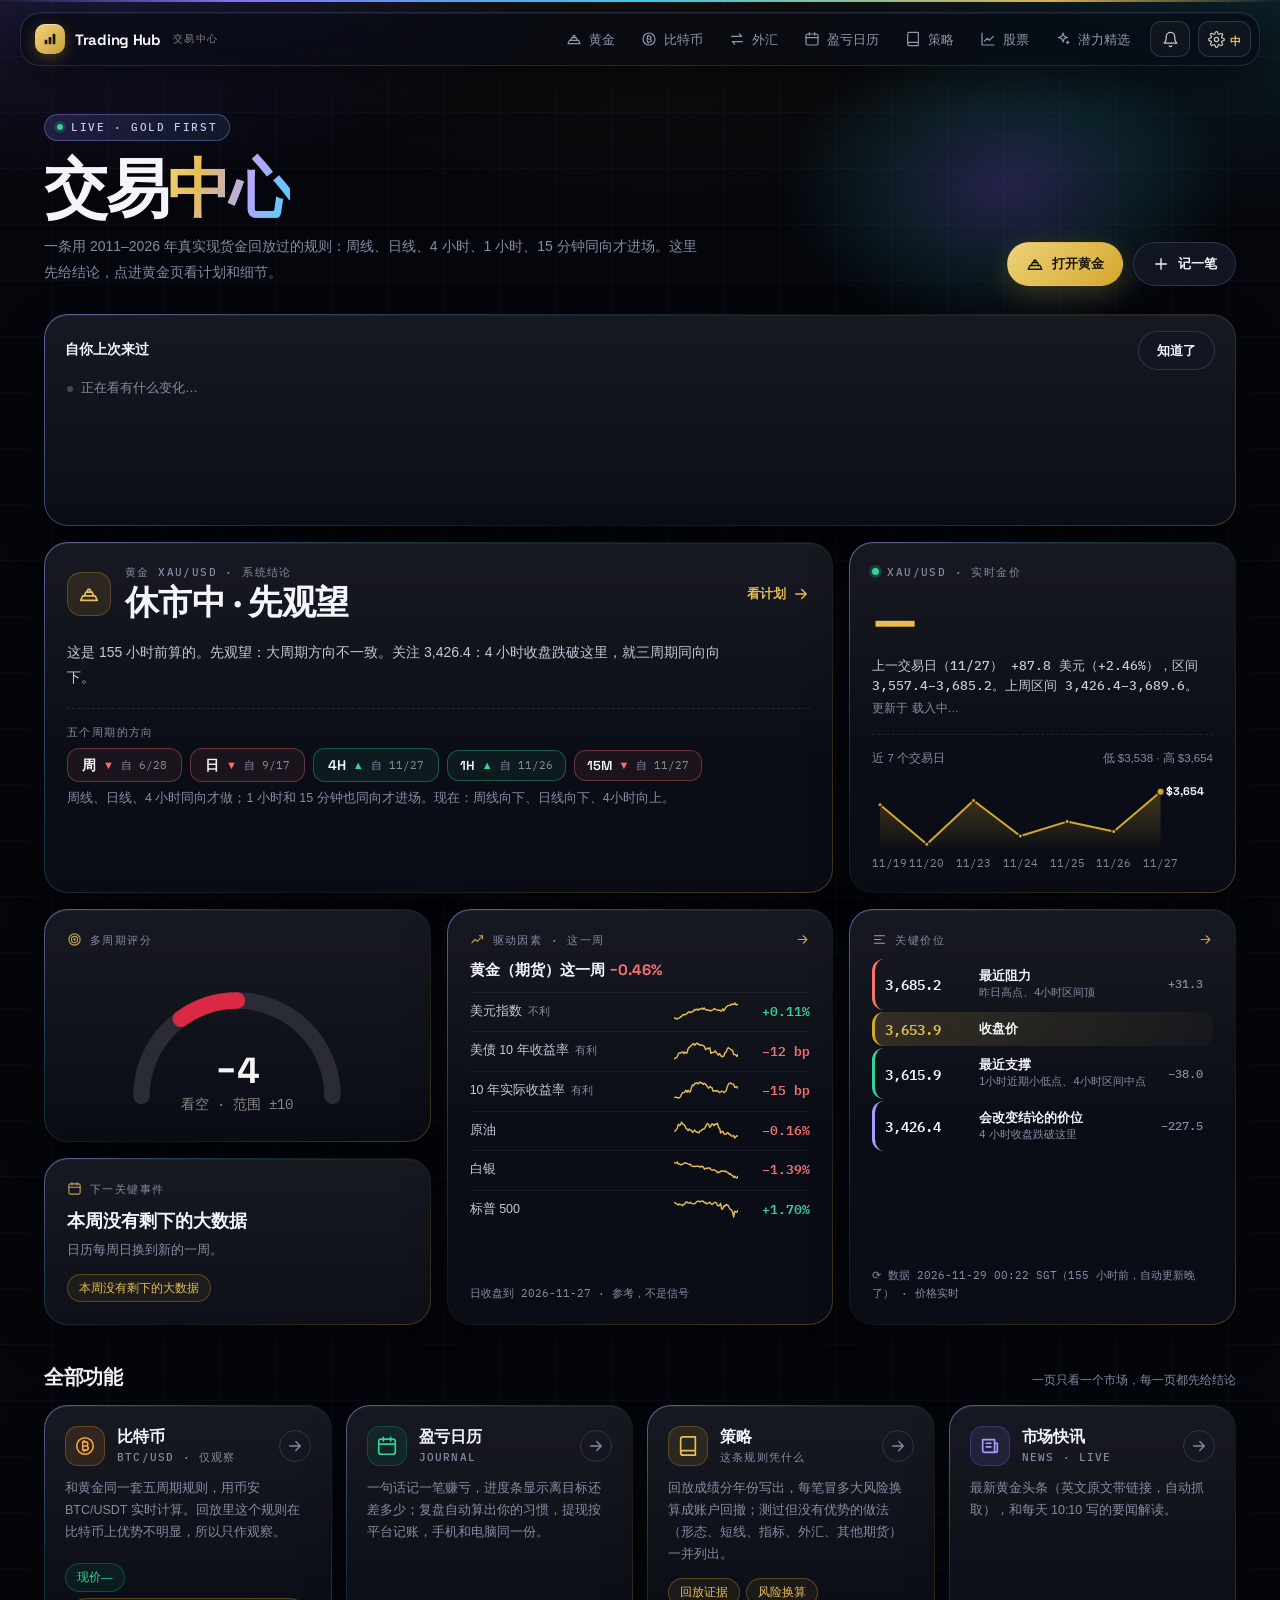
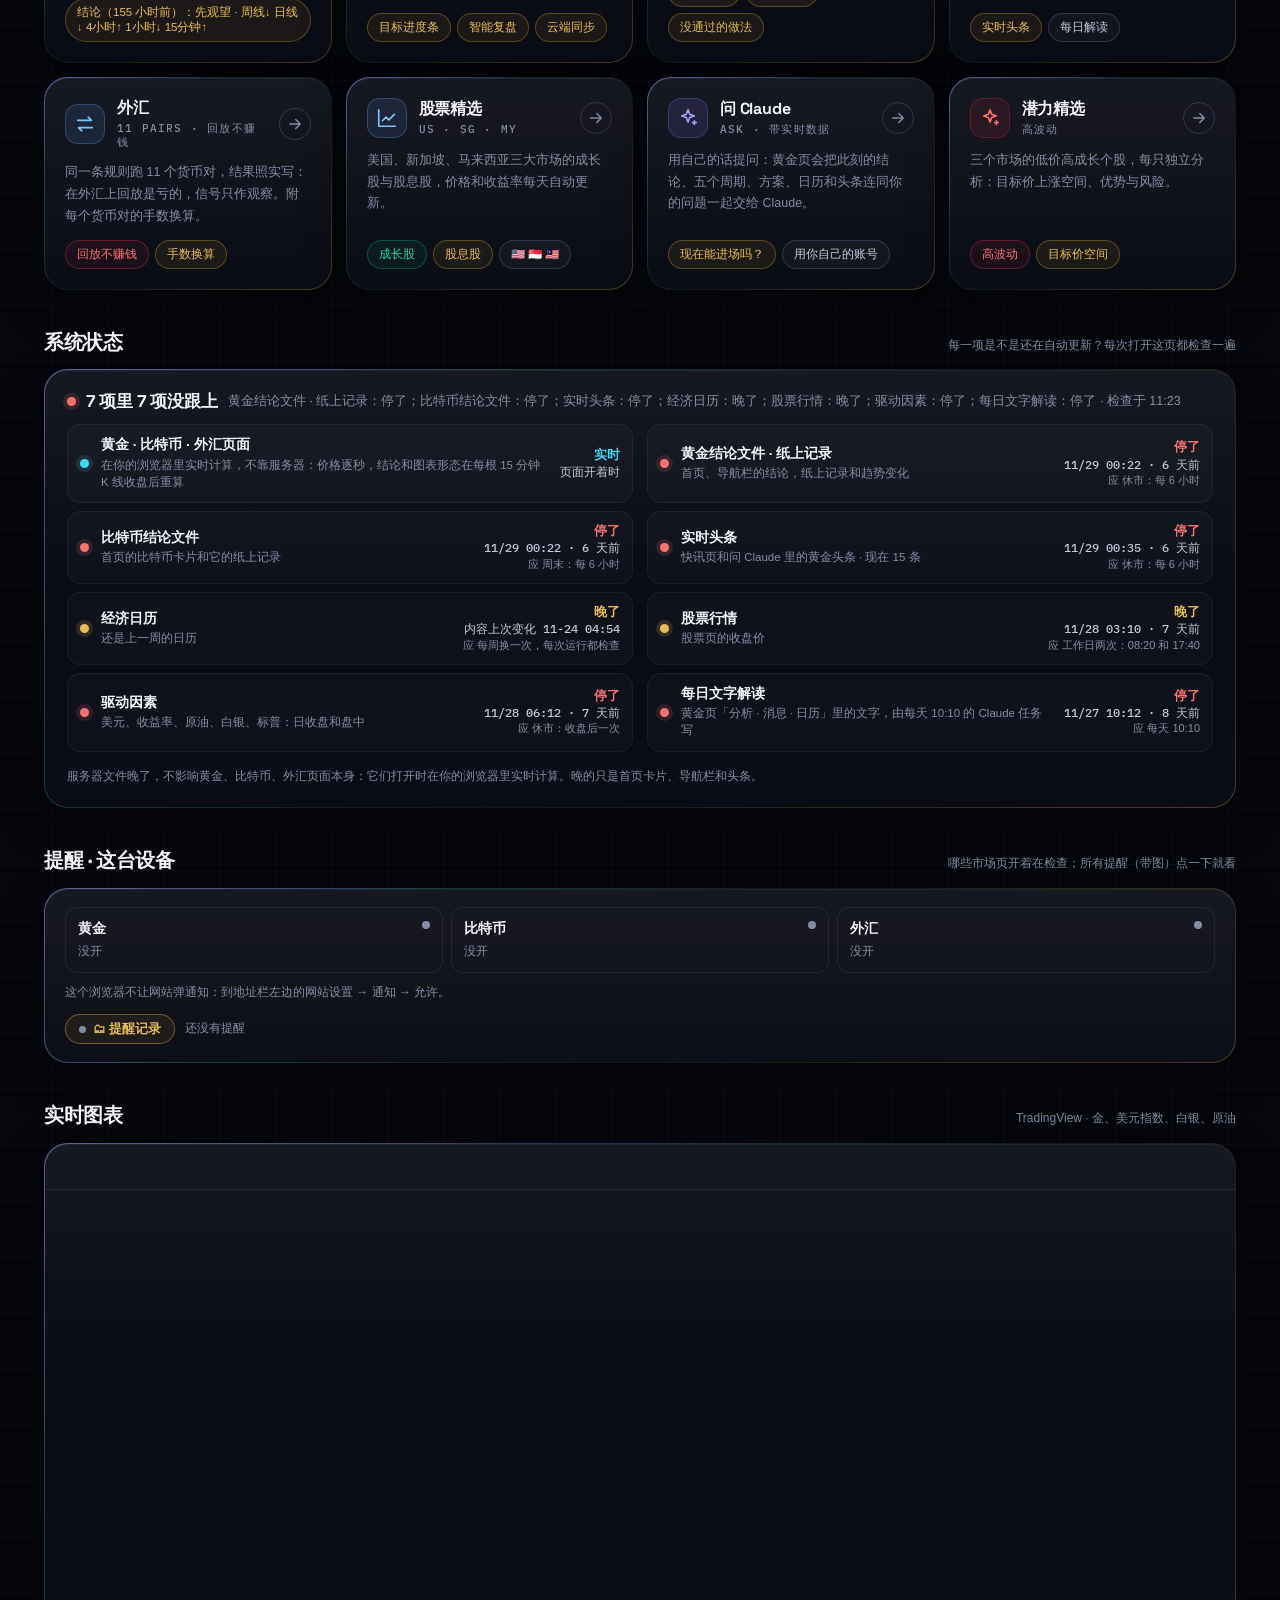
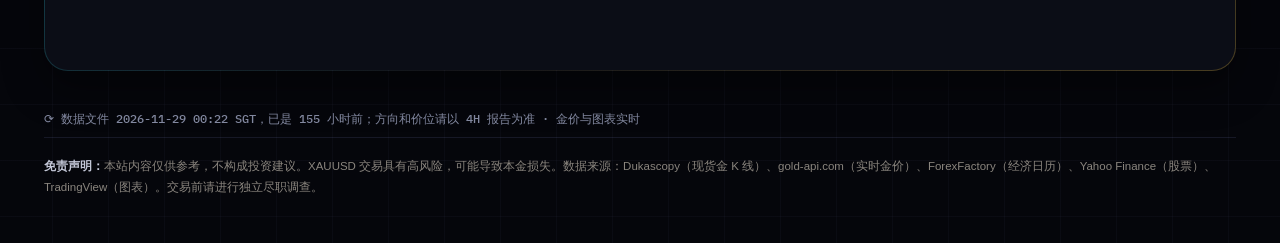
<file: index.html>
<!DOCTYPE html>
<html lang="zh">
<head>
<meta charset="UTF-8">
<meta name="viewport" content="width=device-width, initial-scale=1.0">
<title>Trading Hub · 交易中心</title>
<link rel="manifest" href="manifest.webmanifest">
<meta name="theme-color" content="#07070B">
<link rel="apple-touch-icon" href="assets/icon-192.png">
<link rel="preconnect" href="https://fonts.googleapis.com">
<link rel="preconnect" href="https://fonts.gstatic.com" crossorigin>
<link rel="stylesheet" href="https://fonts.googleapis.com/css2?family=IBM+Plex+Mono:wght@400;500;600&family=Space+Grotesk:wght@400;500;600;700&display=swap" media="print" onload="this.media='all'">
<style>
:root{
  --gold:#D4A72C;--gold-lt:#E6BE55;--gold-dk:#C2A055;--amber:#F5B23E;
  --bear:#F87171;--bull:#34D399;--blue:#60A5FA;--violet:#9B8CF0;--neut:#94A3B8;
  --m-bull:#0ab074;--m-bear:#db2943;
  --bg:#07070B;--bg2:#101016;--bg3:#17171F;--bg4:#22222C;
  --border:rgba(255,255,255,.075);--border-2:rgba(255,255,255,.13);--text:#C9C4BD;--dim:#8A857E;--ink:#F6F5F3;
  --f-d:'Space Grotesk','Noto Sans SC',sans-serif;--f-m:'IBM Plex Mono',monospace;
}
*{box-sizing:border-box;margin:0;padding:0}
body{background:var(--bg);color:var(--text);font-family:'Noto Sans SC',sans-serif;font-size:14px;line-height:1.65;min-height:100vh;-webkit-font-smoothing:antialiased}
a{color:inherit;text-decoration:none}
svg.i{width:18px;height:18px;stroke:currentColor;fill:none;stroke-width:1.8;stroke-linecap:round;stroke-linejoin:round;flex:none}
.wrap{max-width:1240px;margin:0 auto;padding:0 24px}
@media(max-width:560px){.wrap{padding:0 14px}}

/* hero */
.hero{position:relative;display:flex;align-items:flex-end;justify-content:space-between;gap:16px 24px;flex-wrap:wrap;padding:48px 0 28px}
.hero::before{content:"";position:absolute;right:0;top:-30px;width:min(460px,72%);height:300px;pointer-events:none;background:radial-gradient(closest-side,rgba(124,108,240,.28),rgba(66,214,245,.1) 55%,transparent);filter:blur(8px);z-index:-1}
.eyebrow{display:inline-flex;align-items:center;gap:8px;font:500 10.5px/1 var(--f-m);letter-spacing:1.6px;text-transform:uppercase;color:#CFC8FF;padding:7px 12px;border:1px solid rgba(169,155,255,.36);border-radius:999px;background:linear-gradient(120deg,rgba(124,108,240,.2),rgba(66,214,245,.08))}
.eyebrow i{width:6px;height:6px;border-radius:50%;background:var(--bull);box-shadow:0 0 0 3px rgba(52,211,153,.18)}
.hero h1{font:700 clamp(36px,6vw,64px)/1.02 var(--f-d);color:var(--ink);letter-spacing:-2.4px;margin-top:16px}
.hero h1 em{font-style:normal;background:linear-gradient(105deg,#F1D27A 0%,#E6BE55 24%,#B3A6FF 64%,#42D6F5 100%);-webkit-background-clip:text;background-clip:text;-webkit-text-fill-color:transparent}
.hero .sub{font-size:14px;color:var(--dim);margin-top:12px;max-width:660px;line-height:1.85}
.hero .acts{display:flex;gap:10px;flex-wrap:wrap}
.btn{display:inline-flex;align-items:center;justify-content:center;gap:8px;border:1px solid var(--border-2);background:var(--bg3);color:var(--ink);font:600 13px/1 var(--f-d);padding:12px 18px;border-radius:999px;cursor:pointer;transition:border-color .15s,transform .15s;white-space:nowrap}
.btn:hover{border-color:rgba(169,155,255,.6);transform:translateY(-1px)}
.btn.pri{background:linear-gradient(135deg,#EDD27A,var(--gold));color:#17130A;border-color:transparent;box-shadow:0 8px 28px rgba(212,167,44,.24)}

/* bento */
.bento{display:grid;grid-template-columns:repeat(12,minmax(0,1fr));gap:16px}
.s8{grid-column:span 8}.s4{grid-column:span 4}
@media(max-width:980px){.bento>*{grid-column:1/-1}}
.card{position:relative;display:block;padding:22px;min-width:0;border-radius:22px;border:1px solid var(--border);background:linear-gradient(180deg,rgba(255,255,255,.035),rgba(255,255,255,0) 180px),var(--bg2);box-shadow:inset 0 1px 0 rgba(255,255,255,.04),0 14px 40px rgba(0,0,0,.32)}
a.card{transition:border-color .2s,transform .2s}
a.card:hover{transform:translateY(-2px);box-shadow:inset 0 1px 0 rgba(255,255,255,.06),0 22px 60px rgba(124,108,240,.2)}
@media(max-width:560px){.card{padding:18px 16px;border-radius:20px}}
.lbl{display:flex;align-items:center;gap:8px;font:500 10.5px/1.4 var(--f-m);letter-spacing:1.4px;text-transform:uppercase;color:var(--dim)}
.lbl svg.i{width:15px;height:15px;color:var(--gold-dk)}
.ib{width:44px;height:44px;border-radius:14px;display:grid;place-items:center;background:rgba(212,167,44,.12);color:var(--gold-lt);border:1px solid rgba(212,167,44,.28);flex:none}
.ib svg.i{width:22px;height:22px}
.meta{display:flex;flex-wrap:wrap;gap:6px}
.chip{display:inline-flex;align-items:center;font:500 11.5px/1.3 'Noto Sans SC',sans-serif;padding:6px 11px;border-radius:999px;border:1px solid var(--border-2);background:rgba(255,255,255,.035);color:var(--text)}
.chip.gold{color:var(--gold-lt);border-color:rgba(212,167,44,.32);background:rgba(212,167,44,.08)}
.chip.bull{color:var(--bull);border-color:rgba(10,176,116,.35);background:rgba(10,176,116,.08)}
.chip.bear{color:var(--bear);border-color:rgba(219,41,67,.38);background:rgba(219,41,67,.08)}

/* the gold answer */
.gold-card{border:1px solid transparent;background:radial-gradient(90% 120% at 0% 0%,rgba(124,108,240,.26),transparent 55%) padding-box,radial-gradient(70% 90% at 100% 100%,rgba(230,190,85,.13),transparent 60%) padding-box,linear-gradient(var(--bg2),var(--bg2)) padding-box,linear-gradient(140deg,rgba(179,166,255,.95),rgba(66,214,245,.5) 34%,rgba(255,255,255,.08) 58%,rgba(230,190,85,.75)) border-box;box-shadow:inset 0 1px 0 rgba(255,255,255,.07),0 30px 80px rgba(124,108,240,.2)}
/* key levels: the prices around the price now, highest first */
.lv-card{display:flex;flex-direction:column;text-decoration:none;color:inherit}
.lv-card .lbl .go{margin-left:auto;color:var(--gold-lt);display:inline-flex}
.lv-list{list-style:none;display:grid;gap:2px;margin:12px 0 0;padding:0;min-height:236px;align-content:start}
.lv-list li{display:grid;grid-template-columns:84px minmax(0,1fr) auto;align-items:center;gap:10px;padding:9px 10px;border-radius:12px;border-left:3px solid transparent}
.lv-list li b{font:600 14px/1 var(--f-m);color:var(--ink);font-variant-numeric:tabular-nums}
.lv-list li strong{display:block;font:600 12.5px/1.35 'Noto Sans SC',sans-serif;color:var(--ink)}
.lv-list li small{display:block;font-size:11px;line-height:1.4;color:var(--dim);white-space:nowrap;overflow:hidden;text-overflow:ellipsis}
.lv-list li em{font:500 12px/1 var(--f-m);font-style:normal;color:var(--dim);font-variant-numeric:tabular-nums}
.lv-list li.res{border-left-color:var(--bear)} .lv-list li.sup{border-left-color:var(--bull)} .lv-list li.watch{border-left-color:var(--ai)}
.lv-list li.stop b{color:var(--bear)} .lv-list li.tgt b{color:var(--bull)}
.lv-list li.now{background:linear-gradient(90deg,rgba(230,190,85,.16),rgba(230,190,85,.03));border-left-color:var(--gold)} .lv-list li.now b{color:var(--gold-lt)}
.lv-card .ut{margin-top:auto;padding-top:10px;font:400 11px/1.6 var(--f-m);color:var(--dim)}
.gc-top{display:flex;align-items:center;gap:14px}
.gc-top .go{margin-left:auto}
.verdict-big{font:700 clamp(24px,3.4vw,34px)/1.2 var(--f-d);color:var(--ink);letter-spacing:-.6px;margin-top:4px}
.vd{font-size:14px;color:var(--text);line-height:1.8;margin:16px 0 14px;max-width:680px}
/* room for the text that arrives a moment later, so the cards below do not jump */
.vd{min-height:3.6em}.pd{min-height:3.2em}.tfd{min-height:3.4em}#hub-main-chips{min-height:30px}
.tfrow{display:grid;grid-template-columns:minmax(0,1fr);gap:4px;margin-top:18px;padding-top:16px;border-top:1px dashed rgba(255,255,255,.09)}
.tfv{font:600 16px/1.4 var(--f-d);color:var(--ink);display:flex;flex-wrap:wrap;gap:8px;margin:4px 0 2px;min-height:34px;align-items:center}
.tfl{display:inline-flex;align-items:center;gap:7px;padding:8px 12px;border-radius:12px;background:var(--bg3);border:1px solid var(--border);font:600 13px/1 var(--f-d);color:var(--text)}
.tfl i{font-style:normal;color:var(--ink)} .tfl b{font-size:11px} .tfl small{font:400 11px/1 var(--f-m);color:var(--dim)}
.tfl.up{border-color:rgba(52,211,153,.35);background:rgba(52,211,153,.07)} .tfl.up b{color:var(--bull)}
.tfl.dn{border-color:rgba(248,113,113,.35);background:rgba(248,113,113,.07)} .tfl.dn b{color:var(--bear)}
.tfl.big{padding:9px 14px} .tfl.big i{font-size:14px}
.since-card{margin:0 0 16px;padding:16px 20px;min-height:212px;border-color:rgba(167,139,250,.28)}
.since-card .sn-h{display:flex;align-items:center;justify-content:space-between;gap:10px;margin-bottom:8px}
.since-card .sn-h b{font:600 14px/1.4 'Space Grotesk','Noto Sans SC',sans-serif;color:var(--ink)}
.sn-list{list-style:none;margin:0;padding:0;display:grid;gap:6px}
.sn-list li{position:relative;padding-left:16px;font-size:13px;line-height:1.6;color:var(--text)}
.sn-list li::before{content:"";position:absolute;left:2px;top:.62em;width:6px;height:6px;border-radius:50%;background:rgba(255,255,255,.22)}
.sn-list li.chg::before{background:#A78BFA;box-shadow:0 0 0 3px rgba(167,139,250,.18)}.sn-list li.chg>span:first-child{color:var(--ink)}
.sn-list .sn-px{color:var(--dim);margin-left:6px}.sn-list a{color:#C4B5FD;text-decoration:none;margin-left:6px}
.sn-list .sn-load{color:var(--dim)}
@media(max-width:640px){.since-card{min-height:280px;padding:14px 16px}}
.stack{display:flex;flex-direction:column;gap:16px;min-width:0} .stack>.card{min-width:0} .stack>.ev-card{flex:1}
.drv-card{display:flex;flex-direction:column;text-decoration:none;color:inherit}
.drv-card .lbl .go{margin-left:auto;color:var(--gold-lt);display:inline-flex}
.drv-top{font:600 15px/1.5 var(--f-d);color:var(--ink);margin-top:12px}
.drv-top b.up{color:var(--bull)} .drv-top b.dn{color:var(--bear)}
.drv-list{list-style:none;display:grid;gap:2px;margin:10px 0 0;padding:0;min-height:232px;align-content:start}
.drv-list li{display:grid;grid-template-columns:minmax(0,1fr) 64px auto;align-items:center;gap:10px;padding:8px 0;border-top:1px solid rgba(255,255,255,.05);font-size:12.5px;color:var(--text)}
.drv-list li span.nm{white-space:nowrap;overflow:hidden;text-overflow:ellipsis}
.drv-list li svg{display:block;width:64px;height:20px}
.drv-list li b{font:600 12.5px/1 var(--f-m);font-variant-numeric:tabular-nums;min-width:62px;text-align:right}
.drv-list li b.up{color:var(--bull)} .drv-list li b.dn{color:var(--bear)}
.drv-list li em{font-style:normal;font-size:11px;color:var(--dim);margin-left:6px}
.drv-card .ut{margin-top:auto;padding-top:10px;font:400 11px/1.6 var(--f-m);color:var(--dim)}
.tfd{font-size:12.5px;color:var(--dim);line-height:1.7}
.go{display:inline-flex;align-items:center;gap:6px;font:600 12.5px/1 var(--f-d);color:var(--gold-lt);white-space:nowrap}

/* price */
.pbig{font:700 clamp(40px,5vw,52px)/1 var(--f-d);letter-spacing:-1.8px;margin-top:14px;background:linear-gradient(120deg,var(--gold-lt),var(--amber) 60%,var(--gold-dk));-webkit-background-clip:text;background-clip:text;-webkit-text-fill-color:transparent;font-variant-numeric:tabular-nums}
.pd{font:500 12.5px/1.6 var(--f-m);color:var(--text);margin-top:10px}
.ptime{font-size:11.5px;color:var(--dim);margin-top:4px}
.live{width:7px;height:7px;border-radius:50%;background:var(--bull);box-shadow:0 0 0 3px rgba(52,211,153,.2);animation:pulse 2s ease-in-out infinite}
@keyframes pulse{50%{opacity:.35}}
.g7{margin-top:16px;padding-top:14px;border-top:1px dashed rgba(255,255,255,.09)}
.pv-k{display:flex;justify-content:space-between;gap:10px;font-size:11.5px;color:var(--dim);margin-bottom:6px}
.g7 svg,.score-card>svg{display:block;width:100%;height:auto}

/* the three small cards */
.score-card{display:flex;flex-direction:column;gap:10px}
.score-card>svg{max-width:280px;margin:4px auto 0}
.evv{font:700 18px/1.4 var(--f-d);color:var(--ink);margin-top:12px}
.evd{font-size:12.5px;color:var(--dim);line-height:1.75;margin:6px 0 12px}
.now-card ul{list-style:none;display:grid;gap:10px;margin-top:12px}
.now-card li{font-size:12.5px;line-height:1.75;color:var(--text);padding-left:14px;position:relative}
.now-card li::before{content:'';position:absolute;left:0;top:.75em;width:5px;height:5px;border-radius:50%;background:var(--gold)}
.now-card li strong{color:var(--ink);font-weight:600}
.now-card .ut{font:400 11px/1.6 var(--f-m);color:var(--dim);margin-top:12px;padding-top:10px;border-top:1px dashed rgba(255,255,255,.09)}

/* sections */
.sec{display:flex;align-items:baseline;justify-content:space-between;gap:8px 16px;flex-wrap:wrap;margin:40px 0 14px}
.sec h2{font:700 20px/1.2 var(--f-d);color:var(--ink);letter-spacing:-.4px}
.sec span{font-size:12px;color:var(--dim)}
/* system status: one row per feed, a dot for on time / late / stopped */
.sys-card{padding:20px 22px}
.sys-head{display:flex;align-items:center;gap:10px;flex-wrap:wrap;margin-bottom:12px}
.sys-head i,.sys-list li>i{width:9px;height:9px;border-radius:50%;background:var(--dim);flex:none}
.sys-head b{font:700 17px/1.3 var(--f-d,'Space Grotesk'),'Noto Sans SC',sans-serif;color:var(--ink)}
.sys-head span{font-size:12.5px;color:var(--dim);line-height:1.5}
.sys-head.s-ok i,.sys-list li.s-ok>i{background:var(--bull);box-shadow:0 0 0 4px rgba(52,211,153,.14)}
.sys-head.s-late i,.sys-list li.s-late>i{background:var(--gold-lt);box-shadow:0 0 0 4px rgba(230,190,85,.14)}
.sys-head.s-stale i,.sys-list li.s-stale>i,.sys-list li.s-none>i{background:var(--bear);box-shadow:0 0 0 4px rgba(248,113,113,.14)}
.sys-list li.s-live>i{background:var(--ai-3);box-shadow:0 0 0 4px rgba(66,214,245,.14)}
.sys-list{list-style:none;margin:0;padding:0;display:grid;grid-template-columns:repeat(2,minmax(0,1fr));gap:8px 14px;min-height:330px;align-content:start}
.sys-list li{display:grid;grid-template-columns:auto minmax(0,1fr) auto;align-items:center;gap:12px;padding:11px 12px;border-radius:14px;background:rgba(255,255,255,.025);border:1px solid rgba(160,170,255,.08)}
.sys-list strong{display:block;font:600 13.5px/1.35 'Noto Sans SC',sans-serif;color:var(--ink)}
.sys-list small{display:block;font-size:11.5px;line-height:1.5;color:var(--dim);margin-top:2px}
.sys-list .rt{text-align:right;min-width:0}
.sys-list .rt b{display:block;font:600 12.5px/1.3 'Noto Sans SC',sans-serif;color:var(--dim)}
.sys-list li.s-ok .rt b{color:var(--bull)} .sys-list li.s-late .rt b{color:var(--gold-lt)} .sys-list li.s-stale .rt b,.sys-list li.s-none .rt b{color:var(--bear)} .sys-list li.s-live .rt b{color:var(--ai-3)}
.sys-list .rt em{display:block;font:500 11.5px/1.5 var(--f-m);font-style:normal;color:var(--text);font-variant-numeric:tabular-nums;white-space:nowrap}
.sys-list .rt span{display:block;font-size:11px;line-height:1.4;color:var(--dim);white-space:nowrap}
.sys-tip{font-size:12px;line-height:1.7;color:var(--dim);margin:12px 0 0}
.sys-tip:empty{display:none}
@media(max-width:900px){.sys-list{grid-template-columns:minmax(0,1fr);min-height:0}}
@media(max-width:560px){.sys-card{padding:16px 14px}.sys-list li{grid-template-columns:auto minmax(0,1fr);row-gap:6px}.sys-list .rt{grid-column:2;text-align:left;display:flex;flex-wrap:wrap;gap:2px 10px;align-items:baseline}.sys-list .rt em,.sys-list .rt span{white-space:normal}}
.tiles{display:grid;grid-template-columns:repeat(4,minmax(0,1fr));gap:14px}
@media(max-width:1240px){.tiles{grid-template-columns:repeat(3,minmax(0,1fr))}}
@media(max-width:1060px){.tiles{grid-template-columns:repeat(2,minmax(0,1fr))}}
@media(max-width:640px){.tiles{grid-template-columns:minmax(0,1fr)}}
.tile{display:flex;flex-direction:column;gap:12px;padding:20px;border-radius:20px;border:1px solid var(--border);background:linear-gradient(180deg,rgba(255,255,255,.03),rgba(255,255,255,0) 140px),var(--bg2);transition:border-color .2s,transform .2s;min-width:0}
.tile:hover{border-color:rgba(212,167,44,.4);transform:translateY(-2px)}
.tile .th{display:flex;align-items:center;gap:12px}
.tile .tt{font:700 16px/1.25 var(--f-d);color:var(--ink);letter-spacing:-.2px}
.tile .tt small{display:block;font:500 10.5px/1.4 var(--f-m);letter-spacing:1.2px;color:var(--dim);text-transform:uppercase;margin-top:3px}
.tile .arr{margin-left:auto;width:32px;height:32px;border-radius:50%;display:grid;place-items:center;border:1px solid var(--border-2);color:var(--dim);transition:all .2s}
.tile:hover .arr{color:#17130A;background:var(--gold-lt);border-color:transparent}
.tile p{font-size:12.5px;color:var(--dim);line-height:1.75;flex:1}
.tile .ib{width:40px;height:40px;border-radius:13px}
.ib.b{background:rgba(247,147,26,.12);color:#F7A23C;border-color:rgba(247,147,26,.3)}
.ib.g{background:rgba(10,176,116,.1);color:var(--bull);border-color:rgba(10,176,116,.28)}
.ib.v{background:rgba(124,108,240,.13);color:#A99BFF;border-color:rgba(124,108,240,.3)}
.ib.s{background:rgba(96,165,250,.11);color:#7CC4FF;border-color:rgba(96,165,250,.28)}
.ib.r{background:rgba(219,41,67,.1);color:var(--bear);border-color:rgba(219,41,67,.28)}

/* chart */
.chart-card{padding:0;overflow:hidden}
.tape{border-bottom:1px solid var(--border);min-height:46px}
.chart-box{height:480px}
@media(max-width:640px){.chart-box{height:380px}}
footer{max-width:1240px;margin:40px auto 0;padding:0 24px 44px}
.upd{font:500 11.5px var(--f-m);color:var(--dim);margin-bottom:10px}
.disc{font-size:11.5px;color:var(--dim);line-height:1.85;border-top:1px solid var(--border);padding-top:18px}
.disc strong{color:var(--text)}
@media(prefers-reduced-motion:reduce){.live{animation:none}}

/* phones: nothing smaller than 11px */
.al-card{padding:18px 20px}.al-more{display:flex;align-items:center;gap:10px;flex-wrap:wrap;margin-top:12px}.al-more .al-btn{margin-left:0}.al-last{font-size:12px;color:var(--dim);min-width:0}
@media(max-width:640px){.al-card{padding:14px}.lbl,.tile .tt small,.pv-k,.upd,.ptime,.chip{font-size:11px}.hero{padding-top:26px}.hero .acts{width:100%}.hero .acts .btn{flex:1}.gc-top .go{display:none}.sec{margin-top:32px}}
</style>
<link rel="stylesheet" href="assets/site.css?v=13">
<meta name="i18n" content="en">
<meta name="i18n-title" content="Trading Hub · Gold first">
<script src="assets/i18n.js?v=2"></script>
</head>
<body>
<div class="topstrip"></div>

<nav class="navbar" aria-label="网站导航" data-en-label="Site navigation">
  <a class="brand" href="index.html"><span class="logo"><svg viewBox="0 0 24 24" aria-hidden="true"><rect x="4" y="13" width="4" height="7" rx="1.2" fill="#17130A"/><rect x="10" y="9" width="4" height="11" rx="1.2" fill="#17130A"/><rect x="16" y="4" width="4" height="16" rx="1.2" fill="#17130A"/></svg></span><span class="t">Trading Hub</span><small>交易中心</small></a>
  <a class="nl" href="report.html"><svg viewBox="0 0 24 24" aria-hidden="true"><path d="M3 19h18l-2.2-5H5.2z"/><path d="M7 14l1.6-4h6.8l1.6 4"/><path d="M10 10l.8-3h2.4l.8 3"/></svg>黄金</a>
  <a class="nl" href="btc.html"><svg viewBox="0 0 24 24" aria-hidden="true"><circle cx="12" cy="12" r="9"/><path d="M9.5 7.5v9M9.5 7.5h3.3a2.2 2.2 0 0 1 0 4.5H9.5M9.5 12h3.8a2.2 2.2 0 0 1 0 4.5H9.5M11 6v1.5M11 16.5V18"/></svg>比特币</a>
  <a class="nl" href="forex.html"><svg viewBox="0 0 24 24" aria-hidden="true"><path d="M4 8h15l-3.5-3.5M20 16H5l3.5 3.5"/></svg>外汇</a>
  <a class="nl" href="journal.html"><svg viewBox="0 0 24 24" aria-hidden="true"><rect x="3" y="4.5" width="18" height="16.5" rx="2.5"/><path d="M16 2.5v4M8 2.5v4M3 10h18"/></svg>盈亏日历</a>
  <a class="nl" href="strategy.html"><svg viewBox="0 0 24 24" aria-hidden="true"><path d="M4 19.5A2.5 2.5 0 0 1 6.5 17H20V2H6.5A2.5 2.5 0 0 0 4 4.5z"/><path d="M4 19.5A2.5 2.5 0 0 0 6.5 22H20v-5"/></svg>策略</a>
  <a class="nl" href="stocks.html"><svg viewBox="0 0 24 24" aria-hidden="true"><path d="M3 3v18h18"/><path d="m7 15 4-4 3 3 6-6"/></svg>股票</a>
  <a class="nl" href="potential.html"><svg viewBox="0 0 24 24" aria-hidden="true"><path d="M12 3l1.8 4.9 4.9 1.8-4.9 1.8L12 16.4l-1.8-4.9-4.9-1.8 4.9-1.8z"/><path d="M19 15v4M17 17h4"/></svg>潜力精选</a>
</nav>

<main class="wrap">
  <header class="hero">
    <div>
      <span class="eyebrow"><i></i>Live · Gold first</span>
      <h1 data-en-html="Trading <em>Hub</em>">交易<em>中心</em></h1>
      <p class="sub" data-en="One rule, replayed on real spot gold from 2011 to 2026: enter only when the weekly, daily, 4-hour, 1-hour and 15-minute trends all agree. The answer comes first here; open the gold page for the plan and the details.">一条用 2011–2026 年真实现货金回放过的规则：周线、日线、4 小时、1 小时、15 分钟同向才进场。这里先给结论，点进黄金页看计划和细节。</p>
    </div>
    <div class="acts">
      <a class="btn pri" href="report.html"><svg class="i" viewBox="0 0 24 24"><path d="M3 19h18l-2.2-5H5.2z"/><path d="M7 14l1.6-4h6.8l1.6 4"/><path d="M10 10l.8-3h2.4l.8 3"/></svg><span data-en="Open gold">打开黄金</span></a>
      <a class="btn" href="journal.html"><svg class="i" viewBox="0 0 24 24"><path d="M12 5v14M5 12h14"/></svg><span data-en="Log a trade">记一笔</span></a>
    </div>
  </header>

  <section class="card since-card" id="hub-since" hidden aria-label="自你上次来过" data-en-label="Since your last visit">
    <div class="sn-h"><b id="sn-t"><span data-en="Since your last visit">自你上次来过</span></b><button type="button" class="btn sm ghost" id="sn-x" data-en="Got it">知道了</button></div>
    <ul class="sn-list" id="sn-list"><li class="sn-load"><span data-en="Checking what changed…">正在看有什么变化…</span></li></ul>
  </section>
  <script>try{var s0=JSON.parse(localStorage.getItem("hub.seen"));if(s0&&s0.at&&Date.now()-s0.at>9e5)document.getElementById("hub-since").hidden=false}catch(e){}</script>

  <section class="bento" aria-label="黄金现在" data-en-label="Gold now">
    <a class="card gold-card s8" href="report.html">
      <div class="gc-top">
        <span class="ib"><svg class="i" viewBox="0 0 24 24"><path d="M3 19h18l-2.2-5H5.2z"/><path d="M7 14l1.6-4h6.8l1.6 4"/><path d="M10 10l.8-3h2.4l.8 3"/></svg></span>
        <div><div class="lbl" data-en="Gold XAU/USD · The rule's answer">黄金 XAU/USD · 系统结论</div><div class="verdict-big" id="pulse-verdict">—</div></div>
        <span class="go"><span data-en="See the plan">看计划</span> <svg class="i" viewBox="0 0 24 24"><path d="M5 12h14M13 6l6 6-6 6"/></svg></span>
      </div>
      <p class="vd" id="pulse-verdict-d" data-en="Loading…">载入中…</p>
      <div class="tfrow"><div class="lbl" data-en="Direction on the five timeframes">五个周期的方向</div><div class="tfv" id="pulse-tf">—</div><div class="tfd" id="pulse-tf-d" data-en="Loading…">载入中…</div></div>
    </a>

    <div class="card s4">
      <div class="lbl"><span class="live"></span><span data-en="XAU/USD · Live gold price">XAU/USD · 实时金价</span></div>
      <div class="pbig js-live-price">—</div>
      <div class="pd" id="pulse-gold" data-en="Loading…">载入中…</div>
      <div class="ptime"><span data-en="Updated">更新于</span> <span class="js-live-time" data-en="loading…">载入中…</span></div>
      <div class="g7"><div class="pv-k"><span data-en="Last 7 trading days">近 7 个交易日</span><span id="g7-range"></span></div><svg id="g7svg" viewBox="0 0 340 96" role="img" aria-label="黄金近 7 个交易日收盘走势" data-en-label="Gold closes over the last 7 trading days"></svg></div>
    </div>

    <div class="stack s4">
    <div class="card score-card">
      <div class="lbl"><svg class="i" viewBox="0 0 24 24"><circle cx="12" cy="12" r="9"/><circle cx="12" cy="12" r="5"/><circle cx="12" cy="12" r="1.2"/></svg><span data-en="Multi-timeframe score">多周期评分</span></div>
      <svg id="scoresvg" viewBox="0 0 170 96" role="img" aria-label="五个周期方向加权后的评分" data-en-label="Score of the five timeframes' weighted directions"></svg>
    </div>
    <a class="card ev-card" href="report.html#read-risk">
      <div class="lbl"><svg class="i" viewBox="0 0 24 24"><rect x="3" y="4.5" width="18" height="16.5" rx="2.5"/><path d="M16 2.5v4M8 2.5v4M3 10h18"/></svg><span data-en="Next key event">下一关键事件</span></div>
      <div class="evv" id="pulse-event">—</div>
      <div class="evd" id="pulse-event-d" data-en="Loading…">载入中…</div>
      <div class="meta" id="hub-risk-chips"></div>
    </a>
    </div>
    <a class="card drv-card s4" href="report.html#drivers">
      <div class="lbl"><svg class="i" viewBox="0 0 24 24"><path d="M3 17l5-5 4 3 8-9"/><path d="M15 6h5v5"/></svg><span data-en="What's moving gold · this week">驱动因素 · 这一周</span><span class="go"><svg class="i" viewBox="0 0 24 24"><path d="M5 12h14M13 6l6 6-6 6"/></svg></span></div>
      <div class="drv-top" id="hub-drv-top"><span data-en="Loading…">载入中…</span></div>
      <ul class="drv-list" id="hub-drv"></ul>
      <div class="ut" id="hub-drv-ft"></div>
    </a>
    <a class="card lv-card s4" href="report.html#dtabs">
      <div class="lbl"><svg class="i" viewBox="0 0 24 24"><path d="M4 6h16M4 12h10M4 18h16"/></svg><span data-en="Key levels">关键价位</span><span class="go"><svg class="i" viewBox="0 0 24 24"><path d="M5 12h14M13 6l6 6-6 6"/></svg></span></div>
      <ul class="lv-list" id="hub-levels"></ul>
      <div class="ut" id="pulse-updated"></div>
    </a>
  </section>

  <div class="sec"><h2 data-en="Everything">全部功能</h2><span data-en="One page per market, each with its answer first">一页只看一个市场，每一页都先给结论</span></div>
  <section class="tiles" aria-label="全部功能" data-en-label="Everything on the site">
    <a class="tile" href="btc.html">
      <div class="th"><span class="ib b"><svg class="i" viewBox="0 0 24 24"><circle cx="12" cy="12" r="9"/><path d="M9.5 7.5v9M9.5 7.5h3.3a2.2 2.2 0 0 1 0 4.5H9.5M9.5 12h3.8a2.2 2.2 0 0 1 0 4.5H9.5M11 6v1.5M11 16.5V18"/></svg></span><div class="tt" data-en-html="Bitcoin<small>BTC/USD · observe only</small>">比特币<small>BTC/USD · 仅观察</small></div><span class="arr"><svg class="i" viewBox="0 0 24 24"><path d="M5 12h14M13 6l6 6-6 6"/></svg></span></div>
      <p data-en="The same five-timeframe rule as gold, worked out live on Binance BTC/USDT. In its replay the rule showed no clear edge on Bitcoin, so it is for watching only.">和黄金同一套五周期规则，用币安 BTC/USDT 实时计算。回放里这个规则在比特币上优势不明显，所以只作观察。</p>
      <div class="meta"><span class="chip bull" data-en-html="Price <span id=&quot;hub-btc-price&quot;>—</span>">现价 <span id="hub-btc-price">—</span></span><span id="hub-btc-chips" style="display:contents"><span class="chip gold" data-en="Loading…">载入中…</span></span></div>
    </a>
    <a class="tile" href="journal.html">
      <div class="th"><span class="ib g"><svg class="i" viewBox="0 0 24 24"><rect x="3" y="4.5" width="18" height="16.5" rx="2.5"/><path d="M16 2.5v4M8 2.5v4M3 10h18"/></svg></span><div class="tt" data-en-html="P&amp;L Journal<small>Goals · withdrawals · sync</small>">盈亏日历<small>Journal</small></div><span class="arr"><svg class="i" viewBox="0 0 24 24"><path d="M5 12h14M13 6l6 6-6 6"/></svg></span></div>
      <p data-en="Log a trade in one line, see how far you are from your goal, get your habits worked out from your own records, and keep withdrawals by platform, the same on phone and computer.">一句话记一笔赚亏，进度条显示离目标还差多少；复盘自动算出你的习惯，提现按平台记账，手机和电脑同一份。</p>
      <div class="meta"><span class="chip gold" data-en="Goal bar">目标进度条</span><span class="chip gold" data-en="Insights">智能复盘</span><span class="chip gold" data-en="Cloud sync">云端同步</span></div>
    </a>
    <a class="tile" href="strategy.html">
      <div class="th"><span class="ib"><svg class="i" viewBox="0 0 24 24"><path d="M4 19.5A2.5 2.5 0 0 1 6.5 17H20V2H6.5A2.5 2.5 0 0 0 4 4.5z"/><path d="M4 19.5A2.5 2.5 0 0 0 6.5 22H20v-5"/></svg></span><div class="tt" data-en-html="Strategy<small>Why this rule</small>">策略<small>这条规则凭什么</small></div><span class="arr"><svg class="i" viewBox="0 0 24 24"><path d="M5 12h14M13 6l6 6-6 6"/></svg></span></div>
      <p data-en="The replay results year by year, what each trade's risk means for the account's worst fall, and the approaches that were tested and showed no edge (patterns, short-term, indicators, forex, other futures).">回放成绩分年份写出，每笔冒多大风险换算成账户回撤；测过但没有优势的做法（形态、短线、指标、外汇、其他期货）一并列出。</p>
      <div class="meta"><span class="chip gold" data-en="Replay evidence">回放证据</span><span class="chip gold" data-en="Risk in numbers">风险换算</span><span class="chip gold" data-en="What failed">没通过的做法</span></div>
    </a>
    <a class="tile" href="report.html#read-news">
      <div class="th"><span class="ib v"><svg class="i" viewBox="0 0 24 24"><path d="M4 5h13v14H6a2 2 0 0 1-2-2z"/><path d="M17 9h3v8a2 2 0 0 1-2 2M8 9h5M8 13h5"/></svg></span><div class="tt" data-en-html="Market news<small>News · Live</small>">市场快讯<small>News · Live</small></div><span class="arr"><svg class="i" viewBox="0 0 24 24"><path d="M5 12h14M13 6l6 6-6 6"/></svg></span></div>
      <p data-en="The latest gold headlines (in English with links, fetched automatically), and the 10:10 daily write-up of what moved gold (in Chinese).">最新黄金头条（英文原文带链接，自动抓取），和每天 10:10 写的要闻解读。</p>
      <div class="meta"><span class="chip gold" data-en="Live headlines">实时头条</span><span class="chip" data-en="Daily write-up">每日解读</span></div>
    </a>
    <a class="tile" href="forex.html">
      <div class="th"><span class="ib s"><svg class="i" viewBox="0 0 24 24"><path d="M4 8h15l-3.5-3.5M20 16H5l3.5 3.5"/></svg></span><div class="tt" data-en-html="Forex<small>11 pairs · loses in the replay</small>">外汇<small>11 pairs · 回放不赚钱</small></div><span class="arr"><svg class="i" viewBox="0 0 24 24"><path d="M5 12h14M13 6l6 6-6 6"/></svg></span></div>
      <p data-en="The same rule on 11 currency pairs, results as they are: it loses on forex in the replay, so its signals are for watching only. With lot sizes for each pair.">同一条规则跑 11 个货币对，结果照实写：在外汇上回放是亏的，信号只作观察。附每个货币对的手数换算。</p>
      <div class="meta"><span class="chip bear" data-en="Loses in the replay">回放不赚钱</span><span class="chip gold" data-en="Lot sizes">手数换算</span></div>
    </a>
    <a class="tile" href="stocks.html">
      <div class="th"><span class="ib s"><svg class="i" viewBox="0 0 24 24"><path d="M3 3v18h18"/><path d="m7 15 4-4 3 3 6-6"/></svg></span><div class="tt" data-en-html="Stocks<small>US · SG · MY</small>">股票精选<small>US · SG · MY</small></div><span class="arr"><svg class="i" viewBox="0 0 24 24"><path d="M5 12h14M13 6l6 6-6 6"/></svg></span></div>
      <p data-en="Growth and dividend stocks in the US, Singapore and Malaysia, with prices and yields updated every day (research text in Chinese).">美国、新加坡、马来西亚三大市场的成长股与股息股，价格和收益率每天自动更新。</p>
      <div class="meta"><span class="chip bull" data-en="Growth">成长股</span><span class="chip gold" data-en="Dividend">股息股</span><span class="chip">🇺🇸 🇸🇬 🇲🇾</span></div>
    </a>
    <a class="tile" href="report.html#ask">
      <div class="th"><span class="ib v"><svg class="i" viewBox="0 0 24 24"><path d="M12 3l1.8 4.9 4.9 1.8-4.9 1.8L12 16.4l-1.8-4.9-4.9-1.8 4.9-1.8z"/><path d="M19 15v4M17 17h4"/></svg></span><div class="tt" data-en-html="Ask Claude<small>With live data</small>">问 Claude<small>Ask · 带实时数据</small></div><span class="arr"><svg class="i" viewBox="0 0 24 24"><path d="M5 12h14M13 6l6 6-6 6"/></svg></span></div>
      <p data-en="Ask in your own words: the gold page hands Claude its live answer, the five timeframes, the plan, the calendar and the headlines along with your question.">用自己的话提问：黄金页会把此刻的结论、五个周期、方案、日历和头条连同你的问题一起交给 Claude。</p>
      <div class="meta"><span class="chip gold" data-en="Can I enter now?">现在能进场吗？</span><span class="chip" data-en="Your own Claude account">用你自己的账号</span></div>
    </a>
    <a class="tile" href="potential.html">
      <div class="th"><span class="ib r"><svg class="i" viewBox="0 0 24 24"><path d="M12 3l1.8 4.9 4.9 1.8-4.9 1.8L12 16.4l-1.8-4.9-4.9-1.8 4.9-1.8z"/><path d="M19 15v4M17 17h4"/></svg></span><div class="tt" data-en-html="High Potential<small>volatile</small>">潜力精选<small>高波动</small></div><span class="arr"><svg class="i" viewBox="0 0 24 24"><path d="M5 12h14M13 6l6 6-6 6"/></svg></span></div>
      <p data-en="Low-priced, fast-growing stocks in the three markets, each analysed on its own: target upside, strengths and risks (in Chinese).">三个市场的低价高成长个股，每只独立分析：目标价上涨空间、优势与风险。</p>
      <div class="meta"><span class="chip bear" data-en="Volatile">高波动</span><span class="chip gold" data-en="Target upside">目标价空间</span></div>
    </a>
  </section>

  <div class="sec"><h2 data-en="System status">系统状态</h2><span data-en="Is everything still updating itself? Checked each time you open this page">每一项是不是还在自动更新？每次打开这页都检查一遍</span></div>
  <section class="card sys-card" id="hub-sys" aria-label="系统状态" data-en-label="System status">
    <div class="sys-head s-wait" id="sys-head"><i></i><b><span data-en="Checking…">检查中…</span></b></div>
    <ul class="sys-list" id="sys-list"></ul>
    <p class="sys-tip" id="sys-tip"></p>
  </section>

  <div class="sec"><h2 data-en="Alerts on this device">提醒 · 这台设备</h2><span data-en="Which market pages are open and checking now; every alert, with its chart, behind one button">哪些市场页开着在检查；所有提醒（带图）点一下就看</span></div>
  <section class="card al-card" id="hub-al" aria-label="提醒" data-en-label="Alerts">
    <div class="al-st" id="hub-al-st"></div>
    <div class="al-more"><button type="button" class="al-btn" id="hub-al-open" aria-haspopup="dialog"><span class="al-dot"></span><span data-en="🗂 Alert record">🗂 提醒记录</span><span class="al-btn-n" id="hub-al-n" hidden></span></button><span class="al-last" id="hub-al-last"></span></div>
  </section>

  <div class="sec"><h2 data-en="Live chart">实时图表</h2><span data-en="TradingView · gold, dollar index, silver, oil">TradingView · 金、美元指数、白银、原油</span></div>
  <div class="card chart-card">
    <div class="tape tradingview-widget-container">
      <div class="tradingview-widget-container__widget"></div>
      <script type="application/json" data-tv-lazy="embed-widget-ticker-tape">{"symbols":[{"proName":"OANDA:XAUUSD","title":"黄金 XAU/USD"},{"proName":"TVC:DXY","title":"美元指数 DXY"},{"proName":"OANDA:XAGUSD","title":"白银 XAG/USD"},{"proName":"TVC:USOIL","title":"WTI 原油"}],"showSymbolLogo":true,"isTransparent":true,"displayMode":"adaptive","colorTheme":"dark","locale":"en"}</script>
    </div>
    <div class="chart-box tradingview-widget-container">
      <div class="tradingview-widget-container__widget" style="height:100%;width:100%"></div>
      <script type="application/json" data-tv-lazy="embed-widget-advanced-chart">{"autosize":true,"symbol":"OANDA:XAUUSD","interval":"60","timezone":"Asia/Shanghai","theme":"dark","style":"1","locale":"en","hide_side_toolbar":false,"allow_symbol_change":true,"support_host":"https://www.tradingview.com"}</script>
    </div>
  </div>
</main>

<footer>
  <div class="upd" id="hub-upd" data-en="⟳ Auto-updating · loading…">⟳ 自动更新 · 载入中…</div>
  <div class="disc" data-en-html="<strong>Disclaimer:</strong> everything on this site is for reference and is not investment advice. Trading XAUUSD is high-risk and can lose you money. Data: Dukascopy (spot gold candles), gold-api.com (live gold price), ForexFactory (economic calendar), Yahoo Finance (stocks), TradingView (charts). Do your own research before you trade."><strong>免责声明：</strong>本站内容仅供参考，不构成投资建议。XAUUSD 交易具有高风险，可能导致本金损失。数据来源：Dukascopy（现货金 K 线）、gold-api.com（实时金价）、ForexFactory（经济日历）、Yahoo Finance（股票）、TradingView（图表）。交易前请进行独立尽职调查。</div>
</footer>

<script src="assets/xau-feed.js?v=11"></script>
<script src="assets/gold-live.js?v=2"></script>
<script src="assets/alert-kit.js?v=5"></script>
<script src="assets/hub-live.js?v=19"></script>
<script src="assets/tv-lazy.js?v=2"></script>
<script src="assets/site.js?v=7" defer></script>
</body>
</html>
</file>
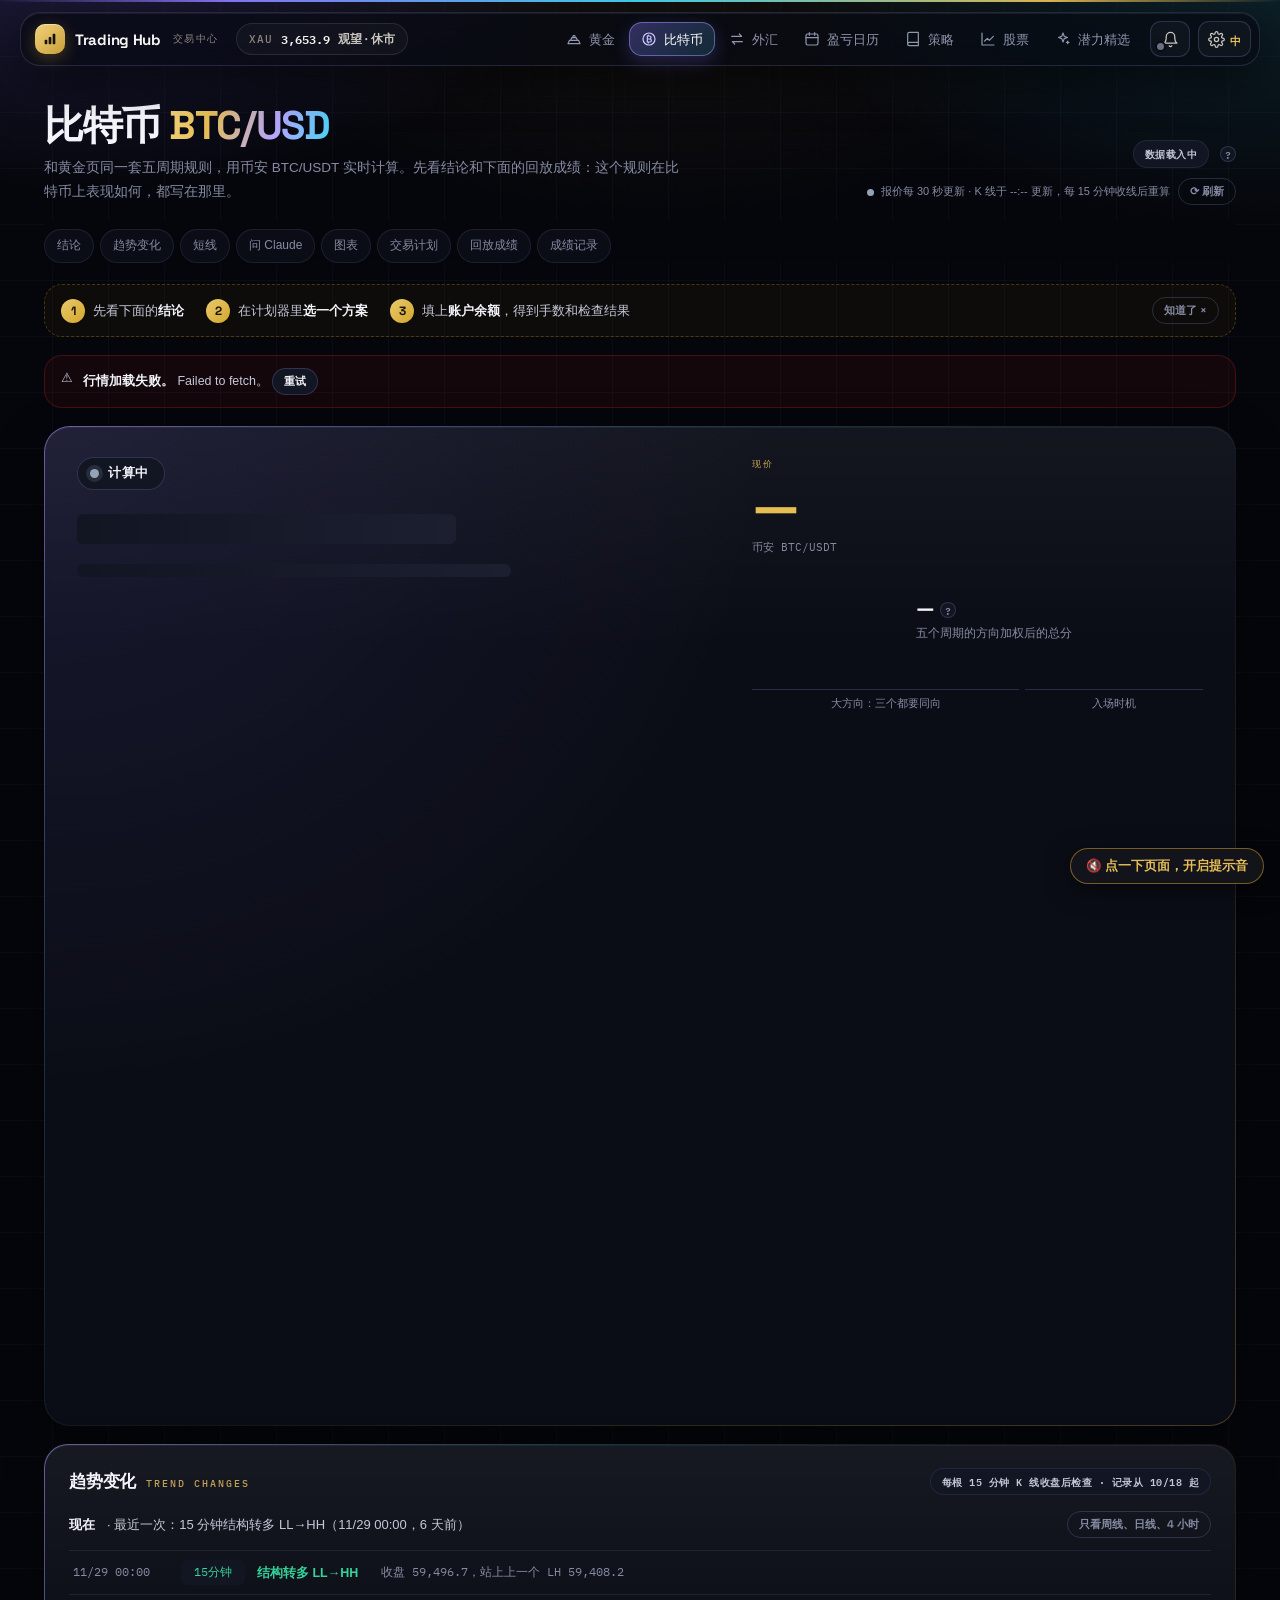
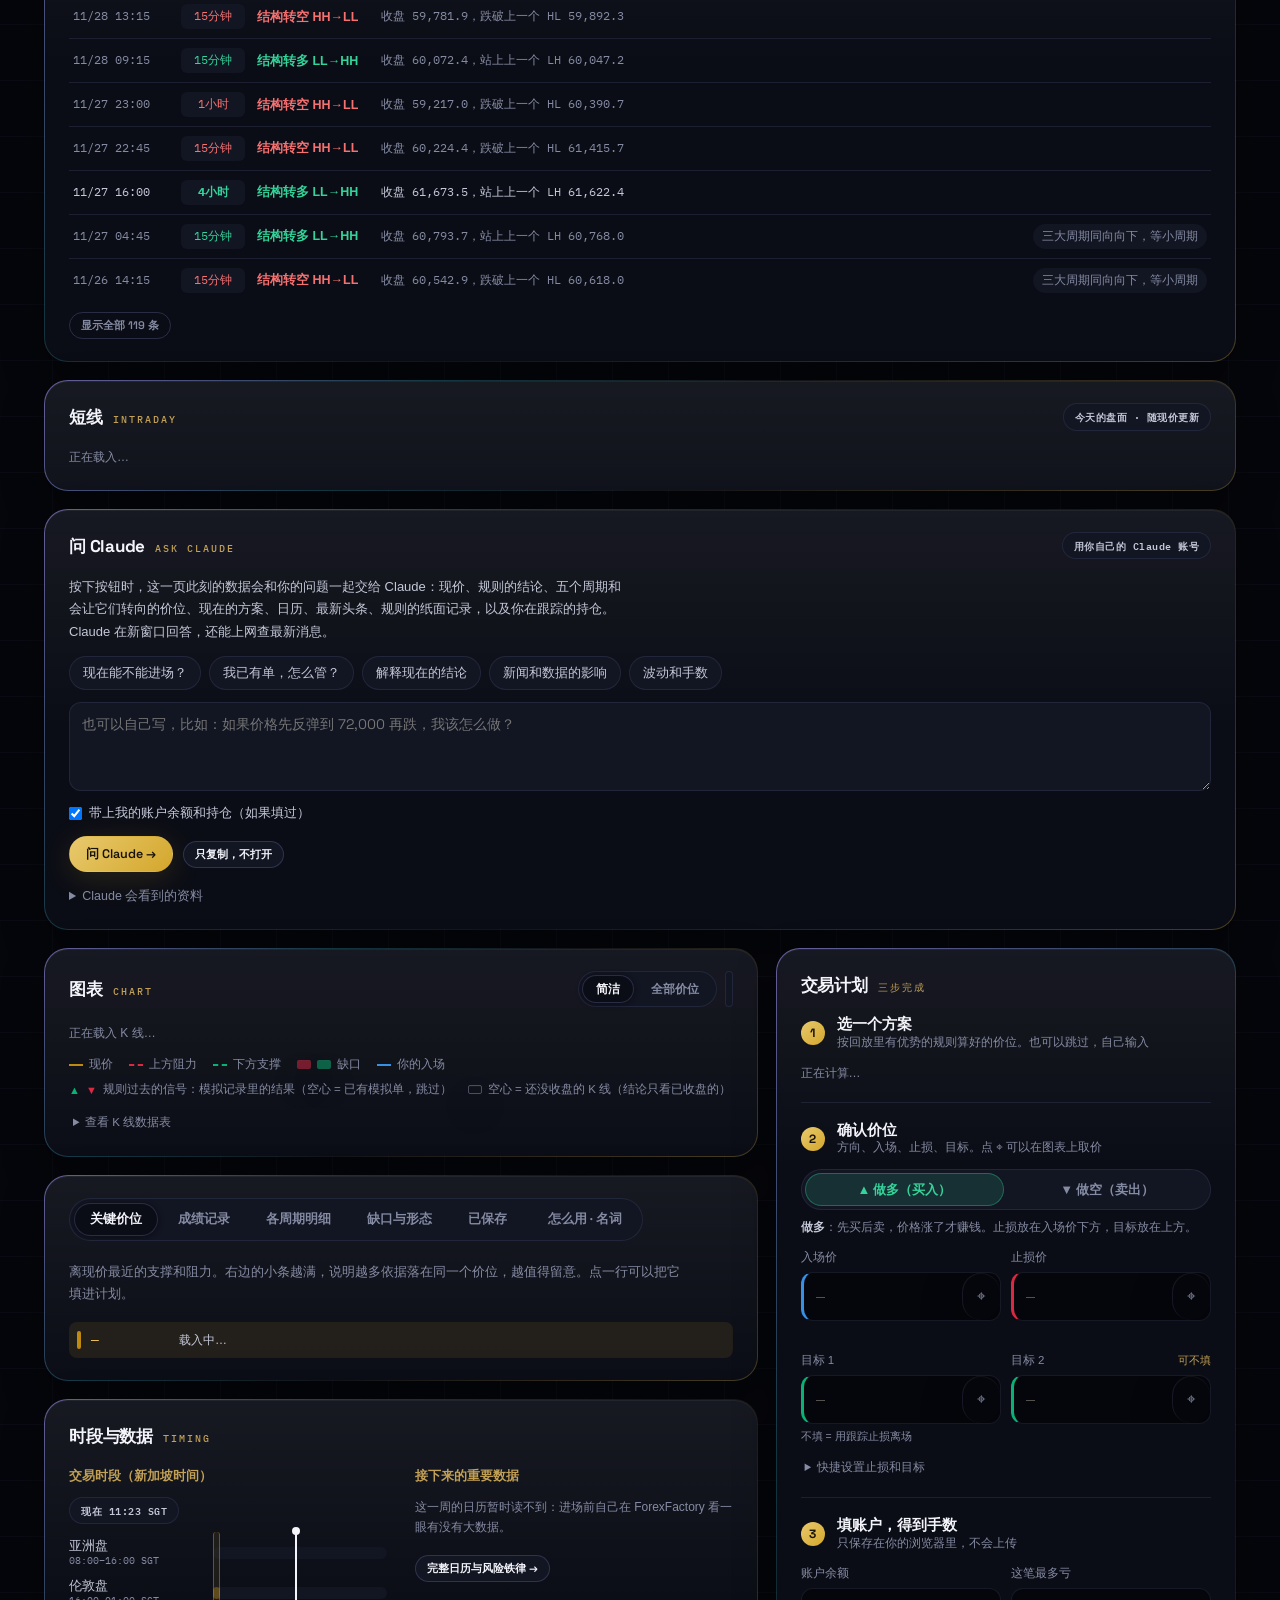
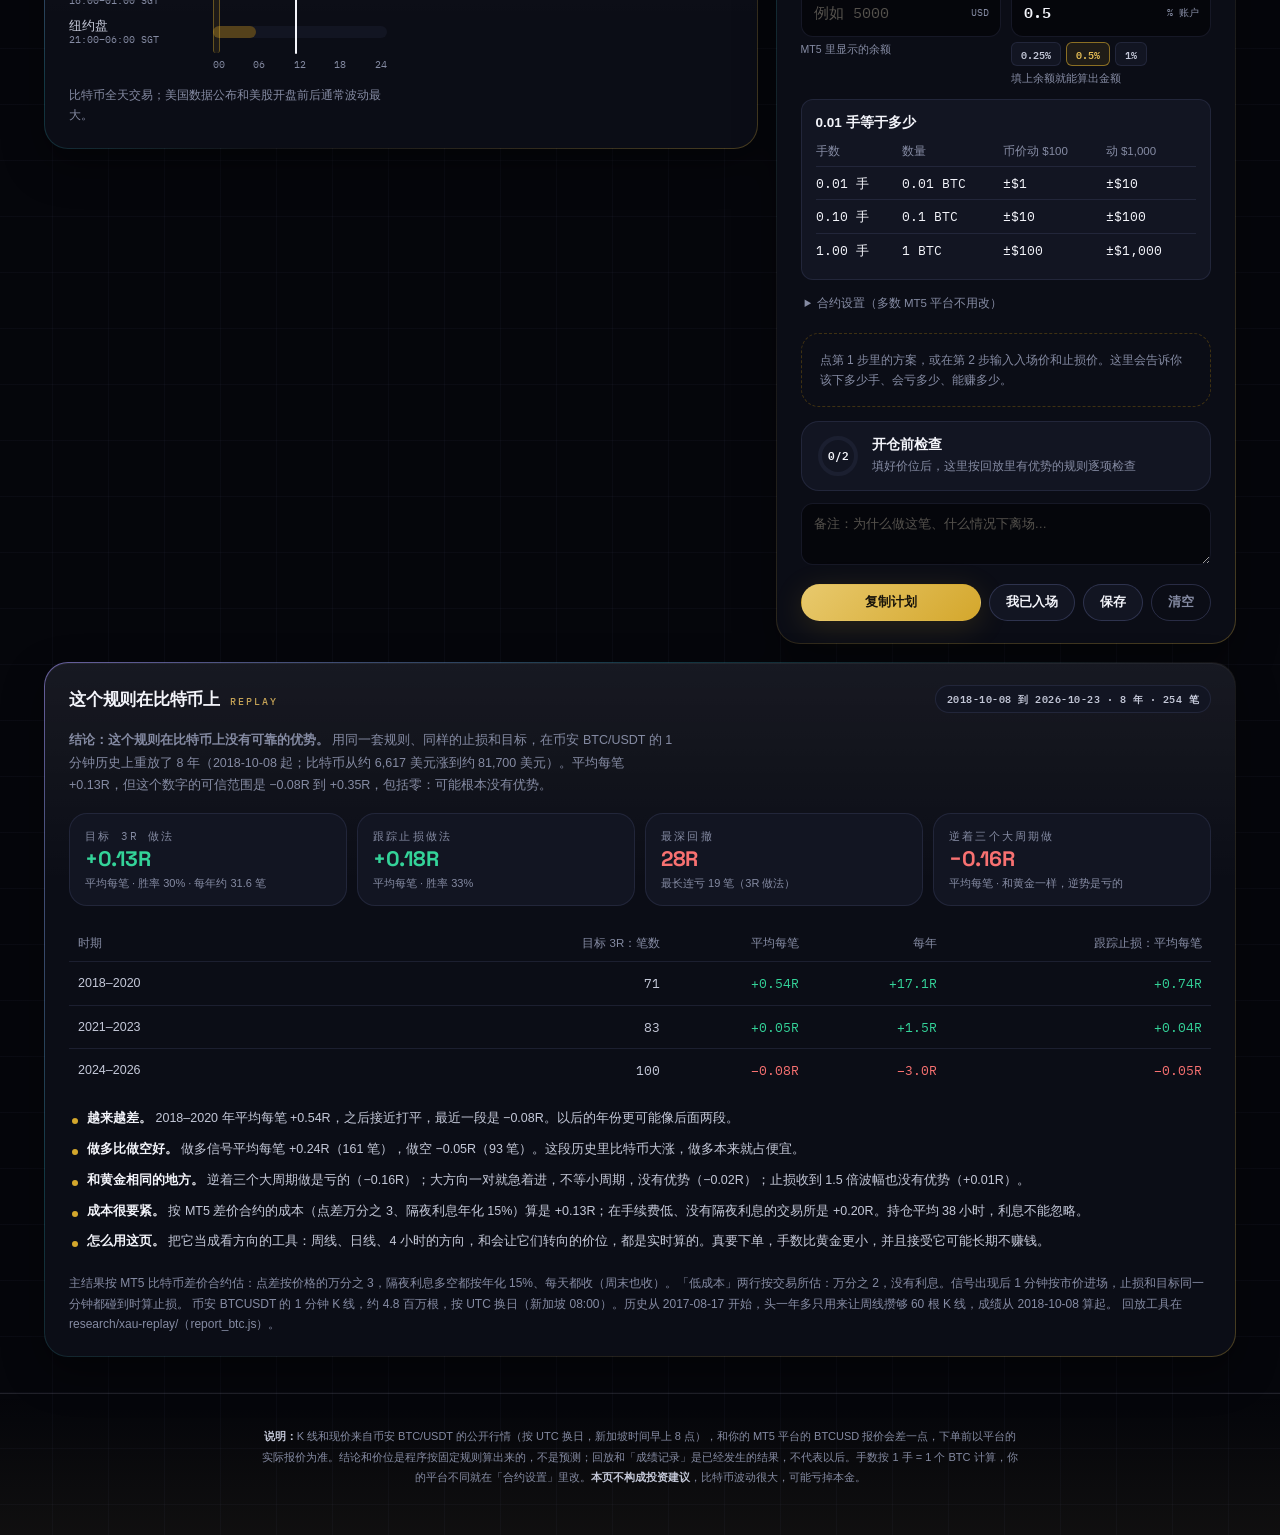
<file: btc.html>
<!DOCTYPE html>
<html lang="zh">
<head>
<meta charset="UTF-8">
<meta name="viewport" content="width=device-width, initial-scale=1.0">
<meta name="i18n" content="en">
<meta name="i18n-title" content="Bitcoin BTC/USD · live answer and plan · Trading Hub">
<script src="assets/i18n.js?v=2"></script>
<title>比特币 BTC/USD · 实时结论与交易计划 · Trading Hub</title>
<link rel="manifest" href="manifest.webmanifest">
<meta name="theme-color" content="#0A0A0F">
<link rel="apple-touch-icon" href="assets/icon-192.png">
<link rel="icon" href="data:image/svg+xml,%3Csvg xmlns='http://www.w3.org/2000/svg' viewBox='0 0 32 32'%3E%3Ccircle cx='16' cy='16' r='11' fill='%23D4A72C'/%3E%3C/svg%3E">
<link rel="preconnect" href="https://fonts.googleapis.com">
<link rel="preconnect" href="https://fonts.gstatic.com" crossorigin>
<link rel="stylesheet" href="https://fonts.googleapis.com/css2?family=IBM+Plex+Mono:wght@400;500;600&family=Space+Grotesk:wght@400;500;600;700&display=swap" media="print" onload="this.media='all'">
<link rel="preconnect" href="https://data-api.binance.vision" crossorigin>
<style>
:root{
  --gold:#D4A72C;--gold-lt:#E6BE55;--gold-dk:#C2A055;--amber:#F5B23E;
  --bear:#F87171;--bull:#34D399;--blue:#60A5FA;--violet:#9B8CF0;--neut:#94A3B8;
  /* chart marks: validated for colour-blind separation on --bg2 (text keeps the tokens above) */
  --m-bull:#0ab074;--m-bear:#db2943;--m-gold:#c08a11;--m-blue:#3690e3;
  --bg:#0A0A0F;--bg2:#15151C;--bg3:#1E1E27;--bg4:#2B2B36;
  --glass-brd:rgba(255,255,255,.075);
  --border:#282833;--border-2:#37374553;--text:#C9C4BD;--dim:#8A857E;--ink:#F6F5F3;
  --r-lg:22px;--r-md:14px;--r-sm:10px;
  --shadow-sm:0 1px 2px rgba(0,0,0,.5),0 2px 12px rgba(0,0,0,.35);
  --shadow-md:0 4px 12px rgba(0,0,0,.4),0 16px 40px rgba(0,0,0,.5);
  --shadow-gold:0 6px 30px rgba(212,167,44,.16);
  --f-d:'Space Grotesk','Noto Sans SC',sans-serif;--f-m:'IBM Plex Mono',monospace;
}
*{box-sizing:border-box;margin:0;padding:0}
html{scroll-behavior:smooth}
body{background:var(--bg);color:var(--text);font-family:'Noto Sans SC',sans-serif;font-size:14px;line-height:1.65;min-height:100vh;-webkit-font-smoothing:antialiased;position:relative}
body::after{content:'';position:fixed;inset:0;z-index:-1;pointer-events:none;background-image:linear-gradient(rgba(255,255,255,.02) 1px,transparent 1px),linear-gradient(90deg,rgba(255,255,255,.02) 1px,transparent 1px);background-size:48px 48px;mask-image:radial-gradient(ellipse 900px 500px at 50% 0%,#000,transparent 75%);-webkit-mask-image:radial-gradient(ellipse 900px 500px at 50% 0%,#000,transparent 75%)}
button,input,textarea,select{font:inherit;color:inherit}

/* ── ambient background mesh ── */
.mesh{position:fixed;inset:0;z-index:-2;pointer-events:none;overflow:hidden}
.mesh::before{content:'';position:absolute;top:-220px;left:50%;transform:translateX(-50%);width:900px;height:600px;background:radial-gradient(ellipse,rgba(245,158,11,.10),transparent 65%);filter:blur(40px)}
.mesh::after{content:'';position:absolute;top:38%;right:-200px;width:640px;height:520px;background:radial-gradient(ellipse,rgba(184,134,11,.07),transparent 65%);filter:blur(44px)}
.mesh .orb-violet{position:absolute;top:8%;left:-160px;width:520px;height:520px;background:radial-gradient(circle,rgba(155,140,240,.09),transparent 68%);filter:blur(50px)}

/* ── top accent + sticky glass nav ── */
.topstrip{height:3px;background:linear-gradient(90deg,#8A6B28,#E8C96D,#C9A84C,#F59E0B,#8A6B28);background-size:220% 100%}
.navbar{position:sticky;top:0;z-index:50;display:flex;align-items:center;gap:6px;padding:12px 28px;background:rgba(10,10,15,.72);backdrop-filter:blur(16px) saturate(1.4);-webkit-backdrop-filter:blur(16px) saturate(1.4);border-bottom:1px solid rgba(255,255,255,.06)}
.navbar .brand{display:flex;align-items:center;gap:9px;font-family:var(--f-d);font-weight:700;font-size:15px;color:var(--ink);text-decoration:none;letter-spacing:-.3px;margin-right:auto;white-space:nowrap;flex-shrink:0}
.navbar .brand .dot{width:9px;height:9px;border-radius:50%;background:linear-gradient(135deg,#E8C96D,var(--gold));box-shadow:0 0 0 3px rgba(184,134,11,.15)}
.navbar a.nl{font-size:12.5px;color:var(--dim);text-decoration:none;padding:7px 13px;border-radius:999px;transition:all .18s}
.navbar a.nl:hover{color:var(--ink);background:var(--bg3)}
.navbar a.nl.on{color:var(--gold-lt);background:rgba(184,134,11,.10)}
@media(max-width:760px){.navbar{padding:10px 14px;overflow-x:auto}.navbar a.nl{white-space:nowrap;font-size:11.5px;padding:6px 10px}}

.wrap{max-width:1240px;margin:0 auto;padding:0 24px;display:grid;gap:18px}
@media(max-width:560px){.wrap{padding:0 16px;gap:14px}}

/* ── page head ── */
.phead{display:flex;align-items:flex-end;justify-content:space-between;gap:16px 28px;flex-wrap:wrap;padding:38px 0 4px}
.phead h1{font-family:var(--f-d);font-size:clamp(28px,4.4vw,40px);font-weight:700;color:var(--ink);line-height:1.1;letter-spacing:-1.3px}
.phead h1 em{font-style:normal;background:linear-gradient(120deg,var(--gold) 0%,var(--amber) 55%,var(--gold-dk) 100%);-webkit-background-clip:text;background-clip:text;-webkit-text-fill-color:transparent}
.phead .sub{font-size:13.5px;color:var(--dim);margin-top:8px;max-width:640px;line-height:1.8}
.phead-r{display:flex;flex-direction:column;align-items:flex-end;gap:10px}
@media(max-width:760px){.phead{padding-top:26px}.phead-r{align-items:flex-start}}
.stamp{font-size:11px;color:var(--dim)}
.ldot{display:inline-block;width:7px;height:7px;border-radius:50%;background:var(--neut);margin-right:7px;vertical-align:middle}
.ldot.on{background:var(--bull);box-shadow:0 0 0 3px rgba(52,211,153,.18);animation:pulse 2s ease-in-out infinite}

/* ── shared pieces ── */
.k{font-family:var(--f-m);font-size:9px;letter-spacing:2.2px;text-transform:uppercase;color:var(--gold-dk)}
.mono{font-family:var(--f-m);font-variant-numeric:tabular-nums}
.muted{color:var(--dim)}
.card{background:linear-gradient(180deg,rgba(255,255,255,.022),rgba(255,255,255,0) 120px),var(--bg2);border:1px solid var(--border);border-radius:var(--r-lg);padding:22px 24px;box-shadow:var(--shadow-sm);min-width:0;position:relative}
@media(max-width:560px){.card{padding:18px 16px;border-radius:18px}}
.card-head{display:flex;align-items:center;justify-content:space-between;gap:10px 14px;flex-wrap:wrap;margin-bottom:16px}
.card h2{font-family:var(--f-d);font-size:17px;font-weight:700;color:var(--ink);letter-spacing:-.3px;display:flex;align-items:baseline;gap:10px;flex-wrap:wrap}
.card h2 small{font-family:var(--f-m);font-size:9.5px;font-weight:500;letter-spacing:2px;text-transform:uppercase;color:var(--gold-dk)}
.card h3{font-family:var(--f-d);font-size:14px;font-weight:600;color:var(--ink);letter-spacing:-.1px}
.chip{display:inline-flex;align-items:center;gap:5px;font-family:var(--f-m);font-size:9.5px;font-weight:600;letter-spacing:.5px;padding:5px 11px;border-radius:999px;white-space:nowrap}
.chip.bear{background:rgba(220,38,38,.08);color:var(--bear);border:1px solid rgba(220,38,38,.20)}
.chip.bull{background:rgba(21,128,61,.10);color:var(--bull);border:1px solid rgba(21,128,61,.24)}
.chip.gold{background:rgba(184,134,11,.08);color:var(--gold);border:1px solid rgba(184,134,11,.22)}
.chip.neut{background:var(--bg3);color:var(--text);border:1px solid var(--border)}
.seg{display:inline-flex;gap:3px;padding:3px;border:1px solid var(--border);border-radius:999px;background:var(--bg3)}
.seg button{border:0;background:transparent;color:var(--dim);font:600 12px/1 var(--f-d);padding:8px 14px;border-radius:999px;cursor:pointer;transition:background .15s,color .15s;white-space:nowrap}
.seg button:hover{color:var(--ink)}
.seg button[aria-pressed="true"]{background:var(--bg2);color:var(--ink);box-shadow:0 0 0 1px var(--border-2) inset,0 1px 6px rgba(0,0,0,.4)}
button:focus-visible,a:focus-visible,summary:focus-visible,.ladder li:focus-visible{outline:2px solid var(--gold);outline-offset:2px}
.btn{display:inline-flex;align-items:center;justify-content:center;gap:7px;border:1px solid var(--border-2);background:var(--bg3);color:var(--ink);font:600 12.5px/1 var(--f-d);padding:11px 16px;border-radius:999px;cursor:pointer;transition:border-color .15s,transform .15s,background .15s;text-decoration:none;white-space:nowrap}
.btn:hover{border-color:rgba(184,134,11,.5);transform:translateY(-1px)}
.btn.pri{background:linear-gradient(135deg,#E8C96D,var(--gold));color:#17130A;border-color:transparent;box-shadow:var(--shadow-gold)}
.btn.ghost{background:transparent;color:var(--dim)}
.btn.sm{padding:7px 11px;font-size:11px}
.note{font-size:12px;color:var(--dim);line-height:1.7}
.banner{display:flex;gap:10px;align-items:flex-start;background:rgba(184,134,11,.08);border:1px solid rgba(184,134,11,.22);border-radius:var(--r-md);padding:12px 16px;font-size:12.5px;color:var(--text);line-height:1.7}
.banner.err{background:rgba(220,38,38,.07);border-color:rgba(220,38,38,.25)}
.banner b{color:var(--ink)}
[hidden]{display:none!important}
body.refreshing .live-data{opacity:.72;transition:opacity .2s}
.ck{width:20px;height:20px;border-radius:50%;display:inline-flex;align-items:center;justify-content:center;font-size:11px;font-weight:700;flex-shrink:0}
.ck.ok{background:rgba(52,211,153,.16);color:var(--bull)} .ck.no{background:rgba(248,113,113,.16);color:var(--bear)} .ck.na{background:var(--bg4);color:var(--dim)}
.sk{display:inline-block;min-width:160px;height:.9em;border-radius:6px;background:linear-gradient(90deg,var(--bg3),var(--bg4),var(--bg3));background-size:200% 100%;animation:sk 1.4s linear infinite;vertical-align:middle}
@keyframes sk{0%{background-position:200% 0}100%{background-position:-200% 0}}
/* term explainers */
.q{display:inline-flex;align-items:center;justify-content:center;width:16px;height:16px;border-radius:50%;border:1px solid var(--border-2);background:var(--bg3);color:var(--dim);font:600 10px/1 var(--f-m);cursor:pointer;vertical-align:middle;margin-left:5px;padding:0;text-transform:none;letter-spacing:0;flex-shrink:0}
.q:hover,.q[aria-expanded="true"]{color:var(--gold-lt);border-color:rgba(212,167,44,.55)}
.pop{position:absolute;z-index:60;width:300px;max-width:calc(100vw - 32px);background:rgba(14,14,20,.98);border:1px solid rgba(212,167,44,.3);border-radius:12px;padding:12px 14px;box-shadow:var(--shadow-md);font-size:12.5px;line-height:1.75;color:var(--text)}
.pop b{display:block;color:var(--ink);font-family:var(--f-d);font-size:13px;margin-bottom:3px}

/* ── how to use ── */
.howto{display:flex;align-items:center;gap:10px 22px;flex-wrap:wrap;padding:12px 16px;border-radius:var(--r-md);border:1px dashed rgba(184,134,11,.35);background:rgba(184,134,11,.05);font-size:12.5px;color:var(--text)}
.howto b{color:var(--ink)}
.howto .hs{display:inline-flex;align-items:center;gap:8px}
.hn,.st-n{width:24px;height:24px;border-radius:50%;display:inline-flex;align-items:center;justify-content:center;font:700 12px/1 var(--f-d);color:#17130A;background:linear-gradient(135deg,#E8C96D,var(--gold));flex-shrink:0}
.st-n.done{background:var(--m-bull);color:#04130d} .st-n.bad{background:var(--m-bear);color:#fff} .st-n.na{background:var(--bg4);color:var(--dim)}
.howto .btn{margin-left:auto}
.gnav{position:sticky;top:var(--navh,54px);z-index:40;display:flex;gap:6px;overflow-x:auto;scrollbar-width:none;padding:8px 0;margin:-6px 0 -4px;background:linear-gradient(var(--bg) 70%,rgba(10,10,15,0))}
.gnav::-webkit-scrollbar{display:none}
.gnav a{flex:none;font-size:12px;color:var(--dim);text-decoration:none;padding:6px 12px;border-radius:999px;border:1px solid var(--border);background:var(--bg2);transition:color .15s,border-color .15s}
.gnav a:hover,.gnav a.on{color:var(--gold-lt);border-color:rgba(212,167,44,.45)}
#verdict,#changes,#ask,#chart-sec,#plan,#read,#replay,#dtabs,#pos{scroll-margin-top:calc(var(--navh,54px) + 56px)}
.read .tabs{margin-bottom:14px}
.read-box{position:relative;min-height:240px}
.rf{display:block;width:100%;height:600px;border:0;border-radius:var(--r-md);background:var(--bg)}
.read-wait{position:absolute;left:0;top:12px}
.ask{scroll-margin-top:80px}
.ask-lede{font-size:13px;line-height:1.75;color:var(--text);margin:0 0 12px;max-width:78ch}
.ask-qs{display:flex;flex-wrap:wrap;gap:8px;margin-bottom:12px}
.ask-qs button{background:var(--bg3);border:1px solid var(--border);color:var(--text);font:500 12.5px/1.3 var(--f-d);padding:8px 13px;border-radius:999px;cursor:pointer;transition:border-color .15s,color .15s}
.ask-qs button:hover,.ask-qs button.on{border-color:rgba(212,167,44,.55);color:var(--gold-lt)}
.ask textarea{display:block;width:100%;min-height:78px;resize:vertical;background:var(--bg3);border:1px solid var(--border);border-radius:var(--r-sm);color:var(--ink);font:400 14px/1.6 var(--f-d);padding:10px 12px;box-sizing:border-box}
.ask textarea:focus{outline:2px solid var(--gold);outline-offset:1px}
.ask-row{display:flex;flex-wrap:wrap;gap:10px;align-items:center;margin-top:12px}
.ask-opt{display:flex;gap:7px;align-items:center;font-size:12.5px;color:var(--text);cursor:pointer}
.ask details{margin-top:14px}.ask summary{cursor:pointer;font-size:12.5px;color:var(--dim)}
.ask pre{white-space:pre-wrap;word-break:break-word;font:400 11.5px/1.65 var(--f-m);color:var(--text);background:var(--bg3);border:1px solid var(--border);border-radius:var(--r-sm);padding:12px;margin:8px 0 0;max-height:340px;overflow:auto}
.sr{position:absolute;width:1px;height:1px;overflow:hidden;clip:rect(0 0 0 0);white-space:nowrap}

/* ── verdict: the answer first ── */
.verdict{--ga:rgba(148,163,184,.5);--gb:rgba(155,140,240,.42);position:relative;isolation:isolate;display:grid;grid-template-columns:minmax(0,1.4fr) minmax(300px,1fr);gap:26px 44px;padding:30px 32px 26px;border-radius:26px;background:linear-gradient(135deg,rgba(21,21,28,.9) 50%,rgba(26,22,17,.9) 100%);backdrop-filter:blur(22px) saturate(1.3);-webkit-backdrop-filter:blur(22px) saturate(1.3);border:1px solid var(--glass-brd);box-shadow:var(--shadow-md)}
.verdict::before{content:'';position:absolute;inset:-3px;z-index:-1;border-radius:inherit;background:linear-gradient(120deg,var(--ga),var(--gb),var(--ga));background-size:300% 300%;filter:blur(14px);opacity:.4}
.verdict.go{--ga:rgba(10,176,116,.8);--gb:rgba(212,167,44,.5)}
.verdict.ready,.verdict.wait{--ga:rgba(212,167,44,.75);--gb:rgba(245,178,62,.4)}
@media(max-width:980px){.verdict{grid-template-columns:minmax(0,1fr);padding:24px 22px 22px}}
.v-tag{display:inline-flex;align-items:center;gap:9px;font:700 12.5px/1 var(--f-d);letter-spacing:.5px;padding:9px 15px 9px 12px;border-radius:999px;border:1px solid var(--border-2);background:var(--bg3);color:var(--ink)}
.v-tag i{width:9px;height:9px;border-radius:50%;background:var(--neut);box-shadow:0 0 0 4px rgba(148,163,184,.16)}
.verdict.go .v-tag{color:var(--bull);border-color:rgba(52,211,153,.4);background:rgba(52,211,153,.10)}
.verdict.go .v-tag i{background:var(--bull);box-shadow:0 0 0 4px rgba(52,211,153,.2);animation:pulse 2s ease-in-out infinite}
.verdict.ready .v-tag,.verdict.wait .v-tag{color:var(--gold-lt);border-color:rgba(212,167,44,.45);background:rgba(212,167,44,.10)}
.verdict.ready .v-tag i,.verdict.wait .v-tag i{background:var(--gold-lt);box-shadow:0 0 0 4px rgba(212,167,44,.2)}
@keyframes pulse{0%,100%{opacity:1;transform:scale(1)}50%{opacity:.45;transform:scale(.8)}}
.v-top{display:flex;align-items:center;gap:8px;flex-wrap:wrap}
.v-title{font-family:var(--f-d);font-size:clamp(23px,3vw,33px);font-weight:700;color:var(--ink);line-height:1.22;letter-spacing:-.8px;margin:16px 0 10px}
.v-text{font-size:14px;line-height:1.9;color:var(--text);max-width:62ch}
.v-reasons{list-style:none;display:grid;grid-template-columns:repeat(4,minmax(0,1fr));gap:10px;margin-top:18px}
@media(max-width:1180px){.v-reasons{grid-template-columns:repeat(2,minmax(0,1fr))}}
.v-reasons li{background:rgba(255,255,255,.03);border:1px solid var(--border);border-radius:var(--r-md);padding:12px 14px;display:grid;gap:7px;align-content:start}
.v-reasons .rl{display:flex;align-items:center;gap:8px;font-size:12.5px;font-weight:600;color:var(--ink)}
.v-reasons .rt{font-size:12.5px;color:var(--text);line-height:1.55}
@media(max-width:640px){.v-reasons{grid-template-columns:minmax(0,1fr);gap:8px}.v-reasons li{grid-template-columns:76px minmax(0,1fr);align-items:center;gap:10px;padding:10px 12px}}
.v-sub{font-size:12px;font-weight:600;color:var(--gold-dk);margin:18px 0 8px}
/* what to do now: the answer as numbered steps, the first one is "now" */
.v-next{list-style:none;display:grid;gap:8px;counter-reset:vn}
.v-next li{counter-increment:vn;display:grid;grid-template-columns:26px minmax(0,1fr) auto;gap:6px 12px;align-items:center;padding:12px 14px;border-radius:var(--r-md);border:1px solid var(--border);background:rgba(255,255,255,.025)}
.v-next li::before{content:counter(vn);width:24px;height:24px;border-radius:50%;display:flex;align-items:center;justify-content:center;font:700 12px/1 var(--f-d);background:var(--bg4);color:var(--text);align-self:start;margin-top:1px}
.v-next li.now{border-color:rgba(148,163,184,.38);background:rgba(148,163,184,.07)}
.v-next li.now::before{background:var(--ink);color:var(--bg2)}
.verdict.go .v-next li.now{border-color:rgba(52,211,153,.42);background:rgba(52,211,153,.08)}
.verdict.go .v-next li.now::before{background:var(--m-bull);color:#04130d}
.verdict.ready .v-next li.now,.verdict .v-next li.now.hold{border-color:rgba(212,167,44,.45);background:rgba(212,167,44,.08)}
.verdict.ready .v-next li.now::before,.verdict .v-next li.now.hold::before{background:var(--gold);color:#17130A}
.v-next .nl{font-size:13.5px;font-weight:600;color:var(--ink);line-height:1.45}
.v-next .nt{font-size:12.5px;color:var(--text);line-height:1.7;margin-top:2px}
.v-next .na{display:flex;gap:6px;flex-wrap:wrap;justify-content:flex-end}
.v-next .btn[disabled]{opacity:.65;cursor:default;transform:none;border-color:var(--border)}
.v-other{font-size:12px;color:var(--dim);line-height:1.7;margin-top:10px}
@media(max-width:640px){.v-next li{grid-template-columns:26px minmax(0,1fr)}.v-next .na{grid-column:2;justify-content:flex-start}}
.v-lines{display:grid;gap:7px}
.v-line{display:grid;grid-template-columns:auto auto minmax(0,1fr);gap:10px;align-items:baseline;font-size:12.5px;color:var(--text);line-height:1.5}
.v-line i{font-style:normal;font-size:11px;width:14px;text-align:center}
.v-line.up i{color:var(--bull)} .v-line.down i{color:var(--bear)}
.v-line b{font:600 13px/1.3 var(--f-m);color:var(--ink);white-space:nowrap;font-variant-numeric:tabular-nums}
.v-line small{display:block;font-size:11px;color:var(--dim);margin-top:1px}
.v-side{display:grid;gap:20px;align-content:start}
.v-price .num{font-family:var(--f-d);font-size:clamp(42px,5vw,54px);font-weight:700;letter-spacing:-2px;line-height:1.05;background:linear-gradient(120deg,var(--gold-lt),var(--amber));-webkit-background-clip:text;background-clip:text;-webkit-text-fill-color:transparent;margin:6px 0 4px;white-space:nowrap}
.v-price .num.up{animation:fu .9s} .v-price .num.dn{animation:fd .9s}
@keyframes fu{0%{filter:drop-shadow(0 0 14px rgba(52,211,153,.9))}100%{filter:none}}
@keyframes fd{0%{filter:drop-shadow(0 0 14px rgba(248,113,113,.9))}100%{filter:none}}
.v-price .subl{font-family:var(--f-m);font-size:10.5px;color:var(--dim);line-height:1.7}
.gauge{display:grid;grid-template-columns:148px minmax(0,1fr);gap:16px;align-items:center}
.gauge svg{width:148px;height:auto;display:block}
.gauge svg text{font-size:11px;fill:var(--dim)}
.g-word{font-family:var(--f-d);font-size:21px;font-weight:700;color:var(--ink);letter-spacing:-.3px;line-height:1.2}
.g-sub{font-size:12px;color:var(--dim);line-height:1.65;margin-top:4px}
.tfl{display:grid;grid-template-columns:repeat(5,minmax(0,1fr));gap:6px}
.tfc{border:1px solid var(--border);background:var(--bg3);border-radius:12px;padding:9px 2px 8px;text-align:center}
.tfc .n{font-size:11px;color:var(--text);white-space:nowrap}
.tfc .a{font-size:15px;line-height:1.45;font-weight:700;color:var(--dim)}
.tfc.bull{border-color:rgba(52,211,153,.32);background:rgba(52,211,153,.07)} .tfc.bull .a{color:var(--bull)}
.tfc.bear{border-color:rgba(248,113,113,.32);background:rgba(248,113,113,.07)} .tfc.bear .a{color:var(--bear)}
.tfc .w{font-size:10.5px;color:var(--dim)}
.tfc .s{font-family:var(--f-m);font-size:9.5px;color:var(--dim);margin-top:3px;white-space:nowrap;opacity:.85}
/* the arrow is the structure trend; "回调/反弹" marks candles that are running against it without having turned it */
.tfc.bull.counter{border-color:rgba(212,167,44,.6);background:linear-gradient(180deg,rgba(52,211,153,.07),rgba(212,167,44,.12))}
.tfc.bear.counter{border-color:rgba(212,167,44,.6);background:linear-gradient(180deg,rgba(248,113,113,.07),rgba(212,167,44,.12))}
.tfc .c{font-size:10px;line-height:1.5;color:var(--gold-lt);font-weight:600}
.tfl-note{font-size:11.5px;color:var(--gold-lt);line-height:1.65;margin-top:9px}
.g-sub .g-at{display:block;margin-top:3px;font-family:var(--f-m);font-size:10.5px}
.tfg{display:grid;grid-template-columns:3fr 2fr;gap:6px;margin-top:6px;font-size:10.5px;color:var(--dim);text-align:center}
.tfg span{border-top:1px solid var(--border-2);padding-top:5px}
.v-range{grid-column:1/-1;display:grid;grid-template-columns:auto minmax(0,1fr) auto;gap:18px;align-items:center;padding-top:20px;border-top:1px solid var(--border)}
.vr-end{display:grid;gap:1px}
.vr-end .k2{font-size:11px;color:var(--dim)}
.vr-end b{font:600 17px/1.3 var(--f-m);color:var(--ink);font-variant-numeric:tabular-nums}
.vr-end span{font-size:11px;color:var(--dim);max-width:200px;line-height:1.45}
.vr-end.r{text-align:right;justify-items:end}
.vr-mid{position:relative;padding:0 9px 22px}
.vr-track{position:relative;height:10px;border-radius:999px;background:linear-gradient(90deg,rgba(10,176,116,.6),var(--bg4) 32%,var(--bg4) 68%,rgba(219,41,67,.6))}
.vr-dot{position:absolute;top:50%;width:18px;height:18px;border-radius:50%;background:var(--gold-lt);border:3px solid var(--bg2);transform:translate(-50%,-50%);box-shadow:0 0 0 1px rgba(212,167,44,.6),0 0 18px rgba(212,167,44,.55);transition:left .6s cubic-bezier(.2,.7,.3,1)}
.vr-cap{position:absolute;top:17px;transform:translateX(-50%);font-family:var(--f-m);font-size:10px;color:var(--gold-lt);white-space:nowrap;transition:left .6s cubic-bezier(.2,.7,.3,1)}
@media(max-width:640px){.v-range{grid-template-columns:1fr 1fr}.vr-mid{grid-column:1/-1;order:3}}

/* ── chart + plan ── */
.main{display:grid;grid-template-columns:minmax(0,1.55fr) minmax(360px,1fr);gap:18px;align-items:start}
.col{display:grid;gap:18px;min-width:0}
@media(max-width:1060px){.main{grid-template-columns:minmax(0,1fr)}.col{display:contents}.o1{order:1}.o2{order:2}.o3{order:3}.o4{order:4}}
.chartbox{position:relative;width:100%;-webkit-user-select:none;user-select:none;touch-action:pan-y}
.chartbox svg{display:block;width:100%;height:auto;outline:none;border-radius:10px}
.chartbox svg:focus-visible{box-shadow:0 0 0 2px var(--gold)}
.chartbox text{font-family:var(--f-m);font-size:10.5px;fill:var(--dim)}
.chartbox.picking svg{cursor:crosshair}
.chartbox .lv.hl{stroke-opacity:1;stroke-width:1.8}
.tip{position:absolute;pointer-events:none;z-index:5;min-width:156px;background:rgba(14,14,20,.95);border:1px solid var(--border-2);border-radius:10px;padding:9px 11px;font-family:var(--f-m);font-size:10.5px;color:var(--text);box-shadow:var(--shadow-md)}
.tip .t{color:var(--dim);margin-bottom:5px}
.tip .r{display:flex;justify-content:space-between;gap:16px;line-height:1.7}
.tip .r b{color:var(--ink);font-weight:600}
.legend{display:flex;gap:6px 16px;flex-wrap:wrap;font-size:11.5px;color:var(--dim);margin-top:12px}
.legend span{display:inline-flex;align-items:center;gap:6px}
.legend i{display:inline-block;width:14px;height:0;border-top:2px solid}
.legend i.box{height:9px;border:0;border-radius:2px;opacity:.5}
.pickhint{margin-top:10px;font-size:12px;color:var(--gold-lt);background:rgba(212,167,44,.08);border:1px dashed rgba(212,167,44,.35);border-radius:var(--r-sm);padding:8px 12px}
details.tbl{margin-top:12px}
details.tbl summary,details.adv summary,details.pass summary{cursor:pointer;font-size:11.5px;color:var(--dim);width:max-content;max-width:100%;border-radius:6px;padding:2px 4px}
details.tbl .tw{max-height:260px;overflow:auto;margin-top:8px;border:1px solid var(--border);border-radius:var(--r-sm)}
details.tbl table{width:100%;border-collapse:collapse;font-family:var(--f-m);font-size:11px;font-variant-numeric:tabular-nums}
details.tbl th,details.tbl td{padding:6px 10px;text-align:right;border-bottom:1px solid var(--border)}
details.tbl th{position:sticky;top:0;background:var(--bg3);color:var(--dim);font-weight:500}
details.tbl th:first-child,details.tbl td:first-child{text-align:left}

#plan,#pos,[data-panel]{scroll-margin-top:64px}
/* an open position: while one is on, managing it matters more than anything else on the page */
.pos{border-color:rgba(212,167,44,.4)}
.pos .ph{display:flex;gap:6px;flex-wrap:wrap}
.pbig{display:flex;align-items:baseline;gap:8px 16px;flex-wrap:wrap}
.pbig .v{font-family:var(--f-d);font-size:38px;font-weight:700;letter-spacing:-1px;line-height:1;color:var(--ink)}
.pbig .r{font-family:var(--f-m);font-size:16px;font-weight:600;color:var(--ink)}
.pbig .up{color:var(--bull)} .pbig .dn{color:var(--bear)}
.pbig .px{font-size:12px;color:var(--dim)}
.ptrack{position:relative;height:8px;border-radius:999px;background:linear-gradient(90deg,rgba(219,41,67,.6),var(--bg4) 45%,rgba(10,176,116,.6));margin:20px 0 7px}
.ptrack i{position:absolute;top:50%;width:14px;height:14px;margin:-7px 0 0 -7px;border-radius:50%;background:var(--gold-lt);box-shadow:0 0 0 3px var(--bg2)}
.ptrack b{position:absolute;top:-4px;width:2px;height:16px;margin-left:-1px;background:var(--ink);opacity:.55}
.plab{display:flex;justify-content:space-between;gap:8px;font-family:var(--f-m);font-size:11px;color:var(--dim)}
.pdo{display:flex;gap:10px 14px;align-items:center;flex-wrap:wrap;margin-top:16px;padding:12px 14px;border-radius:var(--r-md);border:1px solid var(--border);background:var(--bg3);font-size:13px;line-height:1.7;color:var(--text)}
.pdo>div{flex:1;min-width:220px}
.pdo b{color:var(--ink)}
.pdo.warn{border-color:rgba(212,167,44,.5);background:rgba(212,167,44,.08)}
.pdo.bad{border-color:rgba(248,113,113,.5);background:rgba(248,113,113,.08)}
.pdo.good{border-color:rgba(52,211,153,.45);background:rgba(52,211,153,.08)}
.pmeta{font-size:11.5px;color:var(--dim);margin-top:10px;line-height:1.65}
.pform{display:grid;grid-template-columns:repeat(4,minmax(0,1fr));gap:10px;margin-top:14px;padding-top:14px;border-top:1px solid var(--border)}
.pform select{width:100%;background:transparent;border:0;color:var(--ink);font:500 13px/1.2 inherit;padding:11px 12px;outline:0}
@media(max-width:640px){.pform{grid-template-columns:repeat(2,minmax(0,1fr))}}
/* plan: where it stands against the answer above, then three steps */
.pstate{display:grid;grid-template-columns:10px minmax(0,1fr);gap:11px;align-items:start;padding:11px 13px;border-radius:var(--r-md);border:1px solid var(--border);background:var(--bg3);margin-bottom:16px}
.pstate i{width:9px;height:9px;border-radius:50%;background:var(--neut);margin-top:6px}
.pstate b{display:block;font-family:var(--f-d);font-size:13.5px;font-weight:600;color:var(--ink);line-height:1.4}
.pstate span{display:block;font-size:12px;color:var(--text);line-height:1.6;margin-top:1px}
.pstate.go{border-color:rgba(52,211,153,.38);background:rgba(52,211,153,.07)} .pstate.go i{background:var(--bull)}
.pstate.ready{border-color:rgba(212,167,44,.42);background:rgba(212,167,44,.07)} .pstate.ready i{background:var(--gold-lt)}
.pstate.bad{border-color:rgba(248,113,113,.38);background:rgba(248,113,113,.06)} .pstate.bad i{background:var(--bear)}
.prac{display:flex;gap:8px;align-items:center;flex-wrap:wrap;font-size:12px;color:var(--dim);line-height:1.6}
.stale{display:flex;gap:8px 10px;align-items:center;flex-wrap:wrap;padding:9px 12px;border-radius:var(--r-sm);border:1px dashed rgba(212,167,44,.45);background:rgba(212,167,44,.06);font-size:12px;color:var(--text);line-height:1.55;margin-bottom:12px}
.stale span{flex:1;min-width:180px}
.side-x{font-size:11.5px;color:var(--dim);line-height:1.6;margin-top:8px}
.side-x b{color:var(--text);font-weight:600}
.step{padding-bottom:18px}
.step + .step{border-top:1px solid var(--border);padding-top:18px}
.st-h{display:flex;align-items:center;gap:12px;margin-bottom:12px}
.st-h b{display:block;font-family:var(--f-d);font-size:14.5px;color:var(--ink);font-weight:600;line-height:1.3}
.st-h .d{display:block;font-size:11.5px;color:var(--dim);line-height:1.5}
.cands{display:grid;gap:8px}
.cand{display:grid;grid-template-columns:auto minmax(0,1fr) auto;align-items:center;gap:11px;width:100%;text-align:left;border:1px solid var(--border);background:var(--bg3);border-radius:var(--r-md);padding:11px 12px;cursor:pointer;transition:border-color .15s,background .15s,box-shadow .15s}
.cand:hover{border-color:rgba(184,134,11,.5);background:var(--bg4)}
.cand.sel{border-color:rgba(212,167,44,.75);box-shadow:0 0 0 1px rgba(212,167,44,.4),var(--shadow-gold)}
.cand .cs{font:700 12px/1 var(--f-d);padding:8px 9px;border-radius:8px;white-space:nowrap}
.cand .cs.long{background:rgba(52,211,153,.12);color:var(--bull)} .cand .cs.short{background:rgba(248,113,113,.12);color:var(--bear)}
.cand .ct{font-size:12.5px;color:var(--ink);font-weight:500;line-height:1.45}
.cand .cd{font-size:11px;color:var(--dim);margin-top:2px;line-height:1.5}
.cand .cr{text-align:right;font-family:var(--f-m);font-size:12px;font-weight:600;color:var(--gold-lt);white-space:nowrap}
.cand .cr small{display:block;font-family:'Noto Sans SC',sans-serif;font-size:10px;font-weight:400;color:var(--dim)}
.side-seg{display:flex;width:100%}
.side-seg button{flex:1;padding:10px 14px;font-size:13px}
.side-seg button[aria-pressed="true"].long{background:rgba(52,211,153,.14);color:var(--bull);box-shadow:0 0 0 1px rgba(52,211,153,.35) inset}
.side-seg button[aria-pressed="true"].short{background:rgba(248,113,113,.14);color:var(--bear);box-shadow:0 0 0 1px rgba(248,113,113,.35) inset}
.fields{display:grid;grid-template-columns:1fr 1fr;gap:10px;margin-top:12px}
.f{display:grid;gap:5px;min-width:0;align-content:start}
.f>label,.f>.lab{font-size:11.5px;color:var(--dim);display:flex;justify-content:space-between;align-items:center;gap:6px}
.f>label em,.f>.lab em{font-style:normal;color:var(--gold-dk);font-size:10.5px}
.inp{display:flex;align-items:center;background:var(--bg);border:1px solid var(--border);border-radius:var(--r-sm);transition:border-color .15s,box-shadow .15s;overflow:hidden}
.inp:focus-within{border-color:var(--gold);box-shadow:0 0 0 3px rgba(212,167,44,.14)}
.inp input{flex:1;min-width:0;width:100%;background:transparent;border:0;outline:0;color:var(--ink);font:600 15px/1 var(--f-m);padding:11px 12px;font-variant-numeric:tabular-nums;-moz-appearance:textfield;appearance:textfield}
.inp input::-webkit-outer-spin-button,.inp input::-webkit-inner-spin-button{-webkit-appearance:none;margin:0}
.inp input::placeholder{color:#55524d;font-weight:400}
.inp .pick{border:0;border-left:1px solid var(--border);background:transparent;color:var(--dim);width:38px;align-self:stretch;cursor:pointer;font-size:15px;transition:background .15s,color .15s}
.inp .pick:hover{color:var(--gold-lt);background:var(--bg3)}
.inp .pick[aria-pressed="true"]{background:rgba(212,167,44,.18);color:var(--gold-lt)}
.inp .unit{font-family:var(--f-m);font-size:10px;color:var(--dim);padding:0 11px}
.lotref{margin-top:12px;padding:12px 14px;border:1px solid var(--border);border-radius:var(--r-sm);background:var(--bg3)}
.lotref .lr-t{display:flex;flex-wrap:wrap;align-items:baseline;gap:4px 10px;margin-bottom:8px}.lotref .lr-t b{color:var(--ink);font-size:13.5px}.lotref .lr-t span{font-size:12px;color:var(--dim)}
.lr-tab{width:100%;border-collapse:collapse;font-size:12.5px}
.lr-tab th{text-align:left;font-weight:500;font-size:11.5px;color:var(--dim);padding:0 8px 5px 0;white-space:nowrap}
.lr-tab td{padding:6px 8px 6px 0;border-top:1px solid var(--border);font-family:var(--f-m);font-variant-numeric:tabular-nums;color:var(--ink);white-space:nowrap}
.lr-tab td.dn{color:var(--bear)}
.lotref .lr-n{margin-top:7px;font-size:12px;line-height:1.65;color:var(--text)}
@media(max-width:640px){.lotref{padding:11px 10px}.lr-tab{font-size:12px}.lr-tab th{white-space:normal;font-size:11px;padding-right:6px;vertical-align:bottom}.lr-tab td{padding-right:6px}}
.f.e .inp{border-left:3px solid var(--m-blue)} .f.s .inp{border-left:3px solid var(--m-bear)} .f.t .inp{border-left:3px solid var(--m-bull)}
.f.flash .inp{border-color:var(--gold);box-shadow:0 0 0 3px rgba(212,167,44,.25)}
/* one plain line under each box: how far it is from the entry, or what is wrong with it */
.fh{font-size:10.5px;color:var(--dim);line-height:1.45;min-height:15px;overflow-wrap:anywhere}
.fh.bad{color:var(--bear)} .fh.warn{color:var(--gold-lt)}
.f.bad .inp{border-color:rgba(248,113,113,.6);box-shadow:0 0 0 3px rgba(248,113,113,.10)}
.quick{display:flex;gap:5px;flex-wrap:wrap}
.quick button{border:1px solid var(--border);background:var(--bg3);color:var(--text);font:600 10px/1 var(--f-m);padding:6px 9px;border-radius:6px;cursor:pointer}
.quick button[aria-pressed="true"]{border-color:rgba(212,167,44,.6);color:var(--gold-lt);background:rgba(212,167,44,.10)}
.quick button:hover{border-color:rgba(184,134,11,.45);color:var(--ink)}
details.adv{margin-top:12px}
.helpers{display:grid;gap:7px;margin-top:10px}
.helpers .hr{display:flex;align-items:center;gap:6px;flex-wrap:wrap}
.helpers .hk{font-size:11px;color:var(--dim);width:30px;flex-shrink:0}
.helpers button[data-h]{border:1px solid var(--border);background:var(--bg3);color:var(--text);font-size:11px;font-weight:500;line-height:1;padding:7px 10px;border-radius:7px;cursor:pointer;transition:border-color .15s,color .15s}
.helpers button[data-h]:hover{border-color:rgba(184,134,11,.5);color:var(--ink)}
details.adv .fields{grid-template-columns:repeat(3,1fr)}

/* the result: an order ticket */
.ticket{border-radius:var(--r-md);border:1px solid rgba(184,134,11,.3);background:linear-gradient(135deg,rgba(232,201,109,.11),rgba(184,134,11,.03));overflow:hidden}
.ticket.empty{border-style:dashed;background:transparent;padding:16px 18px}
.tk-top{display:flex;align-items:baseline;gap:10px;flex-wrap:wrap;padding:16px 18px 10px}
.tk-top .v{font-family:var(--f-d);font-size:40px;font-weight:700;color:var(--ink);letter-spacing:-1.2px;line-height:1}
.tk-top .u{font-size:13px;color:var(--gold-lt);font-weight:500}
.tk-top .chip{margin-left:auto}
.tk-say{padding:0 18px 14px;font-size:13px;line-height:1.9;color:var(--text)}
.tk-say b{color:var(--ink);font-family:var(--f-m);font-weight:600;font-variant-numeric:tabular-nums}
.tk-nums{display:grid;grid-template-columns:repeat(3,minmax(0,1fr));border-top:1px dashed rgba(184,134,11,.32)}
.tk-nums>div{padding:11px 14px;border-left:1px dashed rgba(184,134,11,.22);min-width:0}
.tk-nums>div:first-child{border-left:0}
.tk-nums .tk{font-size:10.5px;color:var(--dim)}
.tk-nums .tv{font-family:var(--f-d);font-size:17px;font-weight:700;color:var(--ink);margin-top:2px;letter-spacing:-.3px;white-space:nowrap}
.tk-nums .td{font-family:var(--f-m);font-size:10px;color:var(--dim);margin-top:1px}
.tk-foot{padding:12px 18px 14px;border-top:1px dashed rgba(184,134,11,.32)}
.rrbar{display:flex;height:10px;gap:2px}
.rrbar i{display:block;height:100%;min-width:3px}
.rrbar .rk{background:var(--m-bear);border-radius:5px 0 0 5px} .rrbar .rw{background:var(--m-bull)} .rrbar .rw2{background:var(--m-bull);opacity:.55}
.rrbar i:last-child{border-radius:0 5px 5px 0}
.rrbar-l{display:flex;justify-content:space-between;font-size:10.5px;color:var(--dim);margin-top:5px}
.tk-meta{font-size:11px;color:var(--dim);margin-top:8px;line-height:1.6}
/* when the numbers cannot be used yet: say why in plain words and offer the fix as a button */
.ticket.need{border-color:rgba(248,113,113,.4);background:rgba(248,113,113,.05)}
.fix{padding:16px 18px}
.fix + .tk-nums{border-top:1px dashed rgba(184,134,11,.32)}
.fix .fx-t{font-family:var(--f-d);font-size:15px;font-weight:700;color:var(--ink);line-height:1.4}
.fix p{font-size:12.5px;color:var(--text);line-height:1.75;margin-top:8px}
.fix ul{list-style:none;display:grid;gap:5px;margin-top:8px}
.fix li{font-size:12.5px;color:var(--text);line-height:1.65;padding-left:15px;position:relative}
.fix li::before{content:'';position:absolute;left:2px;top:9px;width:5px;height:5px;border-radius:50%;background:var(--bear)}
.fix.small li::before{background:var(--gold-lt)}
.fix b{color:var(--ink);font-weight:600}
.fix b.n{font-family:var(--f-m);font-variant-numeric:tabular-nums}
.fix .fa{display:flex;gap:8px;flex-wrap:wrap;margin-top:12px}
.perr{margin:0 18px 12px;font-size:12px;color:var(--bear);background:rgba(220,38,38,.07);border:1px solid rgba(220,38,38,.22);border-radius:var(--r-sm);padding:8px 12px;line-height:1.6}
.chk-sum{display:grid;grid-template-columns:44px minmax(0,1fr);gap:12px;align-items:center;padding:12px 14px;border-radius:var(--r-md);margin-top:14px;border:1px solid var(--border);background:var(--bg3)}
.chk-sum.ok{border-color:rgba(52,211,153,.38);background:rgba(52,211,153,.07)}
.chk-sum.warn{border-color:rgba(212,167,44,.42);background:rgba(212,167,44,.07)}
.chk-sum.bad{border-color:rgba(248,113,113,.38);background:rgba(248,113,113,.06)}
.chk-sum svg{width:44px;height:44px;display:block}
.chk-sum svg text{font-family:var(--f-m);font-size:11px;font-weight:600;fill:var(--ink)}
.chk-sum b{display:block;font-family:var(--f-d);font-size:14px;color:var(--ink);line-height:1.35}
.chk-sum span{font-size:11.5px;color:var(--dim);line-height:1.5}
.checks{list-style:none;display:grid;gap:6px;margin-top:8px}
.checks:empty{display:none}
.checks li{display:grid;grid-template-columns:22px 1fr;gap:10px;align-items:start;padding:9px 11px;border-radius:var(--r-sm);background:var(--bg3);border:1px solid var(--border)}
.checks .ck{margin-top:1px}
.checks .cl{font-size:12.5px;color:var(--ink);font-weight:500;line-height:1.45}
.checks .cx{font-size:11.5px;color:var(--dim);line-height:1.55}
.checks li.manual{cursor:pointer}
.checks li.manual:hover{border-color:rgba(184,134,11,.4)}
.checks li.manual input{position:absolute;opacity:0;pointer-events:none}
details.pass{margin-top:8px}
textarea.pnote{width:100%;min-height:52px;resize:vertical;background:var(--bg);border:1px solid var(--border);border-radius:var(--r-sm);padding:10px 12px;color:var(--ink);font-size:12.5px;line-height:1.6;outline:0;margin-top:12px}
textarea.pnote:focus{border-color:var(--gold);box-shadow:0 0 0 3px rgba(212,167,44,.14)}
textarea.pnote::placeholder{color:#55524d}
.actions{display:flex;gap:8px;flex-wrap:wrap;margin-top:12px}
.actions .pri{flex:1}

/* ── detail tabs ── */
.tabs{display:flex;gap:4px;padding:4px;border:1px solid var(--border);border-radius:999px;background:var(--bg3);overflow-x:auto;scrollbar-width:none;max-width:100%;width:max-content}
.tabs::-webkit-scrollbar{display:none}
.tabs button{border:0;background:transparent;color:var(--dim);font:600 12.5px/1 var(--f-d);padding:10px 16px;border-radius:999px;cursor:pointer;transition:background .15s,color .15s;white-space:nowrap;flex-shrink:0}
.tabs button:hover{color:var(--ink)}
.tabs button[aria-selected="true"]{background:var(--bg2);color:var(--ink);box-shadow:0 0 0 1px var(--border-2) inset,0 1px 6px rgba(0,0,0,.4)}
.tabs .cnt{font-family:var(--f-m);font-size:10px;color:var(--gold-lt);margin-left:5px}
.panel{padding-top:20px}
.p-intro{font-size:12.5px;color:var(--dim);line-height:1.8;margin-bottom:16px;max-width:88ch}
.two{display:grid;grid-template-columns:repeat(2,minmax(0,1fr));gap:22px 28px;align-items:start}
@media(max-width:820px){.two{grid-template-columns:minmax(0,1fr)}}
.sub-h{font-size:12.5px;font-weight:600;color:var(--gold-dk);margin:0 0 10px}
.tablewrap{overflow-x:auto;margin:0 -8px;padding:0 8px}
table.mx{width:100%;border-collapse:collapse;min-width:700px}
.mx th{font-size:11.5px;font-weight:500;color:var(--dim);text-align:left;padding:8px 9px;border-bottom:1px solid var(--border);white-space:nowrap}
.mx td{padding:13px 9px;border-bottom:1px solid var(--border);vertical-align:top;font-size:12.5px}
.mx tr:last-child td{border-bottom:0}
.mx td.tf{font:700 15px/1.2 var(--f-d);color:var(--ink);white-space:nowrap}
.mx .w{font-size:10.5px;font-weight:400;color:var(--dim);display:block;margin-top:4px}
.mx .sm{font-size:11px;color:var(--dim);margin-top:4px;line-height:1.5}
.zbar{position:relative;height:6px;border-radius:999px;background:linear-gradient(90deg,rgba(10,176,116,.42),var(--bg4) 50%,rgba(219,41,67,.42));width:112px;margin-top:8px}
.zbar i{position:absolute;top:-3px;width:3px;height:12px;border-radius:2px;background:var(--ink);transform:translateX(-50%)}
.ladder{list-style:none;display:grid;max-width:760px}
.ladder li{display:grid;grid-template-columns:4px 78px minmax(0,1fr) auto;gap:10px;align-items:center;padding:9px 8px;border-top:1px solid var(--border);cursor:pointer;transition:background .12s}
.ladder li:first-child{border-top:0}
.ladder li:hover{background:var(--bg3)}
.ladder li .bar{align-self:stretch;border-radius:2px;background:var(--bg4)}
.ladder li.res .bar{background:var(--m-bear)} .ladder li.sup .bar{background:var(--m-bull)}
.ladder li b{font:600 13px/1.2 var(--f-m);font-variant-numeric:tabular-nums;color:var(--ink)}
.ladder li .lb{font-size:12px;color:var(--text);line-height:1.5}
.ladder li .dist{font-size:11px;color:var(--dim);white-space:nowrap;text-align:right}
.ladder li.now{background:rgba(212,167,44,.10);border-radius:8px;border-top-color:transparent;cursor:default}
.ladder li.now + li{border-top-color:transparent}
.ladder li.now .bar{background:var(--m-gold)} .ladder li.now b{color:var(--gold-lt)}
.ladder li.act{grid-template-columns:1fr;background:var(--bg3);cursor:default;padding:8px;border-top:0}
.ladder li.act .quick{flex-wrap:wrap}
.ladder li.act .quick button{font-family:'Noto Sans SC',sans-serif;font-size:11px;font-weight:500;padding:7px 10px}
.str{display:inline-flex;gap:2px;margin-left:7px;vertical-align:middle} .str i{width:4px;height:9px;border-radius:1px;background:var(--bg4)} .str i.on{background:var(--gold)}
.zl{display:grid;gap:8px}
.zi{display:grid;grid-template-columns:4px minmax(0,1fr) auto;gap:10px;align-items:center;padding:9px 10px;border-radius:var(--r-sm);background:var(--bg3);border:1px solid var(--border)}
.zi .bar{align-self:stretch;border-radius:2px}
.zi.bull .bar{background:var(--m-bull)} .zi.bear .bar{background:var(--m-bear)}
.zi .zt{font-size:12.5px;color:var(--ink);font-weight:500}
.zi .zr{font-family:var(--f-m);font-size:10.5px;color:var(--dim);margin-top:1px}
.zi .zs{font-size:11px;color:var(--dim);text-align:right;white-space:nowrap}
.zi.in{border-color:rgba(184,134,11,.4)} .zi.in .zs{color:var(--gold-lt)}
.pat{border-left:3px solid var(--neut);padding:2px 0 2px 12px;display:grid;gap:3px;margin-bottom:12px}
.pat.bullish{border-color:var(--m-bull)} .pat.bearish{border-color:var(--m-bear)}
.pat .t{font-size:13px;font-weight:600;color:var(--ink)}
.pat .s{font-size:12px;color:var(--dim);line-height:1.5}
.ev{display:grid;grid-template-columns:auto minmax(0,1fr);gap:4px 12px;padding:10px 0;border-top:1px solid var(--border)}
.ev:first-child{border-top:0;padding-top:0}
.ev .when{font-family:var(--f-m);font-size:11px;color:var(--ink);font-weight:600;white-space:nowrap}
.ev .time{font-family:var(--f-m);font-size:10px;color:var(--dim)}
.ev .name{font-size:12.5px;color:var(--text);line-height:1.5}
.dplan{font-size:12.5px;color:var(--text);line-height:1.7;padding:10px 12px;background:var(--bg3);border:1px solid var(--border);border-radius:var(--r-sm);margin-bottom:8px}
.tl{position:relative;display:grid;gap:10px}
.tl-row{display:grid;grid-template-columns:132px minmax(0,1fr);gap:12px;align-items:center}
.tl-name{font-size:12.5px;color:var(--text);font-weight:500;line-height:1.35}
.tl-name span{display:block;font-family:var(--f-m);font-size:9.5px;color:var(--dim);font-weight:400}
.tl-track{position:relative;height:12px;border-radius:999px;background:var(--bg3)}
.tl-track i{position:absolute;top:0;bottom:0;border-radius:999px;background:var(--m-gold);opacity:.38}
.tl-row.on .tl-track i{opacity:1}
.tl-row.on .tl-name{color:var(--gold-lt)}
.tl-over{position:absolute;left:144px;right:0;top:0;bottom:0;pointer-events:none}
.tl-ov{position:absolute;top:-6px;bottom:-6px;background:rgba(212,167,44,.09);border-left:1px solid rgba(212,167,44,.4);border-right:1px solid rgba(212,167,44,.4);border-radius:3px}
.tl-now{position:absolute;top:-7px;bottom:-7px;width:2px;background:var(--ink);border-radius:2px;transform:translateX(-1px)}
.tl-now::before{content:'';position:absolute;top:-4px;left:-3px;width:8px;height:8px;border-radius:50%;background:var(--ink)}
.tl-axis{display:grid;grid-template-columns:132px minmax(0,1fr);gap:12px;margin-top:10px}
.tl-axis div{display:flex;justify-content:space-between;font-family:var(--f-m);font-size:9.5px;color:var(--dim)}
@media(max-width:560px){.tl-row,.tl-axis{grid-template-columns:92px minmax(0,1fr)}.tl-over{left:104px}}
.ai-tag{display:inline-flex;align-items:center;gap:6px;font-family:var(--f-m);font-size:9px;font-weight:700;letter-spacing:1.5px;text-transform:uppercase;color:var(--violet);padding:4px 10px;border-radius:999px;background:rgba(155,140,240,.10);border:1px solid rgba(155,140,240,.28)}
.ai-tag::before{content:'✦';font-size:10px}
.ai h3.hl{font-size:18px;line-height:1.4;margin:12px 0 8px}
.ai p{font-size:13px;line-height:1.85;color:var(--text)}
.ai-grid{display:grid;grid-template-columns:repeat(2,minmax(0,1fr));gap:12px;margin-top:16px}
@media(max-width:760px){.ai-grid{grid-template-columns:minmax(0,1fr)}}
.ai-box{background:var(--bg3);border:1px solid var(--border);border-radius:var(--r-md);padding:14px 16px;display:grid;gap:6px;align-content:start}
.ai-box.bull{border-left:3px solid var(--m-bull)} .ai-box.bear{border-left:3px solid var(--m-bear)}
.ai-box p{font-size:12.5px;line-height:1.75}
.ai-box p b{color:var(--ink);font-weight:600}
.ai details{border-top:1px solid var(--border);padding:12px 0}
.ai details:first-of-type{margin-top:16px}
.ai details summary{cursor:pointer;font-family:var(--f-d);font-size:14px;font-weight:600;color:var(--ink);border-radius:6px}
.ai details p{margin-top:8px;max-width:86ch}
.newsl{list-style:none;display:grid;gap:10px;margin-top:8px}
.newsl a{color:var(--gold-lt);font-weight:600;text-decoration:none;font-size:13px}
.newsl a:hover{text-decoration:underline}
.newsl span{display:block;font-size:12px;color:var(--dim);line-height:1.6}
.stats{display:flex;gap:7px;flex-wrap:wrap;margin-bottom:12px}
.stats:empty{display:none}
.saved{display:grid;gap:8px}
.sv{display:grid;grid-template-columns:auto minmax(0,1fr) auto;gap:10px 14px;align-items:center;padding:11px 14px;background:var(--bg3);border:1px solid var(--border);border-radius:var(--r-sm)}
@media(max-width:640px){.sv{grid-template-columns:auto minmax(0,1fr)}.sv .sa{grid-column:1/-1}}
.sv .sm1{font-family:var(--f-m);font-size:11.5px;color:var(--ink);font-variant-numeric:tabular-nums;line-height:1.6}
.sv .sm2{font-size:11px;color:var(--dim);line-height:1.5}
.sv .sa{display:flex;gap:6px;align-items:center;flex-wrap:wrap}
.sv select{background:var(--bg);border:1px solid var(--border);border-radius:8px;color:var(--text);font-size:11.5px;padding:6px 8px}
.gl{display:grid;grid-template-columns:repeat(2,minmax(0,1fr));gap:10px}
@media(max-width:720px){.gl{grid-template-columns:minmax(0,1fr)}}
.gl div{background:var(--bg3);border:1px solid var(--border);border-radius:var(--r-md);padding:12px 14px}
.gl b{display:block;font-family:var(--f-d);font-size:13.5px;color:var(--ink);margin-bottom:3px}
.gl span{font-size:12.5px;color:var(--text);line-height:1.75}
.use{display:grid;gap:10px;margin-bottom:22px}
.use div{display:grid;grid-template-columns:24px minmax(0,1fr);gap:12px;font-size:13px;color:var(--text);line-height:1.75}
.use b{color:var(--ink)}

footer{border-top:1px solid var(--border);padding:32px 24px 48px;text-align:center;background:linear-gradient(180deg,transparent,rgba(232,201,109,.05));margin-top:36px}
footer .disc{font-size:11px;color:var(--dim);max-width:760px;margin:0 auto;line-height:1.85}
footer .disc strong{color:var(--text)}
.toast{position:fixed;left:50%;bottom:28px;transform:translate(-50%,20px);background:var(--ink);color:#17130A;font:600 12.5px/1 var(--f-d);padding:11px 18px;border-radius:999px;box-shadow:var(--shadow-md);opacity:0;pointer-events:none;transition:opacity .2s,transform .2s;z-index:99}
.toast.show{opacity:1;transform:translate(-50%,0)}
@media(prefers-reduced-motion:reduce){*,*::before,*::after{animation:none!important;transition:none!important}}
.v-proof{font-size:12px;color:var(--dim);line-height:1.75;margin-top:16px;padding-top:14px;border-top:1px solid var(--border)}
.v-proof b{color:var(--text);font-weight:600}
.v-proof button{border:0;background:none;color:var(--gold-lt);font:inherit;cursor:pointer;padding:0;margin-left:4px}
.v-proof button:hover{text-decoration:underline}
.v-alert{display:flex;flex-wrap:wrap;align-items:center;gap:8px 12px;margin-top:12px;padding:11px 14px;border:1px solid var(--border);border-radius:var(--r-md);background:rgba(255,255,255,.02);font-size:12.5px;line-height:1.6;color:var(--text)}
.v-alert.on{border-color:rgba(212,167,44,.4);background:rgba(212,167,44,.06)}
.v-alert .t{flex:1 1 260px;min-width:0}.v-alert b{color:var(--ink)}
.v-palert{margin-top:12px;padding:12px 14px;border:1px solid rgba(167,139,250,.3);border-radius:var(--r-md);background:rgba(167,139,250,.045);font-size:12.5px;line-height:1.6}
.v-palert .pa-h{display:flex;align-items:center;gap:8px;flex-wrap:wrap}.v-palert .pa-h b{color:var(--ink)}
.v-palert .pa-s{color:var(--dim);margin:3px 0 9px}
.pa-mode{display:flex;gap:6px;flex-wrap:wrap;margin-bottom:8px}
.pa-mode button,.pa-pick{border:1px solid rgba(255,255,255,.14);background:rgba(255,255,255,.03);color:#C9C4BD;font:500 12px/1.25 'Noto Sans SC',sans-serif;padding:7px 11px;border-radius:999px;cursor:pointer}
.pa-mode button[aria-pressed="true"]{border-color:rgba(167,139,250,.65);background:rgba(167,139,250,.16);color:#DDD6FE}
.pa-pick:hover{border-color:rgba(167,139,250,.5)}.pa-pick.on{border-color:rgba(167,139,250,.55);background:rgba(167,139,250,.1);color:#DDD6FE;cursor:default}
.pa-add{display:flex;gap:8px;margin-bottom:8px}
.pa-add input{flex:1 1 auto;min-width:0;background:rgba(255,255,255,.04);border:1px solid var(--border);border-radius:10px;color:var(--ink);font:500 13px 'IBM Plex Mono',monospace;padding:8px 10px}
.pa-add input:focus{outline:none;border-color:rgba(167,139,250,.6)}
.pa-picks,.vp-pal{display:flex;gap:6px;flex-wrap:wrap;align-items:center}.vp-pal{margin-top:10px}
.pa-pl{color:var(--dim);font-size:12px}
.pa-list{list-style:none;margin:10px 0 0;padding:0;display:grid;gap:6px}
.pa-list li{display:flex;align-items:center;gap:8px;padding:6px 6px 6px 10px;border-radius:10px;background:rgba(255,255,255,.03)}
.pa-list li b{font:600 13px 'IBM Plex Mono',monospace;color:var(--ink)}.pa-list li.done{opacity:.7}
.pa-dir{font-size:11px;width:14px;text-align:center;flex:none}.pa-dir.up{color:var(--m-bull)}.pa-dir.dn{color:var(--m-bear)}.pa-dir.ok{color:#A78BFA}
.pa-m{flex:1 1 auto;min-width:0;color:var(--dim);font-size:12px}
.pa-x{flex:none;border:0;background:none;color:var(--dim);font-size:18px;line-height:1;cursor:pointer;width:32px;height:32px;border-radius:8px}.pa-x:hover{color:var(--ink);background:rgba(255,255,255,.06)}
.pa-warn{color:#E6BE55;font-size:12px;margin-top:9px;display:flex;align-items:center;gap:8px;flex-wrap:wrap}
/* replay results */
.pf-tiles{display:grid;grid-template-columns:repeat(4,minmax(0,1fr));gap:10px;margin-bottom:20px}
.pf-t{background:var(--bg3);border:1px solid var(--border);border-radius:var(--r-md);padding:13px 15px;min-width:0}
.pf-t .k{font-size:11px;color:var(--dim)}
.pf-t .v{font:700 21px/1.35 var(--f-d);color:var(--ink);letter-spacing:-.3px}
.pf-t .v.up{color:var(--bull)} .pf-t .v.dn{color:var(--bear)}
.pf-t .d{font-size:11px;color:var(--dim);line-height:1.55;margin-top:2px}
table.pf{width:100%;border-collapse:collapse;min-width:620px}
.pf th{font-size:11.5px;font-weight:500;color:var(--dim);text-align:right;padding:8px 9px;border-bottom:1px solid var(--border);white-space:nowrap}
.pf th.l,.pf td.l{text-align:left}
.pf td{padding:11px 9px;border-bottom:1px solid var(--border);font-size:12.5px;text-align:right;vertical-align:top;white-space:nowrap}
.pf td.l{white-space:normal;min-width:190px;color:var(--text)}
.pf td.l small{display:block;color:var(--dim);font-size:11px;line-height:1.5;margin-top:2px}
.pf td.num{font-family:var(--f-m);font-variant-numeric:tabular-nums}
.pf tr:last-child td{border-bottom:0}
.pf tr.hl td{background:rgba(184,134,11,.07)}
.pf .up{color:var(--bull)} .pf .dn{color:var(--bear)}
.pf-yr{display:grid;gap:5px;margin:4px 0 20px}
.pf-yr .row{display:grid;grid-template-columns:40px minmax(0,1fr) 112px;gap:10px;align-items:center;font-size:12px}
.pf-yr .y{color:var(--dim);font-family:var(--f-m)}
.pf-yr .trk{position:relative;height:14px;border-radius:4px;background:var(--bg3)}
.pf-yr .trk i{position:absolute;top:0;bottom:0;border-radius:4px}
.pf-yr .trk i.up{background:var(--m-bull)} .pf-yr .trk i.dn{background:var(--m-bear)}
.pf-yr .trk .z{position:absolute;top:-2px;bottom:-2px;width:1px;background:var(--border-2)}
.pf-yr .val{font-family:var(--f-m);text-align:right;color:var(--text);white-space:nowrap}
.pf-list{display:grid;gap:9px;margin:0 0 20px;padding:0;list-style:none}
.pf-list li{position:relative;padding-left:18px;font-size:12.5px;line-height:1.75;color:var(--text)}
.pf-list li::before{content:"";position:absolute;left:3px;top:10px;width:6px;height:6px;border-radius:50%;background:var(--gold)}
.pf-list li b{color:var(--ink);font-weight:600}
@media(max-width:700px){.pf-tiles{grid-template-columns:repeat(2,minmax(0,1fr))}}

/* ---- phones (2026-10-25 mobile check) ---- */
@media(max-width:980px){
  /* answer first, then the price, the gauge and the five lights, then the reasons and the steps */
  .verdict{row-gap:0}
  .verdict>div:first-child{display:contents}
  .verdict .v-top{order:1}.verdict .v-title{order:2}.verdict .v-text{order:3}
  .verdict .v-side{order:4;margin-top:22px}
  .verdict .v-range{order:5;margin-top:22px}
  .verdict .v-reasons{order:6}.verdict #v-next-wrap{order:7}.verdict .v-proof{order:8}.verdict .v-alert{order:9}.verdict .v-palert{order:10}
}
@media(max-width:640px){
  /* 16px stops iPhone from zooming into a field when it is tapped */
  input:not([type=checkbox]):not([type=radio]),select,textarea,.inp input,.ask textarea{font-size:16px!important}
  /* fingers need about 36px */
  .btn.sm{min-height:36px;padding:9px 13px;font-size:12px}
  .pa-mode button,.pa-pick{min-height:36px}.pa-x{width:36px;height:36px}
  .seg button{padding:11px 14px}
  .tabs button{padding:12px 16px}
  .q{position:relative}.q::after{content:"";position:absolute;inset:-11px}
  .v-proof button{padding:8px 0}
  /* wide tables become one small card per row */
  .tablewrap.stk{overflow:visible;margin:0;padding:0}
  .stk table{min-width:0!important}
  .stk thead{display:none}
  .stk tbody{display:block}
  .stk tr{display:grid;grid-template-columns:repeat(2,minmax(0,1fr));gap:10px 14px;padding:14px 2px;border-bottom:1px solid var(--border)}
  .stk.stk-3 tr{grid-template-columns:repeat(3,minmax(0,1fr))}
  .stk tr:last-child{border-bottom:0}
  .stk td{display:block;padding:0!important;border:0!important;text-align:left!important;white-space:normal!important;min-width:0!important;background:none!important}
  .stk td[data-l]::before{content:attr(data-l);display:block;font:500 11px/1.4 var(--f-b);color:var(--dim);margin-bottom:3px;letter-spacing:0}
  .stk td:first-child,.stk td.wide,.stk td[colspan]{grid-column:1/-1}
  .stk td:first-child::before{display:none}
  .stk td:first-child{font-weight:600;color:var(--ink)}
}

/* phones: nothing smaller than 11px */
@media(max-width:640px){/* ── shared pieces ── */
.k,.card h2 small,.chip,/* term explainers */
.q,.tfc .s,.tfc .c,.vr-cap,.cand .cr small,.inp .unit,.quick button,.tk-nums .td,.tabs .cnt,.ev .time,.tl-name span,.tl-axis div,.ai-tag,.ai-tag::before{font-size:11px}}

/* phones: navbar on one line, links a finger tall */
@media(max-width:640px){.navbar .brand{white-space:nowrap;flex:none;padding:6px 0}.navbar a.nl{white-space:nowrap;flex:none;padding:10px 13px}}
@media(max-width:640px){.helpers .hr button{min-height:36px}details>summary{padding-top:9px;padding-bottom:9px}}
@media(max-width:640px){details>summary{padding-top:10px!important;padding-bottom:10px!important}.quick button{min-height:34px;padding-left:10px;padding-right:10px}}
/* phones: the bars that scroll sideways fade at the right edge, so it is clear there is more */
@media(max-width:640px){.navbar{-webkit-mask-image:linear-gradient(90deg,#000 calc(100% - 34px),transparent);mask-image:linear-gradient(90deg,#000 calc(100% - 34px),transparent);padding-right:38px}.gnav,#dtabs{-webkit-mask-image:linear-gradient(90deg,#000 calc(100% - 34px),transparent);mask-image:linear-gradient(90deg,#000 calc(100% - 34px),transparent);padding-right:38px}}
@media(max-width:640px){/* phones: the blurred backgrounds cost the most while scrolling and barely show on this dark page */
*{backdrop-filter:none!important;-webkit-backdrop-filter:none!important}.navbar,.secnav{background:#0A0A0F!important}.mesh::before,.mesh::after,.mesh .orb-violet{filter:none!important}}
</style>
<link rel="stylesheet" href="assets/site.css?v=13">
</head>
<body>
<div class="mesh"><div class="orb-violet"></div></div>
<div class="topstrip"></div>

<nav class="navbar" aria-label="网站导航" data-en-label="Site navigation">
  <a class="brand" href="index.html"><span class="logo"><svg viewBox="0 0 24 24" aria-hidden="true"><rect x="4" y="13" width="4" height="7" rx="1.2" fill="#17130A"/><rect x="10" y="9" width="4" height="11" rx="1.2" fill="#17130A"/><rect x="16" y="4" width="4" height="16" rx="1.2" fill="#17130A"/></svg></span><span class="t">Trading Hub</span><small>交易中心</small></a>
  <a class="nl" href="report.html"><svg viewBox="0 0 24 24" aria-hidden="true"><path d="M3 19h18l-2.2-5H5.2z"/><path d="M7 14l1.6-4h6.8l1.6 4"/><path d="M10 10l.8-3h2.4l.8 3"/></svg>黄金</a>
  <a class="nl on" href="btc.html" aria-current="page"><svg viewBox="0 0 24 24" aria-hidden="true"><circle cx="12" cy="12" r="9"/><path d="M9.5 7.5v9M9.5 7.5h3.3a2.2 2.2 0 0 1 0 4.5H9.5M9.5 12h3.8a2.2 2.2 0 0 1 0 4.5H9.5M11 6v1.5M11 16.5V18"/></svg>比特币</a>
  <a class="nl" href="forex.html"><svg viewBox="0 0 24 24" aria-hidden="true"><path d="M4 8h15l-3.5-3.5M20 16H5l3.5 3.5"/></svg>外汇</a>
  <a class="nl" href="journal.html"><svg viewBox="0 0 24 24" aria-hidden="true"><rect x="3" y="4.5" width="18" height="16.5" rx="2.5"/><path d="M16 2.5v4M8 2.5v4M3 10h18"/></svg>盈亏日历</a>
  <a class="nl" href="strategy.html"><svg viewBox="0 0 24 24" aria-hidden="true"><path d="M4 19.5A2.5 2.5 0 0 1 6.5 17H20V2H6.5A2.5 2.5 0 0 0 4 4.5z"/><path d="M4 19.5A2.5 2.5 0 0 0 6.5 22H20v-5"/></svg>策略</a>
  <a class="nl" href="stocks.html"><svg viewBox="0 0 24 24" aria-hidden="true"><path d="M3 3v18h18"/><path d="m7 15 4-4 3 3 6-6"/></svg>股票</a>
  <a class="nl" href="potential.html"><svg viewBox="0 0 24 24" aria-hidden="true"><path d="M12 3l1.8 4.9 4.9 1.8-4.9 1.8L12 16.4l-1.8-4.9-4.9-1.8 4.9-1.8z"/><path d="M19 15v4M17 17h4"/></svg>潜力精选</a>
</nav>

<main class="wrap">

  <header class="phead">
    <div>
      <h1 data-en-html="Bitcoin &lt;em&gt;BTC/USD&lt;/em&gt;">比特币 <em>BTC/USD</em></h1>
      <p class="sub" data-en="The gold page's five-timeframe rule, worked out live on Binance BTC/USDT. Read the answer first, then the replay below: how this rule has done on Bitcoin is all written there.">和黄金页同一套五周期规则，用币安 BTC/USDT 实时计算。先看结论和下面的回放成绩：这个规则在比特币上表现如何，都写在那里。</p>
    </div>
    <div class="phead-r">
      <div style="display:flex;align-items:center;gap:6px">
        <span class="chip neut" id="src"><span data-en="Loading data">数据载入中</span></span>
        <button type="button" class="q" data-g="basis" aria-label="解释：数据来源" data-en-label="Explain: data source">?</button>
      </div>
      <div style="display:flex;align-items:center;gap:8px;flex-wrap:wrap"><span class="stamp"><i class="ldot" id="ldot"></i><span id="stamp"><span data-en="Loading prices…">正在载入行情…</span></span></span><button class="btn sm ghost" type="button" id="refresh-now" title="立即重新计算" data-en-title="Work it out again now" data-en="⟳ Refresh">⟳ 刷新</button></div>
    </div>
  </header>

  <nav class="gnav" id="gnav" aria-label="本页目录" data-en-label="On this page">
    <a href="#verdict" data-en="Answer">结论</a><a href="#changes" data-en="Trend changes">趋势变化</a><a href="#short" data-en="Intraday">短线</a><a href="#ask" data-en="Ask Claude">问 Claude</a><a href="#chart-sec" data-en="Chart">图表</a><a href="#plan" data-en="Plan">交易计划</a>
    <a href="#replay" data-en="Replay">回放成绩</a><a href="#dtabs" data-tab="proof" data-en="Record">成绩记录</a>
  </nav>

  <div class="howto" id="howto" hidden>
    <span class="hs"><span class="hn">1</span><span data-en-html="Read the &lt;b&gt;answer&lt;/b&gt; below">先看下面的<b>结论</b></span></span>
    <span class="hs"><span class="hn">2</span><span data-en-html="&lt;b&gt;Pick a plan&lt;/b&gt; in the planner">在计划器里<b>选一个方案</b></span></span>
    <span class="hs"><span class="hn">3</span><span data-en-html="Fill in your &lt;b&gt;balance&lt;/b&gt; for the lots and the checks">填上<b>账户余额</b>，得到手数和检查结果</span></span>
    <button class="btn sm ghost" type="button" id="howto-x" data-en="Got it ×">知道了 ×</button>
  </div>

  <script>try{if(!JSON.parse(localStorage.getItem("btc4h.howtoDone")))document.getElementById("howto").hidden=false}catch(e){document.getElementById("howto").hidden=false}</script>
<div class="banner" id="feed-warn" hidden><span>⚠</span><div id="feed-warn-t"></div></div>
  <div class="banner err" id="err" hidden><span>⚠</span><div><b data-en="Prices failed to load.">行情加载失败。</b> <span id="err-t"></span> <button class="btn sm" type="button" id="retry" data-en="Retry">重试</button></div></div>

  <!-- the answer first -->
  <section class="verdict none live-data" id="verdict" aria-label="结论" data-en-label="Answer">
    <div>
      <div class="v-top"><span class="v-tag"><i></i><span id="v-tag"><span data-en="Working it out">计算中</span></span></span><span id="v-chips" style="display:inline-flex;gap:6px;flex-wrap:wrap"></span></div>
      <h2 class="v-title" id="v-title"><span class="sk" style="min-width:60%"></span></h2>
      <p class="v-text" id="v-text"><span class="sk" style="min-width:90%"></span></p>
      <ul class="v-reasons" id="v-reasons"></ul>
      <div id="v-next-wrap" hidden><div class="v-sub" data-en="What to do now">现在该做什么</div><ol class="v-next" id="v-next"></ol></div>
      <p class="v-proof" id="v-proof" hidden></p>
      <div class="al-home" id="al-home" hidden><div class="v-alert" id="v-alert" hidden></div><div class="v-palert" id="v-palert" hidden></div></div>
    </div>
    <div class="v-side">
      <div class="v-price">
        <div class="k" id="price-k"><span data-en="Price now">现价</span></div>
        <div class="num" id="price">—</div>
        <div class="subl" id="price-sub"><span data-en="Binance BTC/USDT">币安 BTC/USDT</span></div>
      </div>
      <div class="v-pat" id="v-pat" hidden></div>
      <div class="gauge">
        <svg id="gauge" viewBox="0 0 200 116" role="img" aria-label="多周期综合评分" data-en-label="Multi-timeframe score"></svg>
        <div><div class="g-word"><span id="g-word">—</span><button type="button" class="q" data-g="score" aria-label="解释：综合评分" data-en-label="Explain: score">?</button></div><div class="g-sub" id="g-sub"><span data-en="The five timeframes' directions, weighted and added">五个周期的方向加权后的总分</span></div></div>
      </div>
      <div>
        <div class="tfl" id="tfl"></div>
        <div class="tfg"><span data-en="Big trend: all three must agree">大方向：三个都要同向</span><span data-en="Entry timing">入场时机</span></div>
        <p class="tfl-note" id="tfl-note" hidden></p>
        <p class="v-pre" id="v-pre" hidden></p>
      </div>
      <div id="v-lines-wrap" hidden><div class="v-sub" style="margin-top:0" data-en="Levels that change the picture">会改变局面的价位</div><div class="v-lines" id="v-lines"></div><p class="v-other" id="v-other" hidden></p></div>
    </div>
    <div class="v-range" id="v-range" hidden>
      <div class="vr-end"><span class="k2" data-en="Support below">下方支撑</span><b id="vr-sup">—</b><span id="vr-sup-l"></span></div>
      <div class="vr-mid"><div class="vr-track"><span class="vr-dot" id="vr-dot" style="left:50%"></span></div><span class="vr-cap" id="vr-cap" style="left:50%"><span data-en="Now">现价</span></span></div>
      <div class="vr-end r"><span class="k2" data-en="Resistance above">上方阻力</span><b id="vr-res">—</b><span id="vr-res-l"></span></div>
    </div>
  </section>

  <section class="card chg" id="changes" aria-label="趋势变化" data-en-label="Trend changes">
    <div class="card-head"><h2 data-en="Trend changes">趋势变化 <small>Trend changes</small></h2><span class="chip neut" id="chg-span"><span data-en="Loading">读取中</span></span></div>
    <div id="chg-body"><p class="note" data-en="Loading…">读取中…</p></div>
  </section>

  <section class="card live-data" id="short" aria-label="短线" data-en-label="Intraday">
    <div class="card-head"><h2 data-en="Intraday">短线 <small>Intraday</small></h2><span class="chip neut" data-en="Today's market · follows the live price">今天的盘面 · 随现价更新</span></div>
    <div id="short-body"><p class="note" data-en="Loading…">正在载入…</p></div>
  </section>

  <section class="card pos" id="pos" hidden aria-label="我的持仓" data-en-label="My position"></section>

  <section class="card ask" id="ask" aria-label="问 Claude" data-en-label="Ask Claude">
    <div class="card-head"><h2 data-en="Ask Claude">问 Claude <small>Ask Claude</small></h2><span class="chip neut" data-en="With your own Claude account">用你自己的 Claude 账号</span></div>
    <p class="ask-lede" data-en="When you press the button, this page's data at that moment goes to Claude with your question: the price, the rule's answer, the five timeframes and the prices that would turn them, the plan now, the calendar, the latest headlines, the rule's paper record, and any position you are tracking. Claude answers in a new window and can search the web for the latest news.">按下按钮时，这一页此刻的数据会和你的问题一起交给 Claude：现价、规则的结论、五个周期和会让它们转向的价位、现在的方案、日历、最新头条、规则的纸面记录，以及你在跟踪的持仓。Claude 在新窗口回答，还能上网查最新消息。</p>
    <div class="ask-qs" id="ask-qs">
      <button type="button" data-q="现在能不能进场？如果能，按什么价位、怎么设止损？如果不能，要等什么？" data-en-q="Can I enter now? If so, at what price and with what stop? If not, what should I wait for?" data-en="Can I enter now?">现在能不能进场？</button>
      <button type="button" data-q="我手上已经有一笔单（资料里有的话就按资料），现在该怎么管理：止损要不要动、什么时候离场？" data-en-q="I already have a trade on (use the facts below if they include it). How should I manage it now: move the stop or not, and when to leave?" data-en="I have a trade on: how to manage it?">我已有单，怎么管？</button>
      <button type="button" data-q="把现在的结论用简单的话解释给我：为什么是这个结论，什么情况下会变？" data-en-q="Explain the answer now in simple words: why this answer, and what would change it?" data-en="Explain the answer">解释现在的结论</button>
      <button type="button" data-q="接下来的美国数据和最近的新闻（包括加密货币的消息），可能怎么影响比特币？对现在的结论有什么风险？请上网查最新消息。" data-en-q="How might the coming US releases and the latest news (crypto news included) move Bitcoin? What risks do they pose to the answer now? Please search the web for the latest news." data-en="Effect of news and data">新闻和数据的影响</button>
      <button type="button" data-q="比特币波动很大，如果现在进场，手数该怎么控制？最大的风险是什么？" data-en-q="Bitcoin is very volatile. If I enter now, how should I size it? What is the biggest risk?" data-en="Volatility and size">波动和手数</button>
    </div>
    <label class="sr" for="ask-q" data-en="Your question">你的问题</label>
    <textarea id="ask-q" rows="3" placeholder="也可以自己写，比如：如果价格先反弹到 72,000 再跌，我该怎么做？" data-en-ph="Or write your own, e.g. if price bounces to 72,000 first and then falls, what should I do?"></textarea>
    <div class="ask-row">
      <label class="ask-opt"><input type="checkbox" id="ask-me" checked> <span data-en="Include my balance and position (if filled in)">带上我的账户余额和持仓（如果填过）</span></label>
    </div>
    <div class="ask-row">
      <button type="button" class="btn pri" id="ask-go" data-en="Ask Claude →">问 Claude →</button>
      <button type="button" class="btn sm" id="ask-copy" data-en="Copy only, do not open">只复制，不打开</button>
      <span class="note" id="ask-msg"></span>
    </div>
    <details id="ask-ctx"><summary data-en="What Claude will see">Claude 会看到的资料</summary><pre id="ask-pre"></pre></details>
  </section>

  <div class="banner" id="closed" hidden><span>🌙</span><div data-en-html="&lt;b&gt;Market closed.&lt;/b&gt; The answer and chart above are from the last close; check again after the open."><b>黄金周末休市。</b> 上面的结论和图表基于周五收盘；周一开盘（约 06:00 SGT）可能跳空，开盘后再确认一次。</div></div>

  <!-- chart + plan -->
  <div class="main">
   <div class="col">
    <section class="card live-data o1" id="chart-sec">
      <div class="card-head">
        <h2 data-en="Chart">图表 <small>Chart</small></h2>
        <div style="display:flex;gap:8px;flex-wrap:wrap">
          <div class="seg" role="group" aria-label="显示多少价位" data-en-label="How many levels" id="cmode"><button type="button" data-cmode="simple" aria-pressed="true" data-en="Simple">简洁</button><button type="button" data-cmode="full" aria-pressed="false" data-en="All levels">全部价位</button></div>
          <div class="seg" role="group" aria-label="图表周期" data-en-label="Chart timeframe" id="tftabs"></div>
        </div>
      </div>
      <div class="chartbox" id="chart"><p class="note" data-en="Loading candles…">正在载入 K 线…</p></div>
      <div class="legend" aria-hidden="true">
        <span><i style="border-color:var(--m-gold)"></i><span data-en="Price now">现价</span></span>
        <span><i style="border-color:var(--m-bear);border-top-style:dashed"></i><span data-en="Resistance above">上方阻力</span></span>
        <span><i style="border-color:var(--m-bull);border-top-style:dashed"></i><span data-en="Support below">下方支撑</span></span>
        <span><i class="box" style="background:var(--m-bear)"></i><i class="box" style="background:var(--m-bull)"></i><span data-en="Gaps">缺口</span></span>
        <span><i style="border-color:var(--m-blue)"></i><span data-en="Your entry">你的入场</span></span>
        <span><b style="color:var(--m-bull);font-size:11px">▲</b><b style="color:var(--m-bear);font-size:11px">▼</b><span data-en="The rule's past signals: how each ended in the paper record (hollow = skipped, a trade was on)">规则过去的信号：模拟记录里的结果（空心 = 已有模拟单，跳过）</span></span>
        <span><i class="box" style="background:transparent;border:1px solid var(--dim)"></i><span data-en="Hollow = a candle not closed yet (the answer uses closed ones only)">空心 = 还没收盘的 K 线（结论只看已收盘的）</span></span>
      </div>
      <div class="pickhint" id="pickhint" hidden></div>
      <details class="tbl" id="tbl"><summary data-en="See the candle table">查看 K 线数据表</summary><div class="tw" id="tbl-body"></div></details>
    </section>

    <!-- details, one tab at a time -->
    <section class="card o3">
    <div class="tabs" role="tablist" aria-label="更多分析" data-en-label="More analysis" id="dtabs">
      <button type="button" role="tab" data-tab="levels" aria-selected="true" data-en="Key levels">关键价位</button>
      <button type="button" role="tab" data-tab="proof" aria-selected="false" data-en="Record">成绩记录</button>
      <button type="button" role="tab" data-tab="mtf" aria-selected="false" data-en="Timeframes">各周期明细</button>
      <button type="button" role="tab" data-tab="zones" aria-selected="false" data-en="Gaps &amp; patterns">缺口与形态</button>
      <button type="button" role="tab" data-tab="ai" aria-selected="false" id="tab-ai" hidden data-en="Written reading">文字解读</button>
      <button type="button" role="tab" data-tab="saved" aria-selected="false"><span data-en="Saved">已保存</span><span class="cnt" id="saved-n"></span></button>
      <button type="button" role="tab" data-tab="help" aria-selected="false" data-en="How to use · terms">怎么用 · 名词</button>
    </div>

    <div class="panel live-data" data-panel="levels">
      <p class="p-intro" data-en="The support and resistance nearest the price. The fuller the small bar on the right, the more reasons land on that price and the more it is worth watching. Tap a row to put it in the plan.">离现价最近的支撑和阻力。右边的小条越满，说明越多依据落在同一个价位，越值得留意。点一行可以把它填进计划。</p>
      <ul class="ladder" id="ladder"><li class="now"><span class="bar"></span><b>—</b><span class="lb" data-en="Loading…">载入中…</span><span class="dist"></span></li></ul>
    </div>

    <div class="panel" data-panel="proof" hidden>
      <p class="p-intro" data-en="Only real records here: the trades you logged yourself in the P&amp;L Journal, and the paper trades a machine has logged on each signal since the rule went live.">这里只放真实发生的记录：你自己记在「盈亏日历」里的交易，和规则上线以来机器按信号记下的纸面交易。</p>
      <div id="proof"><p class="note" data-en="Reading the record…">正在读取记录…</p></div>
    </div>

    <div class="panel live-data" data-panel="mtf" hidden>
      <p class="p-intro" data-en="Each timeframe on its own: which way it runs, where its latest break was, and whether price is in the dear or the cheap part of its range. Weekly, daily and 4-hour decide whether to trade; 1-hour and 15-min decide when to enter.">每个周期单独看一遍：方向怎么走、最近一次突破在哪、价格在区间里偏贵还是偏便宜。周线、日线、4 小时决定能不能做，1 小时和 15 分钟决定什么时候进。</p>
      <div class="tablewrap stk">
        <table class="mx">
          <thead><tr><th data-en="Timeframe">周期</th><th><span data-en="Direction">方向</span><button type="button" class="q" data-g="structure" aria-label="解释：方向" data-en-label="Explain: direction">?</button></th><th><span data-en="Latest break">最近一次突破</span><button type="button" class="q" data-g="bos" aria-label="解释：突破" data-en-label="Explain: breaks">?</button></th><th><span data-en="Place in the range">在区间的位置</span><button type="button" class="q" data-g="zone" aria-label="解释：偏贵偏便宜" data-en-label="Explain: premium and discount">?</button></th><th><span data-en="Strength">强弱</span><button type="button" class="q" data-g="rsi" aria-label="解释：RSI" data-en-label="Explain: RSI">?</button></th><th><span data-en="EMAs">均线</span><button type="button" class="q" data-g="ema" aria-label="解释：均线" data-en-label="Explain: EMAs">?</button></th><th><span data-en="Patterns &amp; liquidity">形态与流动性</span><button type="button" class="q" data-g="liq" aria-label="解释：流动性" data-en-label="Explain: liquidity">?</button></th></tr></thead>
          <tbody id="matrix"><tr><td colspan="7" class="muted" data-en="Loading…">载入中…</td></tr></tbody>
        </table>
      </div>
    </div>

    <div class="panel live-data" data-panel="zones" hidden>
      <div class="two">
        <div><div class="sub-h"><span data-en="Gaps">缺口</span><button type="button" class="q" data-g="fvg" aria-label="解释：缺口" data-en-label="Explain: gaps">?</button></div><p class="p-intro" data-en="Stretches price left behind by moving too fast. Often used as entry zones, but in the replay they added no edge, so they are reference only here.">价格走得太急留下的空档。常被当成入场区，但回放里它没有带来额外优势，这里只作参考。</p><div class="zl" id="zones"></div></div>
        <div><div class="sub-h" data-en="Chart patterns">图表形态</div><p class="p-intro" data-en="Classic patterns the program finds on each timeframe, with their key level, target and where they fail. A finished pattern on the daily, 4-hour or 1-hour also shows in the «Patterns» box of the answer at the top.">程序在各周期上识别出的经典形态，给出关键位、目标和失效位。日线、4 小时、1 小时上已完成的形态也会显示在顶部结论的「形态」一格。</p><div id="patterns"></div></div>
      </div>
    </div>

    <div class="panel ai" data-panel="ai" hidden>
      <div style="display:flex;gap:7px;flex-wrap:wrap;align-items:center"><span class="ai-tag" data-en="Claude 4H report">Claude 4H 报告</span><span class="chip neut" id="ai-age"></span><span class="chip gold" id="ai-stale" hidden data-en="May be out of date">可能已过时</span></div>
      <div id="ai-body"></div>
      <p class="note" style="margin-top:14px" data-en="A written snapshot made on a schedule (in English).">这一栏是定时生成的文字快照（英文），价位是 PAXG 原始报价；页面其他部分始终是实时计算。<a href="https://claude.ai/artifact/SLbPQauRyYqyvv3RVU9vHS" target="_blank" rel="noopener" style="color:var(--gold-lt)">在 Claude 打开最新一期 ↗</a></p>
    </div>

    <div class="panel" data-panel="saved" hidden>
      <p class="p-intro" data-en="Plans you saved, kept only in this device's browser. Change the status after closing and this works out your win rate.">你保存过的计划，只存在这台设备的浏览器里。平仓后改一下状态，这里会统计胜率。</p>
      <div class="stats" id="stats"></div>
      <div class="saved" id="saved"></div>
      <p class="note" id="saved-empty" data-en="No saved plans yet. Press «Save» in the planner and they appear here.">还没有保存的计划。在计划器里点「保存」就会出现在这里。</p>
    </div>

    <div class="panel" data-panel="help" hidden>
      <div class="sub-h" data-en="How to use this page">怎么用这一页</div>
      <div class="use">
        <div><span class="hn">1</span><span data-en-html="&lt;b&gt;Read the answer at the top first.&lt;/b&gt; It answers one thing: can you trade now, and which way. Only when the three big timeframes, weekly, daily and 4-hour, agree, and the 1-hour and 15-min have turned too, is it time. The rest of the time the answer is «Wait». «What to do now» under the answer breaks it into steps: what to do now, which price to wait for (tap 🔔 for an alert), and what to do then."><b>先看最上面的结论。</b>它只回答一件事：现在能不能做、往哪边做。周线、日线、4 小时三个大周期同向，而且 1 小时和 15 分钟也转过来了，才算到位。其余时间的答案就是「先观望」。结论下面的「现在该做什么」把它拆成几步：现在做什么、等哪个价位（可以点 🔔 设提醒）、到时候怎么做。</span></div>
        <div><span class="hn">2</span><span data-en-html="&lt;b&gt;Pick a plan in the planner.&lt;/b&gt; The entry, stop and target fill in by themselves: enter at the price now, stop beyond 3 × the 1-hour ATR, target 3R, or no target and a trailing stop. These numbers come from the replay; moving the stop closer is not advised. Each price has a line under it saying how far it is from the entry; switching direction flips the stop and target to the other side. With no signal, the «Practise» buttons make an example to learn on."><b>在计划器里选一个方案。</b>入场、止损、目标会自动填好：按现价进，止损在 3 倍小时波幅之外，目标 3R，或者不设目标、用跟踪止损。这些数字来自回放，不建议把止损改近。每个价位下面有一行小字，写着它离入场价多远；换方向时，止损和目标会自动翻到另一边。没有信号的时候，可以用「练习」按钮生成一个示例来熟悉。</span></div>
        <div><span class="hn">3</span><span data-en-html="&lt;b&gt;Fill in your balance and the share you accept to lose.&lt;/b&gt; The page works out the lots and says in one sentence how much you could lose and make. The replay had losing runs of ten or more, so 0.5% a trade is suggested. If the account is too small for even the smallest lot, the page says by how much and what you can do."><b>填账户余额和愿意亏的比例。</b>页面算出手数，并用一句话告诉你会亏多少、能赚多少。回放里连亏十笔以上出现过，所以建议每笔只冒 0.5%。如果账户太小，连最小手数都超过上限，页面会直接告诉你差多少、可以怎么办。</span></div>
        <div><span class="hn">4</span><span data-en-html="&lt;b&gt;After entering.&lt;/b&gt; Do not rush the stop to break-even; in the replay that made less. Once a day, move the stop to 2R behind the best price since entry, only in your favour. Once the answer turns back to «Wait» (the 4-hour turns), leave."><b>持仓以后。</b>不要急着把止损挪到成本价，回放里这样做会少赚。每天看一次，把止损挪到「入场以来最好的价格」后面 2R 的位置，只往有利方向挪。上面的结论一旦变回「先观望」（4 小时方向反转），就离场。</span></div>
        <div><span class="hn">5</span><span data-en-html="&lt;b&gt;Copy or save.&lt;/b&gt; «Copy plan» gives a text to paste into notes or an MT5 comment. After «Save», record the result under «Saved», and over time you see your real win rate."><b>复制或保存。</b>「复制计划」得到一段文字，可以贴到笔记或 MT5 备注里。「保存」后在「已保存」里记录结果，慢慢就能看到自己的真实胜率。</span></div>
      </div>
      <div class="sub-h" data-en="Terms">名词解释</div>
      <div class="gl" id="gloss"></div>
    </div>
  </section>

    <section class="card o4" aria-label="时段与数据" data-en-label="Sessions and data">
      <div class="card-head"><h2 data-en="Sessions and data">时段与数据 <small>Timing</small></h2></div>
      <div class="two">
        <div>
          <div class="sub-h" data-en="Trading sessions (Singapore time)">交易时段（新加坡时间）</div>
          <div id="sess-now" style="display:flex;gap:7px;flex-wrap:wrap;margin-bottom:14px"></div>
          <div class="tl" id="tl"></div>
          <div class="tl-axis"><span></span><div><span>00</span><span>06</span><span>12</span><span>18</span><span>24</span></div></div>
          <p class="note" style="margin-top:12px" data-en="Bitcoin trades around the clock; it usually moves most around US releases and the US stock open.">比特币全天交易；美国数据公布和美股开盘前后通常波动最大。</p>
        </div>
        <div>
          <div class="sub-h" data-en="Coming releases">接下来的重要数据</div>
          <div id="events"><p class="note" data-en="Reading the calendar…">读取日历中…</p></div>
          <p class="note" id="events-src" style="margin-top:8px"></p>
          <a class="btn sm" href="risk.html" style="margin-top:10px" data-en="Full calendar and risk rules →">完整日历与风险铁律 →</a>
        </div>
      </div>
    </section>
   </div>

    <section class="card o2" aria-label="交易计划" data-en-label="Plan" id="plan">
      <div class="card-head"><h2 data-en-html="Trade plan &lt;small&gt;three steps&lt;/small&gt;">交易计划 <small>三步完成</small></h2></div>
      <div class="pstate" id="pstate" hidden><i></i><div><b id="pstate-t"></b><span id="pstate-x"></span></div></div>

      <div class="step">
        <div class="st-h"><span class="st-n" id="st1">1</span><div><b data-en="Pick a plan">选一个方案</b><span class="d" data-en="Prices from the rule that had an edge in the replay. Or skip this and type your own">按回放里有优势的规则算好的价位。也可以跳过，自己输入</span></div></div>
        <div class="cands live-data" id="cands"><p class="note" data-en="Working it out…">正在计算…</p></div>
      </div>

      <div class="step">
        <div class="st-h"><span class="st-n" id="st2">2</span><div><b data-en="Check the prices">确认价位</b><span class="d" data-en="Direction, entry, stop, target. Tap ⌖ to pick a price on the chart">方向、入场、止损、目标。点 ⌖ 可以在图表上取价</span></div></div>
        <div class="stale" id="stale" hidden><span id="stale-t"></span><button type="button" class="btn sm" id="stale-new" hidden data-en="Use the plan for now">换成现在的方案</button><button type="button" class="btn sm ghost" id="stale-clear" data-en="Clear">清空</button></div>
        <div class="seg side-seg" role="group" aria-label="方向" data-en-label="Direction">
          <button type="button" class="long" data-side="long" aria-pressed="true" data-en="▲ Long (buy)">▲ 做多（买入）</button>
          <button type="button" class="short" data-side="short" aria-pressed="false" data-en="▼ Short (sell)">▼ 做空（卖出）</button>
        </div>
        <p class="side-x" id="side-x"></p>
        <div class="fields">
          <div class="f e"><label for="in-entry" data-en="Entry">入场价</label><div class="inp"><input id="in-entry" type="number" inputmode="decimal" step="0.1" placeholder="—" aria-describedby="fh-entry"><button type="button" class="pick" data-pick="entry" aria-pressed="false" title="在图表上点选" data-en-title="Pick on the chart">⌖</button></div><div class="fh" id="fh-entry"></div></div>
          <div class="f s"><label for="in-stop" data-en="Stop">止损价</label><div class="inp"><input id="in-stop" type="number" inputmode="decimal" step="0.1" placeholder="—" aria-describedby="fh-stop"><button type="button" class="pick" data-pick="stop" aria-pressed="false" title="在图表上点选" data-en-title="Pick on the chart">⌖</button></div><div class="fh" id="fh-stop"></div></div>
          <div class="f t"><label for="in-tp1" data-en="Target 1">目标 1</label><div class="inp"><input id="in-tp1" type="number" inputmode="decimal" step="0.1" placeholder="—" aria-describedby="fh-tp1"><button type="button" class="pick" data-pick="tp1" aria-pressed="false" title="在图表上点选" data-en-title="Pick on the chart">⌖</button></div><div class="fh" id="fh-tp1"></div></div>
          <div class="f t"><label for="in-tp2" data-en-html="Target 2 &lt;em&gt;optional&lt;/em&gt;">目标 2 <em>可不填</em></label><div class="inp"><input id="in-tp2" type="number" inputmode="decimal" step="0.1" placeholder="—" aria-describedby="fh-tp2"><button type="button" class="pick" data-pick="tp2" aria-pressed="false" title="在图表上点选" data-en-title="Pick on the chart">⌖</button></div><div class="fh" id="fh-tp2"></div></div>
        </div>
        <details class="adv"><summary data-en="Quick stop and target">快捷设置止损和目标</summary>
          <div class="helpers" id="helpers">
            <div class="hr"><span class="hk" data-en="Entry">入场</span><button type="button" data-h="e-now" data-en="Price now">用现价</button></div>
            <div class="hr"><span class="hk" data-en="Stop">止损</span><button type="button" data-h="s-3" data-en="3 × ATR (the replay's)">3 倍波幅（回放用的）</button><button type="button" data-h="s-2" data-en="2 ×">2 倍</button><button type="button" data-h="s-4" data-en="4 ×">4 倍</button><button type="button" class="q" data-g="atr" aria-label="解释：平均波幅" data-en-label="Explain: ATR">?</button></div>
            <div class="hr"><span class="hk" data-en="Target">目标</span><button type="button" data-h="t-3" data-en="3R (the replay's)">3R（回放用的）</button><button type="button" data-h="t-2">2R</button><button type="button" data-h="t-level" data-en="Next key level">下一个关键位</button><button type="button" data-h="t-none" data-en="None, trailing stop">不设，用跟踪止损</button><button type="button" class="q" data-g="trail" aria-label="解释：跟踪止损" data-en-label="Explain: trailing stop">?</button></div>
          </div>
        </details>
      </div>

      <div class="step">
        <div class="st-h"><span class="st-n" id="st3">3</span><div><b data-en="Your account, for the lots">填账户，得到手数</b><span class="d" data-en="Kept in your browser only, never uploaded">只保存在你的浏览器里，不会上传</span></div></div>
        <div class="fields" style="margin-top:0">
          <div class="f"><label for="in-bal" data-en="Balance">账户余额</label><div class="inp"><input id="in-bal" type="number" inputmode="decimal" step="100" min="0" placeholder="例如 5000" data-en-ph="e.g. 5000" aria-describedby="fh-bal"><span class="unit">USD</span></div><div class="fh" id="fh-bal"></div></div>
          <div class="f"><label for="in-risk" data-en="Most to lose">这笔最多亏</label><div class="inp"><input id="in-risk" type="number" inputmode="decimal" step="0.05" min="0" placeholder="0.5" aria-describedby="fh-risk"><span class="unit" data-en="% of account">% 账户</span></div><span class="quick" id="riskq" role="group" aria-label="常用比例" data-en-label="Common amounts"><button type="button" data-r="0.25">0.25%</button><button type="button" data-r="0.5">0.5%</button><button type="button" data-r="1">1%</button></span><div class="fh" id="fh-risk"></div></div>
        </div>
        <div class="lotref" id="lotref"></div>
        <details class="adv"><summary data-en="Contract settings (most MT5 platforms need no change)">合约设置（多数 MT5 平台不用改）</summary>
          <div class="fields">
            <div class="f"><label for="in-contract" data-en="BTC a lot">每手几个 BTC</label><div class="inp"><input id="in-contract" type="number" inputmode="decimal" step="1" min="1"></div></div>
            <div class="f"><label for="in-step" data-en="Smallest lot">最小手数</label><div class="inp"><input id="in-step" type="number" inputmode="decimal" step="0.01" min="0.01"></div></div>
            <div class="f"><label for="in-spread" data-en="Spread $">点差 $</label><div class="inp"><input id="in-spread" type="number" inputmode="decimal" step="0.05" min="0"></div></div>
            <div class="f"><label for="in-lev" data-en="Leverage 1:">杠杆 1:</label><div class="inp"><input id="in-lev" type="number" inputmode="decimal" step="1" min="1"></div></div>
          </div>
        </details>
      </div>

      <div class="ticket empty" id="ticket"></div>
      <div class="chk-sum" id="chk-sum"></div>
      <ul class="checks" id="checks"></ul>
      <details class="pass" id="chk-pass" hidden><summary id="chk-pass-s"><span data-en="Passed">已通过的项目</span></summary><ul class="checks" id="checks-ok"></ul></details>

      <textarea class="pnote" id="in-note" placeholder="备注：为什么做这笔、什么情况下离场…" data-en-ph="Note: why this trade, when to leave…"></textarea>
      <div class="actions">
        <button class="btn pri" type="button" id="copy" data-en="Copy plan">复制计划</button>
        <button class="btn" type="button" id="enter" title="按这个计划在 MT5 下单以后点这里，页面会跟踪这笔持仓" data-en-title="Press after placing this plan in MT5; the page then tracks the position" data-en="I'm in">我已入场</button>
        <button class="btn" type="button" id="save" data-en="Save">保存</button>
        <button class="btn ghost" type="button" id="reset" data-en="Clear">清空</button>
      </div>
    </section>
  </div>

  <!-- how the rule did on Bitcoin's own history -->
  <section class="card replay" id="replay" aria-label="回放成绩" data-en-label="Replay">
    <div class="card-head"><h2 data-en="This rule on Bitcoin">这个规则在比特币上 <small>Replay</small></h2><span class="chip neut" id="rp-span"><span data-en="Loading the replay">回放读取中</span></span></div>
    <div id="rp-body"><p class="note" data-en="Reading the replay…">读取回放结果中…</p></div>
  </section>

</main>

<footer>
  <div class="disc" data-en-html="&lt;strong&gt;Notes:&lt;/strong&gt; candles and the price come from Binance BTC/USDT public data (the day rolls at UTC, 8 am in Singapore) and differ a little from your MT5 platform's BTCUSD quote; go by the platform's actual price before trading. The answer and levels come from a fixed rule, not a forecast; the replay and the «Record» show results that have happened, not what will happen. Lots assume 1 lot = 1 BTC; if your platform differs, change it in «Contract settings». &lt;strong&gt;This page is not investment advice&lt;/strong&gt;; Bitcoin is very volatile and you can lose your capital."><strong>说明：</strong>K 线和现价来自币安 BTC/USDT 的公开行情（按 UTC 换日，新加坡时间早上 8 点），和你的 MT5 平台的 BTCUSD 报价会差一点，下单前以平台的实际报价为准。结论和价位是程序按固定规则算出来的，不是预测；回放和「成绩记录」是已经发生的结果，不代表以后。手数按 1 手 = 1 个 BTC 计算，你的平台不同就在「合约设置」里改。<strong>本页不构成投资建议</strong>，比特币波动很大，可能亏掉本金。</div>
</footer>
<div class="toast" id="toast" role="status" aria-live="polite"></div>
<div class="pop" id="pop" role="tooltip" hidden></div>

<script src="assets/btc-feed.js?v=8"></script>
<script src="assets/xau-engine.js?v=6"></script>
<script src="assets/xau-plan.js?v=20"></script>
<script src="assets/pattern-chart.js?v=5"></script>
<script src="assets/pattern-guide.js?v=2"></script>
<script src="assets/alert-kit.js?v=5"></script>
<script>
var T = window.T || function (zh) { return zh; };
window.MARKET = {
  id: "btc", ls: "btc4h.", sym: "BTCUSD", name: T("比特币", "Bitcoin"), feed: BtcFeed, contract: 1, unit: T("个 BTC", "BTC"), weekend: false, calibrate: false,
  unitShort: "BTC", moveWord: T("币价", "Bitcoin"), moves: [100, 1000], pxDec: 0,
  spotUrl: null, tick: "BTCUSDT", ws: "btcusdt", liveName: T("币安 BTC/USDT", "Binance BTC/USDT"), priceWord: "BTC/USDT",
  streams: "btcusdt@miniTicker",   // one price a second: the page repaints once a second anyway
  state: null, signals: "data/btc-signals.json", news: null, scenarios: null, dailyPlans: false, snapshot: null,
  srcSpot: T("数据：币安 BTC/USDT", "Data: Binance BTC/USDT"), srcBackup: T("数据：币安 BTC/USDT", "Data: Binance BTC/USDT"),
  basisSpot: T("币安 BTC/USDT，按 UTC 换日", "Binance BTC/USDT, day rolls at UTC"), basisBackup: T("币安 BTC/USDT，按 UTC 换日", "Binance BTC/USDT, day rolls at UTC"),
  calEmpty: T("本周剩下的时间里，日历上没有大的美国数据。", "No big US release left on this week's calendar."), newsWord: T("相关消息", "related news"), overlapTip: T("伦敦与纽约重叠", "London and New York overlap"),
  closedText: T("比特币全天交易", "Bitcoin trades around the clock"),
  askIntro: "I trade Bitcoin (BTCUSD) on MT5 and live in Singapore.",
  askReplay: "The same rule was chosen on gold; a replay on Bitcoin (Binance BTCUSDT, 2018-2026) is summarised on the page, take it into account.",
  liveData: "Binance BTC/USDT live, candles cut in UTC", liveDataBackup: "Binance BTC/USDT",
  chime: { wave: "sine", notes: [[0, 1319], [0.13, 1319], [0.34, 988], [0.47, 988]] },   // Bitcoin: two quick high pairs falling, unlike gold's rising three
  gloss: window.LANG === "en" ? {
    lots: ["How lots work", "On most MT5 platforms BTCUSD is 1 lot = 1 bitcoin: each $1 move makes or loses $1 on 1 lot, $0.01 on 0.01 lot. Lots = money you accept to lose ÷ the stop distance (in dollars). If your platform differs, change it in «Contract settings»."],
    basis: ["Where the data comes from", "Candles and the price both come from Binance BTC/USDT public data, every trade streamed live. Bitcoin trades around the clock; the day rolls at UTC (8 am in Singapore) and the week starts on Monday. Your MT5 platform's BTCUSD quote differs from it a little."],
    zone: ["Premium and discount", "Take the latest swing from low to high as a range: the upper half is premium (dear), the lower half discount (cheap). This page does not make it an entry condition."]
  } : {
    lots: ["手数怎么算", "多数 MT5 平台的 BTCUSD 是 1 手 = 1 个比特币：价格每动 1 美元，1 手赚或亏 1 美元，0.01 手就是 0.01 美元。手数 = 愿意亏的钱 ÷ 止损距离（美元）。你的平台不同，就在「合约设置」里改。"],
    basis: ["数据从哪来", "K 线和现价都来自币安 BTC/USDT 的公开行情，每一笔成交实时推送。比特币全天交易，日线按 UTC 换日（新加坡早上 8 点），周线从周一开始。MT5 平台的 BTCUSD 报价会和它差一点。"],
    zone: ["偏贵区和偏便宜区", "把最近一段行情从低点到高点当成一个区间：上半部算偏贵（溢价），下半部算偏便宜（折价）。这页不把它当入场条件。"]
  }
};
</script>
<script>
// Bitcoin's own replay: the words the verdict uses, and the card under the plan. Until the file arrives the verdict
// says only that the edge on Bitcoin is not clear, never gold's replay.
XauPlan.setMarket({ goText: T("这个规则是在黄金上选出来的，在比特币回放里优势不明显（成绩见下方「这个规则在比特币上」）。把它当参考。", "This rule was chosen on gold; in the Bitcoin replay its edge is not clear (results below under «This rule on Bitcoin»). Treat it as a reference. "), streak: 19, shortWarn: "", longWarn: "", lateText: "", patNote: "", patAgainst: "", shortText: "", observe: true, health: null, exitNote: "",
  noneText: T("比特币回放里，逆着三个大周期做是长期亏损的；顺着做的优势也不明显。", "In the Bitcoin replay, trading against the three big trends lost steadily; the edge with them was not clear either.") });
(function () {
  "use strict";
  var EN = window.LANG === "en";
  function el(tag, cls, text) { var e = document.createElement(tag); if (cls) e.className = cls; if (text !== undefined) e.textContent = text; return e; }
  function sg(v, d) { if (typeof v !== "number") return "—"; var t = Math.abs(v).toFixed(d === undefined ? 2 : d); return (+t === 0 ? "" : v > 0 ? "+" : "−") + t; }
  fetch("data/btc-backtest.json", { cache: "no-cache" }).then(function (r) { if (!r.ok) throw new Error(r.status); return r.json(); }).then(function (bt) {
    var w = BtcFeed.replayWords(bt); if (w) { XauPlan.setMarket(w); document.dispatchEvent(new Event("market:words")); }
    var m = bt.rules.go3r, t = bt.rules.gotrail, a = bt.rules.against, e = bt.rules.early, g = bt.rules.tight, lo = bt.rules.go3rLow, box = document.getElementById("rp-body");
    document.getElementById("rp-span").textContent = EN ? bt.from + " to " + bt.to + " · " + bt.years + " years · " + m.n + " trades" : bt.from + " 到 " + bt.to + " · " + bt.years + " 年 · " + m.n + " 笔";
    box.innerHTML = "";
    var clear = m.lo > 0;
    var lead = el("p", "p-intro"); lead.appendChild(el("b", null, EN ? (clear ? "Verdict: this rule has an edge on Bitcoin, but weaker than on gold." : "Verdict: this rule has no reliable edge on Bitcoin.") : clear ? "结论：这个规则在比特币上有优势，但比黄金弱。" : "结论：这个规则在比特币上没有可靠的优势。"));
    if (EN) lead.appendChild(document.createTextNode(" The same rule, with the same stop and target, replayed over " + bt.years + " years of Binance BTC/USDT 1-minute history (from " + bt.from + "; Bitcoin rose from about $" + bt.priceFrom.toLocaleString("en-US") + " to about $" + bt.priceTo.toLocaleString("en-US") + "). It averaged " + sg(m.avgR) + "R a trade, but the plausible range of that number is " + sg(m.lo) + "R to " + sg(m.hi) + "R" + (clear ? "." : ", which includes zero: there may be no edge at all.")));
    else lead.appendChild(document.createTextNode(" 用同一套规则、同样的止损和目标，在币安 BTC/USDT 的 1 分钟历史上重放了 " + bt.years + " 年（" + bt.from + " 起；比特币从约 " + bt.priceFrom.toLocaleString("en-US") + " 美元涨到约 " + bt.priceTo.toLocaleString("en-US") + " 美元）。平均每笔 " + sg(m.avgR) + "R，但这个数字的可信范围是 " + sg(m.lo) + "R 到 " + sg(m.hi) + "R" + (clear ? "。" : "，包括零：可能根本没有优势。")));
    box.appendChild(lead);
    var tiles = el("div", "pf-tiles"), tile = function (k, v, cls, d) { var x = el("div", "pf-t"); x.appendChild(el("div", "k", k)); x.appendChild(el("div", "v " + (cls || ""), v)); x.appendChild(el("div", "d", d)); tiles.appendChild(x); };
    if (EN) {
      tile("3R target exit", sg(m.avgR) + "R", m.avgR > 0 ? "up" : "dn", "a trade · " + Math.round(m.win) + "% won · about " + m.perYear + " trades a year");
      tile("Trailing-stop exit", sg(t.avgR) + "R", t.avgR > 0 ? "up" : "dn", "a trade · " + Math.round(t.win) + "% won");
      tile("Worst drawdown", Math.round(m.maxDD) + "R", "dn", "longest losing run " + m.streak + " trades (3R exit)");
      tile("Against the three big trends", sg(a.avgR) + "R", a.avgR > 0 ? "up" : "dn", "a trade · as on gold, against the trend loses");
    } else {
    tile("目标 3R 做法", sg(m.avgR) + "R", m.avgR > 0 ? "up" : "dn", "平均每笔 · 胜率 " + Math.round(m.win) + "% · 每年约 " + m.perYear + " 笔");
    tile("跟踪止损做法", sg(t.avgR) + "R", t.avgR > 0 ? "up" : "dn", "平均每笔 · 胜率 " + Math.round(t.win) + "%");
    tile("最深回撤", Math.round(m.maxDD) + "R", "dn", "最长连亏 " + m.streak + " 笔（3R 做法）");
    tile("逆着三个大周期做", sg(a.avgR) + "R", a.avgR > 0 ? "up" : "dn", "平均每笔 · 和黄金一样，逆势是亏的");
    }
    box.appendChild(tiles);
    var tb = el("table", "pf"), th = el("thead"), hr = el("tr");
    (EN ? ["Period", "3R target: trades", "a trade", "a year", "Trailing stop: a trade"] : ["时期", "目标 3R：笔数", "平均每笔", "每年", "跟踪止损：平均每笔"]).forEach(function (x, i) { var c = el("th", i ? null : "l", x); hr.appendChild(c); }); th.appendChild(hr); tb.appendChild(th);
    var body = el("tbody");
    m.segments.forEach(function (sgm, i) { var ts = t.segments[i] || {}, r = el("tr"); r.appendChild(el("td", "l", sgm.label)); r.appendChild(el("td", "num", String(sgm.n))); r.appendChild(el("td", "num " + (sgm.avgR > 0 ? "up" : "dn"), sg(sgm.avgR) + "R")); r.appendChild(el("td", "num " + (sgm.rPerYear > 0 ? "up" : "dn"), sg(sgm.rPerYear, 1) + "R")); r.appendChild(el("td", "num " + (ts.avgR > 0 ? "up" : "dn"), sg(ts.avgR) + "R")); body.appendChild(r); });
    // phones show each period as a small card: every cell carries its column's name
    var HEAD = EN ? ["Period", "3R target: trades", "3R target: a trade", "3R target: a year", "Trailing stop: a trade"] : ["时期", "目标 3R：笔数", "目标 3R：平均每笔", "目标 3R：每年", "跟踪止损：平均每笔"];
    [].forEach.call(body.rows, function (r) { [].forEach.call(r.cells, function (c, i) { c.setAttribute("data-l", HEAD[i] || ""); }); });
    tb.appendChild(body); var wrap = el("div", "tablewrap stk"); wrap.style.marginBottom = "16px"; wrap.appendChild(tb); box.appendChild(wrap);
    var ul = el("ul", "pf-list"), li = function (b, text) { var x = el("li"); x.appendChild(el("b", null, b)); x.appendChild(document.createTextNode(text)); ul.appendChild(x); };
    if (EN) {
      li("Getting worse.", " 2018–2020 averaged " + sg(m.segments[0].avgR) + "R a trade, then about break-even, and the latest period " + sg(m.segments[m.segments.length - 1].avgR) + "R. Coming years are more likely to look like the later two.");
      li("Longs did better than shorts.", " Long signals averaged " + sg(m.long.avgR) + "R (" + m.long.n + " trades), shorts " + sg(m.short.avgR) + "R (" + m.short.n + " trades). Bitcoin rose a lot over this history, which favours longs anyway.");
      li("The same as on gold.", " Against the three big trends loses (" + sg(a.avgR) + "R); rushing in as soon as the big trend is right, without waiting for the small timeframes, has no edge (" + sg(e.avgR) + "R); a stop at 1.5 × ATR has no edge either (" + sg(g.avgR) + "R).");
      li("Costs matter.", " With MT5 CFD costs (a 0.03% spread, 15% a year overnight interest) it is " + sg(m.avgR) + "R; on an exchange with low fees and no interest " + sg(lo.avgR) + "R. Trades last " + m.holdH + " hours on average, so interest cannot be ignored.");
      li("How to use this page.", " As a tool for the direction: the weekly, daily and 4-hour trends and the prices that would turn them are all live. If you trade it, use a smaller size than on gold and accept it may not make money for a long time.");
    } else {
    li("越来越差。", " 2018–2020 年平均每笔 " + sg(m.segments[0].avgR) + "R，之后接近打平，最近一段是 " + sg(m.segments[m.segments.length - 1].avgR) + "R。以后的年份更可能像后面两段。");
    li("做多比做空好。", " 做多信号平均每笔 " + sg(m.long.avgR) + "R（" + m.long.n + " 笔），做空 " + sg(m.short.avgR) + "R（" + m.short.n + " 笔）。这段历史里比特币大涨，做多本来就占便宜。");
    li("和黄金相同的地方。", " 逆着三个大周期做是亏的（" + sg(a.avgR) + "R）；大方向一对就急着进，不等小周期，没有优势（" + sg(e.avgR) + "R）；止损收到 1.5 倍波幅也没有优势（" + sg(g.avgR) + "R）。");
    li("成本很要紧。", " 按 MT5 差价合约的成本（点差万分之 3、隔夜利息年化 15%）算是 " + sg(m.avgR) + "R；在手续费低、没有隔夜利息的交易所是 " + sg(lo.avgR) + "R。持仓平均 " + m.holdH + " 小时，利息不能忽略。");
    li("怎么用这页。", " 把它当成看方向的工具：周线、日线、4 小时的方向，和会让它们转向的价位，都是实时算的。真要下单，手数比黄金更小，并且接受它可能长期不赚钱。");
    }
    box.appendChild(ul);
    box.appendChild(el("p", "note", EN ? "Main results use MT5 Bitcoin CFD costs: a spread of 0.03% of the price and 15% a year overnight interest on both sides, charged every day. Entry at market one minute after the signal; when the stop and target are hit in the same minute it counts as the stop. Data: Binance BTCUSDT 1-minute candles from 2017-08-17, scored from 2018-10-08. Replay tools are in research/xau-replay/ (report_btc.js)." : bt.costs + " " + bt.source + " 回放工具在 research/xau-replay/（report_btc.js）。"));
  }).catch(function () { var b = document.getElementById("rp-body"); if (b) b.innerHTML = window.LANG === "en" ? '<p class="note">The replay results (data/btc-backtest.json) cannot be read.</p>' : '<p class="note">读不到回放结果（data/btc-backtest.json）。</p>'; });
})();
</script>
<script src="assets/market-page.js?v=42"></script>
<script src="assets/site.js?v=7" defer></script>
</body>
</html>
</file>
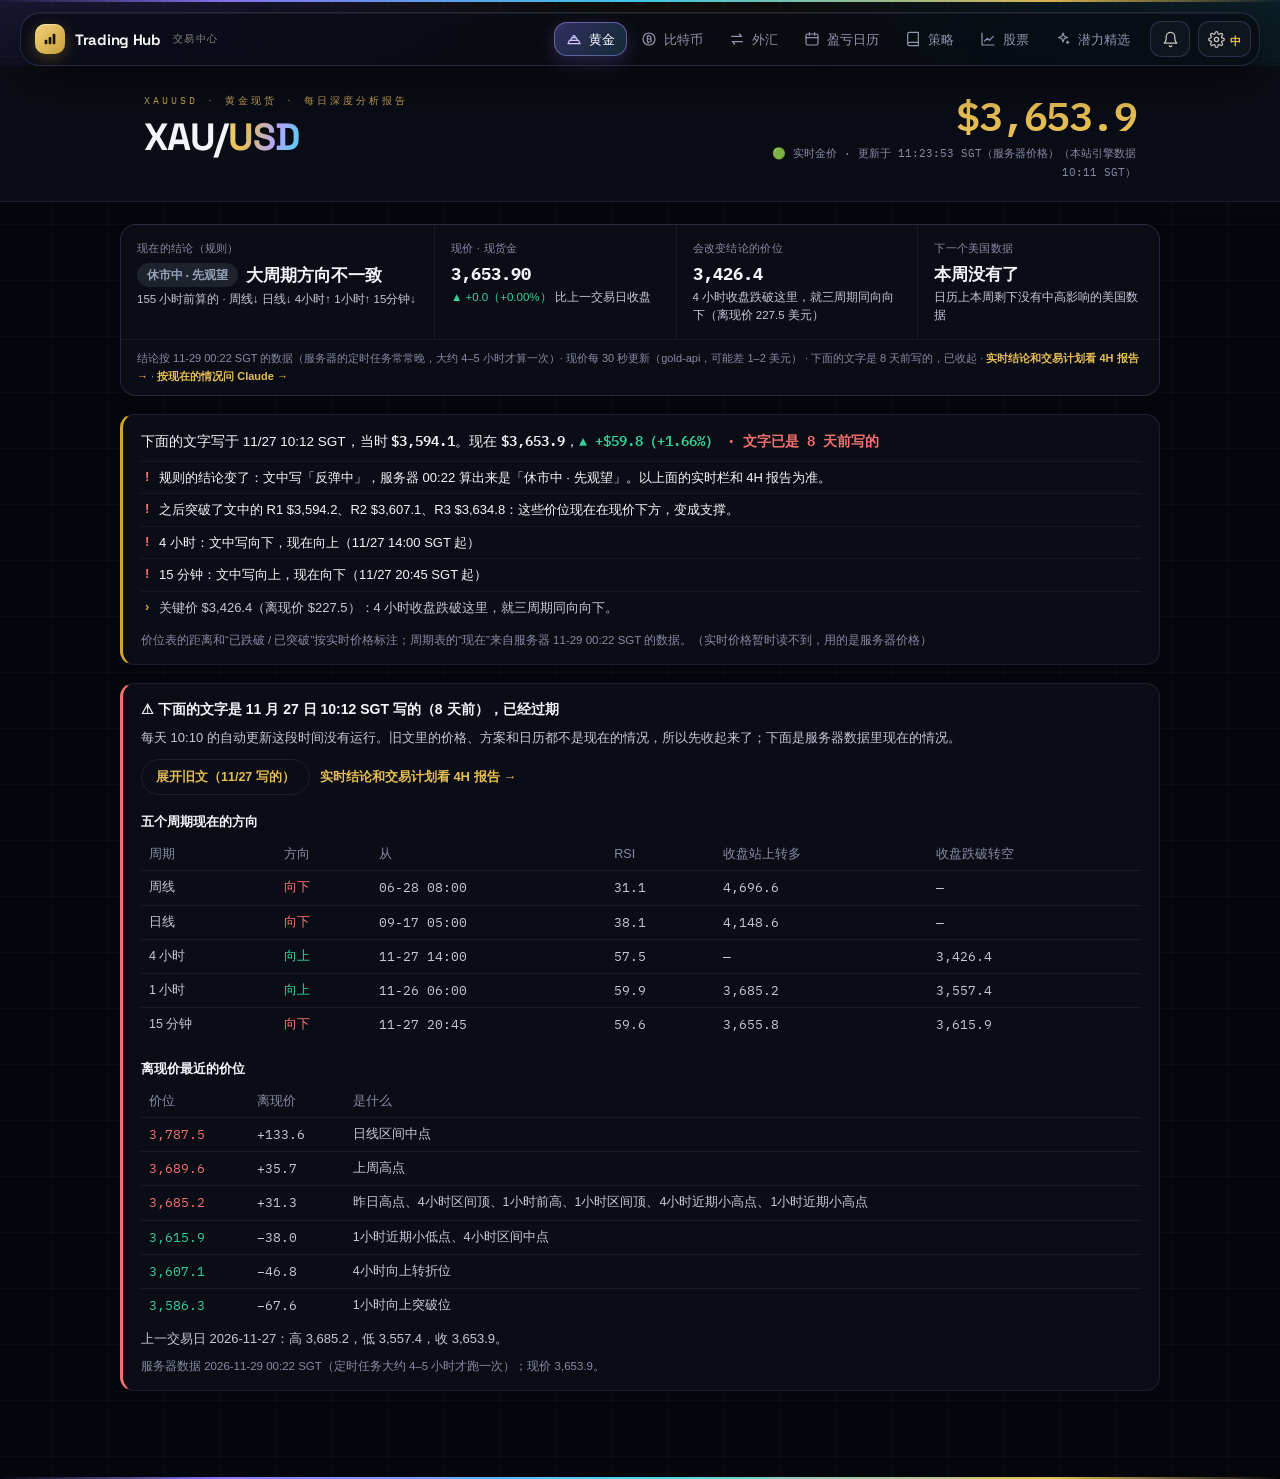
<file: daily.html>
<!DOCTYPE html>
<html lang="zh">
<head>
<meta charset="UTF-8">
<meta name="viewport" content="width=device-width, initial-scale=1.0">
<meta name="i18n" content="en">
<meta name="i18n-title" content="XAUUSD daily brief · Trading Hub">
<script src="assets/i18n.js?v=2"></script>
<title>XAUUSD 每日深度分析 · Trading Hub</title>
<link rel="manifest" href="manifest.webmanifest">
<meta name="theme-color" content="#0A0A0F">
<link rel="apple-touch-icon" href="assets/icon-192.png">
<script src="assets/embed.js?v=2"></script>
<link rel="preconnect" href="https://fonts.googleapis.com">
<link rel="preconnect" href="https://fonts.gstatic.com" crossorigin>
<link rel="stylesheet" href="https://fonts.googleapis.com/css2?family=IBM+Plex+Mono:wght@400;500;600&family=Space+Grotesk:wght@400;500;600;700&display=swap" media="print" onload="this.media='all'">
<style>
:root{
  --gold:#D4A72C;--gold-lt:#E6BE55;--gold-dk:#C2A055;--violet:#9B8CF0;
  --bear:#F87171;--bull:#34D399;--neut:#94A3B8;
  --bg:#0A0A0F;--bg2:#15151C;--bg3:#1E1E27;--bg4:#2B2B36;
  --border:#282833;--text:#C9C4BD;--dim:#8A857E;--white:#F6F5F3;
  --gut:max(20px,calc((100% - 1040px) / 2 + 24px));
}
*{box-sizing:border-box;margin:0;padding:0}
html{scroll-behavior:smooth}
body{background:var(--bg);color:var(--text);font-family:'Noto Sans SC',sans-serif;font-size:14px;line-height:1.7;position:relative}
body::before{content:'';position:fixed;inset:0;z-index:-1;pointer-events:none;opacity:.4;mix-blend-mode:overlay;background-image:url("data:image/svg+xml,%3Csvg xmlns='http://www.w3.org/2000/svg' width='120' height='120'%3E%3Cfilter id='n'%3E%3CfeTurbulence type='fractalNoise' baseFrequency='0.9' numOctaves='2' stitchTiles='stitch'/%3E%3C/filter%3E%3Crect width='100%25' height='100%25' filter='url(%23n)' opacity='0.4'/%3E%3C/svg%3E")}
.mesh{position:fixed;inset:0;z-index:-1;pointer-events:none;overflow:hidden}
.mesh::before{content:'';position:absolute;top:-220px;left:50%;transform:translateX(-50%);width:900px;height:600px;background:radial-gradient(ellipse,rgba(212,167,44,.10),transparent 65%);filter:blur(46px)}
.mesh::after{content:'';position:absolute;top:38%;right:-200px;width:640px;height:520px;background:radial-gradient(ellipse,rgba(96,165,250,.06),transparent 65%);filter:blur(50px)}
.mesh .orb-violet{position:absolute;top:8%;left:-160px;width:480px;height:480px;background:radial-gradient(circle,rgba(155,140,240,.06),transparent 68%);filter:blur(50px)}
.topstrip{height:3px;background:linear-gradient(90deg,#8A6B28,#E8C96D,#C9A84C,#F59E0B,#8A6B28);background-size:220% 100%}
.navbar{position:sticky;top:0;z-index:50;display:flex;align-items:center;gap:6px;padding:12px 28px;background:rgba(10,10,15,.82);backdrop-filter:blur(16px) saturate(1.4);-webkit-backdrop-filter:blur(16px) saturate(1.4);border-bottom:1px solid rgba(255,255,255,.06)}
.navbar .brand{white-space:nowrap;flex:none;display:flex;align-items:center;gap:9px;font-family:'Space Grotesk',sans-serif;font-weight:700;font-size:15px;color:var(--white);text-decoration:none;letter-spacing:-.3px;margin-right:auto}
.navbar .brand .dot{width:9px;height:9px;border-radius:50%;background:linear-gradient(135deg,#E8C96D,var(--gold));box-shadow:0 0 0 3px rgba(184,134,11,.15)}
.navbar a.nl{font-size:12.5px;color:var(--dim);text-decoration:none;padding:7px 13px;border-radius:999px;transition:all .18s}
.navbar a.nl:hover{color:var(--white);background:var(--bg3)}
.navbar a.nl.on{color:var(--gold-lt);background:rgba(184,134,11,.10)}
@media(max-width:760px){.navbar{padding:10px 14px;overflow-x:auto}.navbar a.nl{white-space:nowrap;font-size:11.5px;padding:6px 10px}}
/* header: title and today's summary on the left, live price on the right */
header{background:var(--bg2);border-bottom:1px solid var(--border);padding:26px var(--gut) 20px;display:grid;grid-template-columns:minmax(0,1fr) minmax(0,380px);gap:14px 36px;align-items:start}
.hl-tag{font-family:'IBM Plex Mono',monospace;font-size:10px;letter-spacing:3px;color:var(--gold-dk);text-transform:uppercase;margin-bottom:8px}
header h1{font-family:'Space Grotesk','Noto Sans SC',sans-serif;font-size:38px;font-weight:900;color:var(--white);line-height:1.1;letter-spacing:-1px}
header h1 em{color:var(--gold);font-style:normal}
.hdate{font-size:13.5px;line-height:1.75;color:var(--text);margin-top:12px;max-width:760px}
.hprice{text-align:right;min-width:0}
.hprice-num{font-family:'IBM Plex Mono',monospace;font-size:40px;font-weight:600;color:var(--gold-lt);letter-spacing:-1.5px;line-height:1.15}
.hprice-chg{font-size:12.5px;line-height:1.65;margin-top:6px}
.hprice-sub{font-family:'IBM Plex Mono',monospace;font-size:11px;color:var(--dim);margin-top:6px}
.clamp{display:-webkit-box;-webkit-line-clamp:3;-webkit-box-orient:vertical;overflow:hidden}
.more-btn{background:none;border:0;color:var(--gold-lt);font:600 12px/1 'Noto Sans SC',sans-serif;cursor:pointer;padding:6px 0 0}
/* bias bar: the written conclusion first, then one readable line per timeframe group */
.biasbar{background:var(--bg3);border-bottom:1px solid var(--border);padding:12px var(--gut);display:grid;grid-template-columns:repeat(auto-fit,minmax(min(100%,300px),1fr));gap:8px}
.biaslabel{grid-column:1/-1;font-family:'IBM Plex Mono',monospace;font-size:10px;letter-spacing:2px;color:var(--dim);text-transform:uppercase}
.badge{font-size:12.5px;line-height:1.6;font-weight:500;padding:9px 12px;border-radius:10px;border:1px solid;border-left-width:3px}
.biaslabel + .badge{grid-column:1/-1;font-size:13.5px;font-weight:700}
.badge.bear{background:rgba(248,113,113,.08);color:#F5A3A3;border-color:rgba(248,113,113,.22)}
.badge.bull{background:rgba(52,211,153,.08);color:#7FE3BE;border-color:rgba(52,211,153,.22)}
.badge.neut{background:rgba(148,163,184,.08);color:#C3CCD8;border-color:rgba(148,163,184,.25)}
.badge.caut{background:rgba(212,167,44,.08);color:var(--gold-lt);border-color:rgba(212,167,44,.25)}
/* section links */
.secnav{position:sticky;top:var(--navh,54px);z-index:40;display:flex;gap:6px;overflow-x:auto;scrollbar-width:none;padding:9px var(--gut);background:rgba(10,10,15,.88);backdrop-filter:blur(14px);-webkit-backdrop-filter:blur(14px);border-bottom:1px solid var(--border)}
.secnav::-webkit-scrollbar{display:none}
.secnav a{flex:none;font-size:12px;color:var(--dim);text-decoration:none;padding:5px 12px;border-radius:999px;border:1px solid var(--border);transition:all .15s}
.secnav a:hover{color:var(--white);border-color:var(--bg4)}
.secnav a.on{color:var(--gold-lt);border-color:rgba(212,167,44,.45);background:rgba(212,167,44,.08)}
.secnav .sep{flex:none;width:1px;background:var(--border);margin:3px 4px}
main{max-width:1088px;margin:0 auto;padding:22px 24px 64px;display:grid;grid-template-columns:minmax(0,1fr);gap:18px}
.full{grid-column:1/-1}
.grp{font-family:'IBM Plex Mono',monospace;font-size:10.5px;letter-spacing:2.5px;color:var(--dim);text-transform:uppercase;margin:10px 2px -6px;display:flex;align-items:center;gap:10px}
.grp::after{content:'';flex:1;height:1px;background:var(--border)}
#gold-bar .gbar{margin-bottom:0}
#gold-bar{scroll-margin-top:calc(var(--navh,54px) + 60px)}
.card{background:var(--bg2);border:1px solid var(--border);border-radius:14px;padding:22px 26px;min-width:0;scroll-margin-top:calc(var(--navh,54px) + 60px)}
.card-eyebrow{font-family:'IBM Plex Mono',monospace;font-size:10.5px;letter-spacing:2px;color:var(--gold-dk);text-transform:uppercase;margin-bottom:10px;display:flex;align-items:center;gap:10px}
.card-eyebrow::after{content:'';flex:1;height:1px;background:var(--border);order:1}
.card[data-fold] .card-eyebrow,.card[data-fold] > h2{cursor:pointer;user-select:none}
.fold-btn{order:2;flex:none;background:var(--bg3);border:1px solid var(--border);color:var(--text);font:600 11.5px/1 'Noto Sans SC',sans-serif;letter-spacing:0;padding:6px 11px;border-radius:999px;cursor:pointer;text-transform:none}
.fold-btn:hover{color:var(--white);border-color:var(--bg4)}
.card.folded > :not(.card-eyebrow):not(h2){display:none !important}
.card.folded > h2{margin-bottom:0}
.card.folded{padding-bottom:18px}
.card h2{font-family:'Space Grotesk','Noto Sans SC',sans-serif;font-size:18px;font-weight:700;color:var(--white);line-height:1.45;margin-bottom:16px}
.card p{font-size:13.5px;color:var(--text);line-height:1.8}
.card p+p{margin-top:10px}
/* snapshot */
.snap-grid{display:grid;grid-template-columns:repeat(auto-fill,minmax(min(100%,220px),1fr));gap:10px;margin-bottom:18px}
.snap-cell{background:var(--bg3);border:1px solid var(--border);border-radius:10px;padding:12px 14px;min-width:0}
.snap-cell.wide{grid-column:1/-1}
.snap-label{font-family:'IBM Plex Mono',monospace;font-size:10px;letter-spacing:1.5px;color:var(--dim);text-transform:uppercase;margin-bottom:6px}
.snap-val{font-size:13px;line-height:1.65;font-weight:500;color:var(--white)}
.snap-val.num{font-family:'IBM Plex Mono',monospace;font-size:20px;font-weight:600;line-height:1.3}
.snap-val.g{color:var(--gold-lt)}.snap-val.b{color:var(--bull)}.snap-val.r{color:var(--bear)}.snap-val.n{color:var(--text)}
.scale-wrap{margin:4px 0 6px}
.scale-labels{display:flex;justify-content:space-between;gap:10px;font-family:'IBM Plex Mono',monospace;font-size:10.5px;color:var(--dim);margin-bottom:6px}
.scale-track{height:6px;background:var(--bg4);border-radius:3px;position:relative}
.scale-fill{height:100%;background:linear-gradient(90deg,var(--bull),var(--gold));border-radius:3px}
.scale-pin{position:absolute;top:-5px;width:2px;height:16px;background:var(--white);border-radius:1px}
.scale-caption{font-size:12.5px;color:var(--dim);margin-top:10px;line-height:1.7}
/* timeframe table */
.tf-table{width:100%;border-collapse:collapse}
.tf-table th{font-family:'IBM Plex Mono',monospace;font-size:10px;letter-spacing:2px;text-transform:uppercase;color:var(--dim);text-align:left;padding:6px 10px;border-bottom:1px solid var(--border)}
.tf-table td{padding:11px 10px;border-bottom:1px solid rgba(255,255,255,.05);font-size:13px;line-height:1.7;vertical-align:top}
.tf-table tr:last-child td{border-bottom:none}
.tf-table td:last-child{min-width:130px}
.tf{font-family:'IBM Plex Mono',monospace;font-size:12px;font-weight:600;color:var(--gold);white-space:nowrap}
.sig{font-family:'IBM Plex Mono',monospace;font-size:12px;font-weight:600}
.sig.sell{color:var(--bear)}.sig.buy{color:var(--bull)}.sig.neut{color:var(--neut)}
.sig-bar-wrap{width:70px;height:4px;background:var(--bg4);border-radius:2px;display:inline-block;vertical-align:middle;margin-left:6px}
.sig-bar{height:100%;border-radius:2px}
.sig-bar.sell{background:var(--bear)}.sig-bar.buy{background:var(--bull)}.sig-bar.neut{background:var(--neut)}
/* indicator table */
.ind-table{width:100%;border-collapse:collapse}
.ind-table th{font-family:'IBM Plex Mono',monospace;font-size:10px;letter-spacing:2px;text-transform:uppercase;color:var(--dim);text-align:left;padding:6px 8px;border-bottom:1px solid var(--border)}
.ind-table td{padding:10px 8px;border-bottom:1px solid rgba(255,255,255,.05);font-size:13px;vertical-align:top}
.ind-table tr:last-child td{border-bottom:none}
.ind-name{color:var(--dim);font-size:12.5px}
.ind-val{font-family:'IBM Plex Mono',monospace;font-size:12.5px;color:var(--white)}
.ind-sig{font-family:'IBM Plex Mono',monospace;font-size:11px;font-weight:600;white-space:nowrap}
.ind-sig.sell{color:var(--bear)}.ind-sig.buy{color:var(--bull)}.ind-sig.neut{color:var(--neut)}
.ind-note{font-size:12.5px;color:var(--text);line-height:1.7}
/* level table */
.lvl-table{width:100%;border-collapse:collapse}
.lvl-table th{font-family:'IBM Plex Mono',monospace;font-size:10px;letter-spacing:2px;text-transform:uppercase;color:var(--dim);text-align:left;padding:6px 8px;border-bottom:1px solid var(--border)}
.lvl-table td{padding:10px 8px;border-bottom:1px solid rgba(255,255,255,.05);font-size:13px;vertical-align:middle}
.lvl-table tr:last-child td{border-bottom:none}
.lvl-type{font-family:'IBM Plex Mono',monospace;font-size:10.5px;font-weight:600;padding:3px 8px;border-radius:6px;display:inline-block;white-space:nowrap}
.lvl-type.R{background:rgba(248,113,113,.14);color:var(--bear)}
.lvl-type.S{background:rgba(52,211,153,.14);color:var(--bull)}
.lvl-type.P{background:rgba(212,167,44,.16);color:var(--gold)}
.lvl-type.K{background:rgba(148,163,184,.14);color:var(--neut)}
.lvl-price{font-family:'IBM Plex Mono',monospace;font-size:14px;font-weight:600;color:var(--white);white-space:nowrap}
.lvl-strength{display:flex;gap:3px;align-items:center}
.str-dot{width:7px;height:7px;border-radius:50%}
.str-dot.r{background:var(--bear)}.str-dot.g{background:var(--bull)}.str-dot.y{background:var(--gold)}.str-dot.off{background:var(--bg4)}
.dist-tag{font-family:'IBM Plex Mono',monospace;font-size:12px;color:var(--text);white-space:nowrap}
/* sessions */
.sess-grid{display:grid;grid-template-columns:repeat(3,minmax(0,1fr));gap:10px}
.sess-card{background:var(--bg3);border:1px solid var(--border);border-radius:10px;padding:14px 16px}
.sess-name{font-family:'IBM Plex Mono',monospace;font-size:10.5px;letter-spacing:2px;text-transform:uppercase;margin-bottom:6px;font-weight:600}
.sess-name.a{color:#60A5FA}.sess-name.l{color:var(--gold-lt)}.sess-name.n{color:var(--bear)}
.sess-time{font-family:'IBM Plex Mono',monospace;font-size:11px;color:var(--dim);margin-bottom:8px}
.sess-info{font-size:13px;color:var(--text);line-height:1.7}
.sess-setup{margin-top:10px;padding-top:9px;border-top:1px solid var(--border);font-size:12.5px;color:var(--gold-lt);font-weight:500}
/* scenarios */
.scen{background:var(--bg3);border-left:3px solid;border-radius:0 10px 10px 0;padding:15px 18px;margin-bottom:12px}
.scen:last-child{margin-bottom:0}
.scen.bull{border-color:var(--bull)}.scen.bear{border-color:var(--bear)}.scen.warn{border-color:var(--gold)}
.scen h4{font-size:14px;font-weight:700;line-height:1.5;margin-bottom:8px}
.scen.bull h4{color:var(--bull)}.scen.bear h4{color:var(--bear)}.scen.warn h4{color:var(--gold-lt)}
.scen p{font-size:13px;line-height:1.8;color:var(--text)}
.scen p strong{color:var(--white)}
.scen-row{display:grid;grid-template-columns:repeat(3,minmax(0,1fr));gap:8px;margin-top:12px}
.scen-item{background:var(--bg4);border-radius:8px;padding:9px 11px}
.scen-item-label{font-size:11px;color:var(--dim);margin-bottom:3px}
.scen-item-val{font-family:'IBM Plex Mono',monospace;font-size:12.5px;font-weight:600}
/* calendar */
.event-item{display:flex;gap:14px;padding:12px 0;border-bottom:1px solid var(--border);align-items:flex-start}
.event-item:last-child{border-bottom:none}
.event-date{font-family:'IBM Plex Mono',monospace;font-size:11px;color:var(--gold);min-width:78px;padding-top:2px;line-height:1.5}
.event-badge{font-size:11px;font-weight:600;padding:3px 8px;border-radius:6px;min-width:34px;text-align:center;margin-top:2px;line-height:1.4}
.event-badge.h{background:rgba(248,113,113,.18);color:var(--bear)}.event-badge.m{background:rgba(212,167,44,.18);color:var(--gold-lt)}.event-badge.l{background:rgba(52,211,153,.18);color:var(--bull)}
.event-body{flex:1;min-width:0}
.event-name{font-size:13.5px;font-weight:500;color:var(--white)}
.event-note{font-size:12.5px;color:var(--dim);margin-top:4px;line-height:1.65}
/* drivers */
.factor-item{display:flex;gap:14px;padding:13px 0;border-bottom:1px solid var(--border);align-items:flex-start}
.factor-item:last-child{border-bottom:none}
.factor-tag{font-family:'IBM Plex Mono',monospace;font-size:10.5px;font-weight:600;color:var(--gold);min-width:40px;padding-top:3px;letter-spacing:1px}
.factor-body{flex:1;min-width:0;font-size:13px;line-height:1.75}
.factor-body strong{color:var(--white);font-size:13.5px}
.factor-sign{font-size:11px;font-weight:600;padding:2px 7px;border-radius:6px;margin-left:6px;white-space:nowrap}
.factor-sign.neg{background:rgba(248,113,113,.14);color:var(--bear)}.factor-sign.pos{background:rgba(52,211,153,.14);color:var(--bull)}.factor-sign.neut{background:rgba(148,163,184,.14);color:var(--neut)}
/* institutions */
.inst-grid{display:grid;grid-template-columns:repeat(3,minmax(0,1fr));gap:8px}
.inst-card{background:var(--bg3);border:1px solid var(--border);border-radius:10px;padding:12px 14px}
.inst-name{font-family:'IBM Plex Mono',monospace;font-size:10px;letter-spacing:1.5px;text-transform:uppercase;color:var(--dim);margin-bottom:6px}
.inst-target{font-family:'IBM Plex Mono',monospace;font-size:20px;font-weight:600;color:var(--gold-lt)}
.inst-label{font-size:11.5px;color:var(--dim);margin-top:3px}
/* rules */
.risk-grid{display:grid;grid-template-columns:repeat(2,minmax(0,1fr));gap:10px}
.risk-card{background:var(--bg3);border:1px solid var(--border);border-radius:10px;padding:14px 16px}
.risk-card:nth-child(-n+2){border-color:rgba(212,167,44,.3)}
.risk-title{font-size:12.5px;font-weight:700;color:var(--white);margin-bottom:8px;line-height:1.5}
.risk-list{list-style:none}
.risk-list li{padding:6px 0 6px 17px;font-size:13px;line-height:1.7;position:relative;color:var(--text);border-bottom:1px solid rgba(255,255,255,.05)}
.risk-list li:last-child{border-bottom:none}
.risk-list li::before{content:'▸';color:var(--gold);font-size:10px;position:absolute;left:0;top:9px}
.risk-list li strong{color:var(--white)}
/* day by day */
.vs-grid{display:grid;grid-template-columns:repeat(2,minmax(0,1fr));gap:10px}
.vs-card{background:var(--bg3);border:1px solid var(--border);border-radius:10px;padding:12px 16px}
.vs-label{font-family:'IBM Plex Mono',monospace;font-size:10px;letter-spacing:2px;text-transform:uppercase;color:var(--dim);margin-bottom:4px}
.vs-row{display:grid;grid-template-columns:minmax(0,1fr) auto;gap:2px 12px;padding:9px 0;border-bottom:1px solid rgba(255,255,255,.05)}
.vs-row:last-child{border-bottom:none}
.vs-key{font-size:12.5px;color:var(--white);font-weight:500}
.vs-val{font-family:'IBM Plex Mono',monospace;font-size:12.5px;color:var(--white);text-align:right}
.vs-chg{grid-column:1/-1;font-size:12.5px;line-height:1.65}
.vs-chg.up{color:#7FE3BE}.vs-chg.dn{color:#F5A3A3}.vs-chg.eq{color:var(--text)}
.tv-host{height:460px;border-radius:10px;overflow:hidden;background:var(--bg3)}
.disclaimer{font-size:11.5px;color:var(--dim);border-top:1px solid var(--border);padding-top:16px;line-height:1.8}
@media(max-width:860px){header{grid-template-columns:minmax(0,1fr)}.hprice{text-align:left}.sess-grid,.risk-grid,.vs-grid{grid-template-columns:minmax(0,1fr)}}
@media(max-width:760px){
  :root{--gut:16px}
  main{padding:16px 16px 48px;gap:14px}
  header{padding:18px 16px 14px}header h1{font-size:28px}.hprice-num{font-size:30px}
  .card{padding:18px 16px;border-radius:12px}
  .card h2{font-size:16.5px}
  .scen-row{grid-template-columns:minmax(0,1fr)}
  .inst-grid{grid-template-columns:repeat(2,minmax(0,1fr))}
  .tv-host{height:380px}
  /* tables become stacked rows: label and value on top, the explanation underneath */
  .tf-table thead,.ind-table thead,.lvl-table thead{display:none}
  .tf-table tr,.ind-table tr,.lvl-table tr{display:grid;border-bottom:1px solid rgba(255,255,255,.06);padding:10px 0}
  .tf-table tr:last-child,.ind-table tr:last-child,.lvl-table tr:last-child{border-bottom:none}
  .tf-table td,.ind-table td,.lvl-table td{border:0;padding:2px 4px}
  .tf-table tr{grid-template-columns:minmax(0,1fr) auto}
  .tf-table td:nth-child(3){order:2;text-align:right;min-width:0}
  .tf-table td:nth-child(2){order:3;grid-column:1/-1;font-size:12.5px}
  .tf-table .sig-bar-wrap{display:none}
  .ind-table tr{grid-template-columns:minmax(0,1fr) auto}
  .ind-table td:nth-child(2){text-align:right}
  .ind-table td:nth-child(3){display:none}
  .ind-table td:nth-child(4){grid-column:1/-1}
  .lvl-table tr{grid-template-columns:auto minmax(0,1fr) auto;align-items:center;column-gap:8px}
  .lvl-table td:nth-child(3){display:none}
  .lvl-table td:nth-child(4){text-align:right;white-space:normal}
  .lvl-table td:nth-child(5){grid-column:1/-1;font-size:12px;color:var(--dim)}
  .factor-item{flex-direction:column;gap:4px}
  .event-item{flex-wrap:wrap;gap:6px 10px}.event-body{flex-basis:100%}
}

/* phones: nothing smaller than 11px */
@media(max-width:640px){.hl-tag,.biaslabel,.snap-label,.tf-table th,.ind-table th,.lvl-table th,.inst-name,.risk-list li::before,.vs-label{font-size:11px}}

/* phones: navbar on one line, links a finger tall */
@media(max-width:640px){.navbar .brand{white-space:nowrap;flex:none;padding:6px 0}.navbar a.nl{white-space:nowrap;flex:none;padding:10px 13px}}
@media(max-width:640px){.more-btn,.bias-more{padding:10px 0 6px}.fold-btn{padding:10px 13px}}
@media(max-width:640px){.biasbar .bias-more{padding:10px 0 6px}}
/* phones: the bars that scroll sideways fade at the right edge, so it is clear there is more */
@media(max-width:640px){.navbar{-webkit-mask-image:linear-gradient(90deg,#000 calc(100% - 34px),transparent);mask-image:linear-gradient(90deg,#000 calc(100% - 34px),transparent);padding-right:38px}.secnav{-webkit-mask-image:linear-gradient(90deg,#000 calc(100% - 34px),transparent);mask-image:linear-gradient(90deg,#000 calc(100% - 34px),transparent);padding-right:38px}}
@media(max-width:640px){/* phones: the blurred backgrounds cost the most while scrolling and barely show on this dark page */
*{backdrop-filter:none!important;-webkit-backdrop-filter:none!important}.navbar,.secnav{background:#0A0A0F!important}.mesh::before,.mesh::after,.mesh .orb-violet{filter:none!important}}
</style>
<link rel="stylesheet" href="assets/site.css?v=13">
</head>
<body>
<div class="mesh"><div class="orb-violet"></div></div>
<div class="topstrip"></div>

<nav class="navbar" aria-label="网站导航" data-en-label="Site navigation">
  <a class="brand" href="index.html"><span class="logo"><svg viewBox="0 0 24 24" aria-hidden="true"><rect x="4" y="13" width="4" height="7" rx="1.2" fill="#17130A"/><rect x="10" y="9" width="4" height="11" rx="1.2" fill="#17130A"/><rect x="16" y="4" width="4" height="16" rx="1.2" fill="#17130A"/></svg></span><span class="t">Trading Hub</span><small>交易中心</small></a>
  <a class="nl on" href="report.html" aria-current="page"><svg viewBox="0 0 24 24" aria-hidden="true"><path d="M3 19h18l-2.2-5H5.2z"/><path d="M7 14l1.6-4h6.8l1.6 4"/><path d="M10 10l.8-3h2.4l.8 3"/></svg>黄金</a>
  <a class="nl" href="btc.html"><svg viewBox="0 0 24 24" aria-hidden="true"><circle cx="12" cy="12" r="9"/><path d="M9.5 7.5v9M9.5 7.5h3.3a2.2 2.2 0 0 1 0 4.5H9.5M9.5 12h3.8a2.2 2.2 0 0 1 0 4.5H9.5M11 6v1.5M11 16.5V18"/></svg>比特币</a>
  <a class="nl" href="forex.html"><svg viewBox="0 0 24 24" aria-hidden="true"><path d="M4 8h15l-3.5-3.5M20 16H5l3.5 3.5"/></svg>外汇</a>
  <a class="nl" href="journal.html"><svg viewBox="0 0 24 24" aria-hidden="true"><rect x="3" y="4.5" width="18" height="16.5" rx="2.5"/><path d="M16 2.5v4M8 2.5v4M3 10h18"/></svg>盈亏日历</a>
  <a class="nl" href="strategy.html"><svg viewBox="0 0 24 24" aria-hidden="true"><path d="M4 19.5A2.5 2.5 0 0 1 6.5 17H20V2H6.5A2.5 2.5 0 0 0 4 4.5z"/><path d="M4 19.5A2.5 2.5 0 0 0 6.5 22H20v-5"/></svg>策略</a>
  <a class="nl" href="stocks.html"><svg viewBox="0 0 24 24" aria-hidden="true"><path d="M3 3v18h18"/><path d="m7 15 4-4 3 3 6-6"/></svg>股票</a>
  <a class="nl" href="potential.html"><svg viewBox="0 0 24 24" aria-hidden="true"><path d="M12 3l1.8 4.9 4.9 1.8-4.9 1.8L12 16.4l-1.8-4.9-4.9-1.8 4.9-1.8z"/><path d="M19 15v4M17 17h4"/></svg>潜力精选</a>
</nav>

<header>
  <div>
    <div class="hl-tag" data-en="XAUUSD · spot gold · daily brief">XAUUSD · 黄金现货 · 每日深度分析报告</div>
    <h1>XAU/<em>USD</em></h1>
    <div class="hdate">2026年11月27日（星期五）10:12 SGT&ensp;·&ensp;GMT+8&ensp;·&ensp;现货金 $3,594.1（10:00 SGT 收盘的 15 分钟 K 线）· 结论：反弹中 · 大方向向下</div>
  </div>
  <div class="hprice">
    <div class="hprice-num js-live-price">—</div>
    <div class="hprice-chg" style="color:var(--bull)">▲ 上个交易日（11/26 周四，美国感恩节）收 $3,566.1，较前一日收盘 $3,588.4 -$22.3（-0.62%），高 $3,607.0 / 低 $3,551.1；今天（11/27 周五，06:00 SGT 换日）开 $3,565.7，现价 $3,594.1，较昨收 +$27.9（+0.78%），高 $3,594.2 / 低 $3,557.4；本周高 $3,689.6 / 低 $3,426.4</div>
    <div class="hprice-sub"><span data-en="🟢 Live gold price · updated">🟢 实时金价 · 更新于</span> <span class="js-live-time">载入中…</span><span data-en=" (site engine data)">（本站引擎数据 10:11 SGT）</span></div>
  </div>
</header>

<div class="biasbar">
  <span class="biaslabel" data-en="Overall bias">综合偏向</span>
  <span class="badge caut">结论：反弹中 · 大方向向下 · 周线、日线、4 小时向下，1 小时、15 分钟向上；规则不追这段反弹，也先不卖，等 1 小时收盘跌破 $3,552 转回向下才是做空信号；规则现在没有入场方案</span>
</div>
<nav class="secnav" aria-label="本页目录" data-en-label="On this page"><a href="#gold-bar" data-en="Live answer">实时结论</a><a href="#plan" data-en="Today">今天怎么做</a><a href="#levels" data-en="Levels">关键价位</a><a href="#sess" data-en="Sessions">时段</a><span class="sep"></span><a href="#tf" data-en="Timeframes">多周期</a><a href="#drivers" data-en="Why it moved">为什么这样走</a></nav>
<main>
  <div id="gold-bar"></div>
  <div id="since-note"></div>
<div class="grp" data-en="Today">今天怎么做</div>
<!-- ══ 风险管理 ══ -->
<div class="card full" id="plan" data-fold="open">
  <div class="card-eyebrow" data-en="Risk discipline">风险管理纪律</div>
  <h2>当前操作规则（11/27 周五 10:12 · 现货 $3,594.1 · 结论：反弹中 · 大方向向下）</h2>
  <div class="risk-grid">
    <div class="risk-card">
      <div class="risk-title">当前操作原则（大方向向下 · 小周期在反弹 · 规则现在没有方案）</div>
      <ul class="risk-list">
        <li>周线（6/28 起）、日线（9/17 起）、4 小时（11/11 起）仍向下；1 小时（昨天 06:00 SGT 起）和 15 分钟（今天 10:00 SGT 起）向上。昨天（感恩节）金价在 $3,551.1–$3,607.0 之间窄幅整理，收 $3,566.1（-0.62%）；今天早盘上冲到 $3,594.2，现价 $3,594.1，贴着 1 小时区间顶。结论和昨天一样：大方向向下、小周期在反弹。</li>
        <li>做法：不追这段反弹（逆着三个大周期做，回放里长期亏损），也先不卖；等 1 小时收盘跌破 $3,552，1 小时转回向下，规则才重新给出做空方案。不要因为“涨了一天”去抄底，也不要用更紧的止损去博，回放里这些都没有优势。</li>
        <li>多头入场方案：暂无。周线、日线、4 小时都向下，逆着大周期做多没有优势；要转成做多方向，还要日线收盘站上 $4,148.6（差 $554.5）、周线收盘站上 $4,696.6（差 $1,102.6）。</li>
        <li>空头入场方案：暂无。大方向向下，但 1 小时、15 分钟还在向上，规则要 1 小时转回向下才进场；1 小时收盘跌破 $3,552 就转回向下。</li>
        <li>已有空单的人：用跟踪止损的，在 4 小时收盘站上 $3,607.1（差 $13.0，很近）时离场；用目标 3R 的，止损和目标固定，大周期的变化不算出场。本站纸上记录（自 10/12）共 21 次信号、8 次入场，已平仓 8 笔，赢 5 笔，合计 +12R（平均 +1.5R），目前没有持仓；样本很小，不能当结论。</li>
      </ul>
    </div>
    <div class="risk-card">
      <div class="risk-title">当前关键关注（$3,594.2 / $3,607.1 / $3,634.8 阻力 · $3,586.3 / $3,557.4 / $3,551.1 / $3,502.7 支撑）</div>
      <ul class="risk-list">
        <li><strong>$3,607.1</strong>：昨日高点、4 小时前高、1 小时牛旗关键位（强度最高之一）；4 小时收盘站上这里，三个大周期不再同向，规则变成观望，跟踪止损的空单在这里离场（现价上方 $13.0）</li>
        <li><strong>$3,594.2</strong>：1 小时区间顶，就在现价上方 $0.1，今天高点也在这里</li>
        <li><strong>$3,586.3</strong>：1 小时向上突破位，现价下方 $7.8，最近支撑</li>
        <li><strong>$3,552</strong>：1 小时收盘跌破这里，1 小时转回向下；旁边是 $3,551.1（昨日低点、1 小时前低、4 小时近期小低点），再往下是 $3,502.7（上周低点、周线区间底，强度高）</li>
        <li><strong>$3,426.4</strong>：本周低点，日线和 4 小时区间底；4 小时收盘跌破它，4 小时向下会继续延伸</li>
        <li>接下来的事件（日历文件）：本周的核心 PCE 和 GDP 已在 11/25 公布，11/26 美国银行假日已过；今天没有列出的美国数据，下周的日历本次没有收录；FOMC 12/8–12/9</li>
        <li>背景：Kitco 11/27 06:07 SGT 的标题称假日交易里金价下滑、白银上涨，市场仍在押联储加息；Investing.com 11/27 09:32 的标题称金价在 15 个月低点附近企稳（均只核实到标题）；价位以引擎为准</li>
      </ul>
    </div>
    <div class="risk-card">
      <div class="risk-title">仓位与止损</div>
      <ul class="risk-list">
        <li>单笔风险不超过账户净值 <strong>1%</strong>；仓位按止损距离反推，不要为了“多赚一点”放大</li>
        <li>规则的止损距离是 3 倍 1 小时 ATR（现在 1 小时 ATR $17.98，约 $53.9）；规则现在没有方案，所以今天没有新的止损价，等方案出现再按页面给出的为准</li>
        <li>回放里这套规则最坏的一段回撤约 38R，所以单笔风险宁小勿大</li>
        <li>日线 ATR $103.06，昨天的区间 $55.9（$3,551.1–$3,607.0），比平均日波幅小很多；本周金价区间 $263.2（$3,426.4–$3,689.6）。今天美国股市提前收盘，下午流动性偏薄，已有持仓的人先想好最大可承受亏损</li>
        <li>连续止损 2 次 → 停止当日操作，次日再评估</li>
      </ul>
    </div>
    <div class="risk-card">
      <div class="risk-title">心理纪律</div>
      <ul class="risk-list">
        <li>周线 RSI 31.1、日线 RSI 30.9，仍在超卖区：超卖不是做多理由，也不是不做空的理由，规则只看结构；现在 1 小时 RSI 60.2、15 分钟 RSI 72.3，小周期的反弹已经偏热，但这也不是做空信号</li>
        <li>现价离 4 小时转折价 $3,607.1 只有 $13.0：不凭一根 K 线改计划，等 4 小时收盘；收盘站上才算三个大周期不再同向，没站上就还是向下</li>
        <li>周五收盘前后常有仓位调整，假突破多：规则没有方案就不动，不要因为“错过了”而追</li>
        <li>新闻和标题不改规则：价格以收盘结构为准</li>
      </ul>
    </div>
  </div>
</div>
<!-- ══ 支撑阻力 ══ -->
<div class="card full" id="levels" data-fold="open">
  <div class="card-eyebrow" data-en="Key levels">关键价位图</div>
  <h2 data-en="Support &amp; resistance, all levels">支撑 &amp; 阻力完整层级</h2>
  <table class="lvl-table">
    <thead><tr><th data-en="Type">类型</th><th data-en="Level">价位区间</th><th data-en="Strength">强度</th><th data-en="From the price">距现价</th><th data-en="Why">形成原因</th></thead>
      <tr>
        <td><span class="lvl-type R">R5</span></td>
        <td class="lvl-price">$3,724.1</td>
        <td><div class="lvl-strength"><div class="str-dot r"></div><div class="str-dot off"></div><div class="str-dot off"></div><div class="str-dot off"></div><div class="str-dot off"></div></div></td>
        <td class="dist-tag">+$130.0</td>
        <td>1小时牛旗目标</td>
      </tr>
      <tr>
        <td><span class="lvl-type R">R4</span></td>
        <td class="lvl-price">$3,689.6</td>
        <td><div class="lvl-strength"><div class="str-dot r"></div><div class="str-dot r"></div><div class="str-dot off"></div><div class="str-dot off"></div><div class="str-dot off"></div></div></td>
        <td class="dist-tag">+$95.5</td>
        <td>4小时区间顶（本周高点；4 小时收盘站上 $3,607.1 就不再三周期同向）</td>
      </tr>
      <tr>
        <td><span class="lvl-type R">R3</span></td>
        <td class="lvl-price">$3,634.8</td>
        <td><div class="lvl-strength"><div class="str-dot r"></div><div class="str-dot r"></div><div class="str-dot r"></div><div class="str-dot off"></div><div class="str-dot off"></div></div></td>
        <td class="dist-tag">+$40.7</td>
        <td>1小时头肩底关键位、1小时头肩顶关键位</td>
      </tr>
      <tr>
        <td><span class="lvl-type R">R2</span></td>
        <td class="lvl-price">$3,607.1</td>
        <td><div class="lvl-strength"><div class="str-dot r"></div><div class="str-dot r"></div><div class="str-dot r"></div><div class="str-dot r"></div><div class="str-dot r"></div></div></td>
        <td class="dist-tag">+$13.0</td>
        <td>昨日高点、4小时前高、1小时牛旗关键位、4小时近期小高点（4 小时收盘站上它，三个大周期不再同向）</td>
      </tr>
      <tr>
        <td><span class="lvl-type R">R1</span></td>
        <td class="lvl-price">$3,594.2</td>
        <td><div class="lvl-strength"><div class="str-dot r"></div><div class="str-dot off"></div><div class="str-dot off"></div><div class="str-dot off"></div><div class="str-dot off"></div></div></td>
        <td class="dist-tag">+$0.1 ⭐最近阻力</td>
        <td>1小时区间顶（今天高点）</td>
      </tr>
      <tr>
        <td><span class="lvl-type P">当前</span></td>
        <td class="lvl-price">$3,594.1</td>
        <td class="dist-tag">此处</td>
        <td>11/27 10:00 SGT 最后一根 15 分钟收盘价 · 今天区间 $3,557.4–$3,594.2 · 日线 RSI 30.9 · 结论：反弹中 · 大方向向下</td>
      </tr>
      <tr>
        <td><span class="lvl-type S">S1</span></td>
        <td class="lvl-price">$3,586.3</td>
        <td><div class="lvl-strength"><div class="str-dot g"></div><div class="str-dot off"></div><div class="str-dot off"></div><div class="str-dot off"></div><div class="str-dot off"></div></div></td>
        <td class="dist-tag">-$7.8 ⭐最近支撑</td>
        <td>1小时向上突破位</td>
      </tr>
      <tr>
        <td><span class="lvl-type S">S2</span></td>
        <td class="lvl-price">$3,557.4</td>
        <td><div class="lvl-strength"><div class="str-dot g"></div><div class="str-dot g"></div><div class="str-dot off"></div><div class="str-dot off"></div><div class="str-dot off"></div></div></td>
        <td class="dist-tag">-$36.7</td>
        <td>1小时区间底、4小时区间中点（今天低点）</td>
      </tr>
      <tr>
        <td><span class="lvl-type S">S3</span></td>
        <td class="lvl-price">$3,551.1</td>
        <td><div class="lvl-strength"><div class="str-dot g"></div><div class="str-dot g"></div><div class="str-dot g"></div><div class="str-dot g"></div><div class="str-dot off"></div></div></td>
        <td class="dist-tag">-$43.0</td>
        <td>昨日低点、1小时前低、4小时近期小低点（1 小时收盘跌破 $3,552，1 小时转回向下）</td>
      </tr>
      <tr>
        <td><span class="lvl-type S">S4</span></td>
        <td class="lvl-price">$3,524.8</td>
        <td><div class="lvl-strength"><div class="str-dot g"></div><div class="str-dot off"></div><div class="str-dot off"></div><div class="str-dot off"></div><div class="str-dot off"></div></div></td>
        <td class="dist-tag">-$69.3</td>
        <td>1小时头肩顶目标</td>
      </tr>
      <tr>
        <td><span class="lvl-type S">S5</span></td>
        <td class="lvl-price">$3,502.7</td>
        <td><div class="lvl-strength"><div class="str-dot g"></div><div class="str-dot g"></div><div class="str-dot g"></div><div class="str-dot g"></div><div class="str-dot g"></div></div></td>
        <td class="dist-tag">-$91.4</td>
        <td>上周低点、周线区间底、4小时向下突破位（多个周期叠在一起）</td>
      </tr>
</tbody>
  </table>
</div>
<!-- ══ 时段 ══ -->
<div class="card full" id="sess" data-fold="open">
  <div class="card-eyebrow" data-en="Session plan (GMT+8)">盘中时段策略（GMT+8）</div>
  <h2>今天（11/27 周五）接下来的三大时段节奏</h2>
  <div class="sess-grid">
    <div class="sess-card">
      <div class="sess-name a">亚洲时段</div>
      <div class="sess-time">07:00 – 15:00 (GMT+8)</div>
      <div class="sess-info">
        今天 06:00 SGT 换日，开 $3,565.7，最高 $3,594.2、最低 $3,557.4，现价 $3,594.1，贴着 1 小时区间顶 $3,594.2。向上看 $3,607.1（昨日高点，4 小时收盘站上则三个大周期不再同向）和 $3,634.8；向下看 $3,586.3 和 $3,557.4。1 小时、15 分钟向上，大方向仍向下，这是反弹，不是方案。
      </div>
      <div class="sess-setup">⟶ 规则：没有入场方案，观望</div>
    </div>
    <div class="sess-card">
      <div class="sess-name l">伦敦时段</div>
      <div class="sess-time">15:00 – 21:00 (GMT+8)</div>
      <div class="sess-info">
        欧洲盘开盘后波动易放大。向上看 $3,607.1 → $3,689.6（4 小时区间顶）；向下看 $3,557.4 → $3,551.1 → $3,502.7。背景（data/drivers.json）：美元指数 11/26 收 103.74，一周 -0.15%；美国 10 年期收益率 11/25 收 4.85%，比一周前低 0.22 个百分点；金价与美元 60 日相关性 -0.19，只是背景。
      </div>
      <div class="sess-setup">⟶ 已持空单按规则，不追加、不收紧止损</div>
    </div>
    <div class="sess-card">
      <div class="sess-name n">纽约时段</div>
      <div class="sess-time">21:00 – 次日04:00 (GMT+8)</div>
      <div class="sess-info">
        美国感恩节后的周五，美股提前收盘，下午流动性偏薄，容易出现来回的假动作；日历文件本周没有列出今晚的美国数据。周末前的最后一个 4 小时收盘要看是否站上 $3,607.1：站上则规则变成观望，没站上则大方向仍向下，1 小时收盘跌破 $3,552 才是做空信号的第一步。下周的日历本次没有收录。
      </div>
      <div class="sess-setup">⟶ 薄盘不追，等收盘确认</div>
    </div>
  </div>
</div>
<div class="grp" data-en="Background">背景与细节</div>
<!-- ══ 多周期结构 ══ -->
<div class="card full" id="tf" data-fold="open">
  <div class="card-eyebrow" data-en="Multi-timeframe structure">多周期技术结构</div>
  <h2>趋势与结构分析（数据 10:11 SGT，价格取自 10:00 SGT 收盘的 15 分钟 K 线）</h2>
  <table class="tf-table">
    <thead><tr><th data-en="Timeframe">周期</th><th data-en="Structure">结构</th><th data-en="Signal">信号</th></tr></thead>
    <tbody>
      <tr><td class="tf">周线</td><td>向下（自 6/28 起），RSI 31.1，ATR $235.25；EMA20/50/200 = $4,129.7 / $4,180.9 / $3,312.9，交错；区间 $3,502.7–$4,696.6，价格在 3% 分位；最近结构：向下延续（破 $3,941.5，3 根前）；要转向上需收盘站上 $4,696.6（差 $1,102.6）</td><td><span class="sig sell">向下</span><div class="sig-bar-wrap"><div class="sig-bar sell" style="width:70%"></div></div></td></tr>
      <tr><td class="tf">日线</td><td>向下（自 9/17 起），RSI 30.9，ATR $103.06；EMA20/50/200 = $3,795.5 / $3,979.2 / $4,195.6，空头排列；区间 $3,426.4–$4,148.6，价格在 19% 分位；最近结构：向下延续（破 $3,869.1，8 根前）；要转向上需收盘站上 $4,148.6（差 $554.5）</td><td><span class="sig sell">向下</span><div class="sig-bar-wrap"><div class="sig-bar sell" style="width:68%"></div></div></td></tr>
      <tr><td class="tf">4 小时</td><td>向下（自 11/11 02:00 起），RSI 49.7，ATR $40.73；EMA20/50/200 = $3,580.6 / $3,658.6 / $3,904.8，交错；区间 $3,426.4–$3,689.6，价格在 64% 分位；最近结构：向下延续（破 $3,502.7，9 根前）；要转向上需收盘站上 $3,607.1（差 $13.0），收盘跌破 $3,426.4 则向下继续延伸</td><td><span class="sig sell">向下</span><div class="sig-bar-wrap"><div class="sig-bar sell" style="width:60%"></div></div></td></tr>
      <tr><td class="tf">1 小时</td><td>向上（自 11/26 06:00 起），RSI 60.2，ATR $17.98；EMA20/50/200 = $3,568.6 / $3,567.6 / $3,666.9，交错；区间 $3,557.4–$3,594.2，价格在 100% 分位；最近结构：向上延续（破 $3,586.3，刚刚）；要转回向下需收盘跌破 $3,552（差 $42.1）</td><td><span class="sig buy">向上</span><div class="sig-bar-wrap"><div class="sig-bar buy" style="width:58%"></div></div></td></tr>
      <tr><td class="tf">15 分钟</td><td>向上（自 11/27 10:00 起），RSI 72.3，ATR $7.88；EMA20/50/200 = $3,571.1 / $3,569.7 / $3,567.6，多头排列；区间 $3,557.4–$3,594.2，价格在 100% 分位；最近结构：向上转折（破 $3,586.3，刚刚）；RSI 偏高，短线容易回吐</td><td><span class="sig buy">向上</span><div class="sig-bar-wrap"><div class="sig-bar buy" style="width:56%"></div></div></td></tr>
</tbody>
  </table>
</div>
<!-- ══ 基本面 ══ -->
<div class="card full" id="drivers" data-fold="open">
  <div class="card-eyebrow" data-en="Fundamentals">基本面分析</div>
  <h2>近期驱动因素深度解析（11/26–11/27）</h2>
    <div class="factor-item">
    <span class="factor-tag">MOVE</span>
    <div class="factor-body">
      <strong>感恩节窄幅整理，今天早盘反弹到 $3,594：11/26 收 $3,566.1（-0.62%）</strong><span class="factor-sign neut">先稳后涨</span><br>
      11/25 收 $3,588.4；11/26（美国感恩节）开 $3,585.9，最高 $3,607.0、最低 $3,551.1，收 $3,566.1，比前一天低 $22.3。今天（11/27）开 $3,565.7，10:00 收 $3,594.1（+0.78%）。本周高 $3,689.6、低 $3,426.4；上周五（11/20）收 $3,538.2，所以现价比上周收盘高 $55.9，但仍在周一高点之下。背景数据（data/drivers.json，COMEX 期金）：11/26 收 $3,624.5，单日 +2.51%，一周 -1.66%，一月 -10.54%。期金和现货差几十美元是合约和时间的不同，本页价位只用现货。Kitco 11/27 06:07 SGT 的标题称假日交易里金价下滑、白银上涨，Investing.com 11/27 09:32 的标题称金价在 15 个月低点附近企稳（均只核实到标题）。
    </div>
  </div>
    <div class="factor-item">
    <span class="factor-tag">FED</span>
    <div class="factor-body">
      <strong>加息押注仍是主线，压着每一次反弹</strong><span class="factor-sign neg">偏空</span><br>
      Bloomberg 11/27 07:53 SGT 的标题：Gold Steadies as Fed Rate Path and AI Stocks Frame Volatile Week，即联储利率路径和 AI 股票是本周波动的框架；FXStreet 11/27 02:01 的标题称加息押注让多头难以发力（均只核实到标题）。上周的报道（FXStreet 11/19、Trading Economics、Khaleej Times）称市场对 12 月加息的押注接近九成多，具体数字以当时来源为准，本次没有取得今天有日期的数字，不写。FOMC 12/8–12/9。data/drivers.json：美国 10 年期收益率 11/25 收 4.85%，一周降 0.22 个百分点；10 年期实际收益率 11/24 为 2.79%，一周降 0.10；美元指数 11/26 收 103.74。收益率从高位回落，是金价没有继续下跌的背景之一，但还不足以改变方向。
    </div>
  </div>
    <div class="factor-item">
    <span class="factor-tag">DATA</span>
    <div class="factor-body">
      <strong>核心 PCE 和 GDP 已公布，今天没有重要美国数据</strong><span class="factor-sign neut">中性</span><br>
      日历文件（ForexFactory）本周的核心 PCE 月率（预测 0.3%，前值 0.3%）和 GDP 季率修正值（预测 3.5%，前值 3.4%）已在 11/25 公布，11/26 是美国银行假日，今天周五没有列出的美国数据。上一轮报道（FXStreet 11/26 03:33 SGT 的标题称核心 PCE 升到 3.3%、金价下跌，只核实到标题）说明数据偏热，11/25 金价一度跌到本周低点 $3,426.4 后收回。FXStreet 11/27 07:31 的标题称日本东京 11 月 CPI 升到 2.8%（只核实到标题），日本通胀偏高也是全球加息预期的一部分。
    </div>
  </div>
    <div class="factor-item">
    <span class="factor-tag">STOCKS</span>
    <div class="factor-body">
      <strong>AI 股票和白银一起左右金价，金价近几天是跟着风险资产动</strong><span class="factor-sign neut">中性</span><br>
      data/drivers.json：标普 500 11/25 收 7,182.8，单日 -0.25%，一周 -1.92%；白银 11/26 收 $43.02，单日 +7.40%，一周 -2.94%，一月 -19.53%；油价 11/26 收 $85.66，单日 +2.37%，一月 -16.66%。金价与白银 60 日相关性 +0.89、与标普 +0.55（同涨同跌）、与美元指数 -0.19。Kitco 11/27 00:21 SGT 的标题称金价反弹显示市场担心衰退、怀疑联储加息能否兑现（StoneX 分析师的看法，只核实到标题）。白银一天涨 7% 带动期金反弹，所以今早的金价上冲更像是跟着白银，不是避险买盘。
    </div>
  </div>
    <div class="factor-item">
    <span class="factor-tag">FLOW</span>
    <div class="factor-body">
      <strong>机构和分析师：低位有支撑的说法，也有“信心需要重建”</strong><span class="factor-sign neut">分歧</span><br>
      Kitco 11/27 00:09 SGT 的标题：Gold’s Thanksgiving support offers a glimmer of hope for battered bulls - Analysts；BullionVault 11/27 00:01 的标题称金价比去年感恩节下跌 17%，是 2013 年以来最差；Investing.com 11/27 03:41 的分析标题为 Gold Confidence Needs Rebuilding；Kitco 11/27 03:20 的标题称印度央行今年又运回 60 吨黄金（均只核实到标题）。这些是别人的看法，不是本站的目标，也不改变本站的规则。
    </div>
  </div>
    <div class="factor-item">
    <span class="factor-tag">TECH</span>
    <div class="factor-body">
      <strong>大方向向下，小周期在反弹：规则没有方案</strong><span class="factor-sign neut">观望</span><br>
      周线 6/28、日线 9/17、4 小时 11/11 02:00 起向下；1 小时昨天 06:00、15 分钟今天 10:00 起向上。RSI：周线 31.1、日线 30.9、4 小时 49.7、1 小时 60.2、15 分钟 72.3。1 小时头肩顶已向下突破，目标 $3,524.8（只作参考）。历史参考（data/xau-state.json）：过去 210 次大方向向下时的反弹里，1 小时先转回向下的占 58.1%，三个大周期先被破坏的占 41.9%；这是历史，不是预测，也不改变规则。现价离 4 小时转折价 $3,607.1 只有 $13.0：4 小时收盘站上，三个大周期不再同向，规则变成观望；1 小时收盘跌破 $3,552，才是回到做空方案的第一步。
    </div>
  </div>
</div>
<div class="disclaimer">
  <strong>免责声明：</strong>本报告仅供参考，不构成投资建议。XAUUSD交易具有高风险，可能导致本金损失。数据来源：现货金 XAU/USD（Dukascopy）经本站引擎计算，数据截至2026年11月27日 10:11 SGT（价格为 10:00 SGT 收盘的最后一根15分钟K线收盘价）；经济日历为 ForexFactory 本周数据；新闻背景取自网络检索（FXStreet、Kitco 等）。交易前请进行独立尽职调查。
</div>
</main>
<div class="topstrip"></div>

<script src="assets/xau-feed.js?v=10" defer></script>
<script src="assets/gold-live.js?v=2" defer></script>
<script src="assets/gold-bar.js?v=10" defer></script>
<script src="assets/daily-live.js?v=4" defer></script>
<script src="assets/site.js?v=7" defer></script>
</body>
</html>
</file>
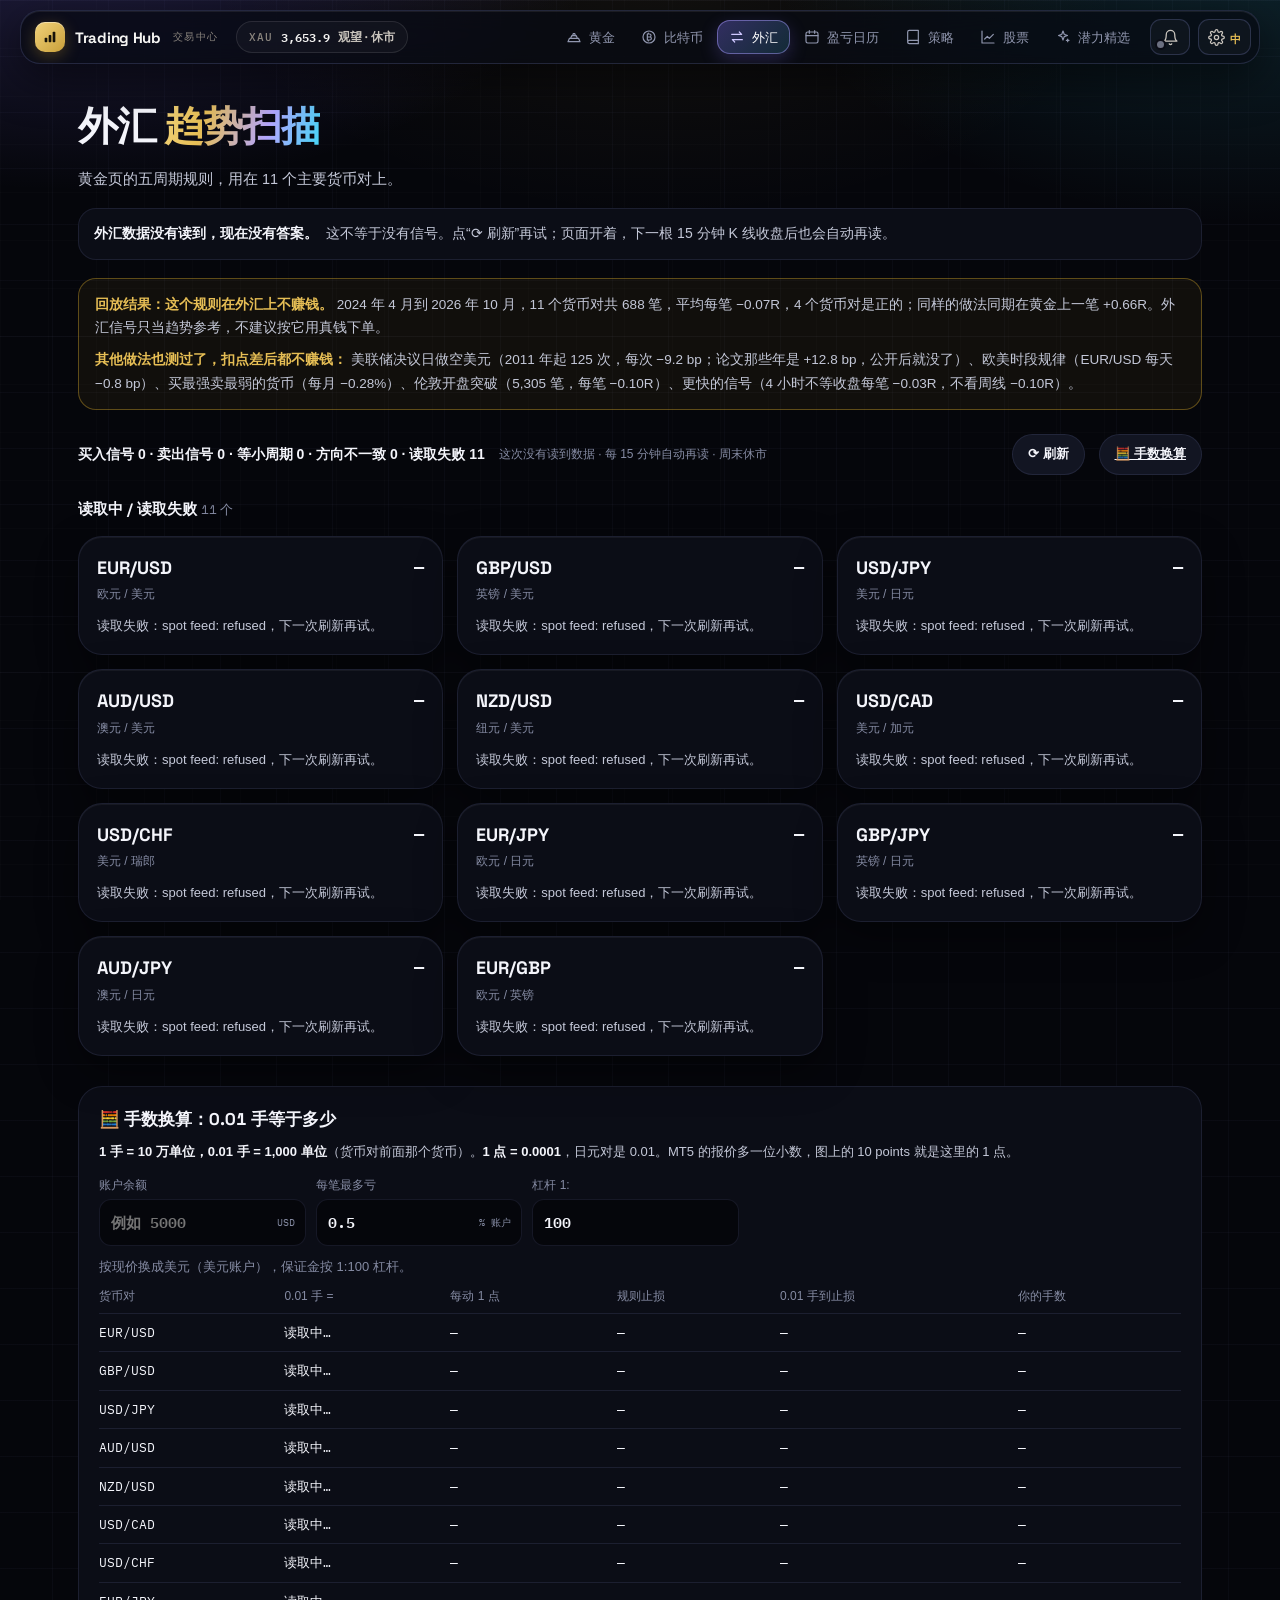
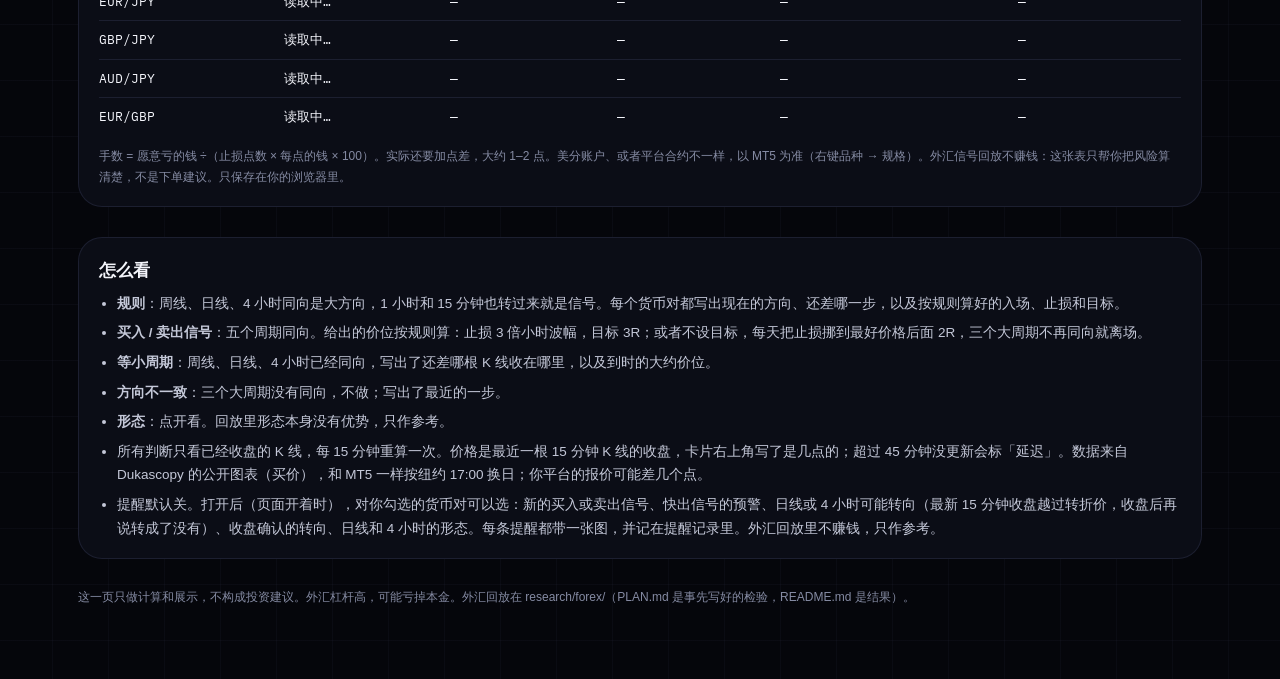
<file: forex.html>
<!DOCTYPE html>
<html lang="zh">
<head>
<meta charset="UTF-8">
<meta name="viewport" content="width=device-width, initial-scale=1.0">
<meta name="i18n" content="en">
<meta name="i18n-title" content="Forex trend scan · Trading Hub">
<script src="assets/i18n.js?v=2"></script>
<title>外汇趋势扫描 · Trading Hub</title>
<link rel="manifest" href="manifest.webmanifest">
<meta name="theme-color" content="#0A0A0F">
<link rel="apple-touch-icon" href="assets/icon-192.png">
<link rel="icon" href="data:image/svg+xml,%3Csvg xmlns='http://www.w3.org/2000/svg' viewBox='0 0 32 32'%3E%3Ccircle cx='16' cy='16' r='11' fill='%23D4A72C'/%3E%3C/svg%3E">
<link rel="preconnect" href="https://fonts.googleapis.com">
<link rel="preconnect" href="https://fonts.gstatic.com" crossorigin>
<link rel="stylesheet" href="https://fonts.googleapis.com/css2?family=IBM+Plex+Mono:wght@400;500;600&family=Space+Grotesk:wght@400;500;600;700&display=swap" media="print" onload="this.media='all'">
<link rel="preconnect" href="https://freeserv.dukascopy.com">
<style>
:root{
  --gold:#D4A72C;--gold-lt:#E6BE55;--gold-dk:#C2A055;
  --bear:#F87171;--bull:#34D399;--neut:#94A3B8;
  --bg:#0A0A0F;--bg2:#15151C;--bg3:#1E1E27;--bg4:#2B2B36;
  --border:#282833;--border-2:#37374553;--text:#C9C4BD;--dim:#8A857E;--ink:#F6F5F3;
  --r-lg:22px;--r-md:14px;--r-sm:10px;
  --shadow-sm:0 1px 2px rgba(0,0,0,.5),0 2px 12px rgba(0,0,0,.35);
  --f-d:'Space Grotesk','Noto Sans SC',sans-serif;--f-m:'IBM Plex Mono',monospace;
}
*{box-sizing:border-box;margin:0;padding:0}
body{background:var(--bg);color:var(--text);font-family:'Noto Sans SC',sans-serif;font-size:14px;line-height:1.65;min-height:100vh;-webkit-font-smoothing:antialiased}
body::after{content:'';position:fixed;inset:0;z-index:-1;pointer-events:none;background-image:linear-gradient(rgba(255,255,255,.02) 1px,transparent 1px),linear-gradient(90deg,rgba(255,255,255,.02) 1px,transparent 1px);background-size:48px 48px}
button{font:inherit;color:inherit}
.mono{font-family:var(--f-m);font-variant-numeric:tabular-nums}
.navbar{position:sticky;top:0;z-index:50;display:flex;align-items:center;gap:6px;padding:12px 28px;background:rgba(10,10,15,.72);backdrop-filter:blur(16px) saturate(1.4);-webkit-backdrop-filter:blur(16px) saturate(1.4);border-bottom:1px solid var(--border);overflow-x:auto;scrollbar-width:none}
.navbar .brand{display:flex;align-items:center;gap:9px;font-family:var(--f-d);font-weight:700;font-size:15px;color:var(--ink);text-decoration:none;letter-spacing:-.3px;margin-right:auto;white-space:nowrap;flex:none}
.navbar .brand .dot{width:9px;height:9px;border-radius:50%;background:linear-gradient(135deg,#E8C96D,var(--gold));box-shadow:0 0 0 3px rgba(184,134,11,.15)}
.navbar a.nl{font-size:12.5px;color:var(--dim);text-decoration:none;padding:7px 13px;border-radius:999px;transition:all .18s;white-space:nowrap;flex:none}
.navbar a.nl:hover{color:var(--ink);background:var(--bg3)}
.navbar a.nl.on{color:var(--gold-lt);background:rgba(184,134,11,.10)}
.wrap{max-width:1180px;margin:0 auto;padding:30px 28px 70px}
h1{font-family:var(--f-d);font-size:clamp(28px,4vw,40px);font-weight:700;color:var(--ink);letter-spacing:-1px}
h1 em{font-style:normal;color:var(--gold-lt)}
.lead{margin-top:8px;max-width:860px;color:var(--text);font-size:14.5px}
.warn{margin-top:18px;padding:14px 16px;border:1px solid rgba(212,167,44,.4);background:rgba(212,167,44,.06);border-radius:var(--r-md);font-size:13.5px;line-height:1.75}
.warn b{color:var(--gold-lt)}
.warn .more{margin-top:8px}
.bar{display:flex;flex-wrap:wrap;align-items:center;gap:10px 14px;margin:24px 0 14px}
.bar .sum{font-weight:700;color:var(--ink);font-size:14px}
.bar .stamp{font-size:12px;color:var(--dim);flex:1;min-width:200px}
.btn{border:1px solid var(--border);background:var(--bg3);border-radius:999px;padding:9px 15px;cursor:pointer;font-size:12.5px;font-weight:600;color:var(--ink)}
.btn.on{border-color:rgba(212,167,44,.6);color:var(--gold-lt);background:rgba(212,167,44,.08)}
.fx-sw{font-size:12.5px;line-height:1.6}.fx-sw p{margin:0}.fx-sw b{color:var(--ink)}
.fx-pchips{display:flex;flex-wrap:wrap;gap:6px}.fx-pch{border:1px solid rgba(255,255,255,.14);background:rgba(255,255,255,.03);color:#C9C4BD;font:500 12px/1.2 'IBM Plex Mono',monospace;padding:6px 9px;border-radius:999px;cursor:pointer}
.fx-pch.on{border-color:rgba(212,167,44,.55);background:rgba(212,167,44,.1);color:var(--gold-lt)}.fx-pch.all{font-family:inherit;color:var(--dim)}
.fx-list{display:grid;grid-template-columns:repeat(auto-fill,minmax(330px,1fr));gap:14px}
/* loading must not move the page: the cards get their room before they arrive, so the sections under them start below the screen */
.fx-list:empty{min-height:120vh}
.fx-c{background:var(--bg2);border:1px solid var(--border);border-radius:var(--r-lg);padding:16px 18px;box-shadow:var(--shadow-sm);display:flex;flex-direction:column;gap:10px;min-width:0}
.fx-c.buy{border-color:rgba(52,211,153,.45);box-shadow:0 0 0 1px rgba(52,211,153,.12),var(--shadow-sm)}
.fx-c.sell{border-color:rgba(248,113,113,.5);box-shadow:0 0 0 1px rgba(248,113,113,.12),var(--shadow-sm)}
.fx-top{display:flex;justify-content:space-between;align-items:flex-start;gap:10px}
.fx-i{font-family:var(--f-d);font-size:18px;color:var(--ink);display:block}.fx-n{font-size:12px;color:var(--dim)}
.fx-p{text-align:right}.fx-p b{display:block;font-size:17px;color:var(--ink)}.fx-p span{font-size:12px}.fx-p small{display:block;font-size:11px;color:var(--dim)}.fx-p small.late{color:var(--gold-lt)}
.fx-grp{grid-column:1/-1;font-family:var(--f-d);font-size:15px;color:var(--ink);margin-top:8px}.fx-grp span{font-family:inherit;font-weight:400;font-size:12.5px;color:var(--dim)}
.up{color:var(--bull)}.dn{color:var(--bear)}
.fx-mid{display:flex;flex-wrap:wrap;gap:8px;align-items:center;justify-content:space-between}
.fx-tf{display:flex;gap:4px}
.fx-tf span{display:flex;flex-direction:column;align-items:center;min-width:42px;padding:4px 2px;border-radius:8px;background:var(--bg3);border:1px solid var(--border)}
.fx-tf span i{font-style:normal;font-size:11px;color:var(--dim)}.fx-tf span b{font-size:15px;line-height:1.2;color:var(--dim)}
.fx-tf span.up b{color:var(--bull)}.fx-tf span.dn b{color:var(--bear)}
.fx-chip{font-size:12px;font-weight:700;padding:5px 11px;border-radius:999px;border:1px solid var(--border);color:var(--dim);white-space:nowrap}
.fx-chip.buy{color:var(--bull);border-color:rgba(52,211,153,.5);background:rgba(52,211,153,.08)}
.fx-chip.sell{color:var(--bear);border-color:rgba(248,113,113,.5);background:rgba(248,113,113,.08)}
.fx-chip.ready{color:var(--gold-lt);border-color:rgba(212,167,44,.45)}
.fx-l{font-size:13px;line-height:1.75;color:var(--text)}
.fx-sig{display:flex;flex-wrap:wrap;align-items:center;gap:8px;margin:16px 0 0;padding:13px 15px;border:1px solid var(--border);border-radius:var(--r-md);background:var(--bg2);font-size:14px;line-height:1.7}
.fx-sig.on{border-color:rgba(212,167,44,.55);background:rgba(212,167,44,.06)}.fx-sig .fx-wait{font-size:12px;color:var(--dim)}
.fx-sig b{color:var(--ink)}
.fx-s{padding:6px 12px;border-radius:999px;font-weight:700;font-size:12.5px;text-decoration:none;border:1px solid}
.fx-s.buy{color:var(--bull);border-color:rgba(52,211,153,.5);background:rgba(52,211,153,.08)}
.fx-s.sell{color:var(--bear);border-color:rgba(248,113,113,.5);background:rgba(248,113,113,.08)}
.fx-act{border-radius:var(--r-md);padding:12px 14px;border:1px solid;display:flex;flex-direction:column;gap:9px;scroll-margin-top:80px}
.fx-act.buy{border-color:rgba(52,211,153,.45);background:rgba(52,211,153,.06)}
.fx-act.sell{border-color:rgba(248,113,113,.45);background:rgba(248,113,113,.06)}
.fx-act-h{display:flex;align-items:baseline;gap:10px;flex-wrap:wrap}
.fx-act-h b{font-family:var(--f-d);font-size:22px;letter-spacing:-.5px}
.fx-act.buy .fx-act-h b{color:var(--bull)}.fx-act.sell .fx-act-h b{color:var(--bear)}
.fx-act-h span{font-size:12px;color:var(--text)}
.fx-act-h .fx-un{margin-left:auto;font-size:11px;color:var(--gold-lt);border:1px solid rgba(212,167,44,.45);border-radius:999px;padding:2px 8px}
.fx-act-g{display:grid;grid-template-columns:repeat(3,minmax(0,1fr));gap:8px}
.fx-act-g div{background:rgba(0,0,0,.25);border:1px solid var(--border);border-radius:var(--r-sm);padding:8px 10px;min-width:0}
.fx-act-g i{display:block;font-style:normal;font-size:11px;color:var(--dim)}
.fx-act-g b{display:block;font-size:15px;color:var(--ink);overflow:hidden;text-overflow:ellipsis}
.fx-act-g s{display:block;text-decoration:none;font-size:11px;color:var(--dim)}
.fx-act-g .st b{color:var(--bear)}.fx-act-g .tg b{color:var(--bull)}
.fx-act p{font-size:12.5px;line-height:1.7;color:var(--text)}
.fx-act .fx-age{color:var(--dim)}
.fx-act-b{display:flex;justify-content:flex-end}
.fx-pat{font-size:12.5px;line-height:1.7;color:var(--text);padding:8px 10px;border-radius:var(--r-sm);background:var(--bg3);border:1px solid var(--border)}
.fx-pat b{color:var(--ink)}
.fx-pat>summary{cursor:pointer;padding:6px 0}.fx-pat-in{display:flex;flex-direction:column;gap:8px;margin-top:8px}
.fx-pr{border-top:1px dashed var(--border);padding-top:8px;display:flex;flex-direction:column;gap:6px}
.fx-pr-n{display:flex;flex-wrap:wrap;gap:4px 8px;align-items:baseline}.fx-pr-n b{font-size:13px}.fx-pr-n span{font-size:12px;color:var(--dim)}
.fx-pr-g{display:grid;grid-template-columns:repeat(4,minmax(0,1fr));gap:6px}
.fx-pr-g span{background:rgba(0,0,0,.25);border:1px solid var(--border);border-radius:8px;padding:5px 7px;min-width:0}
.fx-pr-g i{display:block;font-style:normal;font-size:11px;color:var(--dim);white-space:nowrap;overflow:hidden;text-overflow:ellipsis}.fx-pr-g b{display:block;font-size:13px;color:var(--ink);overflow:hidden;text-overflow:ellipsis}
.fx-pr-g .st b{color:var(--bear)}.fx-pr-g .tg b{color:var(--bull)}.fx-pr-g .weak b{color:var(--gold-lt)}
.fx-pr-w{font-size:12px;color:var(--gold-lt)}.fx-pr-note{font-size:11.5px;color:var(--dim);line-height:1.6}
@media(max-width:640px){.fx-pr-g{grid-template-columns:repeat(2,minmax(0,1fr))}}.fx-pat.warn{border-color:rgba(212,167,44,.55);background:rgba(212,167,44,.07)}.fx-pat.warn b{color:var(--gold-lt)}
.fx-f{font-size:11.5px;color:var(--dim);border-top:1px solid var(--border);padding-top:8px;margin-top:auto}
.lots{margin-top:30px;background:var(--bg2);border:1px solid var(--border);border-radius:var(--r-lg);padding:18px 20px;scroll-margin-top:70px}
.lots h2{font-family:var(--f-d);font-size:17px;color:var(--ink);margin-bottom:8px}
.lots-lead,.lots-sub,.lots-note{font-size:13px;line-height:1.75}.lots-lead b{color:var(--ink)}.lots-sub{color:var(--dim);margin-top:10px}.lots-note{font-size:12px;color:var(--dim);margin-top:10px}
.lots-in{display:grid;grid-template-columns:repeat(3,minmax(0,1fr));gap:10px;margin-top:12px;max-width:640px}
.lots-in label{display:block;font-size:12px;color:var(--dim);margin-bottom:4px}
.inp{display:flex;align-items:center;background:var(--bg);border:1px solid var(--border);border-radius:var(--r-sm);overflow:hidden}
.inp:focus-within{border-color:rgba(212,167,44,.6)}
.inp input{flex:1;min-width:0;width:100%;background:transparent;border:0;outline:0;color:var(--ink);font:600 15px/1 var(--f-m);padding:10px 11px;-moz-appearance:textfield;appearance:textfield}
.inp input::-webkit-outer-spin-button,.inp input::-webkit-inner-spin-button{-webkit-appearance:none;margin:0}
.inp .unit{font-family:var(--f-m);font-size:10px;color:var(--dim);padding:0 10px;white-space:nowrap}
.lots-t{width:100%;border-collapse:collapse;margin-top:8px;font-size:13px}
.lots-t th{text-align:left;font-weight:500;font-size:12px;color:var(--dim);padding:0 10px 6px 0;white-space:nowrap}
.lots-t td{padding:8px 10px 8px 0;border-top:1px solid var(--border);color:var(--ink);font-family:var(--f-m);font-variant-numeric:tabular-nums;vertical-align:top}
.lots-t td small{display:block;font-family:'Noto Sans SC',sans-serif;font-size:11px;color:var(--dim);margin-top:2px}
.lots-t td.dn{color:var(--bear)}.lots-t td.warn{color:var(--gold-lt)}
.fx-act .fx-lot1{font-size:12.5px;color:var(--text)}.fx-act .fx-lot1 b{color:var(--ink);margin-left:4px}.fx-act .fx-lot1 a{color:var(--gold-lt);margin-left:4px}
.how{margin-top:30px;background:var(--bg2);border:1px solid var(--border);border-radius:var(--r-lg);padding:18px 20px}
.how h2{font-family:var(--f-d);font-size:17px;color:var(--ink);margin-bottom:8px}
.how li{margin:6px 0 0 18px;font-size:13.5px;line-height:1.75}
footer{margin-top:28px;font-size:12px;color:var(--dim);line-height:1.8}
@media(max-width:640px){
  .navbar{padding:10px 14px;-webkit-mask-image:linear-gradient(90deg,#000 calc(100% - 34px),transparent);mask-image:linear-gradient(90deg,#000 calc(100% - 34px),transparent);padding-right:38px}
  .navbar .brand{padding:6px 0}.navbar a.nl{padding:10px 13px}
  .wrap{padding:22px 16px 60px}
  .fx-list{grid-template-columns:minmax(0,1fr)}
  .fx-tf span{min-width:0;flex:1}
  .btn{min-height:36px}
  .fx-pat>summary{padding:8px 0}
  .fx-pch{min-height:36px;padding:9px 11px}
  .lots{padding:16px 14px}.lots-in{grid-template-columns:repeat(2,minmax(0,1fr))}.inp input{font-size:16px}
  .lots-t thead{display:none}
  .lots-t tr{display:grid;grid-template-columns:repeat(2,minmax(0,1fr));gap:8px 12px;padding:10px 0;border-top:1px solid var(--border)}
  .lots-t td{border:0;padding:0}.lots-t td:first-child{grid-column:1/-1;font-size:15px}
  .lots-t td:not(:first-child)::before{content:attr(data-l);display:block;font-family:'Noto Sans SC',sans-serif;font-size:11px;color:var(--dim)}
}
@media(max-width:640px){/* phones: the blurred backgrounds cost the most while scrolling and barely show on this dark page */
*{backdrop-filter:none!important;-webkit-backdrop-filter:none!important}.navbar,.secnav{background:#0A0A0F!important}.mesh::before,.mesh::after,.mesh .orb-violet{filter:none!important}}
</style>
<link rel="stylesheet" href="assets/site.css?v=13">
</head>
<body>
<nav class="navbar" aria-label="网站导航" data-en-label="Site navigation">
  <a class="brand" href="index.html"><span class="logo"><svg viewBox="0 0 24 24" aria-hidden="true"><rect x="4" y="13" width="4" height="7" rx="1.2" fill="#17130A"/><rect x="10" y="9" width="4" height="11" rx="1.2" fill="#17130A"/><rect x="16" y="4" width="4" height="16" rx="1.2" fill="#17130A"/></svg></span><span class="t">Trading Hub</span><small>交易中心</small></a>
  <a class="nl" href="report.html"><svg viewBox="0 0 24 24" aria-hidden="true"><path d="M3 19h18l-2.2-5H5.2z"/><path d="M7 14l1.6-4h6.8l1.6 4"/><path d="M10 10l.8-3h2.4l.8 3"/></svg>黄金</a>
  <a class="nl" href="btc.html"><svg viewBox="0 0 24 24" aria-hidden="true"><circle cx="12" cy="12" r="9"/><path d="M9.5 7.5v9M9.5 7.5h3.3a2.2 2.2 0 0 1 0 4.5H9.5M9.5 12h3.8a2.2 2.2 0 0 1 0 4.5H9.5M11 6v1.5M11 16.5V18"/></svg>比特币</a>
  <a class="nl on" href="forex.html" aria-current="page"><svg viewBox="0 0 24 24" aria-hidden="true"><path d="M4 8h15l-3.5-3.5M20 16H5l3.5 3.5"/></svg>外汇</a>
  <a class="nl" href="journal.html"><svg viewBox="0 0 24 24" aria-hidden="true"><rect x="3" y="4.5" width="18" height="16.5" rx="2.5"/><path d="M16 2.5v4M8 2.5v4M3 10h18"/></svg>盈亏日历</a>
  <a class="nl" href="strategy.html"><svg viewBox="0 0 24 24" aria-hidden="true"><path d="M4 19.5A2.5 2.5 0 0 1 6.5 17H20V2H6.5A2.5 2.5 0 0 0 4 4.5z"/><path d="M4 19.5A2.5 2.5 0 0 0 6.5 22H20v-5"/></svg>策略</a>
  <a class="nl" href="stocks.html"><svg viewBox="0 0 24 24" aria-hidden="true"><path d="M3 3v18h18"/><path d="m7 15 4-4 3 3 6-6"/></svg>股票</a>
  <a class="nl" href="potential.html"><svg viewBox="0 0 24 24" aria-hidden="true"><path d="M12 3l1.8 4.9 4.9 1.8-4.9 1.8L12 16.4l-1.8-4.9-4.9-1.8 4.9-1.8z"/><path d="M19 15v4M17 17h4"/></svg>潜力精选</a>
</nav>
<main class="wrap">
  <h1 data-en-html="Forex <em>trend scan</em>">外汇 <em>趋势扫描</em></h1>
  <p class="lead" data-en="The gold page's five-timeframe rule, run on 11 major currency pairs.">黄金页的五周期规则，用在 11 个主要货币对上。</p>
  <div class="fx-sig" id="fx-sig"><span data-en="Loading…">读取中…</span></div>
  <div class="warn" id="fx-proof" data-en-html="&lt;b&gt;Replay: this rule does not make money on forex.&lt;/b&gt; Apr 2024 to Oct 2026, 11 pairs, 688 trades, −0.07R a trade on average, only 4 pairs positive; the same method made +0.66R a trade on gold over the same dates. Treat forex signals as a trend reference only; do not trade them with real money."><b>回放结果：这个规则在外汇上不赚钱。</b> 2024 年 4 月到 2026 年 10 月，11 个货币对共 688 笔，平均每笔 −0.07R，只有 4 个货币对是正的；同样的做法同期在黄金上一笔 +0.66R。外汇信号只当趋势参考，不建议按它用真钱下单。</div>
  <div class="bar">
    <span class="sum" id="fx-sum">读取中…</span>
    <span class="stamp" id="fx-stamp"></span>
    <button class="btn" type="button" id="fx-refresh" data-en="⟳ Refresh">⟳ 刷新</button>
    <a class="btn" href="#fx-lots" data-en="🧮 Lot sizes">🧮 手数换算</a>
  </div>
  <div class="fx-list" id="fx-list"></div>
  <section class="lots" id="fx-lots">
    <h2 data-en="🧮 Lot sizes: what 0.01 lot is">🧮 手数换算：0.01 手等于多少</h2>
    <p class="lots-lead" data-en-html="&lt;b&gt;1 lot = 100,000 units, 0.01 lot = 1,000 units&lt;/b&gt; (of the first currency in the pair). &lt;b&gt;1 pip = 0.0001&lt;/b&gt;, 0.01 on yen pairs. MT5 quotes one more decimal, so 10 points on its chart are 1 pip here."><b>1 手 = 10 万单位，0.01 手 = 1,000 单位</b>（货币对前面那个货币）。<b>1 点 = 0.0001</b>，日元对是 0.01。MT5 的报价多一位小数，图上的 10 points 就是这里的 1 点。</p>
    <div class="lots-in">
      <div class="f"><label for="fx-bal" data-en="Account balance">账户余额</label><div class="inp"><input id="fx-bal" type="number" inputmode="decimal" min="0" step="100" placeholder="例如 5000" data-en-ph="e.g. 5000"><span class="unit">USD</span></div></div>
      <div class="f"><label for="fx-risk" data-en="Most to lose a trade">每笔最多亏</label><div class="inp"><input id="fx-risk" type="number" inputmode="decimal" min="0" step="0.05" placeholder="0.5"><span class="unit" data-en="% of account">% 账户</span></div></div>
      <div class="f"><label for="fx-lev" data-en="Leverage 1:">杠杆 1:</label><div class="inp"><input id="fx-lev" type="number" inputmode="decimal" min="1" step="1" placeholder="100"></div></div>
    </div>
    <p class="lots-sub" id="fx-lot-sub"></p>
    <div id="fx-lot-tab"></div>
    <p class="lots-note" data-en="Lots = money you accept to lose ÷ (stop in pips × money a pip × 100). Add the spread too, about 1–2 pips. Cent accounts or other contract sizes: go by MT5 (right-click the symbol → Specification). Forex signals lost money in the replay: this table only makes the risk clear; it is not a trade suggestion. Kept in your browser only.">手数 = 愿意亏的钱 ÷（止损点数 × 每点的钱 × 100）。实际还要加点差，大约 1–2 点。美分账户、或者平台合约不一样，以 MT5 为准（右键品种 → 规格）。外汇信号回放不赚钱：这张表只帮你把风险算清楚，不是下单建议。只保存在你的浏览器里。</p>
  </section>
  <section class="how">
    <h2 data-en="How to read it">怎么看</h2>
    <ul>
      <li data-en-html="&lt;b&gt;The rule&lt;/b&gt;: weekly, daily and 4-hour in the same direction is the big trend; when the 1-hour and 15-minute turn the same way too, that is a signal. Each pair shows its direction now, the step still missing, and the rule's entry, stop and target."><b>规则</b>：周线、日线、4 小时同向是大方向，1 小时和 15 分钟也转过来就是信号。每个货币对都写出现在的方向、还差哪一步，以及按规则算好的入场、止损和目标。</li>
      <li data-en-html="&lt;b&gt;Buy / sell signal&lt;/b&gt;: all five timeframes agree. The prices follow the rule: stop 3 × the 1-hour ATR, target 3R; or no target, moving the stop each day to 2R behind the best price and leaving when the three big trends stop agreeing."><b>买入 / 卖出信号</b>：五个周期同向。给出的价位按规则算：止损 3 倍小时波幅，目标 3R；或者不设目标，每天把止损挪到最好价格后面 2R，三个大周期不再同向就离场。</li>
      <li data-en-html="&lt;b&gt;Waiting for small timeframes&lt;/b&gt;: weekly, daily and 4-hour already agree; it says which candle still has to close where, and the rough prices then."><b>等小周期</b>：周线、日线、4 小时已经同向，写出了还差哪根 K 线收在哪里，以及到时的大约价位。</li>
      <li data-en-html="&lt;b&gt;Mixed&lt;/b&gt;: the three big trends do not agree, so nothing to do; it shows the nearest step."><b>方向不一致</b>：三个大周期没有同向，不做；写出了最近的一步。</li>
      <li data-en-html="&lt;b&gt;Patterns&lt;/b&gt;: tap to open. In the replay patterns had no edge of their own: reference only."><b>形态</b>：点开看。回放里形态本身没有优势，只作参考。</li>
      <li data-en="Every call uses closed candles only, recomputed every 15 minutes. The price is the last 15-minute close, with its time on the card; over 45 minutes old it is marked «delayed». Data: Dukascopy's public charts (bid), with the day rolling at 17:00 New York like MT5; your platform's quotes may differ by a few pips.">所有判断只看已经收盘的 K 线，每 15 分钟重算一次。价格是最近一根 15 分钟 K 线的收盘，卡片右上角写了是几点的；超过 45 分钟没更新会标「延迟」。数据来自 Dukascopy 的公开图表（买价），和 MT5 一样按纽约 17:00 换日；你平台的报价可能差几个点。</li>
      <li data-en="Alerts are off by default. Switched on (while the page is open), you choose what to be told about for the pairs you tick: a new buy or sell signal, the early word before one, the daily or 4-hour about to turn (the latest 15-minute close beyond its turning price, then whether the close turned it), turns confirmed at the close, and daily and 4-hour chart patterns. Each alert comes with a picture of its chart and is kept in the alert record. The forex replay lost money: reference only.">提醒默认关。打开后（页面开着时），对你勾选的货币对可以选：新的买入或卖出信号、快出信号的预警、日线或 4 小时可能转向（最新 15 分钟收盘越过转折价，收盘后再说转成了没有）、收盘确认的转向、日线和 4 小时的形态。每条提醒都带一张图，并记在提醒记录里。外汇回放里不赚钱，只作参考。</li>
    </ul>
  </section>
  <footer data-en="This page only computes and shows; it is not investment advice. Forex leverage is high and you can lose your capital. The forex replay is in research/forex/ (PLAN.md is the test written beforehand, README.md the result).">这一页只做计算和展示，不构成投资建议。外汇杠杆高，可能亏掉本金。外汇回放在 research/forex/（PLAN.md 是事先写好的检验，README.md 是结果）。</footer>
</main>
<script src="assets/xau-feed.js?v=11"></script>
<script src="assets/xau-engine.js?v=6"></script>
<script src="assets/xau-plan.js?v=20"></script>
<script src="assets/pattern-chart.js?v=5"></script>
<script src="assets/pattern-guide.js?v=2"></script>
<script src="assets/alert-kit.js?v=5"></script>
<script src="assets/fx-page.js?v=22"></script>
<script src="assets/site.js?v=7" defer></script>
</body>
</html>
</file>
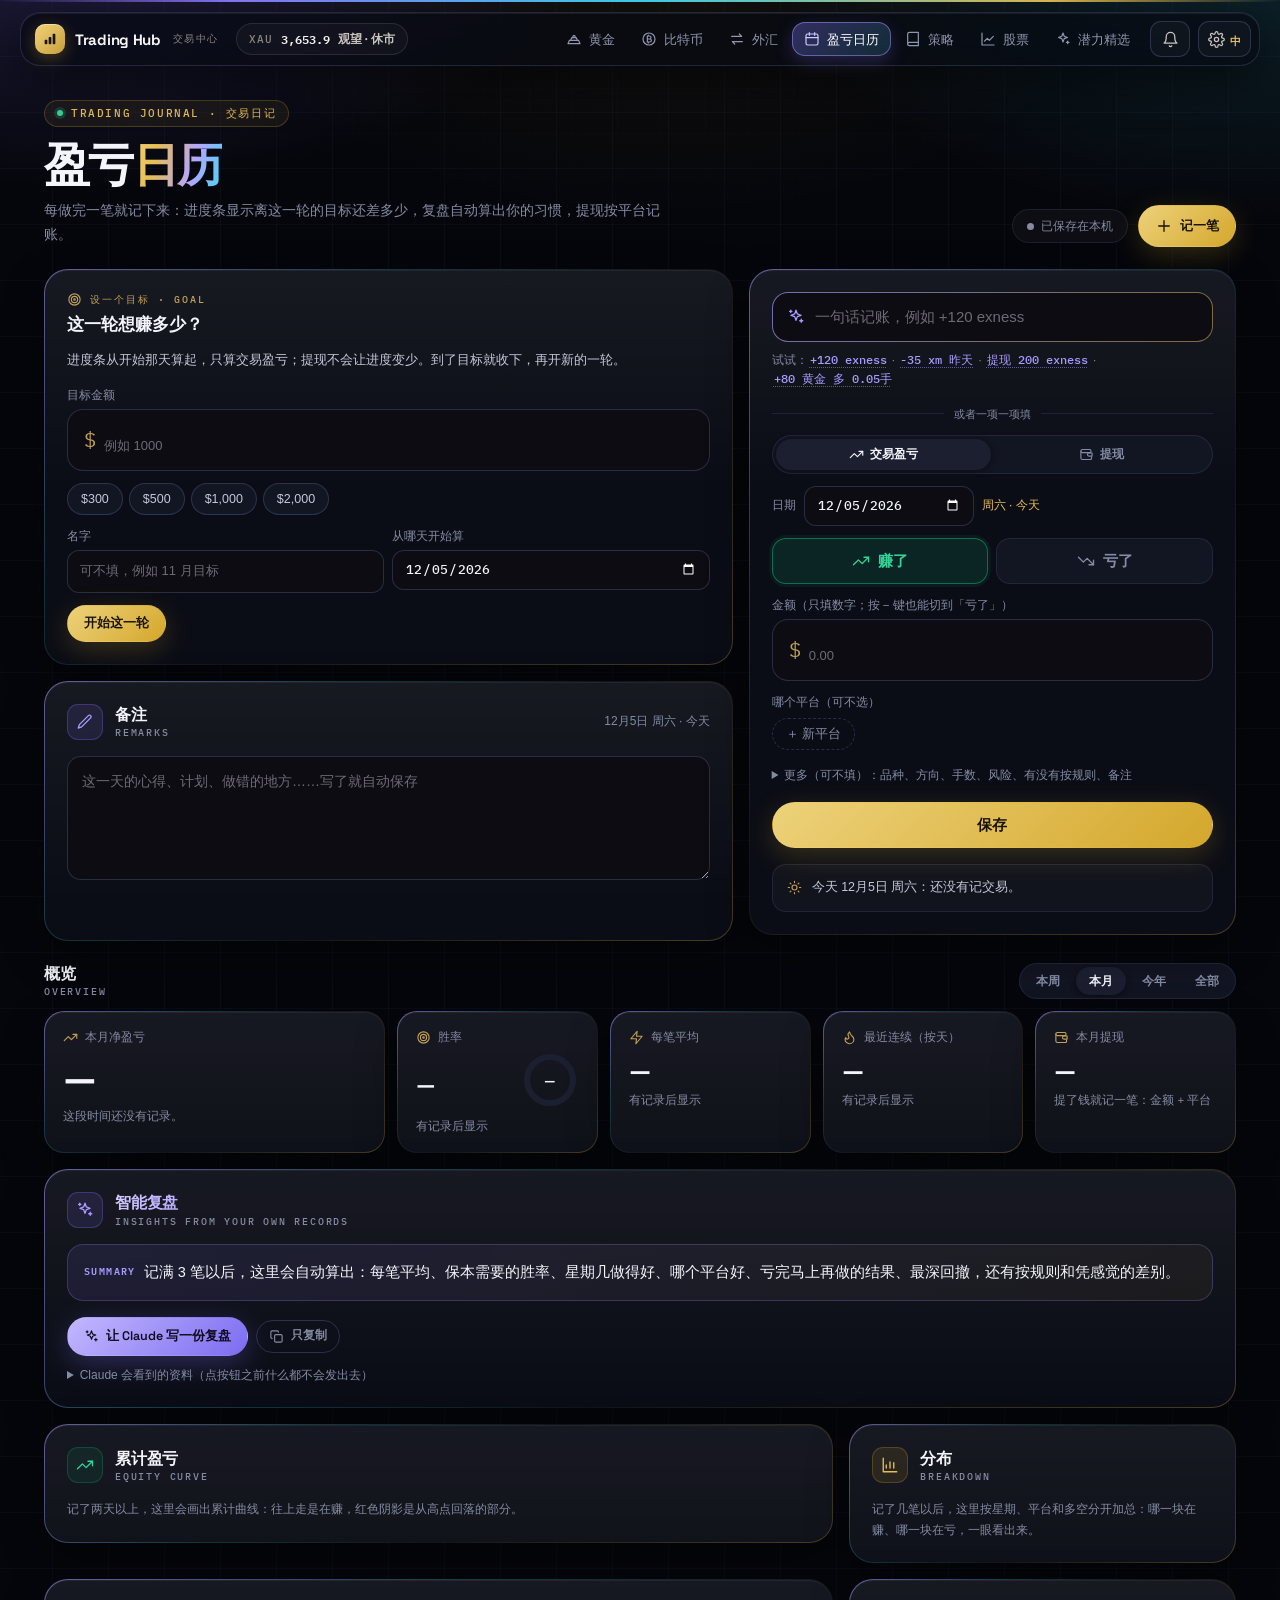
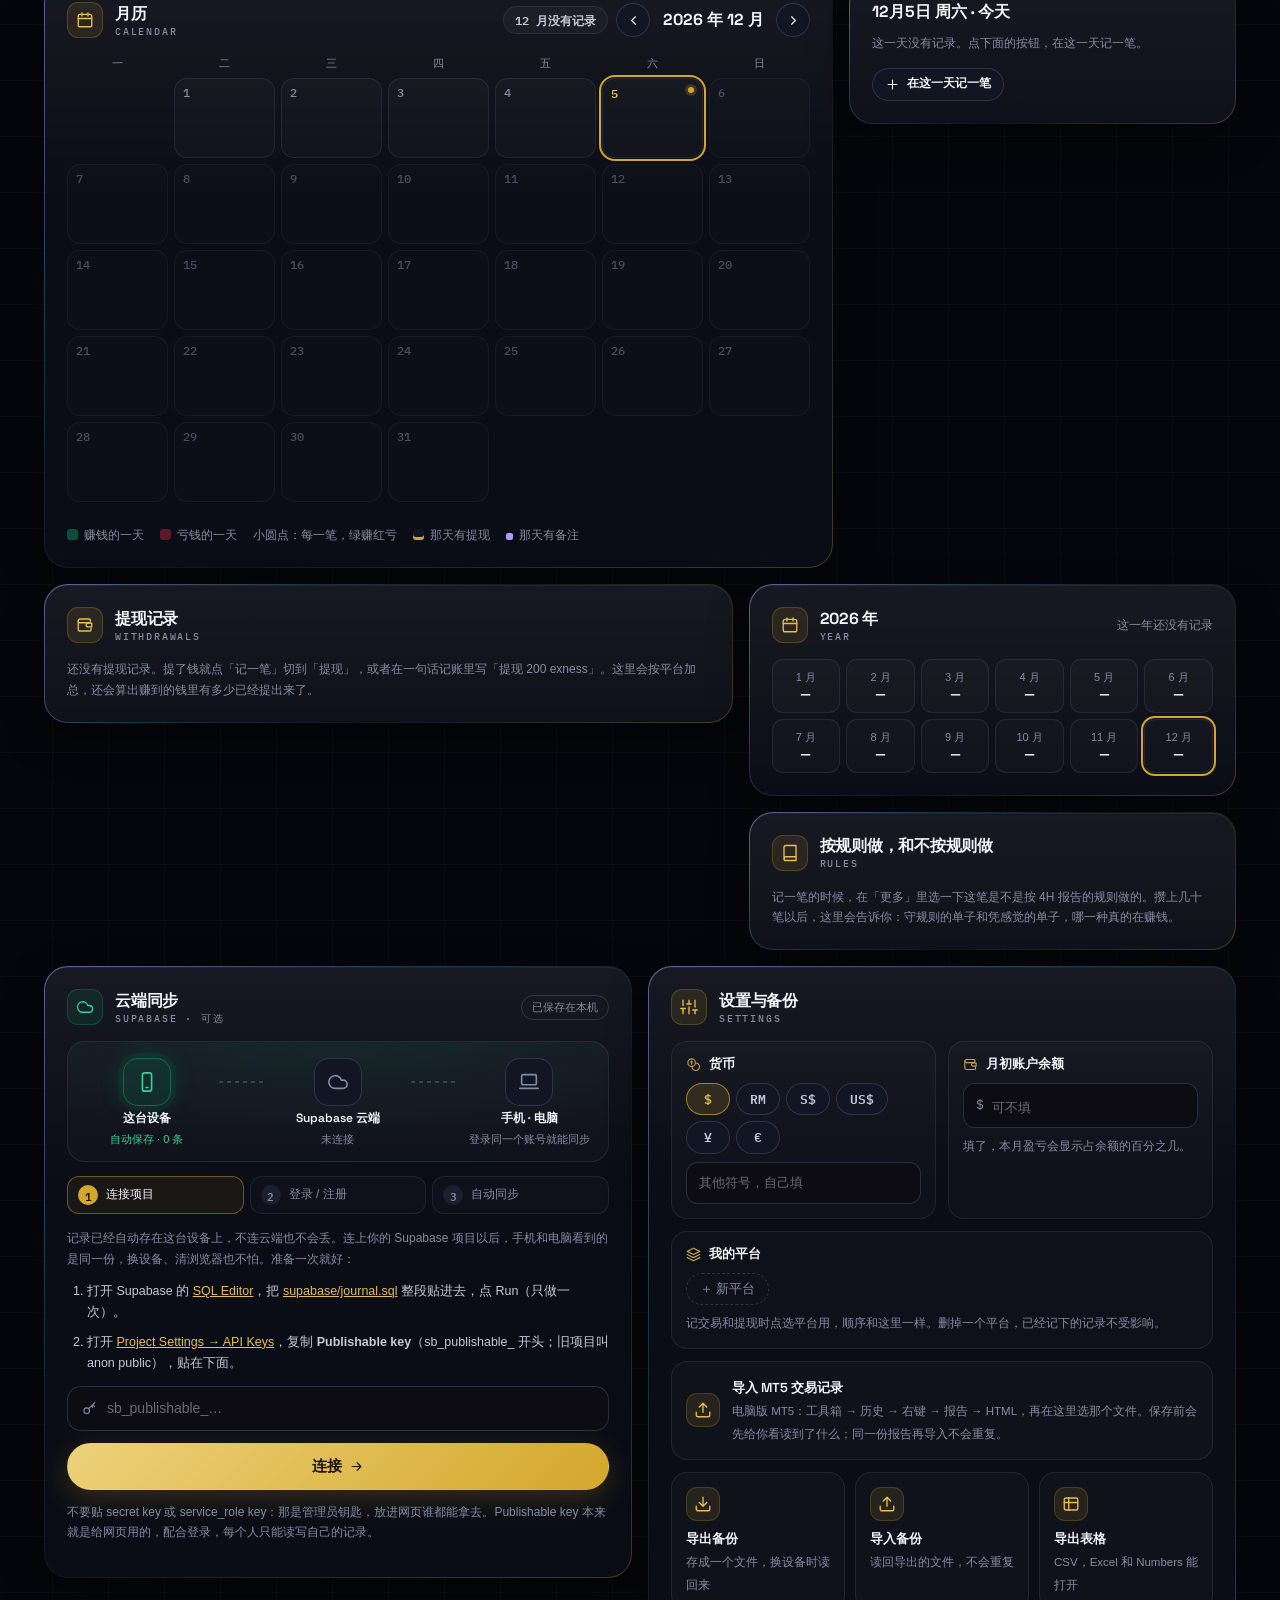
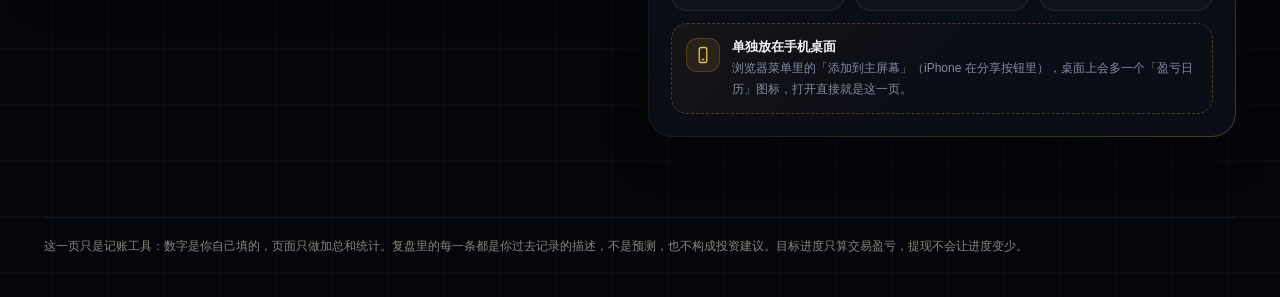
<file: journal.html>
<!DOCTYPE html>
<html lang="zh">
<head>
<meta charset="UTF-8">
<meta name="viewport" content="width=device-width, initial-scale=1.0, viewport-fit=cover">
<meta name="i18n" content="en">
<meta name="i18n-title" content="P&amp;L Journal · Trading Hub">
<script src="assets/i18n.js?v=2"></script>
<title>盈亏日历 · Trading Hub</title>
<link rel="manifest" href="journal.webmanifest">
<meta name="theme-color" content="#07070B">
<link rel="apple-touch-icon" href="assets/icon-journal-192.png">
<meta name="apple-mobile-web-app-title" content="盈亏日历">
<link rel="icon" href="data:image/svg+xml,%3Csvg xmlns='http://www.w3.org/2000/svg' viewBox='0 0 32 32'%3E%3Crect x='4' y='4' width='24' height='24' rx='7' fill='%23D4A72C'/%3E%3Crect x='9' y='17' width='3.5' height='6' rx='1' fill='%2317130A'/%3E%3Crect x='14.25' y='13' width='3.5' height='10' rx='1' fill='%2317130A'/%3E%3Crect x='19.5' y='9' width='3.5' height='14' rx='1' fill='%2317130A'/%3E%3C/svg%3E">
<link rel="preconnect" href="https://fonts.googleapis.com">
<link rel="preconnect" href="https://fonts.gstatic.com" crossorigin>
<link rel="stylesheet" href="https://fonts.googleapis.com/css2?family=IBM+Plex+Mono:wght@400;500;600&family=Space+Grotesk:wght@400;500;600;700&display=swap" media="print" onload="this.media='all'">
<style>
:root{
  --gold:#D4A72C;--gold-lt:#E6BE55;--gold-dk:#C2A055;--amber:#F5B23E;
  --bear:#F87171;--bull:#34D399;--neut:#94A3B8;
  /* chart marks: validated for colour-blind separation on --bg2 (text keeps the tokens above) */
  --m-bull:#0ab074;--m-bear:#db2943;--m-gold:#c08a11;
  --ai:#A99BFF;--ai-dk:#7C6CF0;
  --bg:#07070B;--bg2:#101016;--bg3:#17171F;--bg4:#22222C;
  --border:rgba(255,255,255,.075);--border-2:rgba(255,255,255,.13);
  --text:#C9C4BD;--dim:#8A857E;--ink:#F6F5F3;
  --r-lg:22px;--r-md:16px;
  --f-d:'Space Grotesk','Noto Sans SC',sans-serif;--f-m:'IBM Plex Mono',monospace;
}
*{box-sizing:border-box;margin:0;padding:0}
html{scroll-padding-top:70px}
body{background:var(--bg);color:var(--text);font-family:'Noto Sans SC',sans-serif;font-size:14px;line-height:1.65;min-height:100vh;-webkit-font-smoothing:antialiased;position:relative}
body::before{content:'';position:fixed;inset:0;z-index:-2;pointer-events:none;background:radial-gradient(900px 520px at 12% -8%,rgba(212,167,44,.13),transparent 60%),radial-gradient(760px 480px at 92% 4%,rgba(124,108,240,.10),transparent 62%),radial-gradient(900px 600px at 50% 110%,rgba(10,176,116,.05),transparent 60%)}
body::after{content:'';position:fixed;inset:0;z-index:-1;pointer-events:none;background-image:linear-gradient(rgba(255,255,255,.018) 1px,transparent 1px),linear-gradient(90deg,rgba(255,255,255,.018) 1px,transparent 1px);background-size:44px 44px;mask-image:radial-gradient(ellipse 1000px 560px at 50% 0%,#000,transparent 78%);-webkit-mask-image:radial-gradient(ellipse 1000px 560px at 50% 0%,#000,transparent 78%)}
button,input,textarea,select{font:inherit;color:inherit}
[hidden]{display:none!important}
.num,.v,.b,.amt{font-variant-numeric:tabular-nums}
svg.i{width:18px;height:18px;stroke:currentColor;fill:none;stroke-width:1.8;stroke-linecap:round;stroke-linejoin:round;flex:none}
svg.i.sm{width:15px;height:15px}
.topstrip{height:3px;background:linear-gradient(90deg,#8A6B28,#E8C96D,#C9A84C,#F59E0B,#8A6B28)}
.navbar{position:sticky;top:0;z-index:50;display:flex;align-items:center;gap:6px;padding:12px 28px;background:rgba(7,7,11,.74);backdrop-filter:blur(16px) saturate(1.4);-webkit-backdrop-filter:blur(16px) saturate(1.4);border-bottom:1px solid rgba(255,255,255,.06)}
.navbar .brand{display:flex;align-items:center;gap:9px;font-family:var(--f-d);font-weight:700;font-size:15px;color:var(--ink);text-decoration:none;letter-spacing:-.3px;margin-right:auto;white-space:nowrap;flex-shrink:0}
.navbar .brand .dot{width:9px;height:9px;border-radius:50%;background:linear-gradient(135deg,#E8C96D,var(--gold));box-shadow:0 0 0 3px rgba(184,134,11,.15)}
.navbar a.nl{font-size:12.5px;color:var(--dim);text-decoration:none;padding:7px 13px;border-radius:999px;transition:all .18s}
.navbar a.nl:hover{color:var(--ink);background:var(--bg3)}
.navbar a.nl.on{color:var(--gold-lt);background:rgba(184,134,11,.10)}
@media(max-width:760px){.navbar{padding:10px 14px;overflow-x:auto}.navbar a.nl{white-space:nowrap;font-size:11.5px;padding:6px 10px}}
.wrap{max-width:1240px;margin:0 auto;padding:0 24px 80px}
@media(max-width:560px){.wrap{padding:0 14px 96px}}

/* ── hero ── */
.hero{display:flex;align-items:flex-end;justify-content:space-between;gap:16px 24px;flex-wrap:wrap;padding:34px 0 22px}
.eyebrow{display:inline-flex;align-items:center;gap:8px;font:500 10.5px/1 var(--f-m);letter-spacing:1.6px;text-transform:uppercase;color:var(--gold-lt);padding:7px 12px;border:1px solid rgba(212,167,44,.26);border-radius:999px;background:rgba(212,167,44,.07)}
.eyebrow i{width:6px;height:6px;border-radius:50%;background:var(--bull);box-shadow:0 0 0 3px rgba(52,211,153,.18)}
.hero h1{font:700 clamp(30px,4.6vw,46px)/1.05 var(--f-d);color:var(--ink);letter-spacing:-1.6px;margin-top:14px}
.hero h1 em{font-style:normal;background:linear-gradient(120deg,var(--gold-lt) 0%,var(--amber) 50%,var(--gold-dk) 100%);-webkit-background-clip:text;background-clip:text;-webkit-text-fill-color:transparent}
.hero .sub{font-size:13.5px;color:var(--dim);margin-top:10px;max-width:640px;line-height:1.8}
.hero-r{display:flex;gap:10px;align-items:center;flex-wrap:wrap}
.sync{display:inline-flex;align-items:center;gap:7px;font:500 12px/1 var(--f-m);padding:10px 14px;border-radius:999px;border:1px solid var(--border);background:rgba(16,16,22,.8);color:var(--dim);text-decoration:none;white-space:nowrap}
.sync::before{content:'';width:7px;height:7px;border-radius:50%;background:var(--dim)}
.sync.ok{color:var(--bull);border-color:rgba(10,176,116,.35)} .sync.ok::before{background:var(--bull)}
.sync.busy{color:var(--gold-lt);border-color:rgba(212,167,44,.4)} .sync.busy::before{background:var(--gold)}
.sync.err{color:var(--bear);border-color:rgba(219,41,67,.4)} .sync.err::before{background:var(--bear)}

/* ── buttons ── */
.btn{display:inline-flex;align-items:center;justify-content:center;gap:7px;border:1px solid var(--border-2);background:var(--bg3);color:var(--ink);font:600 12.5px/1 var(--f-d);padding:11px 16px;border-radius:999px;cursor:pointer;transition:border-color .15s,transform .15s,background .15s;text-decoration:none;white-space:nowrap}
.btn:hover{border-color:rgba(212,167,44,.5);transform:translateY(-1px)}
.btn.pri{background:linear-gradient(135deg,#EDD27A,var(--gold));color:#17130A;border-color:transparent;box-shadow:0 8px 28px rgba(212,167,44,.22)}
.btn.pri.neg{background:linear-gradient(135deg,#F7A4A4,#D9475C);color:#1A0B0D;box-shadow:0 8px 26px rgba(219,41,67,.2)}
.btn.ai{background:linear-gradient(135deg,#C2B8FF,var(--ai-dk));color:#0E0B1F;border-color:transparent;box-shadow:0 8px 28px rgba(124,108,240,.3)}
.btn.ghost{background:transparent;color:var(--dim)}
.btn.sm{padding:8px 12px;font-size:11.5px}
.btn.wide{flex:1;min-width:0;padding:15px 16px;font-size:14.5px}
.btn[disabled]{opacity:.55;cursor:default;transform:none}
.ibtn{display:inline-grid;place-items:center;width:30px;height:30px;border-radius:9px;border:1px solid var(--border);background:transparent;color:var(--dim);cursor:pointer}
.ibtn:hover{color:var(--ink);border-color:var(--border-2);background:var(--bg4)}
button:focus-visible,a:focus-visible,input:focus-visible,select:focus-visible,textarea:focus-visible,summary:focus-visible{outline:2px solid var(--gold);outline-offset:2px}
.up{color:var(--bull)} .dn{color:var(--bear)}

/* ── cards ── */
.bento{display:grid;grid-template-columns:repeat(12,minmax(0,1fr));gap:16px;align-items:start}
.s12{grid-column:span 12}.s8{grid-column:span 8}.s7{grid-column:span 7}.s6{grid-column:span 6}.s5{grid-column:span 5}.s4{grid-column:span 4}
.stack{display:grid;gap:16px;min-width:0}
@media(max-width:980px){.bento>*{grid-column:1/-1}}
.card{position:relative;background:linear-gradient(180deg,rgba(255,255,255,.03),rgba(255,255,255,0) 160px),var(--bg2);border:1px solid var(--border);border-radius:var(--r-lg);padding:22px;box-shadow:inset 0 1px 0 rgba(255,255,255,.04),0 14px 40px rgba(0,0,0,.35);min-width:0}
@media(max-width:560px){.card{padding:18px 14px;border-radius:20px}}
.ch{display:flex;align-items:center;gap:12px;margin-bottom:16px;flex-wrap:wrap}
.ch .ib{width:36px;height:36px;border-radius:11px;display:grid;place-items:center;background:rgba(212,167,44,.11);color:var(--gold-lt);border:1px solid rgba(212,167,44,.24);flex:none}
.ch .ib.g{background:rgba(10,176,116,.1);color:var(--bull);border-color:rgba(10,176,116,.25)}
.ch .ib.v{background:rgba(124,108,240,.13);color:var(--ai);border-color:rgba(124,108,240,.3)}
.ch h2{font:700 16px/1.2 var(--f-d);color:var(--ink);letter-spacing:-.2px}
html[data-lang="en"] .ch .en:not([data-en]){display:none}
.ch .en{font:500 9.5px/1 var(--f-m);letter-spacing:1.8px;text-transform:uppercase;color:var(--dim);margin-top:4px}
.ch .end{margin-left:auto;display:flex;align-items:center;gap:8px;flex-wrap:wrap}
.note{font-size:12px;color:var(--dim);line-height:1.7}
.note a,.steps a{color:var(--gold-lt)}
.seg{display:inline-grid;grid-auto-flow:column;grid-auto-columns:1fr;background:var(--bg3);border:1px solid var(--border);border-radius:999px;padding:3px;gap:3px}
.seg button{border:0;background:transparent;border-radius:999px;padding:8px 13px;font:600 12px/1 var(--f-d);color:var(--dim);cursor:pointer;white-space:nowrap;display:inline-flex;align-items:center;justify-content:center;gap:6px}
.seg button[aria-selected="true"]{background:var(--bg4);color:var(--ink);box-shadow:0 1px 6px rgba(0,0,0,.4)}

/* ── goal ── */
.goal{border:1px solid transparent;background:radial-gradient(120% 130% at 0% 0%,rgba(212,167,44,.16),transparent 55%) padding-box,linear-gradient(var(--bg2),var(--bg2)) padding-box,linear-gradient(140deg,rgba(230,190,85,.55),rgba(255,255,255,.06) 42%,rgba(230,190,85,.22)) border-box;overflow:hidden}
.goal.done{background:radial-gradient(120% 130% at 0% 0%,rgba(230,190,85,.24),transparent 60%) padding-box,linear-gradient(var(--bg2),var(--bg2)) padding-box,linear-gradient(140deg,#F1D27A,rgba(230,190,85,.4) 50%,#F1D27A) border-box;box-shadow:0 0 0 1px rgba(230,190,85,.18),0 18px 60px rgba(212,167,44,.22)}
.g-k{display:flex;align-items:center;gap:8px;font:500 10px/1.4 var(--f-m);letter-spacing:2px;text-transform:uppercase;color:var(--gold-dk)}
.g-name{font:700 17px/1.35 var(--f-d);color:var(--ink);margin-top:6px}
.g-row{display:flex;align-items:flex-end;justify-content:space-between;gap:6px 14px;flex-wrap:wrap;margin:16px 0 20px}
.g-amt{font:700 clamp(32px,5vw,46px)/1 var(--f-d);color:var(--ink);letter-spacing:-1.6px;white-space:nowrap;font-variant-numeric:tabular-nums}
.g-amt.dn{color:var(--bear)}
.g-amt small{font-size:.38em;color:var(--dim);font-weight:500;letter-spacing:0;margin-left:8px}
.g-pct{font:700 clamp(40px,6.6vw,64px)/.9 var(--f-d);letter-spacing:-2.5px;background:linear-gradient(120deg,var(--gold-lt),var(--amber) 60%,var(--gold-dk));-webkit-background-clip:text;background-clip:text;-webkit-text-fill-color:transparent;font-variant-numeric:tabular-nums}
.bar{position:relative;height:28px;border-radius:999px;background:linear-gradient(180deg,#0B0B10,#15151C);border:1px solid var(--border-2);margin-right:18px;box-shadow:inset 0 2px 6px rgba(0,0,0,.5)}
.bar .fill{position:absolute;left:0;top:0;bottom:0;width:0;border-radius:999px;background:linear-gradient(90deg,#7A5E22,#C9A84C 40%,#EDD27A 80%,#F5B23E);box-shadow:0 0 22px rgba(212,167,44,.4),inset 0 1px 0 rgba(255,255,255,.35);transition:width .9s cubic-bezier(.2,.8,.2,1)}
.bar .tdy{position:absolute;top:0;bottom:0;border-radius:0 999px 999px 0;background:repeating-linear-gradient(135deg,rgba(255,255,255,.45) 0 5px,rgba(255,255,255,.1) 5px 10px)}
.bar .tdy.late{animation:fadein .5s .8s both}
.bar .ms{position:absolute;top:4px;bottom:4px;width:2px;margin-left:-1px;border-radius:2px;background:rgba(255,255,255,.1)}
.bar .ms.on{background:rgba(23,19,10,.45)}
.bar .cup{position:absolute;right:-18px;top:50%;transform:translateY(-50%);width:38px;height:38px;display:grid;place-items:center;border-radius:50%;background:var(--bg3);border:1px solid var(--border-2);color:var(--dim)}
.goal.done .bar .cup{color:#17130A;background:linear-gradient(135deg,#F1D27A,var(--gold));border-color:transparent;box-shadow:0 0 24px rgba(230,190,85,.65)}
.marks{position:relative;height:30px;margin:8px 18px 0 0}
.marks span{position:absolute;top:0;transform:translateX(-50%);font:500 10.5px/1.35 var(--f-m);color:var(--dim);text-align:center;white-space:nowrap}
.marks span b{display:block;font-weight:600}
.marks span.on{color:var(--gold-lt)}
.marks span.end{transform:translateX(-100%);text-align:right}
@keyframes fadein{from{opacity:0}to{opacity:1}}
.g-info{display:flex;gap:6px 8px;flex-wrap:wrap;margin-top:14px}
.g-info span{display:inline-flex;align-items:center;gap:6px;font-size:12px;color:var(--text);background:rgba(255,255,255,.035);border:1px solid var(--border);padding:6px 11px;border-radius:999px;white-space:nowrap}
.g-info svg{color:var(--gold-dk)}
.g-say{font-size:13px;color:var(--text);line-height:1.8;margin-top:12px}
.g-say b{color:var(--ink)}
.g-acts{display:flex;gap:8px;flex-wrap:wrap;margin-top:16px;align-items:center}
.g-form{display:grid;gap:12px;margin-top:14px}
.troph{margin-top:18px;padding-top:14px;border-top:1px dashed rgba(212,167,44,.25)}
.tro-row{display:flex;gap:6px 8px;flex-wrap:wrap;margin-top:8px}
.tro{display:inline-flex;align-items:center;gap:6px;font-size:11.5px;color:var(--text);background:linear-gradient(135deg,rgba(212,167,44,.15),rgba(212,167,44,.04));border:1px solid rgba(212,167,44,.32);padding:6px 11px;border-radius:999px;white-space:nowrap}
.tro svg{color:var(--gold-lt)}
.tro b{color:var(--gold-lt);font-family:var(--f-d)}

/* ── remarks ── */
.notes textarea{display:block;width:100%;min-height:118px;resize:vertical;border:1px solid var(--border-2);background:#0C0C12;border-radius:14px;padding:12px 14px;color:var(--ink);font:400 14px/1.75 'Noto Sans SC',sans-serif;outline:none;transition:border-color .15s,box-shadow .15s}
.notes textarea::placeholder{color:#6E6A75}
.notes textarea:focus{border-color:rgba(169,155,255,.6);box-shadow:0 0 0 4px rgba(124,108,240,.1)}
.n-foot{display:flex;justify-content:space-between;gap:10px;margin-top:6px;min-height:20px}
.n-foot .ok{color:var(--bull)}
.n-list{display:grid;gap:6px;margin-top:12px}
.n-list .k{font:500 9.5px/1 var(--f-m);letter-spacing:1.6px;text-transform:uppercase;color:var(--dim);margin:4px 0 2px}
.n-item{display:grid;grid-template-columns:auto minmax(0,1fr);gap:10px;align-items:baseline;padding:9px 12px;border-radius:12px;border:1px solid var(--border);background:rgba(255,255,255,.025);cursor:pointer;text-align:left;color:var(--text);font:inherit;min-height:38px}
.n-item:hover{border-color:rgba(169,155,255,.45)}
.n-item b{font:600 12px/1.3 var(--f-m);color:#C9C0FF;white-space:nowrap}
.n-item span{font-size:12.5px;line-height:1.5;white-space:nowrap;overflow:hidden;text-overflow:ellipsis}
.day.has-note::before{content:'';position:absolute;right:7px;bottom:7px;width:7px;height:7px;border-radius:2px;background:#A99BFF;box-shadow:0 0 0 2px rgba(124,108,240,.25)}

/* ── write one down ── */
.entry .sheet-h{display:none}
.smart{border-radius:16px;padding:1px;background:linear-gradient(135deg,rgba(169,155,255,.65),rgba(230,190,85,.5))}
.smart-in{display:flex;align-items:center;gap:10px;background:#0C0C12;border-radius:15px;padding:0 6px 0 14px}
.smart-in svg{color:var(--ai)}
.smart-in input{flex:1;min-width:0;border:0;background:transparent;padding:14px 0;font:500 15px/1.3 'Noto Sans SC',sans-serif;color:var(--ink);outline:none}
.smart-in input::placeholder{color:#6E6A75}
.smart-in .btn{padding:9px 13px}
.nl-out{display:flex;flex-wrap:wrap;gap:6px;margin-top:9px;align-items:center;min-height:26px}
.pv{display:inline-flex;align-items:center;gap:5px;font-size:12px;padding:5px 10px;border-radius:999px;background:var(--bg3);border:1px solid var(--border-2);color:var(--text);white-space:nowrap}
.pv.up{color:var(--bull);border-color:rgba(10,176,116,.45);background:rgba(10,176,116,.1)}
.pv.dn{color:var(--bear);border-color:rgba(219,41,67,.45);background:rgba(219,41,67,.09)}
.pv.gd{color:var(--gold-lt);border-color:rgba(212,167,44,.45);background:rgba(212,167,44,.1)}
.pv.err{color:var(--bear);background:transparent;border-color:transparent;padding-left:0;white-space:normal}
.nl-ex{font-size:11.5px;color:var(--dim)}
.nl-ex button{border:0;background:none;color:var(--ai);font:500 11.5px/1.6 var(--f-m);cursor:pointer;padding:0 2px;text-decoration:underline dotted rgba(169,155,255,.5);text-underline-offset:3px}
.or{display:flex;align-items:center;gap:10px;font-size:11px;color:var(--dim);margin:16px 0 12px}
.or::before,.or::after{content:'';flex:1;height:1px;background:var(--border)}
.tabs{display:grid;grid-template-columns:1fr 1fr}
.when{display:flex;align-items:center;gap:8px;flex-wrap:wrap;margin:12px 0 2px}
.when label{font-size:12px;color:var(--dim)}
.when .inp{flex:0 1 170px}
.when .wd{font-size:12px;color:var(--gold-lt)}
.when.past .inp{border-color:rgba(245,178,62,.7);background:rgba(245,178,62,.07)}
.when.past .wd{color:var(--amber);font-weight:600}
.qf{display:grid;gap:12px;margin-top:12px}
.qf>*,.f1,.f2>div,details.more{min-width:0}
.lab2{font-size:11.5px;color:var(--dim);margin-bottom:6px}
.sign{display:grid;grid-template-columns:1fr 1fr;gap:8px}
.sign button{display:inline-flex;align-items:center;justify-content:center;gap:8px;border:1px solid var(--border);background:var(--bg3);border-radius:14px;padding:13px 8px;font:600 15px/1 var(--f-d);color:var(--dim);cursor:pointer}
.sign button[aria-pressed="true"].w{background:rgba(10,176,116,.15);border-color:rgba(10,176,116,.55);color:var(--bull);box-shadow:0 0 0 3px rgba(10,176,116,.08)}
.sign button[aria-pressed="true"].l{background:rgba(219,41,67,.13);border-color:rgba(219,41,67,.55);color:var(--bear);box-shadow:0 0 0 3px rgba(219,41,67,.08)}
.inp{display:flex;align-items:center;gap:8px;border:1px solid var(--border-2);background:#0C0C12;border-radius:12px;padding:0 12px;min-width:0}
.inp:focus-within{border-color:rgba(212,167,44,.6)}
.inp span{color:var(--dim);font-family:var(--f-m);font-size:13px}
.inp input,.inp select{flex:1;min-width:0;border:0;background:transparent;padding:12px 0;font:600 16px/1.2 var(--f-m);color:var(--ink);outline:none}
.inp select{font:500 13px/1.2 'Noto Sans SC',sans-serif;width:100%;text-overflow:ellipsis}
.inp.t input{font:400 13px/1.3 'Noto Sans SC',sans-serif}
.inp input[type=date]{font:500 13px/1.2 var(--f-m);color-scheme:dark;padding:10px 0}
.inp.big{border-radius:16px;padding:0 16px}
.inp.big span{font-size:20px;color:var(--gold-dk)}
.inp.big input{font:700 30px/1.2 var(--f-d);padding:12px 0;letter-spacing:-.5px}
.f2{display:grid;grid-template-columns:repeat(2,minmax(0,1fr));gap:8px}
.f2 label,.f1 label{display:block;font-size:11.5px;color:var(--dim);margin-bottom:4px}
details.more summary{cursor:pointer;font-size:12px;color:var(--dim);padding:4px 0}
details.more[open] summary{margin-bottom:10px}
.acts{display:flex;gap:8px;flex-wrap:wrap}
.err{font-size:12px;color:var(--bear)}
.chips{display:flex;gap:6px;flex-wrap:wrap;align-items:center}
.chip{display:inline-flex;align-items:center;border:1px solid var(--border-2);background:var(--bg3);color:var(--text);font:500 12.5px/1 'Noto Sans SC',sans-serif;padding:9px 13px;border-radius:999px;cursor:pointer;white-space:nowrap}
.chip:hover{border-color:rgba(212,167,44,.45)}
.chip[aria-pressed="true"]{border-color:rgba(212,167,44,.7);background:rgba(212,167,44,.15);color:var(--gold-lt)}
.chip.add{border-style:dashed;color:var(--dim);background:transparent}
.chip .x{margin-left:7px;color:var(--dim)}
.chip-new{display:flex;gap:6px;flex-wrap:wrap;align-items:center;width:100%}
.chip-new input{flex:1 1 140px;min-width:0;border:1px solid rgba(212,167,44,.5);background:#0C0C12;border-radius:999px;padding:8px 13px;font-size:13px;color:var(--ink);outline:none}
.todayline{display:flex;gap:10px;align-items:flex-start;margin-top:16px;padding:12px 14px;border-radius:14px;background:rgba(255,255,255,.03);border:1px solid var(--border);font-size:12.5px;color:var(--text);line-height:1.7}
.todayline svg{color:var(--gold-dk);margin-top:3px}
.todayline b{font-family:var(--f-d)}

/* ── overview tiles ── */
.kpis{display:grid;grid-template-columns:minmax(0,1.7fr) repeat(4,minmax(0,1fr));gap:12px}
.kp{position:relative;overflow:hidden;background:linear-gradient(180deg,rgba(255,255,255,.03),transparent 70%),var(--bg2);border:1px solid var(--border);border-radius:18px;padding:16px 18px;min-width:0;min-height:128px}
.kp .k{display:flex;align-items:center;gap:7px;font-size:12px;color:var(--dim)}
.kp .k svg{color:var(--gold-dk)}
.kp .v{font:700 25px/1.25 var(--f-d);letter-spacing:-.6px;color:var(--ink);white-space:nowrap;overflow:hidden;text-overflow:ellipsis;margin-top:8px}
.kp.wide .v{font-size:38px;letter-spacing:-1.4px}
.kp .v.up{color:var(--bull)} .kp .v.dn{color:var(--bear)}
.kp .d{font-size:11.5px;color:var(--dim);margin-top:4px;line-height:1.6;position:relative}
.kp .spark{position:absolute;right:14px;top:16px;width:42%;height:58px}
.kp.ringed{display:grid;grid-template-columns:minmax(0,1fr) auto;gap:4px 10px;align-items:center}
.kp.ringed .k,.kp.ringed .d{grid-column:1/-1}
.kp.ringed .v{white-space:normal;font-size:22px;line-height:1.3}
.ring{width:58px;height:58px}
.ring text{font:700 13px var(--f-d);fill:var(--ink)}
@media(max-width:1100px){.kpis{grid-template-columns:repeat(2,minmax(0,1fr))}.kp.wide{grid-column:1/-1}}
@media(max-width:640px){.kp .spark{width:38%}}

/* ── insights ── */
.ai-card{border:1px solid transparent;background:radial-gradient(90% 120% at 100% 0%,rgba(124,108,240,.13),transparent 55%) padding-box,linear-gradient(var(--bg2),var(--bg2)) padding-box,linear-gradient(135deg,rgba(169,155,255,.5),rgba(255,255,255,.06) 45%,rgba(230,190,85,.3)) border-box}
.ai-h{font:700 16px/1.2 var(--f-d);background:linear-gradient(120deg,#D3CBFF,var(--ai) 45%,var(--gold-lt));-webkit-background-clip:text;background-clip:text;-webkit-text-fill-color:transparent}
.ai-sum{font-size:14.5px;line-height:1.85;color:var(--ink);padding:14px 16px;border-radius:16px;background:linear-gradient(135deg,rgba(124,108,240,.12),rgba(230,190,85,.05));border:1px solid rgba(169,155,255,.22)}
.ai-sum .tag{display:inline-block;font:600 10px/1 var(--f-m);letter-spacing:1.4px;text-transform:uppercase;color:var(--ai);margin-right:8px;vertical-align:2px}
.leaks{margin-top:14px;padding:14px 16px;border-radius:16px;background:rgba(248,113,113,.05);border:1px solid rgba(248,113,113,.2)}
.lk-h{display:flex;align-items:center;gap:8px;font:600 13.5px/1.4 var(--f-d);color:var(--ink);margin-bottom:6px}
.lk-h svg{color:var(--bear)} .lk-h span{margin-left:auto;font:400 11px/1 var(--f-m);color:var(--dim)}
.lk{display:grid;grid-template-columns:22px minmax(0,1.5fr) minmax(60px,1fr) auto;align-items:center;gap:12px;padding:9px 0;border-top:1px solid rgba(255,255,255,.06)}
.lk .no{width:22px;height:22px;border-radius:50%;display:grid;place-items:center;font:600 11px/1 var(--f-m);color:var(--bear);background:rgba(248,113,113,.12)}
.lk .nm b{display:block;font-size:13.5px;color:var(--ink);font-weight:600} .lk .nm small{display:block;font-size:11.5px;line-height:1.5;color:var(--dim);margin-top:2px}
.lk .tr{height:8px;border-radius:4px;background:rgba(255,255,255,.06);overflow:hidden} .lk .tr i{display:block;height:100%;border-radius:4px;background:var(--m-bear)}
.lk .v{font:600 15px/1 var(--f-m);color:var(--bear);font-variant-numeric:tabular-nums;min-width:74px;text-align:right}
.leaks .note{margin-top:8px}
@media(max-width:640px){.lk{grid-template-columns:22px minmax(0,1fr) auto;row-gap:6px}.lk .tr{grid-column:2/-1;grid-row:2}.lk-h span{display:none}}
.ins{display:grid;grid-template-columns:repeat(3,minmax(0,1fr));gap:12px;margin-top:14px}
.in{border:1px solid var(--border);background:rgba(255,255,255,.025);border-radius:16px;padding:14px 16px;min-width:0}
.in .t{display:flex;align-items:center;gap:8px;font-size:12px;color:var(--dim)}
.in .t svg{color:var(--ai)}
.in.good .t svg{color:var(--bull)} .in.bad .t svg{color:var(--bear)}
.in .low{margin-left:auto;font:500 10px/1 var(--f-m);color:var(--dim);border:1px solid var(--border-2);border-radius:999px;padding:3px 7px}
.in .b{font:700 21px/1.3 var(--f-d);color:var(--ink);margin-top:7px;letter-spacing:-.3px}
.in.good .b{color:var(--bull)} .in.bad .b{color:var(--bear)}
.in .x{font-size:12.5px;color:var(--text);line-height:1.72;margin-top:4px}
.ai-acts{display:flex;gap:8px;flex-wrap:wrap;align-items:center;margin-top:16px}
details.ctx{margin-top:10px}
details.ctx summary{cursor:pointer;font-size:12px;color:var(--dim)}
details.ctx pre{margin-top:8px;max-height:260px;overflow:auto;white-space:pre-wrap;font:400 11.5px/1.6 var(--f-m);color:var(--text);background:#0C0C12;border:1px solid var(--border);border-radius:12px;padding:12px}
@media(max-width:1060px){.ins{grid-template-columns:repeat(2,minmax(0,1fr))}}
@media(max-width:640px){.ins{grid-template-columns:minmax(0,1fr)}}

/* ── charts ── */
.chart{position:relative}
.chart svg{display:block;width:100%;height:auto}
.chart svg text{font:400 10px var(--f-m);fill:var(--dim)}
.tip{position:absolute;pointer-events:none;background:var(--bg4);border:1px solid var(--border-2);border-radius:9px;padding:6px 10px;font-size:11.5px;color:var(--ink);white-space:nowrap;z-index:3;box-shadow:0 8px 24px rgba(0,0,0,.4)}
.legend{display:flex;gap:6px 16px;flex-wrap:wrap;margin-top:10px;font-size:11.5px;color:var(--dim)}
.legend i{display:inline-block;width:11px;height:11px;border-radius:3px;margin-right:6px;vertical-align:-1px}
/* the cards are filled by journal.js: unseen until its first render (1.5 s at most), so a paint in between cannot show the
   empty goal card and then push everything down (layout shift 0.15, seen about every other load) */
html:not(.j-ready) .bento{visibility:hidden}
.daily{margin-top:18px;padding-top:16px;border-top:1px dashed var(--border)}
.daily svg{cursor:pointer}
.dl-n{margin-left:auto;font:400 11px/1 var(--f-m);color:var(--dim)}
.dl-stats{display:grid;grid-template-columns:repeat(4,minmax(0,1fr));gap:8px;margin-top:12px}
.dl-stats div{background:var(--bg3);border:1px solid var(--border);border-radius:12px;padding:9px 12px;min-width:0}
.dl-stats small{display:block;font-size:11px;color:var(--dim);margin-bottom:3px;white-space:nowrap;overflow:hidden;text-overflow:ellipsis}
.dl-stats b{font:600 16px/1.2 var(--f-d)}
.dl-stats em{font:400 11px var(--f-m);font-style:normal;color:var(--dim);margin-left:6px}
@media(max-width:640px){.dl-stats{grid-template-columns:repeat(2,minmax(0,1fr))}}
.bd-h{font:600 12px/1.4 var(--f-d);color:var(--ink);margin:2px 0 10px;display:flex;align-items:center;gap:7px}
.bd-h svg{color:var(--gold-dk)}
.dv{display:grid;gap:9px}
.dv .r{display:grid;grid-template-columns:minmax(60px,92px) minmax(0,1fr) auto;gap:10px;align-items:center;font-size:12.5px}
.dv .nm{color:var(--ink);white-space:nowrap;overflow:hidden;text-overflow:ellipsis}
.dv .tr{position:relative;height:10px}
.dv .tr::before{content:'';position:absolute;left:50%;top:-3px;bottom:-3px;width:1px;background:var(--border-2)}
.dv .tr i{position:absolute;top:0;bottom:0;border-radius:4px}
.dv .tr i.p{left:50%;background:var(--m-bull)} .dv .tr i.n{right:50%;background:var(--m-bear)}
.dv .vv{font:600 12px/1.2 var(--f-m);white-space:nowrap;text-align:right}
.dv .vv small{display:block;font:400 10.5px/1.3 'Noto Sans SC',sans-serif;color:var(--dim)}

/* ── calendar ── */
.monav{display:flex;align-items:center;gap:8px}
.monav .m{font:700 16px/1 var(--f-d);color:var(--ink);min-width:110px;text-align:center}
.monav button{width:34px;height:34px;border-radius:50%;border:1px solid var(--border-2);background:var(--bg3);cursor:pointer;color:var(--ink);display:grid;place-items:center}
.monav button:hover{border-color:rgba(212,167,44,.5)}
.mtot{font:600 12px/1 var(--f-m);padding:7px 11px;border-radius:999px;border:1px solid var(--border);background:rgba(255,255,255,.03);white-space:nowrap}
.dow,.grid{display:grid;grid-template-columns:repeat(7,minmax(0,1fr));gap:6px}
.dow{margin-bottom:6px}
.dow span{font-size:11px;color:var(--dim);text-align:center}
.day{position:relative;display:flex;flex-direction:column;align-items:flex-start;justify-content:space-between;gap:2px;min-height:80px;padding:8px;border-radius:13px;border:1px solid var(--border);background:rgba(255,255,255,.025);cursor:pointer;text-align:left;min-width:0;transition:border-color .12s,transform .12s}
.day:hover{border-color:rgba(212,167,44,.5);transform:translateY(-1px)}
.day.blank{visibility:hidden;pointer-events:none}
.day .n{font:500 12px/1 var(--f-m);color:var(--dim)}
.day .a{font:700 14px/1.2 var(--f-d);color:var(--ink);white-space:nowrap;letter-spacing:-.2px;font-variant-numeric:tabular-nums}
.day .dots{display:flex;gap:2px;flex-wrap:wrap;max-width:100%}
.day .dots i{width:5px;height:5px;border-radius:50%}
.day .dots i.w{background:var(--m-bull)} .day .dots i.l{background:var(--m-bear)} .day .dots i.z{background:var(--neut)}
.day.pos{background:rgba(10,176,116,var(--a,.14));border-color:rgba(10,176,116,.38)}
.day.neg{background:rgba(219,41,67,var(--a,.14));border-color:rgba(219,41,67,.40)}
.day.cash{box-shadow:inset 0 -3px 0 var(--gold)}
.day.today .n{color:var(--gold-lt);font-weight:600}
.day.today::after{content:'';position:absolute;top:8px;right:8px;width:6px;height:6px;border-radius:50%;background:var(--gold);box-shadow:0 0 0 3px rgba(212,167,44,.2)}
.day.sel{outline:2px solid var(--gold);outline-offset:1px}
.day.fut{opacity:.5}
@media(max-width:560px){.dow,.grid{gap:4px}.day{min-height:62px;padding:6px 5px;border-radius:10px}.day .a{font-size:11.5px}.day .n{font-size:11px}.day .dots i{width:4px;height:4px}}
.weeks{display:flex;gap:6px 8px;flex-wrap:wrap;margin-top:14px}
.wk{font:500 11px/1 var(--f-m);padding:7px 10px;border-radius:999px;border:1px solid var(--border);background:rgba(255,255,255,.03);color:var(--text);white-space:nowrap}
.wk b{font-weight:600}

/* ── one day, records ── */
.dhead{display:flex;align-items:baseline;justify-content:space-between;gap:10px;flex-wrap:wrap;margin-bottom:12px}
.dhead .dt{font:700 16px/1.2 var(--f-d);color:var(--ink)}
.dhead .tot{font:700 16px/1.2 var(--f-d)}
.recs{display:grid;gap:8px;margin-bottom:14px}
.rec{display:grid;grid-template-columns:auto minmax(0,1fr) auto;gap:4px 12px;align-items:center;padding:10px 10px 10px 12px;border-radius:14px;border:1px solid var(--border);background:rgba(255,255,255,.025)}
.rec .dotk{width:30px;height:30px;border-radius:10px;display:grid;place-items:center;grid-row:span 2}
.rec .dotk.up{background:rgba(10,176,116,.13);color:var(--bull)} .rec .dotk.dn{background:rgba(219,41,67,.12);color:var(--bear)} .rec .dotk.gd{background:rgba(212,167,44,.13);color:var(--gold-lt)} .rec .dotk.z{background:var(--bg4);color:var(--dim)}
.rec .amt{font:700 15px/1.3 var(--f-d);min-width:0;overflow:hidden;text-overflow:ellipsis;white-space:nowrap}
.rec .amt .tag{font:500 11px/1 'Noto Sans SC',sans-serif;color:var(--gold-lt);border:1px solid rgba(212,167,44,.35);border-radius:999px;padding:3px 7px;margin-left:8px;vertical-align:2px}
.rec .meta{font-size:11.5px;color:var(--dim);line-height:1.5;grid-column:2/-1}
.rec .ops{display:flex;gap:4px}
.rec.cashrec{border-color:rgba(212,167,44,.25);background:linear-gradient(90deg,rgba(212,167,44,.07),transparent 70%)}

/* ── withdrawals ── */
.cash-tiles{display:grid;grid-template-columns:repeat(3,minmax(0,1fr));gap:8px;margin-bottom:14px}
.ct{border:1px solid var(--border);background:rgba(255,255,255,.025);border-radius:14px;padding:11px 13px;min-width:0}
.ct .k{font-size:11px;color:var(--dim)}
.ct .v{font:700 18px/1.3 var(--f-d);color:var(--gold-lt);white-space:nowrap;overflow:hidden;text-overflow:ellipsis}
.pbars{display:grid;gap:10px;margin:4px 0 14px}
.pb{display:grid;grid-template-columns:minmax(70px,auto) minmax(0,1fr) auto;gap:10px;align-items:center;font-size:12.5px}
.pb .nm{color:var(--ink);white-space:nowrap;overflow:hidden;text-overflow:ellipsis;max-width:130px}
.pb .tr{height:10px;border-radius:999px;background:var(--bg4);overflow:hidden}
.pb .tr i{display:block;height:100%;border-radius:999px;background:linear-gradient(90deg,#9A700E,var(--m-gold) 60%,#E3B33A)}
.pb .vv{font:600 12.5px/1.2 var(--f-m);color:var(--text);white-space:nowrap;text-align:right}
.pb .vv small{display:block;font:400 10.5px/1.3 'Noto Sans SC',sans-serif;color:var(--dim)}
.kept{font-size:12.5px;color:var(--text);line-height:1.7;padding:11px 13px;border-radius:14px;border:1px dashed rgba(212,167,44,.32);margin-bottom:14px}
.kept b{color:var(--gold-lt)}

/* ── year, rules ── */
.months{display:grid;grid-template-columns:repeat(6,minmax(0,1fr));gap:6px}
.mo{border:1px solid var(--border);background:rgba(255,255,255,.025);border-radius:11px;padding:8px 6px;text-align:center;cursor:pointer;min-width:0}
.mo:hover{border-color:rgba(212,167,44,.5)}
.mo .mn{font-size:11px;color:var(--dim)}
.mo .mv{font:700 12.5px/1.4 var(--f-d);color:var(--ink);white-space:nowrap}
.mo.pos{background:rgba(10,176,116,.13);border-color:rgba(10,176,116,.35)} .mo.neg{background:rgba(219,41,67,.13);border-color:rgba(219,41,67,.38)}
.mo.cur{outline:2px solid var(--gold);outline-offset:1px}
@media(max-width:560px){.months{grid-template-columns:repeat(4,minmax(0,1fr))}}
.cmp{display:grid;gap:8px}
.cmp .row{display:grid;grid-template-columns:minmax(0,1fr) auto;gap:10px;align-items:baseline;padding:10px 12px;border:1px solid var(--border);border-radius:12px;background:rgba(255,255,255,.025);font-size:12.5px}
.cmp .row b{font:700 15px/1.2 var(--f-d)}

/* ── cloud and settings ── */
.pill{font:500 11px/1 var(--f-m);padding:6px 10px;border-radius:999px;border:1px solid var(--border-2);color:var(--dim);white-space:nowrap}
.pill.ok{color:var(--bull);border-color:rgba(10,176,116,.35)} .pill.busy{color:var(--gold-lt);border-color:rgba(212,167,44,.4)} .pill.err{color:var(--bear);border-color:rgba(219,41,67,.4)}
.cl{display:grid;gap:12px}
.steps{display:grid;gap:8px;padding-left:20px;font-size:12.5px;color:var(--text);line-height:1.7}
.kv{display:grid;grid-template-columns:auto minmax(0,1fr);gap:6px 14px;font-size:12.5px}
.kv dt{color:var(--dim)} .kv dd{color:var(--ink);min-width:0;overflow-wrap:anywhere}
.warn{font-size:12.5px;line-height:1.7;padding:10px 12px;border-radius:12px;border:1px solid rgba(219,41,67,.4);background:rgba(219,41,67,.08);color:var(--text)}
.warn a{color:var(--gold-lt)}
.okmsg{font-size:12.5px;line-height:1.7;padding:10px 12px;border-radius:12px;border:1px solid rgba(10,176,116,.35);background:rgba(10,176,116,.08);color:var(--text)}
.set{display:grid;grid-template-columns:repeat(2,minmax(0,1fr));gap:10px;margin-bottom:6px}
.sub-h{font:600 12.5px/1.4 var(--f-d);color:var(--ink);margin:16px 0 8px}

/* ── cloud: device → cloud → other devices ── */
.flow{display:grid;grid-template-columns:minmax(0,1fr) auto minmax(0,1fr) auto minmax(0,1fr);align-items:start;gap:4px;padding:16px 10px 14px;border-radius:18px;background:radial-gradient(120% 140% at 50% 0%,rgba(10,176,116,.09),transparent 62%),rgba(255,255,255,.02);border:1px solid var(--border);margin-bottom:14px}
.node{display:flex;flex-direction:column;align-items:center;text-align:center;gap:5px;min-width:0}
.node .nb{width:48px;height:48px;border-radius:15px;display:grid;place-items:center;background:var(--bg3);border:1px solid var(--border-2);color:var(--dim);transition:all .25s}
.node .nb svg.i{width:22px;height:22px}
.node.on .nb{color:var(--bull);background:rgba(10,176,116,.13);border-color:rgba(10,176,116,.45);box-shadow:0 0 0 5px rgba(10,176,116,.06),0 0 24px rgba(10,176,116,.18)}
.node.busy .nb{color:var(--gold-lt);background:rgba(212,167,44,.13);border-color:rgba(212,167,44,.45);box-shadow:0 0 0 5px rgba(212,167,44,.06)}
.node.err .nb{color:var(--bear);background:rgba(219,41,67,.11);border-color:rgba(219,41,67,.45)}
.node b{font:600 12px/1.3 var(--f-d);color:var(--ink)}
.node small{font-size:11px;color:var(--dim);line-height:1.4;overflow-wrap:anywhere}
.node.on small{color:var(--bull)} .node.busy small{color:var(--gold-lt)} .node.err small{color:var(--bear)}
.link{height:2px;width:clamp(16px,4vw,46px);margin-top:23px;border-radius:2px;background:repeating-linear-gradient(90deg,rgba(255,255,255,.16) 0 4px,transparent 4px 8px);transition:background .25s}
.link.on{background:linear-gradient(90deg,var(--m-bull),rgba(10,176,116,.45))}
.stepper{display:grid;grid-template-columns:repeat(3,minmax(0,1fr));gap:6px;list-style:none;margin:0 0 14px}
.stepper li{display:flex;align-items:center;gap:8px;font-size:12px;color:var(--dim);padding:8px 10px;border-radius:12px;border:1px solid var(--border);background:rgba(255,255,255,.02);min-width:0;white-space:nowrap;overflow:hidden}
.stepper li i{width:20px;height:20px;border-radius:50%;display:grid;place-items:center;font:600 11px/1 var(--f-m);font-style:normal;background:var(--bg4);color:var(--dim);flex:none}
.stepper li i svg.i{width:12px;height:12px;stroke-width:3}
.stepper li.done{color:var(--text)} .stepper li.done i{background:rgba(10,176,116,.2);color:var(--bull)}
.stepper li.now{color:var(--ink);border-color:rgba(212,167,44,.45);background:rgba(212,167,44,.07)} .stepper li.now i{background:var(--gold);color:#17130A}
.lgrid{display:grid;grid-template-columns:repeat(2,minmax(0,1fr));gap:8px}
.fld{display:flex;align-items:center;gap:10px;border:1px solid var(--border-2);background:#0C0C12;border-radius:14px;padding:0 5px 0 14px;min-width:0;transition:border-color .15s,box-shadow .15s}
.fld:focus-within{border-color:rgba(212,167,44,.6);box-shadow:0 0 0 4px rgba(212,167,44,.08)}
.fld>svg{color:var(--dim)}
.fld input{flex:1;min-width:0;border:0;background:transparent;padding:13px 0;font:500 14px/1.2 'Noto Sans SC',sans-serif;color:var(--ink);outline:none}
.fld input::placeholder{color:#6E6A75}
.links{display:flex;gap:6px 16px;flex-wrap:wrap;align-items:center;font-size:12px}
.links button,.links a{border:0;background:none;color:var(--dim);font:inherit;cursor:pointer;padding:4px 0;text-decoration:underline dotted rgba(255,255,255,.25);text-underline-offset:3px}
.links button:hover,.links a:hover{color:var(--ink)}
.acct{display:flex;align-items:center;gap:12px;padding:12px 14px;border-radius:16px;border:1px solid rgba(10,176,116,.32);background:linear-gradient(135deg,rgba(10,176,116,.12),transparent 70%)}
.av{width:42px;height:42px;border-radius:50%;display:grid;place-items:center;font:700 17px/1 var(--f-d);color:#06281C;background:linear-gradient(135deg,#7EEBC0,var(--m-bull));flex:none;box-shadow:0 0 0 3px rgba(10,176,116,.15)}
.acct b{display:block;color:var(--ink);font:600 13.5px/1.35 var(--f-d);overflow-wrap:anywhere}
.acct small{display:block;font-size:11.5px;color:var(--dim);line-height:1.5}
.mini3{display:grid;grid-template-columns:repeat(3,minmax(0,1fr));gap:8px}
.mini3 div{border:1px solid var(--border);border-radius:13px;padding:10px 12px;background:rgba(255,255,255,.025);min-width:0}
.mini3 b{display:block;font:700 19px/1.2 var(--f-d);color:var(--ink);font-variant-numeric:tabular-nums}
.mini3 span{font-size:11px;color:var(--dim)}

.pair{display:grid;grid-template-columns:auto minmax(0,1fr);gap:16px;align-items:center;padding:14px;border-radius:16px;border:1px solid rgba(169,155,255,.32);background:linear-gradient(135deg,rgba(124,108,240,.11),transparent 70%)}
.pair b{display:block;font:600 13.5px/1.4 var(--f-d);color:var(--ink);margin-bottom:2px}
.qr{width:118px;height:118px;border-radius:14px;background:#fff;padding:8px;display:grid;place-items:center;box-shadow:0 8px 24px rgba(0,0,0,.4)}
.qr svg{width:100%;height:100%;display:block}
.qr:empty::before{content:'';width:40%;height:40%;border-radius:8px;background:#E6E6EA}
.sqlfix{display:grid;gap:8px;padding:12px;border-radius:14px;border:1px solid rgba(212,167,44,.3);background:rgba(212,167,44,.05)}
.sqlfix pre{margin:0;white-space:pre-wrap;overflow-wrap:anywhere;font:500 12px/1.6 var(--f-m);color:var(--gold-lt);background:#0C0C12;border:1px solid var(--border);border-radius:10px;padding:10px 12px}
.sqlfix .btn{justify-self:start}
@media(max-width:980px){.pair{grid-template-columns:minmax(0,1fr)}.qr{display:none}}

/* ── settings ── */
.sgrid{display:grid;grid-template-columns:repeat(2,minmax(0,1fr));gap:12px}
.sbox{border:1px solid var(--border);border-radius:16px;padding:14px;background:rgba(255,255,255,.02);min-width:0}
.sbox .sh{display:flex;align-items:center;gap:8px;font:600 12.5px/1.3 var(--f-d);color:var(--ink);margin-bottom:10px}
.sbox .sh svg{color:var(--gold-dk)}
.curs{display:flex;gap:6px;flex-wrap:wrap;margin-bottom:8px}
.curs .chip{min-width:44px;justify-content:center;font-family:var(--f-m);font-weight:600}
.inp input::placeholder{font:400 13px/1.2 'Noto Sans SC',sans-serif;color:#6E6A75;letter-spacing:0}
.mono{width:20px;height:20px;border-radius:7px;display:inline-grid;place-items:center;font:700 10.5px/1 var(--f-d);color:#0B0B10;margin:-4px 8px -4px -5px;flex:none}
.tiles3{display:grid;grid-template-columns:repeat(3,minmax(0,1fr));gap:10px;margin-top:12px}
.tl{display:flex;flex-direction:column;align-items:flex-start;gap:6px;text-align:left;padding:14px;border-radius:16px;border:1px solid var(--border);background:rgba(255,255,255,.025);cursor:pointer;color:var(--text);min-width:0;transition:border-color .15s,transform .15s;font:inherit}
.tl:hover{border-color:rgba(212,167,44,.45);transform:translateY(-1px)}
.tl.wide{flex-direction:row;align-items:center;gap:12px;margin-top:12px;width:100%}.tl.wide .ti{flex:none}
.mt5-prev{margin-top:10px;padding:14px;border-radius:16px;border:1px solid rgba(212,167,44,.35);background:rgba(212,167,44,.05);display:grid;gap:9px;font-size:13px;line-height:1.6}
.mt5-prev .mt5-sum b{color:var(--ink)}.mt5-prev .mt5-sum b.up{color:var(--up,#34D399)}.mt5-prev .mt5-sum b.dn{color:var(--dn,#F87171)}
.mt5-row{display:flex;align-items:center;gap:8px;flex-wrap:wrap}.mt5-row>span{color:var(--dim);font-size:12px;min-width:56px}
.mt5-row select{background:var(--bg3);border:1px solid var(--border-2);color:var(--ink);border-radius:10px;padding:8px 10px;font:500 13px 'Noto Sans SC',sans-serif;max-width:100%}
.mt5-row.ck{color:var(--text)}.mt5-row.ck input{width:16px;height:16px;accent-color:var(--gold)}
.mt5-tbl{width:100%;border-collapse:collapse;font-size:12.5px}.mt5-tbl td{padding:6px 4px;border-top:1px solid var(--border)}.mt5-tbl td.r{text-align:right;font-family:'IBM Plex Mono',monospace}
.mt5-tbl td.up{color:var(--up,#34D399)}.mt5-tbl td.dn{color:var(--dn,#F87171)}
.mt5-act{display:flex;gap:8px;flex-wrap:wrap}
.ti{width:34px;height:34px;border-radius:11px;display:grid;place-items:center;background:rgba(212,167,44,.11);color:var(--gold-lt);border:1px solid rgba(212,167,44,.22);flex:none}
.tl b{font:600 13px/1.3 var(--f-d);color:var(--ink)}
.tl small{font-size:11.5px;color:var(--dim);line-height:1.5}
.install{display:flex;gap:12px;align-items:flex-start;padding:14px;border-radius:16px;border:1px dashed rgba(212,167,44,.3);margin-top:12px;background:linear-gradient(135deg,rgba(212,167,44,.05),transparent 60%)}
.install b{display:block;font:600 13px/1.4 var(--f-d);color:var(--ink);margin-bottom:2px}
@media(max-width:640px){.lgrid,.sgrid,.tiles3{grid-template-columns:minmax(0,1fr)}.tl{flex-direction:row;align-items:center;gap:12px}.tl b{white-space:nowrap}.stepper li{padding:8px 7px;gap:6px;font-size:11px}.node .nb{width:42px;height:42px}.link{margin-top:20px}}

/* ── phone: the entry card is a sheet that slides up from the + button ── */
.fab{display:none;position:fixed;right:18px;bottom:calc(20px + env(safe-area-inset-bottom));z-index:56;width:60px;height:60px;border-radius:20px;border:0;place-items:center;cursor:pointer;color:#17130A;background:linear-gradient(135deg,#F1D27A,var(--gold));box-shadow:0 12px 34px rgba(212,167,44,.45),0 0 0 1px rgba(255,255,255,.2) inset}
.fab svg.i{width:26px;height:26px;stroke-width:2.4}
.scrim{position:fixed;inset:0;z-index:57;background:rgba(0,0,0,.6);opacity:0;pointer-events:none;transition:opacity .22s}
@media(max-width:980px){
  .fab{display:grid}
  #quick{position:fixed;left:0;right:0;bottom:0;z-index:58;max-height:90vh;overflow:auto;overscroll-behavior:contain;border-radius:26px 26px 0 0;padding:10px 16px calc(20px + env(safe-area-inset-bottom));transform:translateY(105%);visibility:hidden;transition:transform .3s cubic-bezier(.2,.8,.2,1),visibility 0s .3s;box-shadow:0 -20px 60px rgba(0,0,0,.6);border-bottom:0}
  body.sheet #quick{transform:none;visibility:visible;transition:transform .3s cubic-bezier(.2,.8,.2,1)}
  body.sheet .scrim{opacity:1;pointer-events:auto}
  body.sheet{overflow:hidden}
  .entry .sheet-h{display:flex;align-items:center;justify-content:space-between;gap:10px;position:sticky;top:-10px;z-index:2;margin:0 -16px 12px;padding:10px 16px 10px;background:var(--bg2);border-bottom:1px solid var(--border)}
  .entry .sheet-h b{font:700 16px/1 var(--f-d);color:var(--ink)}
  .entry .sheet-h::before{content:'';position:absolute;top:2px;left:50%;width:40px;height:4px;margin-left:-20px;border-radius:999px;background:var(--border-2)}
  .hero-r .btn.pri{display:none}
}
.toast{position:fixed;left:50%;bottom:26px;transform:translate(-50%,20px);display:flex;align-items:center;gap:4px;max-width:calc(100vw - 32px);background:rgba(34,34,44,.96);border:1px solid var(--border-2);color:var(--ink);font-size:13px;padding:11px 16px;border-radius:999px;opacity:0;transition:all .2s;z-index:70;pointer-events:none;box-shadow:0 14px 40px rgba(0,0,0,.5)}
.toast.show{opacity:1;transform:translate(-50%,0)}
.toast.act{pointer-events:auto}
.toast button{margin-left:10px;border:0;background:none;color:var(--gold-lt);font:600 13px/1 var(--f-d);cursor:pointer;padding:4px 2px}
#confetti{position:fixed;inset:0;pointer-events:none;z-index:75}
footer{max-width:1240px;margin:0 auto;padding:0 24px 40px}
.disc{font-size:11.5px;color:var(--dim);line-height:1.8;border-top:1px solid var(--border);padding-top:18px}
@media(prefers-reduced-motion:reduce){.bar .fill,#quick{transition:none}.bar .tdy.late{animation:none}}
@media(max-width:980px){.toast{bottom:calc(96px + env(safe-area-inset-bottom))}body.sheet .toast{bottom:calc(26px + env(safe-area-inset-bottom))}}

/* phones: nothing smaller than 11px */
@media(max-width:640px){.ch .en,.marks span,.pb .vv small,.dv .vv small,.pill,.in .low,.ai-sum .tag{font-size:11px}}

/* phones: navbar on one line, links a finger tall */
@media(max-width:640px){.navbar .brand{white-space:nowrap;flex:none;padding:6px 0}.navbar a.nl{white-space:nowrap;flex:none;padding:10px 13px}}
@media(max-width:640px){input:not([type=checkbox]):not([type=radio]),select,textarea{font-size:16px}.btn.sm{min-height:36px;padding:9px 13px;font-size:12px}details.more summary,details.ctx summary{padding:10px 0}.ibtn{width:36px;height:36px}}
@media(max-width:640px){.inp select,.inp input,.inp input[type=date],.chip-new input,.smart-in input{font-size:16px}.inp.big input{font-size:28px}.f2,.set{grid-template-columns:minmax(0,1fr)}.cash-tiles{grid-template-columns:repeat(2,minmax(0,1fr))}.cash-tiles .ct:first-child{grid-column:1/-1}}
@media(max-width:640px){.kp:not(.wide) .v{font-size:21px}.kp.wide .v{font-size:32px}.marks span.mid{display:none}.g-row{margin:12px 0 16px}.hero{padding-top:24px}.ch .end{margin-left:0;width:100%}}
/* phones: the bars that scroll sideways fade at the right edge, so it is clear there is more */
@media(max-width:640px){.navbar{-webkit-mask-image:linear-gradient(90deg,#000 calc(100% - 34px),transparent);mask-image:linear-gradient(90deg,#000 calc(100% - 34px),transparent);padding-right:38px}}
@media(max-width:640px){/* phones: the blurred backgrounds cost the most while scrolling and barely show on this dark page */
*{backdrop-filter:none!important;-webkit-backdrop-filter:none!important}.navbar,.secnav{background:#07070B!important}}
</style>
<script>
// Cloud copy of the journal: the owner's Supabase project (tables from supabase/journal.sql). The key is the project's
// publishable key, which is made to sit in web pages; each signed-in user can reach only their own rows.
// Left empty, the page asks for it once and keeps it in this browser.
window.JOURNAL_CLOUD = { url: "https://tbbvzidayjbcbqsxsvog.supabase.co", key: "" };
</script>
<link rel="stylesheet" href="assets/site.css?v=13">
</head>
<body>
<script>setTimeout(function(){document.documentElement.classList.add("j-ready")},1500)</script>
<svg width="0" height="0" style="position:absolute" aria-hidden="true">
  <symbol id="i-plus" viewBox="0 0 24 24"><path d="M12 5v14M5 12h14"/></symbol>
  <symbol id="i-spark" viewBox="0 0 24 24"><path d="M12 3l1.8 4.9L18.7 9.7 13.8 11.5 12 16.4 10.2 11.5 5.3 9.7l4.9-1.8z"/><path d="M19 15v4M17 17h4M5 3v3M3.5 4.5h3"/></symbol>
  <symbol id="i-target" viewBox="0 0 24 24"><circle cx="12" cy="12" r="9"/><circle cx="12" cy="12" r="5"/><circle cx="12" cy="12" r="1.2"/></symbol>
  <symbol id="i-wallet" viewBox="0 0 24 24"><path d="M19 7V5.5A1.5 1.5 0 0 0 17.5 4h-12A2.5 2.5 0 0 0 3 6.5v11A2.5 2.5 0 0 0 5.5 20h13a1.5 1.5 0 0 0 1.5-1.5V16"/><path d="M21 9.5h-5a2.5 2.5 0 0 0 0 5h5z"/><path d="M3 6.5A2.5 2.5 0 0 0 5.5 9H19"/></symbol>
  <symbol id="i-cal" viewBox="0 0 24 24"><rect x="3" y="4.5" width="18" height="16.5" rx="2.5"/><path d="M16 2.5v4M8 2.5v4M3 10h18"/></symbol>
  <symbol id="i-up" viewBox="0 0 24 24"><path d="M22 7l-8.5 8.5-5-5L2 17"/><path d="M16 7h6v6"/></symbol>
  <symbol id="i-down" viewBox="0 0 24 24"><path d="M22 17l-8.5-8.5-5 5L2 7"/><path d="M16 17h6v-6"/></symbol>
  <symbol id="i-flame" viewBox="0 0 24 24"><path d="M8.5 14.5A2.5 2.5 0 0 0 11 12c0-1.4-.5-2-1-3-1.1-2.1-.2-4 2-6 .5 2.5 2 4.9 4 6.5 2 1.6 3 3.5 3 5.5a7 7 0 1 1-14 0c0-1.2.4-2.3 1-3a2.5 2.5 0 0 0 2.5 2.5z"/></symbol>
  <symbol id="i-trophy" viewBox="0 0 24 24"><path d="M8 21h8M12 17v4M7 4h10v5a5 5 0 0 1-10 0z"/><path d="M17 5.5h3V7a3 3 0 0 1-3 3M7 5.5H4V7a3 3 0 0 0 3 3"/></symbol>
  <symbol id="i-cloud" viewBox="0 0 24 24"><path d="M17.5 19H9a7 7 0 1 1 6.7-9h1.8a4.5 4.5 0 1 1 0 9z"/></symbol>
  <symbol id="i-sliders" viewBox="0 0 24 24"><path d="M4 21v-7M4 10V3M12 21v-9M12 8V3M20 21v-5M20 12V3M1 14h6M9 8h6M17 16h6"/></symbol>
  <symbol id="i-dl" viewBox="0 0 24 24"><path d="M21 15v4a2 2 0 0 1-2 2H5a2 2 0 0 1-2-2v-4M7 10l5 5 5-5M12 15V3"/></symbol>
  <symbol id="i-ul" viewBox="0 0 24 24"><path d="M21 15v4a2 2 0 0 1-2 2H5a2 2 0 0 1-2-2v-4M17 8l-5-5-5 5M12 3v12"/></symbol>
  <symbol id="i-x" viewBox="0 0 24 24"><path d="M18 6 6 18M6 6l12 12"/></symbol>
  <symbol id="i-edit" viewBox="0 0 24 24"><path d="M16.5 3.5a2.1 2.1 0 1 1 3 3L7.5 18.5 3 20l1.5-4.5z"/></symbol>
  <symbol id="i-trash" viewBox="0 0 24 24"><path d="M3 6h18M19 6l-1 14a2 2 0 0 1-2 2H8a2 2 0 0 1-2-2L5 6M10 11v6M14 11v6M9 6V4a1 1 0 0 1 1-1h4a1 1 0 0 1 1 1v2"/></symbol>
  <symbol id="i-chart" viewBox="0 0 24 24"><path d="M3 3v18h18"/><path d="M7 16v-4M12 16V8M17 16v-7"/></symbol>
  <symbol id="i-scale" viewBox="0 0 24 24"><path d="M12 3v18M7 21h10M5 7h14M5 7l-3 7a3.5 3.5 0 0 0 6 0zM19 7l-3 7a3.5 3.5 0 0 0 6 0z"/></symbol>
  <symbol id="i-alert" viewBox="0 0 24 24"><path d="M12 9v4M12 17h.01"/><path d="M10.3 3.9 1.8 18a2 2 0 0 0 1.7 3h17a2 2 0 0 0 1.7-3L13.7 3.9a2 2 0 0 0-3.4 0z"/></symbol>
  <symbol id="i-zap" viewBox="0 0 24 24"><path d="M13 2 3 14h9l-1 8 10-12h-9z"/></symbol>
  <symbol id="i-clock" viewBox="0 0 24 24"><circle cx="12" cy="12" r="9"/><path d="M12 7v5l3 2"/></symbol>
  <symbol id="i-layers" viewBox="0 0 24 24"><path d="m12 2 10 5-10 5L2 7z"/><path d="m2 17 10 5 10-5M2 12l10 5 10-5"/></symbol>
  <symbol id="i-repeat" viewBox="0 0 24 24"><path d="m17 2 4 4-4 4"/><path d="M3 11V9a3 3 0 0 1 3-3h15M7 22l-4-4 4-4"/><path d="M21 13v2a3 3 0 0 1-3 3H3"/></symbol>
  <symbol id="i-out" viewBox="0 0 24 24"><path d="M7 17 17 7M8 7h9v9"/></symbol>
  <symbol id="i-copy" viewBox="0 0 24 24"><rect x="9" y="9" width="12" height="12" rx="2"/><path d="M5 15H4.5A1.5 1.5 0 0 1 3 13.5v-9A1.5 1.5 0 0 1 4.5 3h9A1.5 1.5 0 0 1 15 4.5V5"/></symbol>
  <symbol id="i-book" viewBox="0 0 24 24"><path d="M4 19.5A2.5 2.5 0 0 1 6.5 17H20V2H6.5A2.5 2.5 0 0 0 4 4.5z"/><path d="M4 19.5A2.5 2.5 0 0 0 6.5 22H20v-5"/></symbol>
  <symbol id="i-l" viewBox="0 0 24 24"><path d="m15 18-6-6 6-6"/></symbol>
  <symbol id="i-r" viewBox="0 0 24 24"><path d="m9 18 6-6-6-6"/></symbol>
  <symbol id="i-phone" viewBox="0 0 24 24"><rect x="7" y="2" width="10" height="20" rx="2.5"/><path d="M11 18h2"/></symbol>
  <symbol id="i-laptop" viewBox="0 0 24 24"><rect x="4" y="4" width="16" height="11" rx="1.5"/><path d="M2 19h20"/></symbol>
  <symbol id="i-check" viewBox="0 0 24 24"><path d="M20 6 9 17l-5-5"/></symbol>
  <symbol id="i-eye" viewBox="0 0 24 24"><path d="M2 12s3.5-7 10-7 10 7 10 7-3.5 7-10 7S2 12 2 12z"/><circle cx="12" cy="12" r="3"/></symbol>
  <symbol id="i-eyeoff" viewBox="0 0 24 24"><path d="M3 3l18 18"/><path d="M10.6 5.1A10.8 10.8 0 0 1 12 5c6.5 0 10 7 10 7a17 17 0 0 1-3.2 4.1M6.6 6.6A17.4 17.4 0 0 0 2 12s3.5 7 10 7a9.9 9.9 0 0 0 5.4-1.6"/><path d="M9.9 9.9a3 3 0 0 0 4.2 4.2"/></symbol>
  <symbol id="i-mail" viewBox="0 0 24 24"><rect x="3" y="5" width="18" height="14" rx="2"/><path d="m3 7 9 6 9-6"/></symbol>
  <symbol id="i-lock" viewBox="0 0 24 24"><rect x="4" y="11" width="16" height="10" rx="2"/><path d="M8 11V7a4 4 0 0 1 8 0v4"/></symbol>
  <symbol id="i-key" viewBox="0 0 24 24"><circle cx="7.5" cy="15.5" r="4.5"/><path d="m10.7 12.3 9.8-9.8M17 6l3 3M15 8l2 2"/></symbol>
  <symbol id="i-refresh" viewBox="0 0 24 24"><path d="M21 12a9 9 0 1 1-2.6-6.4L21 8"/><path d="M21 3v5h-5"/></symbol>
  <symbol id="i-logout" viewBox="0 0 24 24"><path d="M9 21H5a2 2 0 0 1-2-2V5a2 2 0 0 1 2-2h4M16 17l5-5-5-5M21 12H9"/></symbol>
  <symbol id="i-coins" viewBox="0 0 24 24"><circle cx="9" cy="9" r="6"/><path d="M15.4 9.6a6 6 0 1 1-5.8 5.8"/><path d="M9 6.5v5M7.5 8h2.8"/></symbol>
  <symbol id="i-table" viewBox="0 0 24 24"><rect x="3" y="4" width="18" height="16" rx="2"/><path d="M3 10h18M9 4v16"/></symbol>
  <symbol id="i-arrow" viewBox="0 0 24 24"><path d="M5 12h14M13 6l6 6-6 6"/></symbol>
  <symbol id="i-sun" viewBox="0 0 24 24"><circle cx="12" cy="12" r="4"/><path d="M12 2v2M12 20v2M4.9 4.9l1.4 1.4M17.7 17.7l1.4 1.4M2 12h2M20 12h2M4.9 19.1l1.4-1.4M17.7 6.3l1.4-1.4"/></symbol>
</svg>
<div class="topstrip"></div>

<nav class="navbar" aria-label="网站导航" data-en-label="Site navigation">
  <a class="brand" href="index.html"><span class="logo"><svg viewBox="0 0 24 24" aria-hidden="true"><rect x="4" y="13" width="4" height="7" rx="1.2" fill="#17130A"/><rect x="10" y="9" width="4" height="11" rx="1.2" fill="#17130A"/><rect x="16" y="4" width="4" height="16" rx="1.2" fill="#17130A"/></svg></span><span class="t">Trading Hub</span><small>交易中心</small></a>
  <a class="nl" href="report.html"><svg viewBox="0 0 24 24" aria-hidden="true"><path d="M3 19h18l-2.2-5H5.2z"/><path d="M7 14l1.6-4h6.8l1.6 4"/><path d="M10 10l.8-3h2.4l.8 3"/></svg>黄金</a>
  <a class="nl" href="btc.html"><svg viewBox="0 0 24 24" aria-hidden="true"><circle cx="12" cy="12" r="9"/><path d="M9.5 7.5v9M9.5 7.5h3.3a2.2 2.2 0 0 1 0 4.5H9.5M9.5 12h3.8a2.2 2.2 0 0 1 0 4.5H9.5M11 6v1.5M11 16.5V18"/></svg>比特币</a>
  <a class="nl" href="forex.html"><svg viewBox="0 0 24 24" aria-hidden="true"><path d="M4 8h15l-3.5-3.5M20 16H5l3.5 3.5"/></svg>外汇</a>
  <a class="nl on" href="journal.html" aria-current="page"><svg viewBox="0 0 24 24" aria-hidden="true"><rect x="3" y="4.5" width="18" height="16.5" rx="2.5"/><path d="M16 2.5v4M8 2.5v4M3 10h18"/></svg>盈亏日历</a>
  <a class="nl" href="strategy.html"><svg viewBox="0 0 24 24" aria-hidden="true"><path d="M4 19.5A2.5 2.5 0 0 1 6.5 17H20V2H6.5A2.5 2.5 0 0 0 4 4.5z"/><path d="M4 19.5A2.5 2.5 0 0 0 6.5 22H20v-5"/></svg>策略</a>
  <a class="nl" href="stocks.html"><svg viewBox="0 0 24 24" aria-hidden="true"><path d="M3 3v18h18"/><path d="m7 15 4-4 3 3 6-6"/></svg>股票</a>
  <a class="nl" href="potential.html"><svg viewBox="0 0 24 24" aria-hidden="true"><path d="M12 3l1.8 4.9 4.9 1.8-4.9 1.8L12 16.4l-1.8-4.9-4.9-1.8 4.9-1.8z"/><path d="M19 15v4M17 17h4"/></svg>潜力精选</a>
</nav>

<main class="wrap">
  <header class="hero">
    <div>
      <span class="eyebrow"><i></i><span data-en="Trading Journal">Trading Journal · 交易日记</span></span>
      <h1 data-en-html="P&amp;L <em>Journal</em>">盈亏<em>日历</em></h1>
      <p class="sub" data-en="Log each trade when it closes: the bar shows how far this round's goal is, the review works out your habits, and withdrawals are kept by platform.">每做完一笔就记下来：进度条显示离这一轮的目标还差多少，复盘自动算出你的习惯，提现按平台记账。</p>
    </div>
    <div class="hero-r">
      <a class="sync" id="syncpill" href="#cloud">只存在本机</a>
      <button class="btn pri" type="button" id="top-add"><svg class="i"><use href="#i-plus"/></svg><span data-en="Log a trade">记一笔</span></button>
    </div>
  </header>

  <div class="bento">
    <div class="stack s7">
      <section class="card goal" id="goal" aria-label="目标进度" data-en-label="Goal progress"></section>
      <section class="card notes" id="notes" aria-label="备注" data-en-label="Remarks">
        <div class="ch"><span class="ib v"><svg class="i"><use href="#i-edit"/></svg></span><div><h2 data-en="Remarks">备注</h2><div class="en">Remarks</div></div><span class="end note" id="n-date"></span></div>
        <textarea id="n-text" rows="4" maxlength="2000" placeholder="这一天的心得、计划、做错的地方……写了就自动保存" data-en-ph="Lessons, plans, mistakes for this day… saved as you type" aria-label="这一天的备注" data-en-label="Remark for this day"></textarea>
        <div class="n-foot"><span class="note" id="n-state"></span><span class="note" id="n-count"></span></div>
        <div class="n-list" id="n-list"></div>
      </section>
    </div>

    <section class="card entry s5" id="quick" aria-label="记一笔" data-en-label="Log a trade">
      <div class="sheet-h"><b data-en="Log a trade">记一笔</b><button class="ibtn" type="button" id="sheet-x" aria-label="关闭" data-en-label="Close"><svg class="i"><use href="#i-x"/></svg></button></div>
      <div class="smart">
        <div class="smart-in"><svg class="i"><use href="#i-spark"/></svg><input id="nl" type="text" autocomplete="off" spellcheck="false" enterkeyhint="done" placeholder="一句话记账，例如 +120 exness" data-en-ph="One line, e.g. +120 exness" aria-label="一句话记账" data-en-label="One-line entry"><button class="btn sm ai" type="button" id="nl-go" hidden data-en="Log it">记下</button></div>
      </div>
      <div class="nl-out" id="nl-out" aria-live="polite"><span class="nl-ex" data-en-html="Try: &lt;button type=&quot;button&quot;&gt;+120 exness&lt;/button&gt; · &lt;button type=&quot;button&quot;&gt;-35 xm yesterday&lt;/button&gt; · &lt;button type=&quot;button&quot;&gt;withdraw 200 exness&lt;/button&gt; · &lt;button type=&quot;button&quot;&gt;+80 gold long 0.05lot&lt;/button&gt;">试试：<button type="button">+120 exness</button> · <button type="button">-35 xm 昨天</button> · <button type="button">提现 200 exness</button> · <button type="button">+80 黄金 多 0.05手</button></span></div>
      <div class="or" data-en="or fill in each field">或者一项一项填</div>
      <div class="seg tabs" role="tablist" aria-label="记什么" data-en-label="What to log">
        <button type="button" role="tab" id="tab-trade" aria-selected="true" aria-controls="f-trade"><svg class="i sm"><use href="#i-up"/></svg><span data-en="Trade result">交易盈亏</span></button>
        <button type="button" role="tab" id="tab-cash" aria-selected="false" aria-controls="f-cash"><svg class="i sm"><use href="#i-wallet"/></svg><span data-en="Withdrawal">提现</span></button>
      </div>
      <div class="when"><label for="q-date" data-en="Date">日期</label><div class="inp"><input id="q-date" type="date"></div><span class="wd" id="q-wd"></span><button type="button" class="btn sm ghost" id="q-today" data-en="Back to today">回到今天</button></div>

      <form class="qf" id="f-trade" role="tabpanel" aria-labelledby="tab-trade" novalidate>
        <div class="sign" role="group" aria-label="赚了还是亏了" data-en-label="Won or lost">
          <button type="button" class="w" id="s-win" aria-pressed="true"><svg class="i"><use href="#i-up"/></svg><span data-en="Won">赚了</span></button>
          <button type="button" class="l" id="s-loss" aria-pressed="false"><svg class="i"><use href="#i-down"/></svg><span data-en="Lost">亏了</span></button>
        </div>
        <div class="f1"><label for="t-amt" data-en="Amount (numbers only; the − key switches to «Lost»)">金额（只填数字；按 − 键也能切到「亏了」）</label><div class="inp big"><span class="cur">$</span><input id="t-amt" type="number" inputmode="decimal" min="0" step="any" placeholder="0.00" autocomplete="off"></div></div>
        <div><div class="lab2" data-en="Platform (optional)">哪个平台（可不选）</div><div class="chips" id="t-plats"></div></div>
        <details class="more" id="more"><summary data-en="More (optional): symbol, side, lots, risk, by the rule or not, note">更多（可不填）：品种、方向、手数、风险、有没有按规则、备注</summary>
          <div class="f2">
            <div><label for="t-sym" data-en="Symbol">品种</label><div class="inp t"><input id="t-sym" type="text" maxlength="16" placeholder="XAUUSD"></div></div>
            <div><label for="t-side" data-en="Side">方向</label><div class="inp"><select id="t-side"><option value="" data-en="—">不填</option><option value="long" data-en="Long">做多</option><option value="short" data-en="Short">做空</option></select></div></div>
            <div><label for="t-lots" data-en="Lots">手数</label><div class="inp"><input id="t-lots" type="number" inputmode="decimal" min="0" step="any" placeholder="0.01"></div></div>
            <div><label for="t-risk" data-en="Most I planned to lose">这笔原本最多打算亏</label><div class="inp"><span class="cur">$</span><input id="t-risk" type="number" inputmode="decimal" min="0" step="any" placeholder="可算出几 R" data-en-ph="gives the R multiple"></div></div>
          </div>
          <div class="f1" style="margin-top:8px"><label for="t-rule" data-en="Did this trade follow the gold page's rule?">这笔是按 4H 报告的规则做的吗？</label><div class="inp"><select id="t-rule"><option value="" data-en="—">不填</option><option value="yes" data-en="Yes, by the rule">是，按规则</option><option value="no" data-en="No, my own call">不是，自己的判断</option></select></div></div>
          <div class="f1" style="margin-top:8px"><label for="t-note" data-en="Note">备注</label><div class="inp t"><input id="t-note" type="text" maxlength="140" placeholder="为什么做、哪里做得好或不好" data-en-ph="Why you took it, what went well or not"></div></div>
        </details>
        <div class="err" id="t-err" role="alert" hidden></div>
        <div class="acts"><button class="btn pri wide" type="submit" id="t-save">保存</button><button class="btn ghost" type="button" id="t-cancel" hidden data-en="Cancel edit">取消修改</button></div>
      </form>

      <form class="qf" id="f-cash" role="tabpanel" aria-labelledby="tab-cash" novalidate hidden>
        <div class="f1"><label for="c-amt" data-en="Amount withdrawn">提了多少</label><div class="inp big"><span class="cur">$</span><input id="c-amt" type="number" inputmode="decimal" min="0" step="any" placeholder="0.00" autocomplete="off"></div></div>
        <div><div class="lab2" data-en="From which platform">从哪个平台提的</div><div class="chips" id="c-plats"></div></div>
        <div class="f1"><label for="c-note" data-en="Note (optional)">备注（可不填）</label><div class="inp t"><input id="c-note" type="text" maxlength="140" placeholder="例如 提到银行卡、手续费 $2" data-en-ph="e.g. to the bank card, $2 fee"></div></div>
        <div class="err" id="c-err" role="alert" hidden></div>
        <div class="acts"><button class="btn pri wide" type="submit" id="c-save">记下提现</button><button class="btn ghost" type="button" id="c-cancel" hidden data-en="Cancel edit">取消修改</button></div>
      </form>

      <div class="todayline"><svg class="i sm"><use href="#i-sun"/></svg><span id="todayline"></span></div>
    </section>

    <section class="s12" aria-label="概览" data-en-label="Overview">
      <div class="ch" style="margin:6px 0 12px">
        <div><h2 data-en="Overview">概览</h2><div class="en">Overview</div></div>
        <div class="end"><div class="seg" role="tablist" aria-label="时间范围" data-en-label="Period" id="per">
          <button type="button" role="tab" data-p="week" aria-selected="false" data-en="Week">本周</button><button type="button" role="tab" data-p="month" aria-selected="true" data-en="Month">本月</button><button type="button" role="tab" data-p="year" aria-selected="false" data-en="Year">今年</button><button type="button" role="tab" data-p="all" aria-selected="false" data-en="All">全部</button>
        </div></div>
      </div>
      <div class="kpis" id="kpis"></div>
    </section>

    <section class="card ai-card s12" id="ai" aria-label="智能复盘" data-en-label="Smart review">
      <div class="ch">
        <span class="ib v"><svg class="i"><use href="#i-spark"/></svg></span>
        <div><h2 class="ai-h" data-en="Smart review">智能复盘</h2><div class="en" data-en="Insights from your own records">Insights from your own records</div></div>
        <span class="end note" id="ai-n"></span>
      </div>
      <div id="ai-body"></div>
      <div class="ai-acts">
        <button class="btn ai" type="button" id="ask-go"><svg class="i sm"><use href="#i-spark"/></svg><span data-en="Ask Claude for a review">让 Claude 写一份复盘</span></button>
        <button class="btn sm ghost" type="button" id="ask-copy"><svg class="i sm"><use href="#i-copy"/></svg><span data-en="Copy only">只复制</span></button>
        <span class="note" id="ask-msg"></span>
      </div>
      <details class="ctx" id="ask-ctx"><summary data-en="What Claude will see (nothing is sent before you press the button)">Claude 会看到的资料（点按钮之前什么都不会发出去）</summary><pre id="ask-pre"></pre></details>
    </section>

    <section class="card s8" aria-label="累计盈亏" data-en-label="Equity curve">
      <div class="ch"><span class="ib g"><svg class="i"><use href="#i-up"/></svg></span><div><h2 data-en="Equity curve">累计盈亏</h2><div class="en">Equity curve</div></div><span class="end note" id="ctotal"></span></div>
      <div class="chart" id="chart"></div>
      <div class="chart daily" id="daily" hidden></div>
    </section>
    <section class="card s4" aria-label="分布" data-en-label="Breakdown">
      <div class="ch"><span class="ib"><svg class="i"><use href="#i-chart"/></svg></span><div><h2 data-en="Breakdown">分布</h2><div class="en">Breakdown</div></div></div>
      <div id="bd"></div>
    </section>

    <section class="card s8" aria-label="月历" data-en-label="Calendar">
      <div class="ch"><span class="ib"><svg class="i"><use href="#i-cal"/></svg></span><div><h2 data-en="Calendar">月历</h2><div class="en">Calendar</div></div>
        <div class="end"><span class="mtot" id="mtot"></span><div class="monav"><button type="button" id="prev" aria-label="上个月" data-en-label="Previous month"><svg class="i sm"><use href="#i-l"/></svg></button><span class="m" id="mlabel"></span><button type="button" id="next" aria-label="下个月" data-en-label="Next month"><svg class="i sm"><use href="#i-r"/></svg></button></div></div></div>
      <div class="dow" aria-hidden="true"><span data-en="Mon">一</span><span data-en="Tue">二</span><span data-en="Wed">三</span><span data-en="Thu">四</span><span data-en="Fri">五</span><span data-en="Sat">六</span><span data-en="Sun">日</span></div>
      <div class="grid" id="grid"></div>
      <div class="weeks" id="weeks" aria-label="每周合计" data-en-label="Weekly totals"></div>
      <div class="legend" aria-hidden="true"><span><i style="background:rgba(10,176,116,.4)"></i><span data-en="Winning day">赚钱的一天</span></span><span><i style="background:rgba(219,41,67,.4)"></i><span data-en="Losing day">亏钱的一天</span></span><span data-en="Dots: each trade, green won, red lost">小圆点：每一笔，绿赚红亏</span><span><i style="background:var(--bg3);box-shadow:inset 0 -3px 0 var(--gold)"></i><span data-en="Withdrawal that day">那天有提现</span></span><span><i style="background:#A99BFF;width:7px;height:7px;border-radius:2px"></i><span data-en="Remark that day">那天有备注</span></span></div>
    </section>
    <section class="card s4" aria-label="这一天" data-en-label="This day" id="daycard">
      <div class="dhead"><span class="dt" id="dlabel"></span><span class="tot" id="dtotal"></span></div>
      <div class="recs" id="recs"></div>
      <button class="btn sm" type="button" id="d-add"><svg class="i sm"><use href="#i-plus"/></svg><span data-en="Log something for this day">在这一天记一笔</span></button>
    </section>

    <section class="card s7" aria-label="提现记录" data-en-label="Withdrawals" id="cashcard">
      <div class="ch"><span class="ib"><svg class="i"><use href="#i-wallet"/></svg></span><div><h2 data-en="Withdrawals">提现记录</h2><div class="en">Withdrawals</div></div><span class="end note" id="cashtotal"></span></div>
      <div id="cashbody"></div>
    </section>
    <div class="stack s5">
      <section class="card" aria-label="全年" data-en-label="Year">
        <div class="ch"><span class="ib"><svg class="i"><use href="#i-cal"/></svg></span><div><h2 id="ylabel"></h2><div class="en" data-en="Year">Year</div></div><span class="end note" id="ytotal"></span></div>
        <div class="months" id="months"></div>
      </section>
      <section class="card" aria-label="按规则与不按规则" data-en-label="By the rule or not">
        <div class="ch"><span class="ib"><svg class="i"><use href="#i-book"/></svg></span><div><h2 data-en="By the rule, or not">按规则做，和不按规则做</h2><div class="en">Rules</div></div></div>
        <div class="cmp" id="cmp"></div>
      </section>
    </div>

    <section class="card s6" aria-label="云端同步" data-en-label="Cloud sync" id="cloud">
      <div class="ch"><span class="ib g"><svg class="i"><use href="#i-cloud"/></svg></span><div><h2 data-en="Cloud sync">云端同步</h2><div class="en" data-en="Supabase · optional">Supabase · 可选</div></div><span class="end pill" id="cl-state"></span></div>
      <div class="flow" aria-hidden="true">
        <div class="node on" id="fl-a"><span class="nb"><svg class="i"><use href="#i-phone"/></svg></span><b data-en="This device">这台设备</b><small id="fl-a-t">自动保存</small></div>
        <span class="link" id="fl-l1"></span>
        <div class="node" id="fl-b"><span class="nb"><svg class="i"><use href="#i-cloud"/></svg></span><b data-en="Supabase cloud">Supabase 云端</b><small id="fl-b-t">未开启</small></div>
        <span class="link" id="fl-l2"></span>
        <div class="node" id="fl-c"><span class="nb"><svg class="i"><use href="#i-laptop"/></svg></span><b data-en="Phone · computer">手机 · 电脑</b><small id="fl-c-t">登录同一个账号</small></div>
      </div>
      <ol class="stepper" id="cl-steps"><li><i>1</i><span data-en="Connect">连接项目</span></li><li><i>2</i><span data-en="Sign in">登录 / 注册</span></li><li><i>3</i><span data-en="Auto-sync">自动同步</span></li></ol>
      <div class="cl" id="cl-body"></div>
    </section>
    <section class="card s6" aria-label="设置与备份" data-en-label="Settings and backup">
      <div class="ch"><span class="ib"><svg class="i"><use href="#i-sliders"/></svg></span><div><h2 data-en="Settings and backup">设置与备份</h2><div class="en">Settings</div></div></div>
      <div class="sgrid">
        <div class="sbox"><div class="sh"><svg class="i sm"><use href="#i-coins"/></svg><span data-en="Currency">货币</span></div><div class="curs" id="curs"></div><div class="inp t"><input id="s-cur" type="text" maxlength="4" placeholder="其他符号，自己填" data-en-ph="Other sign, type it" aria-label="货币符号" data-en-label="Currency sign"></div></div>
        <div class="sbox"><div class="sh"><svg class="i sm"><use href="#i-wallet"/></svg><span data-en="Month-start balance">月初账户余额</span></div><div class="inp"><span class="cur">$</span><input id="s-start" type="number" inputmode="decimal" min="0" step="any" placeholder="可不填" data-en-ph="optional" aria-label="月初账户余额" data-en-label="Month-start balance"></div><p class="note" style="margin-top:8px" data-en="Fill it in and this month's P&amp;L also shows as a % of the balance.">填了，本月盈亏会显示占余额的百分之几。</p></div>
      </div>
      <div class="sbox" style="margin-top:12px"><div class="sh"><svg class="i sm"><use href="#i-layers"/></svg><span data-en="My platforms">我的平台</span></div><div class="chips" id="s-plats"></div><p class="note" style="margin-top:8px" data-en="The platforms offered when you log a trade or a withdrawal, in this order. Removing one leaves the records already logged as they are.">记交易和提现时点选平台用，顺序和这里一样。删掉一个平台，已经记下的记录不受影响。</p></div>
      <label class="tl wide" id="mt5-tile"><span class="ti"><svg class="i"><use href="#i-ul"/></svg></span><span><b data-en="Import MT5 history">导入 MT5 交易记录</b><br><small data-en="MT5 on a computer: Toolbox → History → right-click → Report → HTML, then pick that file here. You see what it found before anything is saved; importing the same report again does not add duplicates.">电脑版 MT5：工具箱 → 历史 → 右键 → 报告 → HTML，再在这里选那个文件。保存前会先给你看读到了什么；同一份报告再导入不会重复。</small></span><input type="file" id="mt5-file" accept=".html,.htm,text/html" hidden></label>
      <div class="mt5-prev" id="mt5-prev" hidden></div>
      <div class="tiles3">
        <button class="tl" type="button" id="export"><span class="ti"><svg class="i"><use href="#i-dl"/></svg></span><span><b data-en="Export backup">导出备份</b><br><small data-en="One file to read back on another device">存成一个文件，换设备时读回来</small></span></button>
        <label class="tl"><span class="ti"><svg class="i"><use href="#i-ul"/></svg></span><span><b data-en="Import backup">导入备份</b><br><small data-en="Reads an exported file back, without duplicates">读回导出的文件，不会重复</small></span><input type="file" id="import" accept="application/json,.json" hidden></label>
        <button class="tl" type="button" id="csv"><span class="ti"><svg class="i"><use href="#i-table"/></svg></span><span><b data-en="Export table">导出表格</b><br><small data-en="CSV, opens in Excel and Numbers">CSV，Excel 和 Numbers 能打开</small></span></button>
      </div>
      <div class="install"><span class="ti"><svg class="i"><use href="#i-phone"/></svg></span><div><b data-en="Put it on your phone's home screen">单独放在手机桌面</b><p class="note" data-en="Use «Add to Home Screen» in the browser menu (on iPhone, in the Share button): a «P&amp;L Journal» icon appears and opens straight to this page.">浏览器菜单里的「添加到主屏幕」（iPhone 在分享按钮里），桌面上会多一个「盈亏日历」图标，打开直接就是这一页。</p></div></div>
    </section>
  </div>
</main>

<footer><div class="disc" data-en="This page is a record-keeping tool: the numbers are yours, the page only adds them up. Every line in the review describes your past records; it is not a forecast and not investment advice. The goal counts trade results only; a withdrawal never makes it go down.">这一页只是记账工具：数字是你自己填的，页面只做加总和统计。复盘里的每一条都是你过去记录的描述，不是预测，也不构成投资建议。目标进度只算交易盈亏，提现不会让进度变少。</div></footer>
<button class="fab" type="button" id="fab" aria-label="记一笔" data-en-label="Log a trade"><svg class="i"><use href="#i-plus"/></svg></button>
<div class="scrim" id="scrim"></div>
<div class="toast" id="toast" role="status" aria-live="polite"></div>

<script src="assets/journal.js?v=11"></script>
<script src="assets/site.js?v=7" defer></script>
</body>
</html>
</file>
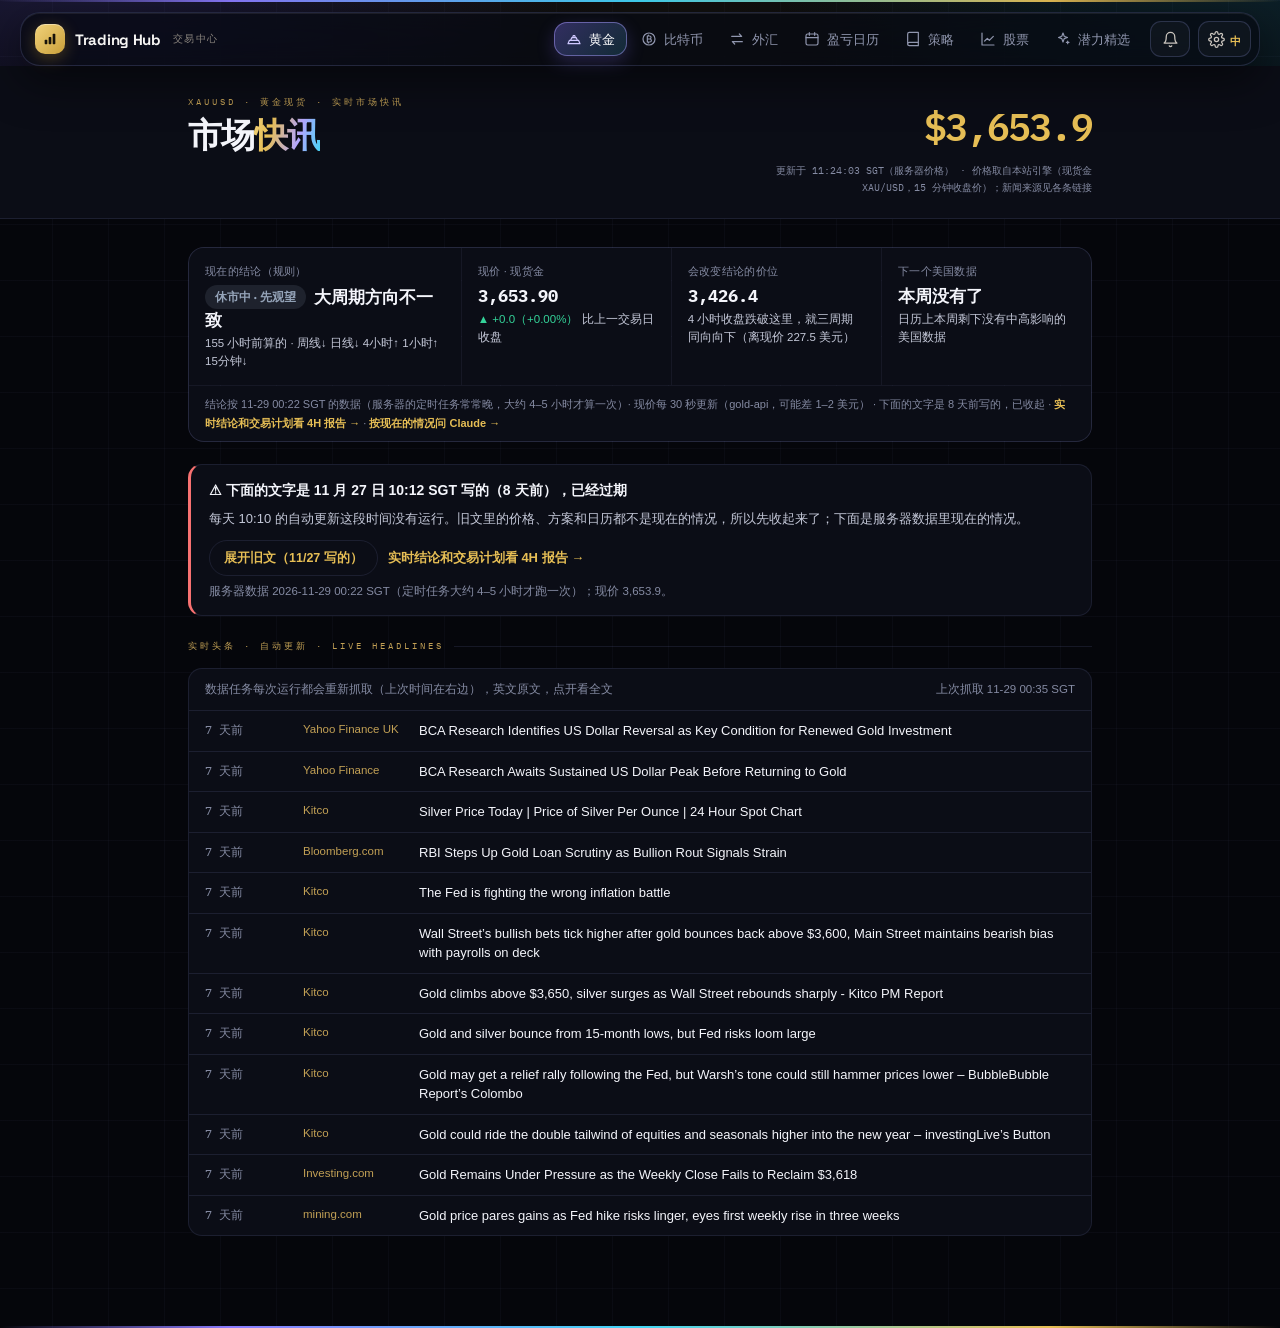
<file: news.html>
<!DOCTYPE html>
<html lang="zh">
<head>
<meta charset="UTF-8">
<meta name="viewport" content="width=device-width, initial-scale=1.0">
<meta name="i18n" content="en">
<meta name="i18n-title" content="Market news · XAUUSD · Trading Hub">
<script src="assets/i18n.js?v=2"></script>
<title>市场快讯 · XAUUSD 最新消息 · Trading Hub</title>
<link rel="manifest" href="manifest.webmanifest">
<meta name="theme-color" content="#0A0A0F">
<link rel="apple-touch-icon" href="assets/icon-192.png">
<script src="assets/embed.js?v=2"></script>
<link rel="preconnect" href="https://fonts.googleapis.com">
<link rel="preconnect" href="https://fonts.gstatic.com" crossorigin>
<link rel="stylesheet" href="https://fonts.googleapis.com/css2?family=IBM+Plex+Mono:wght@400;500;600&family=Space+Grotesk:wght@400;500;600;700&display=swap" media="print" onload="this.media='all'">
<style>
:root{
  --gold:#D4A72C;--gold-lt:#E6BE55;--gold-dk:#C2A055;--violet:#9B8CF0;
  --bear:#F87171;--bull:#34D399;--neut:#94A3B8;
  --bg:#0A0A0F;--bg2:#15151C;--bg3:#1E1E27;--bg4:#2B2B36;
  --glass:rgba(23,23,31,.6);--glass-brd:rgba(255,255,255,.075);
  --border:#282833;--text:#C9C4BD;--dim:#8A857E;--white:#F6F5F3;
  --shadow-violet:0 6px 30px rgba(155,140,240,.16);
}
*{box-sizing:border-box;margin:0;padding:0}
body{background:var(--bg);color:var(--text);font-family:'Noto Sans SC',sans-serif;font-size:13px;line-height:1.7;position:relative}
body::before{content:'';position:fixed;inset:0;z-index:-1;pointer-events:none;opacity:.4;mix-blend-mode:overlay;background-image:url("data:image/svg+xml,%3Csvg xmlns='http://www.w3.org/2000/svg' width='120' height='120'%3E%3Cfilter id='n'%3E%3CfeTurbulence type='fractalNoise' baseFrequency='0.9' numOctaves='2' stitchTiles='stitch'/%3E%3C/filter%3E%3Crect width='100%25' height='100%25' filter='url(%23n)' opacity='0.4'/%3E%3C/svg%3E")}
.mesh{position:fixed;inset:0;z-index:-1;pointer-events:none;overflow:hidden}
.mesh::before{content:'';position:absolute;top:-220px;left:50%;transform:translateX(-50%);width:900px;height:600px;background:radial-gradient(ellipse,rgba(212,167,44,.12),transparent 65%);filter:blur(46px)}
.mesh::after{content:'';position:absolute;top:38%;right:-200px;width:640px;height:520px;background:radial-gradient(ellipse,rgba(96,165,250,.08),transparent 65%);filter:blur(50px)}
.mesh .orb-violet{position:absolute;top:8%;left:-160px;width:480px;height:480px;background:radial-gradient(circle,rgba(155,140,240,.08),transparent 68%);filter:blur(50px)}
.ai-tag{display:inline-flex;align-items:center;gap:6px;font-family:'IBM Plex Mono',monospace;font-size:9px;font-weight:700;letter-spacing:1.5px;text-transform:uppercase;color:var(--violet);padding:4px 10px;border-radius:999px;background:rgba(155,140,240,.10);border:1px solid rgba(155,140,240,.28)}
.ai-tag::before{content:'✦';font-size:10px}
.ai-frame{position:relative;isolation:isolate}
.ai-frame::before{content:'';position:absolute;inset:-4px;z-index:-1;border-radius:inherit;background:linear-gradient(120deg,rgba(212,167,44,.5),rgba(155,140,240,.45),rgba(96,165,250,.4),rgba(212,167,44,.5));background-size:300% 300%;filter:blur(11px);opacity:.4}
.topstrip{height:3px;background:linear-gradient(90deg,#8A6B28,#E8C96D,#C9A84C,#F59E0B,#8A6B28);background-size:220% 100%}
.navbar{position:sticky;top:0;z-index:50;display:flex;align-items:center;gap:6px;padding:12px 28px;background:rgba(10,10,15,.72);backdrop-filter:blur(16px) saturate(1.4);-webkit-backdrop-filter:blur(16px) saturate(1.4);border-bottom:1px solid rgba(255,255,255,.06)}
.navbar .brand{white-space:nowrap;flex:none;display:flex;align-items:center;gap:9px;font-family:'Space Grotesk',sans-serif;font-weight:700;font-size:15px;color:var(--white);text-decoration:none;letter-spacing:-.3px;margin-right:auto}
.navbar .brand .dot{width:9px;height:9px;border-radius:50%;background:linear-gradient(135deg,#E8C96D,var(--gold));box-shadow:0 0 0 3px rgba(184,134,11,.15)}
.navbar a.nl{font-size:12.5px;color:var(--dim);text-decoration:none;padding:7px 13px;border-radius:999px;transition:all .18s}
.navbar a.nl:hover{color:var(--white);background:var(--bg3)}
.navbar a.nl.on{color:var(--gold-lt);background:rgba(184,134,11,.10)}
@media(max-width:760px){.navbar{padding:10px 14px;overflow-x:auto}.navbar a.nl{white-space:nowrap;font-size:11.5px;padding:6px 10px}}
header{background:var(--bg2);border-bottom:1px solid var(--border);padding:28px max(48px,calc((100% - 1000px) / 2 + 48px)) 22px;display:flex;align-items:flex-start;justify-content:space-between;gap:24px;flex-wrap:wrap}
.hl-tag{font-family:'IBM Plex Mono',monospace;font-size:9px;letter-spacing:3px;color:var(--gold-dk);text-transform:uppercase;margin-bottom:8px}
header h1{font-family:'Space Grotesk','Noto Sans SC',sans-serif;font-size:34px;font-weight:900;color:var(--white);line-height:1.1;letter-spacing:-1px}
header h1 em{color:var(--gold);font-style:normal}
.hdate{font-size:13px;line-height:1.75;color:var(--text);margin-top:10px;max-width:820px}
header>div:first-child{flex:1 1 360px;min-width:0}
.hprice{text-align:right;margin-left:auto;flex:0 1 340px;min-width:0}
.hprice-num{font-family:'IBM Plex Mono',monospace;font-size:38px;font-weight:600;color:var(--gold-lt);letter-spacing:-2px}
.hprice-chg{font-family:'IBM Plex Mono',monospace;font-size:13px;margin-top:4px;color:var(--bear)}
.hprice-sub{font-family:'IBM Plex Mono',monospace;font-size:10px;color:var(--dim);margin-top:3px}
main{max-width:1000px;margin:0 auto;padding:28px 48px 64px}
.tldr{background:var(--glass);backdrop-filter:blur(18px) saturate(1.35);-webkit-backdrop-filter:blur(18px) saturate(1.35);border:1px solid var(--glass-brd);border-left:3px solid var(--gold);border-radius:0 4px 4px 0;padding:18px 22px;margin-bottom:26px;box-shadow:var(--shadow-violet)}
.tldr .lab{font-family:'IBM Plex Mono',monospace;font-size:9px;letter-spacing:3px;color:var(--gold-dk);text-transform:uppercase;margin-bottom:8px}
.tldr p{font-size:13.5px;color:var(--text);line-height:1.8}
.tldr strong{color:var(--white)}
.sec-eyebrow{font-family:'IBM Plex Mono',monospace;font-size:9px;letter-spacing:3px;color:var(--gold-dk);text-transform:uppercase;margin:0 0 14px;display:flex;align-items:center;gap:10px}
.sec-eyebrow::after{content:'';flex:1;height:1px;background:var(--border)}
.feed{display:flex;flex-direction:column;gap:14px;margin-bottom:32px}
.news{background:var(--bg2);border:1px solid var(--border);border-radius:6px;padding:18px 22px;transition:border-color .2s;box-shadow:0 1px 3px rgba(16,24,40,.06)}
.news:hover{border-color:var(--gold-dk)}
.news-top{display:flex;align-items:center;gap:10px;margin-bottom:9px;flex-wrap:wrap}
.imp{font-family:'IBM Plex Mono',monospace;font-size:8.5px;font-weight:600;letter-spacing:1.5px;padding:3px 9px;border-radius:2px;text-transform:uppercase}
.imp.neg{background:rgba(224,82,82,.15);color:var(--bear);border:1px solid rgba(224,82,82,.25)}
.imp.pos{background:rgba(76,175,124,.15);color:var(--bull);border:1px solid rgba(76,175,124,.25)}
.imp.neut{background:rgba(123,142,166,.15);color:var(--neut);border:1px solid rgba(123,142,166,.25)}
.imp.watch{background:rgba(201,168,76,.15);color:var(--gold);border:1px solid rgba(201,168,76,.25)}
.news-time{font-family:'IBM Plex Mono',monospace;font-size:10px;color:var(--dim);margin-left:auto}
.news h3{font-size:15px;font-weight:700;color:var(--white);line-height:1.4;margin-bottom:7px}
.news p{font-size:12.5px;color:var(--text);line-height:1.75}
.news .src{margin-top:10px;display:flex;gap:8px;flex-wrap:wrap}
.news .src a{font-family:'IBM Plex Mono',monospace;font-size:10px;color:var(--gold);text-decoration:none;padding:3px 9px;border:1px solid rgba(201,168,76,.25);border-radius:2px}
.news .src a:hover{background:rgba(201,168,76,.1)}
.lvls{display:grid;grid-template-columns:repeat(4,1fr);gap:10px;margin-bottom:32px}
@media(max-width:760px){main{padding:18px 16px 48px}.hprice{text-align:left;margin-left:0;flex-basis:100%}header{padding:18px 16px 14px}nav{padding:10px 16px}header h1{font-size:26px}.hprice-num{font-size:28px}.lvls{grid-template-columns:repeat(2,1fr)}}
.lvl{background:var(--bg3);border:1px solid var(--border);border-radius:3px;padding:12px 14px;text-align:center}
.lvl .k{font-family:'IBM Plex Mono',monospace;font-size:10.5px;letter-spacing:2px;color:var(--dim);text-transform:uppercase;margin-bottom:6px}
.lvl .v{font-family:'IBM Plex Mono',monospace;font-size:16px;font-weight:600}
.lvl .v.r{color:var(--bear)}.lvl .v.g{color:var(--bull)}.lvl .v.gold{color:var(--gold-lt)}
.disclaimer{font-size:10.5px;color:var(--dim);border-top:1px solid var(--border);padding-top:16px;line-height:1.8}
.sent-card{background:var(--glass);backdrop-filter:blur(18px) saturate(1.3);-webkit-backdrop-filter:blur(18px) saturate(1.3);border:1px solid var(--glass-brd);border-radius:6px;padding:16px 20px;margin-bottom:26px;box-shadow:0 1px 3px rgba(16,24,40,.06)}
.sent-title{font-family:'IBM Plex Mono',monospace;font-size:9px;letter-spacing:2.5px;text-transform:uppercase;color:var(--gold-dk);margin-bottom:12px}
.sent-track{display:flex;height:16px;border-radius:5px;overflow:hidden;background:var(--bg3)}
.sent-seg{height:100%}
.sent-legend{display:flex;gap:16px;flex-wrap:wrap;margin-top:10px;font-family:'IBM Plex Mono',monospace;font-size:10px;color:var(--text)}
.sent-legend .li{display:flex;align-items:center;gap:6px}
.sent-legend .sw{width:10px;height:10px;border-radius:3px}

/* phones: nothing smaller than 11px */
@media(max-width:640px){.ai-tag,.ai-tag::before,.hl-tag,.hprice-sub,.tldr .lab,.sec-eyebrow,.imp,.news-time,.news .src a,.sent-title,.sent-legend{font-size:11px}}

/* phones: navbar on one line, links a finger tall */
@media(max-width:640px){.navbar .brand{white-space:nowrap;flex:none;padding:6px 0}.navbar a.nl{white-space:nowrap;flex:none;padding:10px 13px}}
@media(max-width:640px){.news .src a{min-height:34px;display:inline-flex;align-items:center}}
/* phones: the bars that scroll sideways fade at the right edge, so it is clear there is more */
@media(max-width:640px){.navbar{-webkit-mask-image:linear-gradient(90deg,#000 calc(100% - 34px),transparent);mask-image:linear-gradient(90deg,#000 calc(100% - 34px),transparent);padding-right:38px}}
@media(max-width:640px){/* phones: the blurred backgrounds cost the most while scrolling and barely show on this dark page */
*{backdrop-filter:none!important;-webkit-backdrop-filter:none!important}.navbar,.secnav{background:#0A0A0F!important}.mesh::before,.mesh::after,.mesh .orb-violet{filter:none!important}}
</style>
<link rel="stylesheet" href="assets/site.css?v=13">
</head>
<body>
<div class="mesh"><div class="orb-violet"></div></div>
<div class="topstrip"></div>

<nav class="navbar" aria-label="网站导航" data-en-label="Site navigation">
  <a class="brand" href="index.html"><span class="logo"><svg viewBox="0 0 24 24" aria-hidden="true"><rect x="4" y="13" width="4" height="7" rx="1.2" fill="#17130A"/><rect x="10" y="9" width="4" height="11" rx="1.2" fill="#17130A"/><rect x="16" y="4" width="4" height="16" rx="1.2" fill="#17130A"/></svg></span><span class="t">Trading Hub</span><small>交易中心</small></a>
  <a class="nl on" href="report.html" aria-current="page"><svg viewBox="0 0 24 24" aria-hidden="true"><path d="M3 19h18l-2.2-5H5.2z"/><path d="M7 14l1.6-4h6.8l1.6 4"/><path d="M10 10l.8-3h2.4l.8 3"/></svg>黄金</a>
  <a class="nl" href="btc.html"><svg viewBox="0 0 24 24" aria-hidden="true"><circle cx="12" cy="12" r="9"/><path d="M9.5 7.5v9M9.5 7.5h3.3a2.2 2.2 0 0 1 0 4.5H9.5M9.5 12h3.8a2.2 2.2 0 0 1 0 4.5H9.5M11 6v1.5M11 16.5V18"/></svg>比特币</a>
  <a class="nl" href="forex.html"><svg viewBox="0 0 24 24" aria-hidden="true"><path d="M4 8h15l-3.5-3.5M20 16H5l3.5 3.5"/></svg>外汇</a>
  <a class="nl" href="journal.html"><svg viewBox="0 0 24 24" aria-hidden="true"><rect x="3" y="4.5" width="18" height="16.5" rx="2.5"/><path d="M16 2.5v4M8 2.5v4M3 10h18"/></svg>盈亏日历</a>
  <a class="nl" href="strategy.html"><svg viewBox="0 0 24 24" aria-hidden="true"><path d="M4 19.5A2.5 2.5 0 0 1 6.5 17H20V2H6.5A2.5 2.5 0 0 0 4 4.5z"/><path d="M4 19.5A2.5 2.5 0 0 0 6.5 22H20v-5"/></svg>策略</a>
  <a class="nl" href="stocks.html"><svg viewBox="0 0 24 24" aria-hidden="true"><path d="M3 3v18h18"/><path d="m7 15 4-4 3 3 6-6"/></svg>股票</a>
  <a class="nl" href="potential.html"><svg viewBox="0 0 24 24" aria-hidden="true"><path d="M12 3l1.8 4.9 4.9 1.8-4.9 1.8L12 16.4l-1.8-4.9-4.9-1.8 4.9-1.8z"/><path d="M19 15v4M17 17h4"/></svg>潜力精选</a>
</nav>

<header>
  <div>
    <div class="hl-tag" data-en="XAUUSD · spot gold · market news">XAUUSD · 黄金现货 · 实时市场快讯</div>
    <h1 data-en-html="Market &lt;em&gt;news&lt;/em&gt;">市场<em>快讯</em></h1>
    <div class="hdate">2026年11月27日（星期五）10:12 SGT&ensp;·&ensp;GMT+8&ensp;·&ensp;现货金 $3,594.1（10:00 SGT 收盘的 15 分钟 K 线）· 结论：反弹中 · 大方向向下</div>
  </div>
  <div class="hprice">
    <div class="hprice-num js-live-price"><!--LIVEPRICE-->$3,594<!--/LIVEPRICE--></div>
    <div class="hprice-chg" style="color:var(--bull)">▲ 上个交易日（11/26 周四，美国感恩节）收 $3,566.1，较前一日收盘 $3,588.4 -$22.3（-0.62%），高 $3,607.0 / 低 $3,551.1；今天（11/27 周五，06:00 SGT 换日）开 $3,565.7，现价 $3,594.1，较昨收 +$27.9（+0.78%），高 $3,594.2 / 低 $3,557.4；本周高 $3,689.6 / 低 $3,426.4</div>
    <div class="hprice-sub"><span data-en="Updated">更新于</span> <span class="js-live-time"><!--LIVEUPDATED-->2026-11-27 10:11 SGT<!--/LIVEUPDATED--></span><span data-en=" · prices from the site's engine (spot gold XAU/USD, 15-minute closes); sources linked on each item"> · 价格取自本站引擎（现货金 XAU/USD，15 分钟收盘价）；新闻来源见各条链接</span></div>
  </div>
</header>

<main>
  <div id="gold-bar"></div>

  <div class="tldr">
    <div class="lab" style="display:flex;align-items:center;gap:8px"><span class="ai-tag">AI Synthesis</span>一句话概要</div>
    <p>11/27（周五）10:13 SGT：现货金昨天（美国感恩节）在 $3,551.1–$3,607.0 之间窄幅整理，11/26 收 $3,566.1（-0.62%）；今天 06:00 SGT 换日后开 $3,565.7，高 $3,594.2、低 $3,557.4，现价 <strong>$3,594.1</strong>（+0.78%）。Bloomberg 的标题称联储利率路径和 AI 股票框住了本周的波动，Kitco 的标题称假日交易里金价下滑、白银上涨，市场仍在押联储加息（均只核实到标题）；白银昨天一天涨 7.4%，带动了今早的反弹。本站规则：周线、日线、4 小时向下，1 小时、15 分钟向上，<strong>结论是反弹中、大方向向下</strong>：不追反弹，也先不卖，规则现在没有入场方案；4 小时收盘站上 $3,607.1（差 $13.0）则三个大周期不再同向，1 小时收盘跌破 $3,552 才是做空方案的第一步。接下来：本周数据已全部公布，12/8–12/9 FOMC。</p>
  </div>
  <script>
  document.addEventListener('DOMContentLoaded',function(){
    var track=document.getElementById('sentTrack'), leg=document.getElementById('sentLegend');
    if(!track||!leg) return;
    var defs=[
      {cls:'pos',label:'利多 Positive',color:'#34D399'},
      {cls:'neg',label:'利空 Negative',color:'#F87171'},
      {cls:'watch',label:'重点关注 Watch',color:'#D4A72C'},
      {cls:'neut',label:'中性 Neutral',color:'#94A3B8'}
    ];
    var counts=defs.map(function(d){return document.querySelectorAll('.news-top .imp.'+d.cls).length;});
    var total=counts.reduce(function(a,b){return a+b;},0);
    if(!total) return;
    track.innerHTML=defs.map(function(d,i){
      if(!counts[i]) return '';
      var w=(counts[i]/total*100).toFixed(1);
      return '<div class="sent-seg" style="width:'+w+'%;background:'+d.color+'"></div>';
    }).join('');
    leg.innerHTML=defs.map(function(d,i){
      if(!counts[i]) return '';
      return '<span class="li"><span class="sw" style="background:'+d.color+'"></span>'+d.label+' × '+counts[i]+'</span>';
    }).join('');
  });
  </script>

  <div id="news-live"></div>

  <div class="sec-eyebrow" data-en="Today's stories · updated daily 10:10 SGT (written in Chinese)">今日要闻解读 · 每天 10:10 SGT 更新</div>
  <div class="feed">
    <div class="news">
      <div class="news-top">
        <span class="imp neut">中性</span>
        <span style="font-size:12px;color:var(--gold)">Investing.com · 15 个月低点</span>
        <span class="news-time">11/27 周五</span>
      </div>
      <h3>金价在 15 个月低点附近企稳：加息押注压着，科技股上涨托着</h3>
      <p>Investing.com 11/27 09:32 SGT 的标题：Gold steadies near 15-month low as Fed hike bets offset tech-led rally（只核实到标题，正文没有核实）。对金价的含义：本站引擎里 1 小时、15 分钟已转向上，现价 $3,594.1 贴着 1 小时区间顶 $3,594.2，但周线、日线、4 小时仍向下，规则不追这段反弹。</p>
      <div class="src">
        <a href="https://news.google.com/rss/articles/[base64]?oc=5" target="_blank">Investing.com 11/27 ↗ ↗</a></div>
    </div>
    <div class="news">
      <div class="news-top">
        <span class="imp watch">重点关注</span>
        <span style="font-size:12px;color:var(--gold)">Bloomberg · 利率路径与 AI 股票</span>
        <span class="news-time">11/27 周五</span>
      </div>
      <h3>联储利率路径和 AI 股票框住了本周的波动</h3>
      <p>Bloomberg 11/27 07:53 SGT 的标题：Gold Steadies as Fed Rate Path and AI Stocks Frame Volatile Week（只核实到标题）。对金价的含义：data/drivers.json 里标普 500 11/25 收 7,182.8，一周 -1.92%，金价与标普的 60 日相关性 +0.55；股市的担忧和联储的路径决定金价的节奏，不是避险买盘。</p>
      <div class="src">
        <a href="https://news.google.com/rss/articles/[base64]?oc=5" target="_blank">Bloomberg 11/27 ↗ ↗</a></div>
    </div>
    <div class="news">
      <div class="news-top">
        <span class="imp neg">利空</span>
        <span style="font-size:12px;color:var(--gold)">Kitco · 加息预期</span>
        <span class="news-time">11/27 周五</span>
      </div>
      <h3>假日交易里金价下滑、白银上涨，市场仍在押联储加息</h3>
      <p>Kitco 11/27 06:07 SGT 的标题：Gold slips, silver gains as Fed rate hike expectations persist in holiday trading - Kitco PM Report（只核实到标题）。对金价的含义：data/drivers.json 里白银 11/26 收 $43.02，单日 +7.40%，金价与白银 60 日相关性 +0.89；加息预期仍是压住金价的主线，12/8–12/9 FOMC 是下一个大事件。</p>
      <div class="src">
        <a href="https://news.google.com/rss/articles/[base64]?oc=5" target="_blank">Kitco 11/27 ↗ ↗</a></div>
    </div>
    <div class="news">
      <div class="news-top">
        <span class="imp pos">利多</span>
        <span style="font-size:12px;color:var(--gold)">Kitco · 衰退担忧</span>
        <span class="news-time">11/27 周五</span>
      </div>
      <h3>金价反弹说明市场担心衰退，也怀疑联储加息能否兑现</h3>
      <p>Kitco 11/27 00:21 SGT 的标题：Gold’s rebound shows markets fear recession and doubt Fed rate follow-through – StoneX’s Stanley（StoneX 分析师的看法，只核实到标题）。对金价的含义：这是别人的判断，不改变本站的规则；美国 10 年期收益率 11/25 收 4.85%，一周降 0.22 个百分点，是金价没有继续下跌的背景之一。</p>
      <div class="src">
        <a href="https://news.google.com/rss/articles/[base64]?oc=5" target="_blank">Kitco 11/27 ↗ ↗</a></div>
    </div>
    <div class="news">
      <div class="news-top">
        <span class="imp neut">中性</span>
        <span style="font-size:12px;color:var(--gold)">BullionVault · 年度表现</span>
        <span class="news-time">11/27 周五</span>
      </div>
      <h3>金价比去年感恩节下跌 17%，是 2013 年以来最差</h3>
      <p>BullionVault 11/27 00:01 SGT 的标题：Gold Makes 17% Loss from Last Thanksgiving, Worst Since 2013（只核实到标题）。对金价的含义：这是年度回顾，不是信号；本站引擎里周线 6/28、日线 9/17 起向下，周线 RSI 31.1、日线 RSI 30.9 都在超卖区，超卖不是做多理由，规则只看结构。</p>
      <div class="src">
        <a href="https://news.google.com/rss/articles/[base64]?oc=5" target="_blank">BullionVault 11/27 ↗ ↗</a></div>
    </div>
  </div>
  <div class="disclaimer">
    <strong>免责声明：</strong>本页汇编公开新闻来源，仅供参考，不构成投资建议。XAUUSD 交易具有高风险，可能导致本金损失。新闻来源：Bloomberg、Kitco、FXStreet、Investing.com、mining.com，截至 2026 年 11 月 27 日（10:13 SGT）。价格与数据可能随行情变化，交易前请自行核实最新报价。
  </div>
</main>
<div class="topstrip"></div>

<script src="assets/xau-feed.js?v=10" defer></script>
<script src="assets/gold-live.js?v=2" defer></script>
<script src="assets/gold-bar.js?v=10" defer></script>
<script src="assets/news-live.js?v=3" defer></script>
<script src="assets/site.js?v=7" defer></script>
</body>
</html>
</file>
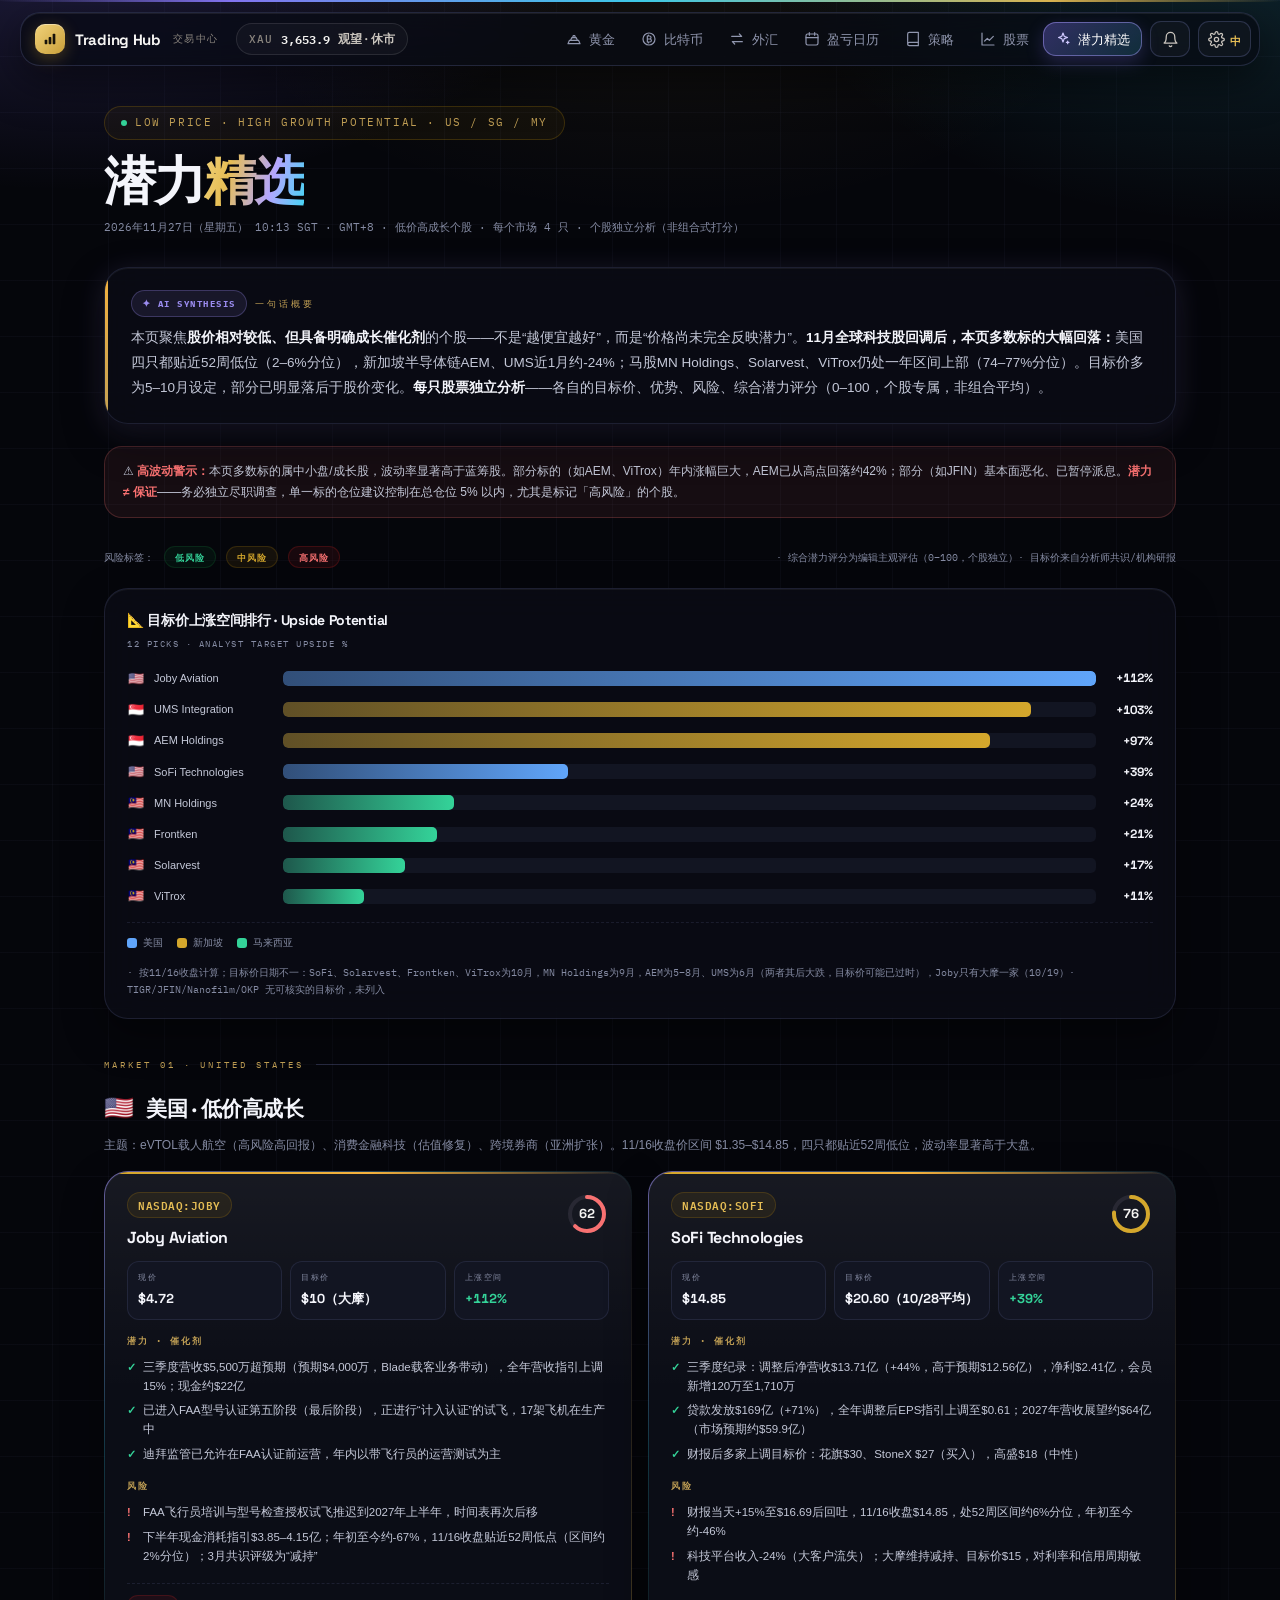
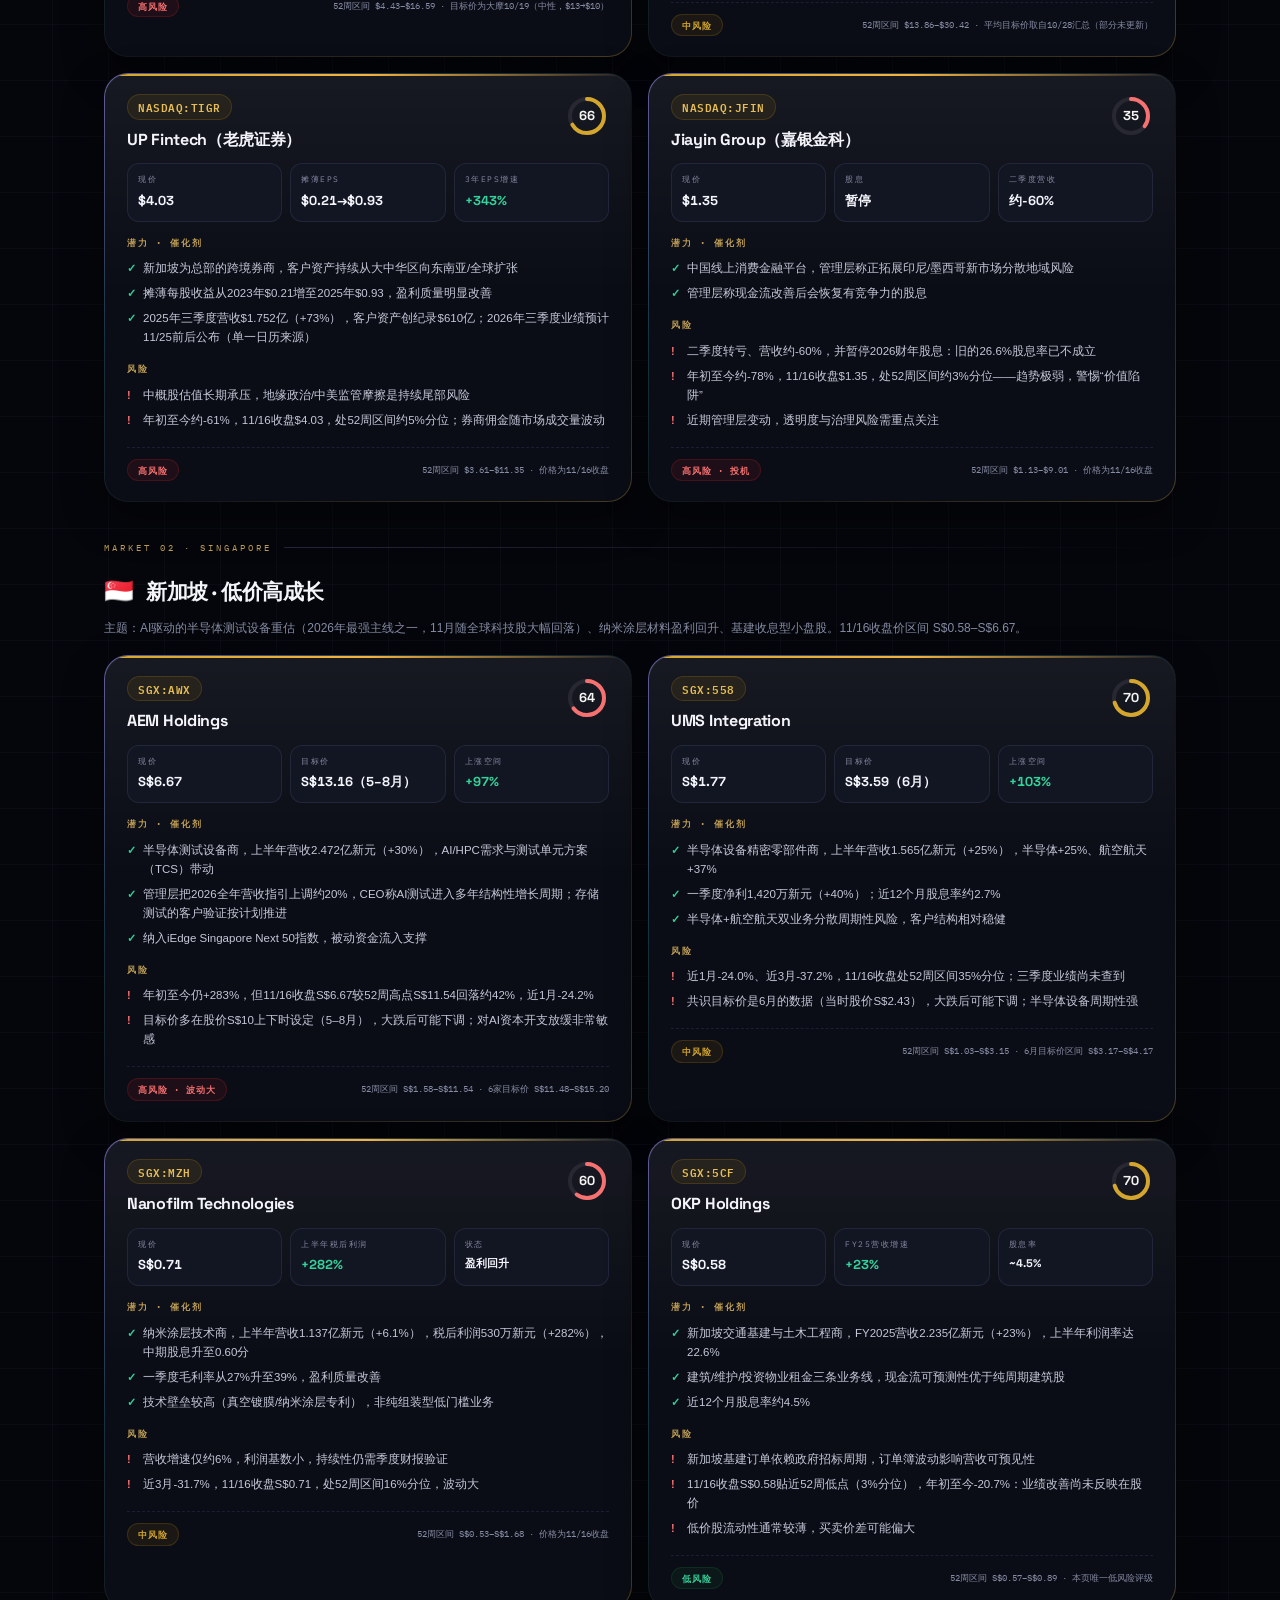
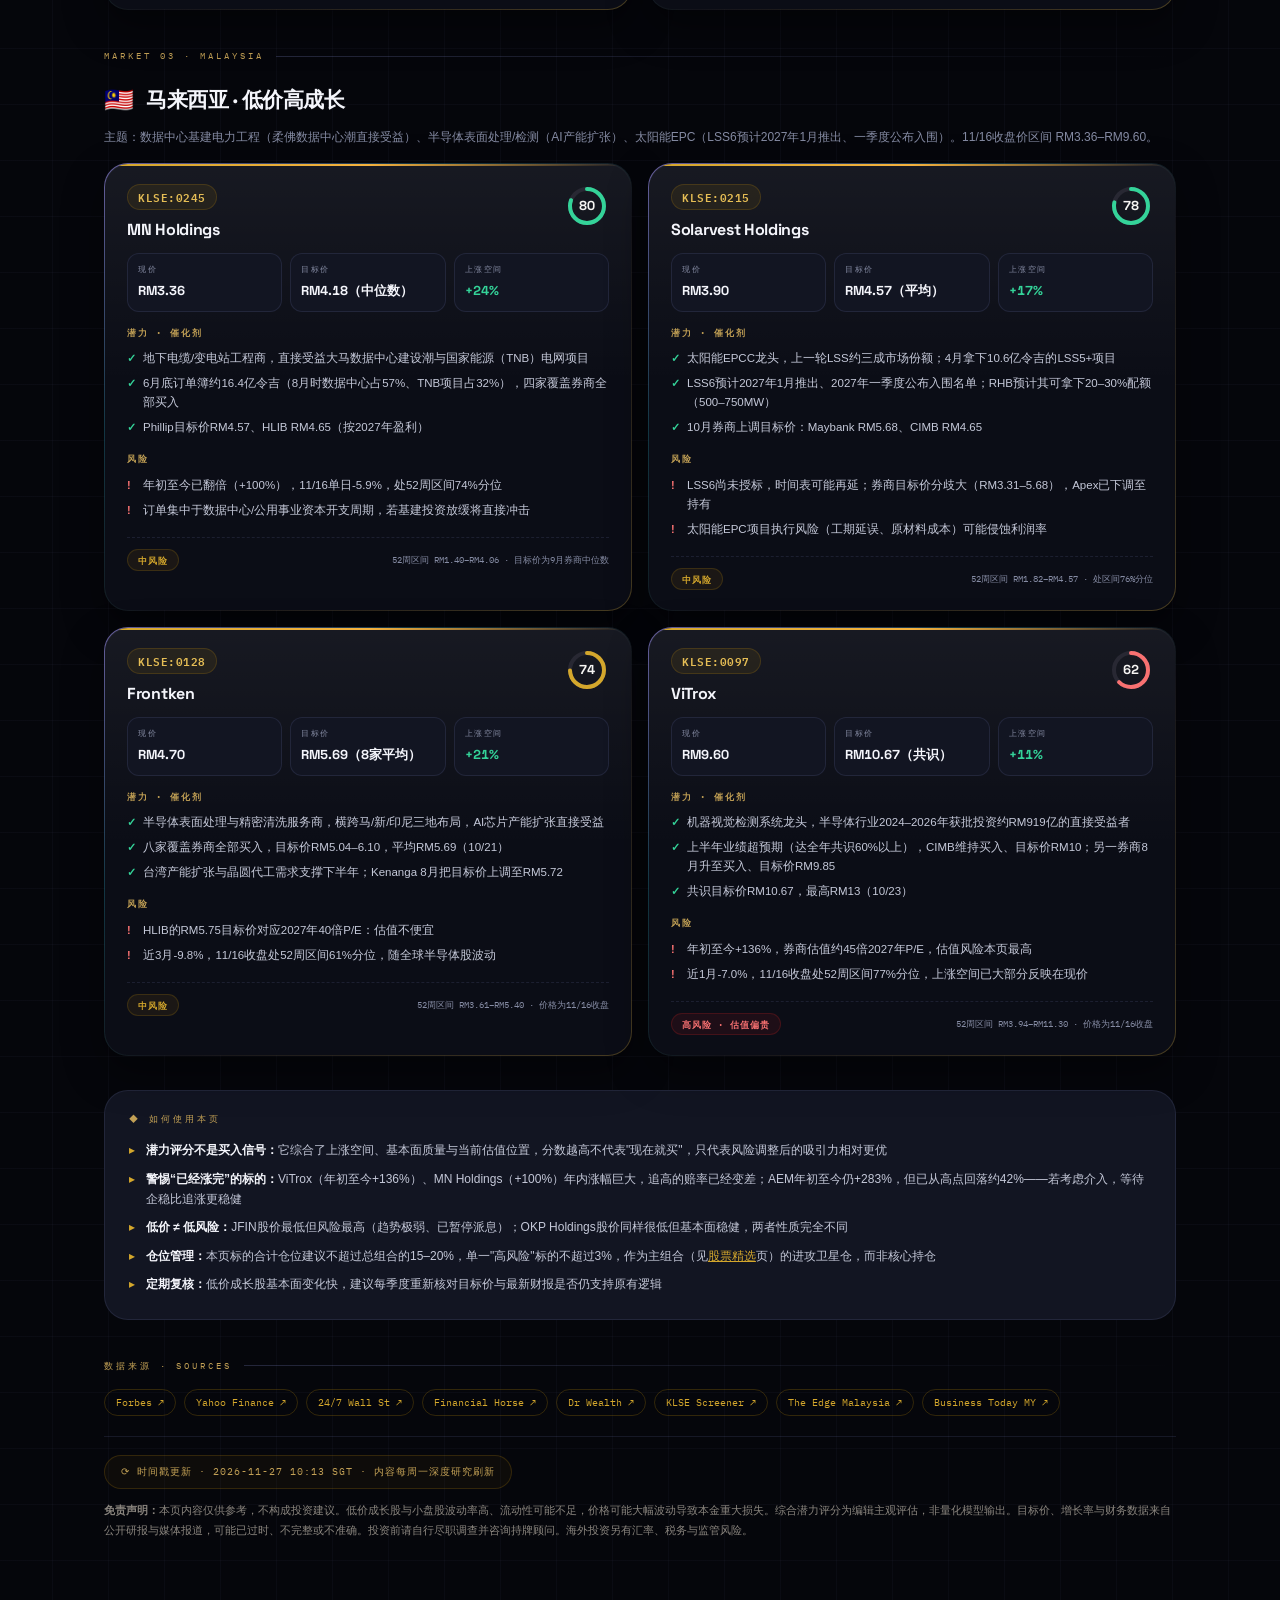
<file: potential.html>
<!DOCTYPE html>
<html lang="zh">
<head>
<meta charset="UTF-8">
<meta name="i18n" content="en">
<meta name="i18n-title" content="High potential · Trading Hub">
<script src="assets/i18n.js?v=2"></script>
<meta name="viewport" content="width=device-width, initial-scale=1.0">
<title>潜力精选 · 低价高成长股 — 美/新/马</title>
<link rel="manifest" href="manifest.webmanifest">
<meta name="theme-color" content="#0A0A0F">
<link rel="apple-touch-icon" href="assets/icon-192.png">
<link rel="preconnect" href="https://fonts.googleapis.com">
<link rel="preconnect" href="https://fonts.gstatic.com" crossorigin>
<link rel="stylesheet" href="https://fonts.googleapis.com/css2?family=IBM+Plex+Mono:wght@400;500;600&family=Space+Grotesk:wght@400;500;600;700&display=swap" media="print" onload="this.media='all'">
<style>
:root{
  --gold:#D4A72C;--gold-lt:#E6BE55;--gold-dk:#C2A055;--amber:#F5B23E;
  --bear:#F87171;--bull:#34D399;--blue:#60A5FA;--violet:#9B8CF0;--neut:#94A3B8;
  --bg:#0A0A0F;--bg2:#15151C;--bg3:#1E1E27;--bg4:#2B2B36;
  --glass:rgba(23,23,31,.6);--glass-2:rgba(30,30,40,.5);--glass-brd:rgba(255,255,255,.075);
  --border:#282833;--border-2:#37374553;--text:#C9C4BD;--dim:#8A857E;--ink:#F6F5F3;
  --r-lg:22px;--r-md:14px;--r-sm:10px;
  --shadow-sm:0 1px 2px rgba(0,0,0,.5),0 2px 12px rgba(0,0,0,.35);
  --shadow-md:0 4px 12px rgba(0,0,0,.4),0 16px 40px rgba(0,0,0,.5);
  --shadow-gold:0 6px 30px rgba(212,167,44,.22);
  --shadow-violet:0 6px 30px rgba(155,140,240,.18);
}
*{box-sizing:border-box;margin:0;padding:0}
html{scroll-behavior:smooth}
body{background:var(--bg);color:var(--text);font-family:'Noto Sans SC',sans-serif;font-size:13px;line-height:1.7;-webkit-font-smoothing:antialiased}
body::before{content:'';position:fixed;inset:0;z-index:-1;pointer-events:none;opacity:.5;mix-blend-mode:overlay;background-image:url("data:image/svg+xml,%3Csvg xmlns='http://www.w3.org/2000/svg' width='120' height='120'%3E%3Cfilter id='n'%3E%3CfeTurbulence type='fractalNoise' baseFrequency='0.9' numOctaves='2' stitchTiles='stitch'/%3E%3C/filter%3E%3Crect width='100%25' height='100%25' filter='url(%23n)' opacity='0.4'/%3E%3C/svg%3E")}
.mesh{position:fixed;inset:0;z-index:-1;pointer-events:none;overflow:hidden}
.mesh::before{content:'';position:absolute;top:-220px;left:50%;transform:translateX(-50%);width:900px;height:600px;background:radial-gradient(ellipse,rgba(245,178,62,.16),transparent 65%);filter:blur(50px)}
.mesh::after{content:'';position:absolute;top:38%;right:-200px;width:680px;height:560px;background:radial-gradient(ellipse,rgba(96,165,250,.10),transparent 65%);filter:blur(54px)}
.mesh .orb-violet{position:absolute;top:12%;left:-160px;width:480px;height:480px;background:radial-gradient(circle,rgba(155,140,240,.09),transparent 68%);filter:blur(50px)}
.ai-tag{display:inline-flex;align-items:center;gap:6px;font-family:'IBM Plex Mono',monospace;font-size:9px;font-weight:700;letter-spacing:1.5px;text-transform:uppercase;color:var(--violet);padding:4px 10px;border-radius:999px;background:rgba(155,140,240,.10);border:1px solid rgba(155,140,240,.28)}
.ai-tag::before{content:'✦';font-size:10px}
.ai-frame{position:relative;isolation:isolate}
.ai-frame::before{content:'';position:absolute;inset:-4px;z-index:-1;border-radius:inherit;background:linear-gradient(120deg,rgba(212,167,44,.55),rgba(155,140,240,.5),rgba(96,165,250,.45),rgba(212,167,44,.55));background-size:300% 300%;filter:blur(11px);opacity:.42}
.topstrip{height:3px;background:linear-gradient(90deg,#8A6B28,#E8C96D,#C9A84C,#F59E0B,#8A6B28);background-size:220% 100%}
.navbar{position:sticky;top:0;z-index:50;display:flex;align-items:center;gap:6px;padding:12px 28px;background:rgba(10,10,15,.72);backdrop-filter:blur(16px) saturate(1.4);-webkit-backdrop-filter:blur(16px) saturate(1.4);border-bottom:1px solid rgba(255,255,255,.06)}
.navbar .brand{display:flex;align-items:center;gap:9px;font-family:'Space Grotesk',sans-serif;font-weight:700;font-size:15px;color:var(--ink);text-decoration:none;letter-spacing:-.3px;margin-right:auto}
.navbar .brand .dot{width:9px;height:9px;border-radius:50%;background:linear-gradient(135deg,#E8C96D,var(--gold));box-shadow:0 0 0 3px rgba(184,134,11,.15)}
.navbar a.nl{font-size:12.5px;color:var(--dim);text-decoration:none;padding:7px 13px;border-radius:999px;transition:all .18s}
.navbar a.nl:hover{color:var(--ink);background:var(--bg3)}
.navbar a.nl.on{color:var(--gold-lt);background:rgba(184,134,11,.10)}
@media(max-width:760px){.navbar{padding:10px 14px;overflow-x:auto}.navbar a.nl{white-space:nowrap;font-size:11.5px;padding:6px 10px}}
header{padding:52px 24px 30px;text-align:center;position:relative}
.eyebrow{display:inline-flex;align-items:center;gap:8px;font-family:'IBM Plex Mono',monospace;font-size:10px;letter-spacing:3.5px;color:var(--gold-dk);text-transform:uppercase;margin-bottom:18px;padding:7px 16px;border:1px solid rgba(184,134,11,.25);border-radius:999px;background:rgba(184,134,11,.06)}
.eyebrow::before{content:'';width:6px;height:6px;border-radius:50%;background:var(--bull);animation:pulse 2s ease-in-out infinite}
@keyframes pulse{0%,100%{opacity:1;transform:scale(1)}50%{opacity:.45;transform:scale(.8)}}
header h1{font-family:'Space Grotesk','Noto Sans SC',sans-serif;font-size:clamp(32px,6vw,52px);font-weight:700;color:var(--ink);line-height:1.05;letter-spacing:-2px;margin-bottom:10px}
header h1 em{font-style:normal;background:linear-gradient(120deg,var(--gold) 0%,var(--amber) 55%,var(--gold-dk) 100%);-webkit-background-clip:text;background-clip:text;-webkit-text-fill-color:transparent}
.hdate{font-family:'IBM Plex Mono',monospace;font-size:11px;color:var(--dim)}
main{max-width:1120px;margin:0 auto;padding:24px 24px 64px}
@media(max-width:760px){main{padding:16px 14px 48px}header{padding:36px 16px 22px}}
.tldr{background:var(--glass);backdrop-filter:blur(20px) saturate(1.4);-webkit-backdrop-filter:blur(20px) saturate(1.4);border:1px solid var(--glass-brd);border-radius:var(--r-lg);padding:22px 26px;margin-bottom:22px;box-shadow:var(--shadow-sm),var(--shadow-violet);position:relative;overflow:hidden}
.tldr::before{content:'';position:absolute;top:0;left:0;bottom:0;width:3px;background:linear-gradient(180deg,var(--amber),var(--gold-dk))}
.tldr .lab{font-family:'IBM Plex Mono',monospace;font-size:9px;letter-spacing:3px;color:var(--gold-dk);text-transform:uppercase;margin-bottom:9px}
.tldr p{font-size:13.5px;color:var(--text);line-height:1.85}
.tldr strong{color:var(--ink)}
.warn{background:rgba(248,113,113,.07);border:1px solid rgba(248,113,113,.22);border-radius:var(--r-md);padding:14px 18px;margin-bottom:28px;font-size:12px;color:var(--text);line-height:1.75}
.warn strong{color:var(--bear)}
.legend{display:flex;gap:10px;flex-wrap:wrap;margin-bottom:20px;font-family:'IBM Plex Mono',monospace;font-size:10px;color:var(--dim);align-items:center}
.risk-tag{display:inline-block;font-family:'IBM Plex Mono',monospace;font-size:8.5px;letter-spacing:1px;padding:3px 10px;border-radius:999px;text-transform:uppercase;font-weight:600}
.risk-tag.hi{background:rgba(220,38,38,.09);color:var(--bear);border:1px solid rgba(220,38,38,.20)}
.risk-tag.md{background:rgba(184,134,11,.09);color:var(--gold);border:1px solid rgba(184,134,11,.20)}
.risk-tag.lo{background:rgba(21,128,61,.09);color:var(--bull);border:1px solid rgba(21,128,61,.20)}
.sec-label{font-family:'IBM Plex Mono',monospace;font-size:9px;letter-spacing:3px;color:var(--gold-dk);text-transform:uppercase;margin:38px 0 16px;display:flex;align-items:center;gap:12px}
.sec-label::after{content:'';flex:1;height:1px;background:linear-gradient(90deg,var(--border-2),transparent)}
/* upside leaderboard */
.viz{background:var(--glass);backdrop-filter:blur(18px) saturate(1.3);-webkit-backdrop-filter:blur(18px) saturate(1.3);border:1px solid var(--glass-brd);border-radius:var(--r-lg);padding:20px 22px;box-shadow:var(--shadow-sm);margin-bottom:8px}
.viz-title{font-family:'Space Grotesk','Noto Sans SC',sans-serif;font-size:14px;font-weight:700;color:var(--ink);margin-bottom:3px;letter-spacing:-.3px}
.viz-sub{font-family:'IBM Plex Mono',monospace;font-size:9px;letter-spacing:1.5px;text-transform:uppercase;color:var(--dim);margin-bottom:16px}
.vrow{display:flex;align-items:center;gap:9px;margin-bottom:9px}
.vrow:last-child{margin-bottom:0}
.vflag{width:18px;flex-shrink:0;text-align:center;font-size:13px}
.vname{font-size:11px;color:var(--text);width:120px;flex-shrink:0;white-space:nowrap;overflow:hidden;text-overflow:ellipsis}
.vtrack{flex:1;height:15px;background:var(--bg3);border-radius:5px;overflow:hidden}
.vfill{height:100%;border-radius:5px}
.vfill.us{background:linear-gradient(90deg,rgba(96,165,250,.4),var(--blue))}
.vfill.sg{background:linear-gradient(90deg,rgba(212,167,44,.4),var(--gold))}
.vfill.my{background:linear-gradient(90deg,rgba(52,211,153,.35),var(--bull))}
.vval{font-family:'Space Grotesk',monospace;font-size:12px;font-weight:700;color:var(--ink);width:48px;text-align:right;flex-shrink:0;font-variant-numeric:tabular-nums}
.viz-legend{display:flex;gap:14px;flex-wrap:wrap;margin-top:15px;padding-top:12px;border-top:1px dashed var(--border);font-family:'IBM Plex Mono',monospace;font-size:9.5px;color:var(--dim)}
.viz-legend .li{display:flex;align-items:center;gap:6px}
.viz-legend .sw{width:10px;height:10px;border-radius:3px}
.sw.us{background:var(--blue)}.sw.sg{background:var(--gold)}.sw.my{background:var(--bull)}
/* market section */
.mkt-head{display:flex;align-items:center;gap:12px;margin-bottom:6px;flex-wrap:wrap}
.mkt-head .flag{font-size:24px}
.mkt-head h2{font-family:'Space Grotesk','Noto Sans SC',sans-serif;font-size:21px;font-weight:700;color:var(--ink);letter-spacing:-.5px}
.mkt-note{font-size:12px;color:var(--dim);margin-bottom:16px;line-height:1.7}
.pick-grid{display:grid;grid-template-columns:1fr 1fr;gap:16px;margin-bottom:12px}
@media(max-width:820px){.pick-grid{grid-template-columns:1fr}}
/* pick card */
.pick{background:var(--glass);backdrop-filter:blur(16px) saturate(1.3);-webkit-backdrop-filter:blur(16px) saturate(1.3);border:1px solid var(--glass-brd);border-radius:var(--r-lg);padding:20px 22px;box-shadow:var(--shadow-sm);position:relative;overflow:hidden;transition:transform .25s cubic-bezier(.2,.7,.3,1),box-shadow .25s,border-color .25s}
.pick:hover{transform:translateY(-3px);border-color:rgba(212,167,44,.3);box-shadow:var(--shadow-md)}
.pick::before{content:'';position:absolute;top:0;left:0;right:0;height:2px;background:linear-gradient(90deg,var(--gold),var(--amber),transparent)}
.pick-head{display:flex;align-items:flex-start;gap:10px;margin-bottom:10px}
.pick-id{flex:1;min-width:0}
.tk{font-family:'IBM Plex Mono',monospace;font-size:10.5px;font-weight:600;letter-spacing:.5px;padding:3px 10px;border-radius:999px;background:rgba(184,134,11,.10);color:var(--gold-lt);border:1px solid rgba(184,134,11,.22);display:inline-block;margin-bottom:6px}
.pick-nm{font-family:'Space Grotesk','Noto Sans SC',sans-serif;font-size:16px;font-weight:700;color:var(--ink);letter-spacing:-.3px}
.pring{width:44px;height:44px;flex-shrink:0}
.pring-num{font-family:'Space Grotesk',monospace;font-weight:700}
.pick-stats{display:grid;grid-template-columns:repeat(3,1fr);gap:8px;margin-bottom:14px}
.ps{background:var(--bg3);border:1px solid var(--border);border-radius:var(--r-sm);padding:9px 10px}
.ps .k{font-family:'IBM Plex Mono',monospace;font-size:7.5px;letter-spacing:1.5px;text-transform:uppercase;color:var(--dim);margin-bottom:4px}
.ps .v{font-family:'Space Grotesk',monospace;font-size:13px;font-weight:700;color:var(--ink);font-variant-numeric:tabular-nums}
.ps .v.up{color:var(--bull)}
.pick h4{font-family:'IBM Plex Mono',monospace;font-size:8.5px;letter-spacing:2px;text-transform:uppercase;color:var(--gold-dk);margin:12px 0 6px}
.pick h4:first-of-type{margin-top:0}
.bb-list{list-style:none;padding:0;margin:0}
.bb-list li{font-size:11.5px;line-height:1.65;padding:3px 0 3px 16px;position:relative;color:var(--text)}
.bb-list li::before{position:absolute;left:0;top:3px;font-weight:700;font-size:11px}
.bb-list.str li::before{content:'✓';color:var(--bull)}
.bb-list.risk li::before{content:'!';color:var(--bear)}
.pick-foot{display:flex;align-items:center;gap:8px;margin-top:14px;padding-top:11px;border-top:1px dashed var(--border);flex-wrap:wrap}
.pick-src{font-family:'IBM Plex Mono',monospace;font-size:8.5px;color:var(--dim);margin-left:auto}
.howto{background:var(--bg3);border:1px solid var(--border);border-radius:var(--r-lg);padding:20px 24px;margin:34px 0}
.howto .lab{font-family:'IBM Plex Mono',monospace;font-size:9px;letter-spacing:3px;color:var(--gold-dk);text-transform:uppercase;margin-bottom:10px}
.howto ul{list-style:none;padding:0}
.howto li{font-size:12px;padding:4px 0 4px 17px;position:relative}
.howto li::before{content:'▸';color:var(--gold);position:absolute;left:0;top:4px}
.howto li strong{color:var(--ink)}
.srcs{margin-top:8px;display:flex;gap:8px;flex-wrap:wrap}
.srcs a{font-family:'IBM Plex Mono',monospace;font-size:10px;color:var(--gold);text-decoration:none;padding:4px 11px;border:1px solid rgba(184,134,11,.25);border-radius:999px;transition:background .18s}
.srcs a:hover{background:rgba(184,134,11,.08)}
.disclaimer{font-size:10.5px;color:var(--dim);border-top:1px solid var(--border);padding-top:18px;margin-top:20px;line-height:1.85}
.upd-stamp{display:inline-flex;align-items:center;gap:8px;font-family:'IBM Plex Mono',monospace;font-size:10px;letter-spacing:1px;color:var(--gold-dk);text-transform:uppercase;margin-bottom:12px;padding:7px 16px;border:1px solid rgba(184,134,11,.22);border-radius:999px;background:rgba(184,134,11,.05)}
@media(prefers-reduced-motion:reduce){*,*::before,*::after{animation:none!important;transition:none!important}}

/* phones: nothing smaller than 11px */
@media(max-width:640px){.ai-tag,.ai-tag::before,.eyebrow,.tldr .lab,.legend,.risk-tag,.sec-label,.viz-sub,.viz-legend,.ps .k,.pick h4,.pick-src,.howto .lab,.srcs a,.upd-stamp{font-size:11px}}

/* phones: navbar on one line, links a finger tall */
@media(max-width:640px){.navbar .brand{white-space:nowrap;flex:none;padding:6px 0}.navbar a.nl{white-space:nowrap;flex:none;padding:10px 13px}}
/* phones: the bars that scroll sideways fade at the right edge, so it is clear there is more */
@media(max-width:640px){.navbar{-webkit-mask-image:linear-gradient(90deg,#000 calc(100% - 34px),transparent);mask-image:linear-gradient(90deg,#000 calc(100% - 34px),transparent);padding-right:38px}}
@media(max-width:640px){/* phones: the blurred backgrounds cost the most while scrolling and barely show on this dark page */
*{backdrop-filter:none!important;-webkit-backdrop-filter:none!important}.navbar,.secnav{background:#0A0A0F!important}.mesh::before,.mesh::after,.mesh .orb-violet{filter:none!important}}
</style>
<link rel="stylesheet" href="assets/site.css?v=13">
</head>
<body>
<div class="mesh"><div class="orb-violet"></div></div>
<div class="topstrip"></div>

<nav class="navbar" aria-label="网站导航" data-en-label="Site navigation">
  <a class="brand" href="index.html"><span class="logo"><svg viewBox="0 0 24 24" aria-hidden="true"><rect x="4" y="13" width="4" height="7" rx="1.2" fill="#17130A"/><rect x="10" y="9" width="4" height="11" rx="1.2" fill="#17130A"/><rect x="16" y="4" width="4" height="16" rx="1.2" fill="#17130A"/></svg></span><span class="t">Trading Hub</span><small>交易中心</small></a>
  <a class="nl" href="report.html"><svg viewBox="0 0 24 24" aria-hidden="true"><path d="M3 19h18l-2.2-5H5.2z"/><path d="M7 14l1.6-4h6.8l1.6 4"/><path d="M10 10l.8-3h2.4l.8 3"/></svg>黄金</a>
  <a class="nl" href="btc.html"><svg viewBox="0 0 24 24" aria-hidden="true"><circle cx="12" cy="12" r="9"/><path d="M9.5 7.5v9M9.5 7.5h3.3a2.2 2.2 0 0 1 0 4.5H9.5M9.5 12h3.8a2.2 2.2 0 0 1 0 4.5H9.5M11 6v1.5M11 16.5V18"/></svg>比特币</a>
  <a class="nl" href="forex.html"><svg viewBox="0 0 24 24" aria-hidden="true"><path d="M4 8h15l-3.5-3.5M20 16H5l3.5 3.5"/></svg>外汇</a>
  <a class="nl" href="journal.html"><svg viewBox="0 0 24 24" aria-hidden="true"><rect x="3" y="4.5" width="18" height="16.5" rx="2.5"/><path d="M16 2.5v4M8 2.5v4M3 10h18"/></svg>盈亏日历</a>
  <a class="nl" href="strategy.html"><svg viewBox="0 0 24 24" aria-hidden="true"><path d="M4 19.5A2.5 2.5 0 0 1 6.5 17H20V2H6.5A2.5 2.5 0 0 0 4 4.5z"/><path d="M4 19.5A2.5 2.5 0 0 0 6.5 22H20v-5"/></svg>策略</a>
  <a class="nl" href="stocks.html"><svg viewBox="0 0 24 24" aria-hidden="true"><path d="M3 3v18h18"/><path d="m7 15 4-4 3 3 6-6"/></svg>股票</a>
  <a class="nl on" href="potential.html" aria-current="page"><svg viewBox="0 0 24 24" aria-hidden="true"><path d="M12 3l1.8 4.9 4.9 1.8-4.9 1.8L12 16.4l-1.8-4.9-4.9-1.8 4.9-1.8z"/><path d="M19 15v4M17 17h4"/></svg>潜力精选</a>
</nav>

<header class="pg-head">
  <div class="eyebrow">Low Price · High Growth Potential · US / SG / MY</div>
  <h1 data-en-html="High &lt;em&gt;potential&lt;/em&gt;">潜力<em>精选</em></h1>
  <div class="hdate">2026年11月27日（星期五） 10:13 SGT · GMT+8 · 低价高成长个股 · 每个市场 4 只 · 个股独立分析（非组合式打分）</div>
</header>

<main>

  <div class="tldr">
    <div class="lab" style="display:flex;align-items:center;gap:8px"><span class="ai-tag">AI Synthesis</span><span data-en="In one line">一句话概要</span></div>
    <p data-en-html="This page looks at &lt;strong&gt;stocks priced relatively low but with clear growth catalysts&lt;/strong&gt;: not &quot;the cheaper the better&quot;, but &quot;the price does not yet reflect the potential&quot;. &lt;strong&gt;After November&#x27;s global tech pullback most of them have fallen hard:&lt;/strong&gt; all four US names sit near their 52-week lows (2nd–6th percentile), and the Singapore chip names AEM and UMS are about −24% over a month; in Malaysia, MN Holdings, Solarvest and ViTrox are still in the upper part of their one-year ranges (74th–77th percentile). Most targets were set between May and October, and some now lag far behind the price. &lt;strong&gt;Each stock is analysed on its own&lt;/strong&gt;: its target, strengths, risks and a potential score (0–100, for that stock, not a portfolio average).">本页聚焦<strong>股价相对较低、但具备明确成长催化剂</strong>的个股——不是“越便宜越好”，而是“价格尚未完全反映潜力”。<strong>11月全球科技股回调后，本页多数标的大幅回落：</strong>美国四只都贴近52周低位（2–6%分位），新加坡半导体链AEM、UMS近1月约-24%；马股MN Holdings、Solarvest、ViTrox仍处一年区间上部（74–77%分位）。目标价多为5–10月设定，部分已明显落后于股价变化。<strong>每只股票独立分析</strong>——各自的目标价、优势、风险、综合潜力评分（0–100，个股专属，非组合平均）。</p>
  </div>

  <div class="warn" data-en-html="⚠ &lt;strong&gt;High-volatility warning:&lt;/strong&gt; most stocks here are small or mid caps or growth stocks, far more volatile than blue chips. Some (such as AEM and ViTrox) have risen hugely this year, and AEM is already about 42% off its high; some (such as JFIN) show worsening fundamentals and have suspended the dividend. &lt;strong&gt;Potential is not a guarantee&lt;/strong&gt;: do your own due diligence, and keep any one stock within 5% of the portfolio, especially those marked «High risk».">⚠ <strong>高波动警示：</strong>本页多数标的属中小盘/成长股，波动率显著高于蓝筹股。部分标的（如AEM、ViTrox）年内涨幅巨大，AEM已从高点回落约42%；部分（如JFIN）基本面恶化、已暂停派息。<strong>潜力 ≠ 保证</strong>——务必独立尽职调查，单一标的仓位建议控制在总仓位 5% 以内，尤其是标记「高风险」的个股。</div>

  <div class="legend">
    <span data-en="Risk tags:">风险标签：</span>
    <span class="risk-tag lo" data-en="Low risk">低风险</span>
    <span class="risk-tag md" data-en="Medium risk">中风险</span>
    <span class="risk-tag hi" data-en="High risk">高风险</span>
    <span style="margin-left:auto" data-en="· Potential scores are editorial and subjective (0–100, per stock) · targets from analyst consensus / research">· 综合潜力评分为编辑主观评估（0–100，个股独立）· 目标价来自分析师共识/机构研报</span>
  </div>

  <!-- Upside potential leaderboard -->
  <div class="viz" style="margin-bottom:34px">
    <div class="viz-title" data-en="📐 Upside to target">📐 目标价上涨空间排行 · Upside Potential</div>
    <div class="viz-sub">12 Picks · Analyst Target Upside %</div>
    <div class="vrow"><span class="vflag">🇺🇸</span><span class="vname">Joby Aviation</span><div class="vtrack"><div class="vfill us" style="width:100%"></div></div><span class="vval">+112%</span></div>
    <div class="vrow"><span class="vflag">🇸🇬</span><span class="vname">UMS Integration</span><div class="vtrack"><div class="vfill sg" style="width:92%"></div></div><span class="vval">+103%</span></div>
    <div class="vrow"><span class="vflag">🇸🇬</span><span class="vname">AEM Holdings</span><div class="vtrack"><div class="vfill sg" style="width:87%"></div></div><span class="vval">+97%</span></div>
    <div class="vrow"><span class="vflag">🇺🇸</span><span class="vname">SoFi Technologies</span><div class="vtrack"><div class="vfill us" style="width:35%"></div></div><span class="vval">+39%</span></div>
    <div class="vrow"><span class="vflag">🇲🇾</span><span class="vname">MN Holdings</span><div class="vtrack"><div class="vfill my" style="width:21%"></div></div><span class="vval">+24%</span></div>
    <div class="vrow"><span class="vflag">🇲🇾</span><span class="vname">Frontken</span><div class="vtrack"><div class="vfill my" style="width:19%"></div></div><span class="vval">+21%</span></div>
    <div class="vrow"><span class="vflag">🇲🇾</span><span class="vname">Solarvest</span><div class="vtrack"><div class="vfill my" style="width:15%"></div></div><span class="vval">+17%</span></div>
    <div class="vrow"><span class="vflag">🇲🇾</span><span class="vname">ViTrox</span><div class="vtrack"><div class="vfill my" style="width:10%"></div></div><span class="vval">+11%</span></div>
    <div class="viz-legend"><span class="li"><span class="sw us"></span><span data-en="US">美国</span></span><span class="li"><span class="sw sg"></span><span data-en="Singapore">新加坡</span></span><span class="li"><span class="sw my"></span><span data-en="Malaysia">马来西亚</span></span><span class="li" data-en="· Worked out on the 11/16 closes; the targets are of different dates: SoFi, Solarvest, Frontken and ViTrox from October, MN Holdings from September, AEM from May–August and UMS from June (both have fallen hard since, so their targets may be out of date), Joby from Morgan Stanley alone (10/19) · TIGR / JFIN / Nanofilm / OKP have no target that could be checked, so they are not ranked">· 按11/16收盘计算；目标价日期不一：SoFi、Solarvest、Frontken、ViTrox为10月，MN Holdings为9月，AEM为5–8月、UMS为6月（两者其后大跌，目标价可能已过时），Joby只有大摩一家（10/19）· TIGR/JFIN/Nanofilm/OKP 无可核实的目标价，未列入</span></div>
  </div>

  <!-- ═══════════ US MARKET ═══════════ -->
  <div class="sec-label">Market 01 · United States</div>
  <div class="mkt-head"><span class="flag">🇺🇸</span><h2 data-en="US · low price, high growth">美国 · 低价高成长</h2></div>
  <div class="mkt-note" data-en="Themes: eVTOL air taxis (high risk, high reward), consumer fintech (rerating), cross-border brokers (expanding in Asia). 11/16 closes of $1.35–$14.85, all four near their 52-week lows, far more volatile than the market.">主题：eVTOL载人航空（高风险高回报）、消费金融科技（估值修复）、跨境券商（亚洲扩张）。11/16收盘价区间 $1.35–$14.85，四只都贴近52周低位，波动率显著高于大盘。</div>
  <div class="pick-grid">

    <div class="pick">
      <div class="pick-head">
        <div class="pick-id"><span class="tk">NASDAQ:JOBY</span><div class="pick-nm">Joby Aviation</div></div>
        <svg class="pring" data-score="62" viewBox="0 0 44 44" role="img" aria-label="潜力评分62" data-en-label="Potential score 62"></svg>
      </div>
      <div class="pick-stats">
        <div class="ps"><div class="k" data-en="Price">现价</div><div class="v">$4.72</div></div>
        <div class="ps"><div class="k" data-en="Target">目标价</div><div class="v" data-en="$10 (MS)">$10（大摩）</div></div>
        <div class="ps"><div class="k" data-en="Upside">上涨空间</div><div class="v up">+112%</div></div>
      </div>
      <h4 data-en="Potential · catalysts">潜力 · 催化剂</h4>
      <ul class="bb-list str">
        <li data-en="Q3 revenue of $55M beat the $40M expected (lifted by its Blade passenger business), and full-year revenue guidance went up 15%; about $2.2B in cash">三季度营收$5,500万超预期（预期$4,000万，Blade载客业务带动），全年营收指引上调15%；现金约$22亿</li>
        <li data-en="In the fifth and final stage of FAA type certification, flying &quot;for credit&quot; tests, with 17 aircraft in production">已进入FAA型号认证第五阶段（最后阶段），正进行“计入认证”的试飞，17架飞机在生产中</li>
        <li data-en="Dubai&#x27;s regulators allow it to operate before FAA certification; this year that means operational tests with a pilot aboard">迪拜监管已允许在FAA认证前运营，年内以带飞行员的运营测试为主</li>
      </ul>
      <h4 data-en="Risks">风险</h4>
      <ul class="bb-list risk">
        <li data-en="FAA pilot training and flight tests under type inspection authorisation slipped to the first half of 2027: the timetable moved again">FAA飞行员培训与型号检查授权试飞推迟到2027年上半年，时间表再次后移</li>
        <li data-en="Second-half cash-burn guidance of $385–415M; about −67% YTD and near its 52-week low at the 11/16 close (about the 2nd percentile); the March consensus rating was &quot;reduce&quot;">下半年现金消耗指引$3.85–4.15亿；年初至今约-67%，11/16收盘贴近52周低点（区间约2%分位）；3月共识评级为“减持”</li>
      </ul>
      <div class="pick-foot"><span class="risk-tag hi" data-en="High risk">高风险</span><span class="pick-src" data-en="52-week range $4.43–$16.59 · target from Morgan Stanley on 10/19 (equal-weight, $13 → $10)">52周区间 $4.43–$16.59 · 目标价为大摩10/19（中性，$13→$10）</span></div>
    </div>

    <div class="pick">
      <div class="pick-head">
        <div class="pick-id"><span class="tk">NASDAQ:SOFI</span><div class="pick-nm">SoFi Technologies</div></div>
        <svg class="pring" data-score="76" viewBox="0 0 44 44" role="img" aria-label="潜力评分76" data-en-label="Potential score 76"></svg>
      </div>
      <div class="pick-stats">
        <div class="ps"><div class="k" data-en="Price">现价</div><div class="v">$14.85</div></div>
        <div class="ps"><div class="k" data-en="Target">目标价</div><div class="v" data-en="$20.60 (10/28 avg)">$20.60（10/28平均）</div></div>
        <div class="ps"><div class="k" data-en="Upside">上涨空间</div><div class="v up">+39%</div></div>
      </div>
      <h4 data-en="Potential · catalysts">潜力 · 催化剂</h4>
      <ul class="bb-list str">
        <li data-en="A record Q3: adjusted net revenue of $1.371B (+44%, above the $1.256B expected), net income of $241M, and 1.2M new members to 17.1M">三季度纪录：调整后净营收$13.71亿（+44%，高于预期$12.56亿），净利$2.41亿，会员新增120万至1,710万</li>
        <li data-en="Loan originations of $16.9B (+71%); full-year adjusted EPS guidance raised to $0.61, with a 2027 revenue outlook of about $6.4B (about $5.99B expected)">贷款发放$169亿（+71%），全年调整后EPS指引上调至$0.61；2027年营收展望约$64亿（市场预期约$59.9亿）</li>
        <li data-en="Several raised targets after the results: Citi $30, StoneX $27 (buy), Goldman $18 (neutral)">财报后多家上调目标价：花旗$30、StoneX $27（买入），高盛$18（中性）</li>
      </ul>
      <h4 data-en="Risks">风险</h4>
      <ul class="bb-list risk">
        <li data-en="It rose 15% to $16.69 on results day and has given it back: $14.85 at the 11/16 close, about the 6th percentile of its 52-week range, about −46% YTD">财报当天+15%至$16.69后回吐，11/16收盘$14.85，处52周区间约6%分位，年初至今约-46%</li>
        <li data-en="Technology Platform revenue −24% (a large client left); Morgan Stanley stays underweight with a $15 target; sensitive to rates and the credit cycle">科技平台收入-24%（大客户流失）；大摩维持减持、目标价$15，对利率和信用周期敏感</li>
      </ul>
      <div class="pick-foot"><span class="risk-tag md" data-en="Medium risk">中风险</span><span class="pick-src" data-en="52-week range $13.86–$30.42 · average target from a 10/28 tally (some not yet updated)">52周区间 $13.86–$30.42 · 平均目标价取自10/28汇总（部分未更新）</span></div>
    </div>

    <div class="pick">
      <div class="pick-head">
        <div class="pick-id"><span class="tk">NASDAQ:TIGR</span><div class="pick-nm" data-en="UP Fintech (Tiger Brokers)">UP Fintech（老虎证券）</div></div>
        <svg class="pring" data-score="66" viewBox="0 0 44 44" role="img" aria-label="潜力评分66" data-en-label="Potential score 66"></svg>
      </div>
      <div class="pick-stats">
        <div class="ps"><div class="k" data-en="Price">现价</div><div class="v">$4.03</div></div>
        <div class="ps"><div class="k" data-en="Diluted EPS">摊薄EPS</div><div class="v">$0.21→$0.93</div></div>
        <div class="ps"><div class="k" data-en="3-year EPS growth">3年EPS增速</div><div class="v up">+343%</div></div>
      </div>
      <h4 data-en="Potential · catalysts">潜力 · 催化剂</h4>
      <ul class="bb-list str">
        <li data-en="A Singapore-headquartered cross-border broker whose client assets keep expanding from Greater China to Southeast Asia and beyond">新加坡为总部的跨境券商，客户资产持续从大中华区向东南亚/全球扩张</li>
        <li data-en="Diluted EPS rose from $0.21 in 2023 to $0.93 in 2025: clearly better earnings quality">摊薄每股收益从2023年$0.21增至2025年$0.93，盈利质量明显改善</li>
        <li data-en="Q3 2025 revenue was $175.2M (+73%) with record client assets of $61.0B; Q3 2026 results are expected around 11/25 (one calendar source)">2025年三季度营收$1.752亿（+73%），客户资产创纪录$610亿；2026年三季度业绩预计11/25前后公布（单一日历来源）</li>
      </ul>
      <h4 data-en="Risks">风险</h4>
      <ul class="bb-list risk">
        <li data-en="Chinese-linked stocks stay under valuation pressure; geopolitics and US-China regulatory friction are a lasting tail risk">中概股估值长期承压，地缘政治/中美监管摩擦是持续尾部风险</li>
        <li data-en="About −61% YTD, $4.03 at the 11/16 close, about the 5th percentile of its 52-week range; brokerage commissions swing with market volumes">年初至今约-61%，11/16收盘$4.03，处52周区间约5%分位；券商佣金随市场成交量波动</li>
      </ul>
      <div class="pick-foot"><span class="risk-tag hi" data-en="High risk">高风险</span><span class="pick-src" data-en="52-week range $3.61–$11.35 · price is the 11/16 close">52周区间 $3.61–$11.35 · 价格为11/16收盘</span></div>
    </div>

    <div class="pick">
      <div class="pick-head">
        <div class="pick-id"><span class="tk">NASDAQ:JFIN</span><div class="pick-nm" data-en="Jiayin Group">Jiayin Group（嘉银金科）</div></div>
        <svg class="pring" data-score="35" viewBox="0 0 44 44" role="img" aria-label="潜力评分35" data-en-label="Potential score 35"></svg>
      </div>
      <div class="pick-stats">
        <div class="ps"><div class="k" data-en="Price">现价</div><div class="v">$1.35</div></div>
        <div class="ps"><div class="k" data-en="Dividend">股息</div><div class="v" data-en="Suspended">暂停</div></div>
        <div class="ps"><div class="k" data-en="Q2 revenue">二季度营收</div><div class="v" data-en="about −60%">约-60%</div></div>
      </div>
      <h4 data-en="Potential · catalysts">潜力 · 催化剂</h4>
      <ul class="bb-list str">
        <li data-en="A Chinese online consumer-finance platform; management says it is expanding into Indonesia and Mexico to spread the risk">中国线上消费金融平台，管理层称正拓展印尼/墨西哥新市场分散地域风险</li>
        <li data-en="Management says it remains committed to a competitive dividend once cash flow improves">管理层称现金流改善后会恢复有竞争力的股息</li>
      </ul>
      <h4 data-en="Risks">风险</h4>
      <ul class="bb-list risk">
        <li data-en="It swung to a loss in Q2 with revenue down about 60% and suspended its FY2026 dividend: the old 26.6% yield no longer holds">二季度转亏、营收约-60%，并暂停2026财年股息：旧的26.6%股息率已不成立</li>
        <li data-en="About −78% YTD, $1.35 at the 11/16 close, about the 3rd percentile of its 52-week range: a very weak trend; beware a &quot;value trap&quot;">年初至今约-78%，11/16收盘$1.35，处52周区间约3%分位——趋势极弱，警惕“价值陷阱”</li>
        <li data-en="Recent management changes: watch transparency and governance closely">近期管理层变动，透明度与治理风险需重点关注</li>
      </ul>
      <div class="pick-foot"><span class="risk-tag hi" data-en="High risk · speculative">高风险 · 投机</span><span class="pick-src" data-en="52-week range $1.13–$9.01 · price is the 11/16 close">52周区间 $1.13–$9.01 · 价格为11/16收盘</span></div>
    </div>

  </div>

  <!-- ═══════════ SG MARKET ═══════════ -->
  <div class="sec-label">Market 02 · Singapore</div>
  <div class="mkt-head"><span class="flag">🇸🇬</span><h2 data-en="Singapore · low price, high growth">新加坡 · 低价高成长</h2></div>
  <div class="mkt-note" data-en="Themes: the AI-driven rerating of chip-testing equipment (one of 2026&#x27;s strongest themes, which fell hard with global tech in November), nano-coating materials with recovering profits, infrastructure small caps that pay dividends. 11/16 closes of S$0.58–S$6.67.">主题：AI驱动的半导体测试设备重估（2026年最强主线之一，11月随全球科技股大幅回落）、纳米涂层材料盈利回升、基建收息型小盘股。11/16收盘价区间 S$0.58–S$6.67。</div>
  <div class="pick-grid">

    <div class="pick">
      <div class="pick-head">
        <div class="pick-id"><span class="tk">SGX:AWX</span><div class="pick-nm">AEM Holdings</div></div>
        <svg class="pring" data-score="64" viewBox="0 0 44 44" role="img" aria-label="潜力评分64" data-en-label="Potential score 64"></svg>
      </div>
      <div class="pick-stats">
        <div class="ps"><div class="k" data-en="Price">现价</div><div class="v">S$6.67</div></div>
        <div class="ps"><div class="k" data-en="Target">目标价</div><div class="v" data-en="S$13.16 (May–Aug)">S$13.16（5–8月）</div></div>
        <div class="ps"><div class="k" data-en="Upside">上涨空间</div><div class="v up">+97%</div></div>
      </div>
      <h4 data-en="Potential · catalysts">潜力 · 催化剂</h4>
      <ul class="bb-list str">
        <li data-en="A chip-testing equipment maker: first-half revenue of S$247.2M (+30%), driven by AI/HPC demand and Test Cell Solutions">半导体测试设备商，上半年营收2.472亿新元（+30%），AI/HPC需求与测试单元方案（TCS）带动</li>
        <li data-en="Management raised 2026 revenue guidance by about 20%, and the CEO says AI test is entering a multi-year structural growth cycle; customer validation for memory test is on track">管理层把2026全年营收指引上调约20%，CEO称AI测试进入多年结构性增长周期；存储测试的客户验证按计划推进</li>
        <li data-en="Added to the iEdge Singapore Next 50 index, with passive money flowing in">纳入iEdge Singapore Next 50指数，被动资金流入支撑</li>
      </ul>
      <h4 data-en="Risks">风险</h4>
      <ul class="bb-list risk">
        <li data-en="Still +283% YTD, but S$6.67 at the 11/16 close is about 42% below its 52-week high of S$11.54, −24.2% over a month">年初至今仍+283%，但11/16收盘S$6.67较52周高点S$11.54回落约42%，近1月-24.2%</li>
        <li data-en="Most targets were set with the price around S$10 (May–August) and may come down after the fall; very sensitive to any slowdown in AI capex">目标价多在股价S$10上下时设定（5–8月），大跌后可能下调；对AI资本开支放缓非常敏感</li>
      </ul>
      <div class="pick-foot"><span class="risk-tag hi" data-en="High risk · volatile">高风险 · 波动大</span><span class="pick-src" data-en="52-week range S$1.58–S$11.54 · six targets S$11.48–S$15.20">52周区间 S$1.58–S$11.54 · 6家目标价 S$11.48–S$15.20</span></div>
    </div>

    <div class="pick">
      <div class="pick-head">
        <div class="pick-id"><span class="tk">SGX:558</span><div class="pick-nm">UMS Integration</div></div>
        <svg class="pring" data-score="70" viewBox="0 0 44 44" role="img" aria-label="潜力评分70" data-en-label="Potential score 70"></svg>
      </div>
      <div class="pick-stats">
        <div class="ps"><div class="k" data-en="Price">现价</div><div class="v">S$1.77</div></div>
        <div class="ps"><div class="k" data-en="Target">目标价</div><div class="v" data-en="S$3.59 (June)">S$3.59（6月）</div></div>
        <div class="ps"><div class="k" data-en="Upside">上涨空间</div><div class="v up">+103%</div></div>
      </div>
      <h4 data-en="Potential · catalysts">潜力 · 催化剂</h4>
      <ul class="bb-list str">
        <li data-en="A precision-parts supplier to chip-equipment makers: first-half revenue of S$156.5M (+25%), semiconductors +25% and aerospace +37%">半导体设备精密零部件商，上半年营收1.565亿新元（+25%），半导体+25%、航空航天+37%</li>
        <li data-en="Q1 profit of S$14.2M (+40%); a yield of about 2.7% over the last 12 months">一季度净利1,420万新元（+40%）；近12个月股息率约2.7%</li>
        <li data-en="Semiconductor and aerospace businesses spread the cyclical risk, with a fairly steady customer base">半导体+航空航天双业务分散周期性风险，客户结构相对稳健</li>
      </ul>
      <h4 data-en="Risks">风险</h4>
      <ul class="bb-list risk">
        <li data-en="−24.0% over a month and −37.2% over 3 months, the 35th percentile of its 52-week range at the 11/16 close; Q3 results not found yet">近1月-24.0%、近3月-37.2%，11/16收盘处52周区间35%分位；三季度业绩尚未查到</li>
        <li data-en="The consensus target dates from June (price S$2.43 then) and may come down after the fall; chip equipment is strongly cyclical">共识目标价是6月的数据（当时股价S$2.43），大跌后可能下调；半导体设备周期性强</li>
      </ul>
      <div class="pick-foot"><span class="risk-tag md" data-en="Medium risk">中风险</span><span class="pick-src" data-en="52-week range S$1.03–S$3.15 · June targets S$3.17–S$4.17">52周区间 S$1.03–S$3.15 · 6月目标价区间 S$3.17–S$4.17</span></div>
    </div>

    <div class="pick">
      <div class="pick-head">
        <div class="pick-id"><span class="tk">SGX:MZH</span><div class="pick-nm">Nanofilm Technologies</div></div>
        <svg class="pring" data-score="60" viewBox="0 0 44 44" role="img" aria-label="潜力评分60" data-en-label="Potential score 60"></svg>
      </div>
      <div class="pick-stats">
        <div class="ps"><div class="k" data-en="Price">现价</div><div class="v">S$0.71</div></div>
        <div class="ps"><div class="k" data-en="First-half profit">上半年税后利润</div><div class="v up">+282%</div></div>
        <div class="ps"><div class="k" data-en="Status">状态</div><div class="v" style="font-size:11px" data-en="Profit recovering">盈利回升</div></div>
      </div>
      <h4 data-en="Potential · catalysts">潜力 · 催化剂</h4>
      <ul class="bb-list str">
        <li data-en="A nano-coating technology firm: first-half revenue of S$113.7M (+6.1%) and profit after tax of S$5.3M (+282%), with the interim dividend up to 0.60 cents">纳米涂层技术商，上半年营收1.137亿新元（+6.1%），税后利润530万新元（+282%），中期股息升至0.60分</li>
        <li data-en="The Q1 gross margin rose from 27% to 39%: better earnings quality">一季度毛利率从27%升至39%，盈利质量改善</li>
        <li data-en="High technical barriers (vacuum coating and nano-coating patents), not low-barrier assembly work">技术壁垒较高（真空镀膜/纳米涂层专利），非纯组装型低门槛业务</li>
      </ul>
      <h4 data-en="Risks">风险</h4>
      <ul class="bb-list risk">
        <li data-en="Revenue growth is only about 6% from a small profit base; quarterly results still have to prove it lasts">营收增速仅约6%，利润基数小，持续性仍需季度财报验证</li>
        <li data-en="−31.7% over 3 months, S$0.71 at the 11/16 close, the 16th percentile of its 52-week range: very volatile">近3月-31.7%，11/16收盘S$0.71，处52周区间16%分位，波动大</li>
      </ul>
      <div class="pick-foot"><span class="risk-tag md" data-en="Medium risk">中风险</span><span class="pick-src" data-en="52-week range S$0.53–S$1.68 · price is the 11/16 close">52周区间 S$0.53–S$1.68 · 价格为11/16收盘</span></div>
    </div>

    <div class="pick">
      <div class="pick-head">
        <div class="pick-id"><span class="tk">SGX:5CF</span><div class="pick-nm">OKP Holdings</div></div>
        <svg class="pring" data-score="70" viewBox="0 0 44 44" role="img" aria-label="潜力评分70" data-en-label="Potential score 70"></svg>
      </div>
      <div class="pick-stats">
        <div class="ps"><div class="k" data-en="Price">现价</div><div class="v">S$0.58</div></div>
        <div class="ps"><div class="k" data-en="FY25 revenue growth">FY25营收增速</div><div class="v up">+23%</div></div>
        <div class="ps"><div class="k" data-en="Yield">股息率</div><div class="v" style="font-size:11px">~4.5%</div></div>
      </div>
      <h4 data-en="Potential · catalysts">潜力 · 催化剂</h4>
      <ul class="bb-list str">
        <li data-en="A Singapore transport-infrastructure and civil-engineering firm: FY2025 revenue of S$223.5M (+23%), with margins of 22.6% in the first half">新加坡交通基建与土木工程商，FY2025营收2.235亿新元（+23%），上半年利润率达22.6%</li>
        <li data-en="Construction, maintenance and investment-property rent: cash flow more predictable than a pure cyclical builder">建筑/维护/投资物业租金三条业务线，现金流可预测性优于纯周期建筑股</li>
        <li data-en="A yield of about 4.5% over the last 12 months">近12个月股息率约4.5%</li>
      </ul>
      <h4 data-en="Risks">风险</h4>
      <ul class="bb-list risk">
        <li data-en="Singapore infrastructure orders depend on the government tender cycle, so the order book swings">新加坡基建订单依赖政府招标周期，订单簿波动影响营收可预见性</li>
        <li data-en="S$0.58 at the 11/16 close is near its 52-week low (3rd percentile), −20.7% YTD: the better results are not in the price yet">11/16收盘S$0.58贴近52周低点（3%分位），年初至今-20.7%：业绩改善尚未反映在股价</li>
        <li data-en="Low-priced stocks usually trade thinly, so bid-ask spreads can be wide">低价股流动性通常较薄，买卖价差可能偏大</li>
      </ul>
      <div class="pick-foot"><span class="risk-tag lo" data-en="Low risk">低风险</span><span class="pick-src" data-en="52-week range S$0.57–S$0.89 · the only low-risk rating here">52周区间 S$0.57–S$0.89 · 本页唯一低风险评级</span></div>
    </div>

  </div>

  <!-- ═══════════ MY MARKET ═══════════ -->
  <div class="sec-label">Market 03 · Malaysia</div>
  <div class="mkt-head"><span class="flag">🇲🇾</span><h2 data-en="Malaysia · low price, high growth">马来西亚 · 低价高成长</h2></div>
  <div class="mkt-note" data-en="Themes: data-centre power engineering (direct beneficiaries of the Johor data-centre wave), semiconductor surface treatment and inspection (AI capacity growth), solar EPC (LSS6 expected to roll out in January 2027 with a first-quarter shortlist). 11/16 closes of RM3.36–RM9.60.">主题：数据中心基建电力工程（柔佛数据中心潮直接受益）、半导体表面处理/检测（AI产能扩张）、太阳能EPC（LSS6预计2027年1月推出、一季度公布入围）。11/16收盘价区间 RM3.36–RM9.60。</div>
  <div class="pick-grid">

    <div class="pick">
      <div class="pick-head">
        <div class="pick-id"><span class="tk">KLSE:0245</span><div class="pick-nm">MN Holdings</div></div>
        <svg class="pring" data-score="80" viewBox="0 0 44 44" role="img" aria-label="潜力评分80" data-en-label="Potential score 80"></svg>
      </div>
      <div class="pick-stats">
        <div class="ps"><div class="k" data-en="Price">现价</div><div class="v">RM3.36</div></div>
        <div class="ps"><div class="k" data-en="Target">目标价</div><div class="v" data-en="RM4.18 (median)">RM4.18（中位数）</div></div>
        <div class="ps"><div class="k" data-en="Upside">上涨空间</div><div class="v up">+24%</div></div>
      </div>
      <h4 data-en="Potential · catalysts">潜力 · 催化剂</h4>
      <ul class="bb-list str">
        <li data-en="An underground cable and substation engineering firm, a direct beneficiary of Malaysia&#x27;s data-centre build-out and Tenaga&#x27;s grid projects">地下电缆/变电站工程商，直接受益大马数据中心建设潮与国家能源（TNB）电网项目</li>
        <li data-en="An order book of about RM1.64B at end-June (in August: data centres 57%, TNB projects 32%), with all four covering analysts at buy">6月底订单簿约16.4亿令吉（8月时数据中心占57%、TNB项目占32%），四家覆盖券商全部买入</li>
        <li data-en="Phillip targets RM4.57 and HLIB RM4.65 (on 2027 earnings)">Phillip目标价RM4.57、HLIB RM4.65（按2027年盈利）</li>
      </ul>
      <h4 data-en="Risks">风险</h4>
      <ul class="bb-list risk">
        <li data-en="Doubled this year (+100% YTD), −5.9% on 11/16, the 74th percentile of its 52-week range">年初至今已翻倍（+100%），11/16单日-5.9%，处52周区间74%分位</li>
        <li data-en="Orders depend on the data-centre and utility capex cycle; a slowdown in infrastructure spending would hit directly">订单集中于数据中心/公用事业资本开支周期，若基建投资放缓将直接冲击</li>
      </ul>
      <div class="pick-foot"><span class="risk-tag md" data-en="Medium risk">中风险</span><span class="pick-src" data-en="52-week range RM1.40–RM4.06 · target is the September broker median">52周区间 RM1.40–RM4.06 · 目标价为9月券商中位数</span></div>
    </div>

    <div class="pick">
      <div class="pick-head">
        <div class="pick-id"><span class="tk">KLSE:0215</span><div class="pick-nm">Solarvest Holdings</div></div>
        <svg class="pring" data-score="78" viewBox="0 0 44 44" role="img" aria-label="潜力评分78" data-en-label="Potential score 78"></svg>
      </div>
      <div class="pick-stats">
        <div class="ps"><div class="k" data-en="Price">现价</div><div class="v">RM3.90</div></div>
        <div class="ps"><div class="k" data-en="Target">目标价</div><div class="v" data-en="RM4.57 (avg)">RM4.57（平均）</div></div>
        <div class="ps"><div class="k" data-en="Upside">上涨空间</div><div class="v up">+17%</div></div>
      </div>
      <h4 data-en="Potential · catalysts">潜力 · 催化剂</h4>
      <ul class="bb-list str">
        <li data-en="A leading solar EPCC firm with about 30% of the last LSS round; in April it won a RM1.06B LSS5+ project">太阳能EPCC龙头，上一轮LSS约三成市场份额；4月拿下10.6亿令吉的LSS5+项目</li>
        <li data-en="LSS6 is expected to roll out in January 2027 with a shortlist in the first quarter of 2027; RHB expects it to win 20–30% of the quota (500–750 MW)">LSS6预计2027年1月推出、2027年一季度公布入围名单；RHB预计其可拿下20–30%配额（500–750MW）</li>
        <li data-en="Brokers raised targets in October: Maybank RM5.68, CIMB RM4.65">10月券商上调目标价：Maybank RM5.68、CIMB RM4.65</li>
      </ul>
      <h4 data-en="Risks">风险</h4>
      <ul class="bb-list risk">
        <li data-en="LSS6 has not been awarded and the timetable may slip again; targets differ widely (RM3.31–5.68), and Apex cut it to hold">LSS6尚未授标，时间表可能再延；券商目标价分歧大（RM3.31–5.68），Apex已下调至持有</li>
        <li data-en="Solar EPC execution risk (delays, material costs) could eat into margins">太阳能EPC项目执行风险（工期延误、原材料成本）可能侵蚀利润率</li>
      </ul>
      <div class="pick-foot"><span class="risk-tag md" data-en="Medium risk">中风险</span><span class="pick-src" data-en="52-week range RM1.82–RM4.57 · 76th percentile of the range">52周区间 RM1.82–RM4.57 · 处区间76%分位</span></div>
    </div>

    <div class="pick">
      <div class="pick-head">
        <div class="pick-id"><span class="tk">KLSE:0128</span><div class="pick-nm">Frontken</div></div>
        <svg class="pring" data-score="74" viewBox="0 0 44 44" role="img" aria-label="潜力评分74" data-en-label="Potential score 74"></svg>
      </div>
      <div class="pick-stats">
        <div class="ps"><div class="k" data-en="Price">现价</div><div class="v">RM4.70</div></div>
        <div class="ps"><div class="k" data-en="Target">目标价</div><div class="v" data-en="RM5.69 (8-analyst avg)">RM5.69（8家平均）</div></div>
        <div class="ps"><div class="k" data-en="Upside">上涨空间</div><div class="v up">+21%</div></div>
      </div>
      <h4 data-en="Potential · catalysts">潜力 · 催化剂</h4>
      <ul class="bb-list str">
        <li data-en="A semiconductor surface-treatment and precision-cleaning firm across Malaysia, Singapore and Indonesia, a direct beneficiary of AI chip capacity growth">半导体表面处理与精密清洗服务商，横跨马/新/印尼三地布局，AI芯片产能扩张直接受益</li>
        <li data-en="All eight covering analysts rate it buy, with targets of RM5.04–6.10, averaging RM5.69 (10/21)">八家覆盖券商全部买入，目标价RM5.04–6.10，平均RM5.69（10/21）</li>
        <li data-en="Taiwan capacity expansion and foundry demand support the second half; Kenanga raised its target to RM5.72 in August">台湾产能扩张与晶圆代工需求支撑下半年；Kenanga 8月把目标价上调至RM5.72</li>
      </ul>
      <h4 data-en="Risks">风险</h4>
      <ul class="bb-list risk">
        <li data-en="HLIB&#x27;s RM5.75 target is 40× 2027 earnings: not cheap">HLIB的RM5.75目标价对应2027年40倍P/E：估值不便宜</li>
        <li data-en="−9.8% over 3 months, the 61st percentile of its 52-week range at the 11/16 close; it moves with global chip stocks">近3月-9.8%，11/16收盘处52周区间61%分位，随全球半导体股波动</li>
      </ul>
      <div class="pick-foot"><span class="risk-tag md" data-en="Medium risk">中风险</span><span class="pick-src" data-en="52-week range RM3.61–RM5.40 · price is the 11/16 close">52周区间 RM3.61–RM5.40 · 价格为11/16收盘</span></div>
    </div>

    <div class="pick">
      <div class="pick-head">
        <div class="pick-id"><span class="tk">KLSE:0097</span><div class="pick-nm">ViTrox</div></div>
        <svg class="pring" data-score="62" viewBox="0 0 44 44" role="img" aria-label="潜力评分62" data-en-label="Potential score 62"></svg>
      </div>
      <div class="pick-stats">
        <div class="ps"><div class="k" data-en="Price">现价</div><div class="v">RM9.60</div></div>
        <div class="ps"><div class="k" data-en="Target">目标价</div><div class="v" data-en="RM10.67 (consensus)">RM10.67（共识）</div></div>
        <div class="ps"><div class="k" data-en="Upside">上涨空间</div><div class="v up">+11%</div></div>
      </div>
      <h4 data-en="Potential · catalysts">潜力 · 催化剂</h4>
      <ul class="bb-list str">
        <li data-en="A leading machine-vision inspection firm, a direct beneficiary of the roughly RM91.9B of approved chip-industry investment in 2024–2026">机器视觉检测系统龙头，半导体行业2024–2026年获批投资约RM919亿的直接受益者</li>
        <li data-en="First-half results beat expectations (over 60% of the full-year consensus); CIMB keeps a buy with a RM10 target, and another broker upgraded it to buy at RM9.85 in August">上半年业绩超预期（达全年共识60%以上），CIMB维持买入、目标价RM10；另一券商8月升至买入、目标价RM9.85</li>
        <li data-en="A consensus target of RM10.67, the highest RM13 (10/23)">共识目标价RM10.67，最高RM13（10/23）</li>
      </ul>
      <h4 data-en="Risks">风险</h4>
      <ul class="bb-list risk">
        <li data-en="+136% YTD; brokers value it at about 45× 2027 earnings: the biggest valuation risk here">年初至今+136%，券商估值约45倍2027年P/E，估值风险本页最高</li>
        <li data-en="−7.0% over a month, the 77th percentile of its 52-week range at the 11/16 close; most of the upside is already in the price">近1月-7.0%，11/16收盘处52周区间77%分位，上涨空间已大部分反映在现价</li>
      </ul>
      <div class="pick-foot"><span class="risk-tag hi" data-en="High risk · expensive">高风险 · 估值偏贵</span><span class="pick-src" data-en="52-week range RM3.94–RM11.30 · price is the 11/16 close">52周区间 RM3.94–RM11.30 · 价格为11/16收盘</span></div>
    </div>

  </div>

  <div class="howto">
    <div class="lab" data-en="◆ How to use this page">◆ 如何使用本页</div>
    <ul>
      <li data-en-html="&lt;strong&gt;The potential score is not a buy signal:&lt;/strong&gt; it combines upside, business quality and today's valuation; a higher score does not mean &quot;buy now&quot;, only a relatively better risk-adjusted appeal"><strong>潜力评分不是买入信号：</strong>它综合了上涨空间、基本面质量与当前估值位置，分数越高不代表"现在就买"，只代表风险调整后的吸引力相对更优</li>
      <li data-en-html="&lt;strong&gt;Beware stocks that have &quot;already run&quot;:&lt;/strong&gt; ViTrox (+136% YTD) and MN Holdings (+100%) are up hugely this year and the odds of chasing have worsened; AEM is still +283% YTD but about 42% off its high: if you want in, waiting for it to settle is steadier than chasing"><strong>警惕“已经涨完”的标的：</strong>ViTrox（年初至今+136%）、MN Holdings（+100%）年内涨幅巨大，追高的赔率已经变差；AEM年初至今仍+283%，但已从高点回落约42%——若考虑介入，等待企稳比追涨更稳健</li>
      <li data-en-html="&lt;strong&gt;Low price ≠ low risk:&lt;/strong&gt; JFIN has the lowest price but the highest risk (a very weak trend, the dividend suspended); OKP Holdings is also low-priced but sound: two very different cases"><strong>低价 ≠ 低风险：</strong>JFIN股价最低但风险最高（趋势极弱、已暂停派息）；OKP Holdings股价同样很低但基本面稳健，两者性质完全不同</li>
      <li data-en-html="&lt;strong&gt;Position sizing:&lt;/strong&gt; keep these stocks together within 15–20% of the portfolio and any single «High risk» one within 3%, as attacking satellites to the main portfolio (see the &lt;a href=&quot;stocks.html&quot; style=&quot;color:var(--gold)&quot;&gt;Stocks&lt;/a&gt; page), not core holdings"><strong>仓位管理：</strong>本页标的合计仓位建议不超过总组合的15–20%，单一"高风险"标的不超过3%，作为主组合（见<a href="stocks.html" style="color:var(--gold)">股票精选</a>页）的进攻卫星仓，而非核心持仓</li>
      <li data-en-html="&lt;strong&gt;Review regularly:&lt;/strong&gt; low-priced growth stocks change fast; check each quarter that the targets and the latest results still support the case"><strong>定期复核：</strong>低价成长股基本面变化快，建议每季度重新核对目标价与最新财报是否仍支持原有逻辑</li>
    </ul>
  </div>

  <div class="sec-label" data-en="Sources">数据来源 · Sources</div>
  <div class="srcs">
    <a href="https://www.forbes.com/sites/investor-hub/article/best-undervalued-stocks-buy-july-2026/" target="_blank">Forbes ↗</a>
    <a href="https://finance.yahoo.com" target="_blank">Yahoo Finance ↗</a>
    <a href="https://247wallst.com/investing/2026/06/30/price-prediction-joby-aviations-high-risk-high-reward-path-to-30-upside/" target="_blank">24/7 Wall St ↗</a>
    <a href="https://financialhorse.com/aem-holdings-soars-370-in-2026-will-i-buy-this-singapore-semiconductor-stock/" target="_blank">Financial Horse ↗</a>
    <a href="https://drwealth.com/singapores-very-own-ai-stocks-aem-ums-frencken-micro-mechanics/" target="_blank">Dr Wealth ↗</a>
    <a href="https://www.klsescreener.com/v2/" target="_blank">KLSE Screener ↗</a>
    <a href="https://theedgemalaysia.com/node/788202" target="_blank">The Edge Malaysia ↗</a>
    <a href="https://www.businesstoday.com.my/2026/05/07/stock-today-frontken-trades-tight-as-research-lifts-target-price-on-growth-visibility/" target="_blank">Business Today MY ↗</a>
  </div>

  <div class="disclaimer">
    <div><span class="upd-stamp">⟳ 时间戳更新 · 2026-11-27 10:13 SGT · 内容每周一深度研究刷新</span></div>
    <span data-en-html="&lt;strong&gt;Disclaimer:&lt;/strong&gt; this page is for reference only and is not investment advice. Low-priced growth stocks and small caps are volatile and may trade thinly; prices can swing widely and cost you a large part of your capital. Potential scores are editorial and subjective, not the output of a quantitative model. Targets, growth rates and financial data come from public research and media reports and may be out of date, incomplete or wrong. Do your own due diligence and consult a licensed adviser before investing. Overseas investing adds currency, tax and regulatory risk."><strong>免责声明：</strong>本页内容仅供参考，不构成投资建议。低价成长股与小盘股波动率高、流动性可能不足，价格可能大幅波动导致本金重大损失。综合潜力评分为编辑主观评估，非量化模型输出。目标价、增长率与财务数据来自公开研报与媒体报道，可能已过时、不完整或不准确。投资前请自行尽职调查并咨询持牌顾问。海外投资另有汇率、税务与监管风险。</span>
  </div>

</main>

<div class="topstrip"></div>

<script>
document.addEventListener('DOMContentLoaded',function(){
  // English: the date line and the stamp are written in Chinese by the refresh job; restate their facts
  if(window.LANG==='en'){
    var hd=document.querySelector('.hdate'), m=hd&&hd.textContent.match(/(\d{4})年(\d{1,2})月(\d{1,2})日[^\d]*(\d{1,2}:\d{2})/);
    if(m){ var dt=new Date(Date.UTC(+m[1],+m[2]-1,+m[3])); hd.textContent=['Sun','Mon','Tue','Wed','Thu','Fri','Sat'][dt.getUTCDay()]+' '+(+m[3])+' '+['Jan','Feb','Mar','Apr','May','Jun','Jul','Aug','Sep','Oct','Nov','Dec'][+m[2]-1]+' '+m[1]+' · '+m[4]+' SGT · GMT+8 · low-priced high-growth stocks · 4 per market · each analysed on its own'; }
    var st=document.querySelector('.upd-stamp'), u=st&&st.textContent.match(/(\d{4}-\d{2}-\d{2} \d{1,2}:\d{2})/);
    if(u) st.textContent='⟳ Timestamp '+u[1]+' SGT · content refreshed with in-depth research every Monday';
  }
  var NS='http://www.w3.org/2000/svg';
  function mk(t,at,parent){var e=document.createElementNS(NS,t);for(var k in at)e.setAttribute(k,at[k]);parent.appendChild(e);return e;}
  [].slice.call(document.querySelectorAll('.pring')).forEach(function(svg){
    var score=parseFloat(svg.getAttribute('data-score'))||0;
    var col=score>=78?'#34D399':(score>=65?'#D4A72C':'#F87171');
    var cx=22,cy=22,r=17,C=2*Math.PI*r,len=score/100*C;
    mk('circle',{cx:cx,cy:cy,r:r,fill:'none',stroke:'#282833','stroke-width':4},svg);
    mk('circle',{cx:cx,cy:cy,r:r,fill:'none',stroke:col,'stroke-width':4,'stroke-linecap':'round','stroke-dasharray':len.toFixed(1)+' '+(C-len).toFixed(1),transform:'rotate(-90 '+cx+' '+cy+')'},svg);
    var t=mk('text',{x:cx,y:cy+1,fill:'#F6F5F3','font-size':'13','class':'pring-num','text-anchor':'middle','dominant-baseline':'middle'},svg);
    t.textContent=Math.round(score);
  });
});
</script>
<script src="assets/site.js?v=7" defer></script>
</body>
</html>
</file>
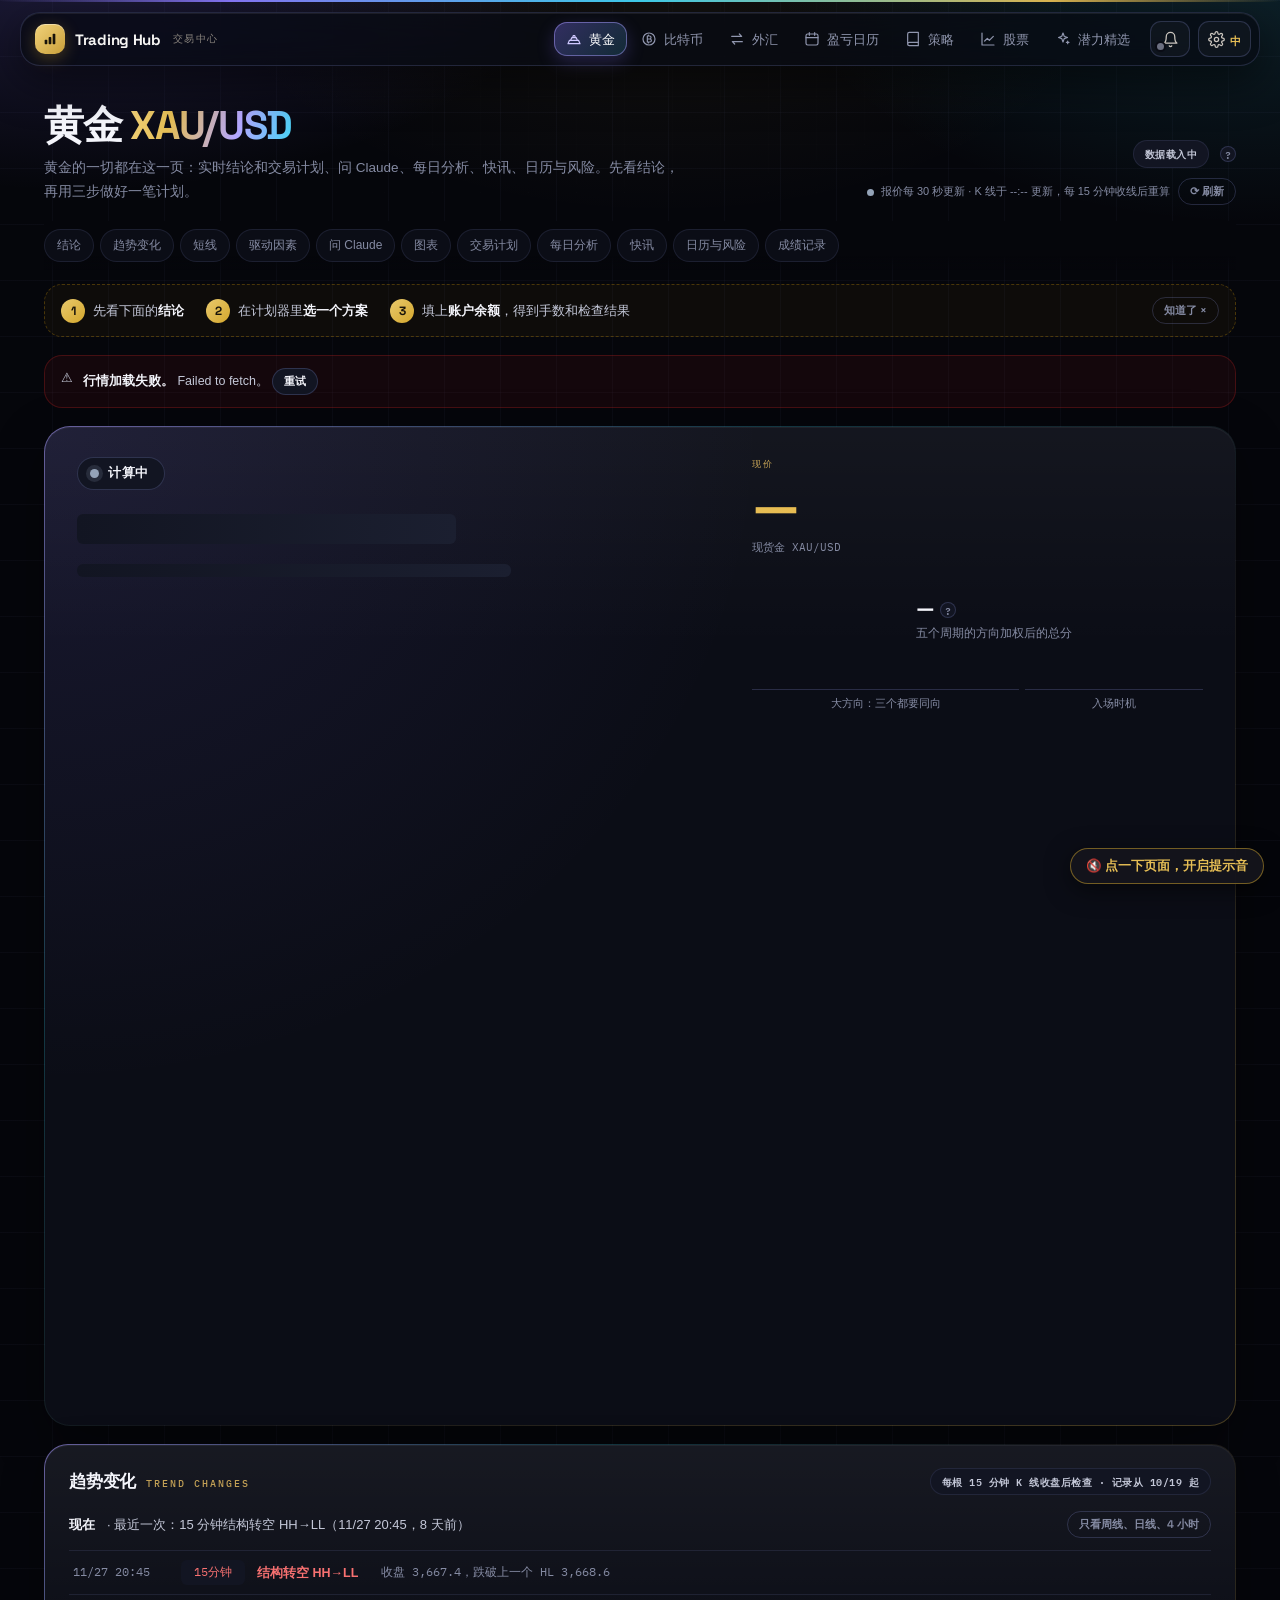
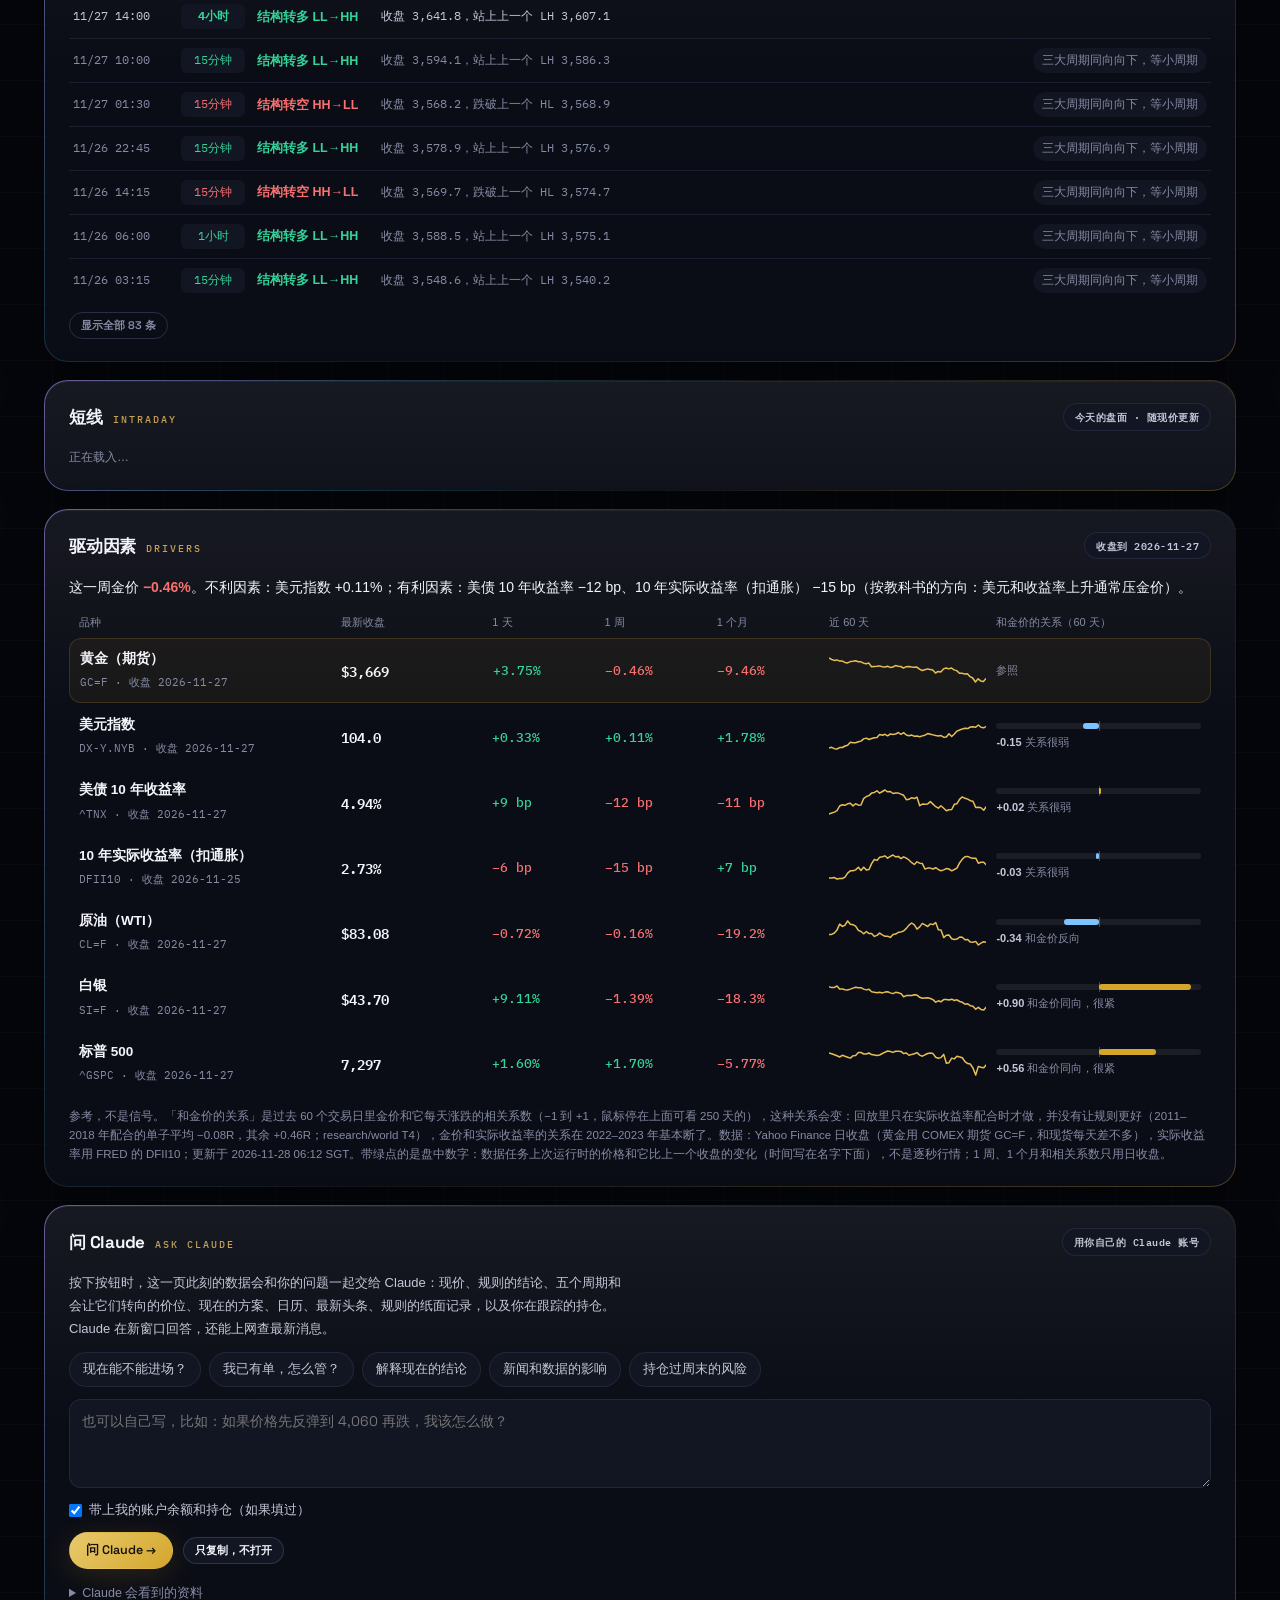
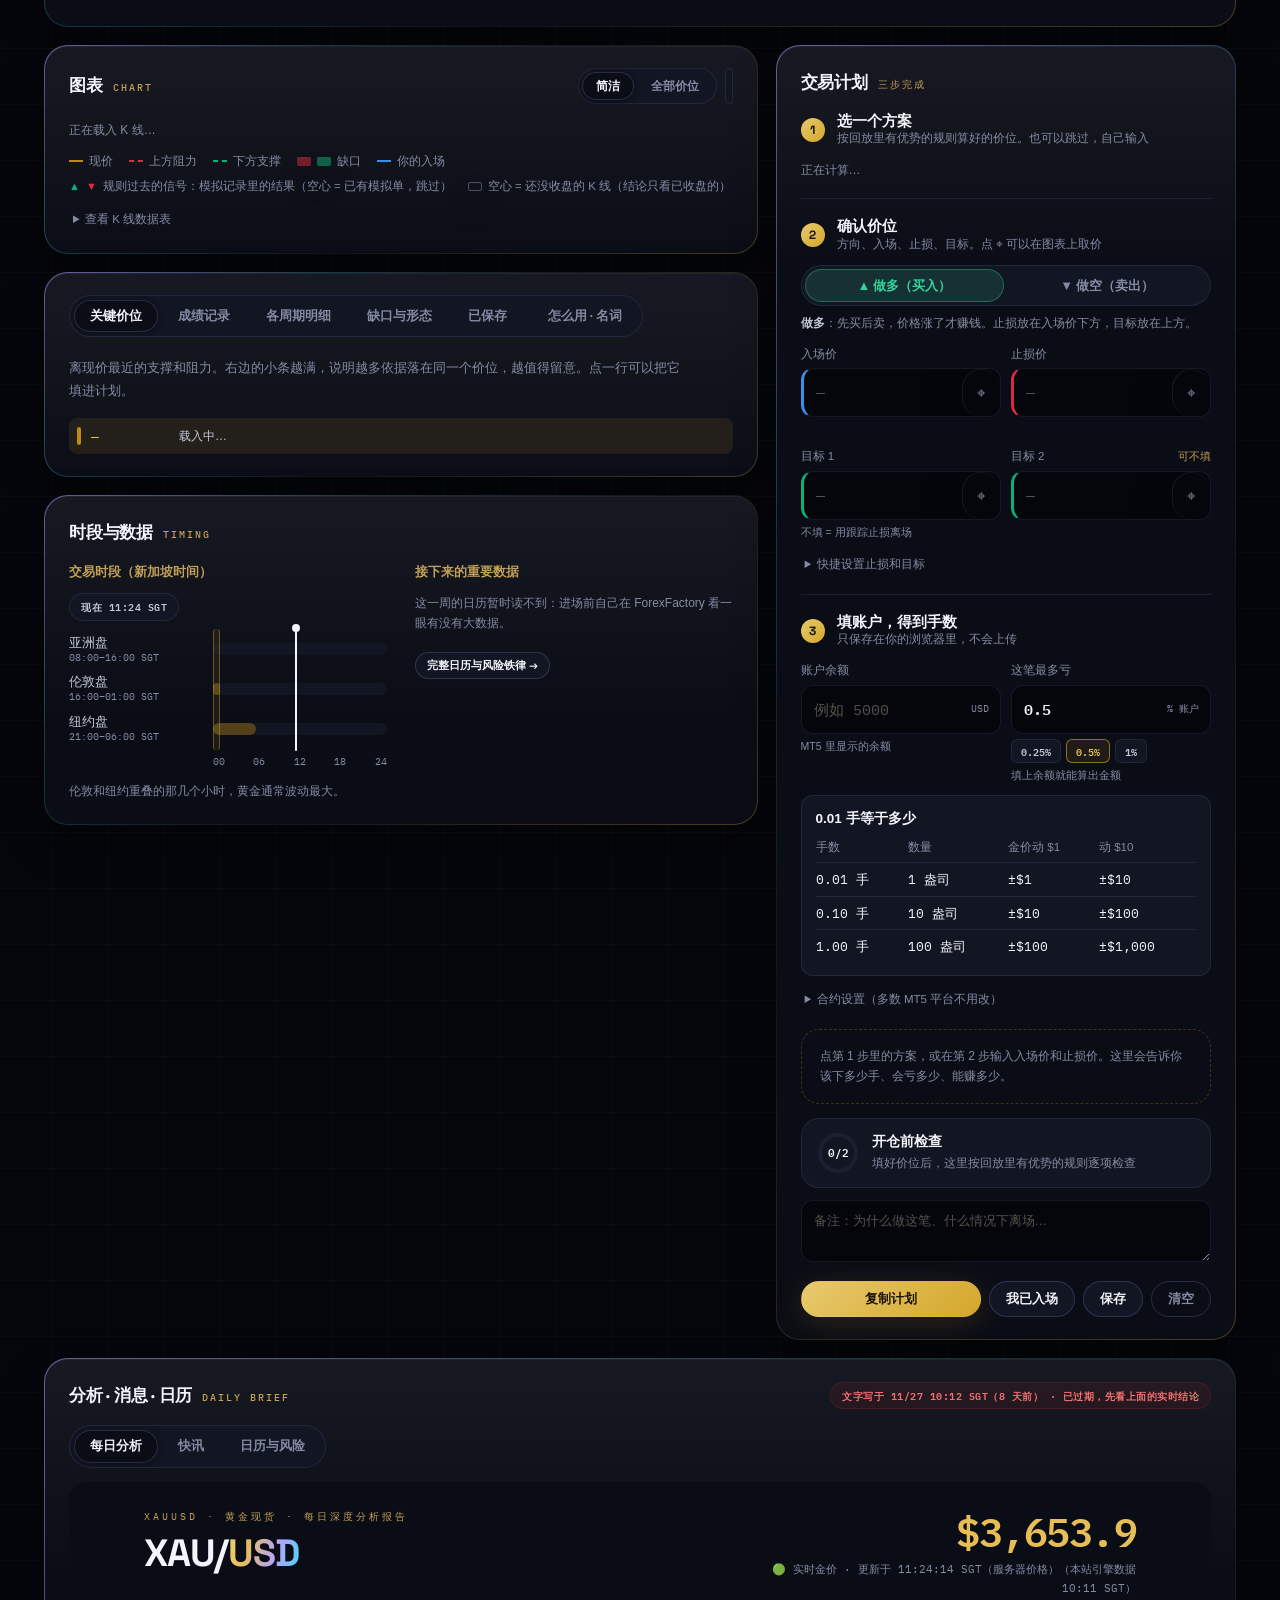
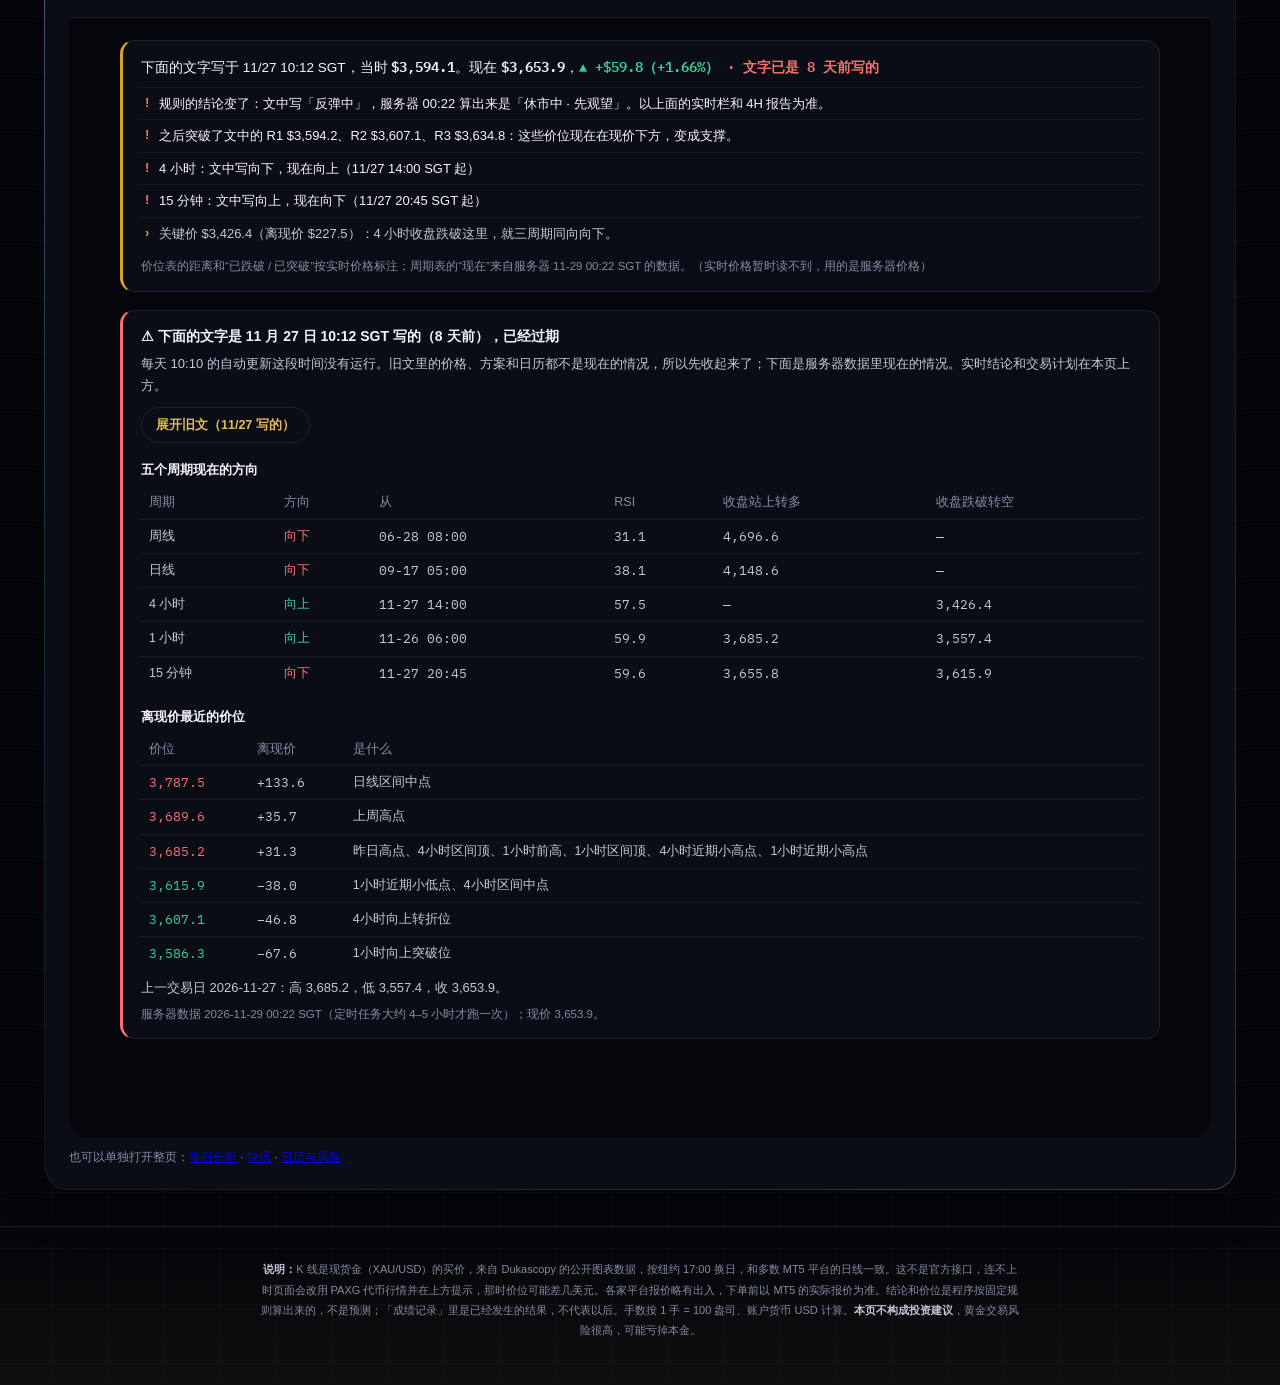
<file: report.html>
<!DOCTYPE html>
<html lang="zh">
<head>
<meta charset="UTF-8">
<meta name="viewport" content="width=device-width, initial-scale=1.0">
<meta name="i18n" content="en">
<meta name="i18n-title" content="Gold XAU/USD · live answer, brief and plan · Trading Hub">
<script src="assets/i18n.js?v=2"></script>
<title>黄金 XAU/USD · 实时结论、分析与计划 · Trading Hub</title>
<link rel="manifest" href="manifest.webmanifest">
<meta name="theme-color" content="#0A0A0F">
<link rel="apple-touch-icon" href="assets/icon-192.png">
<link rel="icon" href="data:image/svg+xml,%3Csvg xmlns='http://www.w3.org/2000/svg' viewBox='0 0 32 32'%3E%3Ccircle cx='16' cy='16' r='11' fill='%23D4A72C'/%3E%3C/svg%3E">
<link rel="preconnect" href="https://fonts.googleapis.com">
<link rel="preconnect" href="https://fonts.gstatic.com" crossorigin>
<link rel="stylesheet" href="https://fonts.googleapis.com/css2?family=IBM+Plex+Mono:wght@400;500;600&family=Space+Grotesk:wght@400;500;600;700&display=swap" media="print" onload="this.media='all'">
<link rel="preconnect" href="https://freeserv.dukascopy.com">
<link rel="preconnect" href="https://data-api.binance.vision" crossorigin>
<style>
:root{
  --gold:#D4A72C;--gold-lt:#E6BE55;--gold-dk:#C2A055;--amber:#F5B23E;
  --bear:#F87171;--bull:#34D399;--blue:#60A5FA;--violet:#9B8CF0;--neut:#94A3B8;
  /* chart marks: validated for colour-blind separation on --bg2 (text keeps the tokens above) */
  --m-bull:#0ab074;--m-bear:#db2943;--m-gold:#c08a11;--m-blue:#3690e3;
  --bg:#0A0A0F;--bg2:#15151C;--bg3:#1E1E27;--bg4:#2B2B36;
  --glass-brd:rgba(255,255,255,.075);
  --border:#282833;--border-2:#37374553;--text:#C9C4BD;--dim:#8A857E;--ink:#F6F5F3;
  --r-lg:22px;--r-md:14px;--r-sm:10px;
  --shadow-sm:0 1px 2px rgba(0,0,0,.5),0 2px 12px rgba(0,0,0,.35);
  --shadow-md:0 4px 12px rgba(0,0,0,.4),0 16px 40px rgba(0,0,0,.5);
  --shadow-gold:0 6px 30px rgba(212,167,44,.16);
  --f-d:'Space Grotesk','Noto Sans SC',sans-serif;--f-m:'IBM Plex Mono',monospace;
}
*{box-sizing:border-box;margin:0;padding:0}
html{scroll-behavior:smooth}
body{background:var(--bg);color:var(--text);font-family:'Noto Sans SC',sans-serif;font-size:14px;line-height:1.65;min-height:100vh;-webkit-font-smoothing:antialiased;position:relative}
body::after{content:'';position:fixed;inset:0;z-index:-1;pointer-events:none;background-image:linear-gradient(rgba(255,255,255,.02) 1px,transparent 1px),linear-gradient(90deg,rgba(255,255,255,.02) 1px,transparent 1px);background-size:48px 48px;mask-image:radial-gradient(ellipse 900px 500px at 50% 0%,#000,transparent 75%);-webkit-mask-image:radial-gradient(ellipse 900px 500px at 50% 0%,#000,transparent 75%)}
button,input,textarea,select{font:inherit;color:inherit}

/* ── ambient background mesh ── */
.mesh{position:fixed;inset:0;z-index:-2;pointer-events:none;overflow:hidden}
.mesh::before{content:'';position:absolute;top:-220px;left:50%;transform:translateX(-50%);width:900px;height:600px;background:radial-gradient(ellipse,rgba(245,158,11,.10),transparent 65%);filter:blur(40px)}
.mesh::after{content:'';position:absolute;top:38%;right:-200px;width:640px;height:520px;background:radial-gradient(ellipse,rgba(184,134,11,.07),transparent 65%);filter:blur(44px)}
.mesh .orb-violet{position:absolute;top:8%;left:-160px;width:520px;height:520px;background:radial-gradient(circle,rgba(155,140,240,.09),transparent 68%);filter:blur(50px)}

/* ── top accent + sticky glass nav ── */
.topstrip{height:3px;background:linear-gradient(90deg,#8A6B28,#E8C96D,#C9A84C,#F59E0B,#8A6B28);background-size:220% 100%}
.navbar{position:sticky;top:0;z-index:50;display:flex;align-items:center;gap:6px;padding:12px 28px;background:rgba(10,10,15,.72);backdrop-filter:blur(16px) saturate(1.4);-webkit-backdrop-filter:blur(16px) saturate(1.4);border-bottom:1px solid rgba(255,255,255,.06)}
.navbar .brand{display:flex;align-items:center;gap:9px;font-family:var(--f-d);font-weight:700;font-size:15px;color:var(--ink);text-decoration:none;letter-spacing:-.3px;margin-right:auto;white-space:nowrap;flex-shrink:0}
.navbar .brand .dot{width:9px;height:9px;border-radius:50%;background:linear-gradient(135deg,#E8C96D,var(--gold));box-shadow:0 0 0 3px rgba(184,134,11,.15)}
.navbar a.nl{font-size:12.5px;color:var(--dim);text-decoration:none;padding:7px 13px;border-radius:999px;transition:all .18s}
.navbar a.nl:hover{color:var(--ink);background:var(--bg3)}
.navbar a.nl.on{color:var(--gold-lt);background:rgba(184,134,11,.10)}
@media(max-width:760px){.navbar{padding:10px 14px;overflow-x:auto}.navbar a.nl{white-space:nowrap;font-size:11.5px;padding:6px 10px}}

.wrap{max-width:1240px;margin:0 auto;padding:0 24px;display:grid;gap:18px}
@media(max-width:560px){.wrap{padding:0 16px;gap:14px}}

/* ── page head ── */
.phead{display:flex;align-items:flex-end;justify-content:space-between;gap:16px 28px;flex-wrap:wrap;padding:38px 0 4px}
.phead h1{font-family:var(--f-d);font-size:clamp(28px,4.4vw,40px);font-weight:700;color:var(--ink);line-height:1.1;letter-spacing:-1.3px}
.phead h1 em{font-style:normal;background:linear-gradient(120deg,var(--gold) 0%,var(--amber) 55%,var(--gold-dk) 100%);-webkit-background-clip:text;background-clip:text;-webkit-text-fill-color:transparent}
.phead .sub{font-size:13.5px;color:var(--dim);margin-top:8px;max-width:640px;line-height:1.8}
.phead-r{display:flex;flex-direction:column;align-items:flex-end;gap:10px}
@media(max-width:760px){.phead{padding-top:26px}.phead-r{align-items:flex-start}}
.stamp{font-size:11px;color:var(--dim)}
.ldot{display:inline-block;width:7px;height:7px;border-radius:50%;background:var(--neut);margin-right:7px;vertical-align:middle}
.ldot.on{background:var(--bull);box-shadow:0 0 0 3px rgba(52,211,153,.18);animation:pulse 2s ease-in-out infinite}

/* ── shared pieces ── */
.k{font-family:var(--f-m);font-size:9px;letter-spacing:2.2px;text-transform:uppercase;color:var(--gold-dk)}
.mono{font-family:var(--f-m);font-variant-numeric:tabular-nums}
.muted{color:var(--dim)}
.card{background:linear-gradient(180deg,rgba(255,255,255,.022),rgba(255,255,255,0) 120px),var(--bg2);border:1px solid var(--border);border-radius:var(--r-lg);padding:22px 24px;box-shadow:var(--shadow-sm);min-width:0;position:relative}
@media(max-width:560px){.card{padding:18px 16px;border-radius:18px}}
.card-head{display:flex;align-items:center;justify-content:space-between;gap:10px 14px;flex-wrap:wrap;margin-bottom:16px}
.card h2{font-family:var(--f-d);font-size:17px;font-weight:700;color:var(--ink);letter-spacing:-.3px;display:flex;align-items:baseline;gap:10px;flex-wrap:wrap}
.card h2 small{font-family:var(--f-m);font-size:9.5px;font-weight:500;letter-spacing:2px;text-transform:uppercase;color:var(--gold-dk)}
.card h3{font-family:var(--f-d);font-size:14px;font-weight:600;color:var(--ink);letter-spacing:-.1px}
.chip{display:inline-flex;align-items:center;gap:5px;font-family:var(--f-m);font-size:9.5px;font-weight:600;letter-spacing:.5px;padding:5px 11px;border-radius:999px;white-space:nowrap}
.chip.bear{background:rgba(220,38,38,.08);color:var(--bear);border:1px solid rgba(220,38,38,.20)}
.chip.bull{background:rgba(21,128,61,.10);color:var(--bull);border:1px solid rgba(21,128,61,.24)}
.chip.gold{background:rgba(184,134,11,.08);color:var(--gold);border:1px solid rgba(184,134,11,.22)}
.chip.neut{background:var(--bg3);color:var(--text);border:1px solid var(--border)}
.seg{display:inline-flex;gap:3px;padding:3px;border:1px solid var(--border);border-radius:999px;background:var(--bg3)}
.seg button{border:0;background:transparent;color:var(--dim);font:600 12px/1 var(--f-d);padding:8px 14px;border-radius:999px;cursor:pointer;transition:background .15s,color .15s;white-space:nowrap}
.seg button:hover{color:var(--ink)}
.seg button[aria-pressed="true"]{background:var(--bg2);color:var(--ink);box-shadow:0 0 0 1px var(--border-2) inset,0 1px 6px rgba(0,0,0,.4)}
button:focus-visible,a:focus-visible,summary:focus-visible,.ladder li:focus-visible{outline:2px solid var(--gold);outline-offset:2px}
.btn{display:inline-flex;align-items:center;justify-content:center;gap:7px;border:1px solid var(--border-2);background:var(--bg3);color:var(--ink);font:600 12.5px/1 var(--f-d);padding:11px 16px;border-radius:999px;cursor:pointer;transition:border-color .15s,transform .15s,background .15s;text-decoration:none;white-space:nowrap}
.btn:hover{border-color:rgba(184,134,11,.5);transform:translateY(-1px)}
.btn.pri{background:linear-gradient(135deg,#E8C96D,var(--gold));color:#17130A;border-color:transparent;box-shadow:var(--shadow-gold)}
.btn.ghost{background:transparent;color:var(--dim)}
.btn.sm{padding:7px 11px;font-size:11px}
.note{font-size:12px;color:var(--dim);line-height:1.7}
.banner{display:flex;gap:10px;align-items:flex-start;background:rgba(184,134,11,.08);border:1px solid rgba(184,134,11,.22);border-radius:var(--r-md);padding:12px 16px;font-size:12.5px;color:var(--text);line-height:1.7}
.banner.err{background:rgba(220,38,38,.07);border-color:rgba(220,38,38,.25)}
.banner b{color:var(--ink)}
[hidden]{display:none!important}
body.refreshing .live-data{opacity:.72;transition:opacity .2s}
.ck{width:20px;height:20px;border-radius:50%;display:inline-flex;align-items:center;justify-content:center;font-size:11px;font-weight:700;flex-shrink:0}
.ck.ok{background:rgba(52,211,153,.16);color:var(--bull)} .ck.no{background:rgba(248,113,113,.16);color:var(--bear)} .ck.na{background:var(--bg4);color:var(--dim)}
.sk{display:inline-block;min-width:160px;height:.9em;border-radius:6px;background:linear-gradient(90deg,var(--bg3),var(--bg4),var(--bg3));background-size:200% 100%;animation:sk 1.4s linear infinite;vertical-align:middle}
@keyframes sk{0%{background-position:200% 0}100%{background-position:-200% 0}}
/* term explainers */
.q{display:inline-flex;align-items:center;justify-content:center;width:16px;height:16px;border-radius:50%;border:1px solid var(--border-2);background:var(--bg3);color:var(--dim);font:600 10px/1 var(--f-m);cursor:pointer;vertical-align:middle;margin-left:5px;padding:0;text-transform:none;letter-spacing:0;flex-shrink:0}
.q:hover,.q[aria-expanded="true"]{color:var(--gold-lt);border-color:rgba(212,167,44,.55)}
.pop{position:absolute;z-index:60;width:300px;max-width:calc(100vw - 32px);background:rgba(14,14,20,.98);border:1px solid rgba(212,167,44,.3);border-radius:12px;padding:12px 14px;box-shadow:var(--shadow-md);font-size:12.5px;line-height:1.75;color:var(--text)}
.pop b{display:block;color:var(--ink);font-family:var(--f-d);font-size:13px;margin-bottom:3px}

/* ── how to use ── */
.howto{display:flex;align-items:center;gap:10px 22px;flex-wrap:wrap;padding:12px 16px;border-radius:var(--r-md);border:1px dashed rgba(184,134,11,.35);background:rgba(184,134,11,.05);font-size:12.5px;color:var(--text)}
.howto b{color:var(--ink)}
.howto .hs{display:inline-flex;align-items:center;gap:8px}
.hn,.st-n{width:24px;height:24px;border-radius:50%;display:inline-flex;align-items:center;justify-content:center;font:700 12px/1 var(--f-d);color:#17130A;background:linear-gradient(135deg,#E8C96D,var(--gold));flex-shrink:0}
.st-n.done{background:var(--m-bull);color:#04130d} .st-n.bad{background:var(--m-bear);color:#fff} .st-n.na{background:var(--bg4);color:var(--dim)}
.howto .btn{margin-left:auto}
.gnav{position:sticky;top:var(--navh,54px);z-index:40;display:flex;gap:6px;overflow-x:auto;scrollbar-width:none;padding:8px 0;margin:-6px 0 -4px;background:linear-gradient(var(--bg) 70%,rgba(10,10,15,0))}
.gnav::-webkit-scrollbar{display:none}
.gnav a{flex:none;font-size:12px;color:var(--dim);text-decoration:none;padding:6px 12px;border-radius:999px;border:1px solid var(--border);background:var(--bg2);transition:color .15s,border-color .15s}
.gnav a:hover,.gnav a.on{color:var(--gold-lt);border-color:rgba(212,167,44,.45)}
#verdict,#changes,#ask,#chart-sec,#plan,#read,#replay,#dtabs,#pos{scroll-margin-top:calc(var(--navh,54px) + 56px)}
.read .tabs{margin-bottom:14px}
.read-box{position:relative;min-height:240px}
.rf{display:block;width:100%;height:600px;border:0;border-radius:var(--r-md);background:var(--bg)}
.read-wait{position:absolute;left:0;top:12px}
.ask{scroll-margin-top:80px}
.ask-lede{font-size:13px;line-height:1.75;color:var(--text);margin:0 0 12px;max-width:78ch}
.ask-qs{display:flex;flex-wrap:wrap;gap:8px;margin-bottom:12px}
.ask-qs button{background:var(--bg3);border:1px solid var(--border);color:var(--text);font:500 12.5px/1.3 var(--f-d);padding:8px 13px;border-radius:999px;cursor:pointer;transition:border-color .15s,color .15s}
.ask-qs button:hover,.ask-qs button.on{border-color:rgba(212,167,44,.55);color:var(--gold-lt)}
.ask textarea{display:block;width:100%;min-height:78px;resize:vertical;background:var(--bg3);border:1px solid var(--border);border-radius:var(--r-sm);color:var(--ink);font:400 14px/1.6 var(--f-d);padding:10px 12px;box-sizing:border-box}
.ask textarea:focus{outline:2px solid var(--gold);outline-offset:1px}
.ask-row{display:flex;flex-wrap:wrap;gap:10px;align-items:center;margin-top:12px}
.ask-opt{display:flex;gap:7px;align-items:center;font-size:12.5px;color:var(--text);cursor:pointer}
.ask details{margin-top:14px}.ask summary{cursor:pointer;font-size:12.5px;color:var(--dim)}
.ask pre{white-space:pre-wrap;word-break:break-word;font:400 11.5px/1.65 var(--f-m);color:var(--text);background:var(--bg3);border:1px solid var(--border);border-radius:var(--r-sm);padding:12px;margin:8px 0 0;max-height:340px;overflow:auto}
.sr{position:absolute;width:1px;height:1px;overflow:hidden;clip:rect(0 0 0 0);white-space:nowrap}

/* ── verdict: the answer first ── */
.verdict{--ga:rgba(148,163,184,.5);--gb:rgba(155,140,240,.42);position:relative;isolation:isolate;display:grid;grid-template-columns:minmax(0,1.4fr) minmax(300px,1fr);gap:26px 44px;padding:30px 32px 26px;border-radius:26px;background:linear-gradient(135deg,rgba(21,21,28,.9) 50%,rgba(26,22,17,.9) 100%);backdrop-filter:blur(22px) saturate(1.3);-webkit-backdrop-filter:blur(22px) saturate(1.3);border:1px solid var(--glass-brd);box-shadow:var(--shadow-md)}
.verdict::before{content:'';position:absolute;inset:-3px;z-index:-1;border-radius:inherit;background:linear-gradient(120deg,var(--ga),var(--gb),var(--ga));background-size:300% 300%;filter:blur(14px);opacity:.4}
.verdict.go{--ga:rgba(10,176,116,.8);--gb:rgba(212,167,44,.5)}
.verdict.ready,.verdict.wait{--ga:rgba(212,167,44,.75);--gb:rgba(245,178,62,.4)}
@media(max-width:980px){.verdict{grid-template-columns:minmax(0,1fr);padding:24px 22px 22px}}
.v-tag{display:inline-flex;align-items:center;gap:9px;font:700 12.5px/1 var(--f-d);letter-spacing:.5px;padding:9px 15px 9px 12px;border-radius:999px;border:1px solid var(--border-2);background:var(--bg3);color:var(--ink)}
.v-tag i{width:9px;height:9px;border-radius:50%;background:var(--neut);box-shadow:0 0 0 4px rgba(148,163,184,.16)}
.verdict.go .v-tag{color:var(--bull);border-color:rgba(52,211,153,.4);background:rgba(52,211,153,.10)}
.verdict.go .v-tag i{background:var(--bull);box-shadow:0 0 0 4px rgba(52,211,153,.2);animation:pulse 2s ease-in-out infinite}
.verdict.ready .v-tag,.verdict.wait .v-tag{color:var(--gold-lt);border-color:rgba(212,167,44,.45);background:rgba(212,167,44,.10)}
.verdict.ready .v-tag i,.verdict.wait .v-tag i{background:var(--gold-lt);box-shadow:0 0 0 4px rgba(212,167,44,.2)}
@keyframes pulse{0%,100%{opacity:1;transform:scale(1)}50%{opacity:.45;transform:scale(.8)}}
.v-top{display:flex;align-items:center;gap:8px;flex-wrap:wrap}
.v-title{font-family:var(--f-d);font-size:clamp(23px,3vw,33px);font-weight:700;color:var(--ink);line-height:1.22;letter-spacing:-.8px;margin:16px 0 10px}
.v-text{font-size:14px;line-height:1.9;color:var(--text);max-width:62ch}
.v-reasons{list-style:none;display:grid;grid-template-columns:repeat(4,minmax(0,1fr));gap:10px;margin-top:18px}
@media(max-width:1180px){.v-reasons{grid-template-columns:repeat(2,minmax(0,1fr))}}
.v-reasons li{background:rgba(255,255,255,.03);border:1px solid var(--border);border-radius:var(--r-md);padding:12px 14px;display:grid;gap:7px;align-content:start}
.v-reasons .rl{display:flex;align-items:center;gap:8px;font-size:12.5px;font-weight:600;color:var(--ink)}
.v-reasons .rt{font-size:12.5px;color:var(--text);line-height:1.55}
@media(max-width:640px){.v-reasons{grid-template-columns:minmax(0,1fr);gap:8px}.v-reasons li{grid-template-columns:76px minmax(0,1fr);align-items:center;gap:10px;padding:10px 12px}}
.v-sub{font-size:12px;font-weight:600;color:var(--gold-dk);margin:18px 0 8px}
/* what to do now: the answer as numbered steps, the first one is "now" */
.v-next{list-style:none;display:grid;gap:8px;counter-reset:vn}
.v-next li{counter-increment:vn;display:grid;grid-template-columns:26px minmax(0,1fr) auto;gap:6px 12px;align-items:center;padding:12px 14px;border-radius:var(--r-md);border:1px solid var(--border);background:rgba(255,255,255,.025)}
.v-next li::before{content:counter(vn);width:24px;height:24px;border-radius:50%;display:flex;align-items:center;justify-content:center;font:700 12px/1 var(--f-d);background:var(--bg4);color:var(--text);align-self:start;margin-top:1px}
.v-next li.now{border-color:rgba(148,163,184,.38);background:rgba(148,163,184,.07)}
.v-next li.now::before{background:var(--ink);color:var(--bg2)}
.verdict.go .v-next li.now{border-color:rgba(52,211,153,.42);background:rgba(52,211,153,.08)}
.verdict.go .v-next li.now::before{background:var(--m-bull);color:#04130d}
.verdict.ready .v-next li.now,.verdict .v-next li.now.hold{border-color:rgba(212,167,44,.45);background:rgba(212,167,44,.08)}
.verdict.ready .v-next li.now::before,.verdict .v-next li.now.hold::before{background:var(--gold);color:#17130A}
.v-next .nl{font-size:13.5px;font-weight:600;color:var(--ink);line-height:1.45}
.v-next .nt{font-size:12.5px;color:var(--text);line-height:1.7;margin-top:2px}
.v-next .na{display:flex;gap:6px;flex-wrap:wrap;justify-content:flex-end}
.v-next .btn[disabled]{opacity:.65;cursor:default;transform:none;border-color:var(--border)}
.v-other{font-size:12px;color:var(--dim);line-height:1.7;margin-top:10px}
@media(max-width:640px){.v-next li{grid-template-columns:26px minmax(0,1fr)}.v-next .na{grid-column:2;justify-content:flex-start}}
.v-lines{display:grid;gap:7px}
.v-line{display:grid;grid-template-columns:auto auto minmax(0,1fr);gap:10px;align-items:baseline;font-size:12.5px;color:var(--text);line-height:1.5}
.v-line i{font-style:normal;font-size:11px;width:14px;text-align:center}
.v-line.up i{color:var(--bull)} .v-line.down i{color:var(--bear)}
.v-line b{font:600 13px/1.3 var(--f-m);color:var(--ink);white-space:nowrap;font-variant-numeric:tabular-nums}
.v-line small{display:block;font-size:11px;color:var(--dim);margin-top:1px}
.v-odds{margin-top:12px;display:flex;flex-direction:column;gap:5px}
.v-odds .oh{font-size:12px;color:var(--text);line-height:1.55}
.v-odds .oh b{font:600 12.5px var(--f-m);color:var(--ink)}
.v-odds .ob{display:flex;gap:2px;height:22px;border-radius:6px;overflow:hidden;font:600 12px/22px var(--f-m)}
.v-odds .ob span{text-align:center;min-width:2.8em}
.v-odds .ob .down{background:rgba(248,113,113,.2);color:var(--bear)}
.v-odds .ob .up{background:rgba(52,211,153,.18);color:var(--bull)}
.v-odds .ol{display:flex;justify-content:space-between;gap:10px;font-size:11.5px;color:var(--dim);line-height:1.45}
.v-odds .ol span:last-child{text-align:right}
.v-odds .oc{font-size:11px;color:var(--dim);line-height:1.5}
.v-side{display:grid;gap:20px;align-content:start}
.v-price .num{font-family:var(--f-d);font-size:clamp(42px,5vw,54px);font-weight:700;letter-spacing:-2px;line-height:1.05;background:linear-gradient(120deg,var(--gold-lt),var(--amber));-webkit-background-clip:text;background-clip:text;-webkit-text-fill-color:transparent;margin:6px 0 4px;white-space:nowrap}
.v-price .num.up{animation:fu .9s} .v-price .num.dn{animation:fd .9s}
@keyframes fu{0%{filter:drop-shadow(0 0 14px rgba(52,211,153,.9))}100%{filter:none}}
@keyframes fd{0%{filter:drop-shadow(0 0 14px rgba(248,113,113,.9))}100%{filter:none}}
.v-price .subl{font-family:var(--f-m);font-size:10.5px;color:var(--dim);line-height:1.7}
.gauge{display:grid;grid-template-columns:148px minmax(0,1fr);gap:16px;align-items:center}
.gauge svg{width:148px;height:auto;display:block}
.gauge svg text{font-size:11px;fill:var(--dim)}
.g-word{font-family:var(--f-d);font-size:21px;font-weight:700;color:var(--ink);letter-spacing:-.3px;line-height:1.2}
.g-sub{font-size:12px;color:var(--dim);line-height:1.65;margin-top:4px}
.tfl{display:grid;grid-template-columns:repeat(5,minmax(0,1fr));gap:6px}
.tfc{border:1px solid var(--border);background:var(--bg3);border-radius:12px;padding:9px 2px 8px;text-align:center}
.tfc .n{font-size:11px;color:var(--text);white-space:nowrap}
.tfc .a{font-size:15px;line-height:1.45;font-weight:700;color:var(--dim)}
.tfc.bull{border-color:rgba(52,211,153,.32);background:rgba(52,211,153,.07)} .tfc.bull .a{color:var(--bull)}
.tfc.bear{border-color:rgba(248,113,113,.32);background:rgba(248,113,113,.07)} .tfc.bear .a{color:var(--bear)}
.tfc .w{font-size:10.5px;color:var(--dim)}
.tfc .s{font-family:var(--f-m);font-size:9.5px;color:var(--dim);margin-top:3px;white-space:nowrap;opacity:.85}
/* the arrow is the structure trend; "回调/反弹" marks candles that are running against it without having turned it */
.tfc.bull.counter{border-color:rgba(212,167,44,.6);background:linear-gradient(180deg,rgba(52,211,153,.07),rgba(212,167,44,.12))}
.tfc.bear.counter{border-color:rgba(212,167,44,.6);background:linear-gradient(180deg,rgba(248,113,113,.07),rgba(212,167,44,.12))}
.tfc .c{font-size:10px;line-height:1.5;color:var(--gold-lt);font-weight:600}
.tfl-note{font-size:11.5px;color:var(--gold-lt);line-height:1.65;margin-top:9px}
.g-sub .g-at{display:block;margin-top:3px;font-family:var(--f-m);font-size:10.5px}
.tfg{display:grid;grid-template-columns:3fr 2fr;gap:6px;margin-top:6px;font-size:10.5px;color:var(--dim);text-align:center}
.tfg span{border-top:1px solid var(--border-2);padding-top:5px}
.v-range{grid-column:1/-1;display:grid;grid-template-columns:auto minmax(0,1fr) auto;gap:18px;align-items:center;padding-top:20px;border-top:1px solid var(--border)}
.vr-end{display:grid;gap:1px}
.vr-end .k2{font-size:11px;color:var(--dim)}
.vr-end b{font:600 17px/1.3 var(--f-m);color:var(--ink);font-variant-numeric:tabular-nums}
.vr-end span{font-size:11px;color:var(--dim);max-width:200px;line-height:1.45}
.vr-end.r{text-align:right;justify-items:end}
.vr-mid{position:relative;padding:0 9px 22px}
.vr-track{position:relative;height:10px;border-radius:999px;background:linear-gradient(90deg,rgba(10,176,116,.6),var(--bg4) 32%,var(--bg4) 68%,rgba(219,41,67,.6))}
.vr-dot{position:absolute;top:50%;width:18px;height:18px;border-radius:50%;background:var(--gold-lt);border:3px solid var(--bg2);transform:translate(-50%,-50%);box-shadow:0 0 0 1px rgba(212,167,44,.6),0 0 18px rgba(212,167,44,.55);transition:left .6s cubic-bezier(.2,.7,.3,1)}
.vr-cap{position:absolute;top:17px;transform:translateX(-50%);font-family:var(--f-m);font-size:10px;color:var(--gold-lt);white-space:nowrap;transition:left .6s cubic-bezier(.2,.7,.3,1)}
@media(max-width:640px){.v-range{grid-template-columns:1fr 1fr}.vr-mid{grid-column:1/-1;order:3}}

/* ── chart + plan ── */
.main{display:grid;grid-template-columns:minmax(0,1.55fr) minmax(360px,1fr);gap:18px;align-items:start}
.col{display:grid;gap:18px;min-width:0}
@media(max-width:1060px){.main{grid-template-columns:minmax(0,1fr)}.col{display:contents}.o1{order:1}.o2{order:2}.o3{order:3}.o4{order:4}}
.chartbox{position:relative;width:100%;-webkit-user-select:none;user-select:none;touch-action:pan-y}
.chartbox svg{display:block;width:100%;height:auto;outline:none;border-radius:10px}
.chartbox svg:focus-visible{box-shadow:0 0 0 2px var(--gold)}
.chartbox text{font-family:var(--f-m);font-size:10.5px;fill:var(--dim)}
.chartbox.picking svg{cursor:crosshair}
.chartbox .lv.hl{stroke-opacity:1;stroke-width:1.8}
.tip{position:absolute;pointer-events:none;z-index:5;min-width:156px;background:rgba(14,14,20,.95);border:1px solid var(--border-2);border-radius:10px;padding:9px 11px;font-family:var(--f-m);font-size:10.5px;color:var(--text);box-shadow:var(--shadow-md)}
.tip .t{color:var(--dim);margin-bottom:5px}
.tip .r{display:flex;justify-content:space-between;gap:16px;line-height:1.7}
.tip .r b{color:var(--ink);font-weight:600}
.legend{display:flex;gap:6px 16px;flex-wrap:wrap;font-size:11.5px;color:var(--dim);margin-top:12px}
.legend span{display:inline-flex;align-items:center;gap:6px}
.legend i{display:inline-block;width:14px;height:0;border-top:2px solid}
.legend i.box{height:9px;border:0;border-radius:2px;opacity:.5}
.pickhint{margin-top:10px;font-size:12px;color:var(--gold-lt);background:rgba(212,167,44,.08);border:1px dashed rgba(212,167,44,.35);border-radius:var(--r-sm);padding:8px 12px}
details.tbl{margin-top:12px}
details.tbl summary,details.adv summary,details.pass summary{cursor:pointer;font-size:11.5px;color:var(--dim);width:max-content;max-width:100%;border-radius:6px;padding:2px 4px}
details.tbl .tw{max-height:260px;overflow:auto;margin-top:8px;border:1px solid var(--border);border-radius:var(--r-sm)}
details.tbl table{width:100%;border-collapse:collapse;font-family:var(--f-m);font-size:11px;font-variant-numeric:tabular-nums}
details.tbl th,details.tbl td{padding:6px 10px;text-align:right;border-bottom:1px solid var(--border)}
details.tbl th{position:sticky;top:0;background:var(--bg3);color:var(--dim);font-weight:500}
details.tbl th:first-child,details.tbl td:first-child{text-align:left}

#plan,#pos,[data-panel]{scroll-margin-top:64px}
/* an open position: while one is on, managing it matters more than anything else on the page */
.pos{border-color:rgba(212,167,44,.4)}
.pos .ph{display:flex;gap:6px;flex-wrap:wrap}
.pbig{display:flex;align-items:baseline;gap:8px 16px;flex-wrap:wrap}
.pbig .v{font-family:var(--f-d);font-size:38px;font-weight:700;letter-spacing:-1px;line-height:1;color:var(--ink)}
.pbig .r{font-family:var(--f-m);font-size:16px;font-weight:600;color:var(--ink)}
.pbig .up{color:var(--bull)} .pbig .dn{color:var(--bear)}
.pbig .px{font-size:12px;color:var(--dim)}
.ptrack{position:relative;height:8px;border-radius:999px;background:linear-gradient(90deg,rgba(219,41,67,.6),var(--bg4) 45%,rgba(10,176,116,.6));margin:20px 0 7px}
.ptrack i{position:absolute;top:50%;width:14px;height:14px;margin:-7px 0 0 -7px;border-radius:50%;background:var(--gold-lt);box-shadow:0 0 0 3px var(--bg2)}
.ptrack b{position:absolute;top:-4px;width:2px;height:16px;margin-left:-1px;background:var(--ink);opacity:.55}
.plab{display:flex;justify-content:space-between;gap:8px;font-family:var(--f-m);font-size:11px;color:var(--dim)}
.pdo{display:flex;gap:10px 14px;align-items:center;flex-wrap:wrap;margin-top:16px;padding:12px 14px;border-radius:var(--r-md);border:1px solid var(--border);background:var(--bg3);font-size:13px;line-height:1.7;color:var(--text)}
.pdo>div{flex:1;min-width:220px}
.pdo b{color:var(--ink)}
.pdo.warn{border-color:rgba(212,167,44,.5);background:rgba(212,167,44,.08)}
.pdo.bad{border-color:rgba(248,113,113,.5);background:rgba(248,113,113,.08)}
.pdo.good{border-color:rgba(52,211,153,.45);background:rgba(52,211,153,.08)}
.pmeta{font-size:11.5px;color:var(--dim);margin-top:10px;line-height:1.65}
.pform{display:grid;grid-template-columns:repeat(4,minmax(0,1fr));gap:10px;margin-top:14px;padding-top:14px;border-top:1px solid var(--border)}
.pform select{width:100%;background:transparent;border:0;color:var(--ink);font:500 13px/1.2 inherit;padding:11px 12px;outline:0}
@media(max-width:640px){.pform{grid-template-columns:repeat(2,minmax(0,1fr))}}
/* plan: where it stands against the answer above, then three steps */
.pstate{display:grid;grid-template-columns:10px minmax(0,1fr);gap:11px;align-items:start;padding:11px 13px;border-radius:var(--r-md);border:1px solid var(--border);background:var(--bg3);margin-bottom:16px}
.pstate i{width:9px;height:9px;border-radius:50%;background:var(--neut);margin-top:6px}
.pstate b{display:block;font-family:var(--f-d);font-size:13.5px;font-weight:600;color:var(--ink);line-height:1.4}
.pstate span{display:block;font-size:12px;color:var(--text);line-height:1.6;margin-top:1px}
.pstate.go{border-color:rgba(52,211,153,.38);background:rgba(52,211,153,.07)} .pstate.go i{background:var(--bull)}
.pstate.ready{border-color:rgba(212,167,44,.42);background:rgba(212,167,44,.07)} .pstate.ready i{background:var(--gold-lt)}
.pstate.bad{border-color:rgba(248,113,113,.38);background:rgba(248,113,113,.06)} .pstate.bad i{background:var(--bear)}
.prac{display:flex;gap:8px;align-items:center;flex-wrap:wrap;font-size:12px;color:var(--dim);line-height:1.6}
.stale{display:flex;gap:8px 10px;align-items:center;flex-wrap:wrap;padding:9px 12px;border-radius:var(--r-sm);border:1px dashed rgba(212,167,44,.45);background:rgba(212,167,44,.06);font-size:12px;color:var(--text);line-height:1.55;margin-bottom:12px}
.stale span{flex:1;min-width:180px}
.side-x{font-size:11.5px;color:var(--dim);line-height:1.6;margin-top:8px}
.side-x b{color:var(--text);font-weight:600}
.step{padding-bottom:18px}
.step + .step{border-top:1px solid var(--border);padding-top:18px}
.st-h{display:flex;align-items:center;gap:12px;margin-bottom:12px}
.st-h b{display:block;font-family:var(--f-d);font-size:14.5px;color:var(--ink);font-weight:600;line-height:1.3}
.st-h .d{display:block;font-size:11.5px;color:var(--dim);line-height:1.5}
.cands{display:grid;gap:8px}
.cand{display:grid;grid-template-columns:auto minmax(0,1fr) auto;align-items:center;gap:11px;width:100%;text-align:left;border:1px solid var(--border);background:var(--bg3);border-radius:var(--r-md);padding:11px 12px;cursor:pointer;transition:border-color .15s,background .15s,box-shadow .15s}
.cand:hover{border-color:rgba(184,134,11,.5);background:var(--bg4)}
.cand.sel{border-color:rgba(212,167,44,.75);box-shadow:0 0 0 1px rgba(212,167,44,.4),var(--shadow-gold)}
.cand .cs{font:700 12px/1 var(--f-d);padding:8px 9px;border-radius:8px;white-space:nowrap}
.cand .cs.long{background:rgba(52,211,153,.12);color:var(--bull)} .cand .cs.short{background:rgba(248,113,113,.12);color:var(--bear)}
.cand .ct{font-size:12.5px;color:var(--ink);font-weight:500;line-height:1.45}
.cand .cd{font-size:11px;color:var(--dim);margin-top:2px;line-height:1.5}
.cand .cr{text-align:right;font-family:var(--f-m);font-size:12px;font-weight:600;color:var(--gold-lt);white-space:nowrap}
.cand .cr small{display:block;font-family:'Noto Sans SC',sans-serif;font-size:10px;font-weight:400;color:var(--dim)}
.side-seg{display:flex;width:100%}
.side-seg button{flex:1;padding:10px 14px;font-size:13px}
.side-seg button[aria-pressed="true"].long{background:rgba(52,211,153,.14);color:var(--bull);box-shadow:0 0 0 1px rgba(52,211,153,.35) inset}
.side-seg button[aria-pressed="true"].short{background:rgba(248,113,113,.14);color:var(--bear);box-shadow:0 0 0 1px rgba(248,113,113,.35) inset}
.fields{display:grid;grid-template-columns:1fr 1fr;gap:10px;margin-top:12px}
.f{display:grid;gap:5px;min-width:0;align-content:start}
.f>label,.f>.lab{font-size:11.5px;color:var(--dim);display:flex;justify-content:space-between;align-items:center;gap:6px}
.f>label em,.f>.lab em{font-style:normal;color:var(--gold-dk);font-size:10.5px}
.inp{display:flex;align-items:center;background:var(--bg);border:1px solid var(--border);border-radius:var(--r-sm);transition:border-color .15s,box-shadow .15s;overflow:hidden}
.inp:focus-within{border-color:var(--gold);box-shadow:0 0 0 3px rgba(212,167,44,.14)}
.inp input{flex:1;min-width:0;width:100%;background:transparent;border:0;outline:0;color:var(--ink);font:600 15px/1 var(--f-m);padding:11px 12px;font-variant-numeric:tabular-nums;-moz-appearance:textfield;appearance:textfield}
.inp input::-webkit-outer-spin-button,.inp input::-webkit-inner-spin-button{-webkit-appearance:none;margin:0}
.inp input::placeholder{color:#55524d;font-weight:400}
.inp .pick{border:0;border-left:1px solid var(--border);background:transparent;color:var(--dim);width:38px;align-self:stretch;cursor:pointer;font-size:15px;transition:background .15s,color .15s}
.inp .pick:hover{color:var(--gold-lt);background:var(--bg3)}
.inp .pick[aria-pressed="true"]{background:rgba(212,167,44,.18);color:var(--gold-lt)}
.inp .unit{font-family:var(--f-m);font-size:10px;color:var(--dim);padding:0 11px}
.lotref{margin-top:12px;padding:12px 14px;border:1px solid var(--border);border-radius:var(--r-sm);background:var(--bg3)}
.lotref .lr-t{display:flex;flex-wrap:wrap;align-items:baseline;gap:4px 10px;margin-bottom:8px}.lotref .lr-t b{color:var(--ink);font-size:13.5px}.lotref .lr-t span{font-size:12px;color:var(--dim)}
.lr-tab{width:100%;border-collapse:collapse;font-size:12.5px}
.lr-tab th{text-align:left;font-weight:500;font-size:11.5px;color:var(--dim);padding:0 8px 5px 0;white-space:nowrap}
.lr-tab td{padding:6px 8px 6px 0;border-top:1px solid var(--border);font-family:var(--f-m);font-variant-numeric:tabular-nums;color:var(--ink);white-space:nowrap}
.lr-tab td.dn{color:var(--bear)}
.lotref .lr-n{margin-top:7px;font-size:12px;line-height:1.65;color:var(--text)}
@media(max-width:640px){.lotref{padding:11px 10px}.lr-tab{font-size:12px}.lr-tab th{white-space:normal;font-size:11px;padding-right:6px;vertical-align:bottom}.lr-tab td{padding-right:6px}}
.f.e .inp{border-left:3px solid var(--m-blue)} .f.s .inp{border-left:3px solid var(--m-bear)} .f.t .inp{border-left:3px solid var(--m-bull)}
.f.flash .inp{border-color:var(--gold);box-shadow:0 0 0 3px rgba(212,167,44,.25)}
/* one plain line under each box: how far it is from the entry, or what is wrong with it */
.fh{font-size:10.5px;color:var(--dim);line-height:1.45;min-height:15px;overflow-wrap:anywhere}
.fh.bad{color:var(--bear)} .fh.warn{color:var(--gold-lt)}
.f.bad .inp{border-color:rgba(248,113,113,.6);box-shadow:0 0 0 3px rgba(248,113,113,.10)}
.quick{display:flex;gap:5px;flex-wrap:wrap}
.quick button{border:1px solid var(--border);background:var(--bg3);color:var(--text);font:600 10px/1 var(--f-m);padding:6px 9px;border-radius:6px;cursor:pointer}
.quick button[aria-pressed="true"]{border-color:rgba(212,167,44,.6);color:var(--gold-lt);background:rgba(212,167,44,.10)}
.quick button:hover{border-color:rgba(184,134,11,.45);color:var(--ink)}
details.adv{margin-top:12px}
.helpers{display:grid;gap:7px;margin-top:10px}
.helpers .hr{display:flex;align-items:center;gap:6px;flex-wrap:wrap}
.helpers .hk{font-size:11px;color:var(--dim);width:30px;flex-shrink:0}
.helpers button[data-h]{border:1px solid var(--border);background:var(--bg3);color:var(--text);font-size:11px;font-weight:500;line-height:1;padding:7px 10px;border-radius:7px;cursor:pointer;transition:border-color .15s,color .15s}
.helpers button[data-h]:hover{border-color:rgba(184,134,11,.5);color:var(--ink)}
details.adv .fields{grid-template-columns:repeat(3,1fr)}

/* the result: an order ticket */
.ticket{border-radius:var(--r-md);border:1px solid rgba(184,134,11,.3);background:linear-gradient(135deg,rgba(232,201,109,.11),rgba(184,134,11,.03));overflow:hidden}
.ticket.empty{border-style:dashed;background:transparent;padding:16px 18px}
.tk-top{display:flex;align-items:baseline;gap:10px;flex-wrap:wrap;padding:16px 18px 10px}
.tk-top .v{font-family:var(--f-d);font-size:40px;font-weight:700;color:var(--ink);letter-spacing:-1.2px;line-height:1}
.tk-top .u{font-size:13px;color:var(--gold-lt);font-weight:500}
.tk-top .chip{margin-left:auto}
.tk-say{padding:0 18px 14px;font-size:13px;line-height:1.9;color:var(--text)}
.tk-say b{color:var(--ink);font-family:var(--f-m);font-weight:600;font-variant-numeric:tabular-nums}
.tk-nums{display:grid;grid-template-columns:repeat(3,minmax(0,1fr));border-top:1px dashed rgba(184,134,11,.32)}
.tk-nums>div{padding:11px 14px;border-left:1px dashed rgba(184,134,11,.22);min-width:0}
.tk-nums>div:first-child{border-left:0}
.tk-nums .tk{font-size:10.5px;color:var(--dim)}
.tk-nums .tv{font-family:var(--f-d);font-size:17px;font-weight:700;color:var(--ink);margin-top:2px;letter-spacing:-.3px;white-space:nowrap}
.tk-nums .td{font-family:var(--f-m);font-size:10px;color:var(--dim);margin-top:1px}
.tk-foot{padding:12px 18px 14px;border-top:1px dashed rgba(184,134,11,.32)}
.rrbar{display:flex;height:10px;gap:2px}
.rrbar i{display:block;height:100%;min-width:3px}
.rrbar .rk{background:var(--m-bear);border-radius:5px 0 0 5px} .rrbar .rw{background:var(--m-bull)} .rrbar .rw2{background:var(--m-bull);opacity:.55}
.rrbar i:last-child{border-radius:0 5px 5px 0}
.rrbar-l{display:flex;justify-content:space-between;font-size:10.5px;color:var(--dim);margin-top:5px}
.tk-meta{font-size:11px;color:var(--dim);margin-top:8px;line-height:1.6}
/* when the numbers cannot be used yet: say why in plain words and offer the fix as a button */
.ticket.need{border-color:rgba(248,113,113,.4);background:rgba(248,113,113,.05)}
.fix{padding:16px 18px}
.fix + .tk-nums{border-top:1px dashed rgba(184,134,11,.32)}
.fix .fx-t{font-family:var(--f-d);font-size:15px;font-weight:700;color:var(--ink);line-height:1.4}
.fix p{font-size:12.5px;color:var(--text);line-height:1.75;margin-top:8px}
.fix ul{list-style:none;display:grid;gap:5px;margin-top:8px}
.fix li{font-size:12.5px;color:var(--text);line-height:1.65;padding-left:15px;position:relative}
.fix li::before{content:'';position:absolute;left:2px;top:9px;width:5px;height:5px;border-radius:50%;background:var(--bear)}
.fix.small li::before{background:var(--gold-lt)}
.fix b{color:var(--ink);font-weight:600}
.fix b.n{font-family:var(--f-m);font-variant-numeric:tabular-nums}
.fix .fa{display:flex;gap:8px;flex-wrap:wrap;margin-top:12px}
.perr{margin:0 18px 12px;font-size:12px;color:var(--bear);background:rgba(220,38,38,.07);border:1px solid rgba(220,38,38,.22);border-radius:var(--r-sm);padding:8px 12px;line-height:1.6}
.chk-sum{display:grid;grid-template-columns:44px minmax(0,1fr);gap:12px;align-items:center;padding:12px 14px;border-radius:var(--r-md);margin-top:14px;border:1px solid var(--border);background:var(--bg3)}
.chk-sum.ok{border-color:rgba(52,211,153,.38);background:rgba(52,211,153,.07)}
.chk-sum.warn{border-color:rgba(212,167,44,.42);background:rgba(212,167,44,.07)}
.chk-sum.bad{border-color:rgba(248,113,113,.38);background:rgba(248,113,113,.06)}
.chk-sum svg{width:44px;height:44px;display:block}
.chk-sum svg text{font-family:var(--f-m);font-size:11px;font-weight:600;fill:var(--ink)}
.chk-sum b{display:block;font-family:var(--f-d);font-size:14px;color:var(--ink);line-height:1.35}
.chk-sum span{font-size:11.5px;color:var(--dim);line-height:1.5}
.checks{list-style:none;display:grid;gap:6px;margin-top:8px}
.checks:empty{display:none}
.checks li{display:grid;grid-template-columns:22px 1fr;gap:10px;align-items:start;padding:9px 11px;border-radius:var(--r-sm);background:var(--bg3);border:1px solid var(--border)}
.checks .ck{margin-top:1px}
.checks .cl{font-size:12.5px;color:var(--ink);font-weight:500;line-height:1.45}
.checks .cx{font-size:11.5px;color:var(--dim);line-height:1.55}
.checks li.manual{cursor:pointer}
.checks li.manual:hover{border-color:rgba(184,134,11,.4)}
.checks li.manual input{position:absolute;opacity:0;pointer-events:none}
details.pass{margin-top:8px}
textarea.pnote{width:100%;min-height:52px;resize:vertical;background:var(--bg);border:1px solid var(--border);border-radius:var(--r-sm);padding:10px 12px;color:var(--ink);font-size:12.5px;line-height:1.6;outline:0;margin-top:12px}
textarea.pnote:focus{border-color:var(--gold);box-shadow:0 0 0 3px rgba(212,167,44,.14)}
textarea.pnote::placeholder{color:#55524d}
.actions{display:flex;gap:8px;flex-wrap:wrap;margin-top:12px}
.actions .pri{flex:1}

/* ── detail tabs ── */
.tabs{display:flex;gap:4px;padding:4px;border:1px solid var(--border);border-radius:999px;background:var(--bg3);overflow-x:auto;scrollbar-width:none;max-width:100%;width:max-content}
.tabs::-webkit-scrollbar{display:none}
.tabs button{border:0;background:transparent;color:var(--dim);font:600 12.5px/1 var(--f-d);padding:10px 16px;border-radius:999px;cursor:pointer;transition:background .15s,color .15s;white-space:nowrap;flex-shrink:0}
.tabs button:hover{color:var(--ink)}
.tabs button[aria-selected="true"]{background:var(--bg2);color:var(--ink);box-shadow:0 0 0 1px var(--border-2) inset,0 1px 6px rgba(0,0,0,.4)}
.tabs .cnt{font-family:var(--f-m);font-size:10px;color:var(--gold-lt);margin-left:5px}
.panel{padding-top:20px}
.p-intro{font-size:12.5px;color:var(--dim);line-height:1.8;margin-bottom:16px;max-width:88ch}
.two{display:grid;grid-template-columns:repeat(2,minmax(0,1fr));gap:22px 28px;align-items:start}
@media(max-width:820px){.two{grid-template-columns:minmax(0,1fr)}}
.sub-h{font-size:12.5px;font-weight:600;color:var(--gold-dk);margin:0 0 10px}
.tablewrap{overflow-x:auto;margin:0 -8px;padding:0 8px}
table.mx{width:100%;border-collapse:collapse;min-width:700px}
.mx th{font-size:11.5px;font-weight:500;color:var(--dim);text-align:left;padding:8px 9px;border-bottom:1px solid var(--border);white-space:nowrap}
.mx td{padding:13px 9px;border-bottom:1px solid var(--border);vertical-align:top;font-size:12.5px}
.mx tr:last-child td{border-bottom:0}
.mx td.tf{font:700 15px/1.2 var(--f-d);color:var(--ink);white-space:nowrap}
.mx .w{font-size:10.5px;font-weight:400;color:var(--dim);display:block;margin-top:4px}
.mx .sm{font-size:11px;color:var(--dim);margin-top:4px;line-height:1.5}
.zbar{position:relative;height:6px;border-radius:999px;background:linear-gradient(90deg,rgba(10,176,116,.42),var(--bg4) 50%,rgba(219,41,67,.42));width:112px;margin-top:8px}
.zbar i{position:absolute;top:-3px;width:3px;height:12px;border-radius:2px;background:var(--ink);transform:translateX(-50%)}
.ladder{list-style:none;display:grid;max-width:760px}
.ladder li{display:grid;grid-template-columns:4px 78px minmax(0,1fr) auto;gap:10px;align-items:center;padding:9px 8px;border-top:1px solid var(--border);cursor:pointer;transition:background .12s}
.ladder li:first-child{border-top:0}
.ladder li:hover{background:var(--bg3)}
.ladder li .bar{align-self:stretch;border-radius:2px;background:var(--bg4)}
.ladder li.res .bar{background:var(--m-bear)} .ladder li.sup .bar{background:var(--m-bull)}
.ladder li b{font:600 13px/1.2 var(--f-m);font-variant-numeric:tabular-nums;color:var(--ink)}
.ladder li .lb{font-size:12px;color:var(--text);line-height:1.5}
.ladder li .dist{font-size:11px;color:var(--dim);white-space:nowrap;text-align:right}
.ladder li.now{background:rgba(212,167,44,.10);border-radius:8px;border-top-color:transparent;cursor:default}
.ladder li.now + li{border-top-color:transparent}
.ladder li.now .bar{background:var(--m-gold)} .ladder li.now b{color:var(--gold-lt)}
.ladder li.act{grid-template-columns:1fr;background:var(--bg3);cursor:default;padding:8px;border-top:0}
.ladder li.act .quick{flex-wrap:wrap}
.ladder li.act .quick button{font-family:'Noto Sans SC',sans-serif;font-size:11px;font-weight:500;padding:7px 10px}
.str{display:inline-flex;gap:2px;margin-left:7px;vertical-align:middle} .str i{width:4px;height:9px;border-radius:1px;background:var(--bg4)} .str i.on{background:var(--gold)}
.zl{display:grid;gap:8px}
.zi{display:grid;grid-template-columns:4px minmax(0,1fr) auto;gap:10px;align-items:center;padding:9px 10px;border-radius:var(--r-sm);background:var(--bg3);border:1px solid var(--border)}
.zi .bar{align-self:stretch;border-radius:2px}
.zi.bull .bar{background:var(--m-bull)} .zi.bear .bar{background:var(--m-bear)}
.zi .zt{font-size:12.5px;color:var(--ink);font-weight:500}
.zi .zr{font-family:var(--f-m);font-size:10.5px;color:var(--dim);margin-top:1px}
.zi .zs{font-size:11px;color:var(--dim);text-align:right;white-space:nowrap}
.zi.in{border-color:rgba(184,134,11,.4)} .zi.in .zs{color:var(--gold-lt)}
.pat{border-left:3px solid var(--neut);padding:2px 0 2px 12px;display:grid;gap:3px;margin-bottom:12px}
.pat.bullish{border-color:var(--m-bull)} .pat.bearish{border-color:var(--m-bear)}
.pat .t{font-size:13px;font-weight:600;color:var(--ink)}
.pat .s{font-size:12px;color:var(--dim);line-height:1.5}
.ev{display:grid;grid-template-columns:auto minmax(0,1fr);gap:4px 12px;padding:10px 0;border-top:1px solid var(--border)}
.ev:first-child{border-top:0;padding-top:0}
.ev .when{font-family:var(--f-m);font-size:11px;color:var(--ink);font-weight:600;white-space:nowrap}
.ev .time{font-family:var(--f-m);font-size:10px;color:var(--dim)}
.ev .name{font-size:12.5px;color:var(--text);line-height:1.5}
.dplan{font-size:12.5px;color:var(--text);line-height:1.7;padding:10px 12px;background:var(--bg3);border:1px solid var(--border);border-radius:var(--r-sm);margin-bottom:8px}
.tl{position:relative;display:grid;gap:10px}
.tl-row{display:grid;grid-template-columns:132px minmax(0,1fr);gap:12px;align-items:center}
.tl-name{font-size:12.5px;color:var(--text);font-weight:500;line-height:1.35}
.tl-name span{display:block;font-family:var(--f-m);font-size:9.5px;color:var(--dim);font-weight:400}
.tl-track{position:relative;height:12px;border-radius:999px;background:var(--bg3)}
.tl-track i{position:absolute;top:0;bottom:0;border-radius:999px;background:var(--m-gold);opacity:.38}
.tl-row.on .tl-track i{opacity:1}
.tl-row.on .tl-name{color:var(--gold-lt)}
.tl-over{position:absolute;left:144px;right:0;top:0;bottom:0;pointer-events:none}
.tl-ov{position:absolute;top:-6px;bottom:-6px;background:rgba(212,167,44,.09);border-left:1px solid rgba(212,167,44,.4);border-right:1px solid rgba(212,167,44,.4);border-radius:3px}
.tl-now{position:absolute;top:-7px;bottom:-7px;width:2px;background:var(--ink);border-radius:2px;transform:translateX(-1px)}
.tl-now::before{content:'';position:absolute;top:-4px;left:-3px;width:8px;height:8px;border-radius:50%;background:var(--ink)}
.tl-axis{display:grid;grid-template-columns:132px minmax(0,1fr);gap:12px;margin-top:10px}
.tl-axis div{display:flex;justify-content:space-between;font-family:var(--f-m);font-size:9.5px;color:var(--dim)}
@media(max-width:560px){.tl-row,.tl-axis{grid-template-columns:92px minmax(0,1fr)}.tl-over{left:104px}}
.ai-tag{display:inline-flex;align-items:center;gap:6px;font-family:var(--f-m);font-size:9px;font-weight:700;letter-spacing:1.5px;text-transform:uppercase;color:var(--violet);padding:4px 10px;border-radius:999px;background:rgba(155,140,240,.10);border:1px solid rgba(155,140,240,.28)}
.ai-tag::before{content:'✦';font-size:10px}
.ai h3.hl{font-size:18px;line-height:1.4;margin:12px 0 8px}
.ai p{font-size:13px;line-height:1.85;color:var(--text)}
.ai-grid{display:grid;grid-template-columns:repeat(2,minmax(0,1fr));gap:12px;margin-top:16px}
@media(max-width:760px){.ai-grid{grid-template-columns:minmax(0,1fr)}}
.ai-box{background:var(--bg3);border:1px solid var(--border);border-radius:var(--r-md);padding:14px 16px;display:grid;gap:6px;align-content:start}
.ai-box.bull{border-left:3px solid var(--m-bull)} .ai-box.bear{border-left:3px solid var(--m-bear)}
.ai-box p{font-size:12.5px;line-height:1.75}
.ai-box p b{color:var(--ink);font-weight:600}
.ai details{border-top:1px solid var(--border);padding:12px 0}
.ai details:first-of-type{margin-top:16px}
.ai details summary{cursor:pointer;font-family:var(--f-d);font-size:14px;font-weight:600;color:var(--ink);border-radius:6px}
.ai details p{margin-top:8px;max-width:86ch}
.newsl{list-style:none;display:grid;gap:10px;margin-top:8px}
.newsl a{color:var(--gold-lt);font-weight:600;text-decoration:none;font-size:13px}
.newsl a:hover{text-decoration:underline}
.newsl span{display:block;font-size:12px;color:var(--dim);line-height:1.6}
.stats{display:flex;gap:7px;flex-wrap:wrap;margin-bottom:12px}
.stats:empty{display:none}
.saved{display:grid;gap:8px}
.sv{display:grid;grid-template-columns:auto minmax(0,1fr) auto;gap:10px 14px;align-items:center;padding:11px 14px;background:var(--bg3);border:1px solid var(--border);border-radius:var(--r-sm)}
@media(max-width:640px){.sv{grid-template-columns:auto minmax(0,1fr)}.sv .sa{grid-column:1/-1}}
.sv .sm1{font-family:var(--f-m);font-size:11.5px;color:var(--ink);font-variant-numeric:tabular-nums;line-height:1.6}
.sv .sm2{font-size:11px;color:var(--dim);line-height:1.5}
.sv .sa{display:flex;gap:6px;align-items:center;flex-wrap:wrap}
.sv select{background:var(--bg);border:1px solid var(--border);border-radius:8px;color:var(--text);font-size:11.5px;padding:6px 8px}
.gl{display:grid;grid-template-columns:repeat(2,minmax(0,1fr));gap:10px}
@media(max-width:720px){.gl{grid-template-columns:minmax(0,1fr)}}
.gl div{background:var(--bg3);border:1px solid var(--border);border-radius:var(--r-md);padding:12px 14px}
.gl b{display:block;font-family:var(--f-d);font-size:13.5px;color:var(--ink);margin-bottom:3px}
.gl span{font-size:12.5px;color:var(--text);line-height:1.75}
.use{display:grid;gap:10px;margin-bottom:22px}
.use div{display:grid;grid-template-columns:24px minmax(0,1fr);gap:12px;font-size:13px;color:var(--text);line-height:1.75}
.use b{color:var(--ink)}

footer{border-top:1px solid var(--border);padding:32px 24px 48px;text-align:center;background:linear-gradient(180deg,transparent,rgba(232,201,109,.05));margin-top:36px}
footer .disc{font-size:11px;color:var(--dim);max-width:760px;margin:0 auto;line-height:1.85}
footer .disc strong{color:var(--text)}
.toast{position:fixed;left:50%;bottom:28px;transform:translate(-50%,20px);background:var(--ink);color:#17130A;font:600 12.5px/1 var(--f-d);padding:11px 18px;border-radius:999px;box-shadow:var(--shadow-md);opacity:0;pointer-events:none;transition:opacity .2s,transform .2s;z-index:99}
.toast.show{opacity:1;transform:translate(-50%,0)}
@media(prefers-reduced-motion:reduce){*,*::before,*::after{animation:none!important;transition:none!important}}
.v-proof{font-size:12px;color:var(--dim);line-height:1.75;margin-top:16px;padding-top:14px;border-top:1px solid var(--border)}
.v-proof b{color:var(--text);font-weight:600}
.v-proof button{border:0;background:none;color:var(--gold-lt);font:inherit;cursor:pointer;padding:0;margin-left:4px}
.v-proof button:hover{text-decoration:underline}
.v-alert{display:flex;flex-wrap:wrap;align-items:center;gap:8px 12px;margin-top:12px;padding:11px 14px;border:1px solid var(--border);border-radius:var(--r-md);background:rgba(255,255,255,.02);font-size:12.5px;line-height:1.6;color:var(--text)}
.v-alert.on{border-color:rgba(212,167,44,.4);background:rgba(212,167,44,.06)}
.v-alert .t{flex:1 1 260px;min-width:0}.v-alert b{color:var(--ink)}
.v-price .gapl{margin-top:6px;color:#E6BE55;font:500 12px/1.6 'Noto Sans SC',sans-serif;letter-spacing:0;text-transform:none}
.v-palert{margin-top:12px;padding:12px 14px;border:1px solid rgba(167,139,250,.3);border-radius:var(--r-md);background:rgba(167,139,250,.045);font-size:12.5px;line-height:1.6}
.v-palert .pa-h{display:flex;align-items:center;gap:8px;flex-wrap:wrap}.v-palert .pa-h b{color:var(--ink)}
.v-palert .pa-s{color:var(--dim);margin:3px 0 9px}
.pa-mode{display:flex;gap:6px;flex-wrap:wrap;margin-bottom:8px}
.pa-mode button,.pa-pick{border:1px solid rgba(255,255,255,.14);background:rgba(255,255,255,.03);color:#C9C4BD;font:500 12px/1.25 'Noto Sans SC',sans-serif;padding:7px 11px;border-radius:999px;cursor:pointer}
.pa-mode button[aria-pressed="true"]{border-color:rgba(167,139,250,.65);background:rgba(167,139,250,.16);color:#DDD6FE}
.pa-pick:hover{border-color:rgba(167,139,250,.5)}.pa-pick.on{border-color:rgba(167,139,250,.55);background:rgba(167,139,250,.1);color:#DDD6FE;cursor:default}
.pa-add{display:flex;gap:8px;margin-bottom:8px}
.pa-add input{flex:1 1 auto;min-width:0;background:rgba(255,255,255,.04);border:1px solid var(--border);border-radius:10px;color:var(--ink);font:500 13px 'IBM Plex Mono',monospace;padding:8px 10px}
.pa-add input:focus{outline:none;border-color:rgba(167,139,250,.6)}
.pa-picks,.vp-pal{display:flex;gap:6px;flex-wrap:wrap;align-items:center}.vp-pal{margin-top:10px}
.pa-pl{color:var(--dim);font-size:12px}
.pa-list{list-style:none;margin:10px 0 0;padding:0;display:grid;gap:6px}
.pa-list li{display:flex;align-items:center;gap:8px;padding:6px 6px 6px 10px;border-radius:10px;background:rgba(255,255,255,.03)}
.pa-list li b{font:600 13px 'IBM Plex Mono',monospace;color:var(--ink)}.pa-list li.done{opacity:.7}
.pa-dir{font-size:11px;width:14px;text-align:center;flex:none}.pa-dir.up{color:var(--m-bull)}.pa-dir.dn{color:var(--m-bear)}.pa-dir.ok{color:#A78BFA}
.pa-m{flex:1 1 auto;min-width:0;color:var(--dim);font-size:12px}
.pa-x{flex:none;border:0;background:none;color:var(--dim);font-size:18px;line-height:1;cursor:pointer;width:32px;height:32px;border-radius:8px}.pa-x:hover{color:var(--ink);background:rgba(255,255,255,.06)}
.pa-warn{color:#E6BE55;font-size:12px;margin-top:9px;display:flex;align-items:center;gap:8px;flex-wrap:wrap}
/* replay results */
.pf-tiles{display:grid;grid-template-columns:repeat(4,minmax(0,1fr));gap:10px;margin-bottom:20px}
.pf-t{background:var(--bg3);border:1px solid var(--border);border-radius:var(--r-md);padding:13px 15px;min-width:0}
.pf-t .k{font-size:11px;color:var(--dim)}
.pf-t .v{font:700 21px/1.35 var(--f-d);color:var(--ink);letter-spacing:-.3px}
.pf-t .v.up{color:var(--bull)} .pf-t .v.dn{color:var(--bear)}
.pf-t .d{font-size:11px;color:var(--dim);line-height:1.55;margin-top:2px}
table.pf{width:100%;border-collapse:collapse;min-width:620px}
.pf th{font-size:11.5px;font-weight:500;color:var(--dim);text-align:right;padding:8px 9px;border-bottom:1px solid var(--border);white-space:nowrap}
.pf th.l,.pf td.l{text-align:left}
.pf td{padding:11px 9px;border-bottom:1px solid var(--border);font-size:12.5px;text-align:right;vertical-align:top;white-space:nowrap}
.pf td.l{white-space:normal;min-width:190px;color:var(--text)}
.pf td.l small{display:block;color:var(--dim);font-size:11px;line-height:1.5;margin-top:2px}
.pf td.num{font-family:var(--f-m);font-variant-numeric:tabular-nums}
.pf tr:last-child td{border-bottom:0}
.pf tr.hl td{background:rgba(184,134,11,.07)}
.pf .up{color:var(--bull)} .pf .dn{color:var(--bear)}
.pf-yr{display:grid;gap:5px;margin:4px 0 20px}
.pf-yr .row{display:grid;grid-template-columns:40px minmax(0,1fr) 112px;gap:10px;align-items:center;font-size:12px}
.pf-yr .y{color:var(--dim);font-family:var(--f-m)}
.pf-yr .trk{position:relative;height:14px;border-radius:4px;background:var(--bg3)}
.pf-yr .trk i{position:absolute;top:0;bottom:0;border-radius:4px}
.pf-yr .trk i.up{background:var(--m-bull)} .pf-yr .trk i.dn{background:var(--m-bear)}
.pf-yr .trk .z{position:absolute;top:-2px;bottom:-2px;width:1px;background:var(--border-2)}
.pf-yr .val{font-family:var(--f-m);text-align:right;color:var(--text);white-space:nowrap}
.pf-list{display:grid;gap:9px;margin:0 0 20px;padding:0;list-style:none}
.pf-list li{position:relative;padding-left:18px;font-size:12.5px;line-height:1.75;color:var(--text)}
.pf-list li::before{content:"";position:absolute;left:3px;top:10px;width:6px;height:6px;border-radius:50%;background:var(--gold)}
.pf-list li b{color:var(--ink);font-weight:600}
@media(max-width:700px){.pf-tiles{grid-template-columns:repeat(2,minmax(0,1fr))}}

/* ---- phones (2026-10-25 mobile check) ---- */
@media(max-width:980px){
  /* answer first, then the price, the gauge and the five lights, then the reasons and the steps */
  .verdict{row-gap:0}
  .verdict>div:first-child{display:contents}
  .verdict .v-top{order:1}.verdict .v-title{order:2}.verdict .v-text{order:3}
  .verdict .v-side{order:4;margin-top:22px}
  .verdict .v-range{order:5;margin-top:22px}
  .verdict .v-reasons{order:6}.verdict #v-next-wrap{order:7}.verdict .v-proof{order:8}.verdict .v-alert{order:9}.verdict .v-palert{order:10}
}
@media(max-width:640px){
  /* 16px stops iPhone from zooming into a field when it is tapped */
  input:not([type=checkbox]):not([type=radio]),select,textarea,.inp input,.ask textarea{font-size:16px!important}
  /* fingers need about 36px */
  .btn.sm{min-height:36px;padding:9px 13px;font-size:12px}
  .pa-mode button,.pa-pick{min-height:36px}.pa-x{width:36px;height:36px}
  .seg button{padding:11px 14px}
  .tabs button{padding:12px 16px}
  .q{position:relative}.q::after{content:"";position:absolute;inset:-11px}
  .v-proof button{padding:8px 0}
  /* wide tables become one small card per row */
  .tablewrap.stk{overflow:visible;margin:0;padding:0}
  .stk table{min-width:0!important}
  .stk thead{display:none}
  .stk tbody{display:block}
  .stk tr{display:grid;grid-template-columns:repeat(2,minmax(0,1fr));gap:10px 14px;padding:14px 2px;border-bottom:1px solid var(--border)}
  .stk.stk-3 tr{grid-template-columns:repeat(3,minmax(0,1fr))}
  .stk tr:last-child{border-bottom:0}
  .stk td{display:block;padding:0!important;border:0!important;text-align:left!important;white-space:normal!important;min-width:0!important;background:none!important}
  .stk td[data-l]::before{content:attr(data-l);display:block;font:500 11px/1.4 var(--f-b);color:var(--dim);margin-bottom:3px;letter-spacing:0}
  .stk td:first-child,.stk td.wide,.stk td[colspan]{grid-column:1/-1}
  .stk td:first-child::before{display:none}
  .stk td:first-child{font-weight:600;color:var(--ink)}
}

/* phones: nothing smaller than 11px */
@media(max-width:640px){/* ── shared pieces ── */
.k,.card h2 small,.chip,/* term explainers */
.q,.tfc .s,.tfc .c,.vr-cap,.cand .cr small,.inp .unit,.quick button,.tk-nums .td,.tabs .cnt,.ev .time,.tl-name span,.tl-axis div,.ai-tag,.ai-tag::before{font-size:11px}}

/* phones: navbar on one line, links a finger tall */
@media(max-width:640px){.navbar .brand{white-space:nowrap;flex:none;padding:6px 0}.navbar a.nl{white-space:nowrap;flex:none;padding:10px 13px}}
@media(max-width:640px){.helpers .hr button{min-height:36px}details>summary{padding-top:9px;padding-bottom:9px}}
@media(max-width:640px){details>summary{padding-top:10px!important;padding-bottom:10px!important}.quick button{min-height:34px;padding-left:10px;padding-right:10px}}
/* phones: the bars that scroll sideways fade at the right edge, so it is clear there is more */
@media(max-width:640px){.navbar{-webkit-mask-image:linear-gradient(90deg,#000 calc(100% - 34px),transparent);mask-image:linear-gradient(90deg,#000 calc(100% - 34px),transparent);padding-right:38px}.gnav,#dtabs{-webkit-mask-image:linear-gradient(90deg,#000 calc(100% - 34px),transparent);mask-image:linear-gradient(90deg,#000 calc(100% - 34px),transparent);padding-right:38px}}
@media(max-width:640px){/* phones: the blurred backgrounds cost the most while scrolling and barely show on this dark page */
*{backdrop-filter:none!important;-webkit-backdrop-filter:none!important}.navbar,.secnav{background:#0A0A0F!important}.mesh::before,.mesh::after,.mesh .orb-violet{filter:none!important}}
</style>
<link rel="stylesheet" href="assets/site.css?v=13">
</head>
<body>
<div class="mesh"><div class="orb-violet"></div></div>
<div class="topstrip"></div>

<nav class="navbar" aria-label="网站导航" data-en-label="Site navigation">
  <a class="brand" href="index.html"><span class="logo"><svg viewBox="0 0 24 24" aria-hidden="true"><rect x="4" y="13" width="4" height="7" rx="1.2" fill="#17130A"/><rect x="10" y="9" width="4" height="11" rx="1.2" fill="#17130A"/><rect x="16" y="4" width="4" height="16" rx="1.2" fill="#17130A"/></svg></span><span class="t">Trading Hub</span><small>交易中心</small></a>
  <a class="nl on" href="report.html" aria-current="page"><svg viewBox="0 0 24 24" aria-hidden="true"><path d="M3 19h18l-2.2-5H5.2z"/><path d="M7 14l1.6-4h6.8l1.6 4"/><path d="M10 10l.8-3h2.4l.8 3"/></svg>黄金</a>
  <a class="nl" href="btc.html"><svg viewBox="0 0 24 24" aria-hidden="true"><circle cx="12" cy="12" r="9"/><path d="M9.5 7.5v9M9.5 7.5h3.3a2.2 2.2 0 0 1 0 4.5H9.5M9.5 12h3.8a2.2 2.2 0 0 1 0 4.5H9.5M11 6v1.5M11 16.5V18"/></svg>比特币</a>
  <a class="nl" href="forex.html"><svg viewBox="0 0 24 24" aria-hidden="true"><path d="M4 8h15l-3.5-3.5M20 16H5l3.5 3.5"/></svg>外汇</a>
  <a class="nl" href="journal.html"><svg viewBox="0 0 24 24" aria-hidden="true"><rect x="3" y="4.5" width="18" height="16.5" rx="2.5"/><path d="M16 2.5v4M8 2.5v4M3 10h18"/></svg>盈亏日历</a>
  <a class="nl" href="strategy.html"><svg viewBox="0 0 24 24" aria-hidden="true"><path d="M4 19.5A2.5 2.5 0 0 1 6.5 17H20V2H6.5A2.5 2.5 0 0 0 4 4.5z"/><path d="M4 19.5A2.5 2.5 0 0 0 6.5 22H20v-5"/></svg>策略</a>
  <a class="nl" href="stocks.html"><svg viewBox="0 0 24 24" aria-hidden="true"><path d="M3 3v18h18"/><path d="m7 15 4-4 3 3 6-6"/></svg>股票</a>
  <a class="nl" href="potential.html"><svg viewBox="0 0 24 24" aria-hidden="true"><path d="M12 3l1.8 4.9 4.9 1.8-4.9 1.8L12 16.4l-1.8-4.9-4.9-1.8 4.9-1.8z"/><path d="M19 15v4M17 17h4"/></svg>潜力精选</a>
</nav>

<main class="wrap">

  <header class="phead">
    <div>
      <h1 data-en-html="Gold &lt;em&gt;XAU/USD&lt;/em&gt;">黄金 <em>XAU/USD</em></h1>
      <p class="sub" data-en="Everything on gold is on this page: the live answer and trade plan, Ask Claude, the daily brief, news, calendar and risk. Read the answer first, then make a plan in three steps.">黄金的一切都在这一页：实时结论和交易计划、问 Claude、每日分析、快讯、日历与风险。先看结论，再用三步做好一笔计划。</p>
    </div>
    <div class="phead-r">
      <div style="display:flex;align-items:center;gap:6px">
        <span class="chip neut" id="src"><span data-en="Loading data">数据载入中</span></span>
        <button type="button" class="q" data-g="basis" aria-label="解释：数据来源" data-en-label="Explain: data source">?</button>
      </div>
      <div style="display:flex;align-items:center;gap:8px;flex-wrap:wrap"><span class="stamp"><i class="ldot" id="ldot"></i><span id="stamp"><span data-en="Loading prices…">正在载入行情…</span></span></span><button class="btn sm ghost" type="button" id="refresh-now" title="立即重新计算" data-en-title="Work it out again now" data-en="⟳ Refresh">⟳ 刷新</button></div>
    </div>
  </header>

  <nav class="gnav" id="gnav" aria-label="本页目录" data-en-label="On this page">
    <a href="#verdict" data-en="Answer">结论</a><a href="#changes" data-en="Trend changes">趋势变化</a><a href="#short" data-en="Intraday">短线</a><a href="#drivers" data-en="Drivers">驱动因素</a><a href="#ask" data-en="Ask Claude">问 Claude</a><a href="#chart-sec" data-en="Chart">图表</a><a href="#plan" data-en="Plan">交易计划</a>
    <a href="#read-daily" data-read="daily" data-en="Daily brief">每日分析</a><a href="#read-news" data-read="news" data-en="News">快讯</a><a href="#read-risk" data-read="risk" data-en="Calendar &amp; risk">日历与风险</a><a href="#dtabs" data-tab="proof" data-en="Record">成绩记录</a>
  </nav>

  <div class="howto" id="howto" hidden>
    <span class="hs"><span class="hn">1</span><span data-en-html="Read the &lt;b&gt;answer&lt;/b&gt; below">先看下面的<b>结论</b></span></span>
    <span class="hs"><span class="hn">2</span><span data-en-html="&lt;b&gt;Pick a plan&lt;/b&gt; in the planner">在计划器里<b>选一个方案</b></span></span>
    <span class="hs"><span class="hn">3</span><span data-en-html="Fill in your &lt;b&gt;balance&lt;/b&gt; for the lots and the checks">填上<b>账户余额</b>，得到手数和检查结果</span></span>
    <button class="btn sm ghost" type="button" id="howto-x" data-en="Got it ×">知道了 ×</button>
  </div>

  <script>try{if(!JSON.parse(localStorage.getItem("xau4h.howtoDone")))document.getElementById("howto").hidden=false}catch(e){document.getElementById("howto").hidden=false}</script>
<div class="banner" id="feed-warn" hidden><span>⚠</span><div id="feed-warn-t"></div></div>
  <div class="banner err" id="err" hidden><span>⚠</span><div><b data-en="Prices failed to load.">行情加载失败。</b> <span id="err-t"></span> <button class="btn sm" type="button" id="retry" data-en="Retry">重试</button></div></div>

  <!-- the answer first -->
  <section class="verdict none live-data" id="verdict" aria-label="结论" data-en-label="Answer">
    <div>
      <div class="v-top"><span class="v-tag"><i></i><span id="v-tag"><span data-en="Working it out">计算中</span></span></span><span id="v-chips" style="display:inline-flex;gap:6px;flex-wrap:wrap"></span></div>
      <h2 class="v-title" id="v-title"><span class="sk" style="min-width:60%"></span></h2>
      <p class="v-text" id="v-text"><span class="sk" style="min-width:90%"></span></p>
      <ul class="v-reasons" id="v-reasons"></ul>
      <div id="v-next-wrap" hidden><div class="v-sub" data-en="What to do now">现在该做什么</div><ol class="v-next" id="v-next"></ol></div>
      <p class="v-proof" id="v-proof" hidden></p>
      <div class="al-home" id="al-home" hidden><div class="v-alert" id="v-alert" hidden></div><div class="v-palert" id="v-palert" hidden></div></div>
    </div>
    <div class="v-side">
      <div class="v-price">
        <div class="k" id="price-k"><span data-en="Price now">现价</span></div>
        <div class="num" id="price">—</div>
        <div class="subl" id="price-sub"><span data-en="Spot gold XAU/USD">现货金 XAU/USD</span></div>
        <div class="subl gapl" id="price-gap" hidden></div>
      </div>
      <div class="v-pat" id="v-pat" hidden></div>
      <div class="gauge">
        <svg id="gauge" viewBox="0 0 200 116" role="img" aria-label="多周期综合评分" data-en-label="Multi-timeframe score"></svg>
        <div><div class="g-word"><span id="g-word">—</span><button type="button" class="q" data-g="score" aria-label="解释：综合评分" data-en-label="Explain: score">?</button></div><div class="g-sub" id="g-sub"><span data-en="The five timeframes' directions, weighted and added">五个周期的方向加权后的总分</span></div></div>
      </div>
      <div>
        <div class="tfl" id="tfl"></div>
        <div class="tfg"><span data-en="Big trend: all three must agree">大方向：三个都要同向</span><span data-en="Entry timing">入场时机</span></div>
        <p class="tfl-note" id="tfl-note" hidden></p>
        <p class="v-pre" id="v-pre" hidden></p>
      </div>
      <div id="v-lines-wrap" hidden><div class="v-sub" style="margin-top:0" data-en="Levels that change the picture">会改变局面的价位</div><div class="v-lines" id="v-lines"></div><p class="v-other" id="v-other" hidden></p><div class="v-odds" id="v-odds" hidden></div></div>
    </div>
    <div class="v-range" id="v-range" hidden>
      <div class="vr-end"><span class="k2" data-en="Support below">下方支撑</span><b id="vr-sup">—</b><span id="vr-sup-l"></span></div>
      <div class="vr-mid"><div class="vr-track"><span class="vr-dot" id="vr-dot" style="left:50%"></span></div><span class="vr-cap" id="vr-cap" style="left:50%"><span data-en="Now">现价</span></span></div>
      <div class="vr-end r"><span class="k2" data-en="Resistance above">上方阻力</span><b id="vr-res">—</b><span id="vr-res-l"></span></div>
    </div>
  </section>

  <section class="card chg" id="changes" aria-label="趋势变化" data-en-label="Trend changes">
    <div class="card-head"><h2 data-en="Trend changes">趋势变化 <small>Trend changes</small></h2><span class="chip neut" id="chg-span"><span data-en="Loading">读取中</span></span></div>
    <div id="chg-body"><p class="note" data-en="Loading…">读取中…</p></div>
  </section>

  <section class="card live-data" id="short" aria-label="短线" data-en-label="Intraday">
    <div class="card-head"><h2 data-en="Intraday">短线 <small>Intraday</small></h2><span class="chip neut" data-en="Today's market · follows the live price">今天的盘面 · 随现价更新</span></div>
    <div id="short-body"><p class="note" data-en="Loading…">正在载入…</p></div>
  </section>

  <!-- what gold is moving with: daily closes of the usual drivers (data/drivers.json, assets/drivers.js). Context, not a signal -->
  <section class="card" id="drivers" aria-label="驱动因素" data-en-label="What's moving gold">
    <div class="card-head"><h2 data-en="What's moving gold">驱动因素 <small>Drivers</small></h2><span class="chip neut" id="drv-at"><span data-en="daily closes · reference">每日收盘 · 参考</span></span></div>
    <div id="drv-body"><p class="note" data-en="Loading…">正在载入…</p></div>
  </section>

  <section class="card pos" id="pos" hidden aria-label="我的持仓" data-en-label="My position"></section>

  <section class="card ask" id="ask" aria-label="问 Claude" data-en-label="Ask Claude">
    <div class="card-head"><h2 data-en="Ask Claude">问 Claude <small>Ask Claude</small></h2><span class="chip neut" data-en="With your own Claude account">用你自己的 Claude 账号</span></div>
    <p class="ask-lede" data-en="When you press the button, this page's data at that moment goes to Claude with your question: the price, the rule's answer, the five timeframes and the prices that would turn them, the plan now, the calendar, the latest headlines, the rule's paper record, and any position you are tracking. Claude answers in a new window and can search the web for the latest news.">按下按钮时，这一页此刻的数据会和你的问题一起交给 Claude：现价、规则的结论、五个周期和会让它们转向的价位、现在的方案、日历、最新头条、规则的纸面记录，以及你在跟踪的持仓。Claude 在新窗口回答，还能上网查最新消息。</p>
    <div class="ask-qs" id="ask-qs">
      <button type="button" data-q="现在能不能进场？如果能，按什么价位、怎么设止损？如果不能，要等什么？" data-en-q="Can I enter now? If so, at what price and with what stop? If not, what should I wait for?" data-en="Can I enter now?">现在能不能进场？</button>
      <button type="button" data-q="我手上已经有一笔单（资料里有的话就按资料），现在该怎么管理：止损要不要动、什么时候离场？" data-en-q="I already have a trade on (use the facts below if they include it). How should I manage it now: move the stop or not, and when to leave?" data-en="I have a trade on: how to manage it?">我已有单，怎么管？</button>
      <button type="button" data-q="把现在的结论用简单的话解释给我：为什么是这个结论，什么情况下会变？" data-en-q="Explain the answer now in simple words: why this answer, and what would change it?" data-en="Explain the answer">解释现在的结论</button>
      <button type="button" data-q="接下来的美国数据和最近的新闻，可能怎么影响金价？对现在的结论有什么风险？请上网查最新消息。" data-en-q="How might the coming US releases and the latest news move gold? What risks do they pose to the answer now? Please search the web for the latest news." data-en="Effect of news and data">新闻和数据的影响</button>
      <button type="button" data-q="如果现在进场并带过周末，主要风险是什么？手数该怎么控制？" data-en-q="If I enter now and hold over the weekend, what are the main risks? How should I size it?" data-en="Weekend risk">持仓过周末的风险</button>
    </div>
    <label class="sr" for="ask-q" data-en="Your question">你的问题</label>
    <textarea id="ask-q" rows="3" placeholder="也可以自己写，比如：如果价格先反弹到 4,060 再跌，我该怎么做？" data-en-ph="Or write your own, e.g. if price bounces to 4,060 first and then falls, what should I do?"></textarea>
    <div class="ask-row">
      <label class="ask-opt"><input type="checkbox" id="ask-me" checked> <span data-en="Include my balance and position (if filled in)">带上我的账户余额和持仓（如果填过）</span></label>
    </div>
    <div class="ask-row">
      <button type="button" class="btn pri" id="ask-go" data-en="Ask Claude →">问 Claude →</button>
      <button type="button" class="btn sm" id="ask-copy" data-en="Copy only, do not open">只复制，不打开</button>
      <span class="note" id="ask-msg"></span>
    </div>
    <details id="ask-ctx"><summary data-en="What Claude will see">Claude 会看到的资料</summary><pre id="ask-pre"></pre></details>
  </section>

  <div class="banner" id="closed" hidden><span>🌙</span><div data-en-html="&lt;b&gt;Gold is closed for the weekend.&lt;/b&gt; The answer and chart above are from Friday's close; Monday's open (its time is under the price) may gap, so check again after the open."><b>黄金周末休市。</b> 上面的结论和图表基于周五收盘；周一开盘（时间见价格下方）可能跳空，开盘后再确认一次。</div></div>

  <!-- chart + plan -->
  <div class="main">
   <div class="col">
    <section class="card live-data o1" id="chart-sec">
      <div class="card-head">
        <h2 data-en="Chart">图表 <small>Chart</small></h2>
        <div style="display:flex;gap:8px;flex-wrap:wrap">
          <div class="seg" role="group" aria-label="显示多少价位" data-en-label="How many levels" id="cmode"><button type="button" data-cmode="simple" aria-pressed="true" data-en="Simple">简洁</button><button type="button" data-cmode="full" aria-pressed="false" data-en="All levels">全部价位</button></div>
          <div class="seg" role="group" aria-label="图表周期" data-en-label="Chart timeframe" id="tftabs"></div>
        </div>
      </div>
      <div class="chartbox" id="chart"><p class="note" data-en="Loading candles…">正在载入 K 线…</p></div>
      <div class="legend" aria-hidden="true">
        <span><i style="border-color:var(--m-gold)"></i><span data-en="Price now">现价</span></span>
        <span><i style="border-color:var(--m-bear);border-top-style:dashed"></i><span data-en="Resistance above">上方阻力</span></span>
        <span><i style="border-color:var(--m-bull);border-top-style:dashed"></i><span data-en="Support below">下方支撑</span></span>
        <span><i class="box" style="background:var(--m-bear)"></i><i class="box" style="background:var(--m-bull)"></i><span data-en="Gaps">缺口</span></span>
        <span><i style="border-color:var(--m-blue)"></i><span data-en="Your entry">你的入场</span></span>
        <span><b style="color:var(--m-bull);font-size:11px">▲</b><b style="color:var(--m-bear);font-size:11px">▼</b><span data-en="The rule's past signals: how each ended in the paper record (hollow = skipped, a trade was on)">规则过去的信号：模拟记录里的结果（空心 = 已有模拟单，跳过）</span></span>
        <span><i class="box" style="background:transparent;border:1px solid var(--dim)"></i><span data-en="Hollow = a candle not closed yet (the answer uses closed ones only)">空心 = 还没收盘的 K 线（结论只看已收盘的）</span></span>
      </div>
      <div class="pickhint" id="pickhint" hidden></div>
      <details class="tbl" id="tbl"><summary data-en="See the candle table">查看 K 线数据表</summary><div class="tw" id="tbl-body"></div></details>
    </section>

    <!-- details, one tab at a time -->
    <section class="card o3">
    <div class="tabs" role="tablist" aria-label="更多分析" data-en-label="More analysis" id="dtabs">
      <button type="button" role="tab" data-tab="levels" aria-selected="true" data-en="Key levels">关键价位</button>
      <button type="button" role="tab" data-tab="proof" aria-selected="false" data-en="Record">成绩记录</button>
      <button type="button" role="tab" data-tab="mtf" aria-selected="false" data-en="Timeframes">各周期明细</button>
      <button type="button" role="tab" data-tab="zones" aria-selected="false" data-en="Gaps &amp; patterns">缺口与形态</button>
      <button type="button" role="tab" data-tab="ai" aria-selected="false" id="tab-ai" hidden data-en="Written reading">文字解读</button>
      <button type="button" role="tab" data-tab="saved" aria-selected="false"><span data-en="Saved">已保存</span><span class="cnt" id="saved-n"></span></button>
      <button type="button" role="tab" data-tab="help" aria-selected="false" data-en="How to use · terms">怎么用 · 名词</button>
    </div>

    <div class="panel live-data" data-panel="levels">
      <p class="p-intro" data-en="The support and resistance nearest the price. The fuller the small bar on the right, the more reasons land on that price and the more it is worth watching. Tap a row to put it in the plan.">离现价最近的支撑和阻力。右边的小条越满，说明越多依据落在同一个价位，越值得留意。点一行可以把它填进计划。</p>
      <ul class="ladder" id="ladder"><li class="now"><span class="bar"></span><b>—</b><span class="lb" data-en="Loading…">载入中…</span><span class="dist"></span></li></ul>
    </div>

    <div class="panel" data-panel="proof" hidden>
      <p class="p-intro" data-en="Only real records here: the trades you logged yourself in the P&amp;L Journal, and the paper trades a machine has logged on each signal since the rule went live.">这里只放真实发生的记录：你自己记在「盈亏日历」里的交易，和规则上线以来机器按信号记下的纸面交易。</p>
      <div id="proof"><p class="note" data-en="Reading the record…">正在读取记录…</p></div>
    </div>

    <div class="panel live-data" data-panel="mtf" hidden>
      <p class="p-intro" data-en="Each timeframe on its own: which way it runs, where its latest break was, and whether price is in the dear or the cheap part of its range. Weekly, daily and 4-hour decide whether to trade; 1-hour and 15-min decide when to enter.">每个周期单独看一遍：方向怎么走、最近一次突破在哪、价格在区间里偏贵还是偏便宜。周线、日线、4 小时决定能不能做，1 小时和 15 分钟决定什么时候进。</p>
      <div class="tablewrap stk">
        <table class="mx">
          <thead><tr><th data-en="Timeframe">周期</th><th><span data-en="Direction">方向</span><button type="button" class="q" data-g="structure" aria-label="解释：方向" data-en-label="Explain: direction">?</button></th><th><span data-en="Latest break">最近一次突破</span><button type="button" class="q" data-g="bos" aria-label="解释：突破" data-en-label="Explain: breaks">?</button></th><th><span data-en="Place in the range">在区间的位置</span><button type="button" class="q" data-g="zone" aria-label="解释：偏贵偏便宜" data-en-label="Explain: premium and discount">?</button></th><th><span data-en="Strength">强弱</span><button type="button" class="q" data-g="rsi" aria-label="解释：RSI" data-en-label="Explain: RSI">?</button></th><th><span data-en="EMAs">均线</span><button type="button" class="q" data-g="ema" aria-label="解释：均线" data-en-label="Explain: EMAs">?</button></th><th><span data-en="Patterns &amp; liquidity">形态与流动性</span><button type="button" class="q" data-g="liq" aria-label="解释：流动性" data-en-label="Explain: liquidity">?</button></th></tr></thead>
          <tbody id="matrix"><tr><td colspan="7" class="muted" data-en="Loading…">载入中…</td></tr></tbody>
        </table>
      </div>
    </div>

    <div class="panel live-data" data-panel="zones" hidden>
      <div class="two">
        <div><div class="sub-h"><span data-en="Gaps">缺口</span><button type="button" class="q" data-g="fvg" aria-label="解释：缺口" data-en-label="Explain: gaps">?</button></div><p class="p-intro" data-en="Stretches price left behind by moving too fast. Often used as entry zones, but in the replay they added no edge, so they are reference only here.">价格走得太急留下的空档。常被当成入场区，但回放里它没有带来额外优势，这里只作参考。</p><div class="zl" id="zones"></div></div>
        <div><div class="sub-h" data-en="Chart patterns">图表形态</div><p class="p-intro" data-en="Classic patterns the program finds on each timeframe, with their key level, target and where they fail. A finished pattern on the daily, 4-hour or 1-hour also shows in the «Patterns» box of the answer at the top.">程序在各周期上识别出的经典形态，给出关键位、目标和失效位。日线、4 小时、1 小时上已完成的形态也会显示在顶部结论的「形态」一格。</p><div id="patterns"></div></div>
      </div>
    </div>

    <div class="panel ai" data-panel="ai" hidden>
      <div style="display:flex;gap:7px;flex-wrap:wrap;align-items:center"><span class="ai-tag" data-en="Claude 4H report">Claude 4H 报告</span><span class="chip neut" id="ai-age"></span><span class="chip gold" id="ai-stale" hidden data-en="May be out of date">可能已过时</span></div>
      <div id="ai-body"></div>
      <p class="note" style="margin-top:14px" data-en-html="A written snapshot made on a schedule (in English), with prices from the raw PAXG quote; the rest of the page is always live. &lt;a href=&quot;https://claude.ai/artifact/SLbPQauRyYqyvv3RVU9vHS&quot; target=&quot;_blank&quot; rel=&quot;noopener&quot; style=&quot;color:var(--gold-lt)&quot;&gt;Open the latest in Claude ↗&lt;/a&gt;">这一栏是定时生成的文字快照（英文），价位是 PAXG 原始报价；页面其他部分始终是实时计算。<a href="https://claude.ai/artifact/SLbPQauRyYqyvv3RVU9vHS" target="_blank" rel="noopener" style="color:var(--gold-lt)">在 Claude 打开最新一期 ↗</a></p>
    </div>

    <div class="panel" data-panel="saved" hidden>
      <p class="p-intro" data-en="Plans you saved, kept only in this device's browser. Change the status after closing and this works out your win rate.">你保存过的计划，只存在这台设备的浏览器里。平仓后改一下状态，这里会统计胜率。</p>
      <div class="stats" id="stats"></div>
      <div class="saved" id="saved"></div>
      <p class="note" id="saved-empty" data-en="No saved plans yet. Press «Save» in the planner and they appear here.">还没有保存的计划。在计划器里点「保存」就会出现在这里。</p>
    </div>

    <div class="panel" data-panel="help" hidden>
      <div class="sub-h" data-en="How to use this page">怎么用这一页</div>
      <div class="use">
        <div><span class="hn">1</span><span data-en-html="&lt;b&gt;Read the answer at the top first.&lt;/b&gt; It answers one thing: can you trade now, and which way. Only when the three big timeframes, weekly, daily and 4-hour, agree, and the 1-hour and 15-min have turned too, is it time. The rest of the time the answer is «Wait». «What to do now» under the answer breaks it into steps: what to do now, which price to wait for (tap 🔔 for an alert), and what to do then."><b>先看最上面的结论。</b>它只回答一件事：现在能不能做、往哪边做。周线、日线、4 小时三个大周期同向，而且 1 小时和 15 分钟也转过来了，才算到位。其余时间的答案就是「先观望」。结论下面的「现在该做什么」把它拆成几步：现在做什么、等哪个价位（可以点 🔔 设提醒）、到时候怎么做。</span></div>
        <div><span class="hn">2</span><span data-en-html="&lt;b&gt;Pick a plan in the planner.&lt;/b&gt; The entry, stop and target fill in by themselves: enter at the price now, stop beyond 3 × the 1-hour ATR, target 3R, or no target and a trailing stop. These numbers come from the replay; moving the stop closer is not advised. Each price has a line under it saying how far it is from the entry; switching direction flips the stop and target to the other side. With no signal, the «Practise» buttons make an example to learn on."><b>在计划器里选一个方案。</b>入场、止损、目标会自动填好：按现价进，止损在 3 倍小时波幅之外，目标 3R，或者不设目标、用跟踪止损。这些数字来自回放，不建议把止损改近。每个价位下面有一行小字，写着它离入场价多远；换方向时，止损和目标会自动翻到另一边。没有信号的时候，可以用「练习」按钮生成一个示例来熟悉。</span></div>
        <div><span class="hn">3</span><span data-en-html="&lt;b&gt;Fill in your balance and the share you accept to lose.&lt;/b&gt; The page works out the lots and says in one sentence how much you could lose and make. The replay had losing runs of ten or more, so 0.5% a trade is suggested. If the account is too small for even the smallest lot, the page says by how much and what you can do."><b>填账户余额和愿意亏的比例。</b>页面算出手数，并用一句话告诉你会亏多少、能赚多少。回放里连亏十笔以上出现过，所以建议每笔只冒 0.5%。如果账户太小，连最小手数都超过上限，页面会直接告诉你差多少、可以怎么办。</span></div>
        <div><span class="hn">4</span><span data-en-html="&lt;b&gt;After entering.&lt;/b&gt; Do not rush the stop to break-even; in the replay that made less. Once a day, move the stop to 2R behind the best price since entry, only in your favour. Once the answer turns back to «Wait» (the 4-hour turns), leave."><b>持仓以后。</b>不要急着把止损挪到成本价，回放里这样做会少赚。每天看一次，把止损挪到「入场以来最好的价格」后面 2R 的位置，只往有利方向挪。上面的结论一旦变回「先观望」（4 小时方向反转），就离场。</span></div>
        <div><span class="hn">5</span><span data-en-html="&lt;b&gt;Copy or save.&lt;/b&gt; «Copy plan» gives a text to paste into notes or an MT5 comment. After «Save», record the result under «Saved», and over time you see your real win rate."><b>复制或保存。</b>「复制计划」得到一段文字，可以贴到笔记或 MT5 备注里。「保存」后在「已保存」里记录结果，慢慢就能看到自己的真实胜率。</span></div>
      </div>
      <div class="sub-h" data-en="Terms">名词解释</div>
      <div class="gl" id="gloss"></div>
    </div>
  </section>

    <section class="card o4" aria-label="时段与数据" data-en-label="Sessions and data">
      <div class="card-head"><h2 data-en="Sessions and data">时段与数据 <small>Timing</small></h2></div>
      <div class="two">
        <div>
          <div class="sub-h" data-en="Trading sessions (Singapore time)">交易时段（新加坡时间）</div>
          <div id="sess-now" style="display:flex;gap:7px;flex-wrap:wrap;margin-bottom:14px"></div>
          <div class="tl" id="tl"></div>
          <div class="tl-axis"><span></span><div><span>00</span><span>06</span><span>12</span><span>18</span><span>24</span></div></div>
          <p class="note" style="margin-top:12px" data-en="Gold usually moves most in the hours when London and New York overlap.">伦敦和纽约重叠的那几个小时，黄金通常波动最大。</p>
        </div>
        <div>
          <div class="sub-h" data-en="Coming releases">接下来的重要数据</div>
          <div id="events"><p class="note" data-en="Reading the calendar…">读取日历中…</p></div>
          <p class="note" id="events-src" style="margin-top:8px"></p>
          <a class="btn sm" href="risk.html" style="margin-top:10px" data-en="Full calendar and risk rules →">完整日历与风险铁律 →</a>
        </div>
      </div>
    </section>
   </div>

    <section class="card o2" aria-label="交易计划" data-en-label="Plan" id="plan">
      <div class="card-head"><h2 data-en-html="Trade plan &lt;small&gt;three steps&lt;/small&gt;">交易计划 <small>三步完成</small></h2></div>
      <div class="pstate" id="pstate" hidden><i></i><div><b id="pstate-t"></b><span id="pstate-x"></span></div></div>

      <div class="step">
        <div class="st-h"><span class="st-n" id="st1">1</span><div><b data-en="Pick a plan">选一个方案</b><span class="d" data-en="Prices from the rule that had an edge in the replay. Or skip this and type your own">按回放里有优势的规则算好的价位。也可以跳过，自己输入</span></div></div>
        <div class="cands live-data" id="cands"><p class="note" data-en="Working it out…">正在计算…</p></div>
      </div>

      <div class="step">
        <div class="st-h"><span class="st-n" id="st2">2</span><div><b data-en="Check the prices">确认价位</b><span class="d" data-en="Direction, entry, stop, target. Tap ⌖ to pick a price on the chart">方向、入场、止损、目标。点 ⌖ 可以在图表上取价</span></div></div>
        <div class="stale" id="stale" hidden><span id="stale-t"></span><button type="button" class="btn sm" id="stale-new" hidden data-en="Use the plan for now">换成现在的方案</button><button type="button" class="btn sm ghost" id="stale-clear" data-en="Clear">清空</button></div>
        <div class="seg side-seg" role="group" aria-label="方向" data-en-label="Direction">
          <button type="button" class="long" data-side="long" aria-pressed="true" data-en="▲ Long (buy)">▲ 做多（买入）</button>
          <button type="button" class="short" data-side="short" aria-pressed="false" data-en="▼ Short (sell)">▼ 做空（卖出）</button>
        </div>
        <p class="side-x" id="side-x"></p>
        <div class="fields">
          <div class="f e"><label for="in-entry" data-en="Entry">入场价</label><div class="inp"><input id="in-entry" type="number" inputmode="decimal" step="0.1" placeholder="—" aria-describedby="fh-entry"><button type="button" class="pick" data-pick="entry" aria-pressed="false" title="在图表上点选" data-en-title="Pick on the chart">⌖</button></div><div class="fh" id="fh-entry"></div></div>
          <div class="f s"><label for="in-stop" data-en="Stop">止损价</label><div class="inp"><input id="in-stop" type="number" inputmode="decimal" step="0.1" placeholder="—" aria-describedby="fh-stop"><button type="button" class="pick" data-pick="stop" aria-pressed="false" title="在图表上点选" data-en-title="Pick on the chart">⌖</button></div><div class="fh" id="fh-stop"></div></div>
          <div class="f t"><label for="in-tp1" data-en="Target 1">目标 1</label><div class="inp"><input id="in-tp1" type="number" inputmode="decimal" step="0.1" placeholder="—" aria-describedby="fh-tp1"><button type="button" class="pick" data-pick="tp1" aria-pressed="false" title="在图表上点选" data-en-title="Pick on the chart">⌖</button></div><div class="fh" id="fh-tp1"></div></div>
          <div class="f t"><label for="in-tp2" data-en-html="Target 2 &lt;em&gt;optional&lt;/em&gt;">目标 2 <em>可不填</em></label><div class="inp"><input id="in-tp2" type="number" inputmode="decimal" step="0.1" placeholder="—" aria-describedby="fh-tp2"><button type="button" class="pick" data-pick="tp2" aria-pressed="false" title="在图表上点选" data-en-title="Pick on the chart">⌖</button></div><div class="fh" id="fh-tp2"></div></div>
        </div>
        <details class="adv"><summary data-en="Quick stop and target">快捷设置止损和目标</summary>
          <div class="helpers" id="helpers">
            <div class="hr"><span class="hk" data-en="Entry">入场</span><button type="button" data-h="e-now" data-en="Price now">用现价</button></div>
            <div class="hr"><span class="hk" data-en="Stop">止损</span><button type="button" data-h="s-3" data-en="3 × ATR (the replay's)">3 倍波幅（回放用的）</button><button type="button" data-h="s-2" data-en="2 ×">2 倍</button><button type="button" data-h="s-4" data-en="4 ×">4 倍</button><button type="button" class="q" data-g="atr" aria-label="解释：平均波幅" data-en-label="Explain: ATR">?</button></div>
            <div class="hr"><span class="hk" data-en="Target">目标</span><button type="button" data-h="t-3" data-en="3R (the replay's)">3R（回放用的）</button><button type="button" data-h="t-2">2R</button><button type="button" data-h="t-level" data-en="Next key level">下一个关键位</button><button type="button" data-h="t-none" data-en="None, trailing stop">不设，用跟踪止损</button><button type="button" class="q" data-g="trail" aria-label="解释：跟踪止损" data-en-label="Explain: trailing stop">?</button></div>
          </div>
        </details>
      </div>

      <div class="step">
        <div class="st-h"><span class="st-n" id="st3">3</span><div><b data-en="Your account, for the lots">填账户，得到手数</b><span class="d" data-en="Kept in your browser only, never uploaded">只保存在你的浏览器里，不会上传</span></div></div>
        <div class="fields" style="margin-top:0">
          <div class="f"><label for="in-bal" data-en="Balance">账户余额</label><div class="inp"><input id="in-bal" type="number" inputmode="decimal" step="100" min="0" placeholder="例如 5000" data-en-ph="e.g. 5000" aria-describedby="fh-bal"><span class="unit">USD</span></div><div class="fh" id="fh-bal"></div></div>
          <div class="f"><label for="in-risk" data-en="Most to lose">这笔最多亏</label><div class="inp"><input id="in-risk" type="number" inputmode="decimal" step="0.05" min="0" placeholder="0.5" aria-describedby="fh-risk"><span class="unit" data-en="% of account">% 账户</span></div><span class="quick" id="riskq" role="group" aria-label="常用比例" data-en-label="Common amounts"><button type="button" data-r="0.25">0.25%</button><button type="button" data-r="0.5">0.5%</button><button type="button" data-r="1">1%</button></span><div class="fh" id="fh-risk"></div></div>
        </div>
        <div class="lotref" id="lotref"></div>
        <details class="adv"><summary data-en="Contract settings (most MT5 platforms need no change)">合约设置（多数 MT5 平台不用改）</summary>
          <div class="fields">
            <div class="f"><label for="in-contract" data-en="Oz a lot">每手盎司</label><div class="inp"><input id="in-contract" type="number" inputmode="decimal" step="1" min="1"></div></div>
            <div class="f"><label for="in-step" data-en="Smallest lot">最小手数</label><div class="inp"><input id="in-step" type="number" inputmode="decimal" step="0.01" min="0.01"></div></div>
            <div class="f"><label for="in-spread" data-en="Spread $">点差 $</label><div class="inp"><input id="in-spread" type="number" inputmode="decimal" step="0.05" min="0"></div></div>
            <div class="f"><label for="in-lev" data-en="Leverage 1:">杠杆 1:</label><div class="inp"><input id="in-lev" type="number" inputmode="decimal" step="1" min="1"></div></div>
          </div>
        </details>
      </div>

      <div class="ticket empty" id="ticket"></div>
      <div class="chk-sum" id="chk-sum"></div>
      <ul class="checks" id="checks"></ul>
      <details class="pass" id="chk-pass" hidden><summary id="chk-pass-s"><span data-en="Passed">已通过的项目</span></summary><ul class="checks" id="checks-ok"></ul></details>

      <textarea class="pnote" id="in-note" placeholder="备注：为什么做这笔、什么情况下离场…" data-en-ph="Note: why this trade, when to leave…"></textarea>
      <div class="actions">
        <button class="btn pri" type="button" id="copy" data-en="Copy plan">复制计划</button>
        <button class="btn" type="button" id="enter" title="按这个计划在 MT5 下单以后点这里，页面会跟踪这笔持仓" data-en-title="Press after placing this plan in MT5; the page then tracks the position" data-en="I'm in">我已入场</button>
        <button class="btn" type="button" id="save" data-en="Save">保存</button>
        <button class="btn ghost" type="button" id="reset" data-en="Clear">清空</button>
      </div>
    </section>
  </div>

  <!-- the written brief: the 10:10 SGT pages, shown here so all of gold is on one page -->
  <section class="card read" id="read" aria-label="分析、消息与日历" data-en-label="Brief, news and calendar">
    <div class="card-head"><h2 data-en="Brief · news · calendar">分析 · 消息 · 日历 <small>Daily brief</small></h2><span class="chip neut" data-en="Text updated daily at 10:10 SGT, in Chinese · levels marked against the live price">文字每天 10:10 SGT 更新 · 价位按实时价格标注</span></div>
    <div class="tabs" role="tablist" aria-label="分析、消息与日历" data-en-label="Brief, news and calendar" id="rtabs">
      <button type="button" role="tab" data-read="daily" aria-selected="true" data-en="Daily brief">每日分析</button>
      <button type="button" role="tab" data-read="news" aria-selected="false" data-en="News">快讯</button>
      <button type="button" role="tab" data-read="risk" aria-selected="false" data-en="Calendar &amp; risk">日历与风险</button>
    </div>
    <div class="read-box" id="read-box">
      <iframe class="rf" id="rf-daily" data-src="daily.html" title="每日分析" data-en-title="Daily brief"></iframe>
      <iframe class="rf" id="rf-news" data-src="news.html" title="快讯" data-en-title="News" hidden></iframe>
      <iframe class="rf" id="rf-risk" data-src="risk.html" title="日历与风险" data-en-title="Calendar and risk" hidden></iframe>
      <p class="note read-wait" id="read-wait" data-en="Loading…">载入中…</p>
    </div>
    <p class="note" style="margin-top:10px" data-en-html="Or open each as its own page: &lt;a href=&quot;daily.html&quot;&gt;Daily brief&lt;/a&gt; · &lt;a href=&quot;news.html&quot;&gt;News&lt;/a&gt; · &lt;a href=&quot;risk.html&quot;&gt;Calendar &amp;amp; risk&lt;/a&gt;">也可以单独打开整页：<a href="daily.html">每日分析</a> · <a href="news.html">快讯</a> · <a href="risk.html">日历与风险</a></p>
  </section>

</main>

<footer>
  <div class="disc" data-en-html="&lt;strong&gt;Notes:&lt;/strong&gt; candles are spot gold (XAU/USD) bid prices from Dukascopy's public chart data, with the day rolling at 17:00 New York like most MT5 daily charts. This is not an official feed; when it cannot be reached the page switches to the PAXG token and says so at the top, and levels may then differ by a few dollars. Platforms quote slightly differently, so go by MT5's actual price before trading. The answer and levels come from a fixed rule, not a forecast; the «Record» shows results that have happened, not what will happen. Lots assume 1 lot = 100 oz and a USD account. &lt;strong&gt;This page is not investment advice&lt;/strong&gt;; gold trading is high risk and you can lose your capital."><strong>说明：</strong>K 线是现货金（XAU/USD）的买价，来自 Dukascopy 的公开图表数据，按纽约 17:00 换日，和多数 MT5 平台的日线一致。这不是官方接口，连不上时页面会改用 PAXG 代币行情并在上方提示，那时价位可能差几美元。各家平台报价略有出入，下单前以 MT5 的实际报价为准。结论和价位是程序按固定规则算出来的，不是预测；「成绩记录」里是已经发生的结果，不代表以后。手数按 1 手 = 100 盎司、账户货币 USD 计算。<strong>本页不构成投资建议</strong>，黄金交易风险很高，可能亏掉本金。</div>
</footer>
<div class="toast" id="toast" role="status" aria-live="polite"></div>
<div class="pop" id="pop" role="tooltip" hidden></div>

<script src="assets/xau-feed.js?v=11"></script>
<script src="assets/xau-engine.js?v=6"></script>
<script src="assets/xau-plan.js?v=20"></script>
<script src="assets/pattern-chart.js?v=5"></script>
<script src="assets/pattern-guide.js?v=2"></script>
<script src="assets/alert-kit.js?v=5"></script>
<script>window.MARKET = { id: "xau" };   // gold: the defaults in assets/market-page.js</script>
<script src="assets/market-page.js?v=42"></script>
<script src="assets/drivers.js?v=3" defer></script>
<script src="assets/site.js?v=7" defer></script>
</body>
</html>
</file>
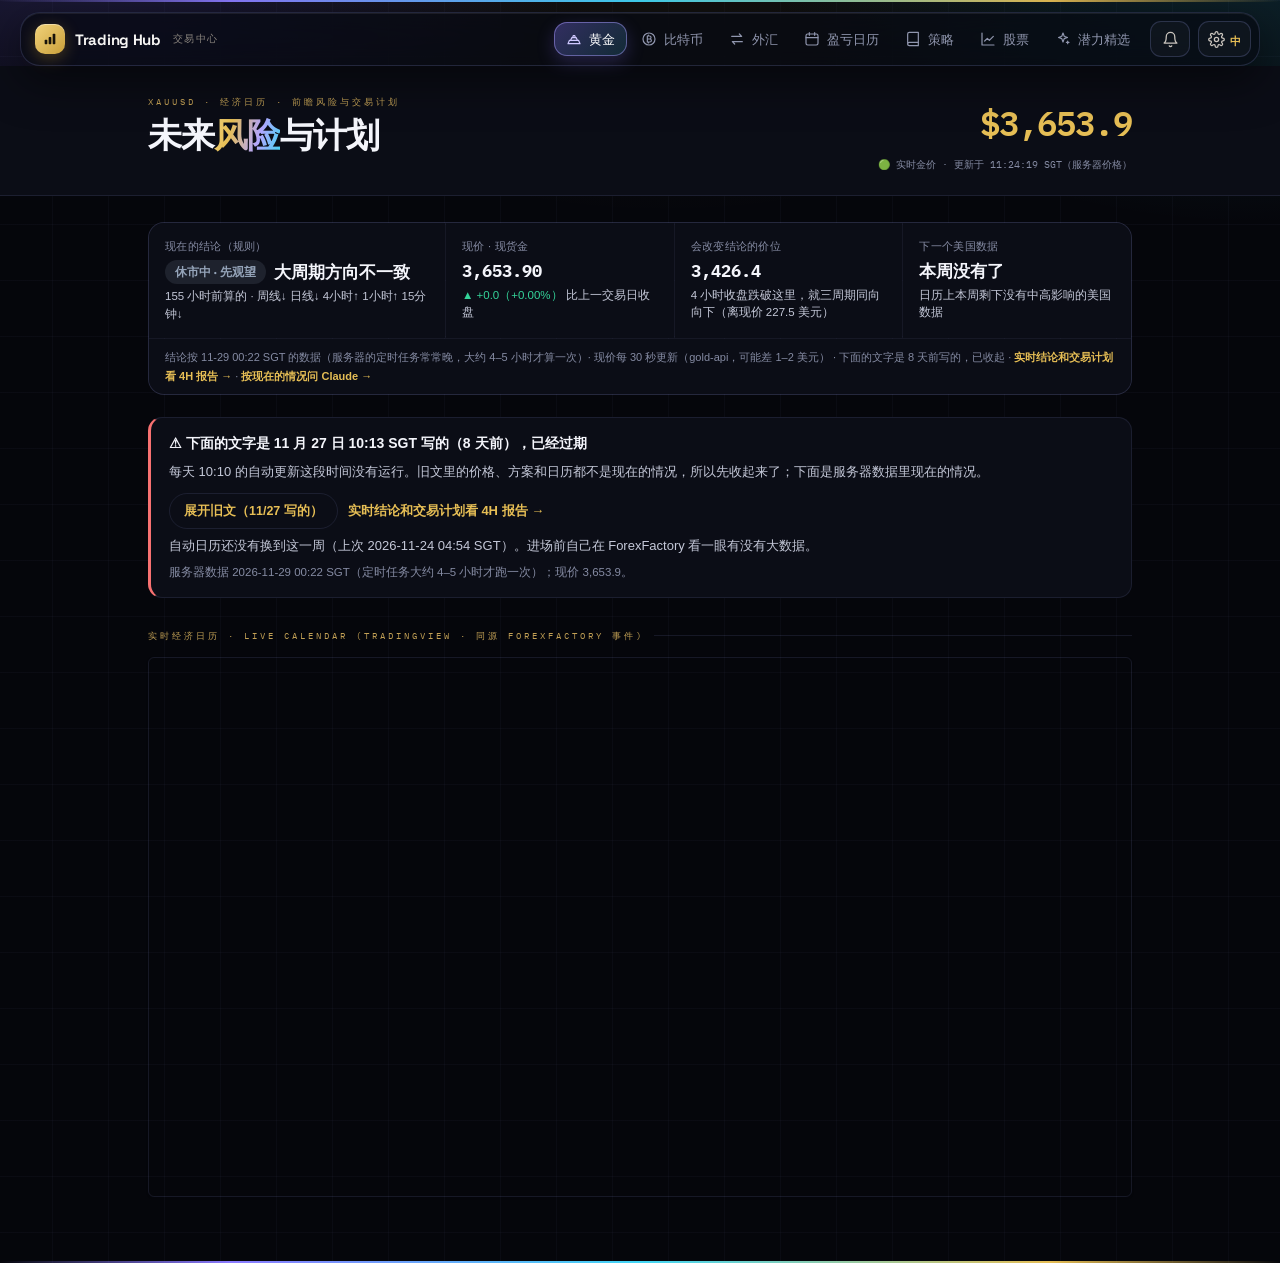
<file: risk.html>
<!DOCTYPE html>
<html lang="zh">
<head>
<meta charset="UTF-8">
<meta name="viewport" content="width=device-width, initial-scale=1.0">
<meta name="i18n" content="en">
<meta name="i18n-title" content="Risk and plan · XAUUSD calendar · Trading Hub">
<script src="assets/i18n.js?v=2"></script>
<title>未来风险与计划 · XAUUSD 经济日历与前瞻 · Trading Hub</title>
<link rel="manifest" href="manifest.webmanifest">
<meta name="theme-color" content="#0A0A0F">
<link rel="apple-touch-icon" href="assets/icon-192.png">
<script src="assets/embed.js?v=2"></script>
<link rel="preconnect" href="https://fonts.googleapis.com">
<link rel="preconnect" href="https://fonts.gstatic.com" crossorigin>
<link rel="stylesheet" href="https://fonts.googleapis.com/css2?family=IBM+Plex+Mono:wght@400;500;600&family=Space+Grotesk:wght@400;500;600;700&display=swap" media="print" onload="this.media='all'">
<style>
:root{
  --gold:#D4A72C;--gold-lt:#E6BE55;--gold-dk:#C2A055;--violet:#9B8CF0;
  --bear:#F87171;--bull:#34D399;--neut:#94A3B8;
  --bg:#0A0A0F;--bg2:#15151C;--bg3:#1E1E27;--bg4:#2B2B36;
  --glass:rgba(23,23,31,.6);--glass-brd:rgba(255,255,255,.075);
  --border:#282833;--text:#C9C4BD;--dim:#8A857E;--white:#F6F5F3;
  --shadow-violet:0 6px 30px rgba(155,140,240,.16);
}
*{box-sizing:border-box;margin:0;padding:0}
body{background:var(--bg);color:var(--text);font-family:'Noto Sans SC',sans-serif;font-size:13px;line-height:1.7;position:relative}
body::before{content:'';position:fixed;inset:0;z-index:-1;pointer-events:none;opacity:.4;mix-blend-mode:overlay;background-image:url("data:image/svg+xml,%3Csvg xmlns='http://www.w3.org/2000/svg' width='120' height='120'%3E%3Cfilter id='n'%3E%3CfeTurbulence type='fractalNoise' baseFrequency='0.9' numOctaves='2' stitchTiles='stitch'/%3E%3C/filter%3E%3Crect width='100%25' height='100%25' filter='url(%23n)' opacity='0.4'/%3E%3C/svg%3E")}
.mesh{position:fixed;inset:0;z-index:-1;pointer-events:none;overflow:hidden}
.mesh::before{content:'';position:absolute;top:-220px;left:50%;transform:translateX(-50%);width:900px;height:600px;background:radial-gradient(ellipse,rgba(212,167,44,.12),transparent 65%);filter:blur(46px)}
.mesh::after{content:'';position:absolute;top:38%;right:-200px;width:640px;height:520px;background:radial-gradient(ellipse,rgba(96,165,250,.08),transparent 65%);filter:blur(50px)}
.mesh .orb-violet{position:absolute;top:8%;left:-160px;width:480px;height:480px;background:radial-gradient(circle,rgba(155,140,240,.08),transparent 68%);filter:blur(50px)}
.ai-tag{display:inline-flex;align-items:center;gap:6px;font-family:'IBM Plex Mono',monospace;font-size:9px;font-weight:700;letter-spacing:1.5px;text-transform:uppercase;color:var(--violet);padding:4px 10px;border-radius:999px;background:rgba(155,140,240,.10);border:1px solid rgba(155,140,240,.28)}
.ai-tag::before{content:'✦';font-size:10px}
.ai-frame{position:relative;isolation:isolate}
.ai-frame::before{content:'';position:absolute;inset:-4px;z-index:-1;border-radius:inherit;background:linear-gradient(120deg,rgba(212,167,44,.5),rgba(155,140,240,.45),rgba(96,165,250,.4),rgba(212,167,44,.5));background-size:300% 300%;filter:blur(11px);opacity:.4}
.topstrip{height:3px;background:linear-gradient(90deg,#8A6B28,#E8C96D,#C9A84C,#F59E0B,#8A6B28);background-size:220% 100%}
.navbar{position:sticky;top:0;z-index:50;display:flex;align-items:center;gap:6px;padding:12px 28px;background:rgba(10,10,15,.72);backdrop-filter:blur(16px) saturate(1.4);-webkit-backdrop-filter:blur(16px) saturate(1.4);border-bottom:1px solid rgba(255,255,255,.06)}
.navbar .brand{white-space:nowrap;flex:none;display:flex;align-items:center;gap:9px;font-family:'Space Grotesk',sans-serif;font-weight:700;font-size:15px;color:var(--white);text-decoration:none;letter-spacing:-.3px;margin-right:auto}
.navbar .brand .dot{width:9px;height:9px;border-radius:50%;background:linear-gradient(135deg,#E8C96D,var(--gold));box-shadow:0 0 0 3px rgba(184,134,11,.15)}
.navbar a.nl{font-size:12.5px;color:var(--dim);text-decoration:none;padding:7px 13px;border-radius:999px;transition:all .18s}
.navbar a.nl:hover{color:var(--white);background:var(--bg3)}
.navbar a.nl.on{color:var(--gold-lt);background:rgba(184,134,11,.10)}
@media(max-width:760px){.navbar{padding:10px 14px;overflow-x:auto}.navbar a.nl{white-space:nowrap;font-size:11.5px;padding:6px 10px}}
header{background:var(--bg2);border-bottom:1px solid var(--border);padding:28px max(48px,calc((100% - 1080px) / 2 + 48px)) 22px;display:flex;align-items:flex-start;justify-content:space-between;gap:24px;flex-wrap:wrap}
.hl-tag{font-family:'IBM Plex Mono',monospace;font-size:9px;letter-spacing:3px;color:var(--gold-dk);text-transform:uppercase;margin-bottom:8px}
header h1{font-family:'Space Grotesk','Noto Sans SC',sans-serif;font-size:34px;font-weight:900;color:var(--white);line-height:1.1;letter-spacing:-1px}
header h1 em{color:var(--gold);font-style:normal}
.hdate{font-size:13px;line-height:1.75;color:var(--text);margin-top:10px;max-width:820px}
header>div:first-child{flex:1 1 360px;min-width:0}
.hprice{text-align:right;margin-left:auto;flex:0 1 340px;min-width:0}
.hprice-num{font-family:'IBM Plex Mono',monospace;font-size:34px;font-weight:600;color:var(--gold-lt);letter-spacing:-1px}
.hprice-sub{font-family:'IBM Plex Mono',monospace;font-size:10px;color:var(--dim);margin-top:4px}
main{max-width:1080px;margin:0 auto;padding:26px 48px 64px}
.sec-eyebrow{font-family:'IBM Plex Mono',monospace;font-size:9px;letter-spacing:3px;color:var(--gold-dk);text-transform:uppercase;margin:30px 0 14px;display:flex;align-items:center;gap:10px}
.sec-eyebrow:first-child{margin-top:0}
.sec-eyebrow::after{content:'';flex:1;height:1px;background:var(--border)}
.card{background:var(--bg2);border:1px solid var(--border);border-radius:6px;padding:6px 4px;box-shadow:0 1px 3px rgba(16,24,40,.06)}
/* calendar */
.cal{width:100%;border-collapse:collapse}
.cal th{font-family:'IBM Plex Mono',monospace;font-size:8.5px;letter-spacing:2px;text-transform:uppercase;color:var(--dim);text-align:left;padding:10px 14px;border-bottom:1px solid var(--border)}
.cal td{padding:12px 14px;border-bottom:1px solid var(--border);font-size:12.5px;vertical-align:top}
.cal tr:last-child td{border-bottom:none}
.cal tr:hover td{background:var(--bg3)}
.cal-date{font-family:'IBM Plex Mono',monospace;font-size:12px;font-weight:600;color:var(--white);white-space:nowrap}
.cal-time{font-family:'IBM Plex Mono',monospace;font-size:10px;color:var(--dim);margin-top:2px}
.imp{font-family:'IBM Plex Mono',monospace;font-size:8.5px;font-weight:600;letter-spacing:1px;padding:3px 8px;border-radius:2px;white-space:nowrap;display:inline-block}
.imp.h{background:rgba(220,38,38,.12);color:var(--bear);border:1px solid rgba(220,38,38,.25)}
.imp.m{background:rgba(184,134,11,.12);color:var(--gold);border:1px solid rgba(184,134,11,.25)}
.cal-event{font-weight:600;color:var(--white);font-size:12.5px}
.cal-impact{font-size:11.5px;color:var(--dim);margin-top:4px;line-height:1.6}
/* scenarios */
.scen{background:var(--bg2);border:1px solid var(--border);border-left:3px solid;border-radius:0 6px 6px 0;padding:16px 20px;margin-bottom:13px;box-shadow:0 1px 3px rgba(16,24,40,.06)}
.scen.bull{border-left-color:var(--bull)}.scen.bear{border-left-color:var(--bear)}.scen.range{border-left-color:var(--neut)}
.scen-head{display:flex;align-items:center;gap:10px;margin-bottom:9px;flex-wrap:wrap}
.scen-title{font-size:15px;font-weight:700}
.scen.bull .scen-title{color:var(--bull)}.scen.bear .scen-title{color:var(--bear)}.scen.range .scen-title{color:var(--neut)}
.scen-prob{font-family:'IBM Plex Mono',monospace;font-size:9px;font-weight:600;padding:3px 8px;border-radius:2px;background:var(--bg3);color:var(--dim);margin-left:auto}
.scen p{font-size:12.5px;line-height:1.8;color:var(--text)}
.scen p strong{color:var(--white)}
.scen-row{display:grid;grid-template-columns:repeat(3,1fr);gap:8px;margin-top:12px}
.scen-item{background:var(--bg3);border-radius:4px;padding:9px 11px}
.scen-item-l{font-family:'IBM Plex Mono',monospace;font-size:8px;letter-spacing:1.5px;text-transform:uppercase;color:var(--dim);margin-bottom:4px}
.scen-item-v{font-family:'IBM Plex Mono',monospace;font-size:12px;font-weight:600;color:var(--white)}
/* plan timeline */
.plan{background:var(--bg2);border:1px solid var(--border);border-radius:6px;padding:8px 20px;box-shadow:0 1px 3px rgba(16,24,40,.06)}
.plan-item{display:flex;gap:16px;padding:15px 0;border-bottom:1px solid var(--border)}
.plan-item:last-child{border-bottom:none}
.plan-when{font-family:'IBM Plex Mono',monospace;font-size:11px;font-weight:600;color:var(--gold);min-width:92px;padding-top:2px;line-height:1.5}
.plan-body{flex:1}
.plan-body h4{font-size:13.5px;font-weight:700;color:var(--white);margin-bottom:5px}
.plan-body p{font-size:12px;color:var(--text);line-height:1.75}
/* levels */
.lvls{display:grid;grid-template-columns:repeat(5,1fr);gap:10px}
.lvl{background:var(--bg2);border:1px solid var(--border);border-radius:5px;padding:13px 12px;text-align:center;box-shadow:0 1px 3px rgba(16,24,40,.06)}
.lvl .k{font-family:'IBM Plex Mono',monospace;font-size:10.5px;letter-spacing:1.5px;color:var(--dim);text-transform:uppercase;margin-bottom:6px}
.lvl .v{font-family:'IBM Plex Mono',monospace;font-size:15px;font-weight:600}
.lvl .v.r{color:var(--bear)}.lvl .v.g{color:var(--bull)}.lvl .v.gold{color:var(--gold-lt)}
.lvl .d{font-size:10px;color:var(--dim);margin-top:4px;line-height:1.4}
/* rules */
.rules{background:var(--bg2);border:1px solid var(--border);border-radius:6px;padding:16px 20px;box-shadow:0 1px 3px rgba(16,24,40,.06)}
.rules ul{list-style:none}
.rules li{padding:7px 0 7px 19px;font-size:12.5px;position:relative;color:var(--text);border-bottom:1px solid var(--border)}
.rules li:last-child{border-bottom:none}
.rules li::before{content:'▸';color:var(--gold);font-size:10px;position:absolute;left:0;top:9px}
.rules li strong{color:var(--white)}
.disclaimer{font-size:10.5px;color:var(--dim);border-top:1px solid var(--border);padding-top:16px;margin-top:30px;line-height:1.8}
@media(max-width:760px){main{padding:18px 16px 48px}.hprice{text-align:left;margin-left:0;flex-basis:100%}header,nav{padding:14px 16px}header h1{font-size:26px}.hprice-num{font-size:26px}.lvls{grid-template-columns:repeat(2,1fr)}.scen-row{grid-template-columns:1fr}.plan-item{flex-direction:column;gap:4px}.plan-when{min-width:auto}}
@media(max-width:640px){/* phones: the blurred backgrounds cost the most while scrolling and barely show on this dark page */
*{backdrop-filter:none!important;-webkit-backdrop-filter:none!important}.navbar,.secnav{background:#0A0A0F!important}.mesh::before,.mesh::after,.mesh .orb-violet{filter:none!important}}
</style>
<link rel="stylesheet" href="assets/site.css?v=13">
</head>
<body>
<div class="mesh"><div class="orb-violet"></div></div>
<div class="topstrip"></div>

<nav class="navbar" aria-label="网站导航" data-en-label="Site navigation">
  <a class="brand" href="index.html"><span class="logo"><svg viewBox="0 0 24 24" aria-hidden="true"><rect x="4" y="13" width="4" height="7" rx="1.2" fill="#17130A"/><rect x="10" y="9" width="4" height="11" rx="1.2" fill="#17130A"/><rect x="16" y="4" width="4" height="16" rx="1.2" fill="#17130A"/></svg></span><span class="t">Trading Hub</span><small>交易中心</small></a>
  <a class="nl on" href="report.html" aria-current="page"><svg viewBox="0 0 24 24" aria-hidden="true"><path d="M3 19h18l-2.2-5H5.2z"/><path d="M7 14l1.6-4h6.8l1.6 4"/><path d="M10 10l.8-3h2.4l.8 3"/></svg>黄金</a>
  <a class="nl" href="btc.html"><svg viewBox="0 0 24 24" aria-hidden="true"><circle cx="12" cy="12" r="9"/><path d="M9.5 7.5v9M9.5 7.5h3.3a2.2 2.2 0 0 1 0 4.5H9.5M9.5 12h3.8a2.2 2.2 0 0 1 0 4.5H9.5M11 6v1.5M11 16.5V18"/></svg>比特币</a>
  <a class="nl" href="forex.html"><svg viewBox="0 0 24 24" aria-hidden="true"><path d="M4 8h15l-3.5-3.5M20 16H5l3.5 3.5"/></svg>外汇</a>
  <a class="nl" href="journal.html"><svg viewBox="0 0 24 24" aria-hidden="true"><rect x="3" y="4.5" width="18" height="16.5" rx="2.5"/><path d="M16 2.5v4M8 2.5v4M3 10h18"/></svg>盈亏日历</a>
  <a class="nl" href="strategy.html"><svg viewBox="0 0 24 24" aria-hidden="true"><path d="M4 19.5A2.5 2.5 0 0 1 6.5 17H20V2H6.5A2.5 2.5 0 0 0 4 4.5z"/><path d="M4 19.5A2.5 2.5 0 0 0 6.5 22H20v-5"/></svg>策略</a>
  <a class="nl" href="stocks.html"><svg viewBox="0 0 24 24" aria-hidden="true"><path d="M3 3v18h18"/><path d="m7 15 4-4 3 3 6-6"/></svg>股票</a>
  <a class="nl" href="potential.html"><svg viewBox="0 0 24 24" aria-hidden="true"><path d="M12 3l1.8 4.9 4.9 1.8-4.9 1.8L12 16.4l-1.8-4.9-4.9-1.8 4.9-1.8z"/><path d="M19 15v4M17 17h4"/></svg>潜力精选</a>
</nav>

<header>
  <div>
    <div class="hl-tag" data-en="XAUUSD · economic calendar · risks ahead and the plan">XAUUSD · 经济日历 · 前瞻风险与交易计划</div>
    <h1 data-en-html="Risks &lt;em&gt;ahead&lt;/em&gt; and the plan">未来<em>风险</em>与计划</h1>
    <div class="hdate">2026年11月27日（星期五）10:13 SGT&ensp;·&ensp;GMT+8&ensp;·&ensp;现货金 $3,594.1（10:00 SGT 收盘的 15 分钟 K 线）· 结论：反弹中 · 大方向向下</div>
  </div>
  <div class="hprice">
    <div class="hprice-num js-live-price">—</div>
    <div class="hprice-sub"><span data-en="🟢 Live gold price · updated">🟢 实时金价 · 更新于</span> <span class="js-live-time">载入中…</span></div>
  </div>
</header>

<main>
  <div id="gold-bar"></div>

  <!-- ══ 风险图谱 · 自动渲染（情景概率取自下方情景卡 · 时间轴取自日历表）══ -->
  <style>
  .rviz{display:grid;grid-template-columns:1fr 1.4fr;gap:20px;background:var(--glass);backdrop-filter:blur(18px) saturate(1.3);-webkit-backdrop-filter:blur(18px) saturate(1.3);border:1px solid var(--glass-brd);border-radius:6px;padding:20px 22px;margin-bottom:26px;box-shadow:0 1px 3px rgba(16,24,40,.06),var(--shadow-violet)}
  @media(max-width:760px){.rviz{grid-template-columns:1fr}}
  .rviz h5{font-family:'IBM Plex Mono',monospace;font-size:9px;letter-spacing:2.5px;text-transform:uppercase;color:var(--gold-dk);margin:0 0 12px}
  .sb-row{display:flex;align-items:center;gap:9px;margin-bottom:9px}
  .sb-name{font-size:11.5px;color:var(--text);width:64px;flex-shrink:0}
  .sb-track{flex:1;height:14px;background:var(--bg3);border-radius:5px;overflow:hidden}
  .sb-fill{height:100%;border-radius:5px}
  .sb-val{font-family:'IBM Plex Mono',monospace;font-size:11px;font-weight:600;width:38px;text-align:right;flex-shrink:0;color:var(--white)}
  #evtTimeline{width:100%;height:auto;display:block}
  .rviz-note{font-family:'IBM Plex Mono',monospace;font-size:9px;color:var(--dim);margin-top:8px}
  
/* phones: nothing smaller than 11px */
@media(max-width:640px){.ai-tag,.ai-tag::before,.hl-tag,.hprice-sub,.sec-eyebrow,.cal th,.cal-time,.imp,.scen-prob,.scen-item-l,.lvl .d,.rules li::before,.rviz h5,.rviz-note{font-size:11px}}

/* phones: navbar on one line, links a finger tall */
@media(max-width:640px){.navbar .brand{white-space:nowrap;flex:none;padding:6px 0}.navbar a.nl{white-space:nowrap;flex:none;padding:10px 13px}}
/* phones: each calendar row becomes a card; the timeline scrolls sideways so its labels stay readable */
@media(max-width:640px){table.cal thead{display:none}table.cal,table.cal tbody{display:block;width:100%}table.cal tr{display:grid;grid-template-columns:minmax(0,1fr) auto;gap:6px 12px;padding:14px 4px;border-bottom:1px solid var(--border)}table.cal tr:last-child{border-bottom:0}table.cal td{display:block;padding:0;border:0}table.cal td:nth-child(3){grid-column:1/-1}.rviz div:has(>#evtTimeline){overflow-x:auto}#evtTimeline{min-width:560px}}
/* phones: the bars that scroll sideways fade at the right edge, so it is clear there is more */
@media(max-width:640px){.navbar{-webkit-mask-image:linear-gradient(90deg,#000 calc(100% - 34px),transparent);mask-image:linear-gradient(90deg,#000 calc(100% - 34px),transparent);padding-right:38px}}
</style>
  <div class="rviz ai-frame">
    <div>
      <h5 style="display:flex;align-items:center;gap:8px"><span class="ai-tag">AI Synthesis</span>前瞻情景概率 · Scenario Odds</h5>
      <div id="scenBars"></div>
      <div class="rviz-note">自动取自下方情景卡</div>
    </div>
    <div>
      <h5>◆ 事件时间轴 · Event Timeline</h5>
      <svg id="evtTimeline" viewBox="0 0 560 92" role="img" aria-label="未来高影响事件时间轴"></svg>
      <div class="rviz-note">红=高影响 金=中影响 · 灰=已公布 · 取自日历表前7项</div>
    </div>
  </div>
  <script>
  document.addEventListener('DOMContentLoaded',function(){
    // Scenario bars — harvest .scen cards (class + .scen-prob %)
    var host=document.getElementById('scenBars');
    if(host){
      var rows=[].slice.call(document.querySelectorAll('.scen')).map(function(s){
        var m=((s.querySelector('.scen-prob')||{}).textContent||'').match(/([0-9]{1,3})\s*%/);
        if(!m) return null;
        var cls=/bull/.test(s.className)?'bull':(/bear/.test(s.className)?'bear':'range');
        var name=(s.querySelector('.scen-title')||{}).textContent||cls;
        return {n:name.trim().slice(0,5),p:parseInt(m[1],10),c:cls};
      }).filter(Boolean);
      host.innerHTML=rows.map(function(r){
        var col=r.c==='bull'?'var(--bull)':(r.c==='bear'?'var(--bear)':'var(--neut)');
        return '<div class="sb-row"><span class="sb-name">'+r.n+'</span><div class="sb-track"><div class="sb-fill" style="width:'+r.p+'%;background:linear-gradient(90deg,transparent -40%,'+col+')"></div></div><span class="sb-val">'+r.p+'%</span></div>';
      }).join('');
    }
    // Event timeline — harvest .cal rows (date, event, impact class, done if ✓)
    var svg=document.getElementById('evtTimeline');
    if(svg){
      var evts=[].slice.call(document.querySelectorAll('.cal tr')).map(function(tr){
        var d=tr.querySelector('.cal-date'),e=tr.querySelector('.cal-event');
        if(!d||!e) return null;
        var imp=tr.querySelector('.imp.h')?'h':(tr.querySelector('.imp.m')?'m':'m');
        var done=/[✓✔]/.test(tr.textContent);
        return {d:d.textContent.trim().slice(0,9),e:e.textContent.trim().slice(0,10),imp:imp,done:done};
      }).filter(Boolean).slice(0,7);
      if(evts.length){
        var NS='http://www.w3.org/2000/svg';
        function mk(t,at){var el=document.createElementNS(NS,t);for(var k in at)el.setAttribute(k,at[k]);svg.appendChild(el);return el;}
        var W=560,y=48,L=26,R=26,n=evts.length;
        mk('line',{x1:L,y1:y,x2:W-R,y2:y,stroke:'#2B2B36','stroke-width':2});
        evts.forEach(function(ev,i){
          var x=n>1?L+i*(W-L-R)/(n-1):W/2;
          var col=ev.done?'#5A564F':(ev.imp==='h'?'#F87171':'#D4A72C');
          mk('circle',{cx:x,cy:y,r:ev.done?4:6,fill:col,stroke:'#15151C','stroke-width':'2'});
          var dt=mk('text',{x:x,y:y-14,fill:ev.done?'#6E6961':'#C9C4BD','font-size':'9.5','font-family':"'IBM Plex Mono',monospace",'text-anchor':'middle','font-weight':ev.done?'400':'600'});
          dt.textContent=ev.d;
          var et=mk('text',{x:x,y:y+22,fill:ev.done?'#5A564F':'#8A857E','font-size':'9','font-family':"'Noto Sans SC',sans-serif",'text-anchor':'middle'});
          et.textContent=ev.e;
        });
      }
    }
  });
  </script>

  <!-- ══ 经济日历 ══ -->
  <div class="sec-eyebrow" data-en="High-impact calendar · ForexFactory (GMT+8)">高影响经济日历 · ForexFactory Calendar (GMT+8)</div>
  <div class="card">
    <table class="cal">
      <thead>
        <tr><th style="min-width:96px" data-en="Date / time">日期 / 时间</th><th style="min-width:70px" data-en="Impact">影响</th><th data-en="Event and what it means for gold">事件与对黄金的意义</th></tr>
      </thead>
      <tbody>
        <tr>
          <td><div class="cal-date">11月23日 周一</div><div class="cal-time">22:45 SGT</div></td>
          <td><span class="imp m">中</span></td>
          <td>
            <div class="cal-event">✓ 制造业 PMI 初值（预测 54.5，前值 56.0）</div>
            <div class="cal-impact">已公布；实际数字本次没有检索到可靠来源，不写。</div>
          </td>
        </tr>
        <tr>
          <td><div class="cal-date">11月23日 周一</div><div class="cal-time">22:45 SGT</div></td>
          <td><span class="imp m">中</span></td>
          <td>
            <div class="cal-event">✓ 服务业 PMI 初值（预测 55.6，前值 57.9）</div>
            <div class="cal-impact">已公布，与制造业 PMI 同时；实际数字同样没有核实，不写。</div>
          </td>
        </tr>
        <tr>
          <td><div class="cal-date">11月24日 周二</div><div class="cal-time">23:00 SGT</div></td>
          <td><span class="imp m">中</span></td>
          <td>
            <div class="cal-event">✓ 谘商会消费者信心（预测 92.4，前值 91.7）</div>
            <div class="cal-impact">已公布；实际数字没有核实，不写。金价 11/24 收 $3,556.4（-2.15%）。</div>
          </td>
        </tr>
        <tr>
          <td><div class="cal-date">11月25日 周三</div><div class="cal-time">21:30 SGT</div></td>
          <td><span class="imp h">高</span></td>
          <td>
            <div class="cal-event">✓ 核心 PCE 物价指数月率（预测 0.3%，前值 0.3%）</div>
            <div class="cal-impact">已公布（感恩节前提前到周三）。FXStreet 11/26 03:33 SGT 的标题称核心 PCE 升到 3.3%、金价下跌，而美债收益率下降（只核实到标题，标题没有写月率还是年率）。金价公布后一度跌到 $3,426.4（本周低点），随后收回大半，11/25 收 $3,588.4（+0.90%）；11/26 收 $3,566.1。</div>
          </td>
        </tr>
        <tr>
          <td><div class="cal-date">11月25日 周三</div><div class="cal-time">21:30 SGT</div></td>
          <td><span class="imp h">高</span></td>
          <td>
            <div class="cal-event">✓ GDP 季率修正值（预测 3.5%，前值 3.4%）</div>
            <div class="cal-impact">已公布，与核心 PCE 同时；实际数字本次没有检索到可靠来源，不写。</div>
          </td>
        </tr>
        <tr>
          <td><div class="cal-date">11月25日 周三</div><div class="cal-time">21:30 SGT</div></td>
          <td><span class="imp m">中</span></td>
          <td>
            <div class="cal-event">✓ GDP 物价指数季率修正值（预测 2.3%，前值 2.3%）</div>
            <div class="cal-impact">已公布，与 GDP 同时；实际数字没有核实，不写。</div>
          </td>
        </tr>
        <tr>
          <td><div class="cal-date">11月26日 周四</div><div class="cal-time">全天 SGT</div></td>
          <td><span class="imp m">中</span></td>
          <td>
            <div class="cal-event">✓ 美国假日（银行休市，感恩节）</div>
            <div class="cal-impact">已过。昨天美国银行和美股休市，金价在 $3,551.1–$3,607.0 窄幅整理，收 $3,566.1（-0.62%）；今天周五美股提前收盘，下午流动性偏薄。</div>
          </td>
        </tr>
      </tbody>
    </table>
  </div>

  <!-- ══ 实时经济日历 ══ -->
  <div class="sec-eyebrow" data-en="Live calendar (TradingView · the same ForexFactory events)">实时经济日历 · Live Calendar (TradingView · 同源 ForexFactory 事件)</div>
  <div class="tradingview-widget-container" style="border:1px solid var(--border);border-radius:6px;overflow:hidden;box-shadow:0 1px 3px rgba(16,24,40,.06)">
    <div class="tradingview-widget-container__widget"></div>
    <script type="application/json" data-tv-lazy="embed-widget-events">
    {"colorTheme":"dark","isTransparent":true,"locale":"en","countryFilter":"us,eu,gb,jp,cn","importanceFilter":"0,1","width":"100%","height":540}
    </script>
  </div>

  <!-- ══ 风险情景 ══ -->
  <div class="sec-eyebrow" data-en="Forward scenarios">前瞻风险情景 · Forward Scenarios</div>
  <div class="scen bear">
    <div class="scen-head">
      <span class="scen-title">🔴 反弹失败：1 小时收盘跌破 $3,552，1 小时转回向下</span>
      <span class="scen-prob">概率 ~50%</span>
    </div>
    <p><strong>现状：</strong>11/26 收 $3,566.1，今天早盘冲到 $3,594.2，现价 $3,594.1；1 小时（昨天 06:00 起）、15 分钟（今天 10:00 起）向上，周线、日线、4 小时仍向下，15 分钟 RSI 72.3 偏高。<br><strong>路径：</strong>反弹在 $3,594.2（1 小时区间顶）、$3,607.1（昨日高点）附近受阻，价格回到 $3,586.3、$3,557.4；1 小时收盘跌破 $3,552，1 小时转回向下，五个周期重新同向，规则才给出做空方案（1 小时头肩顶目标 $3,524.8，只作参考）。历史参考：过去 210 次大方向向下时的反弹里，1 小时先转回向下的占 58.1%，三个大周期先被破坏的占 41.9%，只是历史，不是预测。<br><strong>操作：</strong>规则现在没有方案，不追空；方案出现后按页面给出的入场、止损（3 倍 1 小时 ATR，现在约 $53.9）和目标，已有空单不追加、不收紧止损。</p>
    <div class="scen-row">
      <div class="scen-item"><div class="scen-item-l">下方观察</div><div class="scen-item-v" style="color:var(--bear)">$3,586.3 / $3,557.4 / $3,502.7</div></div>
      <div class="scen-item"><div class="scen-item-l">转回向下的条件</div><div class="scen-item-v" style="color:var(--bear)">1 小时收盘 &lt; $3,552</div></div>
      <div class="scen-item"><div class="scen-item-l">触发关注</div><div class="scen-item-v" style="color:var(--neut)">加息押注 · 股市 · 白银回吐</div></div>
    </div>
  </div>
  <div class="scen range">
    <div class="scen-head">
      <span class="scen-title">⚪ 区间整理：在 $3,502.7–$3,634.8 之间来回，大方向仍向下</span>
      <span class="scen-prob">概率 ~35%</span>
    </div>
    <p><strong>触发：</strong>今天美股提前收盘、数据空档，日线 RSI 30.9、周线 31.1 在超卖区，金价与白银（60 日相关性 +0.89）、标普 500（+0.55）同步，白银昨天涨 7.4%，它的回吐或延续决定金价的小波动。<br><strong>路径：</strong>$3,586.3（1 小时向上突破位）→ $3,607.1（昨日高点）之间反复，下方 $3,557.4 和 $3,551.1 接着；4 小时收盘没站上 $3,607.1，三个大周期仍向下。<br><strong>操作：</strong>没有方案就不动；这是反弹整理，不是做多信号，规则没有做多方案。</p>
    <div class="scen-row">
      <div class="scen-item"><div class="scen-item-l">上沿</div><div class="scen-item-v" style="color:var(--bull)">$3,607.1 / $3,634.8</div></div>
      <div class="scen-item"><div class="scen-item-l">下沿</div><div class="scen-item-v" style="color:var(--bear)">$3,557.4 / $3,551.1 / $3,502.7</div></div>
      <div class="scen-item"><div class="scen-item-l">触发关注</div><div class="scen-item-v" style="color:var(--neut)">白银 · 股市 · 周末前仓位</div></div>
    </div>
  </div>
  <div class="scen bull">
    <div class="scen-head">
      <span class="scen-title">🟢 趋势反转：4 小时收盘站上 $3,607.1 → 三个大周期不再同向</span>
      <span class="scen-prob">概率 ~15%</span>
    </div>
    <p><strong>触发：</strong>联储口风明显转软，或衰退担忧让加息押注快速降温，白银继续大涨带动金价。<br><strong>路径：</strong>现价离 $3,607.1 只有 $13.0，4 小时收盘站上它，三个大周期不再同向，规则回到观望（跟踪止损的空单在这里离场）；变成做多方向还要日线收盘站上 $4,148.6（差 $554.5）、周线收盘站上 $4,696.6（差 $1,102.6），这两步都很远。<br><strong>操作：</strong>在那之前规则没有做多方案；站上 $3,607.1 只是“观望”，不是买入信号。</p>
    <div class="scen-row">
      <div class="scen-item"><div class="scen-item-l">观望条件</div><div class="scen-item-v" style="color:var(--bull)">4 小时收盘 &gt; $3,607.1</div></div>
      <div class="scen-item"><div class="scen-item-l">转多需要</div><div class="scen-item-v" style="color:var(--bull)">日线 &gt; $4,148.6</div></div>
      <div class="scen-item"><div class="scen-item-l">触发关注</div><div class="scen-item-v" style="color:var(--neut)">联储口风 · 加息押注</div></div>
    </div>
  </div>
<!-- ══ 分阶段计划 ══ -->
  <div class="sec-eyebrow" data-en="Staged plan">分阶段交易计划 · Staged Plan</div>
  <div class="plan">
    <div class="plan-item">
      <div class="plan-when">已完成<br>11/23–11/26 ✓</div>
      <div class="plan-body">
        <h4>✓ 已完成：11/23 反弹 → 11/24 回吐 → 11/25 PCE 后急跌又收回 → 11/26 感恩节整理，收 $3,566.1</h4>
        <p>11/20 收 $3,538.2；11/23 收 $3,634.7，11/24 收 $3,556.4；11/25 核心 PCE 和 GDP 公布后最低跌到 $3,426.4，收 $3,588.4（+0.90%）；11/26 美国感恩节，在 $3,551.1–$3,607.0 窄幅整理，收 $3,566.1（-0.62%）。1 小时（11/26 06:00 起）向上，15 分钟（今天 10:00 起）向上。</p>
      </div>
    </div>
    <div class="plan-item">
      <div class="plan-when">当前<br>11/27 周五 ⏳</div>
      <div class="plan-body">
        <h4>⏳ 当前阶段：现价 $3,594.1，大方向向下、小周期在反弹，规则没有方案</h4>
        <p>规则：周线、日线、4 小时向下，1 小时和 15 分钟向上，不追这段反弹，也先不卖；等 1 小时收盘跌破 $3,552 转回向下，才是做空信号，方案再按当时价格和 3 倍 1 小时 ATR 的止损算。不做多、不用更紧的止损。已有空单的人按规则持有，4 小时收盘站上 $3,607.1（差 $13.0）则离场（三个大周期不再同向）。</p>
      </div>
    </div>
    <div class="plan-item">
      <div class="plan-when">11/27–11/30<br>周末前后</div>
      <div class="plan-body">
        <h4>周五美股提前收盘，之后是周末</h4>
        <p>今天（11/27）美股提前收盘，下午金价流动性偏薄，容易出现假突破；周末前最后一个 4 小时收盘是否站上 $3,607.1 要看收盘，不看一根冲高回落的 K 线。日历文件只含本周，下周的事件本次没有收录。</p>
      </div>
    </div>
    <div class="plan-item">
      <div class="plan-when">12/8–12/9<br>FOMC</div>
      <div class="plan-body">
        <h4>FOMC 利率决议</h4>
        <p>Bloomberg 11/27 07:53 SGT 的标题称联储利率路径是本周波动的框架（只核实到标题）；12 月加息的具体概率本次没有取得今天有日期的来源，不写。持仓过事件前想好最大可承受亏损。</p>
      </div>
    </div>
  </div>
<div class="sec-eyebrow" data-en="Rules around big releases">重大数据期风险铁律 · Risk Rules</div>
  <div class="rules">
    <ul>
      <li><strong>数据前 30 分钟封盘：</strong>任何高影响事件（PCE/CPI/NFP/FOMC）前 30 分钟内不开新仓，已有仓位减至轻仓或清仓。</li>
      <li><strong>不持仓赌数据：</strong>持仓过重大数据 = 赌博，不符合计划交易原则。宁可错过也不做方向未明的博弈。</li>
      <li><strong>数据后等 15–30 分钟：</strong>让首波插针和假突破消化，确认方向与结构后再顺势入场，不追第一根 K 线。</li>
      <li><strong>单笔风险 ≤ 1%：</strong>账户净值单笔最大亏损 1%，重大数据期最大总仓位降至平时 50%。</li>
      <li><strong>盈亏比 ≥ 1:2：</strong>重大事件期只接受 1:2 以上机会，止损位清晰合理，不抱侥幸。</li>
      <li><strong>连亏 2 单停手：</strong>触发当日亏损上限立刻停止操作，等待下一个事件窗口重新评估，杜绝报复性交易。</li>
      <li><strong>数据密集期轻仓优先：</strong>高影响数据前后，原则上轻仓（≤50%）过事件期，公布后30分钟再看结构；今天 11/27 美股提前收盘、下午流动性偏薄，之后是 12 月 8–9 日 FOMC。</li>
    </ul>
  </div>

  <div class="disclaimer">
    <strong>免责声明：</strong>本页为前瞻性风险与计划参考，不构成投资建议。经济日历日期 / 时间参考 ForexFactory（<a href="https://www.forexfactory.com/calendar" target="_blank" style="color:var(--gold)">forexfactory.com/calendar ↗</a>）及美联储 / BLS 官方发布安排，实际公布时间以官方为准，交易前请自行核实。XAUUSD 交易具有高风险，可能导致本金损失。金价与价位取自现货金 XAU/USD（Dukascopy）经本站引擎计算，截至 2026年11月27日 10:11 SGT（价格为 10:00 SGT 收盘的最后一根15分钟K线收盘价）。
  </div>
</main>
<div class="topstrip"></div>

<script src="assets/xau-feed.js?v=10" defer></script>
<script src="assets/gold-live.js?v=2" defer></script>
<script src="assets/gold-bar.js?v=10" defer></script>
<script src="assets/tv-lazy.js?v=2"></script>
<script src="assets/site.js?v=7" defer></script>
</body>
</html>
</file>
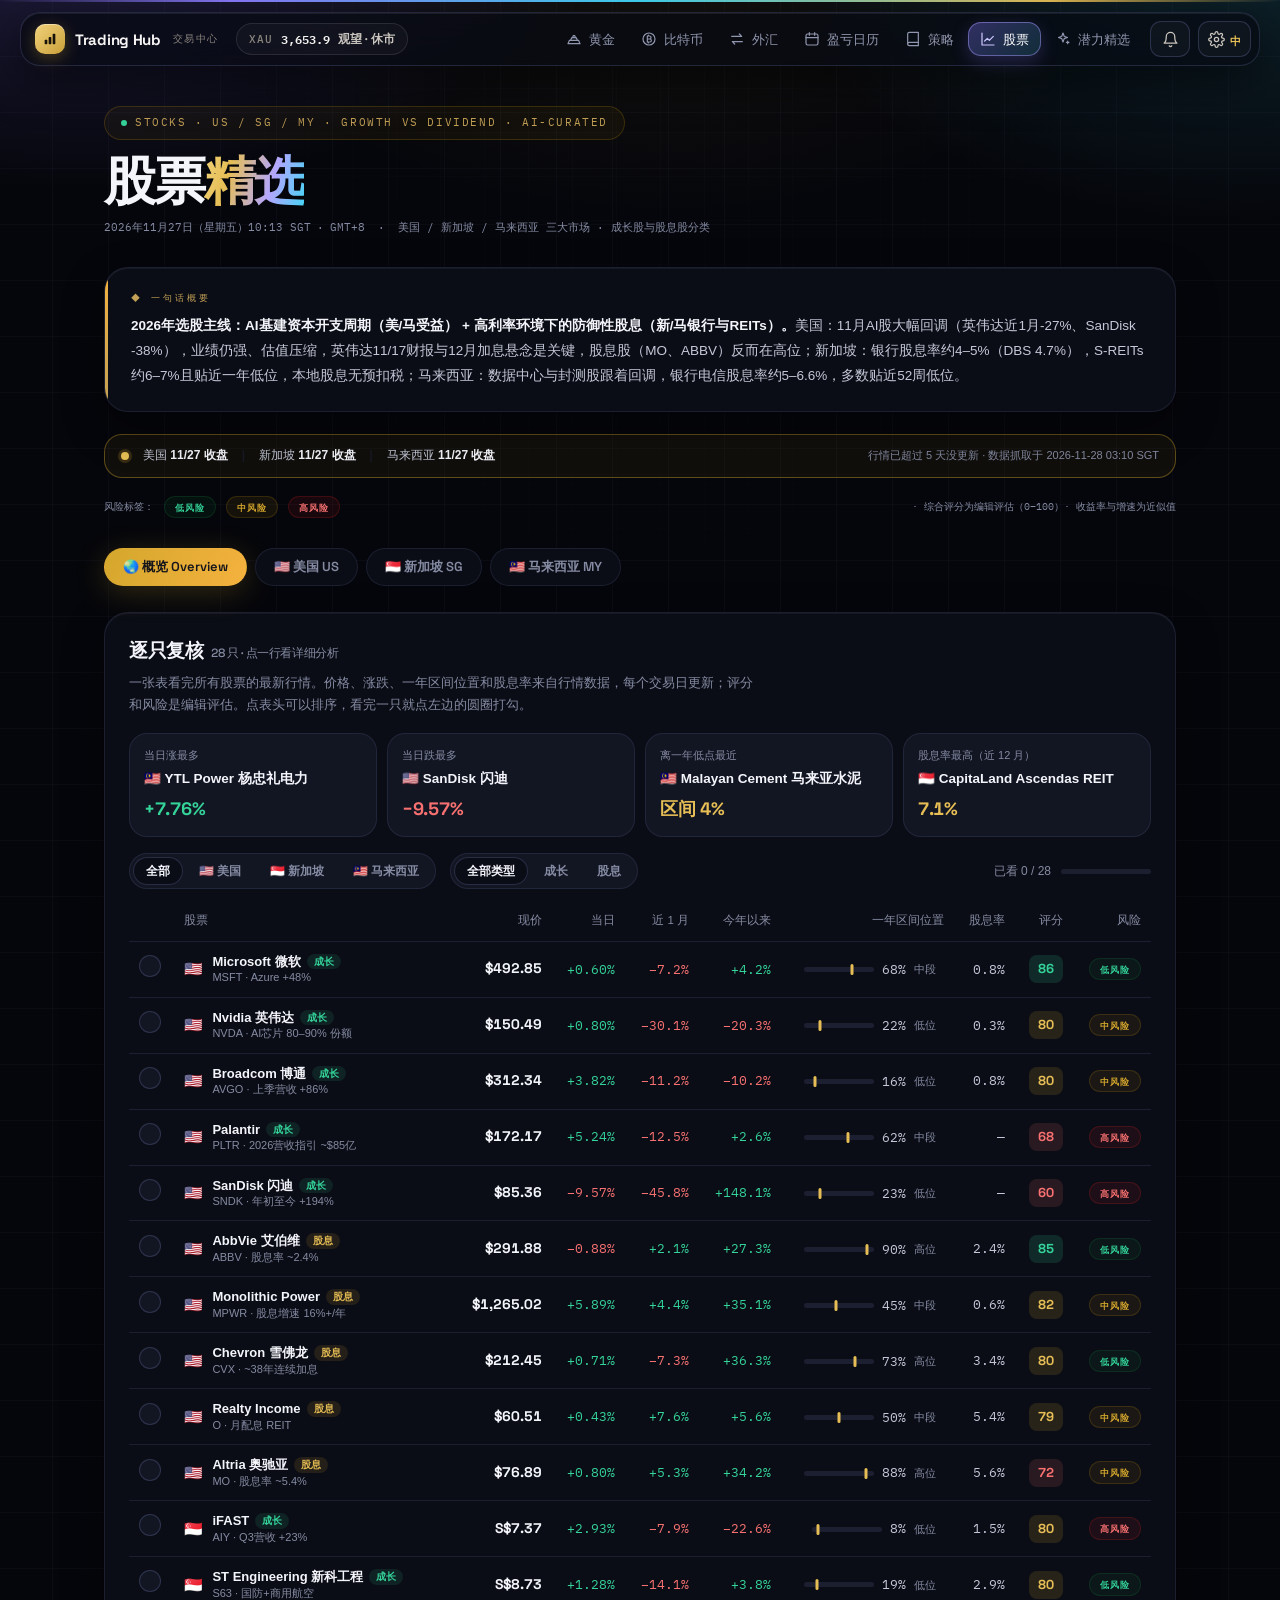
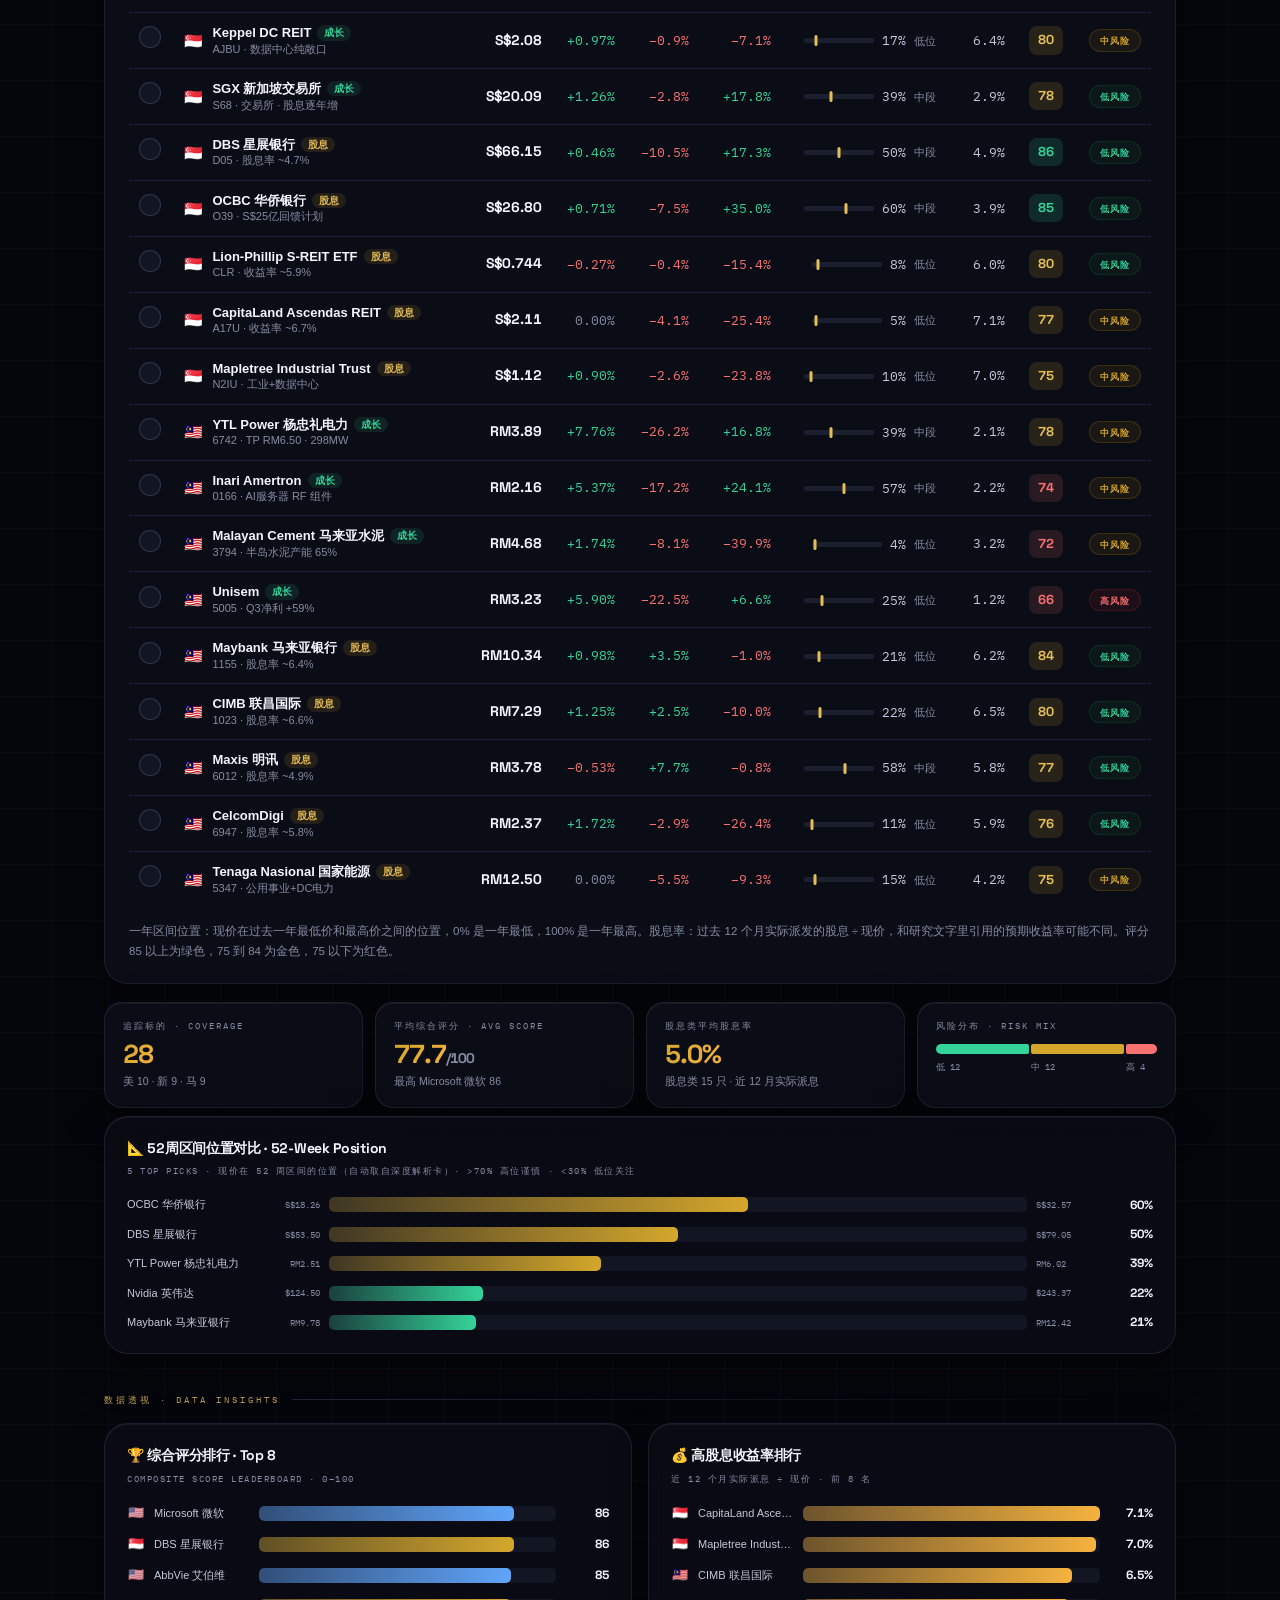
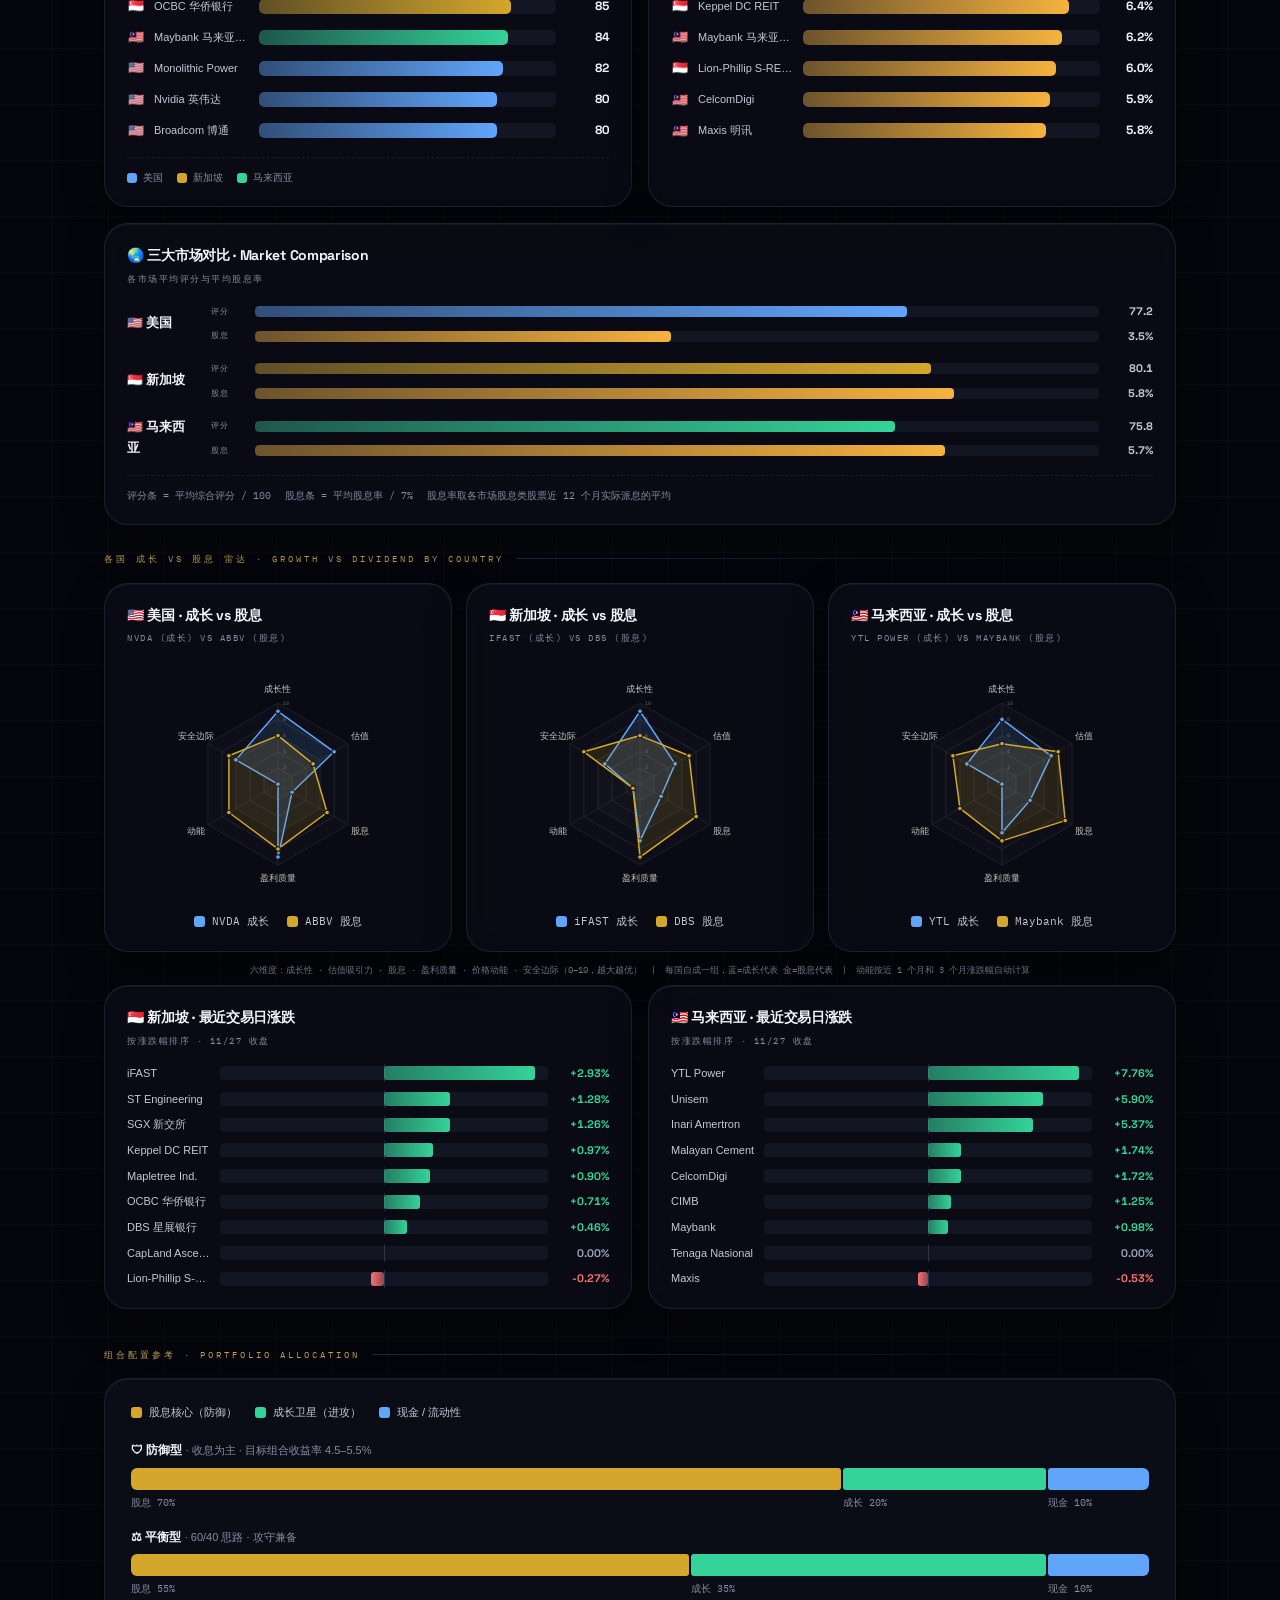
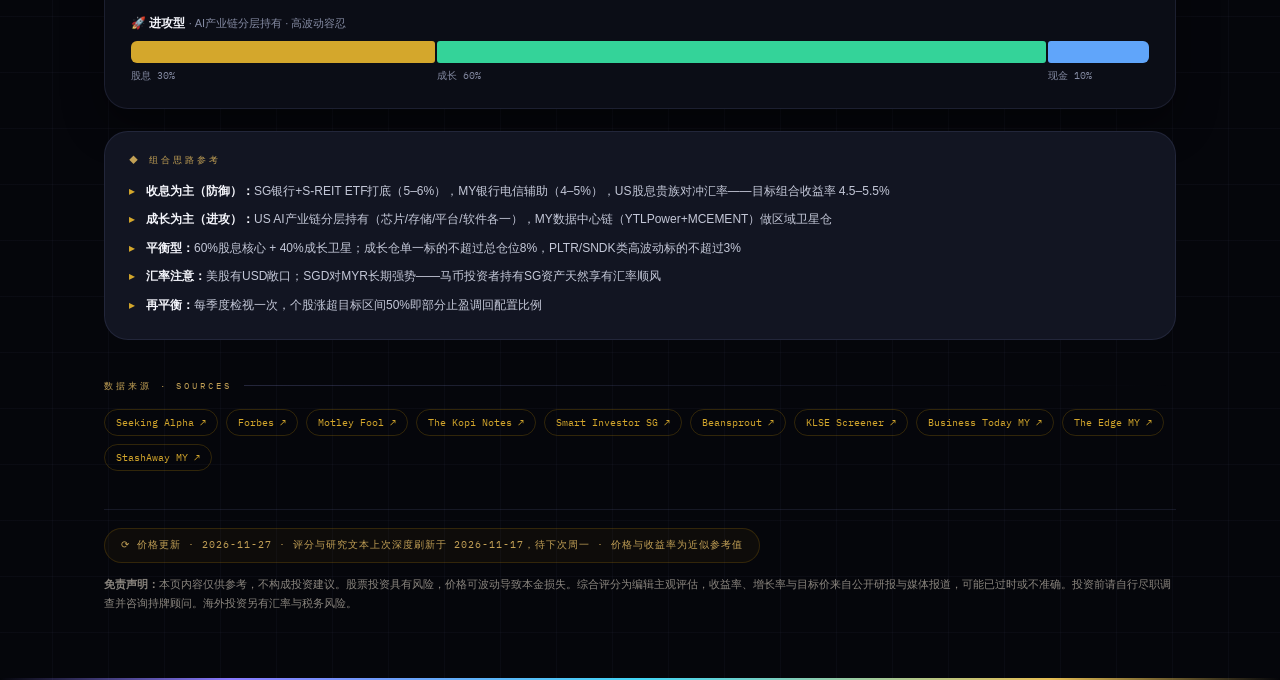
<file: stocks.html>
<!DOCTYPE html>
<html lang="zh">
<head>
<meta charset="UTF-8">
<meta name="i18n" content="en">
<meta name="i18n-title" content="Stocks · US / Singapore / Malaysia growth and dividend · Trading Hub">
<script src="assets/i18n.js?v=2"></script>
<meta name="viewport" content="width=device-width, initial-scale=1.0">
<title>股票精选 · 美/新/马 成长与股息股 · Trading Hub</title>
<link rel="manifest" href="manifest.webmanifest">
<meta name="theme-color" content="#0A0A0F">
<link rel="apple-touch-icon" href="assets/icon-192.png">
<link rel="preconnect" href="https://fonts.googleapis.com">
<link rel="preconnect" href="https://fonts.gstatic.com" crossorigin>
<link rel="stylesheet" href="https://fonts.googleapis.com/css2?family=IBM+Plex+Mono:wght@400;500;600&family=Space+Grotesk:wght@400;500;600;700&display=swap" media="print" onload="this.media='all'">
<style>
:root{
  --gold:#D4A72C;--gold-lt:#E6BE55;--gold-dk:#C2A055;--amber:#F5B23E;
  --bear:#F87171;--bull:#34D399;--blue:#60A5FA;--violet:#9B8CF0;--neut:#94A3B8;
  --bg:#0A0A0F;--bg2:#15151C;--bg3:#1E1E27;--bg4:#2B2B36;
  --glass:rgba(23,23,31,.6);--glass-2:rgba(30,30,40,.5);--glass-brd:rgba(255,255,255,.075);
  --border:#282833;--border-2:#37374553;--text:#C9C4BD;--dim:#8A857E;--ink:#F6F5F3;
  --r-lg:22px;--r-md:14px;--r-sm:10px;
  --shadow-sm:0 1px 2px rgba(0,0,0,.5),0 2px 12px rgba(0,0,0,.35);
  --shadow-md:0 4px 12px rgba(0,0,0,.4),0 16px 40px rgba(0,0,0,.5);
  --shadow-gold:0 6px 30px rgba(212,167,44,.22);
  --shadow-violet:0 6px 30px rgba(155,140,240,.18);
}
*{box-sizing:border-box;margin:0;padding:0}
html{scroll-behavior:smooth}
body{background:var(--bg);color:var(--text);font-family:'Noto Sans SC',sans-serif;font-size:13px;line-height:1.7;-webkit-font-smoothing:antialiased}
body::before{content:'';position:fixed;inset:0;z-index:-1;pointer-events:none;opacity:.5;mix-blend-mode:overlay;background-image:url("data:image/svg+xml,%3Csvg xmlns='http://www.w3.org/2000/svg' width='120' height='120'%3E%3Cfilter id='n'%3E%3CfeTurbulence type='fractalNoise' baseFrequency='0.9' numOctaves='2' stitchTiles='stitch'/%3E%3C/filter%3E%3Crect width='100%25' height='100%25' filter='url(%23n)' opacity='0.4'/%3E%3C/svg%3E")}

/* ambient mesh */
.mesh{position:fixed;inset:0;z-index:-1;pointer-events:none;overflow:hidden}
.mesh::before{content:'';position:absolute;top:-220px;left:50%;transform:translateX(-50%);width:900px;height:600px;background:radial-gradient(ellipse,rgba(245,178,62,.16),transparent 65%);filter:blur(50px)}
.mesh::after{content:'';position:absolute;top:38%;right:-200px;width:680px;height:560px;background:radial-gradient(ellipse,rgba(96,165,250,.10),transparent 65%);filter:blur(54px)}
.mesh .orb-violet{position:absolute;top:12%;left:-160px;width:480px;height:480px;background:radial-gradient(circle,rgba(155,140,240,.09),transparent 68%);filter:blur(50px)}

/* AI insight badge + animated-border frame */
.ai-tag{display:inline-flex;align-items:center;gap:6px;font-family:'IBM Plex Mono',monospace;font-size:9px;font-weight:700;letter-spacing:1.5px;text-transform:uppercase;color:var(--violet);padding:4px 10px;border-radius:999px;background:rgba(155,140,240,.10);border:1px solid rgba(155,140,240,.28)}
.ai-tag::before{content:'✦';font-size:10px}
.ai-frame{position:relative;isolation:isolate}
.ai-frame::before{content:'';position:absolute;inset:-4px;z-index:-1;border-radius:inherit;background:linear-gradient(120deg,rgba(212,167,44,.55),rgba(155,140,240,.5),rgba(96,165,250,.45),rgba(212,167,44,.55));background-size:300% 300%;filter:blur(11px);opacity:.42}
body::after{content:'';position:fixed;inset:0;z-index:-1;pointer-events:none;background-image:linear-gradient(rgba(255,255,255,.022) 1px,transparent 1px),linear-gradient(90deg,rgba(255,255,255,.022) 1px,transparent 1px);background-size:44px 44px;-webkit-mask-image:radial-gradient(ellipse at 50% 0%,#000,transparent 75%);mask-image:radial-gradient(ellipse at 50% 0%,#000,transparent 75%)}

.topstrip{height:3px;background:linear-gradient(90deg,#8A6B28,#E8C96D,#C9A84C,#F59E0B,#8A6B28);background-size:220% 100%}

/* glass nav */
.navbar{position:sticky;top:0;z-index:50;display:flex;align-items:center;gap:6px;padding:12px 28px;background:rgba(10,10,15,.72);backdrop-filter:blur(16px) saturate(1.4);-webkit-backdrop-filter:blur(16px) saturate(1.4);border-bottom:1px solid rgba(255,255,255,.06)}
.navbar .brand{display:flex;align-items:center;gap:9px;font-family:'Space Grotesk',sans-serif;font-weight:700;font-size:15px;color:var(--ink);text-decoration:none;letter-spacing:-.3px;margin-right:auto}
.navbar .brand .dot{width:9px;height:9px;border-radius:50%;background:linear-gradient(135deg,#E8C96D,var(--gold));box-shadow:0 0 0 3px rgba(184,134,11,.15)}
.navbar a.nl{font-size:12.5px;color:var(--dim);text-decoration:none;padding:7px 13px;border-radius:999px;transition:all .18s}
.navbar a.nl:hover{color:var(--ink);background:var(--bg3)}
.navbar a.nl.on{color:var(--gold-lt);background:rgba(184,134,11,.10)}
@media(max-width:760px){.navbar{padding:10px 14px;overflow-x:auto}.navbar a.nl{white-space:nowrap;font-size:11.5px;padding:6px 10px}}

/* header */
header{padding:52px 24px 30px;text-align:center;position:relative}
.eyebrow{display:inline-flex;align-items:center;gap:8px;font-family:'IBM Plex Mono',monospace;font-size:10px;letter-spacing:3.5px;color:var(--gold-dk);text-transform:uppercase;margin-bottom:18px;padding:7px 16px;border:1px solid rgba(184,134,11,.25);border-radius:999px;background:rgba(184,134,11,.06)}
.eyebrow::before{content:'';width:6px;height:6px;border-radius:50%;background:var(--bull);animation:pulse 2s ease-in-out infinite}
@keyframes pulse{0%,100%{opacity:1;transform:scale(1)}50%{opacity:.45;transform:scale(.8)}}
header h1{font-family:'Space Grotesk','Noto Sans SC',sans-serif;font-size:clamp(32px,6vw,52px);font-weight:700;color:var(--ink);line-height:1.05;letter-spacing:-2px;margin-bottom:10px}
header h1 em{font-style:normal;background:linear-gradient(120deg,var(--gold) 0%,var(--amber) 55%,var(--gold-dk) 100%);-webkit-background-clip:text;background-clip:text;-webkit-text-fill-color:transparent}
.hdate{font-family:'IBM Plex Mono',monospace;font-size:11px;color:var(--dim)}

main{max-width:1120px;margin:0 auto;padding:24px 24px 64px}
@media(max-width:760px){main{padding:16px 14px 48px}header{padding:36px 16px 22px}}

/* tldr */
.tldr{background:var(--bg2);border:1px solid var(--border);border-radius:var(--r-lg);padding:22px 26px;margin-bottom:22px;box-shadow:var(--shadow-sm);position:relative;overflow:hidden}
.tldr::before{content:'';position:absolute;top:0;left:0;bottom:0;width:3px;background:linear-gradient(180deg,var(--amber),var(--gold-dk))}
.tldr .lab{font-family:'IBM Plex Mono',monospace;font-size:9px;letter-spacing:3px;color:var(--gold-dk);text-transform:uppercase;margin-bottom:9px}
.tldr p{font-size:13.5px;color:var(--text);line-height:1.85}
.tldr strong{color:var(--ink)}

/* legend */
.legend{display:flex;gap:10px;flex-wrap:wrap;margin-bottom:30px;font-family:'IBM Plex Mono',monospace;font-size:10px;color:var(--dim);align-items:center}
.risk-tag{display:inline-block;font-family:'IBM Plex Mono',monospace;font-size:8.5px;letter-spacing:1px;padding:3px 10px;border-radius:999px;text-transform:uppercase;font-weight:600}
.risk-tag.hi{background:rgba(220,38,38,.09);color:var(--bear);border:1px solid rgba(220,38,38,.20)}
.risk-tag.md{background:rgba(184,134,11,.09);color:var(--gold);border:1px solid rgba(184,134,11,.20)}
.risk-tag.lo{background:rgba(21,128,61,.09);color:var(--bull);border:1px solid rgba(21,128,61,.20)}

/* section label */
.sec-label{font-family:'IBM Plex Mono',monospace;font-size:9px;letter-spacing:3px;color:var(--gold-dk);text-transform:uppercase;margin:38px 0 16px;display:flex;align-items:center;gap:12px}
.sec-label::after{content:'';flex:1;height:1px;background:linear-gradient(90deg,var(--border-2),transparent)}

/* chart cards */
.chart-card{border:1px solid var(--border);border-radius:var(--r-lg);overflow:hidden;box-shadow:var(--shadow-sm);background:var(--bg2);margin-bottom:8px}
.mini-row{display:grid;grid-template-columns:1fr 1fr;gap:14px;margin-top:14px}
@media(max-width:700px){.mini-row{grid-template-columns:1fr}}
.mini-card{border:1px solid var(--border);border-radius:var(--r-md);overflow:hidden;background:var(--bg2);box-shadow:var(--shadow-sm)}
.mini-card .cap{font-family:'IBM Plex Mono',monospace;font-size:9px;letter-spacing:2px;text-transform:uppercase;color:var(--dim);padding:10px 14px 0}

/* quote board (agent-updated, for SGX/KLSE where TradingView embeds are unsupported) */
.qb{background:var(--bg2);border:1px solid var(--border);border-radius:var(--r-lg);padding:18px 20px;box-shadow:var(--shadow-sm);margin-top:14px}
.qb-head{font-family:'IBM Plex Mono',monospace;font-size:9px;letter-spacing:2px;text-transform:uppercase;color:var(--gold-dk);display:flex;align-items:center;gap:8px;margin-bottom:13px;flex-wrap:wrap}
.q-asof{margin-left:auto;color:var(--dim);letter-spacing:.5px;text-transform:none}
.qb-grid{display:grid;grid-template-columns:repeat(3,1fr);gap:10px}
@media(max-width:700px){.qb-grid{grid-template-columns:repeat(2,1fr)}}
.q-card{background:var(--bg3);border:1px solid var(--border);border-radius:var(--r-sm);padding:11px 13px}
.q-tk{font-family:'IBM Plex Mono',monospace;font-size:10px;font-weight:600;color:var(--gold-lt);letter-spacing:.5px}
.q-nm{font-size:10.5px;color:var(--dim);margin-bottom:5px;white-space:nowrap;overflow:hidden;text-overflow:ellipsis}
.q-px{font-family:'Space Grotesk',monospace;font-size:16.5px;font-weight:700;color:var(--ink);font-variant-numeric:tabular-nums;line-height:1.2}
.q-chg{font-family:'IBM Plex Mono',monospace;font-size:10.5px;font-weight:600;margin-top:2px}
.q-meta{display:flex;align-items:center;gap:7px;margin-top:8px;padding-top:7px;border-top:1px dashed var(--border)}
.q-spark{width:44px;height:16px;flex-shrink:0}
.q-score{font-family:'IBM Plex Mono',monospace;font-size:9.5px;font-weight:700}
.q-risk{font-family:'IBM Plex Mono',monospace;font-size:8.5px;color:var(--dim);margin-left:auto}
.q-thesis{font-family:'Noto Sans SC',sans-serif;font-size:9.5px;color:var(--dim);line-height:1.45;margin-top:6px;display:-webkit-box;-webkit-line-clamp:2;-webkit-box-orient:vertical;overflow:hidden}
.q-card.us{padding-bottom:12px}
.q-card .q-scorerow{display:flex;align-items:center;gap:7px;margin-top:2px}
.q-card .q-scorerow .dot{font-family:'IBM Plex Mono',monospace;font-size:10px;font-weight:700}
.q-chg.up{color:var(--bull)}.q-chg.down{color:var(--bear)}.q-chg.flat{color:var(--neut)}

/* stats strip */
.stats{display:grid;grid-template-columns:repeat(4,1fr);gap:12px;margin-bottom:8px}
@media(max-width:760px){.stats{grid-template-columns:repeat(2,1fr)}}
.stat{background:var(--bg2);border:1px solid var(--border);border-radius:var(--r-md);padding:16px 18px;box-shadow:var(--shadow-sm)}
.stat .sk{font-family:'IBM Plex Mono',monospace;font-size:8.5px;letter-spacing:2px;text-transform:uppercase;color:var(--dim);margin-bottom:7px}
.stat .sv{font-family:'Space Grotesk','Noto Sans SC',sans-serif;font-size:26px;font-weight:700;color:var(--ink);letter-spacing:-1px;line-height:1;font-variant-numeric:tabular-nums}
.stat .sv em{font-style:normal;background:linear-gradient(120deg,var(--gold),var(--amber));-webkit-background-clip:text;background-clip:text;-webkit-text-fill-color:transparent}
.stat .sd{font-size:10.5px;color:var(--dim);margin-top:6px}
.riskbar{display:flex;gap:2px;height:10px;border-radius:5px;overflow:hidden;margin-top:10px}
.riskbar span{border-radius:2px}
.riskbar .rl{background:var(--bull)}.riskbar .rm{background:var(--gold)}.riskbar .rh{background:var(--bear)}
.risk-vals{display:flex;gap:2px;margin-top:5px;font-family:'IBM Plex Mono',monospace;font-size:9px;color:var(--dim)}
.risk-vals span{overflow:hidden;white-space:nowrap}

/* deep dive card */
.deep{background:var(--glass);backdrop-filter:blur(18px) saturate(1.35);-webkit-backdrop-filter:blur(18px) saturate(1.35);border:1px solid var(--glass-brd);border-radius:var(--r-lg);padding:24px 26px;box-shadow:var(--shadow-sm);margin-top:16px;position:relative;overflow:hidden}
.deep::before{content:'';position:absolute;top:0;left:0;right:0;height:3px;background:linear-gradient(90deg,var(--gold),var(--amber),transparent)}
.deep-head{display:flex;align-items:baseline;gap:12px;flex-wrap:wrap;margin-bottom:16px}
.deep-badge{font-family:'IBM Plex Mono',monospace;font-size:9px;letter-spacing:2px;text-transform:uppercase;font-weight:600;color:var(--gold-lt);padding:4px 12px;border:1px solid rgba(184,134,11,.3);border-radius:999px;background:rgba(184,134,11,.07)}
.deep-nm{font-family:'Space Grotesk','Noto Sans SC',sans-serif;font-size:19px;font-weight:700;color:var(--ink);letter-spacing:-.4px}
.deep-px{font-family:'Space Grotesk',monospace;font-size:19px;font-weight:700;margin-left:auto;background:linear-gradient(120deg,var(--gold-lt),var(--amber));-webkit-background-clip:text;background-clip:text;-webkit-text-fill-color:transparent;font-variant-numeric:tabular-nums}
.deep-stats{display:grid;grid-template-columns:repeat(6,1fr);gap:8px;margin-bottom:16px}
@media(max-width:760px){.deep-stats{grid-template-columns:repeat(3,1fr)}}
.ds{background:var(--bg3);border:1px solid var(--border);border-radius:var(--r-sm);padding:10px 12px}
.ds .k{font-family:'IBM Plex Mono',monospace;font-size:8px;letter-spacing:1.5px;text-transform:uppercase;color:var(--dim);margin-bottom:4px}
.ds .v{font-family:'Space Grotesk',monospace;font-size:14.5px;font-weight:700;color:var(--ink);font-variant-numeric:tabular-nums;line-height:1.2}
.range52{margin-bottom:18px}
.range52 .rk{font-family:'IBM Plex Mono',monospace;font-size:8.5px;letter-spacing:1.5px;text-transform:uppercase;color:var(--dim);margin-bottom:7px;display:flex;justify-content:space-between}
.range52 .track{height:8px;background:var(--bg4);border-radius:999px;position:relative}
.range52 .fill{height:100%;border-radius:999px;background:linear-gradient(90deg,rgba(184,134,11,.35),var(--gold))}
.range52 .pin{position:absolute;top:-4px;width:3px;height:16px;background:var(--ink);border-radius:2px;transform:translateX(-50%)}
.range52 .cap{display:flex;justify-content:space-between;font-family:'IBM Plex Mono',monospace;font-size:9.5px;color:var(--dim);margin-top:6px}
.deep-cols{display:grid;grid-template-columns:1.2fr 1fr;gap:20px}
@media(max-width:820px){.deep-cols{grid-template-columns:1fr}}
.deep-cols h4{font-family:'IBM Plex Mono',monospace;font-size:9px;letter-spacing:2px;text-transform:uppercase;color:var(--gold-dk);margin:0 0 8px}
.deep-cols p{font-size:12px;line-height:1.8;color:var(--text);margin-bottom:10px}
.deep-cols p strong{color:var(--ink)}
.bb-list{list-style:none;padding:0;margin:0 0 14px}
.bb-list li{font-size:11.5px;line-height:1.6;padding:4px 0 4px 17px;position:relative}
.bb-list li::before{position:absolute;left:0;top:4px;font-weight:700;font-size:11px}
.bb-list.bull li::before{content:'✓';color:var(--bull)}
.bb-list.bear li::before{content:'✗';color:var(--bear)}
.trade-ref{display:grid;grid-template-columns:repeat(3,1fr);gap:8px}
.tr-cell{background:var(--bg3);border:1px solid var(--border);border-radius:var(--r-sm);padding:9px 11px}
.tr-cell .k{font-family:'IBM Plex Mono',monospace;font-size:8px;letter-spacing:1.5px;text-transform:uppercase;color:var(--dim);margin-bottom:3px}
.tr-cell .v{font-family:'IBM Plex Mono',monospace;font-size:12px;font-weight:600;color:var(--ink)}
.tr-cell.in .v{color:var(--bull)}.tr-cell.tp .v{color:var(--gold-lt)}.tr-cell.sl .v{color:var(--bear)}
.deep-note{font-family:'IBM Plex Mono',monospace;font-size:9px;color:var(--dim);margin-top:14px;padding-top:12px;border-top:1px dashed var(--border)}

/* AI view card */
.ai-view{position:relative;isolation:isolate;background:var(--glass-2);backdrop-filter:blur(20px) saturate(1.4);-webkit-backdrop-filter:blur(20px) saturate(1.4);border-radius:var(--r-md);padding:16px 20px;margin-bottom:16px;box-shadow:var(--shadow-sm),var(--shadow-violet)}
.ai-view::before{content:'';position:absolute;inset:-4px;z-index:-1;border-radius:inherit;background:linear-gradient(120deg,rgba(212,167,44,.6),rgba(155,140,240,.55),rgba(96,165,250,.45),rgba(212,167,44,.6));background-size:300% 300%;filter:blur(11px);opacity:.44}
.ai-view .ak{font-family:'IBM Plex Mono',monospace;font-size:9px;letter-spacing:2.5px;text-transform:uppercase;color:var(--gold-lt);font-weight:600;margin-bottom:10px;display:flex;gap:8px;align-items:center}
.ai-view .ak .ai-tag{margin-right:2px}
.ai-view p{font-size:12px;line-height:1.8;color:var(--text)}
.ai-view p strong{color:var(--ink)}

/* data insights viz */
.viz-grid{display:grid;grid-template-columns:1fr 1fr;gap:16px;margin-bottom:16px}
@media(max-width:820px){.viz-grid{grid-template-columns:1fr}}
.viz{background:var(--glass);backdrop-filter:blur(18px) saturate(1.3);-webkit-backdrop-filter:blur(18px) saturate(1.3);border:1px solid var(--glass-brd);border-radius:var(--r-lg);padding:20px 22px;box-shadow:var(--shadow-sm)}
.viz-title{font-family:'Space Grotesk','Noto Sans SC',sans-serif;font-size:14px;font-weight:700;color:var(--ink);margin-bottom:3px;letter-spacing:-.3px}
.viz-sub{font-family:'IBM Plex Mono',monospace;font-size:9px;letter-spacing:1.5px;text-transform:uppercase;color:var(--dim);margin-bottom:16px}
.vrow{display:flex;align-items:center;gap:9px;margin-bottom:9px}
.vrow:last-child{margin-bottom:0}
.vflag{width:18px;flex-shrink:0;text-align:center;font-size:13px}
.vname{font-size:11px;color:var(--text);width:96px;flex-shrink:0;white-space:nowrap;overflow:hidden;text-overflow:ellipsis}
.vtrack{flex:1;height:15px;background:var(--bg3);border-radius:5px;overflow:hidden}
.vfill{height:100%;border-radius:5px}
.vfill.us{background:linear-gradient(90deg,rgba(96,165,250,.4),var(--blue))}
.vfill.sg{background:linear-gradient(90deg,rgba(212,167,44,.4),var(--gold))}
.vfill.my{background:linear-gradient(90deg,rgba(52,211,153,.35),var(--bull))}
.vfill.amber{background:linear-gradient(90deg,rgba(245,178,62,.4),var(--amber))}
.vval{font-family:'Space Grotesk',monospace;font-size:12px;font-weight:700;color:var(--ink);width:44px;text-align:right;flex-shrink:0;font-variant-numeric:tabular-nums}
.viz-legend{display:flex;gap:14px;flex-wrap:wrap;margin-top:15px;padding-top:12px;border-top:1px dashed var(--border);font-family:'IBM Plex Mono',monospace;font-size:9.5px;color:var(--dim)}
.viz-legend .li{display:flex;align-items:center;gap:6px}
.viz-legend .sw{width:10px;height:10px;border-radius:3px}
.sw.us{background:var(--blue)}.sw.sg{background:var(--gold)}.sw.my{background:var(--bull)}
/* per-stock potential ring (moomoo-style rating badge, one per card) */
.pring{width:34px;height:34px;flex-shrink:0;margin-left:auto}
.stock-top .pring{margin-left:8px}
.pring-num{font-family:'Space Grotesk',monospace;font-weight:700}
.mcmp{display:flex;flex-direction:column;gap:14px}
.mcmp .mrow{display:grid;grid-template-columns:70px 1fr;gap:14px;align-items:center}
.mcmp .ml{font-size:12.5px;font-weight:700;color:var(--ink);display:flex;align-items:center;gap:6px}
.mcmp .mbars{display:flex;flex-direction:column;gap:6px}
.mcmp .mb{display:flex;align-items:center;gap:8px}
.mcmp .mb .k{font-family:'IBM Plex Mono',monospace;font-size:8px;letter-spacing:1px;text-transform:uppercase;color:var(--dim);width:36px;flex-shrink:0}
.mcmp .mb .t{flex:1;height:11px;background:var(--bg3);border-radius:4px;overflow:hidden}
.mcmp .mb .f{height:100%;border-radius:4px}
.mcmp .mb .v{font-family:'Space Grotesk',monospace;font-size:11px;font-weight:700;color:var(--text);width:46px;text-align:right;flex-shrink:0;font-variant-numeric:tabular-nums}
/* radar */
.radar-wrap{display:flex;flex-direction:column;align-items:center}
.radar-svg{width:100%;max-width:440px;height:auto;display:block}
.viz3{display:grid;grid-template-columns:repeat(3,1fr);gap:14px;margin-bottom:6px}
@media(max-width:900px){.viz3{grid-template-columns:1fr}}
/* country tabs */
.ctabs{display:flex;gap:8px;flex-wrap:wrap;margin:6px 0 26px}
.ctab{font-family:'Space Grotesk','Noto Sans SC',sans-serif;font-size:13px;font-weight:600;color:var(--dim);background:var(--bg2);border:1px solid var(--border);padding:9px 18px;border-radius:999px;cursor:pointer;transition:all .18s}
.ctab:hover{color:var(--ink);border-color:var(--border-2)}
.ctab.on{color:#15151C;background:linear-gradient(120deg,var(--gold),var(--amber));border-color:transparent;box-shadow:var(--shadow-gold)}
.tabpane{display:none}
.tabpane.active{display:block;animation:fadein .28s ease}
@keyframes fadein{from{opacity:0;transform:translateY(5px)}to{opacity:1;transform:none}}
.radar-legend{display:flex;gap:18px;flex-wrap:wrap;justify-content:center;margin-top:4px;font-family:'IBM Plex Mono',monospace;font-size:10.5px;color:var(--text)}
.rl-item{display:flex;align-items:center;gap:7px}
.rl-sw{width:11px;height:11px;border-radius:3px;display:inline-block}
.radar-foot{font-family:'IBM Plex Mono',monospace;font-size:9px;color:var(--dim);text-align:center;margin-top:10px;line-height:1.7}
/* daily movers (diverging bars) */
.mv-row{display:flex;align-items:center;gap:9px;margin-bottom:7px}
.mv-row:last-child{margin-bottom:0}
.mv-name{width:84px;flex-shrink:0;font-size:11px;color:var(--text);white-space:nowrap;overflow:hidden;text-overflow:ellipsis}
.mv-bar{flex:1;height:14px;position:relative;background:var(--bg3);border-radius:4px}
.mv-center{position:absolute;left:50%;top:-2px;bottom:-2px;width:1px;background:var(--border-2)}
.mv-fill{position:absolute;top:0;bottom:0;border-radius:3px}
.mv-fill.up{background:linear-gradient(90deg,rgba(52,211,153,.55),var(--bull))}
.mv-fill.down{background:linear-gradient(270deg,rgba(248,113,113,.55),var(--bear))}
.mv-val{width:52px;flex-shrink:0;text-align:right;font-family:'Space Grotesk',monospace;font-size:11px;font-weight:700;font-variant-numeric:tabular-nums}
.mv-val.up{color:var(--bull)}.mv-val.down{color:var(--bear)}.mv-val.flat{color:var(--neut)}

/* market section */
.mkt{margin-bottom:52px}
.mkt-head{display:flex;align-items:center;gap:12px;margin-bottom:6px;flex-wrap:wrap}
.mkt-head .flag{font-size:27px}
.mkt-head h2{font-family:'Space Grotesk','Noto Sans SC',sans-serif;font-size:24px;font-weight:700;color:var(--ink);letter-spacing:-.6px}
.mkt-head .idx{font-family:'IBM Plex Mono',monospace;font-size:10px;color:var(--dim);margin-left:auto;text-align:right}
.mkt-note{font-size:12.5px;color:var(--dim);margin-bottom:16px;line-height:1.75}
.mkt-note strong{color:var(--text)}

/* analysis dashboard */
.dash{display:grid;grid-template-columns:repeat(3,1fr);gap:12px;margin-bottom:16px}
@media(max-width:760px){.dash{grid-template-columns:1fr}}
.dash-card{background:var(--bg2);border:1px solid var(--border);border-radius:var(--r-md);padding:16px 18px;box-shadow:var(--shadow-sm)}
.dash-card .dk{font-family:'IBM Plex Mono',monospace;font-size:9px;letter-spacing:2px;text-transform:uppercase;font-weight:600;margin-bottom:8px;display:flex;align-items:center;gap:7px}
.dash-card.bullc .dk{color:var(--bull)}
.dash-card.bearc .dk{color:var(--bear)}
.dash-card.catc .dk{color:var(--gold-lt)}
.dash-card p{font-size:11.5px;color:var(--text);line-height:1.7}

/* two-col picks */
.two-col{display:grid;grid-template-columns:1fr 1fr;gap:16px}
@media(max-width:820px){.two-col{grid-template-columns:1fr}}
.col{background:var(--bg2);border:1px solid var(--border);border-radius:var(--r-lg);padding:22px 24px;box-shadow:var(--shadow-sm)}
.col-head{font-family:'IBM Plex Mono',monospace;font-size:10px;letter-spacing:2.5px;text-transform:uppercase;font-weight:600;padding-bottom:13px;border-bottom:1px solid var(--border);margin-bottom:14px;display:flex;align-items:center;gap:8px}
.col.growth .col-head{color:var(--bull)}
.col.divi .col-head{color:var(--gold-lt)}
.stock{padding:14px 0;border-bottom:1px dashed var(--border)}
.stock:last-child{border-bottom:none;padding-bottom:2px}
.stock-top{display:flex;align-items:baseline;gap:8px;flex-wrap:wrap;margin-bottom:5px}
.tk{font-family:'IBM Plex Mono',monospace;font-size:10.5px;font-weight:600;letter-spacing:.5px;padding:3px 10px;border-radius:999px;background:rgba(184,134,11,.10);color:var(--gold-lt);border:1px solid rgba(184,134,11,.22)}
.stock-top .nm{font-size:13.5px;font-weight:700;color:var(--ink)}
.stock-top .metric{font-family:'IBM Plex Mono',monospace;font-size:11px;margin-left:auto;font-weight:600}
.metric.g{color:var(--bull)}.metric.y{color:var(--gold-lt)}
.stock p{font-size:12px;color:var(--text);line-height:1.7}
.stock p strong{color:var(--ink)}
/* score meter */
.score{display:flex;align-items:center;gap:10px;margin-top:9px}
.score-k{font-family:'IBM Plex Mono',monospace;font-size:8.5px;letter-spacing:1.5px;text-transform:uppercase;color:var(--dim);flex-shrink:0}
.score-track{flex:1;height:6px;background:var(--bg4);border-radius:999px;overflow:hidden}
.score-fill{height:100%;border-radius:999px;background:linear-gradient(90deg,var(--gold),var(--amber))}
.score-v{font-family:'Space Grotesk',monospace;font-size:12px;font-weight:700;color:var(--ink);font-variant-numeric:tabular-nums;min-width:22px;text-align:right}

/* allocation bars */
.alloc{background:var(--bg2);border:1px solid var(--border);border-radius:var(--r-lg);padding:24px 26px;box-shadow:var(--shadow-sm);margin-bottom:22px}
.alloc-legend{display:flex;gap:18px;flex-wrap:wrap;margin-bottom:18px;font-size:11px;color:var(--text)}
.alloc-legend .li{display:flex;align-items:center;gap:7px}
.alloc-legend .sw{width:11px;height:11px;border-radius:3px}
.sw.divi{background:var(--gold)}.sw.grow{background:var(--bull)}.sw.cash{background:var(--blue)}
.alloc-row{margin-bottom:16px}
.alloc-row:last-child{margin-bottom:0}
.alloc-name{font-size:12px;font-weight:700;color:var(--ink);margin-bottom:7px}
.alloc-name span{font-weight:400;color:var(--dim);font-size:11px}
.alloc-bar{display:flex;gap:2px;height:22px;border-radius:6px;overflow:hidden}
.alloc-bar .seg{border-radius:3px}
.seg.divi{background:var(--gold)}.seg.grow{background:var(--bull)}.seg.cash{background:var(--blue)}
.alloc-vals{display:flex;gap:2px;margin-top:5px;font-family:'IBM Plex Mono',monospace;font-size:9.5px;color:var(--dim)}
.alloc-vals span{overflow:hidden;white-space:nowrap}

/* howto */
.howto{background:var(--bg3);border:1px solid var(--border);border-radius:var(--r-lg);padding:20px 24px;margin-bottom:34px}
.howto .lab{font-family:'IBM Plex Mono',monospace;font-size:9px;letter-spacing:3px;color:var(--gold-dk);text-transform:uppercase;margin-bottom:10px}
.howto ul{list-style:none;padding:0}
.howto li{font-size:12px;padding:4px 0 4px 17px;position:relative}
.howto li::before{content:'▸';color:var(--gold);position:absolute;left:0;top:4px}
.howto li strong{color:var(--ink)}

.srcs{margin-top:8px;display:flex;gap:8px;flex-wrap:wrap}
.srcs a{font-family:'IBM Plex Mono',monospace;font-size:10px;color:var(--gold);text-decoration:none;padding:4px 11px;border:1px solid rgba(184,134,11,.25);border-radius:999px;transition:background .18s}
.srcs a:hover{background:rgba(184,134,11,.08)}
.disclaimer{font-size:10.5px;color:var(--dim);border-top:1px solid var(--border);padding-top:18px;margin-top:38px;line-height:1.85}
.upd-stamp{display:inline-flex;align-items:center;gap:8px;font-family:'IBM Plex Mono',monospace;font-size:10px;letter-spacing:1px;color:var(--gold-dk);text-transform:uppercase;margin-bottom:12px;padding:7px 16px;border:1px solid rgba(184,134,11,.22);border-radius:999px;background:rgba(184,134,11,.05)}

@media(prefers-reduced-motion:reduce){*,*::before,*::after{animation:none!important;transition:none!important}}

/* phones: nothing smaller than 11px */
@media(max-width:640px){/* AI insight badge + animated-border frame */
.ai-tag,.ai-tag::before,.eyebrow,.tldr .lab,/* legend */
.legend,.risk-tag,/* section label */
.sec-label,.mini-card .cap,.qb-head,.q-tk,.q-score,.q-risk,.q-thesis,.q-card .q-scorerow .dot,.stat .sk,.risk-vals,.deep-badge,.ds .k,.range52 .rk,.range52 .cap,.deep-cols h4,.tr-cell .k,.deep-note,.ai-view .ak,.viz-sub,.viz-legend,.mcmp .mb .k,.radar-foot,.mkt-head .idx,.dash-card .dk,.col-head,.score-k,.alloc-vals,.howto .lab,.srcs a,.upd-stamp{font-size:11px}}

/* phones: navbar on one line, links a finger tall */
@media(max-width:640px){.navbar .brand{white-space:nowrap;flex:none;padding:6px 0}.navbar a.nl{white-space:nowrap;flex:none;padding:10px 13px}}
/* phones: the 52-week rows wrap the name onto its own line; the small cash label is never cut */
@media(max-width:640px){#w52Host .vrow{flex-wrap:wrap;row-gap:5px}#w52Host .vname{width:100%!important;flex:0 0 100%}.alloc-vals span:last-child{flex:0 0 auto!important;overflow:visible;text-align:right}}
@media(max-width:640px){.rv-seg button{min-height:36px}th button{min-height:34px}.rv-chk{position:relative}.rv-chk::after{content:"";position:absolute;inset:-9px}#w52Host .vrow>span{font-size:11px!important}span.ty{font-size:11px!important}}
/* phones: the bars that scroll sideways fade at the right edge, so it is clear there is more */
@media(max-width:640px){.navbar{-webkit-mask-image:linear-gradient(90deg,#000 calc(100% - 34px),transparent);mask-image:linear-gradient(90deg,#000 calc(100% - 34px),transparent);padding-right:38px}}
@media(max-width:640px){/* phones: the blurred backgrounds cost the most while scrolling and barely show on this dark page */
*{backdrop-filter:none!important;-webkit-backdrop-filter:none!important}.navbar,.secnav{background:#0A0A0F!important}.mesh::before,.mesh::after,.mesh .orb-violet{filter:none!important}}
</style>
<link rel="stylesheet" href="assets/stocks-live.css">
<script src="data/quotes.js"></script>
<script src="assets/stocks-live.js?v=3"></script>
<link rel="stylesheet" href="assets/site.css?v=13">
</head>
<body>
<div class="mesh"><div class="orb-violet"></div></div>
<div class="topstrip"></div>

<nav class="navbar" aria-label="网站导航" data-en-label="Site navigation">
  <a class="brand" href="index.html"><span class="logo"><svg viewBox="0 0 24 24" aria-hidden="true"><rect x="4" y="13" width="4" height="7" rx="1.2" fill="#17130A"/><rect x="10" y="9" width="4" height="11" rx="1.2" fill="#17130A"/><rect x="16" y="4" width="4" height="16" rx="1.2" fill="#17130A"/></svg></span><span class="t">Trading Hub</span><small>交易中心</small></a>
  <a class="nl" href="report.html"><svg viewBox="0 0 24 24" aria-hidden="true"><path d="M3 19h18l-2.2-5H5.2z"/><path d="M7 14l1.6-4h6.8l1.6 4"/><path d="M10 10l.8-3h2.4l.8 3"/></svg>黄金</a>
  <a class="nl" href="btc.html"><svg viewBox="0 0 24 24" aria-hidden="true"><circle cx="12" cy="12" r="9"/><path d="M9.5 7.5v9M9.5 7.5h3.3a2.2 2.2 0 0 1 0 4.5H9.5M9.5 12h3.8a2.2 2.2 0 0 1 0 4.5H9.5M11 6v1.5M11 16.5V18"/></svg>比特币</a>
  <a class="nl" href="forex.html"><svg viewBox="0 0 24 24" aria-hidden="true"><path d="M4 8h15l-3.5-3.5M20 16H5l3.5 3.5"/></svg>外汇</a>
  <a class="nl" href="journal.html"><svg viewBox="0 0 24 24" aria-hidden="true"><rect x="3" y="4.5" width="18" height="16.5" rx="2.5"/><path d="M16 2.5v4M8 2.5v4M3 10h18"/></svg>盈亏日历</a>
  <a class="nl" href="strategy.html"><svg viewBox="0 0 24 24" aria-hidden="true"><path d="M4 19.5A2.5 2.5 0 0 1 6.5 17H20V2H6.5A2.5 2.5 0 0 0 4 4.5z"/><path d="M4 19.5A2.5 2.5 0 0 0 6.5 22H20v-5"/></svg>策略</a>
  <a class="nl on" href="stocks.html" aria-current="page"><svg viewBox="0 0 24 24" aria-hidden="true"><path d="M3 3v18h18"/><path d="m7 15 4-4 3 3 6-6"/></svg>股票</a>
  <a class="nl" href="potential.html"><svg viewBox="0 0 24 24" aria-hidden="true"><path d="M12 3l1.8 4.9 4.9 1.8-4.9 1.8L12 16.4l-1.8-4.9-4.9-1.8 4.9-1.8z"/><path d="M19 15v4M17 17h4"/></svg>潜力精选</a>
</nav>

<header class="pg-head">
  <div class="eyebrow">Stocks · US / SG / MY · Growth vs Dividend · AI-Curated</div>
  <h1 data-en-html="Stock &lt;em&gt;picks&lt;/em&gt;">股票<em>精选</em></h1>
  <div class="hdate">2026年11月27日（星期五）10:13 SGT&ensp;·&ensp;GMT+8 &ensp;·&ensp; 美国 / 新加坡 / 马来西亚 三大市场 · 成长股与股息股分类</div>
</header>

<!-- Live ticker tape: three market indices -->
<div class="tradingview-widget-container">
  <div class="tradingview-widget-container__widget"></div>
  <script type="text/javascript" src="https://s3.tradingview.com/external-embedding/embed-widget-ticker-tape.js" async>
  {"symbols":[{"proName":"FOREXCOM:SPXUSD","title":"S&P 500"},{"proName":"FOREXCOM:NSXUSD","title":"Nasdaq 100"},{"proName":"OANDA:XAUUSD","title":"Gold XAU/USD"},{"proName":"NASDAQ:NVDA","title":"Nvidia"},{"proName":"FX_IDC:USDSGD","title":"USD/SGD"},{"proName":"FX_IDC:USDMYR","title":"USD/MYR"}],"showSymbolLogo":true,"isTransparent":true,"displayMode":"adaptive","colorTheme":"dark","locale":"en"}
  </script>
</div>

<main>

  <div class="tldr">
    <div class="lab" data-en="◆ In one line">◆ 一句话概要</div>
    <p data-en-html="&lt;strong&gt;The 2026 themes: the AI infrastructure capex cycle (US and Malaysia benefit) + defensive dividends while rates are high (Singapore and Malaysia banks and REITs).&lt;/strong&gt; US: AI stocks pulled back hard in November (Nvidia −27% over a month, SanDisk −38%) while results stay strong and valuations shrink; Nvidia&#x27;s 11/17 results and the December hike question are key, and dividend names (MO, ABBV) are near highs instead. Singapore: banks yield about 4–5% (DBS 4.7%), S-REITs about 6–7% near one-year lows, with no withholding tax on local dividends. Malaysia: data-centre and packaging stocks are following the pullback, while banks and telcos yield about 5–6.6%, most near 52-week lows."><strong>2026年选股主线：AI基建资本开支周期（美/马受益） + 高利率环境下的防御性股息（新/马银行与REITs）。</strong>美国：11月AI股大幅回调（英伟达近1月-27%、SanDisk -38%），业绩仍强、估值压缩，英伟达11/17财报与12月加息悬念是关键，股息股（MO、ABBV）反而在高位；新加坡：银行股息率约4–5%（DBS 4.7%），S-REITs约6–7%且贴近一年低位，本地股息无预扣税；马来西亚：数据中心与封测股跟着回调，银行电信股息率约5–6.6%，多数贴近52周低位。</p>
  </div>

  <div class="fresh" id="fresh"></div>

  <div class="legend">
    <span data-en="Risk tags:">风险标签：</span>
    <span class="risk-tag lo" data-en="Low risk">低风险</span>
    <span class="risk-tag md" data-en="Medium risk">中风险</span>
    <span class="risk-tag hi" data-en="High risk">高风险</span>
    <span style="margin-left:auto" data-en="· Scores are editorial (0–100) · yields and growth rates are approximate">· 综合评分为编辑评估（0–100）· 收益率与增速为近似值</span>
  </div>

  <!-- ═══════════ COUNTRY TABS ═══════════ -->
  <div class="ctabs">
    <button class="ctab on" id="ctab-overview" data-en="🌏 Overview">🌏 概览 Overview</button>
    <button class="ctab" id="ctab-us" data-en="🇺🇸 US">🇺🇸 美国 US</button>
    <button class="ctab" id="ctab-sg" data-en="🇸🇬 Singapore">🇸🇬 新加坡 SG</button>
    <button class="ctab" id="ctab-my" data-en="🇲🇾 Malaysia">🇲🇾 马来西亚 MY</button>
  </div>

  <div id="tab-overview" class="tabpane active">
  <!-- review table: built by assets/stocks-live.js from the stock cards below and data/quotes.js -->
  <div id="review"></div>

  <!-- ═══════════ STATS STRIP ═══════════ -->
  <div class="stats">
    <div class="stat"><div class="sk" data-en="Coverage">追踪标的 · Coverage</div><div class="sv"><em id="stCount">28</em></div><div class="sd" id="stCountD" data-en="US 10 · SG 9 · MY 9">美 10 · 新 9 · 马 9</div></div>
    <div class="stat"><div class="sk" data-en="Average score">平均综合评分 · Avg Score</div><div class="sv"><em id="stAvg">79.9</em><span style="font-size:14px;color:var(--dim)">/100</span></div><div class="sd" id="stAvgD" data-en="Top DBS · NVDA 88">最高 DBS · NVDA 88</div></div>
    <div class="stat"><div class="sk" data-en="Average dividend yield">股息类平均股息率</div><div class="sv"><em id="stYield">~5.0%</em></div><div class="sd" id="stYieldD" data-en="SG REITs 5–7% · MY banks and telcos 4–6%">SG REITs 5–7% · MY 银行电信 4–6%</div></div>
    <div class="stat"><div class="sk" data-en="Risk mix">风险分布 · Risk Mix</div>
      <div class="riskbar"><span class="rl" id="stRisk-lo" style="flex:12"></span><span class="rm" id="stRisk-md" style="flex:12"></span><span class="rh" id="stRisk-hi" style="flex:4"></span></div>
      <div class="risk-vals"><span id="stRiskL-lo" style="flex:12" data-en="Low 12">低 12</span><span id="stRiskL-md" style="flex:12" data-en="Med 12">中 12</span><span id="stRiskL-hi" style="flex:4" data-en="High 4">高 4</span></div>
    </div>
  </div>

  <!-- 52-week position comparison — auto-harvested from the 5 deep-dive cards -->
  <div class="viz" style="margin-bottom:16px">
    <div class="viz-title" data-en="📐 52-week position">📐 52周区间位置对比 · 52-Week Position</div>
    <div class="viz-sub" data-en-html="5 top picks · where the price sits in its 52-week range (from the in-depth cards) · &amp;gt;70% high, take care · &amp;lt;30% low, worth a look">5 Top Picks · 现价在 52 周区间的位置（自动取自深度解析卡）· &gt;70% 高位谨慎 · &lt;30% 低位关注</div>
    <div id="w52Host"></div>
  </div>
  <script>
  document.addEventListener('DOMContentLoaded',function(){
    var host=document.getElementById('w52Host'); if(!host) return;
    var rows=[].slice.call(document.querySelectorAll('.deep')).map(function(card){
      var nm=(card.querySelector('.deep-nm')||{}).textContent||'';
      nm=nm.split('·').pop().trim();
      var pin=card.querySelector('.range52 .pin');
      var caps=card.querySelectorAll('.range52 .cap span');
      if(!pin) return null;
      var pos=parseFloat((pin.getAttribute('style')||'').replace(/[^0-9.]/g,''))||0;
      var lo=caps[0]?caps[0].textContent:'',hi=caps[1]?caps[1].textContent:'';
      return {nm:nm,pos:pos,lo:lo,hi:hi};
    }).filter(Boolean);
    rows.sort(function(a,b){return b.pos-a.pos;});
    host.innerHTML=rows.map(function(r){
      var col=r.pos>70?'var(--bear)':(r.pos<30?'var(--bull)':'var(--gold)');
      return '<div class="vrow"><span class="vname" style="width:120px">'+r.nm+'</span>'+
        '<span style="font-family:\'IBM Plex Mono\',monospace;font-size:9px;color:var(--dim);width:64px;text-align:right;flex-shrink:0">'+r.lo+'</span>'+
        '<div class="vtrack" style="position:relative"><div class="vfill" style="width:'+r.pos+'%;background:linear-gradient(90deg,transparent -30%,'+col+')"></div></div>'+
        '<span style="font-family:\'IBM Plex Mono\',monospace;font-size:9px;color:var(--dim);width:64px;flex-shrink:0">'+r.hi+'</span>'+
        '<span class="vval">'+Math.round(r.pos)+'%</span></div>';
    }).join('');
  });
  </script>

  <!-- ═══════════ DATA INSIGHTS (static AI viz) ═══════════ -->
  <div class="sec-label" data-en="Data insights">数据透视 · Data Insights</div>

  <div class="viz-grid">

    <!-- Score leaderboard -->
    <div class="viz">
      <div class="viz-title" data-en="🏆 Top 8 by score">🏆 综合评分排行 · Top 8</div>
      <div class="viz-sub">Composite Score Leaderboard · 0–100</div>
      <div id="rankScore">
      <div class="vrow"><span class="vflag">🇸🇬</span><span class="vname" data-en="DBS">DBS 星展</span><div class="vtrack"><div class="vfill sg" style="width:88%"></div></div><span class="vval">88</span></div>
      <div class="vrow"><span class="vflag">🇺🇸</span><span class="vname" data-en="NVDA">NVDA 英伟达</span><div class="vtrack"><div class="vfill us" style="width:88%"></div></div><span class="vval">88</span></div>
      <div class="vrow"><span class="vflag">🇺🇸</span><span class="vname">AbbVie</span><div class="vtrack"><div class="vfill us" style="width:87%"></div></div><span class="vval">87</span></div>
      <div class="vrow"><span class="vflag">🇲🇾</span><span class="vname">Maybank</span><div class="vtrack"><div class="vfill my" style="width:86%"></div></div><span class="vval">86</span></div>
      <div class="vrow"><span class="vflag">🇺🇸</span><span class="vname">Broadcom</span><div class="vtrack"><div class="vfill us" style="width:86%"></div></div><span class="vval">86</span></div>
      <div class="vrow"><span class="vflag">🇸🇬</span><span class="vname">ST Engineering</span><div class="vtrack"><div class="vfill sg" style="width:85%"></div></div><span class="vval">85</span></div>
      <div class="vrow"><span class="vflag">🇲🇾</span><span class="vname">YTL Power</span><div class="vtrack"><div class="vfill my" style="width:85%"></div></div><span class="vval">85</span></div>
      <div class="vrow"><span class="vflag">🇸🇬</span><span class="vname" data-en="OCBC">OCBC 华侨</span><div class="vtrack"><div class="vfill sg" style="width:84%"></div></div><span class="vval">84</span></div>
      </div>
      <div class="viz-legend"><span class="li"><span class="sw us"></span><span data-en="US">美国</span></span><span class="li"><span class="sw sg"></span><span data-en="Singapore">新加坡</span></span><span class="li"><span class="sw my"></span><span data-en="Malaysia">马来西亚</span></span></div>
    </div>

    <!-- Dividend yield ranking -->
    <div class="viz">
      <div class="viz-title" data-en="💰 Highest dividend yields">💰 高股息收益率排行</div>
      <div class="viz-sub" data-en="Dividends paid in the last 12 months ÷ price · top 8">近 12 个月实际派息 ÷ 现价 · 前 8 名</div>
      <div id="rankYield">
      <div class="vrow"><span class="vflag">🇸🇬</span><span class="vname">CapLand Asc.</span><div class="vtrack"><div class="vfill amber" style="width:100%"></div></div><span class="vval">7.0%</span></div>
      <div class="vrow"><span class="vflag">🇺🇸</span><span class="vname">Altria</span><div class="vtrack"><div class="vfill amber" style="width:86%"></div></div><span class="vval">6.0%</span></div>
      <div class="vrow"><span class="vflag">🇸🇬</span><span class="vname">S-REIT ETF</span><div class="vtrack"><div class="vfill amber" style="width:79%"></div></div><span class="vval">5.5%</span></div>
      <div class="vrow"><span class="vflag">🇸🇬</span><span class="vname" data-en="DBS">DBS 星展</span><div class="vtrack"><div class="vfill amber" style="width:74%"></div></div><span class="vval">5.2%</span></div>
      <div class="vrow"><span class="vflag">🇲🇾</span><span class="vname">Maybank</span><div class="vtrack"><div class="vfill amber" style="width:71%"></div></div><span class="vval">5.0%</span></div>
      <div class="vrow"><span class="vflag">🇲🇾</span><span class="vname">CIMB</span><div class="vtrack"><div class="vfill amber" style="width:71%"></div></div><span class="vval">5.0%</span></div>
      <div class="vrow"><span class="vflag">🇲🇾</span><span class="vname">CelcomDigi</span><div class="vtrack"><div class="vfill amber" style="width:65%"></div></div><span class="vval">4.6%</span></div>
      <div class="vrow"><span class="vflag">🇲🇾</span><span class="vname">Maxis</span><div class="vtrack"><div class="vfill amber" style="width:62%"></div></div><span class="vval">4.3%</span></div>
      </div>
    </div>
  </div>

  <!-- Cross-market comparison -->
  <div class="viz" style="margin-bottom:8px">
    <div class="viz-title" data-en="🌏 Market comparison">🌏 三大市场对比 · Market Comparison</div>
    <div class="viz-sub" data-en="Average score and dividend yield by market">各市场平均评分与平均股息率</div>
    <div class="mcmp">
      <div class="mrow">
        <div class="ml" data-en="🇺🇸 US">🇺🇸 美国</div>
        <div class="mbars">
          <div class="mb"><span class="k" data-en="Score">评分</span><div class="t"><div class="f" id="mcUSsF" style="width:79%;background:linear-gradient(90deg,rgba(96,165,250,.4),var(--blue))"></div></div><span class="v" id="mcUSsV">79.2</span></div>
          <div class="mb"><span class="k" data-en="Yield">股息</span><div class="t"><div class="f" id="mcUSyF" style="width:57%;background:linear-gradient(90deg,rgba(245,178,62,.4),var(--amber))"></div></div><span class="v" id="mcUSyV">~4.0%</span></div>
        </div>
      </div>
      <div class="mrow">
        <div class="ml" data-en="🇸🇬 Singapore">🇸🇬 新加坡</div>
        <div class="mbars">
          <div class="mb"><span class="k" data-en="Score">评分</span><div class="t"><div class="f" id="mcSGsF" style="width:82%;background:linear-gradient(90deg,rgba(212,167,44,.4),var(--gold))"></div></div><span class="v" id="mcSGsV">81.6</span></div>
          <div class="mb"><span class="k" data-en="Yield">股息</span><div class="t"><div class="f" id="mcSGyF" style="width:80%;background:linear-gradient(90deg,rgba(245,178,62,.4),var(--amber))"></div></div><span class="v" id="mcSGyV">~5.6%</span></div>
        </div>
      </div>
      <div class="mrow">
        <div class="ml" data-en="🇲🇾 Malaysia">🇲🇾 马来西亚</div>
        <div class="mbars">
          <div class="mb"><span class="k" data-en="Score">评分</span><div class="t"><div class="f" id="mcMYsF" style="width:79%;background:linear-gradient(90deg,rgba(52,211,153,.35),var(--bull))"></div></div><span class="v" id="mcMYsV">79.0</span></div>
          <div class="mb"><span class="k" data-en="Yield">股息</span><div class="t"><div class="f" id="mcMYyF" style="width:64%;background:linear-gradient(90deg,rgba(245,178,62,.4),var(--amber))"></div></div><span class="v" id="mcMYyV">~4.5%</span></div>
        </div>
      </div>
    </div>
    <div class="viz-legend"><span class="li" data-en="Score bar = average score / 100">评分条 = 平均综合评分 / 100</span><span class="li" data-en="Yield bar = average yield / 7%">股息条 = 平均股息率 / 7%</span><span class="li" data-en="Yield: average of each market's dividend stocks, last 12 months' actual payouts">股息率取各市场股息类股票近 12 个月实际派息的平均</span></div>
  </div>

  <!-- Per-country radars: each market, 成长代表 vs 股息代表 (same 6 axes, same colors) -->
  <div class="sec-label" style="margin-top:26px" data-en="Growth vs dividend by country">各国 成长 vs 股息 雷达 · Growth vs Dividend by Country</div>
  <div class="viz3">
    <div class="viz">
      <div class="viz-title" data-en="🇺🇸 US · growth vs dividend">🇺🇸 美国 · 成长 vs 股息</div>
      <div class="viz-sub" data-en="NVDA (growth) vs ABBV (dividend)">NVDA (成长) vs ABBV (股息)</div>
      <div class="radar-wrap"><svg class="radar-svg" id="radarUS" viewBox="0 0 440 360" role="img" aria-label="美国成长vs股息雷达" data-en-label="US growth vs dividend radar"></svg><div class="radar-legend" id="legUS"></div></div>
    </div>
    <div class="viz">
      <div class="viz-title" data-en="🇸🇬 Singapore · growth vs dividend">🇸🇬 新加坡 · 成长 vs 股息</div>
      <div class="viz-sub" data-en="iFAST (growth) vs DBS (dividend)">iFAST (成长) vs DBS (股息)</div>
      <div class="radar-wrap"><svg class="radar-svg" id="radarSG" viewBox="0 0 440 360" role="img" aria-label="新加坡成长vs股息雷达" data-en-label="Singapore growth vs dividend radar"></svg><div class="radar-legend" id="legSG"></div></div>
    </div>
    <div class="viz">
      <div class="viz-title" data-en="🇲🇾 Malaysia · growth vs dividend">🇲🇾 马来西亚 · 成长 vs 股息</div>
      <div class="viz-sub" data-en="YTL Power (growth) vs Maybank (dividend)">YTL Power (成长) vs Maybank (股息)</div>
      <div class="radar-wrap"><svg class="radar-svg" id="radarMY" viewBox="0 0 440 360" role="img" aria-label="马来西亚成长vs股息雷达" data-en-label="Malaysia growth vs dividend radar"></svg><div class="radar-legend" id="legMY"></div></div>
    </div>
  </div>
  <div class="radar-foot" style="margin-bottom:8px" data-en="Six axes: growth · valuation · dividend · earnings quality · momentum · margin of safety (0–10, higher is better) | each country on its own, blue = growth pick, gold = dividend pick | momentum is worked out from the 1- and 3-month returns">六维度：成长性 · 估值吸引力 · 股息 · 盈利质量 · 价格动能 · 安全边际（0–10，越大越优）　|　每国自成一组，蓝=成长代表 金=股息代表　|　动能按近 1 个月和 3 个月涨跌幅自动计算</div>
  <script>
  function drawRadar(svgId, legId, axes, series, max){
    var svg=document.getElementById(svgId); if(!svg) return;
    // 动能 (index 4) is computed from data/quotes.js when it is loaded; the typed number is the fallback
    series.forEach(function(se){ if(se.tk&&window.stockMomentum){ se.vals=se.vals.slice(); se.vals[4]=window.stockMomentum(se.tk,se.vals[4]); } });
    var NS='http://www.w3.org/2000/svg', N=axes.length, cx=220, cy=178, R=118;
    function pt(i,v){var a=-Math.PI/2 + i*2*Math.PI/N; return [cx+(v/max)*R*Math.cos(a), cy+(v/max)*R*Math.sin(a)];}
    function mk(t,at){var e=document.createElementNS(NS,t); for(var k in at) e.setAttribute(k,at[k]); return e;}
    for(var g=1; g<=5; g++){
      var lv=max*g/5, pts='';
      for(var i=0;i<N;i++){var p=pt(i,lv); pts+=p[0].toFixed(1)+','+p[1].toFixed(1)+' ';}
      svg.appendChild(mk('polygon',{points:pts.trim(),fill:g%2?'rgba(255,255,255,.015)':'none',stroke:'#2B2B36','stroke-width':1}));
    }
    for(var i=0;i<N;i++){
      var p=pt(i,max);
      svg.appendChild(mk('line',{x1:cx,y1:cy,x2:p[0].toFixed(1),y2:p[1].toFixed(1),stroke:'#2B2B36','stroke-width':1}));
      var lp=pt(i,max*1.17), t=mk('text',{x:lp[0].toFixed(1),y:lp[1].toFixed(1),fill:'#C9C4BD','font-size':'13','font-family':"'Noto Sans SC',sans-serif",'font-weight':'500','text-anchor':'middle','dominant-baseline':'middle'});
      t.textContent=axes[i]; svg.appendChild(t);
    }
    for(var s=1;s<=5;s++){
      var v=max*s/5, tp=pt(0,v);
      var tk=mk('text',{x:(tp[0]+7).toFixed(1),y:tp[1].toFixed(1),fill:'#6E6961','font-size':'8','font-family':"'IBM Plex Mono',monospace",'dominant-baseline':'middle'});
      tk.textContent=v; svg.appendChild(tk);
    }
    series.forEach(function(se){
      var pts='';
      for(var i=0;i<N;i++){var p=pt(i,se.vals[i]); pts+=p[0].toFixed(1)+','+p[1].toFixed(1)+' ';}
      svg.appendChild(mk('polygon',{points:pts.trim(),fill:se.color,'fill-opacity':'0.13',stroke:se.color,'stroke-width':'2.2','stroke-linejoin':'round'}));
      for(var i=0;i<N;i++){var p=pt(i,se.vals[i]); svg.appendChild(mk('circle',{cx:p[0].toFixed(1),cy:p[1].toFixed(1),r:'3.4',fill:se.color,stroke:'#15151C','stroke-width':'1.5'}));}
    });
    var lg=document.getElementById(legId);
    if(lg){ series.forEach(function(se){ var d=document.createElement('span'); d.className='rl-item'; d.innerHTML='<span class="rl-sw" style="background:'+se.color+'"></span>'+se.name; lg.appendChild(d); }); }
  }
  document.addEventListener('DOMContentLoaded', function(){
    var EN=window.LANG==="en", AX=EN?["Growth","Valuation","Dividend","Earnings quality","Momentum","Safety"]:["成长性","估值","股息","盈利质量","动能","安全边际"];
    /* ══ RADAR DATA — vals arrays are 0–10; index 4 (动能) is replaced at draw time by a value computed from price data ══ */
    drawRadar('radarUS','legUS',AX,[
      {name:EN?"NVDA growth":"NVDA 成长", tk:"NVDA", color:"#60A5FA", vals:[9,8,2,9,8,6]},
      {name:EN?"ABBV dividend":"ABBV 股息", tk:"ABBV", color:"#D4A72C", vals:[6,5,7,8,8,7]}
    ],10);
    drawRadar('radarSG','legSG',AX,[
      {name:EN?"iFAST growth":"iFAST 成长", tk:"SGX:AIY", color:"#60A5FA", vals:[9,5,3,7,5,5]},
      {name:EN?"DBS dividend":"DBS 股息", tk:"SGX:D05",   color:"#D4A72C", vals:[6,7,8,9,8,8]}
    ],10);
    drawRadar('radarMY','legMY',AX,[
      {name:EN?"YTL growth":"YTL 成长", tk:"KLSE:6742",     color:"#60A5FA", vals:[8,7,4,6,8,5]},
      {name:EN?"Maybank dividend":"Maybank 股息", tk:"KLSE:1155", color:"#D4A72C", vals:[5,8,9,7,5,7]}
    ],10);
  });
  </script>

  <!-- Daily movers (SG + MY) — auto-rendered from the quote boards below (no agent edits needed) -->
  <div class="viz-grid">
    <div class="viz">
      <div class="viz-title" data-en="🇸🇬 Singapore · last trading day">🇸🇬 新加坡 · 最近交易日涨跌</div>
      <div class="viz-sub"><span data-en="By change">按涨跌幅排序</span> · <span class="js-mv-date"></span></div>
      <div id="moversSG"></div>
    </div>
    <div class="viz">
      <div class="viz-title" data-en="🇲🇾 Malaysia · last trading day">🇲🇾 马来西亚 · 最近交易日涨跌</div>
      <div class="viz-sub"><span data-en="By change">按涨跌幅排序</span> · <span class="js-mv-date"></span></div>
      <div id="moversMY"></div>
    </div>
  </div>
  <script>
  document.addEventListener('DOMContentLoaded',function(){
    function esc(s){return (s||'').replace(/[&<>]/g,function(c){return {'&':'&amp;','<':'&lt;','>':'&gt;'}[c];});}
    function render(prefix,elId){
      var host=document.getElementById(elId); if(!host) return;
      var rows=[].slice.call(document.querySelectorAll('.q-card[data-symbol^="'+prefix+'"]')).map(function(c){
        var nm=(c.querySelector('.q-nm')||{}).textContent||'';
        var raw=((c.querySelector('.q-chg')||{}).textContent||'').replace('%','').replace('+','').trim();
        var v=parseFloat(raw); return {nm:nm, v:isNaN(v)?null:v};
      }).filter(function(r){return r.nm && r.v!==null;});
      if(!rows.length){ host.innerHTML='<div style="font-family:monospace;font-size:10px;color:var(--dim)">'+(window.LANG==="en"?"Waiting for market data…":"待行情更新…")+'</div>'; return; }
      rows.sort(function(a,b){return b.v-a.v;});
      var maxAbs=Math.max.apply(null,rows.map(function(r){return Math.abs(r.v);}).concat([0.01]));
      host.innerHTML=rows.map(function(r){
        var cls=r.v>0?'up':(r.v<0?'down':'flat');
        var w=Math.round(Math.abs(r.v)/maxAbs*46);
        var fill=r.v>0?'<div class="mv-fill up" style="left:50%;width:'+w+'%"></div>':(r.v<0?'<div class="mv-fill down" style="right:50%;width:'+w+'%"></div>':'');
        var lbl=(r.v>0?'+':'')+r.v.toFixed(2)+'%';
        return '<div class="mv-row"><span class="mv-name">'+esc(r.nm)+'</span><div class="mv-bar"><div class="mv-center"></div>'+fill+'</div><span class="mv-val '+cls+'">'+lbl+'</span></div>';
      }).join('');
    }
    render('SGX:','moversSG'); render('KLSE:','moversMY');
  });
  </script>

  <!-- Per-stock potential ring — one small rating badge per individual card (moomoo-style), built from that card's own 综合评分 (no combined chart) -->
  <script>
  document.addEventListener('DOMContentLoaded',function(){
    var NS='http://www.w3.org/2000/svg';
    function mk(t,at,parent){var e=document.createElementNS(NS,t);for(var k in at)e.setAttribute(k,at[k]);parent.appendChild(e);return e;}
    [].slice.call(document.querySelectorAll('.stock')).forEach(function(card){
      var top=card.querySelector('.stock-top'), sv=card.querySelector('.score-v');
      if(!top||!sv) return;
      var score=parseFloat(sv.textContent)||0;
      var col=score>=85?'#34D399':(score>=75?'#D4A72C':'#F87171');
      var svg=document.createElementNS(NS,'svg');
      svg.setAttribute('class','pring'); svg.setAttribute('viewBox','0 0 34 34');
      svg.setAttribute('role','img'); svg.setAttribute('aria-label',(card.querySelector('.nm')||{}).textContent+(window.LANG==="en"?' potential score ':' 潜力评分 ')+score);
      var cx=17,cy=17,r=13,C=2*Math.PI*r,len=score/100*C;
      mk('circle',{cx:cx,cy:cy,r:r,fill:'none',stroke:'#282833','stroke-width':3.4},svg);
      mk('circle',{cx:cx,cy:cy,r:r,fill:'none',stroke:col,'stroke-width':3.4,'stroke-linecap':'round','stroke-dasharray':len.toFixed(1)+' '+(C-len).toFixed(1),transform:'rotate(-90 '+cx+' '+cy+')'},svg);
      var t=mk('text',{x:cx,y:cy+1,fill:'#F6F5F3','font-size':'10','class':'pring-num','text-anchor':'middle','dominant-baseline':'middle'},svg);
      t.textContent=Math.round(score);
      top.appendChild(svg);
    });
  });
  </script>

  <!-- SG/MY quote-board enrichment — per-stock mini trend (TradingView can't embed SGX/KLSE) + analysis
       pulled from the matching .stock card already written above (score + risk), zero new fetches -->
  <script>
  document.addEventListener('DOMContentLoaded',function(){
    var NS='http://www.w3.org/2000/svg';
    function mk(t,at,parent){var e=document.createElementNS(NS,t);for(var k in at)e.setAttribute(k,at[k]);parent.appendChild(e);return e;}
    function excerpt(el,n){ if(!el) return ''; var t=(el.textContent||'').replace(/\s+/g,' ').trim(); return t.length>n? t.slice(0,n)+'…' : t; }
    // build ticker -> {score, riskLabel, name, thesis} lookup from the fully-analyzed pick cards
    var lookup={};
    [].slice.call(document.querySelectorAll('.stock')).forEach(function(s){
      var tk=s.querySelector('.tk'), sv=s.querySelector('.score-v'), rt=s.querySelector('.risk-tag'), nm=s.querySelector('.nm'), p=s.querySelector('p');
      if(!tk) return;
      lookup[tk.textContent.trim()]={
        score:sv?parseFloat(sv.textContent):null,
        risk:rt?rt.textContent.trim():null,
        riskCls:rt?(/hi/.test(rt.className)?'hi':(/md/.test(rt.className)?'md':'lo')):null,
        name:nm?nm.textContent.trim():'',
        thesis:excerpt(p,42)
      };
    });
    [].slice.call(document.querySelectorAll('.q-card')).forEach(function(card){
      var sym=(card.getAttribute('data-symbol')||'').trim();
      var pxEl=card.querySelector('.q-px'), chgEl=card.querySelector('.q-chg');
      if(!pxEl||!chgEl) return;
      var priceNum=parseFloat((pxEl.textContent||'').replace(/[^0-9.]/g,''));
      var chgNum=parseFloat((chgEl.textContent||'').replace(/[^0-9.\-]/g,''));
      var meta=document.createElement('div'); meta.className='q-meta';
      var hasPrice=!isNaN(priceNum)&&!isNaN(chgNum);
      if(hasPrice){
        var prev=priceNum/(1+chgNum/100);
        var col=chgNum>0?'#34D399':(chgNum<0?'#F87171':'#94A3B8');
        var svg=document.createElementNS(NS,'svg'); svg.setAttribute('class','q-spark'); svg.setAttribute('viewBox','0 0 44 16');
        var y0=chgNum>=0?13:3, y1=chgNum>=0?3:13;
        mk('line',{x1:2,y1:8,x2:42,y2:8,stroke:'#282833','stroke-width':1,'stroke-dasharray':'2,2'},svg);
        mk('polyline',{points:'2,'+y0+' 42,'+y1,fill:'none',stroke:col,'stroke-width':2,'stroke-linecap':'round'},svg);
        mk('circle',{cx:42,cy:y1,r:2.2,fill:col},svg);
        meta.appendChild(svg);
      }
      var info=lookup[sym];
      if(info&&info.score!=null){
        var scoreCol=info.score>=85?'#34D399':(info.score>=75?'#D4A72C':'#F87171');
        var sc=document.createElement('span'); sc.className='q-score'; sc.style.color=scoreCol; sc.textContent='● '+Math.round(info.score);
        meta.appendChild(sc);
      }
      if(info&&info.risk){
        var rk=document.createElement('span'); rk.className='q-risk'; rk.textContent=info.risk;
        meta.appendChild(rk);
      }
      if(meta.children.length) card.appendChild(meta);
      if(info&&info.thesis){
        var th=document.createElement('div'); th.className='q-thesis'; th.textContent=info.thesis;
        card.appendChild(th);
      }
    });
    // US speed-glance board — same visual language as SG/MY boards, built purely from
    // the US .stock cards already on the page (no live price row: TradingView widget above covers that)
    var usHost=document.getElementById('usBoard');
    if(usHost){
      var usTicks=[].slice.call(document.querySelectorAll('#tab-us .stock .tk')).map(function(t){return t.textContent.trim();});
      usHost.innerHTML=usTicks.map(function(sym){
        var info=lookup[sym]; if(!info) return '';
        var scoreCol=info.score>=85?'#34D399':(info.score>=75?'#D4A72C':'#F87171');
        return '<div class="q-card us"><div class="q-tk">'+sym+'</div><div class="q-nm">'+(info.name||'')+'</div>'
          +'<div class="q-scorerow"><span class="dot" style="color:'+scoreCol+'">● '+Math.round(info.score||0)+'</span>'
          +'<span class="q-risk" style="margin-left:auto">'+(info.risk||'')+'</span></div>'
          +(info.thesis? '<div class="q-thesis">'+info.thesis+'</div>' : '')
          +'</div>';
      }).join('');
    }
  });
  </script>

  </div><!-- /tab-overview -->

  <div id="tab-us" class="tabpane">
  <!-- ═══════════ LIVE MARKET OVERVIEW CHART (US only — SGX/KLSE not licensed for embeds; see quote boards below) ═══════════ -->
  <div class="sec-label" data-en="US live overview">美股实时概览 · US Live Overview</div>
  <div class="chart-card">
    <div class="tradingview-widget-container">
      <div class="tradingview-widget-container__widget"></div>
      <script type="application/json" data-tv-lazy="embed-widget-market-overview">
      {"colorTheme":"dark","dateRange":"3M","showChart":true,"locale":"en","width":"100%","height":"440","isTransparent":true,"showSymbolLogo":true,"showFloatingTooltip":true,"tabs":[{"title":"🚀 成长股","symbols":[{"s":"NASDAQ:NVDA","d":"Nvidia"},{"s":"NASDAQ:AVGO","d":"Broadcom"},{"s":"NASDAQ:MSFT","d":"Microsoft"},{"s":"NASDAQ:PLTR","d":"Palantir"},{"s":"NASDAQ:SNDK","d":"SanDisk"}]},{"title":"💰 股息股","symbols":[{"s":"NYSE:ABBV","d":"AbbVie"},{"s":"NYSE:CVX","d":"Chevron"},{"s":"NYSE:O","d":"Realty Income"},{"s":"NYSE:MO","d":"Altria"},{"s":"NASDAQ:MPWR","d":"Monolithic Power"}]}]}
      </script>
    </div>
  </div>
  <div style="font-family:'IBM Plex Mono',monospace;font-size:10px;color:var(--dim);margin-top:8px" data-en="ℹ Singapore (SGX) and Malaysia (KLSE) do not allow third-party live chart embeds, so the «live board» below uses its own trend chart with the score and risk tag from this page's stock analysis, updated by a scheduled job, with links to KLSE Screener and SGX for full charts.">ℹ 新加坡（SGX）与马来西亚（KLSE）不支持第三方实时K线图嵌入 — 下方「实时行情板」改用自建趋势图 + 综合评分/风险标签（取自本页对应个股分析），由定时任务自动更新，并附 KLSE Screener / SGX 官方链接查看完整K线。</div>

  <!-- ═══════════ US MARKET ═══════════ -->
  <div class="mkt">
    <div class="sec-label">Market 01 · United States</div>
    <div class="mkt-head">
      <span class="flag">🇺🇸</span>
      <h2 data-en="US market">美国市场 · US</h2>
      <div class="idx" data-en-html="S&amp;P 500 / NASDAQ&lt;br&gt;The AI capex cycle is still the theme">S&P 500 / NASDAQ<br>AI资本开支周期仍是主线</div>
    </div>
    <div class="mkt-note" data-en="The 2026 US theme is still AI infrastructure: chips (training and inference), storage, hyperscale cloud providers and AI software. But valuations swing more, so spreading across the layers of the AI chain is steadier than betting on one company. On the dividend side, dividend aristocrats and kings give defence through the cycle.">2026年美股主线仍是AI基建：芯片（训练+推理）、存储、超大规模云厂商与AI软件。但估值波动加大——分散在AI产业链各层比押注单一公司更稳。股息侧，股息贵族/王者提供跨周期防御。</div>

    <div class="dash">
      <div class="dash-card bullc"><div class="dk" data-en="▲ Bull case">▲ 多头逻辑</div><p data-en="AI infrastructure results are still strong: Microsoft&#x27;s Azure grew 48% with compute still short, and Anthropic committed at least $44.9B; MPWR&#x27;s quarterly revenue passed $1B for the first time (+63%); Broadcom&#x27;s last quarter was +86%. This fall is mostly the valuation shrinking: Nvidia&#x27;s forward P/E is back in its lowest range since 2019.">AI基建业绩仍强：微软Azure增长48%、算力仍供不应求，Anthropic承诺至少$449亿支出；MPWR季营收首破$10亿（+63%）；博通上季营收+86%。这轮下跌主要是估值压缩，英伟达的前瞻市盈率回到2019年以来最低的区域。</p></div>
      <div class="dash-card bearc"><div class="dk" data-en="▼ Bear risks">▼ 空头风险</div><p data-en="Rates and politics both weigh: after strong jobs data in early November, futures priced about a 70–80% chance of a hike at the 12/8–9 FOMC, and the 10-year Treasury closed at 5.121% on 11/16; after Democrats&#x27; midterm landslide on 11/3 the market feared data-centre moratoriums, and on 11/5 the Nasdaq 100 fell 6.4% and the chip index 12%; Nvidia&#x27;s board inquiry and a class action; NAND price gains are slowing (Kioxia: from about 70% to the mid-20s).">利率与政治双压：11月初强劲就业数据后，期货隐含12/8–9 FOMC加息概率约七至八成，10年期美债11/16收于5.121%；11/3中期选举民主党大胜，市场担心数据中心暂停令，11/5纳指100单日-6.4%、费城半导体指数-12%；英伟达董事会调查+集体诉讼；NAND涨价放缓（Kioxia：从约70%降至20%多）。</p></div>
      <div class="dash-card catc"><div class="dk" data-en="◆ Catalysts">◆ 关键催化</div><p data-en="Nvidia&#x27;s Q3 results after the US close on 11/17 (early 11/18 in Singapore); retail sales at 21:30 SGT on 11/17; FOMC minutes at 03:00 SGT on 11/19; SanDisk&#x27;s 8-for-1 split expected from 11/20; Broadcom results on 12/9; the 12/8–9 FOMC decision (early 12/10 in Singapore).">11/17美股收盘后英伟达三季度财报（新加坡11/18清晨）；11/17 21:30 SGT零售销售；11/19 03:00 SGT FOMC会议纪要；SanDisk 8拆1预计11/20起生效；12/9博通财报；12/8–9 FOMC利率决议（新加坡12/10凌晨）。</p></div>
    </div>

    <div class="ai-view"><div class="ak"><span class="ai-tag">AI Synthesis</span><span data-en="This week">本周研判</span></div><p data-en-html="&lt;strong&gt;AI infrastructure results have not got worse, but the market is repricing the risk:&lt;/strong&gt; the quote data shows NVDA (−27.1% over a month, 8th percentile of its range), SNDK (−37.7%) and PLTR (−13.8%) leading the fall, with MSFT (80th percentile, −2.1% over a month) holding up better; defensive names have strengthened instead, with MO (96th percentile), ABBV (93rd) and CVX (79th) near their highs. Nvidia&#x27;s results on 11/17 (US time) are the week&#x27;s biggest test for AI stocks, and the December hike question comes after. The approach: hold in layers and do not catch falling knives; MSFT/NVDA at the core but add after the results, high-volatility names like PLTR/SNDK within 3%, and the dividend names, already high, mostly held."><strong>AI基建的业绩没有变差，但市场在重新给风险定价：</strong>行情数据显示，NVDA（近1月-27.1%，区间8%分位）、SNDK（近1月-37.7%）、PLTR（-13.8%）领跌，MSFT（80%分位，近1月-2.1%）相对抗跌；防御股反而走强，MO（96%分位）、ABBV（93%分位）、CVX（79%分位）在高位。11/17（美国时间）英伟达财报是本周AI板块最大的检验，之后还有12月加息的悬念。策略上偏向“分层持有、不接飞刀”：MSFT/NVDA为核心但等财报后再加，PLTR/SNDK等高波动标的控制在3%以内，股息股已在高位，以持有为主。</p></div>

    <div class="two-col">

      <div class="col growth">
        <div class="col-head" data-en="🚀 GROWTH">🚀 成长股 · GROWTH</div>

        <div class="stock">
          <div class="stock-top"><span class="tk">NVDA</span><span class="nm" data-en="Nvidia">Nvidia 英伟达</span><span class="risk-tag md" data-en="Medium risk">中风险</span><span class="metric g" data-en="80–90% AI-chip share">AI芯片 80–90% 份额</span></div>
          <p data-en="The AI training-chip leader (Blackwell in volume, Vera Rubin expected 2026H2). Closed at $156.14 on 11/16, the 8th percentile of its 52-week range, −27.1% over a month and −17.3% YTD: AI stocks sold off together after the midterm results (−9.3% on 11/5), on 11/8 the board opened an independent investigation into reports that Huang was the target of a foreign intelligence effort, and a class action followed. The business is still growing; the fall is the valuation shrinking. Q3 results come out after the US close on 11/17 (early 11/18 in Singapore): the first test since the drop.">AI训练芯片龙头（Blackwell量产、Vera Rubin预计2026H2上市）。11/16收盘$156.14，处52周区间8%分位，近1月-27.1%、年初至今-17.3%：11/5中期选举后AI股集体暴跌（当日-9.3%），董事会11/8宣布就黄仁勋“成为外国情报活动目标”的报道展开独立调查，随后又有集体诉讼。业务仍在增长，下跌来自估值压缩。三季度财报11/17美股收盘后公布（新加坡11/18清晨），是这轮下跌后的第一个检验。</p>
          <div class="score"><span class="score-k" data-en="Score">综合评分</span><div class="score-track"><div class="score-fill" style="width:80%"></div></div><span class="score-v">80</span></div>
        </div>

        <div class="stock">
          <div class="stock-top"><span class="tk">AVGO</span><span class="nm" data-en="Broadcom">Broadcom 博通</span><span class="risk-tag md" data-en="Medium risk">中风险</span><span class="metric g" data-en="Last quarter&#x27;s revenue +86%">上季营收 +86%</span></div>
          <p data-en="Custom AI chips (ASICs) + networking, one of the hyperscalers&#x27; preferred partners for their own chips. Last quarter&#x27;s revenue was $29.6B (+86%) with $13.7B of free cash flow (Motley Fool, 11/4). Closed at $333.40 on 11/16, about 33% below its June high of $495, the 21st percentile of its 52-week range; it closed at $291.53 on 11/6, near its 52-week low, then rose 8.8% on 11/10. Q4 results on 12/9.">定制AI芯片（ASIC）+网络设备双引擎，超大规模云厂商自研芯片的首选伙伴之一。上季营收$296亿（+86%）、自由现金流$137亿（Motley Fool 11/4）。11/16收盘$333.40，较6月高点$495回撤约33%，处52周区间21%分位；11/6曾收于$291.53贴近52周低点，11/10单日+8.8%反弹。12/9公布四季度财报。</p>
          <div class="score"><span class="score-k" data-en="Score">综合评分</span><div class="score-track"><div class="score-fill" style="width:80%"></div></div><span class="score-v">80</span></div>
        </div>

        <div class="stock">
          <div class="stock-top"><span class="tk">MSFT</span><span class="nm" data-en="Microsoft">Microsoft 微软</span><span class="risk-tag lo" data-en="Low risk">低风险</span><span class="metric g">Azure +48%</span></div>
          <p data-en="Azure + Copilot are the steadiest exposure to AI&#x27;s platform layer. On 10/28 Azure grew 48% with 49–50% guided for next quarter, $677B of commercial contracts not yet delivered, and demand for compute still above capacity; Anthropic committed to spend at least $44.9B with Microsoft from November 2026 to June 2033. Closed at $517.99 on 11/16, the 80th percentile of its 52-week range, −2.1% over a month: it has held up in the AI pullback but sits near its highs, so build in stages rather than chase.">Azure + Copilot 是AI“平台层”最稳的敞口。10/28财报Azure增长48%，下季指引49–50%，未履约商业合同$6,770亿，算力需求仍超过供给；Anthropic承诺2026年11月至2033年6月在微软至少花费$449亿。11/16收盘$517.99，处52周区间80%分位，近1月-2.1%：AI股回调中相对抗跌，但仍在高位附近，宜分批而非追高。</p>
          <div class="score"><span class="score-k" data-en="Score">综合评分</span><div class="score-track"><div class="score-fill" style="width:86%"></div></div><span class="score-v">86</span></div>
        </div>

        <div class="stock">
          <div class="stock-top"><span class="tk">PLTR</span><span class="nm">Palantir</span><span class="risk-tag hi" data-en="High risk">高风险</span><span class="metric g" data-en="2026 revenue guide ~$8.5B">2026营收指引 ~$85亿</span></div>
          <p data-en="The star of the AI software layer. Q3 revenue was $2.31B (about +96%) and 2026 revenue guidance went up to about $8.5B; yet the stock fell after the report, as the market focused on slower US commercial bookings and the valuation. Closed at $160.39 on 11/16, the 51st percentile of its 52-week range, −13.8% over a month, about 25% below its 52-week high of $212.94. Only for a small, high-volatility position.">AI软件层明星。三季度营收$23.1亿（约+96%），并把2026全年营收指引上调至约$85亿；但财报后股价不涨反跌，市场盯着美国商业合同签约放缓和估值。11/16收盘$160.39，处52周区间51%分位，近1月-13.8%，距52周高点$212.94约25%。只适合小仓位高波动配置。</p>
          <div class="score"><span class="score-k" data-en="Score">综合评分</span><div class="score-track"><div class="score-fill" style="width:68%"></div></div><span class="score-v">68</span></div>
        </div>

        <div class="stock">
          <div class="stock-top"><span class="tk">SNDK</span><span class="nm" data-en="SanDisk">SanDisk 闪迪</span><span class="risk-tag hi" data-en="High risk">高风险</span><span class="metric g" data-en="YTD +194%">年初至今 +194%</span></div>
          <p data-en="The storage and memory theme of 2026&#x27;s AI trade. Late-October results beat at about $11B of revenue (+378% a year), but data-centre revenue missed, and fab partner Kioxia said NAND price gains slowed from about 70% to the mid-20s: the stock has fallen hard. At the 11/16 close it sat at the 29th percentile of its 52-week range, about 66% below its one-year high, −37.7% over a month and −50.2% over 3 months, still +194% YTD. An 8-for-1 split is planned (split-adjusted trading expected from 11/20, when the price figures become about an eighth); next results in late January. Wait for it to settle before buying in stages; do not catch a falling knife.">2026年AI行情的存储/内存主线。10月底财报营收约$110亿（同比+378%）超预期，但数据中心收入不及预期，加上合作伙伴Kioxia称NAND涨价幅度从约70%放缓到20%多，股价急跌：11/16收盘处52周区间29%分位，较一年高点回撤约66%，近1月-37.7%、近3月-50.2%，年初至今仍+194%。计划8拆1（预计11/20起按拆股后价格交易，股价数字会变成约1/8）；下次财报1月底。等企稳再分批，别接飞刀。</p>
          <div class="score"><span class="score-k" data-en="Score">综合评分</span><div class="score-track"><div class="score-fill" style="width:60%"></div></div><span class="score-v">60</span></div>
        </div>

      </div>

      <div class="col divi">
        <div class="col-head" data-en="💰 DIVIDEND">💰 股息股 · DIVIDEND</div>

        <div class="stock">
          <div class="stock-top"><span class="tk">ABBV</span><span class="nm" data-en="AbbVie">AbbVie 艾伯维</span><span class="risk-tag lo" data-en="Low risk">低风险</span><span class="metric y" data-en="Yield ~2.4%">股息率 ~2.4%</span></div>
          <p data-en="A drug maker that has raised its dividend for 50+ years in a row (counting its Abbott years), with solid immunology (Skyrizi, Rinvoq) and oncology pipelines: the growth-minded dividend king. Closed at $294.55 on 11/16, the 93rd percentile of its 52-week range, +28.5% YTD; $6.92 paid over the last 12 months, a yield of about 2.35%: the price is high, so income is less of a bargain than before; add on pullbacks.">连续50多年提高股息的制药巨头（含拆分前的雅培年份），免疫学（Skyrizi、Rinvoq）+肿瘤管线扎实，股息王者中的成长型代表。11/16收盘$294.55，处52周区间93%分位，年初至今+28.5%，近12个月派息$6.92、股息率约2.35%：股价已在高位，收息性价比不如从前，回调再加。</p>
          <div class="score"><span class="score-k" data-en="Score">综合评分</span><div class="score-track"><div class="score-fill" style="width:85%"></div></div><span class="score-v">85</span></div>
        </div>

        <div class="stock">
          <div class="stock-top"><span class="tk">CVX</span><span class="nm" data-en="Chevron">Chevron 雪佛龙</span><span class="risk-tag lo" data-en="Low risk">低风险</span><span class="metric y" data-en="~38 years of raises">~38年连续加息</span></div>
          <p data-en="One of the best dividend records among energy majors. Q3 earnings on 10/30 were $9.9B with an 18% return on capital, a $1.78 quarterly dividend and $2.5B of buybacks in the quarter. Closed at $217.14 on 11/16, the 79th percentile of its 52-week range, +39.3% YTD, yield about 3.25% over the last 12 months. Oil fell 3.2% on 11/16 (data/drivers.json); a fall in oil is the main risk.">能源巨头中股息纪录最好之一。10/30公布三季度盈利$99亿、资本回报率18%，季度股息$1.78，当季回购$25亿。11/16收盘$217.14，处52周区间79%分位，年初至今+39.3%，近12个月股息率约3.25%。原油11/16单日跌3.2%（data/drivers.json），油价回落是主要风险。</p>
          <div class="score"><span class="score-k" data-en="Score">综合评分</span><div class="score-track"><div class="score-fill" style="width:80%"></div></div><span class="score-v">80</span></div>
        </div>

        <div class="stock">
          <div class="stock-top"><span class="tk">O</span><span class="nm">Realty Income</span><span class="risk-tag md" data-en="Medium risk">中风险</span><span class="metric y" data-en="Monthly-paying REIT">月配息 REIT</span></div>
          <p data-en="&quot;The Monthly Dividend Company&quot;, a net-lease commercial property REIT paying monthly. On 11/10 it raised the monthly dividend for the 137th time, to $0.274 ($3.288 a year); Q3 AFFO was $1.12 a share (+3.7%), a 72.6% payout. Closed at $58.55 on 11/16, the 37th percentile of its 52-week range, +4.4% over a month, yield about 5.55% over the last 12 months. The 10-year Treasury yield is still above 5.1% (5.121% on 11/16, data/drivers.json), so a rerating waits for rates to peak.">“月度股息公司”，商业地产净租赁REIT，每月派息。11/10第137次上调月度股息至$0.274（年化$3.288）；三季度AFFO每股$1.12（+3.7%），派息率72.6%。11/16收盘$58.55，处52周区间37%分位，近1月+4.4%，近12个月股息率约5.55%。美债10年期收益率仍在5.1%上方（data/drivers.json 11/16为5.121%），估值修复要等利率见顶。</p>
          <div class="score"><span class="score-k" data-en="Score">综合评分</span><div class="score-track"><div class="score-fill" style="width:79%"></div></div><span class="score-v">79</span></div>
        </div>

        <div class="stock">
          <div class="stock-top"><span class="tk">MO</span><span class="nm" data-en="Altria">Altria 奥驰亚</span><span class="risk-tag md" data-en="Medium risk">中风险</span><span class="metric y" data-en="Yield ~5.4%">股息率 ~5.4%</span></div>
          <p data-en="One of the highest yields here: $4.29 paid over the last 12 months, about 5.4%. Closed at $78.90 on 11/16, the 96th percentile of its 52-week range, close to its one-year high, +21.0% over 3 months and +37.7% YTD: defensive names have strengthened while AI stocks pulled back. Tobacco&#x27;s decline is the long-term risk; suited to a pure income position, not to chasing at the top.">本榜最高收益率之一：近12个月派息$4.29，股息率约5.4%。11/16收盘$78.90，处52周区间96%分位、贴近一年高点，近3月+21.0%、年初至今+37.7%：AI股回调期间防御股走强。烟草行业萎缩是长期风险，适合纯收息仓位，高位不宜追。</p>
          <div class="score"><span class="score-k" data-en="Score">综合评分</span><div class="score-track"><div class="score-fill" style="width:72%"></div></div><span class="score-v">72</span></div>
        </div>

        <div class="stock">
          <div class="stock-top"><span class="tk">MPWR</span><span class="nm">Monolithic Power</span><span class="risk-tag md" data-en="Medium risk">中风险</span><span class="metric y" data-en="Dividend growth 16%+/yr">股息增速 16%+/年</span></div>
          <p data-en="A &quot;dividend growth&quot; name: a low starting yield (about 0.58%) but fast dividend growth, with power-management chips benefiting from soaring AI-server power use. Q3 revenue passed $1B for the first time at $1.2B (+63%), and the Q4 guidance midpoint of about $1.35B beat expectations; it bought back $453M of stock in the quarter and the board added $500M in October. Closed at $1,314 on 11/16, −5.5% that day, the 55th percentile of its 52-week range, +40.3% YTD: it moves with the chip stocks.">“股息成长”型代表：起始收益率低（约0.58%）但股息增速快，电源管理芯片受益AI服务器功耗暴涨。三季度营收首次突破$10亿，达$12亿（+63%），四季度指引中值约$13.5亿高于预期；当季回购$4.5亿，董事会10月再授权$5亿。11/16收盘$1,314，单日-5.5%，处52周区间55%分位，年初至今+40.3%：跟随芯片股波动。</p>
          <div class="score"><span class="score-k" data-en="Score">综合评分</span><div class="score-track"><div class="score-fill" style="width:82%"></div></div><span class="score-v">82</span></div>
        </div>

      </div>
    </div>

    <div class="deep">
      <div class="deep-head"><span class="deep-badge" data-en="★ Top Pick in depth">★ Top Pick 深度解析</span><span class="deep-nm" data-en="NVDA · Nvidia">NVDA · Nvidia 英伟达</span><span class="deep-px">$225.26</span></div>
      <div class="deep-stats">
        <div class="ds"><div class="k" data-en="Market cap">市值</div><div class="v">≈$3.8T</div></div>
        <div class="ds"><div class="k" data-en="Forward P/E">前瞻P/E</div><div class="v">≈14–18x*</div></div>
        <div class="ds"><div class="k" data-en="Dividend yield">股息率</div><div class="v">0.51%</div></div>
        <div class="ds"><div class="k" data-en="52-week low">52周低</div><div class="v">$157.34</div></div>
        <div class="ds"><div class="k" data-en="52-week high">52周高</div><div class="v">$236.54</div></div>
        <div class="ds"><div class="k" data-en="Score">综合评分</div><div class="v">80/100</div></div>
      </div>
      <div class="range52">
        <div class="rk"><span data-en="52-week position">52周区间位置</span><span data-en="At the 84th percentile: near the top of its range, take care chasing it">现价处于 84% 分位 — 接近区间高位，追高需谨慎</span></div>
        <div class="track"><div class="fill" style="width:84%"></div><div class="pin" style="left:84%"></div></div>
        <div class="cap"><span>$164.07</span><span>$236.54</span></div>
      </div>
      <div class="deep-cols">
        <div>
          <h4 data-en="The business · in depth">业务拆解 · 深度逻辑</h4>
          <p data-en-html="&lt;strong&gt;Data-centre GPUs bring in about 90% of revenue&lt;/strong&gt;: training (Blackwell ramping) + inference, with gaming, auto and pro visualisation on the side; the next Vera Rubin platform is expected in 2026H2, one generation a year. &lt;strong&gt;Q3 results (quarter to 10/25) come out after the US close on 11/17&lt;/strong&gt;, with the call at 5 p.m. New York time (6 a.m. on 11/18 in Singapore): after this fall, the guidance and data-centre growth are the first hard data on whether demand has really slowed."><strong>数据中心GPU贡献约九成营收</strong>：训练（Blackwell量产爬坡）+推理双引擎，游戏/汽车/专业视觉为辅；下一代Vera Rubin平台预期2026H2上市，产品节奏一年一代。<strong>三季度（截至10/25）财报11/17美股收盘后公布</strong>，电话会议在美东时间下午5点（新加坡11/18清晨6点）：这轮下跌后，指引和数据中心增速是检验需求是否真的放缓的第一个硬数据。</p>
          <p data-en-html="&lt;strong&gt;The moat is the CUDA ecosystem&lt;/strong&gt;: millions of developers locked in, NVLink/InfiniBand networking and a full software stack make switching very costly. Cloud providers&#x27; own ASICs take share of the growth, not the base. The new unknown is management: on 11/8 the board opened an independent investigation into reports that Huang was the target of a foreign intelligence effort, and there is a class action."><strong>护城河=CUDA生态</strong>：数百万开发者锁定+NVLink/InfiniBand网络+全栈软件，客户切换成本极高。云厂商自研ASIC分流的是增量而非存量。新的变数在管理层：董事会11/8就黄仁勋“成为外国情报活动目标”的报道展开独立调查，另有集体诉讼。</p>
          <p data-en-html="&lt;strong&gt;Valuation&lt;/strong&gt;: the stock has fallen from its October high while the business kept growing, so the fall is the valuation (StockTitan); scaling July&#x27;s forward P/E readings (Bloomberg 18× at $196.93, Zacks about 22×) to the price now gives about 14–18× forward earnings (*an estimate that the results will change). Closed at $156.14 on 11/16 (52-week $148.80–$243.37, about the 8th percentile, −27.1% over a month, −28.9% over 3 months, −17.3% YTD). Cheap, but the board inquiry and the class action are unresolved and a December hike is priced at about 70–80%: &lt;strong&gt;not a time to buy heavily before the results&lt;/strong&gt;."><strong>估值逻辑</strong>：股价从10月高点下跌，业务仍在增长，跌的是估值（StockTitan）；把7月的前瞻市盈率（彭博：股价$196.93时18倍；Zacks：约22倍）换算到现价，前瞻P/E约14–18倍（*估算，财报后会变）。11/16收盘$156.14（52周$148.80–$243.37，约8%分位，近1月-27.1%、近3月-28.9%、年初至今-17.3%）。估值已便宜，但董事会调查和集体诉讼的结果未知，12月加息押注约七至八成，<strong>财报前不宜重仓抄底</strong>。</p>
        </div>
        <div>
          <h4 data-en="For and against">多空清单</h4>
          <ul class="bb-list bull">
            <li data-en="AI capex is still growing: Microsoft&#x27;s Azure +48% with compute still short of demand">AI资本开支仍在扩张：微软Azure +48%且算力仍供不应求</li>
            <li data-en="About 14–18× forward earnings, the lowest range since 2019">前瞻P/E约14–18倍，处2019年以来最低区域</li>
            <li data-en="At $156.14 on 11/16, close to the 52-week low of $148.80 (8th percentile): room to rebound if the results steady demand expectations">11/16收盘$156.14，接近52周低点$148.80（8%分位）：财报若稳住需求预期，反弹空间大</li>
          </ul>
          <ul class="bb-list bear">
            <li data-en="The board&#x27;s inquiry (11/8) and a class action: management risk not yet settled">董事会独立调查（11/8）与集体诉讼：管理层风险未消</li>
            <li data-en="After the midterms the market fears data-centre moratoriums; the whole AI chain sold off">中期选举后市场担心数据中心暂停令，AI产业链集体下杀</li>
            <li data-en="China export-control exposure; high beta: falls harder in a market pullback">对华出口管制敞口；高Beta：市场回调时跌幅放大</li>
          </ul>
          <h4 data-en="Trade reference">操作参考</h4>
          <div class="trade-ref">
            <div class="tr-cell in"><div class="k" data-en="Entry zone">进场区</div><div class="v">$148–158</div></div>
            <div class="tr-cell tp"><div class="k" data-en="Target">目标</div><div class="v">$182→205</div></div>
            <div class="tr-cell sl"><div class="k" data-en="Stop reference">止损参考</div><div class="v">&lt;$140</div></div>
          </div>
        </div>
      </div>
      <div class="deep-note" data-en="⟳ Updated every Monday · data from Yahoo Finance · keep any one stock at ≤8% of the portfolio">⟳ 每周一自动更新 · 数据源 Yahoo Finance · 单一标的仓位建议 ≤8%</div>
    </div>

    <div class="mini-row">
      <div class="mini-card"><div class="cap" data-en="Growth pick">成长代表 · Growth Pick</div>
        <div class="tradingview-widget-container">
          <div class="tradingview-widget-container__widget"></div>
          <script type="application/json" data-tv-lazy="embed-widget-mini-symbol-overview">
          {"symbol":"NASDAQ:NVDA","width":"100%","height":"200","locale":"en","dateRange":"6M","colorTheme":"dark","isTransparent":true,"autosize":false}
          </script>
        </div>
      </div>
      <div class="mini-card"><div class="cap" data-en="Dividend pick">股息代表 · Dividend Pick</div>
        <div class="tradingview-widget-container">
          <div class="tradingview-widget-container__widget"></div>
          <script type="application/json" data-tv-lazy="embed-widget-mini-symbol-overview">
          {"symbol":"NYSE:ABBV","width":"100%","height":"200","locale":"en","dateRange":"6M","colorTheme":"dark","isTransparent":true,"autosize":false}
          </script>
        </div>
      </div>
    </div>

    <div class="qb">
      <div class="qb-head" data-en-html="🇺🇸 US board · score / risk / summary (generated from the stock analysis above) &lt;span class=&quot;q-asof&quot;&gt;Prices are the latest close; see the chart above for live moves · &lt;a href=&quot;https://www.nasdaq.com/market-activity/quotes&quot; target=&quot;_blank&quot; style=&quot;color:var(--gold)&quot;&gt;Nasdaq ↗&lt;/a&gt;&lt;/span&gt;">🇺🇸 US 速览板 · 综合评分 / 风险 / 概要（自动生成，源自上方个股分析） <span class="q-asof">价格为最近收盘价，实时走势见上方图表 · <a href="https://www.nasdaq.com/market-activity/quotes" target="_blank" style="color:var(--gold)">Nasdaq 官方 ↗</a></span></div>
      <div class="qb-grid" id="usBoard"></div>
    </div>
  </div>

  </div><!-- /tab-us -->

  <div id="tab-sg" class="tabpane">
  <!-- ═══════════ SG MARKET ═══════════ -->
  <div class="mkt">
    <div class="sec-label">Market 02 · Singapore</div>
    <div class="mkt-head">
      <span class="flag">🇸🇬</span>
      <h2 data-en="Singapore market">新加坡市场 · SG</h2>
      <div class="idx" data-en-html="STI · no capital gains tax / no dividend withholding tax&lt;br&gt;One of the friendliest income markets anywhere">STI · 无资本利得税 / 无股息预扣税<br>全球最友好的收息市场之一</div>
    </div>
    <div class="mkt-note" data-en-html="For local investors Singapore has &lt;strong&gt;no capital gains tax and no withholding tax on local dividends&lt;/strong&gt;, a natural fit for an income portfolio. Three groups: banks (about 4–5%), S-REITs (about 6–7%) and REIT ETFs (about 5.9%). On the growth side, fintech platforms and engineering groups.">新加坡对本地投资者<strong>无资本利得税、本地股息无预扣税</strong>，天然适合收息组合。三大类：银行（约4–5%）、S-REITs（约6–7%）、REIT ETF（约5.9%）。成长侧以金融科技平台与工程集团为主。</div>

    <div class="dash">
      <div class="dash-card bullc"><div class="dk" data-en="▲ Bull case">▲ 多头逻辑</div><p data-en="The banks held up in Q3: OCBC&#x27;s profit rose 3%, beat forecasts and lifted its 2026 guidance; DBS&#x27;s nine-month profit was a record S$8.82B, net interest income has passed the trough (exit NIM 1.90%), and it pays S$0.81 a quarter (including a S$0.15 capital-return dividend kept through 2027); REITs sit near 52-week lows (A17U at the 14th percentile, N2IU the 11th), with room to rerate once rates peak; Keppel DC&#x27;s distribution per unit is +11.7% over nine months.">银行三季度稳住：OCBC净利+3%、超预期并上调2026全年指引；DBS前九个月净利创新高（88.2亿新元），净利息收入已过谷底（季末NIM 1.90%），每季股息0.81新元（含0.15资本回报股息，维持至2027年）；REITs接近52周低位（A17U 14%、N2IU 11%分位），利率见顶后修复空间大；Keppel DC前九个月每单位派息+11.7%。</p></div>
      <div class="dash-card bearc"><div class="dk" data-en="▼ Bear risks">▼ 空头风险</div><p data-en="The US 10-year yield closed at 5.121% on 11/16 and December hike bets are high, weighing on REIT funding costs and valuations (N2IU −21.1% YTD, A17U −20.5%); bank margins are narrower than a year ago (DBS 1.87%, 9 bp lower; OCBC 1.66%, 18 bp lower); DBS&#x27;s Q3 profit fell 5% and missed forecasts as trading income dropped 65%; ST Engineering fell 6.6% on 11/16 and is −19.0% over 3 months.">美国10年期收益率11/16收于5.121%、12月加息押注高，REIT融资成本与估值承压（N2IU年初至今-21.1%、A17U -20.5%）；银行净息差同比收窄（DBS 1.87%，低于上年同期9个基点；OCBC 1.66%，低18个基点）；DBS三季度净利-5%且不及预期，交易收入大跌65%；ST Engineering 11/16单日-6.6%，近3月-19.0%。</p></div>
      <div class="dash-card catc"><div class="dk" data-en="◆ Catalysts">◆ 关键催化</div><p data-en="Nvidia&#x27;s results on 11/17 (sentiment for the tech chain and data-centre REITs); the FOMC minutes on 11/19 and the 12/8–9 decision (the main variable for REIT valuations); the growing profit from iFAST&#x27;s UK bank; the banks&#x27; Q4 results in February.">11/17英伟达财报（影响科技链与数据中心REIT情绪）；11/19 FOMC纪要、12/8–9 FOMC利率决议（REIT估值的主要变量）；iFAST英国银行的盈利贡献扩大；银行四季度业绩在2月。</p></div>
    </div>

    <div class="ai-view"><div class="ak"><span class="ai-tag">AI Synthesis</span><span data-en="This week">本周研判</span></div><p data-en-html="&lt;strong&gt;Singapore this week: steady banks, REITs waiting on rates, tech following the US:&lt;/strong&gt; the quote data shows DBS (63rd percentile, −6.0% over a month) and OCBC (71st, −2.4%) off their highs but on steady Q3 numbers, yielding 4.7% and 3.7%; A17U, N2IU and CLR are still in the lower part of their 52-week ranges (14th, 11th and 21st percentiles) with payouts of about 5.9–6.8%, but the trend has not turned, and the December FOMC is the key; iFAST (12th percentile) grew Q3 revenue 23%, profit 24.5% and its dividend 39%, so the gap between the business and the price is still there. ST Engineering fell 6.6% on 11/16 and is −19% over 3 months: wait for it to settle. Build in stages rather than go heavy."><strong>新加坡这周是“银行稳、REIT等利率、科技跟美股”：</strong>行情数据显示，DBS（区间63%分位，近1月-6.0%）、OCBC（71%分位，近1月-2.4%）从高位回落但三季度基本面稳，股息率4.7%/3.7%；A17U、N2IU、CLR仍处52周区间下部（14%、11%、21%分位），分派率约5.9–6.8%，但趋势未转，关键看12月FOMC；iFAST（12%分位）三季度营收+23%、净利+24.5%、股息+39%，基本面与股价背离仍在。ST Engineering 11/16大跌6.6%，近3月-19%，等企稳。适合分批而非重仓。</p></div>

    <div class="two-col">

      <div class="col growth">
        <div class="col-head" data-en="🚀 GROWTH">🚀 成长股 · GROWTH</div>

        <div class="stock">
          <div class="stock-top"><span class="tk">SGX:AIY</span><span class="nm">iFAST</span><span class="risk-tag hi" data-en="High risk">高风险</span><span class="metric g" data-en="Q3 revenue +23%">Q3营收 +23%</span></div>
          <p data-en="A digital wealth platform. Q3 revenue was S$167M (+23%) and profit S$32.4M (+24.5%), with a 3.2-cent quarterly dividend (+39%); nine-month revenue +33.2% and profit +34.4%, the UK iFAST Global Bank made about S$3.29M before tax in the quarter, and management says 2026 growth is on track, with better margins targeted for 2027. But it closed at S$8.00 on 11/16, the 12th percentile of its 52-week range, −10.8% over 3 months and −16.0% YTD: the business and the share price still diverge; high growth, high volatility.">数字财富管理平台。三季度营收1.67亿新元（+23%）、净利3,240万新元（+24.5%），季度股息3.2分（+39%）；前九个月营收+33.2%、净利+34.4%，英国iFAST Global Bank当季税前盈利约329万新元，管理层称2026年增长在轨道上、2027年目标提升利润率。但11/16收盘S$8.00，处52周区间12%分位，近3月-10.8%、年初至今-16.0%：基本面与股价仍背离，高成长高波动。</p>
          <div class="score"><span class="score-k" data-en="Score">综合评分</span><div class="score-track"><div class="score-fill" style="width:80%"></div></div><span class="score-v">80</span></div>
        </div>

        <div class="stock">
          <div class="stock-top"><span class="tk">SGX:S63</span><span class="nm" data-en="ST Engineering">ST Engineering 新科工程</span><span class="risk-tag lo" data-en="Low risk">低风险</span><span class="metric g" data-en="Defence + aerospace">国防+商用航空</span></div>
          <p data-en="Defence + commercial aerospace, a direct beneficiary of the global rise in defence spending, with a deep order book and both growth and a steady dividend (about 2.7% over the last 12 months). But the price is weak: it closed at S$9.03 on 11/16, −6.6% that day, the 27th percentile of its 52-week range, −11.9% over a month and −19.0% over 3 months; it had already fallen hard in early November, and no company announcement was found for this drop. Wait for the trend to settle before adding.">国防+商用航空双引擎，全球国防开支上行周期直接受益，订单簿深厚，兼具成长与稳定派息（近12个月股息率约2.7%）。但股价走弱：11/16收盘S$9.03，单日-6.6%，处52周区间27%分位，近1月-11.9%、近3月-19.0%；11月初已大幅下挫，这次下跌未查到对应的公司公告。等趋势企稳再加。</p>
          <div class="score"><span class="score-k" data-en="Score">综合评分</span><div class="score-track"><div class="score-fill" style="width:80%"></div></div><span class="score-v">80</span></div>
        </div>

        <div class="stock">
          <div class="stock-top"><span class="tk">SGX:S68</span><span class="nm" data-en="SGX">SGX 新加坡交易所</span><span class="risk-tag lo" data-en="Low risk">低风险</span><span class="metric g" data-en="Exchange · rising dividend">交易所 · 股息逐年增</span></div>
          <p data-en="The exchange itself: driven by derivatives and data, with a commitment to raise the quarterly dividend each year through FY2028. September securities turnover averaged S$1.92B a day, +27% a year but −11% on August (SGX data compiled by DBS). Closed at S$20.49 on 11/16, the 45th percentile of its 52-week range, −18.1% over 3 months and +20.2% YTD, yield about 2.8% over the last 12 months: trading has cooled from its peak, and the shares with it.">交易所本身：衍生品+数据业务驱动，并承诺每季股息逐年增加至FY2028。9月证券日均成交额19.2亿新元，同比+27%、环比-11%（DBS整理的SGX数据）。11/16收盘S$20.49，处52周区间45%分位，近3月-18.1%、年初至今+20.2%，近12个月股息率约2.8%：成交热度从高位回落，股价跟着降温。</p>
          <div class="score"><span class="score-k" data-en="Score">综合评分</span><div class="score-track"><div class="score-fill" style="width:78%"></div></div><span class="score-v">78</span></div>
        </div>

        <div class="stock">
          <div class="stock-top"><span class="tk">SGX:AJBU</span><span class="nm">Keppel DC REIT</span><span class="risk-tag md" data-en="Medium risk">中风险</span><span class="metric g" data-en="Pure data-centre play">数据中心纯敞口</span></div>
          <p data-en="Singapore&#x27;s first pure data-centre REIT, with properties across Singapore, Europe and Asia-Pacific. Its nine-month 2026 distribution per unit was 8.571 cents, +11.7% (better operations and acquisitions). Closed at S$2.19 on 11/16, the 44th percentile of its 52-week range, +5.3% over a month, a payout of about 6.0% over the last 12 months: AI and cloud drive tenant demand, a unique way to own the AI build-out as a REIT, though rates move it too.">新加坡首只纯数据中心REIT，物业横跨新/欧/亚太。2026年前九个月每单位派息8.571分，同比+11.7%（营运改善+收购）。11/16收盘S$2.19，处52周区间44%分位，近1月+5.3%，近12个月分派率约6.0%：AI与云计算推动租户需求，是以REIT形式参与AI基建的独特标的，但同样受利率影响。</p>
          <div class="score"><span class="score-k" data-en="Score">综合评分</span><div class="score-track"><div class="score-fill" style="width:80%"></div></div><span class="score-v">80</span></div>
        </div>

      </div>

      <div class="col divi">
        <div class="col-head" data-en="💰 DIVIDEND">💰 股息股 · DIVIDEND</div>

        <div class="stock">
          <div class="stock-top"><span class="tk">SGX:D05</span><span class="nm" data-en="DBS Bank">DBS 星展银行</span><span class="risk-tag lo" data-en="Low risk">低风险</span><span class="metric y" data-en="Yield ~4.7%">股息率 ~4.7%</span></div>
          <p data-en="Singapore&#x27;s largest bank. Q3 profit was S$2.81B, −5% a year and below forecasts (trading income −65%), but nine-month profit was a record S$8.82B with a 17.0% ROE; the NIM held at 1.87% (1.90% at quarter end) and management says net interest income has passed the trough. The quarterly dividend is S$0.81 (S$0.66 ordinary + a S$0.15 capital-return dividend kept through 2027). Closed at S$69.30 on 11/16, the 63rd percentile of its 52-week range, yield about 4.7% over the last 12 months: a core income holding.">新加坡最大银行。三季度净利28.1亿新元，同比-5%、不及预期（交易收入-65%），但前九个月净利88.2亿新元创新高，ROE 17.0%；NIM 1.87%持平，季末1.90%，管理层称净利息收入已过谷底。季度股息0.81新元（普通0.66+资本回报0.15，资本回报股息维持至2027年）。11/16收盘S$69.30，处52周区间63%分位，近12个月股息率约4.7%：收息组合核心持仓。</p>
          <div class="score"><span class="score-k" data-en="Score">综合评分</span><div class="score-track"><div class="score-fill" style="width:86%"></div></div><span class="score-v">86</span></div>
        </div>

        <div class="stock">
          <div class="stock-top"><span class="tk">SGX:O39</span><span class="nm" data-en="OCBC Bank">OCBC 华侨银行</span><span class="risk-tag lo" data-en="Low risk">低风险</span><span class="metric y" data-en="S$2.5B return plan">S$25亿回馈计划</span></div>
          <p data-en="Q3 profit was S$2.04B, +3% a year and above forecasts, with record banking profit (S$1.90B, +16%), and it raised its 2026 guidance for loan growth and total income; nine-month profit was a record S$6.24B. The NIM was 1.66% (18 bp lower than a year ago, with the quarterly declines narrowing). The two-year S$2.5B special-dividend and buyback plan is under way. Closed at S$28.31 on 11/16, the 71st percentile of its 52-week range, yield about 3.7% over the last 12 months (more with buybacks).">三季度净利20.4亿新元，同比+3%、超预期，银行业务盈利创新高（19亿新元，+16%），并上调2026年贷款增长、总收入等指引；前九个月净利62.4亿新元创新高。NIM 1.66%（同比-18个基点，季度降幅在收窄）。两年S$25亿特别股息+回购计划执行中。11/16收盘S$28.31，处52周区间71%分位，近12个月股息率约3.7%（加回购更高）。</p>
          <div class="score"><span class="score-k" data-en="Score">综合评分</span><div class="score-track"><div class="score-fill" style="width:85%"></div></div><span class="score-v">85</span></div>
        </div>

        <div class="stock">
          <div class="stock-top"><span class="tk">SGX:A17U</span><span class="nm">CapitaLand Ascendas REIT</span><span class="risk-tag md" data-en="Medium risk">中风险</span><span class="metric y" data-en="Yield ~6.7%">收益率 ~6.7%</span></div>
          <p data-en="The flagship industrial and business-park REIT, paying about 6.7% over the last 12 months. Closed at S$2.25 on 11/16, the 14th percentile of its 52-week range, −20.5% YTD, +3.2% over a month: high rates hold the valuation down. REITs rerate most when rates fall and the leader&#x27;s quality comes first, but the December FOMC sets the direction.">工业/商业园区旗舰REIT，近12个月分派率约6.7%。11/16收盘S$2.25，处52周区间14%分位，年初至今-20.5%，近1月+3.2%：利率高企压住估值。利率回落周期REIT估值修复弹性大，龙头质地优先，但要等12月FOMC给出方向。</p>
          <div class="score"><span class="score-k" data-en="Score">综合评分</span><div class="score-track"><div class="score-fill" style="width:77%"></div></div><span class="score-v">77</span></div>
        </div>

        <div class="stock">
          <div class="stock-top"><span class="tk">SGX:N2IU</span><span class="nm">Mapletree Industrial Trust</span><span class="risk-tag md" data-en="Medium risk">中风险</span><span class="metric y" data-en="Industrial + data centres">工业+数据中心</span></div>
          <p data-en="An industrial REIT with a large data-centre share (North America and Singapore): dividends plus the AI build-out. But it closed at S$1.16 on 11/16, the 11th percentile of its 52-week range, −21.1% YTD, with a payout of about 6.8% over the last 12 months: the price has not stopped falling.">工业REIT中数据中心占比高（北美+新加坡），股息与AI基建趋势兼得。但11/16收盘S$1.16，处52周区间11%分位，年初至今-21.1%，近12个月分派率约6.8%：股价仍未止跌。</p>
          <div class="score"><span class="score-k" data-en="Score">综合评分</span><div class="score-track"><div class="score-fill" style="width:75%"></div></div><span class="score-v">75</span></div>
        </div>

        <div class="stock">
          <div class="stock-top"><span class="tk">SGX:CLR</span><span class="nm">Lion-Phillip S-REIT ETF</span><span class="risk-tag lo" data-en="Low risk">低风险</span><span class="metric y" data-en="Yield ~5.9%">收益率 ~5.9%</span></div>
          <p data-en="A basket of 20+ S-REITs paying quarterly, about 5.9% over the last 12 months. Closed at S$0.769 on 11/16, the 21st percentile of its 52-week range, −12.5% YTD. S-REITs as a whole traded at about 0.77× book at the end of June, below their 10-year average of 1.0×. If you would rather not pick stocks, this is the easiest income tool in Singapore.">一篮子20+只S-REITs，季度派息，近12个月分派率约5.9%。11/16收盘S$0.769，处52周区间21%分位，年初至今-12.5%。S-REIT整体市净率约0.77倍（6月底），低于10年均值1.0倍。不想选个股的话，这是新加坡收息最省心的工具。</p>
          <div class="score"><span class="score-k" data-en="Score">综合评分</span><div class="score-track"><div class="score-fill" style="width:80%"></div></div><span class="score-v">80</span></div>
        </div>

      </div>
    </div>

    <div class="deep">
      <div class="deep-head"><span class="deep-badge" data-en="★ Top Pick in depth">★ Top Pick 深度解析</span><span class="deep-nm" data-en="SGX:D05 · DBS Bank">SGX:D05 · DBS 星展银行</span><span class="deep-px">S$77.48</span></div>
      <div class="deep-stats">
        <div class="ds"><div class="k" data-en="Market cap">市值</div><div class="v">≈S$197B</div></div>
        <div class="ds"><div class="k">P/E</div><div class="v">≈16x</div></div>
        <div class="ds"><div class="k" data-en="Dividend yield">股息率</div><div class="v">3.77%*</div></div>
        <div class="ds"><div class="k" data-en="52-week low">52周低</div><div class="v">S$44.65</div></div>
        <div class="ds"><div class="k" data-en="52-week high">52周高</div><div class="v">S$73.66</div></div>
        <div class="ds"><div class="k" data-en="Score">综合评分</div><div class="v">86/100</div></div>
      </div>
      <div class="range52">
        <div class="rk"><span data-en="52-week position">52周区间位置</span><span data-en="At the 98th percentile: near its highs, take care chasing it">现价处于 98% 分位 — 接近历史高位，追高需谨慎</span></div>
        <div class="track"><div class="fill" style="width:98%"></div><div class="pin" style="left:98%"></div></div>
        <div class="cap"><span>S$49.70</span><span>S$77.97</span></div>
      </div>
      <div class="deep-cols">
        <div>
          <h4 data-en="The business · in depth">业务拆解 · 深度逻辑</h4>
          <p data-en-html="&lt;strong&gt;Southeast Asia&#x27;s largest banking group&lt;/strong&gt;: Singapore at the core, with Hong Kong, China, India and Indonesia. In Q3 customer income kept growing while a 65% drop in trading income pulled profit down; costs fell 1%, the cost-to-income ratio was 41% and the NPL ratio improved to 0.9%. Wealth-management money keeps flowing in (Asian money seeking safety in Singapore)."><strong>东南亚最大银行集团</strong>：新加坡为核心，覆盖港/中/印/印尼。三季度客户收入继续增长，交易收入大跌65%拖累净利；成本-1%、成本收入比41%，不良贷款率改善至0.9%。财富管理资金持续流入（亚洲资金避险入新）。</p>
          <p data-en-html="&lt;strong&gt;Shareholder returns&lt;/strong&gt;: S$0.81 a quarter (S$0.66 ordinary + S$0.15 capital return), about S$3.24 over the last 12 months (about 4.7%); the capital-return dividend is promised through 2027. Nine-month ROE of 17.0%, among the region&#x27;s best."><strong>股东回报</strong>：每季股息0.81新元（普通0.66+资本回报0.15），近12个月合计约3.24新元（约4.7%）；资本回报股息承诺维持至2027年。前九个月ROE 17.0%，区域银行中领先。</p>
          <p data-en-html="&lt;strong&gt;Valuation&lt;/strong&gt;: a P/E of about 16× trailing earnings (Stockopedia), above the banking sector&#x27;s historical average, a premium for dependable capital returns. Closed at S$69.30 on 11/16, about the 63rd percentile of its 52-week range (S$52.85–S$79.05), −6.0% over a month, −8.5% over 3 months, +22.9% YTD: &lt;strong&gt;off its highs; build an income base in stages, and wait for a deeper pullback for the rest&lt;/strong&gt;."><strong>估值逻辑</strong>：按近12个月盈利P/E约16倍（Stockopedia），高于银行业历史均值——溢价来自资本回报确定性。11/16收盘S$69.30，处52周区间（S$52.85–S$79.05）约63%分位，近1月-6.0%、近3月-8.5%、年初至今+22.9%；<strong>已从高位回落，收息底仓可分批，进攻仓等更深回调</strong>。</p>
        </div>
        <div>
          <h4 data-en="For and against">多空清单</h4>
          <ul class="bb-list bull">
            <li data-en="A record nine-month profit (S$8.82B); net interest income has passed the trough">前九个月净利创新高（88.2亿新元），净利息收入已过谷底</li>
            <li data-en="ROE 17.0% and an NPL ratio of 0.9%: solid earnings quality">ROE 17.0%、不良贷款率0.9%，盈利质量扎实</li>
            <li data-en="The capital-return dividend runs through 2027; the region&#x27;s most transparent payouts">资本回报股息维持至2027年，派息透明度区域第一</li>
          </ul>
          <ul class="bb-list bear">
            <li data-en="Q3 profit −5% and below forecasts; trading income swings">三季度净利-5%且不及预期，交易收入波动大</li>
            <li data-en="A NIM of 1.87%, 9 bp below a year earlier">NIM 1.87%，比上年同期低9个基点</li>
            <li data-en="Regional credit risk (China property exposure)">区域信贷风险（中国地产敞口）</li>
          </ul>
          <h4 data-en="Trade reference">操作参考</h4>
          <div class="trade-ref">
            <div class="tr-cell in"><div class="k" data-en="Entry zone">进场区</div><div class="v">S$64–68</div></div>
            <div class="tr-cell tp"><div class="k" data-en="Approach">策略</div><div class="v" data-en="Hold for income">收息持有</div></div>
            <div class="tr-cell sl"><div class="k" data-en="Trim below">减仓参考</div><div class="v">&lt;S$60</div></div>
          </div>
        </div>
      </div>
      <div class="deep-note" data-en="⟳ Updated every Monday · data from Yahoo Finance · small regular buys at the price now for the income base; wait for pullbacks for the rest">⟳ 每周一自动更新 · 数据源 Yahoo Finance · 收息底仓可现价小额定投，进攻仓等回调</div>
    </div>

    <div class="deep">
      <div class="deep-head"><span class="deep-badge" data-en="◆ In depth · SG second holding">◆ 深度解析 · SG 第二重仓</span><span class="deep-nm" data-en="SGX:O39 · OCBC Bank">SGX:O39 · OCBC 华侨银行</span><span class="deep-px">S$31.49</span></div>
      <div class="deep-stats">
        <div class="ds"><div class="k" data-en="Market cap">市值</div><div class="v">≈S$128B</div></div>
        <div class="ds"><div class="k">P/E</div><div class="v">≈16x</div></div>
        <div class="ds"><div class="k" data-en="Dividend yield">股息率</div><div class="v">3.32%*</div></div>
        <div class="ds"><div class="k" data-en="52-week low">52周低</div><div class="v">S$16.19</div></div>
        <div class="ds"><div class="k" data-en="52-week high">52周高</div><div class="v">S$28.69</div></div>
        <div class="ds"><div class="k" data-en="Score">综合评分</div><div class="v">85/100</div></div>
      </div>
      <div class="range52">
        <div class="rk"><span data-en="52-week position">52周区间位置</span><span data-en="At the 98th percentile: near its highs, take care chasing it">现价处于 98% 分位 — 接近历史高位，追高需谨慎</span></div>
        <div class="track"><div class="fill" style="width:98%"></div><div class="pin" style="left:98%"></div></div>
        <div class="cap"><span>S$16.19</span><span>S$31.86</span></div>
      </div>
      <div class="deep-cols">
        <div>
          <h4 data-en="The business · in depth">业务拆解 · 深度逻辑</h4>
          <p data-en-html="&lt;strong&gt;Singapore&#x27;s second-largest bank&lt;/strong&gt;: Greater China (Hong Kong&#x27;s Wing Hang) + ASEAN, with wealth management and insurance (Great Eastern) adding non-interest income. Q3 banking profit was a record S$1.90B (+16%); the fall from the second quarter came mainly from mark-to-market losses on Great Eastern&#x27;s bonds. A P/E of about 16×, close to DBS&#x27;s."><strong>新加坡第二大银行</strong>：大中华（香港永亨）+东盟布局，财富管理与保险（大东方）贡献非息收入。三季度银行业务盈利创新高（19亿新元，+16%），环比下滑主要来自大东方债券的按市值计价亏损。P/E约16倍，与DBS相当。</p>
          <p data-en-html="&lt;strong&gt;Shareholder returns&lt;/strong&gt;: Q3 profit of S$2.04B (+3%) beat forecasts and 2026 guidance went up; the two-year &lt;strong&gt;S$2.5B&lt;/strong&gt; special-dividend and buyback plan is under way. S$1.05 paid over the last 12 months (about 3.7%), more with buybacks. CET1 capital is ample, so the dividend is safe."><strong>股东回报</strong>：三季度净利20.4亿新元（+3%）超预期，并上调2026年指引；两年<strong>S$25亿</strong>特别股息+回购计划执行中。近12个月派息S$1.05（约3.7%），加上回购综合回报更高。CET1资本充足，派息安全。</p>
          <p data-en-html="&lt;strong&gt;Valuation&lt;/strong&gt;: closed at S$28.31 on 11/16, about the 71st percentile of its 52-week range (S$18.00–S$32.57), −2.4% over a month, −8.5% over 3 months, +42.6% YTD; the NIM was 1.66% (1.84% a year earlier), but the quarterly declines have narrowed from 10 bp to 4 bp. It is no longer cheaper than DBS: pick one of the two or pair them."><strong>估值逻辑</strong>：11/16收盘S$28.31，处52周区间（S$18.00–S$32.57）约71%分位，近1月-2.4%、近3月-8.5%、年初至今+42.6%；NIM 1.66%（上年同期1.84%），但季度降幅从10个基点收窄到4个基点。估值已不比DBS便宜，与DBS二选一或搭配即可。</p>
        </div>
        <div>
          <h4 data-en="For and against">多空清单</h4>
          <ul class="bb-list bull">
            <li data-en="Q3 beat forecasts and 2026 guidance went up">三季度超预期并上调2026全年指引</li>
            <li data-en="Record banking profit; wealth and insurance income holds up through the cycle">银行业务盈利创新高，财富+保险非息收入抗周期</li>
            <li data-en="The S$2.5B shareholder return plan is under way">S$25亿股东回报计划执行中</li>
          </ul>
          <ul class="bb-list bear">
            <li data-en="In the upper part of its 52-week range (71st percentile) and no longer cheaper than DBS">现价处52周区间上部（71%分位），估值已不比DBS便宜</li>
            <li data-en="Great Eastern&#x27;s investment results swing (bond mark-to-market losses in Q3)">大东方投资收益波动（三季度债券按市值计价亏损）</li>
            <li data-en="The NIM is 18 bp narrower than a year ago">NIM同比收窄18个基点</li>
          </ul>
          <h4 data-en="Trade reference">操作参考</h4>
          <div class="trade-ref">
            <div class="tr-cell in"><div class="k" data-en="Entry zone">进场区</div><div class="v">S$25–27</div></div>
            <div class="tr-cell tp"><div class="k" data-en="Approach">策略</div><div class="v" data-en="Hold for income">收息持有</div></div>
            <div class="tr-cell sl"><div class="k" data-en="Trim below">减仓参考</div><div class="v">&lt;S$23</div></div>
          </div>
        </div>
      </div>
      <div class="deep-note" data-en="⟳ Updated every Monday · data from Yahoo Finance · pick one of DBS and OCBC or pair them; avoid concentrating in one bank">⟳ 每周一自动更新 · 数据源 Yahoo Finance · 与DBS二选一或搭配，避免银行单一集中</div>
    </div>

    <div class="qb">
      <div class="qb-head" data-en-html="📡 Singapore board · updated after each trading day's close &lt;span class=&quot;q-asof&quot;&gt;&lt;span class=&quot;js-sg-time&quot;&gt;2026-09-29 00:10 SGT&lt;/span&gt; · &lt;a href=&quot;https://www.sgx.com/securities/securities-prices&quot; target=&quot;_blank&quot; style=&quot;color:var(--gold)&quot;&gt;SGX ↗&lt;/a&gt;&lt;/span&gt;">📡 新加坡行情板 · 每个交易日收盘后更新 <span class="q-asof"><span class="js-sg-time">2026-09-29 00:10 SGT</span> · <a href="https://www.sgx.com/securities/securities-prices" target="_blank" style="color:var(--gold)">SGX 官方 ↗</a></span></div>
      <div class="qb-grid">
        <div class="q-card" data-symbol="SGX:D05"><div class="q-tk">D05</div><div class="q-nm" data-en="DBS Bank">DBS 星展银行</div><div class="q-px">S$77.00</div><div class="q-chg up">+0.27%</div></div>
        <div class="q-card" data-symbol="SGX:O39"><div class="q-tk">O39</div><div class="q-nm" data-en="OCBC Bank">OCBC 华侨银行</div><div class="q-px">S$31.60</div><div class="q-chg up">+0.67%</div></div>
        <div class="q-card" data-symbol="SGX:AIY"><div class="q-tk">AIY</div><div class="q-nm">iFAST</div><div class="q-px">S$8.85</div><div class="q-chg down">-0.45%</div></div>
        <div class="q-card" data-symbol="SGX:S63"><div class="q-tk">S63</div><div class="q-nm">ST Engineering</div><div class="q-px">S$10.49</div><div class="q-chg down">-1.95%</div></div>
        <div class="q-card" data-symbol="SGX:S68"><div class="q-tk">S68</div><div class="q-nm" data-en="SGX">SGX 新交所</div><div class="q-px">S$22.40</div><div class="q-chg down">-0.09%</div></div>
        <div class="q-card" data-symbol="SGX:A17U"><div class="q-tk">A17U</div><div class="q-nm">CapLand Ascendas</div><div class="q-px">S$2.29</div><div class="q-chg up">+0.44%</div></div>
        <div class="q-card" data-symbol="SGX:N2IU"><div class="q-tk">N2IU</div><div class="q-nm">Mapletree Ind.</div><div class="q-px">S$1.27</div><div class="q-chg flat">0.00%</div></div>
        <div class="q-card" data-symbol="SGX:AJBU"><div class="q-tk">AJBU</div><div class="q-nm">Keppel DC REIT</div><div class="q-px">S$2.14</div><div class="q-chg down">-0.47%</div></div>
        <div class="q-card" data-symbol="SGX:CLR"><div class="q-tk">CLR</div><div class="q-nm">Lion-Phillip S-REIT</div><div class="q-px">S$0.76</div><div class="q-chg down">-0.52%</div></div>
      </div>
    </div>
  </div>

  </div><!-- /tab-sg -->

  <div id="tab-my" class="tabpane">
  <!-- ═══════════ MY MARKET ═══════════ -->
  <div class="mkt">
    <div class="sec-label">Market 03 · Malaysia</div>
    <div class="mkt-head">
      <span class="flag">🇲🇾</span>
      <h2 data-en="Malaysia market">马来西亚市场 · MY</h2>
      <div class="idx" data-en-html="FBM KLCI&lt;br&gt;Data-centre build-out + high-yield banks and telcos">FBM KLCI<br>数据中心建设潮 + 高股息银行电信</div>
    </div>
    <div class="mkt-note" data-en-html="Malaysia&#x27;s two 2026 themes: &lt;strong&gt;① the data-centre / AI build-out&lt;/strong&gt;, with Johor becoming the region&#x27;s data-centre hub, lifting power, building materials and chip packaging and testing; &lt;strong&gt;② defensive income&lt;/strong&gt;, from banks (about 6.4–6.6%), telcos (about 4.9–5.8%) and utilities (about 4.2%). Income and growth run side by side.">2026年大马两条主线：<strong>①数据中心/AI基建潮</strong>——柔佛成为区域数据中心枢纽，带动电力、建材、半导体封测；<strong>②防御性收息</strong>——银行（约6.4–6.6%）、电信（约4.9–5.8%）、公用事业（约4.2%）。收息+成长双策略并行。</div>

    <div class="dash">
      <div class="dash-card bullc"><div class="dk" data-en="▲ Bull case">▲ 多头逻辑</div><p data-en="The Johor data-centre wave goes on: YTL Power has 298 MW of colocation capacity contracted and targets 1.2 GW at its Kulai park; Unisem&#x27;s Q3 profit rose 59%; Maxis&#x27;s Q3 profit rose 8.5% with a 4.5-sen dividend; banks and telcos yield 4.9–6.6%, most near 52-week lows, so valuations have a margin of safety.">柔佛数据中心投资潮仍在：YTL Power已签约托管容量298MW，Kulai园区目标1.2GW；Unisem三季度净利+59%；Maxis三季度净利+8.5%并派息4.5仙；银行电信股息率4.9–6.6%，多数贴近52周低位，估值有安全边际。</p></div>
      <div class="dash-card bearc"><div class="dk" data-en="▼ Bear risks">▼ 空头风险</div><p data-en="The US AI selloff spills over: YTL Power fell 11% on 11/10 (the espionage scrutiny of its partner Nvidia) and is −15.5% over a month; the packaging names Inari (−17.1%) and Unisem (−19.5%) have dropped over the month; a strong dollar and high Treasury yields weigh on emerging markets and the ringgit; CelcomDigi (2nd percentile), Maybank (8th) and Tenaga (10th) sit on their 52-week lows, with weak trends.">美国AI股抛售外溢：YTL Power 11/10单日-11%（合作伙伴英伟达的间谍指控风波），近1月-15.5%；封测股Inari（-17.1%）、Unisem（-19.5%）近1月大跌；美元与美债收益率高位压制新兴市场与马币；CelcomDigi（2%分位）、Maybank（8%）、Tenaga（10%）贴着52周低点，趋势仍弱。</p></div>
      <div class="dash-card catc"><div class="dk" data-en="◆ Catalysts">◆ 关键催化</div><p data-en="Nvidia&#x27;s results on 11/17 (YTL Power&#x27;s data-centre partner, and sentiment for the packaging names); CelcomDigi&#x27;s Q3 on 11/19; quarterly results from Maybank, CIMB, Tenaga and YTL Power expected from late November; Maxis goes ex-dividend on 11/27; the 12/8–9 FOMC.">11/17英伟达财报（YTL Power的数据中心伙伴、封测链情绪）；11/19 CelcomDigi三季度业绩；Maybank、CIMB、Tenaga、YTL Power的季度业绩预计11月下旬起陆续公布；Maxis股息11/27除权；12/8–9 FOMC。</p></div>
    </div>

    <div class="ai-view"><div class="ak"><span class="ai-tag">AI Synthesis</span><span data-en="This week">本周研判</span></div><p data-en-html="&lt;strong&gt;Malaysia is following the US AI pullback, and the income stocks sit near their lows:&lt;/strong&gt; the quote data shows YTLPOWR (−15.5% over a month, 56th percentile of its range, still +33.9% YTD), INARI (−17.1%) and UNISEM (−19.5%) leading the fall, the data-centre and packaging stories cooling with Nvidia; banks and telcos yield 4.9–6.6%, but MAYBANK (8th percentile), CelcomDigi (2nd), TENAGA (10th) and Malayan Cement (7th) all sit near 52-week lows, with weak trends. YTL Power&#x27;s valuation rests mainly on its contracted colocation business (298 MW), with little value given to the AI cloud business (a November broker note, target RM6.50). Watch US export controls and Nvidia&#x27;s results for the two packaging names; banks and telcos form a defensive income base, best built in stages."><strong>大马跟着美国AI股回调，收息股贴近低位：</strong>行情数据显示，YTLPOWR（近1月-15.5%，区间56%分位，年初至今仍+33.9%）、INARI（-17.1%）、UNISEM（-19.5%）领跌，数据中心与封测叙事随英伟达降温；银行电信股息率4.9–6.6%，但MAYBANK（8%分位）、CelcomDigi（2%）、TENAGA（10%）、Malayan Cement（7%）都贴近52周低位，趋势偏弱。YTL Power的估值主要来自已签约的托管业务（298MW），AI云业务未计入多少价值（11月券商报告，目标价RM6.50）。封测双雄需盯美国出口管制和英伟达财报；银行电信股息构成防御底仓，适合分批。</p></div>

    <div class="two-col">

      <div class="col growth">
        <div class="col-head" data-en="🚀 GROWTH">🚀 成长股 · GROWTH</div>

        <div class="stock">
          <div class="stock-top"><span class="tk">KLSE:6742</span><span class="nm" data-en="YTL Power">YTL Power 杨忠礼电力</span><span class="risk-tag md" data-en="Medium risk">中风险</span><span class="metric g">TP RM6.50 · 298MW</span></div>
          <p data-en-html="The core of Malaysia&#x27;s data-centre story: the Kulai park in Johor targets 1.2 GW, with &lt;strong&gt;298 MW&lt;/strong&gt; of colocation capacity contracted. It fell 11% to RM4.69 on 11/10 amid the espionage scrutiny of its data-centre partner Nvidia; it closed at RM4.46 on 11/16, the 56th percentile of its 52-week range, −15.5% over a month, still +33.9% YTD. A November broker note sets a RM6.50 target, valuing it mainly on the colocation business and giving little to the AI cloud business.">大马数据中心故事核心标的：柔佛Kulai园区目标1.2GW，已签约托管容量<strong>298MW</strong>。11/10单日-11%至RM4.69，起因是数据中心合作伙伴英伟达的间谍指控风波；11/16收盘RM4.46，处52周区间56%分位，近1月-15.5%，年初至今仍+33.9%。11月一份券商报告给出目标价RM6.50，估值主要基于托管业务，没有给AI云业务多少价值。</p>
          <div class="score"><span class="score-k" data-en="Score">综合评分</span><div class="score-track"><div class="score-fill" style="width:78%"></div></div><span class="score-v">78</span></div>
        </div>

        <div class="stock">
          <div class="stock-top"><span class="tk">KLSE:0166</span><span class="nm">Inari Amertron</span><span class="risk-tag md" data-en="Medium risk">中风险</span><span class="metric g" data-en="AI-server RF parts">AI服务器 RF 组件</span></div>
          <p data-en="One of Malaysia&#x27;s leading chip packaging and testing firms; its RF parts benefit from AI-server demand, and it is expanding into photonics and advanced packaging (The Star, 10/26). The EPF keeps adding while Insas sells its remaining stake (in September it sought a mandate to sell 218M shares), so supply weighs on the shares. Closed at RM2.13 on 11/16, the 55th percentile of its 52-week range, −17.1% over a month, −12.7% over 3 months, +22.4% YTD.">大马半导体封测龙头之一，RF射频组件受益AI服务器需求，正扩展光子与先进封装能力（The Star 10/26）。EPF持续增持，而Insas在出售剩余持股（9月寻求授权出售2.18亿股），供给压力仍在。11/16收盘RM2.13，处52周区间55%分位，近1月-17.1%、近3月-12.7%，年初至今+22.4%。</p>
          <div class="score"><span class="score-k" data-en="Score">综合评分</span><div class="score-track"><div class="score-fill" style="width:74%"></div></div><span class="score-v">74</span></div>
        </div>

        <div class="stock">
          <div class="stock-top"><span class="tk">KLSE:5005</span><span class="nm">Unisem</span><span class="risk-tag hi" data-en="High risk">高风险</span><span class="metric g" data-en="Q3 profit +59%">Q3净利 +59%</span></div>
          <p data-en="Advanced chip packaging and back-end services, with orders tied to data-centre building. Q3 profit rose 59% (higher volumes), but nine-month profit is still −21% at RM27.28M; a first interim dividend of 1 sen is paid on 12/8. Closed at RM3.35 on 11/16, the 29th percentile of its 52-week range, −19.5% over a month and −25.4% over 3 months: among the most volatile in the global tech selloff.">先进芯片封装+后段服务，订单与数据中心建设挂钩。三季度净利+59%（销量增加），但前九个月净利仍-21%至2,728万令吉；首次中期股息1仙，12/8派发。11/16收盘RM3.35，处52周区间29%分位，近1月-19.5%、近3月-25.4%：全球科技股抛售下波动最大的一档。</p>
          <div class="score"><span class="score-k" data-en="Score">综合评分</span><div class="score-track"><div class="score-fill" style="width:66%"></div></div><span class="score-v">66</span></div>
        </div>

        <div class="stock">
          <div class="stock-top"><span class="tk">KLSE:3794</span><span class="nm" data-en="Malayan Cement">Malayan Cement 马来亚水泥</span><span class="risk-tag md" data-en="Medium risk">中风险</span><span class="metric g" data-en="65% of peninsular cement">半岛水泥产能 65%</span></div>
          <p data-en="Part of the YTL group, holding about 65% of peninsular cement capacity: the &quot;shovel seller&quot; to the data-centre and industrial property boom. But the price keeps weakening: closed at RM5.29 on 11/16, the 7th percentile of its 52-week range, −16.7% over 3 months and −32.1% YTD; in January YTL Cement sold 5.95%, cutting its stake to 59.25%. Wait for the trend to settle.">YTL集团旗下，掌握半岛约65%水泥产能——数据中心与工业地产建设潮的“卖铲人”。但股价持续走弱：11/16收盘RM5.29，处52周区间7%分位，近3月-16.7%、年初至今-32.1%；1月YTL Cement减持5.95%后持股降至59.25%。等趋势企稳。</p>
          <div class="score"><span class="score-k" data-en="Score">综合评分</span><div class="score-track"><div class="score-fill" style="width:72%"></div></div><span class="score-v">72</span></div>
        </div>

      </div>

      <div class="col divi">
        <div class="col-head" data-en="💰 DIVIDEND">💰 股息股 · DIVIDEND</div>

        <div class="stock">
          <div class="stock-top"><span class="tk">KLSE:1155</span><span class="nm" data-en="Maybank">Maybank 马来亚银行</span><span class="risk-tag lo" data-en="Low risk">低风险</span><span class="metric y" data-en="Yield ~6.4%">股息率 ~6.4%</span></div>
          <p data-en="Malaysia&#x27;s largest bank, paying RM0.64 over the last 12 months (about 6.4%) with a steady payout record; in August it declared a first interim dividend of 31 sen. Closed at RM9.98 on 11/16, close to its 52-week low of RM9.78 (8th percentile), −5.9% over 3 months and −4.4% YTD: the yield and valuation give a margin of safety, but the trend is still weak; build in stages.">大马最大银行，近12个月派息RM0.64、股息率约6.4%，派息记录稳定；8月宣布首次中期股息31仙。11/16收盘RM9.98，贴近52周低点RM9.78（区间8%分位），近3月-5.9%、年初至今-4.4%：股息与估值有安全边际，但趋势仍弱，宜分批。</p>
          <div class="score"><span class="score-k" data-en="Score">综合评分</span><div class="score-track"><div class="score-fill" style="width:84%"></div></div><span class="score-v">84</span></div>
        </div>

        <div class="stock">
          <div class="stock-top"><span class="tk">KLSE:1023</span><span class="nm" data-en="CIMB">CIMB 联昌国际</span><span class="risk-tag lo" data-en="Low risk">低风险</span><span class="metric y" data-en="Yield ~6.6%">股息率 ~6.6%</span></div>
          <p data-en="A regional banking group (Malaysia, Indonesia, Thailand, Singapore), paying RM0.47 over the last 12 months (about 6.6%), like Maybank. Closed at RM7.16 on 11/16, the 16th percentile of its 52-week range, −9.9% over 3 months and −11.6% YTD. Indirect exposure to ASEAN growth; Q3 results are expected in late November.">区域银行集团（马/印尼/泰/新），近12个月派息RM0.47、股息率约6.6%，与Maybank相当。11/16收盘RM7.16，处52周区间16%分位，近3月-9.9%、年初至今-11.6%。东盟经济增长的间接敞口；三季度业绩预计11月下旬公布。</p>
          <div class="score"><span class="score-k" data-en="Score">综合评分</span><div class="score-track"><div class="score-fill" style="width:80%"></div></div><span class="score-v">80</span></div>
        </div>

        <div class="stock">
          <div class="stock-top"><span class="tk">KLSE:6947</span><span class="nm">CelcomDigi</span><span class="risk-tag lo" data-en="Low risk">低风险</span><span class="metric y" data-en="Yield ~5.8%">股息率 ~5.8%</span></div>
          <p data-en="Malaysia&#x27;s largest telco (after the Celcom and Digi merger), paying RM0.14 over the last 12 months (about 5.8%). The price keeps weakening: closed at RM2.43 on 11/16, the 2nd percentile of its 52-week range (on its one-year low), −24.5% YTD. Q3 results come on 11/19, with analysts expecting core profit of about RM430M, +1–3% on the quarter; RHB kept a buy with a RM3.70 target in October.">大马最大电信运营商（Celcom+Digi合并后），近12个月派息RM0.14、股息率约5.8%。股价持续走弱：11/16收盘RM2.43，处52周区间2%分位（贴着一年低点），年初至今-24.5%。三季度业绩11/19公布，分析师预计核心净利约4.3亿令吉、环比+1–3%；RHB 10月维持买入、目标价RM3.70。</p>
          <div class="score"><span class="score-k" data-en="Score">综合评分</span><div class="score-track"><div class="score-fill" style="width:76%"></div></div><span class="score-v">76</span></div>
        </div>

        <div class="stock">
          <div class="stock-top"><span class="tk">KLSE:6012</span><span class="nm" data-en="Maxis">Maxis 明讯</span><span class="risk-tag lo" data-en="Low risk">低风险</span><span class="metric y" data-en="Yield ~4.9%">股息率 ~4.9%</span></div>
          <p data-en="The other big telco, with the best network. Q3 profit was RM447M, +8.5% a year (higher service revenue, lower costs), with full-year guidance on track; an interim dividend of 4.5 sen goes ex on 11/27 and is paid on 12/22. Closed at RM3.56 on 11/16, the 30th percentile of its 52-week range, yield about 4.9% over the last 12 months. Pick one of it and CelcomDigi.">电信双雄之二，网络质量领先。三季度净利4.47亿令吉，同比+8.5%（服务收入增长、成本下降），全年指引不变；中期股息4.5仙，11/27除权、12/22派发。11/16收盘RM3.56，处52周区间30%分位，近12个月股息率约4.9%。与CelcomDigi二选一即可。</p>
          <div class="score"><span class="score-k" data-en="Score">综合评分</span><div class="score-track"><div class="score-fill" style="width:77%"></div></div><span class="score-v">77</span></div>
        </div>

        <div class="stock">
          <div class="stock-top"><span class="tk">KLSE:5347</span><span class="nm" data-en="Tenaga Nasional">Tenaga Nasional 国家能源</span><span class="risk-tag md" data-en="Medium risk">中风险</span><span class="metric y" data-en="Utility + data-centre power">公用事业+DC电力</span></div>
          <p data-en="Malaysia&#x27;s national grid: a steady dividend plus an indirect gain from growing data-centre power use, a rare overlap of income and growth. Closed at RM12.74 on 11/16, the 10th percentile of its 52-week range, −12.1% over 3 months and −7.6% YTD, yield about 4.2% over the last 12 months: the price is near its one-year low; quarterly results are expected in late November.">大马国家电网，稳定股息之余是数据中心用电增长的间接受益者——收息与成长主题罕见重叠的标的。11/16收盘RM12.74，处52周区间10%分位，近3月-12.1%、年初至今-7.6%，近12个月股息率约4.2%：股价贴近一年低点，季度业绩预计11月下旬公布。</p>
          <div class="score"><span class="score-k" data-en="Score">综合评分</span><div class="score-track"><div class="score-fill" style="width:75%"></div></div><span class="score-v">75</span></div>
        </div>

      </div>
    </div>

    <div class="deep">
      <div class="deep-head"><span class="deep-badge" data-en="★ Top Pick in depth">★ Top Pick 深度解析</span><span class="deep-nm" data-en="KLSE:6742 · YTL Power">KLSE:6742 · YTL Power 杨忠礼电力</span><span class="deep-px">RM5.85</span></div>
      <div class="deep-stats">
        <div class="ds"><div class="k" data-en="Market cap">市值</div><div class="v">≈RM37B</div></div>
        <div class="ds"><div class="k">P/E</div><div class="v">≈18x</div></div>
        <div class="ds"><div class="k">ROE</div><div class="v">8.66%</div></div>
        <div class="ds"><div class="k" data-en="52-week low">52周低</div><div class="v">RM2.51</div></div>
        <div class="ds"><div class="k" data-en="52-week high">52周高</div><div class="v">RM6.02</div></div>
        <div class="ds"><div class="k" data-en="Score">综合评分</div><div class="v">78/100</div></div>
      </div>
      <div class="range52">
        <div class="rk"><span data-en="52-week position">52周区间位置</span><span data-en="At the 100th percentile: above its highs, take great care chasing it">现价处于 100% 分位 — 突破历史高位，追高极度谨慎</span></div>
        <div class="track"><div class="fill" style="width:100%"></div><div class="pin" style="left:100%"></div></div>
        <div class="cap"><span>RM2.51</span><span>RM5.85</span></div>
      </div>
      <div class="deep-cols">
        <div>
          <h4 data-en="The business · in depth">业务拆解 · 深度逻辑</h4>
          <p data-en-html="&lt;strong&gt;Four businesses&lt;/strong&gt;: PowerSeraya generation in Singapore (a steady cash cow) + the Kulai green data-centre park in Johor (the growth engine) + Wessex Water in the UK (a defensive utility) + YES 5G telecoms. The traditional utilities' cash flow funds the data-centre expansion."><strong>四大业务板块</strong>：新加坡PowerSeraya发电（稳定现金牛）+ 柔佛Kulai绿色数据中心园区（成长引擎）+ 英国Wessex水务（防御性公用事业）+ YES 5G电信。传统公用事业的现金流为数据中心扩张供血。</p>
          <p data-en-html="&lt;strong&gt;The data-centre ladder&lt;/strong&gt;: the Kulai park plan was raised from 500 MW to 1.2 GW; a November broker note puts contracted colocation capacity at 298 MW and values the stock mainly on that, giving little to the AI cloud / neocloud business. That is what sets it apart from an ordinary utility, and where its swings come from: its partner Nvidia&#x27;s troubles in November sent it −11% on 11/10."><strong>数据中心阶梯</strong>：Kulai园区规划从500MW上调至1.2GW；11月券商报告称已签约托管容量298MW，估值主要基于这一块，没有给AI云/neocloud业务多少价值。这是与一般公用事业股的本质区别，波动也来自这里：合作伙伴英伟达11月的风波让它11/10单日-11%。</p>
          <p data-en-html="&lt;strong&gt;Valuation&lt;/strong&gt;: scaling August&#x27;s trailing P/E (Halo: 21.3× at RM5.40) to the price now gives about 18×; the November broker target of RM6.50 implies about &lt;strong&gt;+46%&lt;/strong&gt; from the 11/16 close of RM4.46, while targets in September ranged from RM4.50 to RM8.01, so views differ widely. The yield is only about 1.8%: a growth stock, not an income stock."><strong>估值逻辑</strong>：把8月的近12个月市盈率（Halo：股价RM5.40时21.3倍）换算到现价，P/E约18倍；11月券商目标价RM6.50，对11/16收盘RM4.46隐含约<strong>+46%</strong>，而9月时各家目标价在RM4.50–8.01之间，分歧大。股息率仅约1.8%——这是成长股，不是收息股。</p>
        </div>
        <div>
          <h4 data-en="For and against">多空清单</h4>
          <ul class="bb-list bull">
            <li data-en="298 MW of colocation contracted: revenue growth backed by contracts">已签约托管容量298MW，营收增长有合同支撑</li>
            <li data-en="Still +33.9% YTD; a November broker target of RM6.50">年初至今仍+33.9%；11月券商目标价RM6.50</li>
            <li data-en="Seraya&#x27;s cash flow funds itself, so expansion does not rely only on debt">Seraya现金流自我造血，扩张不完全靠举债</li>
          </ul>
          <ul class="bb-list bear">
            <li data-en="−11% on 11/10: Nvidia&#x27;s troubles pass straight through; −15.5% over a month">11/10单日-11%：英伟达风波直接传导，近1月-15.5%</li>
            <li data-en="Heavy data-centre capex and fairly high net debt">DC资本开支重，净负债水平偏高</li>
            <li data-en="The story suffers if US GPU export controls reach Malaysia">美国GPU出口管制若波及大马则叙事受挫</li>
          </ul>
          <h4 data-en="Trade reference">操作参考</h4>
          <div class="trade-ref">
            <div class="tr-cell in"><div class="k" data-en="Entry zone">进场区</div><div class="v">RM4.20–4.50</div></div>
            <div class="tr-cell tp"><div class="k" data-en="Target">目标</div><div class="v">RM5.30→6.00</div></div>
            <div class="tr-cell sl"><div class="k" data-en="Stop reference">止损参考</div><div class="v">&lt;RM3.90</div></div>
          </div>
        </div>
      </div>
      <div class="deep-note" data-en="⟳ Updated every Monday · data from Yahoo Finance / KLSE Screener · keep any one stock at ≤8% of the portfolio">⟳ 每周一自动更新 · 数据源 Yahoo Finance / KLSE Screener · 单一标的仓位建议 ≤8%</div>
    </div>

    <div class="deep">
      <div class="deep-head"><span class="deep-badge" data-en="◆ In depth · MY income pick">◆ 深度解析 · MY 收息首选</span><span class="deep-nm" data-en="KLSE:1155 · Maybank">KLSE:1155 · Maybank 马来亚银行</span><span class="deep-px">RM10.90</span></div>
      <div class="deep-stats">
        <div class="ds"><div class="k" data-en="Market cap">市值</div><div class="v">≈RM121B</div></div>
        <div class="ds"><div class="k">P/E</div><div class="v">≈11.5x</div></div>
        <div class="ds"><div class="k" data-en="Dividend yield">股息率</div><div class="v">6.10%</div></div>
        <div class="ds"><div class="k" data-en="52-week low">52周低</div><div class="v">RM9.39</div></div>
        <div class="ds"><div class="k" data-en="52-week high">52周高</div><div class="v">RM12.42</div></div>
        <div class="ds"><div class="k" data-en="Score">综合评分</div><div class="v">84/100</div></div>
      </div>
      <div class="range52">
        <div class="rk"><span data-en="52-week position">52周区间位置</span><span data-en="At the 45th percentile: neutral to low, with a margin of safety">现价处于 45% 分位 — 中性偏低，估值具备安全边际</span></div>
        <div class="track"><div class="fill" style="width:45%"></div><div class="pin" style="left:45%"></div></div>
        <div class="cap"><span>RM9.68</span><span>RM12.42</span></div>
      </div>
      <div class="deep-cols">
        <div>
          <h4 data-en="The business · in depth">业务拆解 · 深度逻辑</h4>
          <p data-en-html="&lt;strong&gt;The largest bank in Malaysia and ASEAN&lt;/strong&gt;: dominant at home plus a regional network in Indonesia, Singapore and Thailand. A leader in Islamic finance (Maybank Islamic), with retail and corporate pillars and sound asset quality."><strong>大马及东盟最大银行</strong>：马来西亚本土霸主 + 印尼/新加坡/泰国区域网络。伊斯兰金融（Maybank Islamic）领先，零售+企业双支柱，资产质量稳健。</p>
          <p data-en-html="&lt;strong&gt;An income core&lt;/strong&gt;: RM0.64 paid over the last 12 months, a yield of about &lt;strong&gt;6.4%&lt;/strong&gt;, and a P/E of only about 11.5× (well below Singapore&#x27;s banks at about 16×), the clearest &quot;high yield, low valuation&quot; bank on this site. In August it declared a first interim dividend of 31 sen (5 sen of it electable under the reinvestment plan)."><strong>收息核心</strong>：近12个月派息RM0.64，股息率约<strong>6.4%</strong>，P/E仅约11.5倍（显著低于新加坡银行的约16倍），是本站所有银行中“高股息+低估值”最突出者。8月宣布首次中期股息31仙（其中5仙可选择股息再投资）。</p>
          <p data-en-html="&lt;strong&gt;Valuation&lt;/strong&gt;: closed at RM9.98 on 11/16, close to its 52-week low of RM9.78 (only about the 8th percentile), −1.0% over a month, −5.9% over 3 months, −4.4% YTD; &lt;strong&gt;the yield and valuation give a margin of safety, but the trend is still weak&lt;/strong&gt;: build in stages rather than all at once. Q3 results are expected in late November."><strong>估值逻辑</strong>：11/16收盘RM9.98，贴近52周低点RM9.78（区间仅约8%分位），近1月-1.0%、近3月-5.9%、年初至今-4.4%；<strong>股息率与估值有安全边际，但股价趋势仍弱</strong>，宜分批而非一次重仓。三季度业绩预计11月下旬公布。</p>
        </div>
        <div>
          <h4 data-en="For and against">多空清单</h4>
          <ul class="bb-list bull">
            <li data-en="About a 6.4% yield + a low P/E of about 11.5×: both defence and value">约6.4%股息率 + 约11.5倍低P/E，攻守兼备</li>
            <li data-en="Near its 52-week low: a margin of safety in the valuation">贴近52周低位，估值有安全边际</li>
            <li data-en="ASEAN&#x27;s largest bank, with sound asset quality">东盟最大银行，资产质量稳健</li>
          </ul>
          <ul class="bb-list bear">
            <li data-en="−5.9% over 3 months and only about 2% above the 52-week low of RM9.78: watch for a break below">近3月-5.9%，离52周低点RM9.78仅约2%，需防跌破</li>
            <li data-en="Ringgit swings affect foreign holdings">马币汇率波动影响外资持仓</li>
            <li data-en="Limited growth in banking; mostly an income play">银行业成长性有限，赚息为主</li>
          </ul>
          <h4 data-en="Trade reference">操作参考</h4>
          <div class="trade-ref">
            <div class="tr-cell in"><div class="k" data-en="Entry zone">进场区</div><div class="v" data-en="RM9.8–10.2 (in stages)">RM9.8–10.2（分批）</div></div>
            <div class="tr-cell tp"><div class="k" data-en="Target">目标</div><div class="v">RM11.0→11.8</div></div>
            <div class="tr-cell sl"><div class="k" data-en="Stop reference">止损参考</div><div class="v">&lt;RM9.5</div></div>
          </div>
        </div>
      </div>
      <div class="deep-note" data-en="⟳ Updated every Monday · data from Yahoo Finance · high yield, low valuation: a Malaysian core for an income portfolio">⟳ 每周一自动更新 · 数据源 Yahoo Finance · 高股息低估值，收息组合可作大马核心底仓</div>
    </div>

    <div class="qb">
      <div class="qb-head" data-en-html="📡 Malaysia board · updated after each trading day's close &lt;span class=&quot;q-asof&quot;&gt;&lt;span class=&quot;js-my-time&quot;&gt;2026-09-29 00:10 SGT&lt;/span&gt; · &lt;a href=&quot;https://www.klsescreener.com/v2/&quot; target=&quot;_blank&quot; style=&quot;color:var(--gold)&quot;&gt;KLSE Screener ↗&lt;/a&gt;&lt;/span&gt;">📡 马来西亚行情板 · 每个交易日收盘后更新 <span class="q-asof"><span class="js-my-time">2026-09-29 00:10 SGT</span> · <a href="https://www.klsescreener.com/v2/" target="_blank" style="color:var(--gold)">KLSE Screener ↗</a></span></div>
      <div class="qb-grid">
        <div class="q-card" data-symbol="KLSE:6742"><div class="q-tk">6742</div><div class="q-nm">YTL Power</div><div class="q-px">RM5.85</div><div class="q-chg down">-1.02%</div></div>
        <div class="q-card" data-symbol="KLSE:0166"><div class="q-tk">0166</div><div class="q-nm">Inari Amertron</div><div class="q-px">RM2.17</div><div class="q-chg up">+0.46%</div></div>
        <div class="q-card" data-symbol="KLSE:5005"><div class="q-tk">5005</div><div class="q-nm">Unisem</div><div class="q-px">RM4.57</div><div class="q-chg down">-0.87%</div></div>
        <div class="q-card" data-symbol="KLSE:3794"><div class="q-tk">3794</div><div class="q-nm">Malayan Cement</div><div class="q-px">RM6.86</div><div class="q-chg up">+0.59%</div></div>
        <div class="q-card" data-symbol="KLSE:1155"><div class="q-tk">1155</div><div class="q-nm">Maybank</div><div class="q-px">RM10.90</div><div class="q-chg up">+0.37%</div></div>
        <div class="q-card" data-symbol="KLSE:1023"><div class="q-tk">1023</div><div class="q-nm">CIMB</div><div class="q-px">RM7.48</div><div class="q-chg down">-0.13%</div></div>
        <div class="q-card" data-symbol="KLSE:6947"><div class="q-tk">6947</div><div class="q-nm">CelcomDigi</div><div class="q-px">RM3.91</div><div class="q-chg up">+1.56%</div></div>
        <div class="q-card" data-symbol="KLSE:6012"><div class="q-tk">6012</div><div class="q-nm">Maxis</div><div class="q-px">RM3.66</div><div class="q-chg flat">0.00%</div></div>
        <div class="q-card" data-symbol="KLSE:5347"><div class="q-tk">5347</div><div class="q-nm">Tenaga Nasional</div><div class="q-px">RM14.34</div><div class="q-chg up">+0.28%</div></div>
      </div>
    </div>
  </div>

  </div><!-- /tab-my -->

  <!-- ═══════════ PORTFOLIO ALLOCATION (always visible) ═══════════ -->
  <div class="sec-label" data-en="Portfolio allocation">组合配置参考 · Portfolio Allocation</div>
  <div class="alloc">
    <div class="alloc-legend">
      <div class="li"><span class="sw divi"></span><span data-en="Dividend core (defence)">股息核心（防御）</span></div>
      <div class="li"><span class="sw grow"></span><span data-en="Growth satellites (offence)">成长卫星（进攻）</span></div>
      <div class="li"><span class="sw cash"></span><span data-en="Cash / liquidity">现金 / 流动性</span></div>
    </div>

    <div class="alloc-row">
      <div class="alloc-name" data-en-html="🛡 Defensive &lt;span&gt;· mostly income · target portfolio yield 4.5–5.5%&lt;/span&gt;">🛡 防御型 <span>· 收息为主 · 目标组合收益率 4.5–5.5%</span></div>
      <div class="alloc-bar">
        <div class="seg divi" style="flex:70" title="股息核心 70%" data-en-title="Dividend core 70%"></div>
        <div class="seg grow" style="flex:20" title="成长卫星 20%" data-en-title="Growth satellites 20%"></div>
        <div class="seg cash" style="flex:10" title="现金 10%" data-en-title="Cash 10%"></div>
      </div>
      <div class="alloc-vals"><span style="flex:70" data-en="Dividend 70%">股息 70%</span><span style="flex:20" data-en="Growth 20%">成长 20%</span><span style="flex:10" data-en="Cash 10%">现金 10%</span></div>
    </div>

    <div class="alloc-row">
      <div class="alloc-name" data-en-html="⚖ Balanced &lt;span&gt;· the 60/40 idea · defence and offence&lt;/span&gt;">⚖ 平衡型 <span>· 60/40 思路 · 攻守兼备</span></div>
      <div class="alloc-bar">
        <div class="seg divi" style="flex:55" title="股息核心 55%" data-en-title="Dividend core 55%"></div>
        <div class="seg grow" style="flex:35" title="成长卫星 35%" data-en-title="Growth satellites 35%"></div>
        <div class="seg cash" style="flex:10" title="现金 10%" data-en-title="Cash 10%"></div>
      </div>
      <div class="alloc-vals"><span style="flex:55" data-en="Dividend 55%">股息 55%</span><span style="flex:35" data-en="Growth 35%">成长 35%</span><span style="flex:10" data-en="Cash 10%">现金 10%</span></div>
    </div>

    <div class="alloc-row">
      <div class="alloc-name" data-en-html="🚀 Aggressive &lt;span&gt;· layers of the AI chain · tolerates high volatility&lt;/span&gt;">🚀 进攻型 <span>· AI产业链分层持有 · 高波动容忍</span></div>
      <div class="alloc-bar">
        <div class="seg divi" style="flex:30" title="股息核心 30%" data-en-title="Dividend core 30%"></div>
        <div class="seg grow" style="flex:60" title="成长卫星 60%" data-en-title="Growth satellites 60%"></div>
        <div class="seg cash" style="flex:10" title="现金 10%" data-en-title="Cash 10%"></div>
      </div>
      <div class="alloc-vals"><span style="flex:30" data-en="Dividend 30%">股息 30%</span><span style="flex:60" data-en="Growth 60%">成长 60%</span><span style="flex:10" data-en="Cash 10%">现金 10%</span></div>
    </div>
  </div>

  <div class="howto">
    <div class="lab" data-en="◆ Portfolio ideas">◆ 组合思路参考</div>
    <ul>
      <li data-en-html="&lt;strong&gt;Mostly income (defensive):&lt;/strong&gt; Singapore banks + an S-REIT ETF as the base (5–6%), Malaysian banks and telcos alongside (4–5%), US dividend aristocrats to hedge currency: a target portfolio yield of 4.5–5.5%"><strong>收息为主（防御）：</strong>SG银行+S-REIT ETF打底（5–6%），MY银行电信辅助（4–5%），US股息贵族对冲汇率——目标组合收益率 4.5–5.5%</li>
      <li data-en-html="&lt;strong&gt;Mostly growth (aggressive):&lt;/strong&gt; layers of the US AI chain (one each in chips, storage, platform and software), with Malaysia's data-centre chain (YTL Power + Malayan Cement) as a regional satellite"><strong>成长为主（进攻）：</strong>US AI产业链分层持有（芯片/存储/平台/软件各一），MY数据中心链（YTLPower+MCEMENT）做区域卫星仓</li>
      <li data-en-html="&lt;strong&gt;Balanced:&lt;/strong&gt; 60% dividend core + 40% growth satellites; no single growth stock above 8% of the portfolio, and high-volatility names like PLTR/SNDK within 3%"><strong>平衡型：</strong>60%股息核心 + 40%成长卫星；成长仓单一标的不超过总仓位8%，PLTR/SNDK类高波动标的不超过3%</li>
      <li data-en-html="&lt;strong&gt;Currency:&lt;/strong&gt; US stocks carry USD exposure; the SGD has long been strong against the MYR, so a ringgit investor holding Singapore assets has a currency tailwind"><strong>汇率注意：</strong>美股有USD敞口；SGD对MYR长期强势——马币投资者持有SG资产天然享有汇率顺风</li>
      <li data-en-html="&lt;strong&gt;Rebalancing:&lt;/strong&gt; review once a quarter; when a stock rises 50% beyond its target range, take some profit and return to the target weights"><strong>再平衡：</strong>每季度检视一次，个股涨超目标区间50%即部分止盈调回配置比例</li>
    </ul>
  </div>

  <div class="sec-label" data-en="Sources">数据来源 · Sources</div>
  <div class="srcs">
    <a href="https://seekingalpha.com/article/4919153-top-25-high-growth-dividend-stocks-for-july-2026" target="_blank">Seeking Alpha ↗</a>
    <a href="https://www.forbes.com/sites/investor-hub/article/best-dividend-stocks-buy-july-2026/" target="_blank">Forbes ↗</a>
    <a href="https://www.fool.com/investing/stock-market/market-sectors/information-technology/ai-stocks/" target="_blank">Motley Fool ↗</a>
    <a href="https://thekopinotes.com/articles/s-reits/top-dividend-stocks-singapore-2026/" target="_blank">The Kopi Notes ↗</a>
    <a href="https://thesmartinvestor.com.sg/ifast-vs-sgx-which-growth-stock-could-deliver-better-returns-in-2026/" target="_blank">Smart Investor SG ↗</a>
    <a href="https://growbeansprout.com/singapore-blue-chip-stocks" target="_blank">Beansprout ↗</a>
    <a href="https://www.klsescreener.com/v2/news/view/1653169/2026-the-sectors-to-watch" target="_blank">KLSE Screener ↗</a>
    <a href="https://www.businesstoday.com.my/2026/04/03/analysts-upbeat-on-ytl-powers-data-centre-expansion-plans/" target="_blank">Business Today MY ↗</a>
    <a href="https://theedgemalaysia.com/node/788202" target="_blank">The Edge MY ↗</a>
    <a href="https://www.stashaway.my/r/top-dividend-stocks-malaysia" target="_blank">StashAway MY ↗</a>
  </div>

  <div class="disclaimer">
    <div><span class="upd-stamp">⟳ 价格更新 · 2026-09-29 · 评分与研究文本上次深度刷新于 2026-11-17，待下次周一 · 价格与收益率为近似参考值</span></div>
    <span data-en-html="&lt;strong&gt;Disclaimer:&lt;/strong&gt; this page is for reference only and is not investment advice. Stocks carry risk and price swings can cost you capital. Scores are editorial and subjective; yields, growth rates and targets come from public research and media reports and may be out of date or wrong. Do your own due diligence and consult a licensed adviser before investing. Overseas investing adds currency and tax risk."><strong>免责声明：</strong>本页内容仅供参考，不构成投资建议。股票投资具有风险，价格可波动导致本金损失。综合评分为编辑主观评估，收益率、增长率与目标价来自公开研报与媒体报道，可能已过时或不准确。投资前请自行尽职调查并咨询持牌顾问。海外投资另有汇率与税务风险。</span>
  </div>

</main>

<script>
(function(){
  var tabs=['overview','us','sg','my'];
  function show(id){
    if(tabs.indexOf(id)<0) id='overview';
    tabs.forEach(function(t){
      var pane=document.getElementById('tab-'+t); if(pane) pane.classList.toggle('active', t===id);
      var btn=document.getElementById('ctab-'+t); if(btn) btn.classList.toggle('on', t===id);
    });
  }
  function current(){ return (location.hash||'').replace('#',''); }
  window.addEventListener('hashchange', function(){ show(current()); });
  document.addEventListener('DOMContentLoaded', function(){
    tabs.forEach(function(t){
      var btn=document.getElementById('ctab-'+t);
      if(btn) btn.addEventListener('click', function(){ location.hash=t; show(t); window.scrollTo({top:0,behavior:'smooth'}); });
    });
    show(current()||'overview');
  });
})();
</script>

<div class="topstrip"></div>
<script src="assets/tv-lazy.js?v=2"></script>
<script src="assets/site.js?v=7" defer></script>
</body>
</html>
</file>
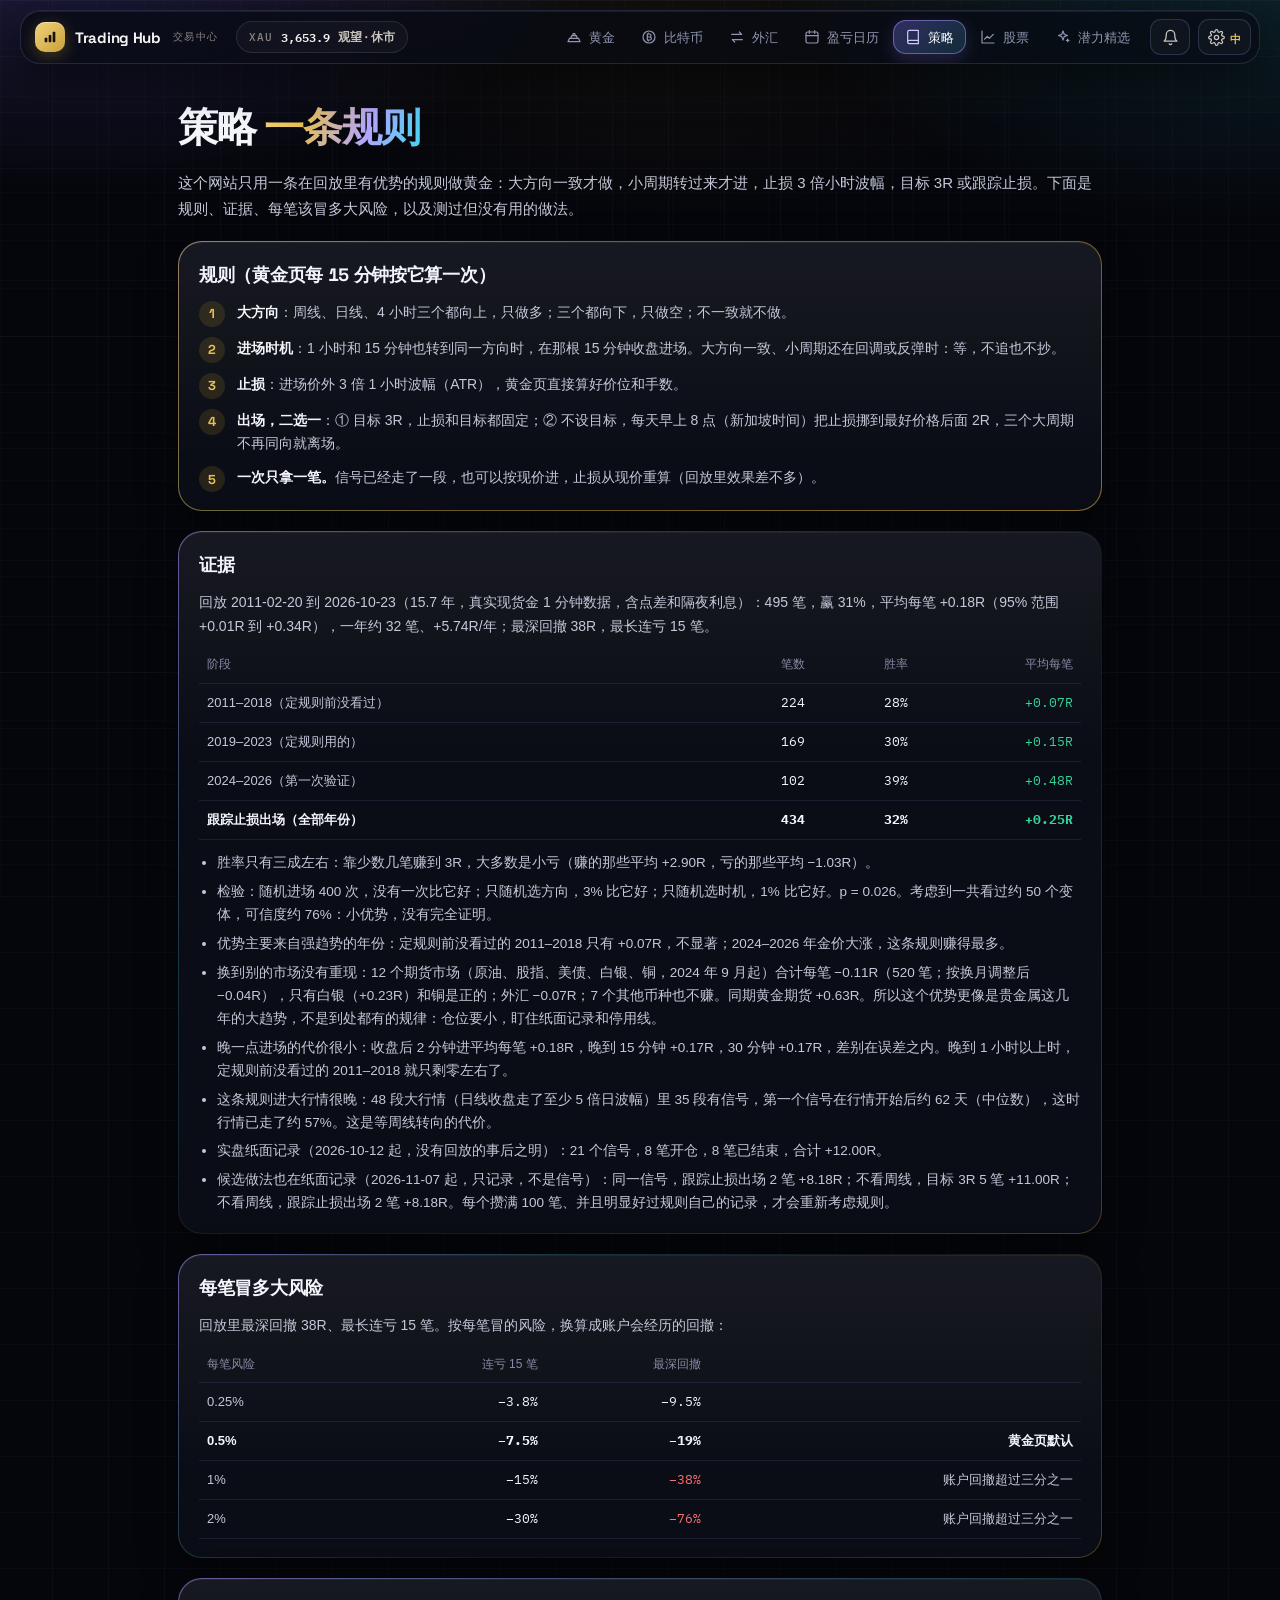
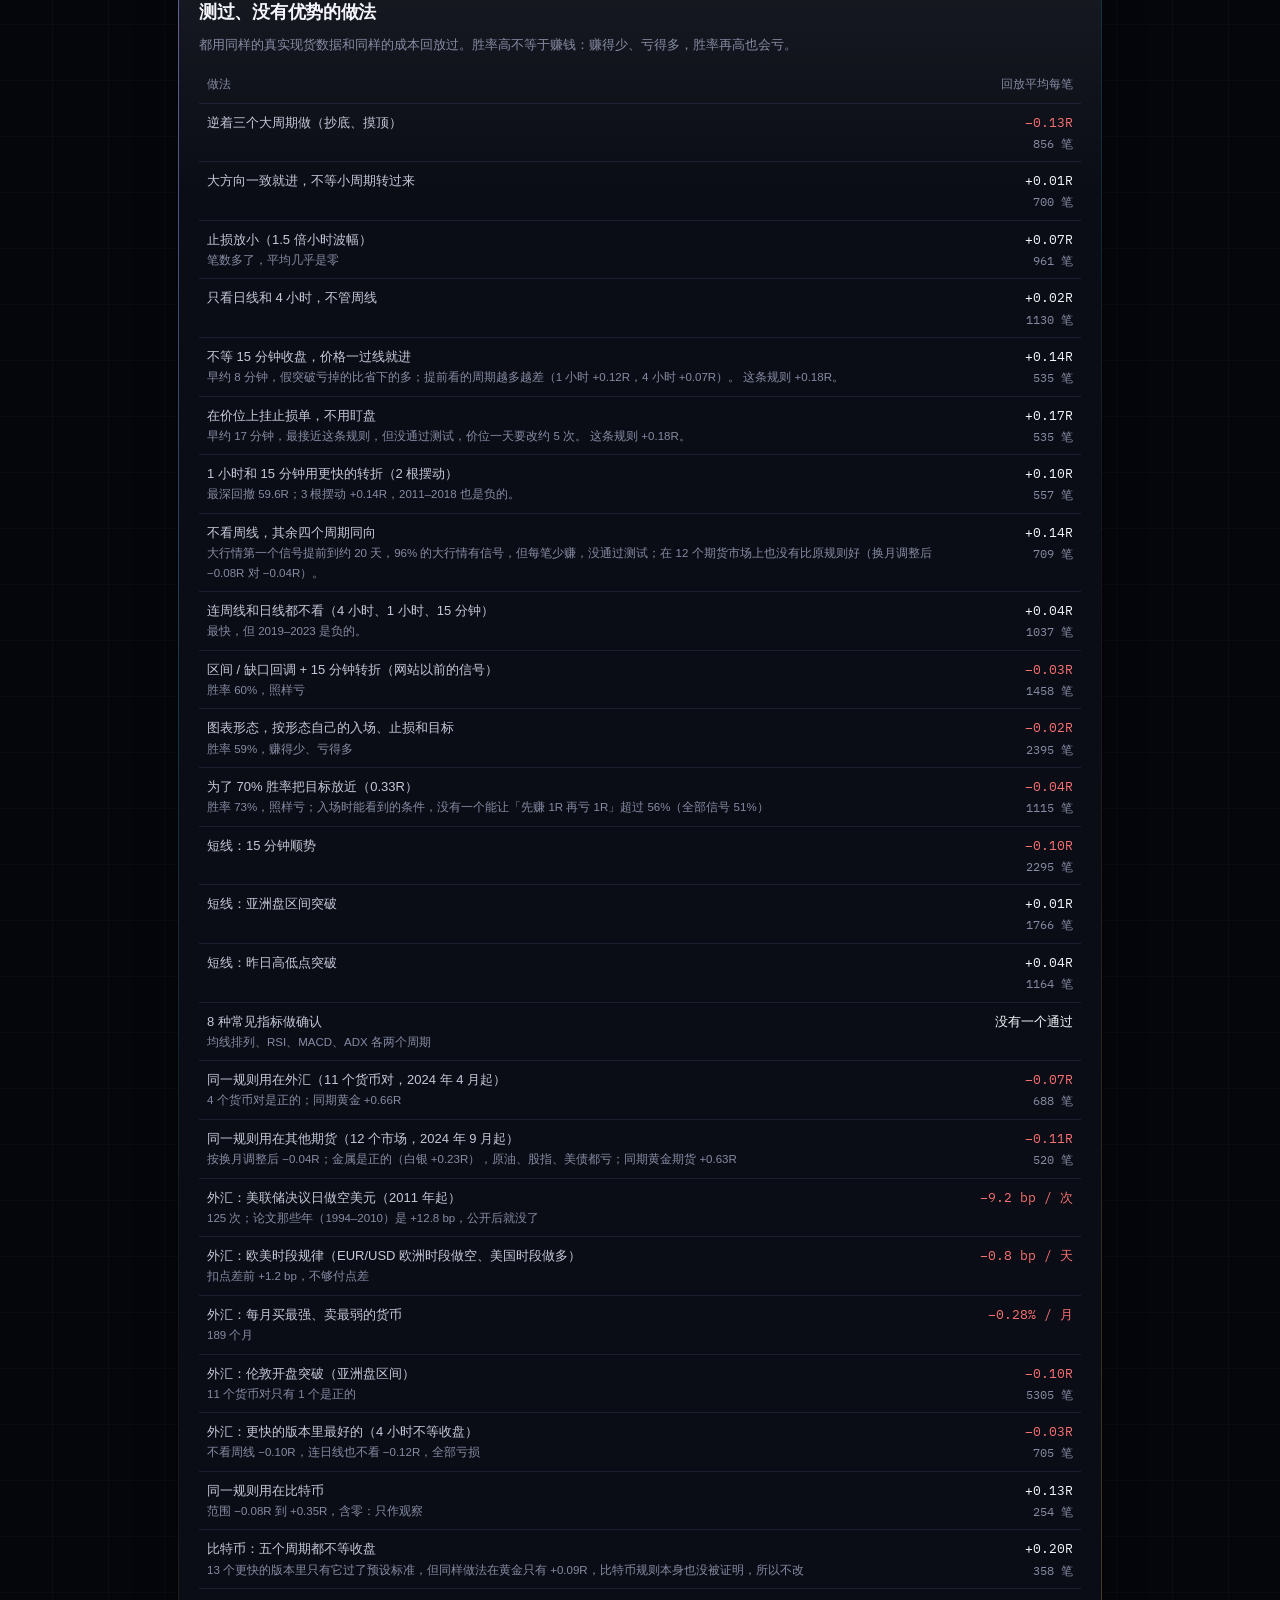
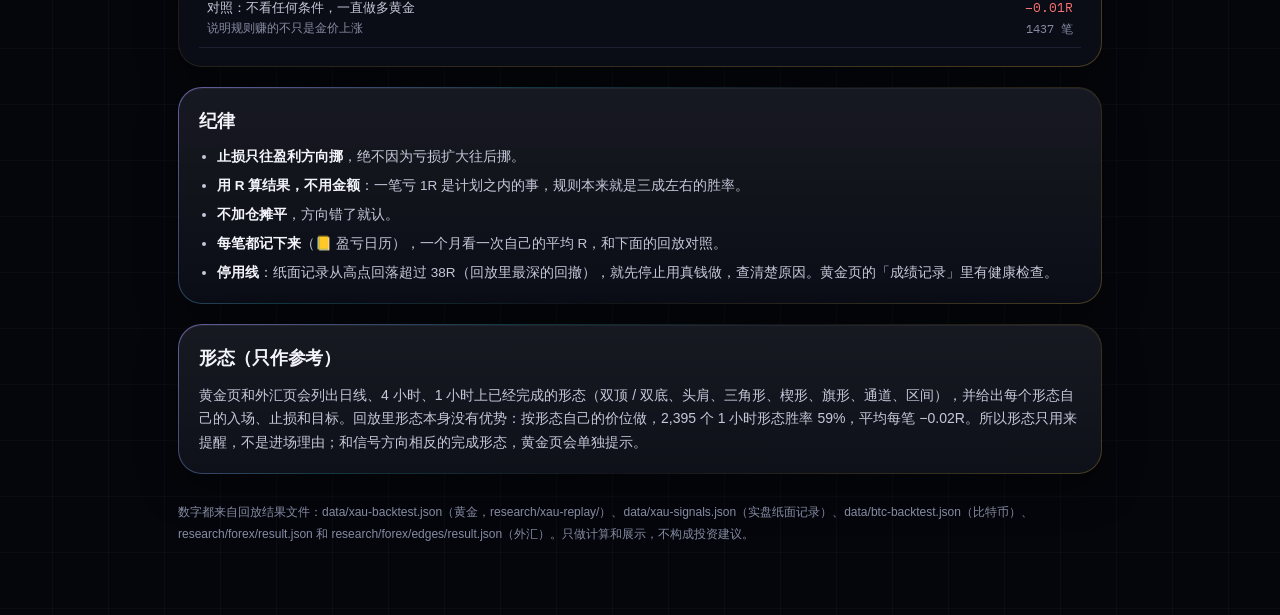
<file: strategy.html>
<!DOCTYPE html>
<html lang="zh">
<head>
<meta charset="UTF-8">
<meta name="viewport" content="width=device-width, initial-scale=1.0">
<meta name="i18n" content="en">
<meta name="i18n-title" content="Strategy · Trading Hub">
<script src="assets/i18n.js?v=2"></script>
<title>策略 · Trading Hub</title>
<link rel="manifest" href="manifest.webmanifest">
<meta name="theme-color" content="#0A0A0F">
<link rel="apple-touch-icon" href="assets/icon-192.png">
<link rel="icon" href="data:image/svg+xml,%3Csvg xmlns='http://www.w3.org/2000/svg' viewBox='0 0 32 32'%3E%3Ccircle cx='16' cy='16' r='11' fill='%23D4A72C'/%3E%3C/svg%3E">
<link rel="preconnect" href="https://fonts.googleapis.com">
<link rel="preconnect" href="https://fonts.gstatic.com" crossorigin>
<link rel="stylesheet" href="https://fonts.googleapis.com/css2?family=IBM+Plex+Mono:wght@400;500;600&family=Space+Grotesk:wght@400;500;600;700&display=swap" media="print" onload="this.media='all'">
<style>
:root{
  --gold:#D4A72C;--gold-lt:#E6BE55;--bear:#F87171;--bull:#34D399;
  --bg:#0A0A0F;--bg2:#15151C;--bg3:#1E1E27;--border:#282833;--text:#C9C4BD;--dim:#8A857E;--ink:#F6F5F3;
  --r-lg:22px;--r-md:14px;--r-sm:10px;--shadow-sm:0 1px 2px rgba(0,0,0,.5),0 2px 12px rgba(0,0,0,.35);
  --f-d:'Space Grotesk','Noto Sans SC',sans-serif;--f-m:'IBM Plex Mono',monospace;
}
*{box-sizing:border-box;margin:0;padding:0}
body{background:var(--bg);color:var(--text);font-family:'Noto Sans SC',sans-serif;font-size:14px;line-height:1.7;min-height:100vh;-webkit-font-smoothing:antialiased}
body::after{content:'';position:fixed;inset:0;z-index:-1;pointer-events:none;background-image:linear-gradient(rgba(255,255,255,.02) 1px,transparent 1px),linear-gradient(90deg,rgba(255,255,255,.02) 1px,transparent 1px);background-size:48px 48px}
a{color:var(--gold-lt)}
.mono{font-family:var(--f-m);font-variant-numeric:tabular-nums}
.navbar{position:sticky;top:0;z-index:50;display:flex;align-items:center;gap:6px;padding:12px 28px;background:rgba(10,10,15,.72);backdrop-filter:blur(16px) saturate(1.4);-webkit-backdrop-filter:blur(16px) saturate(1.4);border-bottom:1px solid var(--border);overflow-x:auto;scrollbar-width:none}
.navbar .brand{display:flex;align-items:center;gap:9px;font-family:var(--f-d);font-weight:700;font-size:15px;color:var(--ink);text-decoration:none;letter-spacing:-.3px;margin-right:auto;white-space:nowrap;flex:none}
.navbar .brand .dot{width:9px;height:9px;border-radius:50%;background:linear-gradient(135deg,#E8C96D,var(--gold));box-shadow:0 0 0 3px rgba(184,134,11,.15)}
.navbar a.nl{font-size:12.5px;color:var(--dim);text-decoration:none;padding:7px 13px;border-radius:999px;transition:all .18s;white-space:nowrap;flex:none}
.navbar a.nl:hover{color:var(--ink);background:var(--bg3)}
.navbar a.nl.on{color:var(--gold-lt);background:rgba(184,134,11,.10)}
.wrap{max-width:980px;margin:0 auto;padding:30px 28px 70px}
h1{font-family:var(--f-d);font-size:clamp(28px,4vw,40px);font-weight:700;color:var(--ink);letter-spacing:-1px}
h1 em{font-style:normal;color:var(--gold-lt)}
h2{font-family:var(--f-d);font-size:18px;color:var(--ink);letter-spacing:-.3px;margin-bottom:10px}
.lead{margin-top:8px;color:var(--text);font-size:15px}
.box{margin-top:20px;background:var(--bg2);border:1px solid var(--border);border-radius:var(--r-lg);padding:18px 20px;box-shadow:var(--shadow-sm)}
.box.key{border-color:rgba(212,167,44,.45)}
.steps{list-style:none;counter-reset:s;display:flex;flex-direction:column;gap:10px}
.steps li{counter-increment:s;display:grid;grid-template-columns:28px minmax(0,1fr);gap:10px;font-size:14px}
.steps li::before{content:counter(s);width:26px;height:26px;border-radius:50%;background:rgba(212,167,44,.14);color:var(--gold-lt);font:700 13px var(--f-d);display:flex;align-items:center;justify-content:center}
.steps b,.box p b,.box li b{color:var(--ink)}
.sub{font-size:13px;color:var(--dim);margin:-4px 0 10px}
.tab{width:100%;border-collapse:collapse;font-size:13px;margin-top:8px}
.tab th,.tab td{padding:8px 8px;border-bottom:1px solid var(--border);text-align:right;vertical-align:top}
.tab th{font-size:12px;color:var(--dim);font-weight:500;white-space:nowrap}
.tab td:first-child,.tab th:first-child{text-align:left}
.tab td.n{font-family:var(--f-m);white-space:nowrap;color:var(--ink)}
.tab tr.main td{color:var(--ink);font-weight:700}
.tab small{display:block;font-size:11.5px;color:var(--dim);font-weight:400}
.up{color:var(--bull)!important}.dn{color:var(--bear)!important}
.notes{margin-top:12px;display:flex;flex-direction:column;gap:6px;font-size:13.5px}
.notes li,.plain li{margin-left:18px}
.plain{display:flex;flex-direction:column;gap:6px;font-size:13.5px}
footer{margin-top:28px;font-size:12px;color:var(--dim);line-height:1.8}
@media(max-width:640px){
  .navbar{padding:10px 14px;-webkit-mask-image:linear-gradient(90deg,#000 calc(100% - 34px),transparent);mask-image:linear-gradient(90deg,#000 calc(100% - 34px),transparent);padding-right:38px}
  .navbar .brand{padding:6px 0}.navbar a.nl{padding:10px 13px}
  .wrap{padding:22px 16px 60px}
  .box{padding:15px 14px}
  .tab{font-size:12px}.tab th,.tab td{padding:7px 5px}
}
@media(max-width:640px){/* phones: the blurred backgrounds cost the most while scrolling and barely show on this dark page */
*{backdrop-filter:none!important;-webkit-backdrop-filter:none!important}.navbar,.secnav{background:#0A0A0F!important}.mesh::before,.mesh::after,.mesh .orb-violet{filter:none!important}}
/* the evidence arrives from data files a moment after the page: keep its room so the sections below do not jump */
#pf-seg:empty{display:block;min-height:194px}#pf-notes:empty{display:block;min-height:340px}
@media(max-width:640px){#pf-notes:empty{min-height:880px}}
</style>
<link rel="stylesheet" href="assets/site.css?v=13">
</head>
<body>
<nav class="navbar" aria-label="网站导航" data-en-label="Site navigation">
  <a class="brand" href="index.html"><span class="logo"><svg viewBox="0 0 24 24" aria-hidden="true"><rect x="4" y="13" width="4" height="7" rx="1.2" fill="#17130A"/><rect x="10" y="9" width="4" height="11" rx="1.2" fill="#17130A"/><rect x="16" y="4" width="4" height="16" rx="1.2" fill="#17130A"/></svg></span><span class="t">Trading Hub</span><small>交易中心</small></a>
  <a class="nl" href="report.html"><svg viewBox="0 0 24 24" aria-hidden="true"><path d="M3 19h18l-2.2-5H5.2z"/><path d="M7 14l1.6-4h6.8l1.6 4"/><path d="M10 10l.8-3h2.4l.8 3"/></svg>黄金</a>
  <a class="nl" href="btc.html"><svg viewBox="0 0 24 24" aria-hidden="true"><circle cx="12" cy="12" r="9"/><path d="M9.5 7.5v9M9.5 7.5h3.3a2.2 2.2 0 0 1 0 4.5H9.5M9.5 12h3.8a2.2 2.2 0 0 1 0 4.5H9.5M11 6v1.5M11 16.5V18"/></svg>比特币</a>
  <a class="nl" href="forex.html"><svg viewBox="0 0 24 24" aria-hidden="true"><path d="M4 8h15l-3.5-3.5M20 16H5l3.5 3.5"/></svg>外汇</a>
  <a class="nl" href="journal.html"><svg viewBox="0 0 24 24" aria-hidden="true"><rect x="3" y="4.5" width="18" height="16.5" rx="2.5"/><path d="M16 2.5v4M8 2.5v4M3 10h18"/></svg>盈亏日历</a>
  <a class="nl on" href="strategy.html" aria-current="page"><svg viewBox="0 0 24 24" aria-hidden="true"><path d="M4 19.5A2.5 2.5 0 0 1 6.5 17H20V2H6.5A2.5 2.5 0 0 0 4 4.5z"/><path d="M4 19.5A2.5 2.5 0 0 0 6.5 22H20v-5"/></svg>策略</a>
  <a class="nl" href="stocks.html"><svg viewBox="0 0 24 24" aria-hidden="true"><path d="M3 3v18h18"/><path d="m7 15 4-4 3 3 6-6"/></svg>股票</a>
  <a class="nl" href="potential.html"><svg viewBox="0 0 24 24" aria-hidden="true"><path d="M12 3l1.8 4.9 4.9 1.8-4.9 1.8L12 16.4l-1.8-4.9-4.9-1.8 4.9-1.8z"/><path d="M19 15v4M17 17h4"/></svg>潜力精选</a>
</nav>
<main class="wrap">
  <h1 data-en-html="Strategy &lt;em&gt;one rule&lt;/em&gt;">策略 <em>一条规则</em></h1>
  <p class="lead" data-en="This site trades gold with one rule, the one that showed an edge in the replay: trade only when the big trend agrees, enter when the small timeframes turn too, stop at 3 × the 1-hour ATR, target 3R or a trailing stop. Below: the rule, the evidence, how much to risk a trade, and the methods tested that did not work.">这个网站只用一条在回放里有优势的规则做黄金：大方向一致才做，小周期转过来才进，止损 3 倍小时波幅，目标 3R 或跟踪止损。下面是规则、证据、每笔该冒多大风险，以及测过但没有用的做法。</p>

  <section class="box key" aria-labelledby="h-rule">
    <h2 id="h-rule" data-en="The rule (the gold page works it out every 15 minutes)">规则（黄金页每 15 分钟按它算一次）</h2>
    <ol class="steps">
      <li><span data-en-html="&lt;b&gt;Big trend&lt;/b&gt;: weekly, daily and 4-hour all up, long only; all down, short only; not agreeing, no trade."><b>大方向</b>：周线、日线、4 小时三个都向上，只做多；三个都向下，只做空；不一致就不做。</span></li>
      <li><span data-en-html="&lt;b&gt;Entry&lt;/b&gt;: when the 1-hour and 15-min turn the same way too, enter at that 15-minute close. While the big trends agree and the small ones are still pulling back or bouncing: wait; do not chase or catch it."><b>进场时机</b>：1 小时和 15 分钟也转到同一方向时，在那根 15 分钟收盘进场。大方向一致、小周期还在回调或反弹时：等，不追也不抄。</span></li>
      <li><span data-en-html="&lt;b&gt;Stop&lt;/b&gt;: 3 × the 1-hour ATR beyond the entry; the gold page works out the price and the lots."><b>止损</b>：进场价外 3 倍 1 小时波幅（ATR），黄金页直接算好价位和手数。</span></li>
      <li><span data-en-html="&lt;b&gt;Exit, one of two&lt;/b&gt;: ① target 3R, stop and target both fixed; ② no target, each morning at 8 (Singapore time) move the stop to 2R behind the best price, and leave when the three big trends stop agreeing."><b>出场，二选一</b>：① 目标 3R，止损和目标都固定；② 不设目标，每天早上 8 点（新加坡时间）把止损挪到最好价格后面 2R，三个大周期不再同向就离场。</span></li>
      <li><span data-en-html="&lt;b&gt;One trade at a time.&lt;/b&gt; If the signal has already run, you can still enter at the price now with the stop worked out from there (about as good in the replay)."><b>一次只拿一笔。</b>信号已经走了一段，也可以按现价进，止损从现价重算（回放里效果差不多）。</span></li>
    </ol>
  </section>

  <section class="box" aria-labelledby="h-proof">
    <h2 id="h-proof" data-en="Evidence">证据</h2>
    <p id="pf-main" data-en="Reading the replay results…">读取回放结果…</p>
    <table class="tab" id="pf-seg"></table>
    <ul class="notes" id="pf-notes"></ul>
  </section>

  <section class="box" aria-labelledby="h-risk">
    <h2 id="h-risk" data-en="How much to risk a trade">每笔冒多大风险</h2>
    <p id="rk-main" data-en="Loading…">读取中…</p>
    <table class="tab" id="rk-tab"></table>
  </section>

  <section class="box" aria-labelledby="h-no">
    <h2 id="h-no" data-en="Tested, no edge">测过、没有优势的做法</h2>
    <p class="sub" data-en="All replayed on the same real spot data with the same costs. A high win rate is not the same as making money: winning small and losing big loses money however often you win.">都用同样的真实现货数据和同样的成本回放过。胜率高不等于赚钱：赚得少、亏得多，胜率再高也会亏。</p>
    <table class="tab" id="no-tab"></table>
  </section>

  <section class="box" aria-labelledby="h-disc">
    <h2 id="h-disc" data-en="Discipline">纪律</h2>
    <ul class="plain">
      <li data-en-html="&lt;b&gt;Only ever move the stop in your favour&lt;/b&gt;, never further away because a loss is growing."><b>止损只往盈利方向挪</b>，绝不因为亏损扩大往后挪。</li>
      <li data-en-html="&lt;b&gt;Count results in R, not money&lt;/b&gt;: losing 1R on a trade is part of the plan; the rule wins only about three times in ten."><b>用 R 算结果，不用金额</b>：一笔亏 1R 是计划之内的事，规则本来就是三成左右的胜率。</li>
      <li data-en-html="&lt;b&gt;Do not add to a loser&lt;/b&gt;; when the direction is wrong, accept it."><b>不加仓摊平</b>，方向错了就认。</li>
      <li data-en-html="&lt;b&gt;Log every trade&lt;/b&gt; (📒 P&amp;amp;L Journal) and once a month compare your average R with the replay below."><b>每笔都记下来</b>（📒 盈亏日历），一个月看一次自己的平均 R，和下面的回放对照。</li>
      <li id="disc-stop" data-en-html="&lt;b&gt;Stop line&lt;/b&gt;: when the paper record falls further from its peak than the replay's worst drawdown, stop trading it with real money and find out why. The gold page's «Record» has the health check."><b>停用线</b>：纸面记录从高点回落超过回放里最深的回撤，就先停止用真钱做，查清楚原因。黄金页的「成绩记录」里有健康检查。</li>
    </ul>
  </section>

  <section class="box" aria-labelledby="h-pat">
    <h2 id="h-pat" data-en="Patterns (reference only)">形态（只作参考）</h2>
    <p data-en-html="The gold and forex pages list the patterns finished on the daily, 4-hour and 1-hour (double tops and bottoms, head and shoulders, triangles, wedges, flags, channels, ranges), each with its own entry, stop and target. &lt;span id=&quot;pat-num&quot;&gt;In the replay patterns had no edge of their own.&lt;/span&gt; So patterns are reminders, not reasons to enter; a finished pattern against the signal gets its own note on the gold page.">黄金页和外汇页会列出日线、4 小时、1 小时上已经完成的形态（双顶 / 双底、头肩、三角形、楔形、旗形、通道、区间），并给出每个形态自己的入场、止损和目标。<span id="pat-num">回放里形态本身没有优势。</span>所以形态只用来提醒，不是进场理由；和信号方向相反的完成形态，黄金页会单独提示。</p>
  </section>
  <footer data-en="Every number comes from the replay result files: data/xau-backtest.json (gold, research/xau-replay/), data/xau-signals.json (live paper record), data/btc-backtest.json (Bitcoin), research/forex/result.json and research/forex/edges/result.json (forex). It only computes and shows; it is not investment advice.">数字都来自回放结果文件：data/xau-backtest.json（黄金，research/xau-replay/）、data/xau-signals.json（实盘纸面记录）、data/btc-backtest.json（比特币）、research/forex/result.json 和 research/forex/edges/result.json（外汇）。只做计算和展示，不构成投资建议。</footer>
</main>
<script src="assets/strategy-page.js?v=8"></script>
<script src="assets/site.js?v=7" defer></script>
</body>
</html>
</file>
<file: assets/site.css>
/* Trading Hub: the shared look, loaded last on every page so it wins over each page's own <style>.
   Theme "Aurora" (2026-11-15, owner: "totally change to more advance design ... more AI generation design and modern
   creative"): a deep blue-black ground under a violet and cyan aurora with a faint grid, cards with a hairline gradient
   edge (violet to cyan to gold), a floating navbar, titles that run from gold into the aurora. Gold stays the colour of
   price and of the rule's calls; violet and cyan are the chrome.
   Every page names its colours with the same variables (--bg, --bg2, --border, --gold …), so restating them here
   moves the whole site at once; the rest is the navbar, the background and the surfaces all pages share.
   Text and layout stay each page's own. No animation loops here (CLAUDE.md "Speed"). */
:root{
  --bg:#05060B;--bg2:#0B0D16;--bg3:#121522;--bg4:#1B1F30;
  --border:rgba(160,170,255,.11);--border-2:rgba(160,170,255,.2);--glass-brd:rgba(160,170,255,.13);
  --glass:rgba(11,13,22,.74);--glass-2:rgba(18,21,34,.62);
  --white:#F4F5FB;--ink:#F4F5FB;--text:#C4C8D8;--dim:#858BA3;
  --r-lg:24px;--r-md:18px;--r-sm:12px;
  --shadow-sm:inset 0 1px 0 rgba(255,255,255,.05),0 16px 40px rgba(0,0,0,.4);
  --shadow-md:inset 0 1px 0 rgba(255,255,255,.06),0 24px 60px rgba(0,0,0,.5);
  --ai:#A99BFF;--ai-2:#7C8CFF;--ai-3:#42D6F5;
  --grad-ai:linear-gradient(115deg,#B3A6FF 0%,#7C8CFF 45%,#42D6F5 100%);
  --edge:linear-gradient(140deg,rgba(169,155,255,.6),rgba(66,214,245,.24) 30%,rgba(255,255,255,.06) 56%,rgba(230,190,85,.3));
}
html{scroll-padding-top:86px}
body{background-color:var(--bg);background-image:radial-gradient(900px 540px at 6% -12%,rgba(124,108,240,.3),transparent 62%),radial-gradient(780px 500px at 98% -8%,rgba(66,214,245,.17),transparent 64%),radial-gradient(700px 400px at 52% -4%,rgba(230,190,85,.07),transparent 66%),linear-gradient(rgba(170,180,255,.032) 1px,transparent 1px),linear-gradient(90deg,rgba(170,180,255,.032) 1px,transparent 1px);background-repeat:no-repeat,no-repeat,no-repeat,repeat,repeat;background-size:100% 1200px,100% 1200px,100% 1200px,56px 56px,56px 56px;background-position:0 0,0 0,0 0,50% 0,50% 0;font-feature-settings:"tnum" 1}
/* the old decorative layers: orbs, noise and grid cost repaints and add little */
.mesh,body::before{display:none!important}
body::after{opacity:.8}
::selection{background:rgba(124,108,240,.45);color:#fff}
*{scrollbar-width:thin;scrollbar-color:rgba(255,255,255,.16) transparent}
::-webkit-scrollbar{width:10px;height:10px}
::-webkit-scrollbar-thumb{background:rgba(255,255,255,.14);border-radius:10px;border:2px solid var(--bg)}
::-webkit-scrollbar-track{background:transparent}
.topstrip{height:2px;background:linear-gradient(90deg,transparent,#8B7BFF 18%,#42D6F5 50%,#E6BE55 82%,transparent)}

/* ── navbar: one bar for the whole site ── */
.navbar{position:sticky;top:0;z-index:50;display:flex;align-items:center;gap:2px;padding:10px max(16px,calc((100% - 1240px) / 2 + 24px));background:rgba(7,7,11,.78);backdrop-filter:blur(18px) saturate(1.5);-webkit-backdrop-filter:blur(18px) saturate(1.5);border-bottom:1px solid rgba(255,255,255,.06);box-shadow:0 10px 30px rgba(0,0,0,.25)}
.navbar .brand{display:flex;align-items:center;gap:10px;font:700 15px/1 'Space Grotesk','Noto Sans SC',sans-serif;color:#F6F5F3;text-decoration:none;letter-spacing:-.3px;margin-right:auto;white-space:nowrap;flex-shrink:0;padding:4px 0}
.navbar .brand .dot{display:none}
.navbar .brand .logo{width:30px;height:30px;border-radius:10px;display:grid;place-items:center;background:linear-gradient(135deg,#F1D27A,#C9A03A);box-shadow:0 4px 16px rgba(212,167,44,.3),inset 0 1px 0 rgba(255,255,255,.4)}
.navbar .brand .logo svg{width:16px;height:16px}
.navbar .brand small{font:500 10px/1 'IBM Plex Mono',monospace;letter-spacing:1.4px;color:#8A857E;text-transform:uppercase;margin-left:2px}
.navbar a.nl{display:inline-flex;align-items:center;gap:7px;font:500 13px/1 'Noto Sans SC',sans-serif;color:#8A857E;text-decoration:none;padding:9px 12px;border-radius:11px;transition:color .15s,background .15s;white-space:nowrap}
.navbar a.nl svg{width:16px;height:16px;stroke:currentColor;fill:none;stroke-width:1.8;stroke-linecap:round;stroke-linejoin:round;flex:none}
.navbar a.nl:hover{color:#F6F5F3;background:rgba(255,255,255,.05)}
.navbar a.nl.on{color:#F6F5F3;background:linear-gradient(180deg,rgba(212,167,44,.16),rgba(212,167,44,.08));box-shadow:inset 0 0 0 1px rgba(212,167,44,.32)}
.navbar a.nl.on svg{color:#E6BE55}
@media(max-width:1100px){.navbar .brand small{display:none}}
@media(max-width:860px){.navbar{overflow-x:auto;scrollbar-width:none;padding:8px 14px;-webkit-mask-image:linear-gradient(90deg,#000 calc(100% - 34px),transparent);mask-image:linear-gradient(90deg,#000 calc(100% - 34px),transparent);padding-right:40px}.navbar::-webkit-scrollbar{display:none}.navbar a.nl{flex:none;padding:10px 12px;font-size:12.5px}.navbar .brand{flex:none;margin-right:8px}}
@media(max-width:640px){.navbar{background:#07070B!important}.navbar .brand .t{display:none}}

/* ── surfaces ── */
/* a card: a dark face with a soft sheen, and a 1px edge that runs violet, cyan, then gold (the edge is a second background
   under a transparent border; a page's own border-color on a variant still wins) */
.card,.tile,.box,.pick,.kp{background:linear-gradient(180deg,rgba(255,255,255,.05),rgba(255,255,255,0) 220px) padding-box,linear-gradient(var(--bg2),var(--bg2)) padding-box,var(--edge) border-box;border:1px solid transparent;border-radius:24px;box-shadow:var(--shadow-sm)}
.kp{border-radius:20px}
.card-head h2,.card h2{letter-spacing:-.25px}
button:focus-visible,a:focus-visible,input:focus-visible,select:focus-visible,textarea:focus-visible,summary:focus-visible{outline:2px solid #8B7BFF;outline-offset:2px}
.chip{border-radius:999px}
.disc,.disclaimer{color:#8A857E}

/* ── page titles: one typeface and one gold word everywhere ── */
h1{font-family:'Space Grotesk','Noto Sans SC',sans-serif;font-weight:700;letter-spacing:-1.2px}
h1 em{font-style:normal;background:linear-gradient(105deg,#F1D27A 0%,#E6BE55 26%,#B3A6FF 66%,#42D6F5 100%)!important;-webkit-background-clip:text!important;background-clip:text!important;-webkit-text-fill-color:transparent!important}
/* stocks and potential: the title block lines up with the content below it, like the other pages */
header.pg-head{max-width:1120px;margin:0 auto;text-align:left;padding:40px 24px 6px}
header.pg-head .eyebrow{letter-spacing:1.6px;font-size:10.5px;margin-bottom:14px}
header.pg-head .hdate{text-align:left}
@media(max-width:640px){header.pg-head{padding:26px 14px 4px}}

/* ── gold / Bitcoin answer panel: a dark card; the state shows in its border and one corner, not the whole fill ── */
.verdict{background:radial-gradient(110% 120% at 0% 0%,var(--vt,rgba(124,108,240,.12)),transparent 55%) padding-box,linear-gradient(180deg,rgba(255,255,255,.04),rgba(255,255,255,0) 220px) padding-box,linear-gradient(var(--bg2),var(--bg2)) padding-box,var(--edge) border-box;backdrop-filter:none;-webkit-backdrop-filter:none;border:1px solid var(--vb,transparent);border-radius:26px;box-shadow:inset 0 1px 0 rgba(255,255,255,.05),0 18px 50px rgba(0,0,0,.4)}
/* the old glow layer sat inside the panel and tinted all of it: the state glow is now a shadow outside */
.verdict::before{display:none}
.verdict.go{--vt:rgba(10,176,116,.15);--vb:rgba(10,176,116,.45);box-shadow:inset 0 1px 0 rgba(255,255,255,.05),0 0 0 4px rgba(10,176,116,.06),0 20px 60px rgba(10,176,116,.12),0 18px 50px rgba(0,0,0,.4)}
.verdict.ready,.verdict.wait{--vt:rgba(212,167,44,.13);--vb:rgba(212,167,44,.42);box-shadow:inset 0 1px 0 rgba(255,255,255,.05),0 0 0 4px rgba(212,167,44,.06),0 20px 60px rgba(212,167,44,.1),0 18px 50px rgba(0,0,0,.4)}

/* ── smoother loading: keep room for what arrives a moment later, so the page does not jump ── */
.verdict:has(#v-title .sk){min-height:1000px}
.verdict{align-content:start}   /* the reserved height while loading must not stretch the grid rows (the answer jumped up when they closed) */
#gold-bar:empty{min-height:210px;margin-bottom:22px;border-radius:16px;border:1px solid var(--border);background:linear-gradient(180deg,rgba(255,255,255,.035),rgba(255,255,255,.015))}
@media(max-width:860px){#gold-bar:empty{min-height:480px}}
@media(max-width:640px){#v-title:has(.sk){min-height:2.6em}#v-text:has(.sk){min-height:8.5em}.verdict:has(#v-title .sk){min-height:1800px}}

/* ── phones: nothing under 11px, and controls a finger can hit ── */
@media(max-width:640px){
  #price-sub,.g-at,.tfc .w,.tfg span,.fh,.f label em,.tk-nums .tk,.rrbar-l span,.eyebrow,.card-eyebrow,.disclaimer,.disclaimer strong,.stat .sd,.rl-item,.pick-id .tk,.g-k,.inp .unit{font-size:11px!important}
  .chartbox svg text{font-size:11px}
  .card-head .chip{white-space:normal;max-width:100%;line-height:1.45}
  button.q{position:relative}
  button.q::after{content:'';position:absolute;inset:-10px}
  input[type=checkbox],input[type=radio]{width:20px;height:20px;flex:none}
  .rv-chk{min-width:30px;min-height:30px}
  th>button{min-height:34px;min-width:32px}
  .srcs a{min-height:36px;display:inline-flex;align-items:center}
  .seg button{min-height:34px}
  #stale-note .row a{display:inline-flex;align-items:center;min-height:34px}
}

/* ── chart patterns drawn on their candles (assets/pattern-chart.js): gold, Bitcoin, forex ── */
.pc{position:relative}
.pc-svg{display:block;width:100%;height:auto;touch-action:pan-y}
.pc-svg .pc-lab{font:600 11px 'Noto Sans SC',sans-serif}
.pc-svg .pc-val{font:500 11px 'IBM Plex Mono',monospace}
.pc-svg .pc-ax{font:400 11px 'IBM Plex Mono',monospace;fill:#8A857E}
.pc-tip{position:absolute;top:2px;pointer-events:none;background:rgba(34,34,44,.96);border:1px solid rgba(255,255,255,.13);border-radius:8px;padding:5px 9px;font:500 11px/1.3 'IBM Plex Mono',monospace;color:#F6F5F3;white-space:nowrap;z-index:3}
.pc-leg{display:flex;flex-wrap:wrap;gap:4px 12px;margin-top:6px;font-size:11px;color:#8A857E}
.pc-leg i{display:inline-block;width:12px;height:3px;border-radius:2px;margin-right:5px;vertical-align:3px}
.pc-leg i.d{height:0;border-top:2px dashed;border-radius:0;background:none!important}
.v-pat{margin-top:18px;padding:14px;border-radius:18px;border:1px solid rgba(212,167,44,.24);background:linear-gradient(180deg,rgba(212,167,44,.06),rgba(212,167,44,.01))}
.v-pat .vp-h{display:flex;align-items:center;justify-content:space-between;gap:8px;flex-wrap:wrap;margin-bottom:8px}
.v-pat .vp-k{font:600 12px/1.3 'Space Grotesk','Noto Sans SC',sans-serif;color:#F6F5F3;display:flex;align-items:center;gap:7px}
.v-pat .vp-k i{font:600 10px/1 'IBM Plex Mono',monospace;letter-spacing:1px;color:#C2A055;border:1px solid rgba(212,167,44,.35);border-radius:999px;padding:3px 7px;font-style:normal}
.v-pat .vp-tabs{display:flex;gap:5px;flex-wrap:wrap}
.v-pat .vp-tabs button{border:1px solid rgba(255,255,255,.13);background:rgba(255,255,255,.03);color:#C9C4BD;font:500 11.5px/1 'Noto Sans SC',sans-serif;padding:7px 10px;border-radius:999px;cursor:pointer}
.v-pat .vp-tabs button[aria-pressed="true"]{border-color:rgba(212,167,44,.6);background:rgba(212,167,44,.14);color:#E6BE55}
.v-pat .vp-s{font-size:12.5px;line-height:1.65;color:#C9C4BD;margin:2px 0 6px}
.v-pat .vp-s b{color:#F6F5F3}
.v-pat .vp-s .up{color:#34D399}.v-pat .vp-s .dn{color:#F87171}
.v-pat .vp-plan{font:500 12px/1.6 'IBM Plex Mono',monospace;color:#C9C4BD;margin-top:8px}
.v-pat .vp-n{font-size:11.5px;line-height:1.65;color:#8A857E;margin-top:6px}
.v-pat .vp-none{font-size:12.5px;color:#8A857E;line-height:1.7}
.v-pat .vp-live{font-size:12px;line-height:1.65;color:#C4C8D8;margin:8px 0 0;padding:8px 10px;border-radius:10px;background:rgba(255,255,255,.035)}
.v-pat .vp-live b{color:#F4F5FB;font-family:'IBM Plex Mono',monospace;font-weight:600}
.v-pat .vp-dot{display:inline-block;width:7px;height:7px;border-radius:50%;background:#858BA3;margin-right:7px;vertical-align:1px}
.v-pat .vp-dot.on{background:#34D399;box-shadow:0 0 0 3px rgba(52,211,153,.18);animation:vpPulse 1.8s ease-in-out infinite}
@keyframes vpPulse{50%{box-shadow:0 0 0 6px rgba(52,211,153,0)}}
.pc-svg .pc-now{font-weight:600}
.pc-svg .pc-ring{animation:pcRing 1.8s ease-out infinite;transform-box:fill-box;transform-origin:center}
@keyframes pcRing{0%{opacity:.7;transform:scale(.6)}100%{opacity:0;transform:scale(1.5)}}
@media(prefers-reduced-motion:reduce){.v-pat .vp-dot.on,.pc-svg .pc-ring{animation:none}}
.fx-pr .pc{margin:8px 0 4px}
@media(max-width:640px){.v-pat{padding:12px 10px}.v-pat .vp-tabs button{min-height:34px}.pc-leg{font-size:11px}}

/* ── settings: the gear in the navbar, its panel, and back to top (assets/site.js) ── */
.nav-gear{display:inline-flex;align-items:center;justify-content:center;gap:5px;margin-left:6px;height:36px;min-width:36px;padding:0 9px;border-radius:11px;border:1px solid rgba(255,255,255,.1);background:rgba(255,255,255,.03);color:#C9C4BD;cursor:pointer;flex:none}
.nav-gear:hover{color:#F6F5F3;border-color:rgba(212,167,44,.45)}
.nav-gear svg{width:17px;height:17px;stroke:currentColor;fill:none;stroke-width:1.8;stroke-linecap:round;stroke-linejoin:round}
.nav-gear .nav-lang{font:600 11px/1 'IBM Plex Mono',monospace;color:#E6BE55}
.nav-bell{position:relative;display:inline-flex;align-items:center;justify-content:center;margin-left:6px;height:36px;width:40px;border-radius:11px;border:1px solid rgba(255,255,255,.1);background:rgba(255,255,255,.03);color:#C9C4BD;cursor:pointer;flex:none}
.nav-bell:hover{color:#F6F5F3;border-color:rgba(212,167,44,.45)}
.nav-bell svg{width:17px;height:17px;stroke:currentColor;fill:none;stroke-width:1.8;stroke-linecap:round;stroke-linejoin:round}
.nav-bell .nav-bd{display:none;position:absolute;left:6px;bottom:6px;width:7px;height:7px;border-radius:50%;background:#6B6F80;box-shadow:0 0 0 2px #0A0C15}.nav-bell.mk .nav-bd{display:block}.nav-bell.on .nav-bd{background:#34D399}
.nav-bell .nav-bn{position:absolute;top:-5px;right:-5px;min-width:18px;height:18px;padding:0 5px;border-radius:999px;background:#EF4444;color:#fff;font:700 11px/18px 'IBM Plex Mono',monospace;text-align:center;box-sizing:border-box}.nav-bell .nav-bn[hidden]{display:none}
@media(max-width:860px){.navbar .brand{order:0}.nav-bell{order:1;margin:0 6px 0 0}.nav-gear{order:1;margin:0 6px 0 0}.navbar a.nl{order:2}}
.set-panel{position:fixed;right:max(16px,calc((100% - 1240px) / 2 + 24px));z-index:80;width:min(340px,calc(100vw - 32px));padding:16px;border-radius:18px;border:1px solid rgba(255,255,255,.12);background:rgba(16,16,22,.98);box-shadow:0 24px 60px rgba(0,0,0,.6);color:#C9C4BD}
@media(max-width:860px){.set-panel{left:16px;right:auto}}
.set-h{display:flex;align-items:center;justify-content:space-between;margin-bottom:12px}
.set-h b{font:700 15px/1 'Space Grotesk','Noto Sans SC',sans-serif;color:#F6F5F3}
.set-x{width:34px;height:34px;border-radius:10px;border:1px solid rgba(255,255,255,.1);background:transparent;color:#8A857E;font-size:18px;line-height:1;cursor:pointer}
.set-k{font:500 11px/1 'IBM Plex Mono',monospace;letter-spacing:1.4px;text-transform:uppercase;color:#8A857E;margin-bottom:8px}
.set-langs{display:grid;gap:6px}
.set-lang{display:grid;grid-template-columns:auto minmax(0,1fr) auto;align-items:center;gap:10px;padding:12px;border-radius:12px;border:1px solid rgba(255,255,255,.08);background:rgba(255,255,255,.025);color:#C9C4BD;cursor:pointer;text-align:left;font:inherit;min-height:44px}
.set-lang:hover{border-color:rgba(212,167,44,.45)}
.set-lang .dot{width:16px;height:16px;border-radius:50%;border:2px solid rgba(255,255,255,.25)}
.set-lang[aria-checked="true"]{border-color:rgba(212,167,44,.6);background:rgba(212,167,44,.1)}
.set-lang[aria-checked="true"] .dot{border-color:#E6BE55;background:radial-gradient(circle,#E6BE55 42%,transparent 48%)}
.set-lang b{font:600 13.5px/1.2 'Noto Sans SC',sans-serif;color:#F6F5F3}
.set-lang small{font-size:11px;color:#8A857E}
.set-note{font-size:11.5px;line-height:1.7;color:#8A857E;margin-top:12px}
.to-top{position:fixed;left:16px;bottom:calc(16px + env(safe-area-inset-bottom));z-index:55;width:44px;height:44px;border-radius:14px;border:1px solid rgba(255,255,255,.13);background:rgba(23,23,31,.94);color:#E6BE55;display:grid;place-items:center;cursor:pointer;opacity:0;pointer-events:none;transform:translateY(8px);transition:opacity .2s,transform .2s;box-shadow:0 10px 30px rgba(0,0,0,.45)}
.to-top.on{opacity:1;pointer-events:auto;transform:none}
.to-top svg{width:20px;height:20px;stroke:currentColor;fill:none;stroke-width:2.2;stroke-linecap:round;stroke-linejoin:round}
/* English chosen on a page that has no English version yet */
.lang-note{display:flex;align-items:center;justify-content:center;gap:6px 12px;flex-wrap:wrap;padding:9px 16px;font-size:12.5px;color:#C9C4BD;background:rgba(124,108,240,.1);border-bottom:1px solid rgba(169,155,255,.25);text-align:center}
.lang-note button{border:1px solid rgba(169,155,255,.4);background:rgba(124,108,240,.15);color:#D3CBFF;font:600 12px/1 'Noto Sans SC',sans-serif;padding:8px 12px;border-radius:999px;cursor:pointer;min-height:32px}

/* pages cross-fade into each other where the browser supports it (Chrome 126+, Safari 18.2+) */
@view-transition{navigation:auto}
::view-transition-old(root),::view-transition-new(root){animation-duration:.16s}
@media(prefers-reduced-motion:reduce){::view-transition-old(root),::view-transition-new(root){animation:none}}

/* gold's answer in the navbar on the pages that do not show it themselves (assets/site.js); wide screens only */
.nav-pill{display:none}
@media(min-width:1200px){
  .navbar.has-pill .brand{margin-right:0}
  .nav-pill{display:inline-flex;align-items:center;gap:8px;margin:0 auto 0 16px;height:32px;padding:0 12px;border-radius:999px;border:1px solid rgba(255,255,255,.1);background:rgba(255,255,255,.03);text-decoration:none;white-space:nowrap;font:500 12px/1 'IBM Plex Mono',monospace;color:#C9C4BD;transition:border-color .15s,background .15s}
  .nav-pill:hover{background:rgba(255,255,255,.06);border-color:rgba(255,255,255,.2)}
  .nav-pill .k{color:#8A857E;letter-spacing:1px;font-size:11px}
  .nav-pill b{color:#F6F5F3;font-weight:600;font-variant-numeric:tabular-nums}
  .nav-pill .s{font-family:'Space Grotesk','Noto Sans SC',sans-serif;font-weight:600}
  .nav-pill .s.up{color:#34D399}.nav-pill .s.dn{color:#F87171}
  .nav-pill.go{border-color:rgba(52,211,153,.35);background:rgba(52,211,153,.06)}
  .nav-pill.ready{border-color:rgba(212,167,44,.35);background:rgba(212,167,44,.06)}
}

/* ── Aurora: the navbar floats as an island; the open page is lit in violet and cyan ── */
.navbar{top:10px;margin:10px auto 0;width:min(1240px,calc(100% - 24px));padding:7px 8px 7px 14px;border:1px solid rgba(160,170,255,.17);border-radius:20px;background:rgba(9,11,19,.76);box-shadow:inset 0 1px 0 rgba(255,255,255,.07),0 14px 44px rgba(0,0,0,.5)}
.navbar a.nl{border-radius:13px;color:#9096AE}
.navbar a.nl.on{color:#fff;background:linear-gradient(135deg,rgba(124,108,240,.36),rgba(66,214,245,.16));box-shadow:inset 0 0 0 1px rgba(169,155,255,.48),0 6px 18px rgba(124,108,240,.24)}
.navbar a.nl.on svg{color:#CFC8FF}
.nav-gear,.nav-bell{border-color:rgba(160,170,255,.2)}
.gnav,.secnav{top:calc(var(--navh,54px) + 14px)}
@media(max-width:860px){.navbar{top:8px;margin-top:8px;width:calc(100% - 16px);border-radius:16px;padding:6px 40px 6px 10px}}
@media(max-width:640px){.navbar{background:#0A0C15!important}}
</file>
<file: assets/stocks-live.css>
/* Styles for the parts of stocks.html that assets/stocks-live.js builds from data/quotes.js:
   the data-freshness bar, the review table, and the price line on each stock card. */

/* ── data freshness ── */
.fresh{display:flex;align-items:center;gap:8px 14px;flex-wrap:wrap;padding:11px 16px;margin-bottom:18px;border-radius:var(--r-md);border:1px solid var(--border);background:var(--bg2);font-size:12px;color:var(--text);line-height:1.6}
.fresh .dot{width:8px;height:8px;border-radius:50%;background:var(--bull);box-shadow:0 0 0 3px rgba(52,211,153,.18);flex-shrink:0}
.fresh.old{border-color:rgba(212,167,44,.4);background:rgba(212,167,44,.06)}
.fresh.old .dot{background:var(--gold-lt);box-shadow:0 0 0 3px rgba(212,167,44,.2)}
.fresh.none{border-color:rgba(248,113,113,.35);background:rgba(248,113,113,.05)}
.fresh.none .dot{background:var(--bear);box-shadow:0 0 0 3px rgba(248,113,113,.18)}
.fresh b{color:var(--ink);font-weight:600}
.fresh .sep{color:var(--bg4)}
.fresh .when{margin-left:auto;color:var(--dim);font-size:11px}

/* ── review section ── */
.rv{background:var(--bg2);border:1px solid var(--border);border-radius:var(--r-lg);padding:22px 24px;box-shadow:var(--shadow-sm);margin-bottom:18px}
.rv-head{display:flex;align-items:baseline;justify-content:space-between;gap:8px 18px;flex-wrap:wrap;margin-bottom:6px}
.rv h2{font-family:'Space Grotesk','Noto Sans SC',sans-serif;font-size:19px;font-weight:700;color:var(--ink);letter-spacing:-.4px}
.rv h2 small{font-size:12px;font-weight:500;color:var(--dim);margin-left:8px}
.rv-intro{font-size:12.5px;color:var(--dim);line-height:1.75;margin-bottom:16px;max-width:90ch}
.rv-hi{display:grid;grid-template-columns:repeat(4,minmax(0,1fr));gap:10px;margin-bottom:16px}
.rv-hc{display:grid;gap:3px;text-align:left;background:var(--bg3);border:1px solid var(--border);border-radius:var(--r-md);padding:12px 14px;cursor:pointer;transition:border-color .15s,transform .15s;color:inherit;font:inherit;min-width:0}
.rv-hc:hover{border-color:rgba(184,134,11,.5);transform:translateY(-1px)}
.rv-hc .hk{font-size:11px;color:var(--dim)}
.rv-hc .hn{font-size:13.5px;font-weight:600;color:var(--ink);white-space:nowrap;overflow:hidden;text-overflow:ellipsis}
.rv-hc .hv{font-family:'Space Grotesk',sans-serif;font-size:18px;font-weight:700;letter-spacing:-.3px}
.rv-hc .hv.up{color:var(--bull)} .rv-hc .hv.down{color:var(--bear)} .rv-hc .hv.gold{color:var(--gold-lt)}
.rv-bar{display:flex;align-items:center;gap:8px 14px;flex-wrap:wrap;margin-bottom:12px}
.rv-seg{display:inline-flex;gap:3px;padding:3px;border:1px solid var(--border);border-radius:999px;background:var(--bg3)}
.rv-seg button{border:0;background:transparent;color:var(--dim);font:600 12px/1 'Space Grotesk','Noto Sans SC',sans-serif;padding:8px 13px;border-radius:999px;cursor:pointer;white-space:nowrap}
.rv-seg button:hover{color:var(--ink)}
.rv-seg button[aria-pressed="true"]{background:var(--bg2);color:var(--ink);box-shadow:0 0 0 1px var(--border-2) inset}
.rv-prog{margin-left:auto;display:flex;align-items:center;gap:10px;font-size:12px;color:var(--dim)}
.rv-prog .track{width:90px;height:5px;border-radius:999px;background:var(--bg4);overflow:hidden}
.rv-prog .track i{display:block;height:100%;background:linear-gradient(90deg,var(--gold),var(--amber));border-radius:999px;transition:width .25s}
.rv-prog button{border:1px solid var(--border);background:transparent;color:var(--dim);font-size:11px;padding:5px 10px;border-radius:999px;cursor:pointer}
.rv-prog button:hover{color:var(--ink);border-color:var(--border-2)}
.rv-wrap{overflow-x:auto;margin:0 -8px;padding:0 8px}
.rv-t{width:100%;border-collapse:collapse;min-width:640px}
.rv-t th{font-size:11.5px;font-weight:500;color:var(--dim);text-align:right;padding:8px 10px;border-bottom:1px solid var(--border);white-space:nowrap;user-select:none}
.rv-t th.l{text-align:left}
.rv-t th button{border:0;background:transparent;color:inherit;font:inherit;cursor:pointer;padding:2px 0}
.rv-t th button:hover{color:var(--ink)}
.rv-t th[aria-sort] button{color:var(--gold-lt)}
.rv-t td{padding:11px 10px;border-bottom:1px solid var(--border);text-align:right;vertical-align:middle;font-size:12.5px;white-space:nowrap}
.rv-t tbody tr{cursor:pointer;transition:background .12s}
.rv-t tbody tr:hover{background:rgba(255,255,255,.025)}
.rv-t tbody tr:last-child td{border-bottom:0}
.rv-t tbody tr.seen td{opacity:.55}
.rv-t tbody tr.seen td.c-chk{opacity:1}
.rv-t td.l{text-align:left;white-space:normal}
.rv-t .num{font-family:'IBM Plex Mono',monospace;font-variant-numeric:tabular-nums}
.rv-t .up{color:var(--bull)} .rv-t .down{color:var(--bear)} .rv-t .flat{color:var(--dim)}
.rv-nm{display:flex;align-items:center;gap:9px;min-width:0}
.rv-nm .fl{font-size:15px;flex-shrink:0}
.rv-nm b{display:block;font-size:13px;font-weight:600;color:var(--ink);line-height:1.35}
.rv-nm .sub{display:block;font-size:11px;color:var(--dim);line-height:1.4}
.rv-nm .ty{display:inline-block;font-size:10px;font-weight:600;padding:1px 7px;border-radius:999px;margin-left:6px;vertical-align:1px}
.rv-nm .ty.growth{color:var(--bull);background:rgba(52,211,153,.10)} .rv-nm .ty.divi{color:var(--gold-lt);background:rgba(212,167,44,.12)}
.rv-px b{display:block;font-family:'Space Grotesk',sans-serif;font-size:14px;font-weight:700;color:var(--ink)}
.rv-pos{display:inline-flex;align-items:center;gap:8px}
.rv-pos .t{position:relative;width:70px;height:5px;border-radius:999px;background:var(--bg4)}
.rv-pos .t i{position:absolute;top:-3px;width:3px;height:11px;border-radius:2px;background:var(--gold-lt);transform:translateX(-50%)}
.rv-pos .w{font-size:11px;color:var(--dim);width:30px;text-align:left}
.rv-sc{display:inline-flex;align-items:center;justify-content:center;min-width:34px;font-family:'Space Grotesk',sans-serif;font-size:13px;font-weight:700;padding:3px 8px;border-radius:8px;background:var(--bg3);color:var(--ink)}
.rv-sc.a{background:rgba(52,211,153,.14);color:var(--bull)} .rv-sc.b{background:rgba(212,167,44,.14);color:var(--gold-lt)} .rv-sc.c{background:rgba(248,113,113,.12);color:var(--bear)}
.rv-chk{width:22px;height:22px;border-radius:50%;border:1px solid var(--border-2);background:var(--bg3);color:var(--bull);font-size:12px;font-weight:700;cursor:pointer;display:inline-flex;align-items:center;justify-content:center;padding:0}
.rv-chk[aria-pressed="true"]{background:rgba(52,211,153,.16);border-color:rgba(52,211,153,.45)}
.rv-note{font-size:11.5px;color:var(--dim);line-height:1.75;margin-top:14px}
.rv-empty{padding:18px 10px;text-align:center;color:var(--dim);font-size:12.5px}
@media(max-width:900px){.rv-hi{grid-template-columns:repeat(2,minmax(0,1fr))}.rv-t .c-ytd,.rv-t .c-risk{display:none}}
@media(max-width:640px){.rv{padding:18px 14px}.rv-t{min-width:540px}.rv-t .c-m1,.rv-t .c-pos .t{display:none}.rv-t td,.rv-t th{padding:10px 6px}.rv-nm{min-width:150px}.rv-nm .fl{display:none}.rv-prog{margin-left:0;width:100%}.rv-note::before{content:"表格可以左右滑动。";color:var(--gold-dk)}}

/* ── price line on each stock card, and on the US glance cards ── */
.px-row{display:flex;align-items:baseline;gap:6px 14px;flex-wrap:wrap;margin:2px 0 8px;font-size:11.5px;color:var(--dim)}
.px-row b{font-family:'Space Grotesk',sans-serif;font-size:16px;font-weight:700;color:var(--ink);letter-spacing:-.2px}
.px-row .pc{font-family:'IBM Plex Mono',monospace;font-weight:600}
.px-row .pc.up{color:var(--bull)} .px-row .pc.down{color:var(--bear)} .px-row .pc.flat{color:var(--neut)}
.stock.flash{animation:stockflash 1.6s ease}
@keyframes stockflash{0%,60%{background:rgba(212,167,44,.12);box-shadow:0 0 0 8px rgba(212,167,44,.12);border-radius:8px}100%{background:transparent;box-shadow:none}}
.deep-fresh{font-size:11px;color:var(--dim);margin-top:10px;line-height:1.6}
</file>
